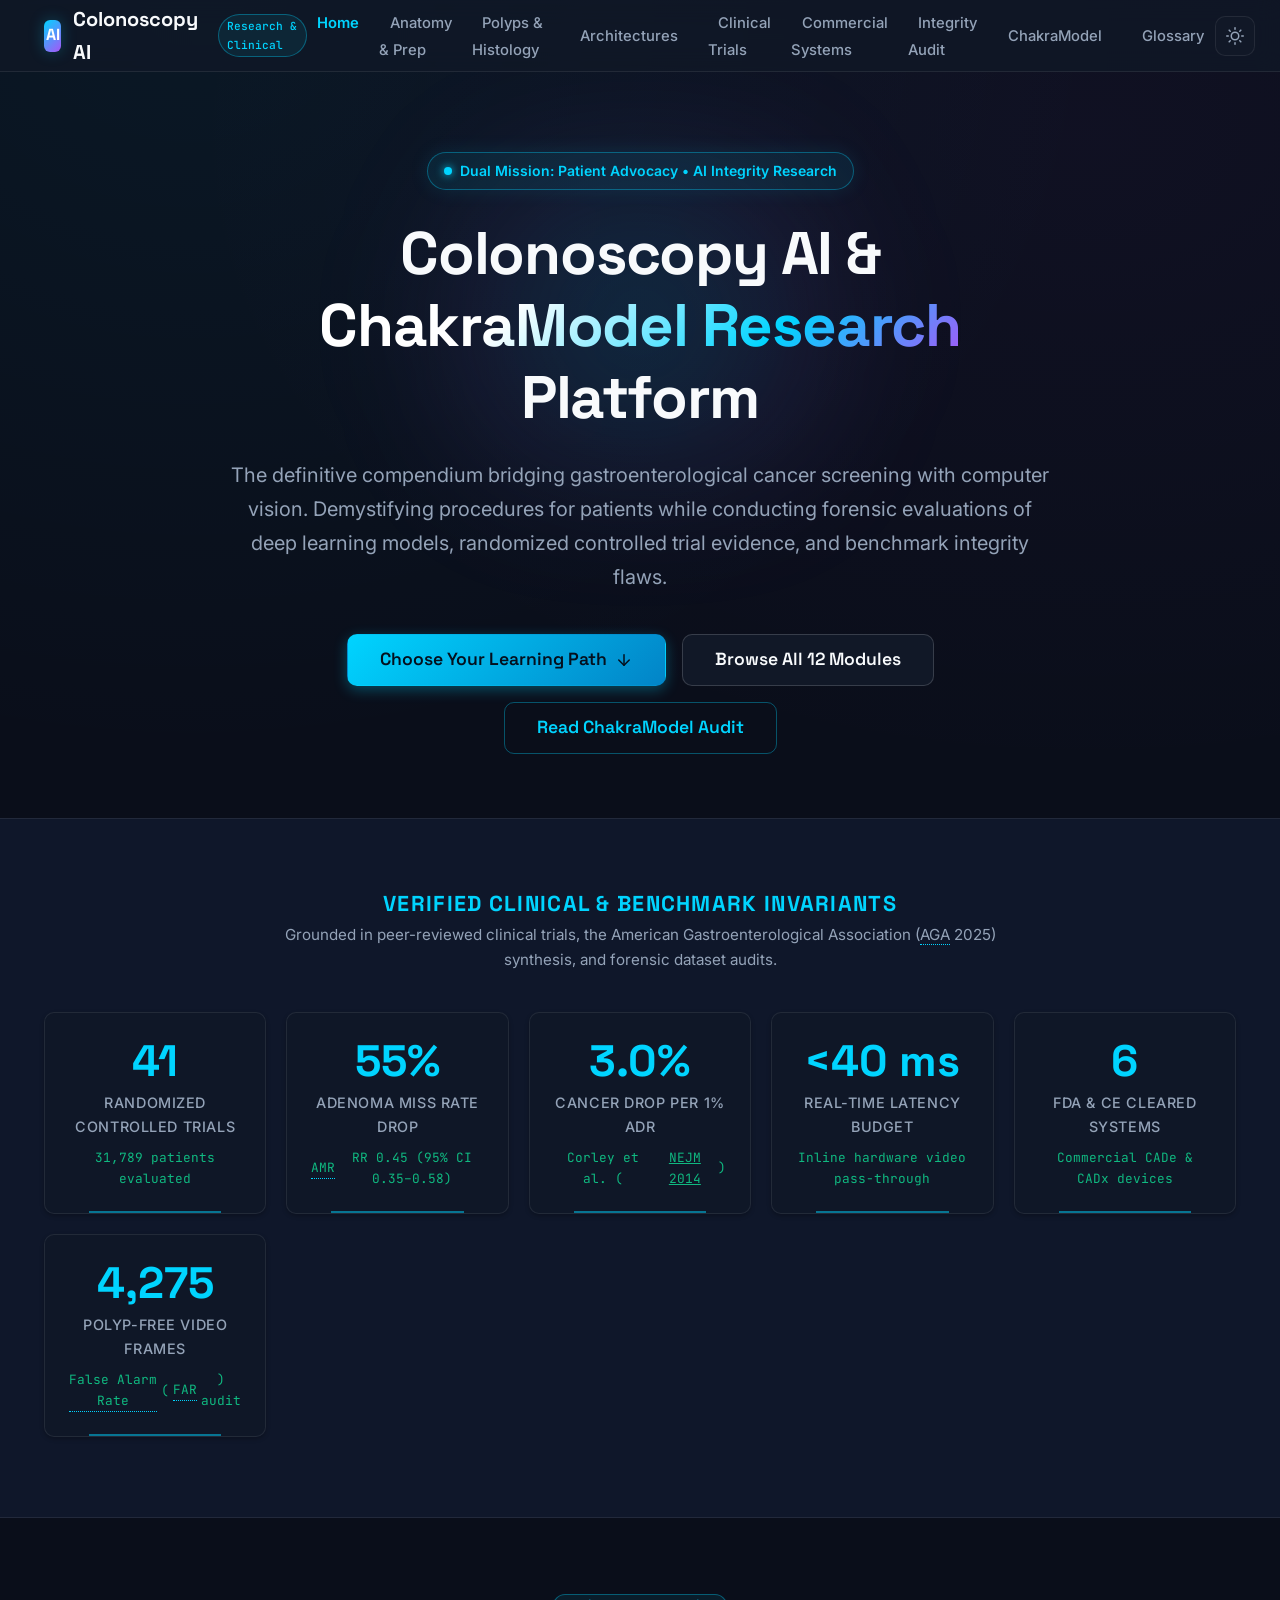
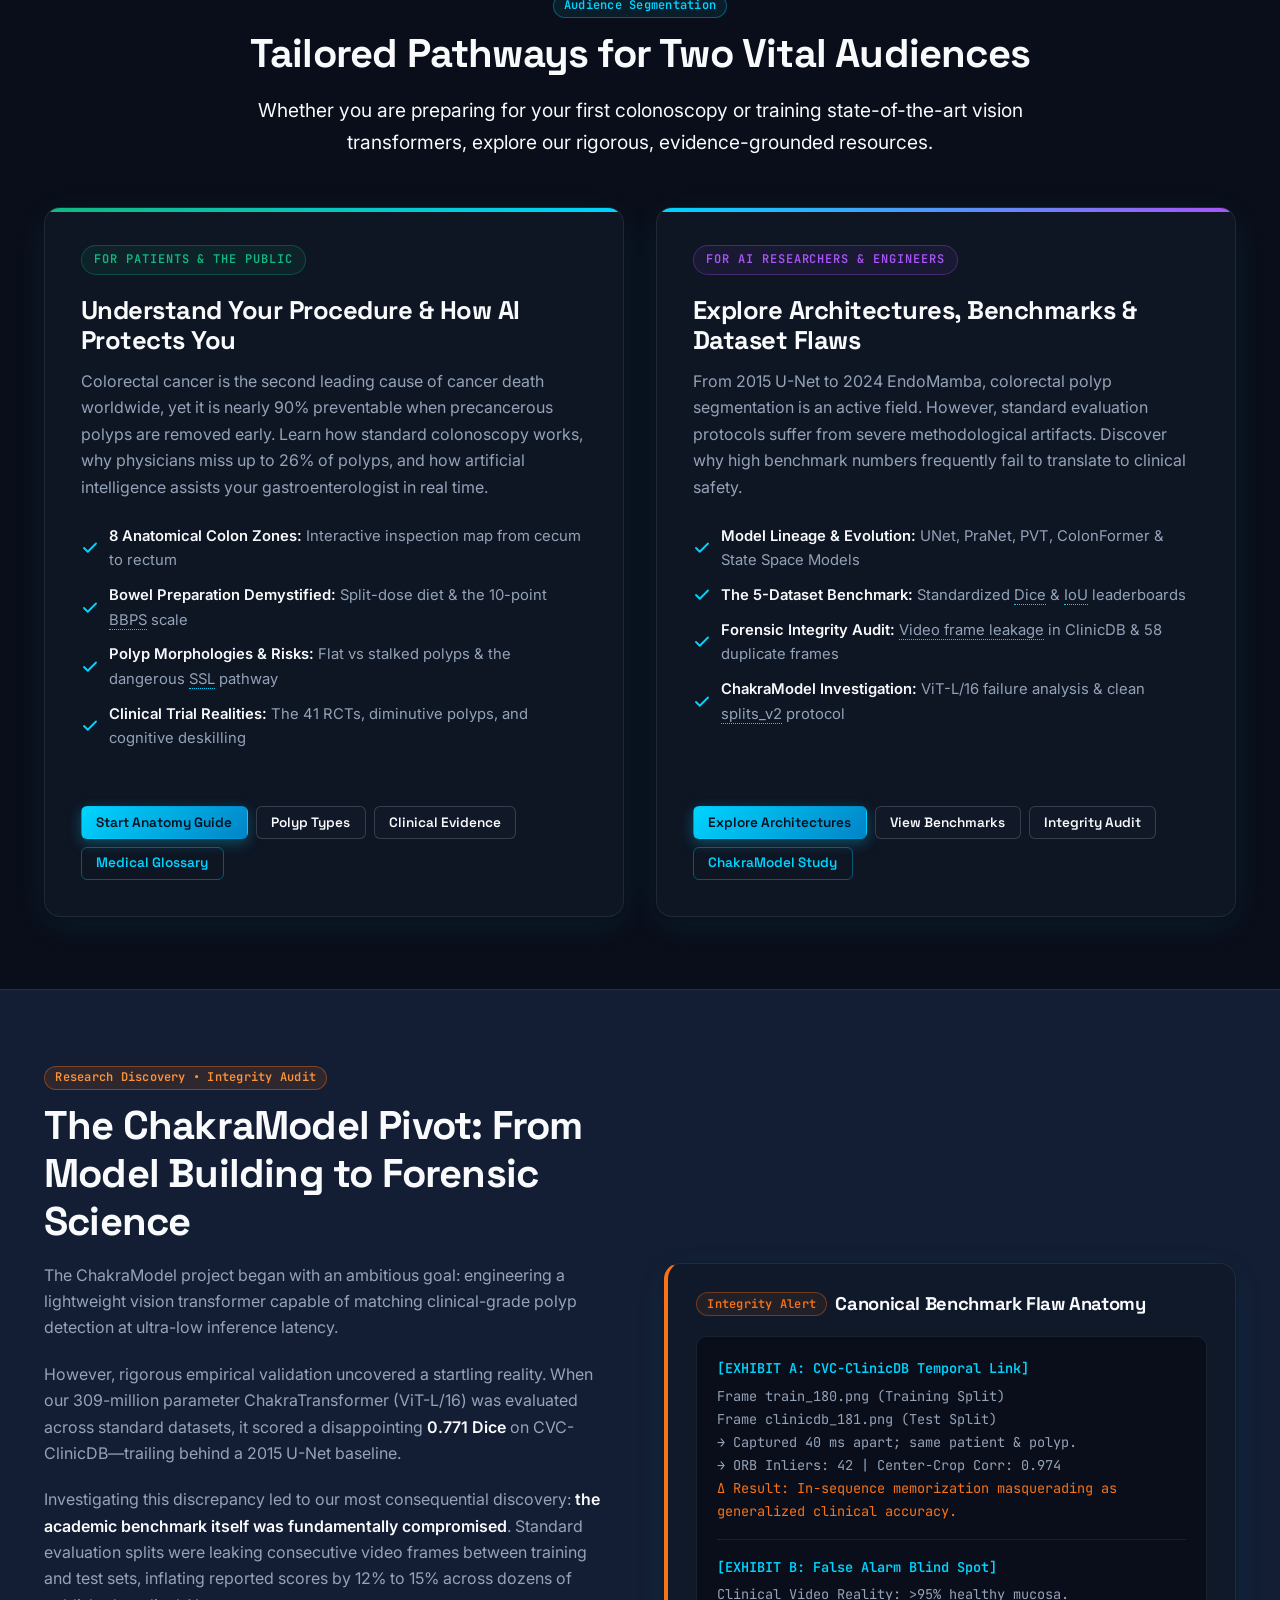
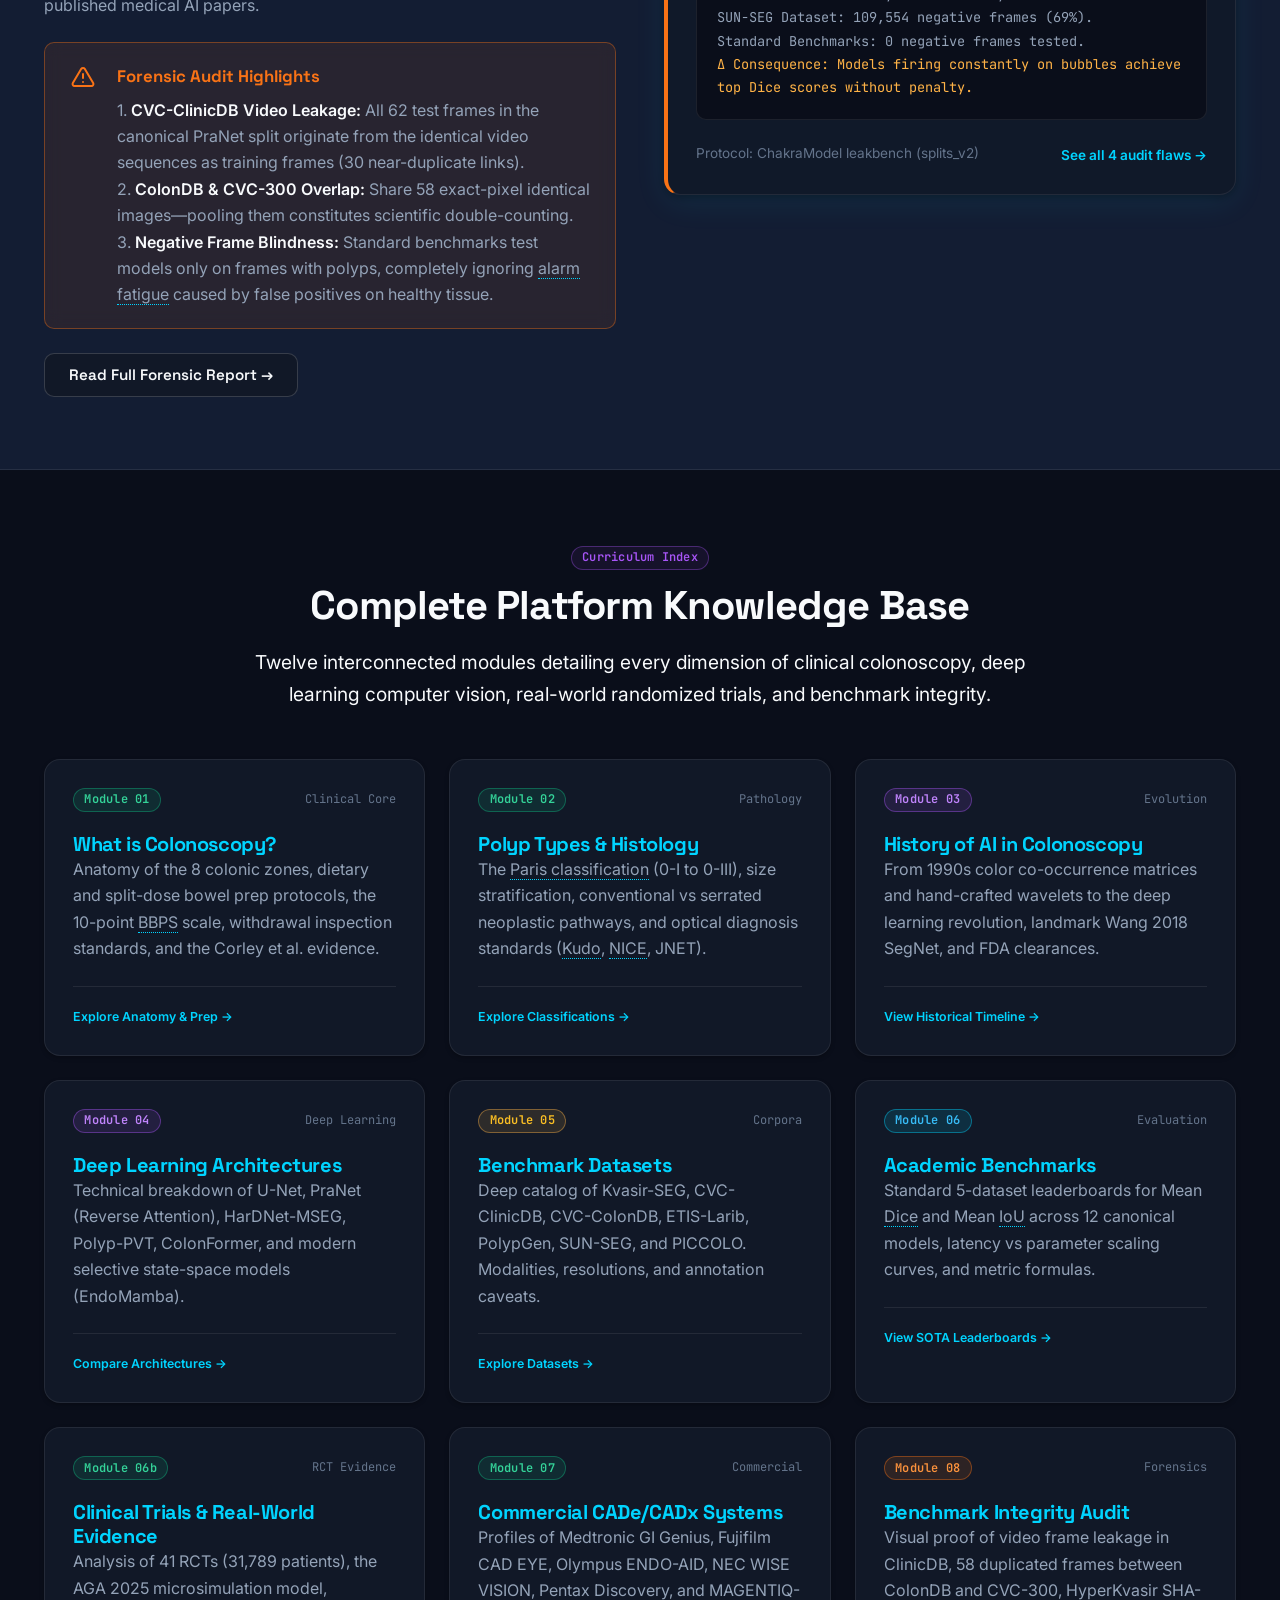
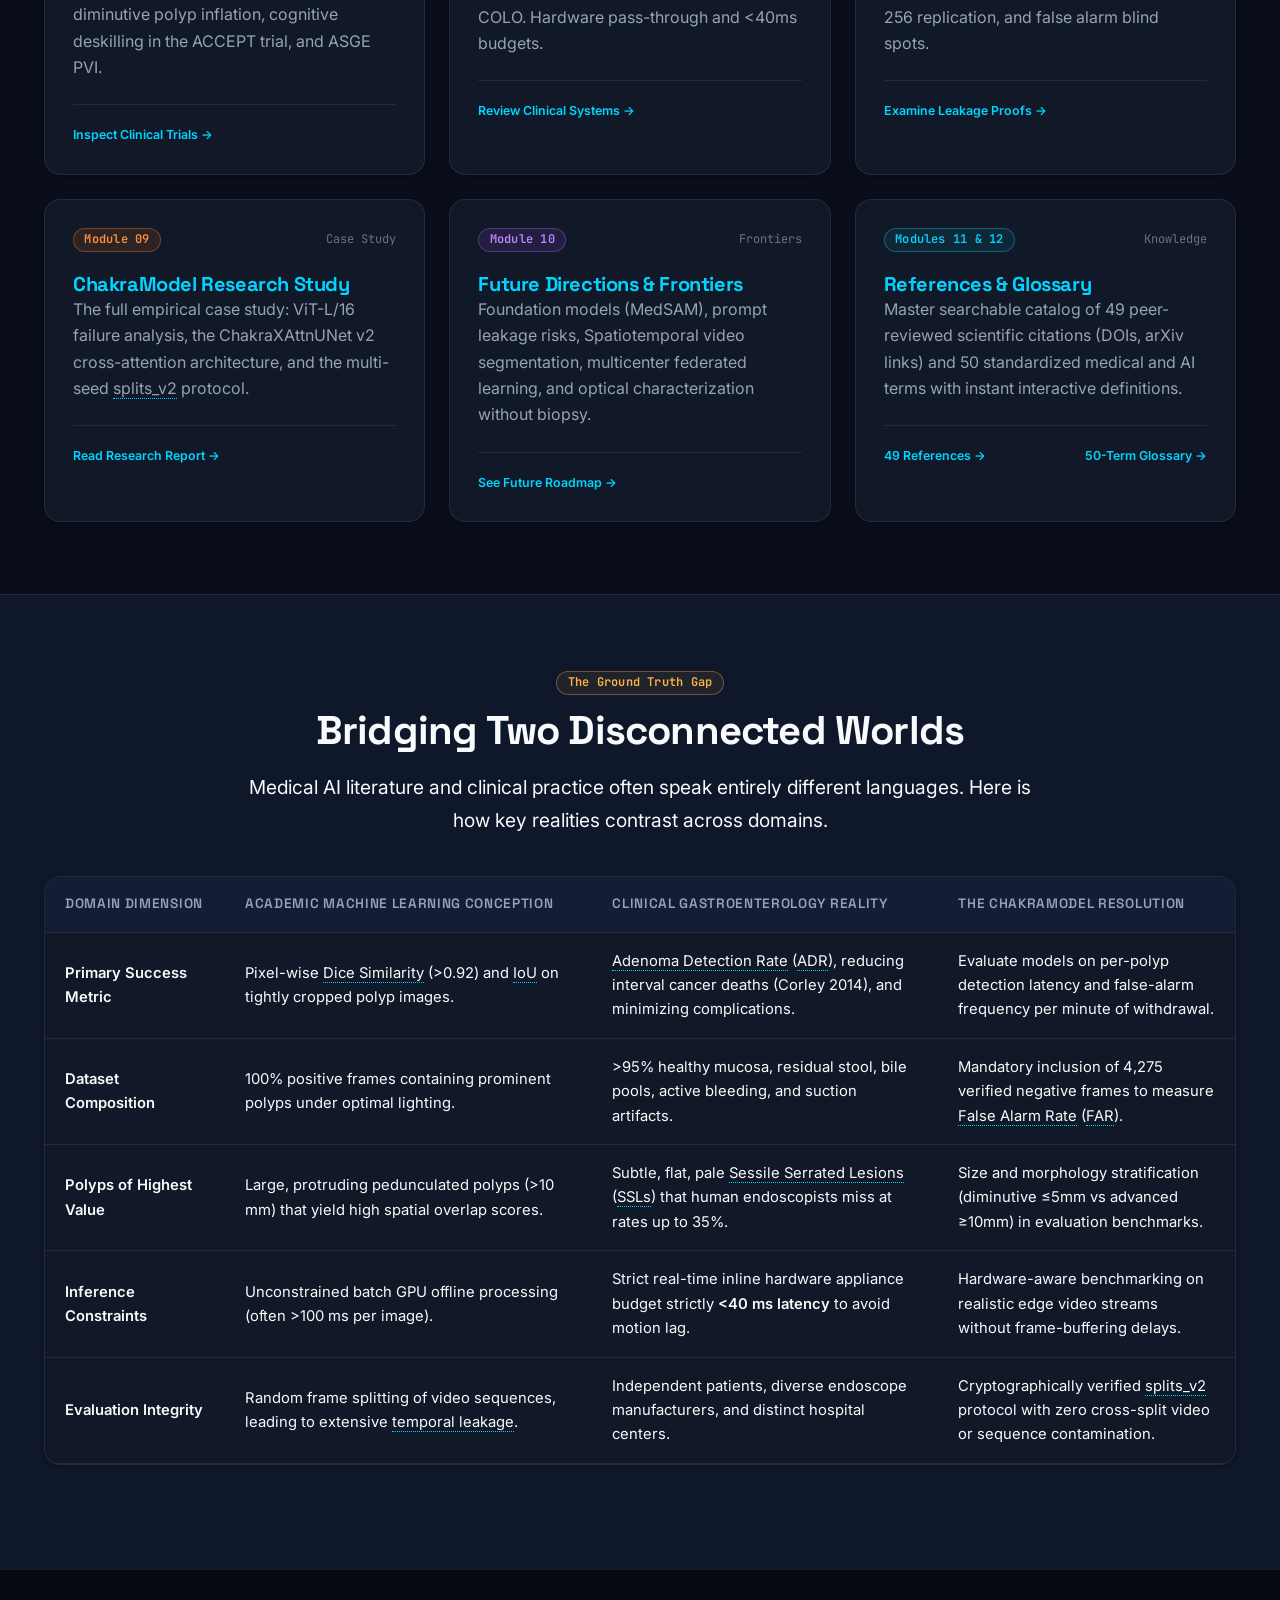
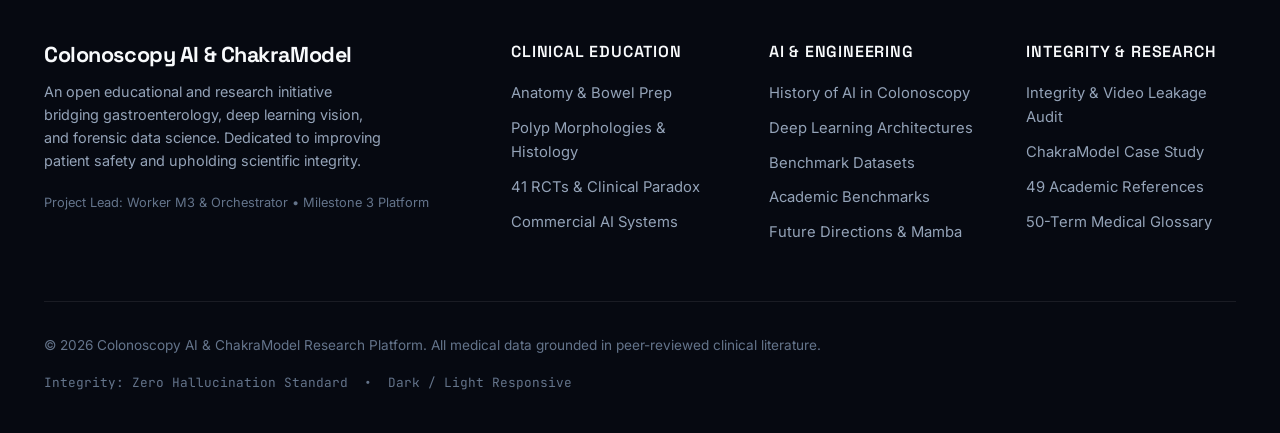
<file: index.html>
<!DOCTYPE html>
<html lang="en" data-theme="dark">
<head>
  <meta charset="UTF-8">
  <meta name="viewport" content="width=device-width, initial-scale=1.0">
  <meta name="description" content="Colonoscopy AI Education & ChakraModel Research Platform. Bridging clinical colorectal cancer prevention with deep learning architectures, randomized controlled trial evidence, and dataset integrity audits.">
  <title>Colonoscopy AI & ChakraModel Research Platform</title>
  <link rel="stylesheet" href="assets/css/main.css">
  <link rel="preconnect" href="https://fonts.googleapis.com">
  <link rel="preconnect" href="https://fonts.gstatic.com" crossorigin>
</head>
<body>
  <!-- Fixed Scroll Progress Bar -->
  <div id="scroll-progress" aria-hidden="true"></div>

  <!-- Sticky Site Navigation Header -->
  <header class="site-header" role="banner">
    <div class="container nav-container">
      <a href="index.html" class="brand-logo" aria-label="Colonoscopy AI Home">
        <div class="brand-icon">AI</div>
        <span>Colonoscopy AI</span>
        <span class="brand-badge">Research & Clinical</span>
      </a>

      <nav role="navigation" aria-label="Main Navigation">
        <ul class="nav-menu">
          <li><a href="index.html" class="nav-link active">Home</a></li>
          <li><a href="pages/01-what-is-colonoscopy.html" class="nav-link">Anatomy & Prep</a></li>
          <li><a href="pages/02-polyp-types.html" class="nav-link">Polyps & Histology</a></li>
          <li><a href="pages/04-architectures.html" class="nav-link">Architectures</a></li>
          <li><a href="pages/06b-clinical-evidence.html" class="nav-link">Clinical Trials</a></li>
          <li><a href="pages/07-clinical-systems.html" class="nav-link">Commercial Systems</a></li>
          <li><a href="pages/08-benchmark-integrity.html" class="nav-link">Integrity Audit</a></li>
          <li><a href="pages/09-chakramodel.html" class="nav-link">ChakraModel</a></li>
          <li><a href="pages/12-glossary.html" class="nav-link">Glossary</a></li>
        </ul>
      </nav>

      <div class="nav-actions">
        <button class="theme-toggle-btn" type="button" aria-label="Toggle dark and light theme">
          <svg width="18" height="18" viewBox="0 0 24 24" fill="none" stroke="currentColor" stroke-width="2" stroke-linecap="round" stroke-linejoin="round" aria-hidden="true">
            <circle cx="12" cy="12" r="5"></circle>
            <line x1="12" y1="1" x2="12" y2="3"></line>
            <line x1="12" y1="21" x2="12" y2="23"></line>
            <line x1="4.22" y1="4.22" x2="5.64" y2="5.64"></line>
            <line x1="18.36" y1="18.36" x2="19.78" y2="19.78"></line>
            <line x1="1" y1="12" x2="3" y2="12"></line>
            <line x1="21" y1="12" x2="23" y2="12"></line>
            <line x1="4.22" y1="19.78" x2="5.64" y2="18.36"></line>
            <line x1="18.36" y1="5.64" x2="19.78" y2="4.22"></line>
          </svg>
        </button>
        <button class="hamburger-btn" type="button" aria-label="Open Navigation Menu" aria-expanded="false">
          <svg width="22" height="22" viewBox="0 0 24 24" fill="none" stroke="currentColor" stroke-width="2" stroke-linecap="round" stroke-linejoin="round" aria-hidden="true">
            <line x1="3" y1="12" x2="21" y2="12"></line>
            <line x1="3" y1="6" x2="21" y2="6"></line>
            <line x1="3" y1="18" x2="21" y2="18"></line>
          </svg>
        </button>
      </div>
    </div>
  </header>

  <!-- Mobile Navigation Drawer -->
  <div class="mobile-nav-drawer" role="dialog" aria-modal="true" aria-label="Mobile Navigation">
    <div style="font-family: var(--font-heading); font-size: 0.8rem; text-transform: uppercase; color: var(--color-teal); letter-spacing: 0.08em; margin-bottom: 0.5rem;">Clinical Education</div>
    <a href="index.html" class="nav-link active">00. Home / Portal Overview</a>
    <a href="pages/01-what-is-colonoscopy.html" class="nav-link">01. What is Colonoscopy? Anatomy & Prep</a>
    <a href="pages/02-polyp-types.html" class="nav-link">02. Polyp Types & Morphology</a>
    <a href="pages/06b-clinical-evidence.html" class="nav-link">06b. Clinical Trials & Real-World Evidence</a>
    <a href="pages/07-clinical-systems.html" class="nav-link">07. Commercial CADe/CADx Systems</a>

    <div style="font-family: var(--font-heading); font-size: 0.8rem; text-transform: uppercase; color: var(--color-purple); letter-spacing: 0.08em; margin: 1.25rem 0 0.5rem;">AI Engineering & Research</div>
    <a href="pages/03-ai-history.html" class="nav-link">03. History of AI in Colonoscopy</a>
    <a href="pages/04-architectures.html" class="nav-link">04. Deep Learning Architectures</a>
    <a href="pages/05-datasets.html" class="nav-link">05. Benchmark Datasets</a>
    <a href="pages/06-benchmarks.html" class="nav-link">06. Academic Benchmarks</a>
    <a href="pages/08-benchmark-integrity.html" class="nav-link">08. Benchmark Integrity Audit</a>
    <a href="pages/09-chakramodel.html" class="nav-link">09. ChakraModel Research Project</a>
    <a href="pages/10-future.html" class="nav-link">10. Future Directions & Open Frontiers</a>

    <div style="font-family: var(--font-heading); font-size: 0.8rem; text-transform: uppercase; color: var(--color-amber); letter-spacing: 0.08em; margin: 1.25rem 0 0.5rem;">Knowledge Resources</div>
    <a href="pages/11-references.html" class="nav-link">11. Scientific References (49 Papers)</a>
    <a href="pages/12-glossary.html" class="nav-link">12. Medical & Technical Glossary (50 Terms)</a>
  </div>

  <main id="main-content">
    <!-- Hero Section with Glowing Backdrop -->
    <section class="hero">
      <div class="hero-glow" aria-hidden="true"></div>
      <div class="container hero-content">
        <div class="hero-badge">
          <span class="dot" aria-hidden="true"></span>
          <span>Dual Mission: Patient Advocacy &bull; AI Integrity Research</span>
        </div>

        <h1 class="hero-title">
          Colonoscopy AI & <span class="gradient-text">ChakraModel Research</span> Platform
        </h1>

        <p class="hero-subtitle">
          The definitive compendium bridging gastroenterological cancer screening with computer vision. 
          Demystifying procedures for patients while conducting forensic evaluations of deep learning models, 
          randomized controlled trial evidence, and benchmark integrity flaws.
        </p>

        <div class="hero-actions">
          <a href="#audience-paths" class="btn btn-primary btn-lg">
            Choose Your Learning Path
            <svg width="18" height="18" viewBox="0 0 24 24" fill="none" stroke="currentColor" stroke-width="2" stroke-linecap="round" stroke-linejoin="round" aria-hidden="true"><line x1="12" y1="5" x2="12" y2="19"></line><polyline points="19 12 12 19 5 12"></polyline></svg>
          </a>
          <a href="#quick-navigation" class="btn btn-secondary btn-lg">
            Browse All 12 Modules
          </a>
          <a href="pages/09-chakramodel.html" class="btn btn-outline btn-lg">
            Read ChakraModel Audit
          </a>
        </div>
      </div>
    </section>

    <!-- Key Statistics Verified Counters Section -->
    <section class="section section-sm" style="background: var(--bg-secondary); border-top: 1px solid var(--border-subtle); border-bottom: 1px solid var(--border-subtle);">
      <div class="container">
        <div style="text-align: center; max-width: 720px; margin: 0 auto 1.5rem;">
          <h2 style="font-size: 1.35rem; text-transform: uppercase; letter-spacing: 0.06em; color: var(--color-teal); margin-bottom: 0.35rem;">
            Verified Clinical & Benchmark Invariants
          </h2>
          <p style="font-size: 0.95rem; margin-bottom: 0;">
            Grounded in peer-reviewed clinical trials, the American Gastroenterological Association (<span class="glossary-term" data-term="adr">AGA</span> 2025) synthesis, and forensic dataset audits.
          </p>
        </div>

        <div class="stat-grid">
          <div class="stat-card">
            <div class="stat-value">41</div>
            <div class="stat-label">Randomized Controlled Trials</div>
            <div class="stat-delta">31,789 patients evaluated</div>
          </div>

          <div class="stat-card">
            <div class="stat-value">55%</div>
            <div class="stat-label">Adenoma Miss Rate Drop</div>
            <div class="stat-delta"><span class="glossary-term" data-term="amr">AMR</span> RR 0.45 (95% CI 0.35–0.58)</div>
          </div>

          <div class="stat-card">
            <div class="stat-value">3.0%</div>
            <div class="stat-label">Cancer Drop Per 1% ADR</div>
            <div class="stat-delta">Corley et al. (<a href="pages/01-what-is-colonoscopy.html#corley-evidence" style="color: inherit; text-decoration: underline;">NEJM 2014</a>)</div>
          </div>

          <div class="stat-card">
            <div class="stat-value">&lt;40 ms</div>
            <div class="stat-label">Real-Time Latency Budget</div>
            <div class="stat-delta">Inline hardware video pass-through</div>
          </div>

          <div class="stat-card">
            <div class="stat-value">6</div>
            <div class="stat-label">FDA & CE Cleared Systems</div>
            <div class="stat-delta">Commercial CADe & CADx devices</div>
          </div>

          <div class="stat-card">
            <div class="stat-value">4,275</div>
            <div class="stat-label">Polyp-Free Video Frames</div>
            <div class="stat-delta"><span class="glossary-term" data-term="far">False Alarm Rate</span> (<span class="glossary-term" data-term="far">FAR</span>) audit</div>
          </div>
        </div>
      </div>
    </section>

    <!-- Dual Audience Paths -->
    <section id="audience-paths" class="section">
      <div class="container">
        <div style="text-align: center; max-width: 800px; margin: 0 auto 3rem;">
          <span class="badge badge-teal">Audience Segmentation</span>
          <h2 style="margin-top: 0.75rem;">Tailored Pathways for Two Vital Audiences</h2>
          <p class="lead">
            Whether you are preparing for your first colonoscopy or training state-of-the-art vision transformers, 
            explore our rigorous, evidence-grounded resources.
          </p>
        </div>

        <div class="audience-grid">
          <!-- Pathway 1: Public & Patients -->
          <article class="audience-card audience-card--public">
            <div>
              <span class="audience-tag">For Patients & The Public</span>
              <h3>Understand Your Procedure & How AI Protects You</h3>
              <p>
                Colorectal cancer is the second leading cause of cancer death worldwide, yet it is nearly 90% preventable when precancerous polyps are removed early. Learn how standard colonoscopy works, why physicians miss up to 26% of polyps, and how artificial intelligence assists your gastroenterologist in real time.
              </p>

              <ul class="audience-card-features">
                <li>
                  <svg width="18" height="18" viewBox="0 0 24 24" fill="none" stroke="currentColor" stroke-width="2.5" stroke-linecap="round" stroke-linejoin="round" aria-hidden="true"><polyline points="20 6 9 17 4 12"></polyline></svg>
                  <span><strong>8 Anatomical Colon Zones:</strong> Interactive inspection map from cecum to rectum</span>
                </li>
                <li>
                  <svg width="18" height="18" viewBox="0 0 24 24" fill="none" stroke="currentColor" stroke-width="2.5" stroke-linecap="round" stroke-linejoin="round" aria-hidden="true"><polyline points="20 6 9 17 4 12"></polyline></svg>
                  <span><strong>Bowel Preparation Demystified:</strong> Split-dose diet & the 10-point <span class="glossary-term" data-term="bbps">BBPS</span> scale</span>
                </li>
                <li>
                  <svg width="18" height="18" viewBox="0 0 24 24" fill="none" stroke="currentColor" stroke-width="2.5" stroke-linecap="round" stroke-linejoin="round" aria-hidden="true"><polyline points="20 6 9 17 4 12"></polyline></svg>
                  <span><strong>Polyp Morphologies & Risks:</strong> Flat vs stalked polyps & the dangerous <span class="glossary-term" data-term="sessile-serrated-lesion">SSL</span> pathway</span>
                </li>
                <li>
                  <svg width="18" height="18" viewBox="0 0 24 24" fill="none" stroke="currentColor" stroke-width="2.5" stroke-linecap="round" stroke-linejoin="round" aria-hidden="true"><polyline points="20 6 9 17 4 12"></polyline></svg>
                  <span><strong>Clinical Trial Realities:</strong> The 41 RCTs, diminutive polyps, and cognitive deskilling</span>
                </li>
              </ul>
            </div>

            <div class="flex flex-wrap gap-sm" style="margin-top: 1.5rem;">
              <a href="pages/01-what-is-colonoscopy.html" class="btn btn-primary btn-sm">Start Anatomy Guide</a>
              <a href="pages/02-polyp-types.html" class="btn btn-secondary btn-sm">Polyp Types</a>
              <a href="pages/06b-clinical-evidence.html" class="btn btn-secondary btn-sm">Clinical Evidence</a>
              <a href="pages/12-glossary.html" class="btn btn-outline btn-sm">Medical Glossary</a>
            </div>
          </article>

          <!-- Pathway 2: Researchers & Engineers -->
          <article class="audience-card audience-card--researcher">
            <div>
              <span class="audience-tag">For AI Researchers & Engineers</span>
              <h3>Explore Architectures, Benchmarks & Dataset Flaws</h3>
              <p>
                From 2015 U-Net to 2024 EndoMamba, colorectal polyp segmentation is an active field. However, standard evaluation protocols suffer from severe methodological artifacts. Discover why high benchmark numbers frequently fail to translate to clinical safety.
              </p>

              <ul class="audience-card-features">
                <li>
                  <svg width="18" height="18" viewBox="0 0 24 24" fill="none" stroke="currentColor" stroke-width="2.5" stroke-linecap="round" stroke-linejoin="round" aria-hidden="true"><polyline points="20 6 9 17 4 12"></polyline></svg>
                  <span><strong>Model Lineage & Evolution:</strong> UNet, PraNet, PVT, ColonFormer & State Space Models</span>
                </li>
                <li>
                  <svg width="18" height="18" viewBox="0 0 24 24" fill="none" stroke="currentColor" stroke-width="2.5" stroke-linecap="round" stroke-linejoin="round" aria-hidden="true"><polyline points="20 6 9 17 4 12"></polyline></svg>
                  <span><strong>The 5-Dataset Benchmark:</strong> Standardized <span class="glossary-term" data-term="dice">Dice</span> & <span class="glossary-term" data-term="iou">IoU</span> leaderboards</span>
                </li>
                <li>
                  <svg width="18" height="18" viewBox="0 0 24 24" fill="none" stroke="currentColor" stroke-width="2.5" stroke-linecap="round" stroke-linejoin="round" aria-hidden="true"><polyline points="20 6 9 17 4 12"></polyline></svg>
                  <span><strong>Forensic Integrity Audit:</strong> <span class="glossary-term" data-term="video-frame-leakage">Video frame leakage</span> in ClinicDB & 58 duplicate frames</span>
                </li>
                <li>
                  <svg width="18" height="18" viewBox="0 0 24 24" fill="none" stroke="currentColor" stroke-width="2.5" stroke-linecap="round" stroke-linejoin="round" aria-hidden="true"><polyline points="20 6 9 17 4 12"></polyline></svg>
                  <span><strong>ChakraModel Investigation:</strong> ViT-L/16 failure analysis & clean <span class="glossary-term" data-term="splits_v2">splits_v2</span> protocol</span>
                </li>
              </ul>
            </div>

            <div class="flex flex-wrap gap-sm" style="margin-top: 1.5rem;">
              <a href="pages/04-architectures.html" class="btn btn-primary btn-sm">Explore Architectures</a>
              <a href="pages/06-benchmarks.html" class="btn btn-secondary btn-sm">View Benchmarks</a>
              <a href="pages/08-benchmark-integrity.html" class="btn btn-secondary btn-sm">Integrity Audit</a>
              <a href="pages/09-chakramodel.html" class="btn btn-outline btn-sm">ChakraModel Study</a>
            </div>
          </article>
        </div>
      </div>
    </section>

    <!-- The ChakraModel Project & Benchmark Integrity Revelation -->
    <section class="section" style="background: var(--bg-tertiary); border-top: 1px solid var(--border-subtle); border-bottom: 1px solid var(--border-subtle);">
      <div class="container">
        <div class="grid grid-2" style="align-items: center; gap: 3rem;">
          <div>
            <span class="badge badge-integrity">Research Discovery &bull; Integrity Audit</span>
            <h2 style="margin-top: 0.75rem;">The ChakraModel Pivot: From Model Building to Forensic Science</h2>
            <p>
              The ChakraModel project began with an ambitious goal: engineering a lightweight vision transformer capable of matching clinical-grade polyp detection at ultra-low inference latency.
            </p>
            <p>
              However, rigorous empirical validation uncovered a startling reality. When our 309-million parameter ChakraTransformer (ViT-L/16) was evaluated across standard datasets, it scored a disappointing <strong>0.771 Dice</strong> on CVC-ClinicDB—trailing behind a 2015 U-Net baseline.
            </p>
            <p>
              Investigating this discrepancy led to our most consequential discovery: <strong>the academic benchmark itself was fundamentally compromised</strong>. Standard evaluation splits were leaking consecutive video frames between training and test sets, inflating reported scores by 12% to 15% across dozens of published medical AI papers.
            </p>

            <div class="alert alert-integrity" style="margin: 1.5rem 0;">
              <div class="alert-icon">
                <svg width="24" height="24" viewBox="0 0 24 24" fill="none" stroke="currentColor" stroke-width="2" stroke-linecap="round" stroke-linejoin="round" aria-hidden="true"><path d="M10.29 3.86L1.82 18a2 2 0 0 0 1.71 3h16.94a2 2 0 0 0 1.71-3L13.71 3.86a2 2 0 0 0-3.42 0z"></path><line x1="12" y1="9" x2="12" y2="13"></line><line x1="12" y1="17" x2="12.01" y2="17"></line></svg>
              </div>
              <div class="alert-content">
                <div class="alert-title">Forensic Audit Highlights</div>
                <p>
                  1. <strong>CVC-ClinicDB Video Leakage:</strong> All 62 test frames in the canonical PraNet split originate from the identical video sequences as training frames (30 near-duplicate links).<br>
                  2. <strong>ColonDB & CVC-300 Overlap:</strong> Share 58 exact-pixel identical images—pooling them constitutes scientific double-counting.<br>
                  3. <strong>Negative Frame Blindness:</strong> Standard benchmarks test models only on frames with polyps, completely ignoring <span class="glossary-term" data-term="alarm-fatigue">alarm fatigue</span> caused by false positives on healthy tissue.
                </p>
              </div>
            </div>

            <a href="pages/09-chakramodel.html" class="btn btn-secondary">
              Read Full Forensic Report &rarr;
            </a>
          </div>

          <!-- Visual Artifact Representation -->
          <div>
            <div class="card card-glass" style="border-left: 4px solid var(--color-coral);">
              <div class="card-header">
                <h3 class="card-title" style="font-size: 1.15rem; display: flex; align-items: center; gap: 0.5rem;">
                  <span class="badge badge-coral">Integrity Alert</span>
                  Canonical Benchmark Flaw Anatomy
                </h3>
              </div>
              <div class="card-body">
                <div style="font-family: var(--font-mono); font-size: 0.85rem; background: var(--bg-primary); padding: 1.25rem; border-radius: var(--radius-md); border: 1px solid var(--border-subtle); line-height: 1.7;">
                  <div style="color: var(--color-teal); font-weight: 600;">[EXHIBIT A: CVC-ClinicDB Temporal Link]</div>
                  <div style="color: var(--text-secondary); margin-top: 0.25rem;">
                    Frame train_180.png (Training Split)<br>
                    Frame clinicdb_181.png (Test Split)<br>
                    &rarr; Captured 40 ms apart; same patient & polyp.<br>
                    &rarr; ORB Inliers: 42 | Center-Crop Corr: 0.974<br>
                    <span style="color: var(--color-coral);">&Delta; Result: In-sequence memorization masquerading as generalized clinical accuracy.</span>
                  </div>

                  <hr style="margin: 1rem 0; border-color: var(--border-subtle);">

                  <div style="color: var(--color-teal); font-weight: 600;">[EXHIBIT B: False Alarm Blind Spot]</div>
                  <div style="color: var(--text-secondary); margin-top: 0.25rem;">
                    Clinical Video Reality: &gt;95% healthy mucosa.<br>
                    SUN-SEG Dataset: 109,554 negative frames (69%).<br>
                    Standard Benchmarks: 0 negative frames tested.<br>
                    <span style="color: var(--color-amber);">&Delta; Consequence: Models firing constantly on bubbles achieve top Dice scores without penalty.</span>
                  </div>
                </div>

                <div style="margin-top: 1.25rem; display: flex; justify-content: space-between; align-items: center;">
                  <span style="font-size: 0.85rem; color: var(--text-muted);">Protocol: ChakraModel leakbench (splits_v2)</span>
                  <a href="pages/08-benchmark-integrity.html" class="tooltip-link" style="font-size: 0.85rem;">See all 4 audit flaws &rarr;</a>
                </div>
              </div>
            </div>
          </div>
        </div>
      </div>
    </section>

    <!-- Comprehensive 12-Module Quick Navigation Grid -->
    <section id="quick-navigation" class="section">
      <div class="container">
        <div style="text-align: center; max-width: 800px; margin: 0 auto 3rem;">
          <span class="badge badge-purple">Curriculum Index</span>
          <h2 style="margin-top: 0.75rem;">Complete Platform Knowledge Base</h2>
          <p class="lead">
            Twelve interconnected modules detailing every dimension of clinical colonoscopy, deep learning computer vision, real-world randomized trials, and benchmark integrity.
          </p>
        </div>

        <div class="grid grid-3">
          <!-- Card 01 -->
          <article class="card card-interactive">
            <div class="card-header">
              <span class="badge badge-clinical">Module 01</span>
              <span style="font-family: var(--font-mono); font-size: 0.75rem; color: var(--text-muted);">Clinical Core</span>
            </div>
            <h3 class="card-title"><a href="pages/01-what-is-colonoscopy.html">What is Colonoscopy?</a></h3>
            <p class="card-body">
              Anatomy of the 8 colonic zones, dietary and split-dose bowel prep protocols, the 10-point <span class="glossary-term" data-term="bbps">BBPS</span> scale, withdrawal inspection standards, and the Corley et al. evidence.
            </p>
            <div class="card-footer">
              <a href="pages/01-what-is-colonoscopy.html" class="tooltip-link">Explore Anatomy & Prep &rarr;</a>
            </div>
          </article>

          <!-- Card 02 -->
          <article class="card card-interactive">
            <div class="card-header">
              <span class="badge badge-clinical">Module 02</span>
              <span style="font-family: var(--font-mono); font-size: 0.75rem; color: var(--text-muted);">Pathology</span>
            </div>
            <h3 class="card-title"><a href="pages/02-polyp-types.html">Polyp Types & Histology</a></h3>
            <p class="card-body">
              The <span class="glossary-term" data-term="paris-classification">Paris classification</span> (0-I to 0-III), size stratification, conventional vs serrated neoplastic pathways, and optical diagnosis standards (<span class="glossary-term" data-term="kudo-pit-pattern">Kudo</span>, <span class="glossary-term" data-term="nice-classification">NICE</span>, JNET).
            </p>
            <div class="card-footer">
              <a href="pages/02-polyp-types.html" class="tooltip-link">Explore Classifications &rarr;</a>
            </div>
          </article>

          <!-- Card 03 -->
          <article class="card card-interactive">
            <div class="card-header">
              <span class="badge badge-arch">Module 03</span>
              <span style="font-family: var(--font-mono); font-size: 0.75rem; color: var(--text-muted);">Evolution</span>
            </div>
            <h3 class="card-title"><a href="pages/03-ai-history.html">History of AI in Colonoscopy</a></h3>
            <p class="card-body">
              From 1990s color co-occurrence matrices and hand-crafted wavelets to the deep learning revolution, landmark Wang 2018 SegNet, and FDA clearances.
            </p>
            <div class="card-footer">
              <a href="pages/03-ai-history.html" class="tooltip-link">View Historical Timeline &rarr;</a>
            </div>
          </article>

          <!-- Card 04 -->
          <article class="card card-interactive">
            <div class="card-header">
              <span class="badge badge-arch">Module 04</span>
              <span style="font-family: var(--font-mono); font-size: 0.75rem; color: var(--text-muted);">Deep Learning</span>
            </div>
            <h3 class="card-title"><a href="pages/04-architectures.html">Deep Learning Architectures</a></h3>
            <p class="card-body">
              Technical breakdown of U-Net, PraNet (Reverse Attention), HarDNet-MSEG, Polyp-PVT, ColonFormer, and modern selective state-space models (EndoMamba).
            </p>
            <div class="card-footer">
              <a href="pages/04-architectures.html" class="tooltip-link">Compare Architectures &rarr;</a>
            </div>
          </article>

          <!-- Card 05 -->
          <article class="card card-interactive">
            <div class="card-header">
              <span class="badge badge-dataset">Module 05</span>
              <span style="font-family: var(--font-mono); font-size: 0.75rem; color: var(--text-muted);">Corpora</span>
            </div>
            <h3 class="card-title"><a href="pages/05-datasets.html">Benchmark Datasets</a></h3>
            <p class="card-body">
              Deep catalog of Kvasir-SEG, CVC-ClinicDB, CVC-ColonDB, ETIS-Larib, PolypGen, SUN-SEG, and PICCOLO. Modalities, resolutions, and annotation caveats.
            </p>
            <div class="card-footer">
              <a href="pages/05-datasets.html" class="tooltip-link">Explore Datasets &rarr;</a>
            </div>
          </article>

          <!-- Card 06 -->
          <article class="card card-interactive">
            <div class="card-header">
              <span class="badge badge-metric">Module 06</span>
              <span style="font-family: var(--font-mono); font-size: 0.75rem; color: var(--text-muted);">Evaluation</span>
            </div>
            <h3 class="card-title"><a href="pages/06-benchmarks.html">Academic Benchmarks</a></h3>
            <p class="card-body">
              Standard 5-dataset leaderboards for Mean <span class="glossary-term" data-term="dice">Dice</span> and Mean <span class="glossary-term" data-term="iou">IoU</span> across 12 canonical models, latency vs parameter scaling curves, and metric formulas.
            </p>
            <div class="card-footer">
              <a href="pages/06-benchmarks.html" class="tooltip-link">View SOTA Leaderboards &rarr;</a>
            </div>
          </article>

          <!-- Card 06b -->
          <article class="card card-interactive">
            <div class="card-header">
              <span class="badge badge-clinical">Module 06b</span>
              <span style="font-family: var(--font-mono); font-size: 0.75rem; color: var(--text-muted);">RCT Evidence</span>
            </div>
            <h3 class="card-title"><a href="pages/06b-clinical-evidence.html">Clinical Trials & Real-World Evidence</a></h3>
            <p class="card-body">
              Analysis of 41 RCTs (31,789 patients), the AGA 2025 microsimulation model, diminutive polyp inflation, cognitive deskilling in the ACCEPT trial, and ASGE PVI.
            </p>
            <div class="card-footer">
              <a href="pages/06b-clinical-evidence.html" class="tooltip-link">Inspect Clinical Trials &rarr;</a>
            </div>
          </article>

          <!-- Card 07 -->
          <article class="card card-interactive">
            <div class="card-header">
              <span class="badge badge-clinical">Module 07</span>
              <span style="font-family: var(--font-mono); font-size: 0.75rem; color: var(--text-muted);">Commercial</span>
            </div>
            <h3 class="card-title"><a href="pages/07-clinical-systems.html">Commercial CADe/CADx Systems</a></h3>
            <p class="card-body">
              Profiles of Medtronic GI Genius, Fujifilm CAD EYE, Olympus ENDO-AID, NEC WISE VISION, Pentax Discovery, and MAGENTIQ-COLO. Hardware pass-through and &lt;40ms budgets.
            </p>
            <div class="card-footer">
              <a href="pages/07-clinical-systems.html" class="tooltip-link">Review Clinical Systems &rarr;</a>
            </div>
          </article>

          <!-- Card 08 -->
          <article class="card card-interactive">
            <div class="card-header">
              <span class="badge badge-integrity">Module 08</span>
              <span style="font-family: var(--font-mono); font-size: 0.75rem; color: var(--text-muted);">Forensics</span>
            </div>
            <h3 class="card-title"><a href="pages/08-benchmark-integrity.html">Benchmark Integrity Audit</a></h3>
            <p class="card-body">
              Visual proof of video frame leakage in ClinicDB, 58 duplicated frames between ColonDB and CVC-300, HyperKvasir SHA-256 replication, and false alarm blind spots.
            </p>
            <div class="card-footer">
              <a href="pages/08-benchmark-integrity.html" class="tooltip-link">Examine Leakage Proofs &rarr;</a>
            </div>
          </article>

          <!-- Card 09 -->
          <article class="card card-interactive">
            <div class="card-header">
              <span class="badge badge-integrity">Module 09</span>
              <span style="font-family: var(--font-mono); font-size: 0.75rem; color: var(--text-muted);">Case Study</span>
            </div>
            <h3 class="card-title"><a href="pages/09-chakramodel.html">ChakraModel Research Study</a></h3>
            <p class="card-body">
              The full empirical case study: ViT-L/16 failure analysis, the ChakraXAttnUNet v2 cross-attention architecture, and the multi-seed <span class="glossary-term" data-term="splits_v2">splits_v2</span> protocol.
            </p>
            <div class="card-footer">
              <a href="pages/09-chakramodel.html" class="tooltip-link">Read Research Report &rarr;</a>
            </div>
          </article>

          <!-- Card 10 -->
          <article class="card card-interactive">
            <div class="card-header">
              <span class="badge badge-arch">Module 10</span>
              <span style="font-family: var(--font-mono); font-size: 0.75rem; color: var(--text-muted);">Frontiers</span>
            </div>
            <h3 class="card-title"><a href="pages/10-future.html">Future Directions & Frontiers</a></h3>
            <p class="card-body">
              Foundation models (MedSAM), prompt leakage risks, Spatiotemporal video segmentation, multicenter federated learning, and optical characterization without biopsy.
            </p>
            <div class="card-footer">
              <a href="pages/10-future.html" class="tooltip-link">See Future Roadmap &rarr;</a>
            </div>
          </article>

          <!-- Card 11 & 12 Combo -->
          <article class="card card-interactive">
            <div class="card-header">
              <span class="badge badge-teal">Modules 11 & 12</span>
              <span style="font-family: var(--font-mono); font-size: 0.75rem; color: var(--text-muted);">Knowledge</span>
            </div>
            <h3 class="card-title"><a href="pages/12-glossary.html">References & Glossary</a></h3>
            <p class="card-body">
              Master searchable catalog of 49 peer-reviewed scientific citations (DOIs, arXiv links) and 50 standardized medical and AI terms with instant interactive definitions.
            </p>
            <div class="card-footer flex flex-between">
              <a href="pages/11-references.html" class="tooltip-link">49 References &rarr;</a>
              <a href="pages/12-glossary.html" class="tooltip-link">50-Term Glossary &rarr;</a>
            </div>
          </article>
        </div>
      </div>
    </section>

    <!-- The Clinical vs Engineering Reality Check Section -->
    <section class="section" style="background: var(--bg-secondary); border-top: 1px solid var(--border-subtle);">
      <div class="container">
        <div style="text-align: center; max-width: 800px; margin: 0 auto 2.5rem;">
          <span class="badge badge-amber">The Ground Truth Gap</span>
          <h2 style="margin-top: 0.75rem;">Bridging Two Disconnected Worlds</h2>
          <p class="lead">
            Medical AI literature and clinical practice often speak entirely different languages. Here is how key realities contrast across domains.
          </p>
        </div>

        <div class="table-container">
          <table class="data-table">
            <thead>
              <tr>
                <th>Domain Dimension</th>
                <th>Academic Machine Learning Conception</th>
                <th>Clinical Gastroenterology Reality</th>
                <th>The ChakraModel Resolution</th>
              </tr>
            </thead>
            <tbody>
              <tr>
                <td><strong>Primary Success Metric</strong></td>
                <td>Pixel-wise <span class="glossary-term" data-term="dice">Dice Similarity</span> (&gt;0.92) and <span class="glossary-term" data-term="iou">IoU</span> on tightly cropped polyp images.</td>
                <td><span class="glossary-term" data-term="adr">Adenoma Detection Rate</span> (<span class="glossary-term" data-term="adr">ADR</span>), reducing interval cancer deaths (Corley 2014), and minimizing complications.</td>
                <td>Evaluate models on per-polyp detection latency and false-alarm frequency per minute of withdrawal.</td>
              </tr>
              <tr>
                <td><strong>Dataset Composition</strong></td>
                <td>100% positive frames containing prominent polyps under optimal lighting.</td>
                <td>&gt;95% healthy mucosa, residual stool, bile pools, active bleeding, and suction artifacts.</td>
                <td>Mandatory inclusion of 4,275 verified negative frames to measure <span class="glossary-term" data-term="far">False Alarm Rate</span> (<span class="glossary-term" data-term="far">FAR</span>).</td>
              </tr>
              <tr>
                <td><strong>Polyps of Highest Value</strong></td>
                <td>Large, protruding pedunculated polyps (&gt;10 mm) that yield high spatial overlap scores.</td>
                <td>Subtle, flat, pale <span class="glossary-term" data-term="sessile-serrated-lesion">Sessile Serrated Lesions</span> (<span class="glossary-term" data-term="sessile-serrated-lesion">SSLs</span>) that human endoscopists miss at rates up to 35%.</td>
                <td>Size and morphology stratification (diminutive &le;5mm vs advanced &ge;10mm) in evaluation benchmarks.</td>
              </tr>
              <tr>
                <td><strong>Inference Constraints</strong></td>
                <td>Unconstrained batch GPU offline processing (often &gt;100 ms per image).</td>
                <td>Strict real-time inline hardware appliance budget strictly <strong>&lt;40 ms latency</strong> to avoid motion lag.</td>
                <td>Hardware-aware benchmarking on realistic edge video streams without frame-buffering delays.</td>
              </tr>
              <tr>
                <td><strong>Evaluation Integrity</strong></td>
                <td>Random frame splitting of video sequences, leading to extensive <span class="glossary-term" data-term="video-frame-leakage">temporal leakage</span>.</td>
                <td>Independent patients, diverse endoscope manufacturers, and distinct hospital centers.</td>
                <td>Cryptographically verified <span class="glossary-term" data-term="splits_v2">splits_v2</span> protocol with zero cross-split video or sequence contamination.</td>
              </tr>
            </tbody>
          </table>
        </div>
      </div>
    </section>
  </main>

  <!-- Global Site Footer -->
  <footer class="site-footer" role="contentinfo">
    <div class="container">
      <div class="footer-grid">
        <div class="footer-brand">
          <h4>Colonoscopy AI & ChakraModel</h4>
          <p>
            An open educational and research initiative bridging gastroenterology, deep learning vision, and forensic data science. Dedicated to improving patient safety and upholding scientific integrity.
          </p>
          <div style="margin-top: 1.25rem; font-size: 0.8rem; color: var(--text-muted);">
            Project Lead: Worker M3 & Orchestrator &bull; Milestone 3 Platform
          </div>
        </div>

        <div class="footer-col">
          <h5>Clinical Education</h5>
          <ul class="footer-links">
            <li><a href="pages/01-what-is-colonoscopy.html">Anatomy & Bowel Prep</a></li>
            <li><a href="pages/02-polyp-types.html">Polyp Morphologies & Histology</a></li>
            <li><a href="pages/06b-clinical-evidence.html">41 RCTs & Clinical Paradox</a></li>
            <li><a href="pages/07-clinical-systems.html">Commercial AI Systems</a></li>
          </ul>
        </div>

        <div class="footer-col">
          <h5>AI & Engineering</h5>
          <ul class="footer-links">
            <li><a href="pages/03-ai-history.html">History of AI in Colonoscopy</a></li>
            <li><a href="pages/04-architectures.html">Deep Learning Architectures</a></li>
            <li><a href="pages/05-datasets.html">Benchmark Datasets</a></li>
            <li><a href="pages/06-benchmarks.html">Academic Benchmarks</a></li>
            <li><a href="pages/10-future.html">Future Directions & Mamba</a></li>
          </ul>
        </div>

        <div class="footer-col">
          <h5>Integrity & Research</h5>
          <ul class="footer-links">
            <li><a href="pages/08-benchmark-integrity.html">Integrity & Video Leakage Audit</a></li>
            <li><a href="pages/09-chakramodel.html">ChakraModel Case Study</a></li>
            <li><a href="pages/11-references.html">49 Academic References</a></li>
            <li><a href="pages/12-glossary.html">50-Term Medical Glossary</a></li>
          </ul>
        </div>
      </div>

      <div class="footer-bottom">
        <div>
          &copy; 2026 Colonoscopy AI & ChakraModel Research Platform. All medical data grounded in peer-reviewed clinical literature.
        </div>
        <div class="flex gap-md" style="font-family: var(--font-mono); font-size: 0.8rem;">
          <span>Integrity: Zero Hallucination Standard</span>
          <span>&bull;</span>
          <span>Dark / Light Responsive</span>
        </div>
      </div>
    </div>
  </footer>

  <!-- Scripts -->
  <script src="assets/js/main.js"></script>
</body>
</html>
</file>
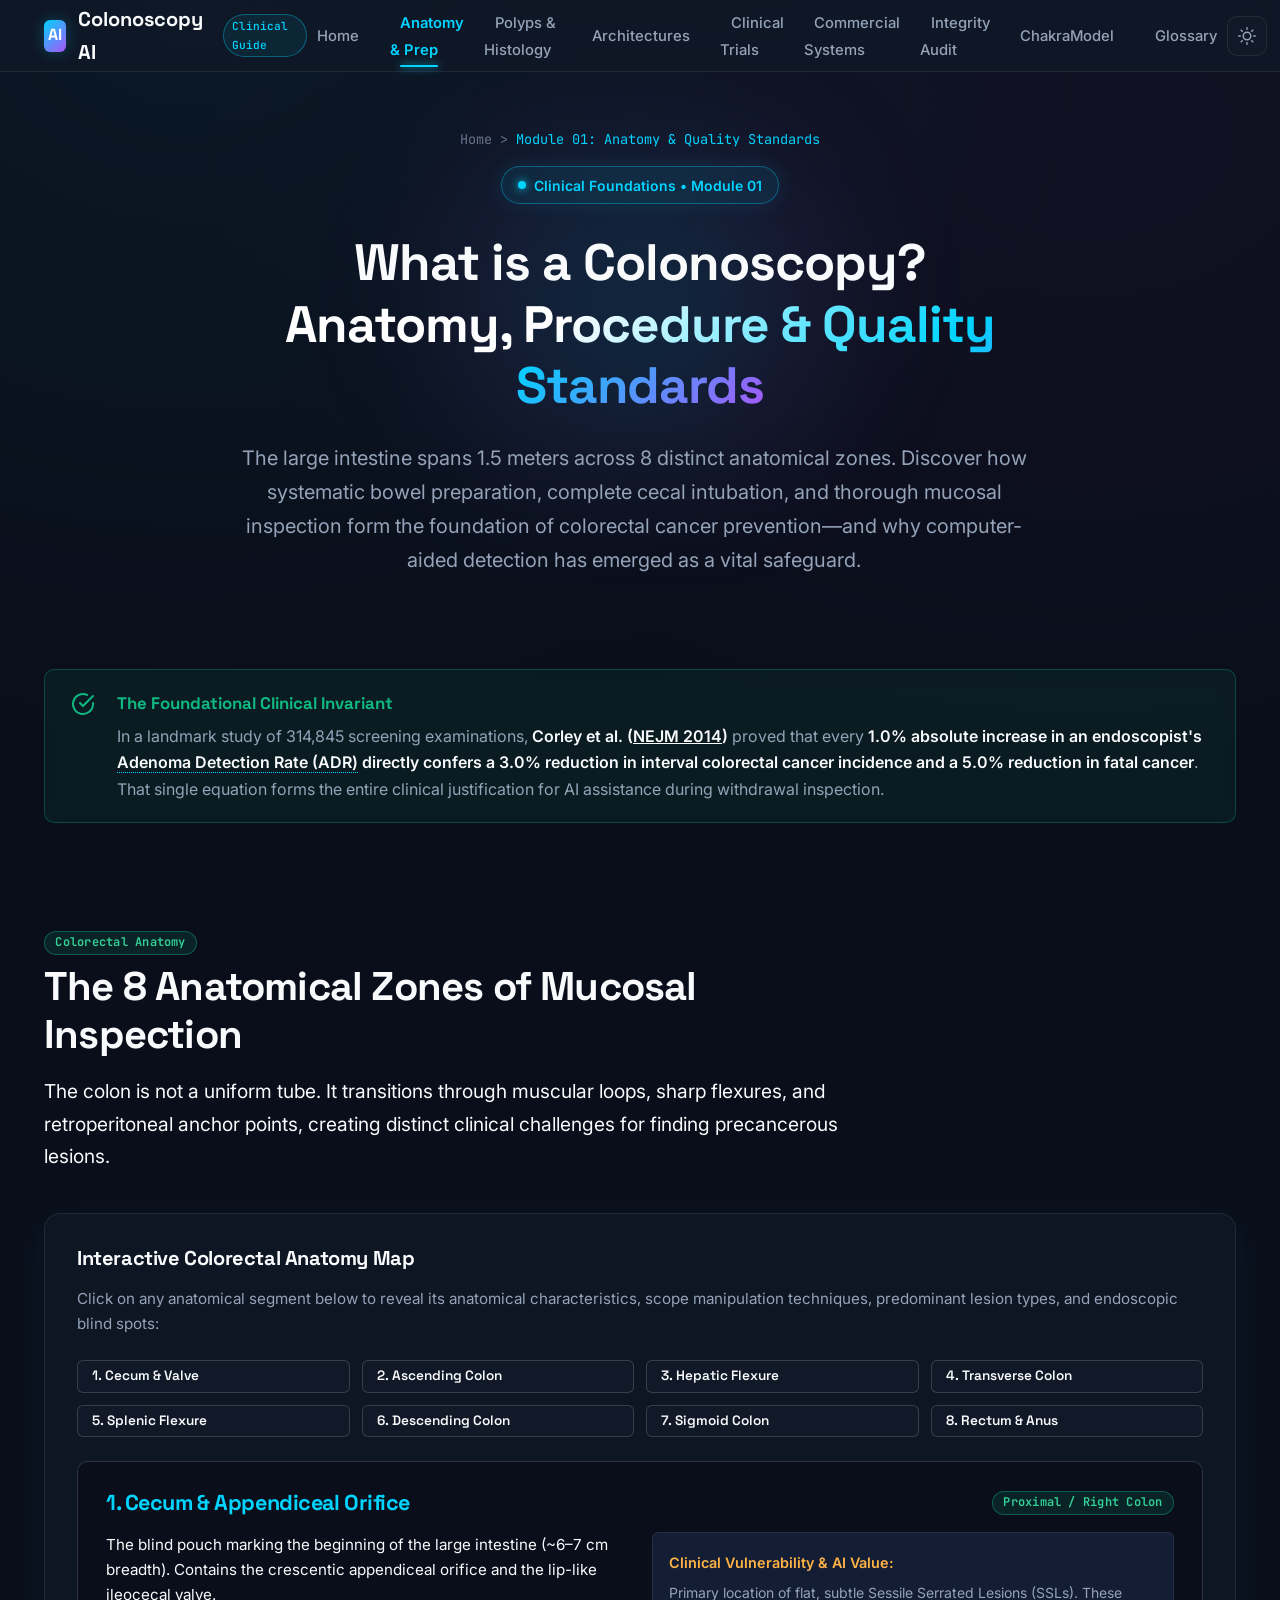
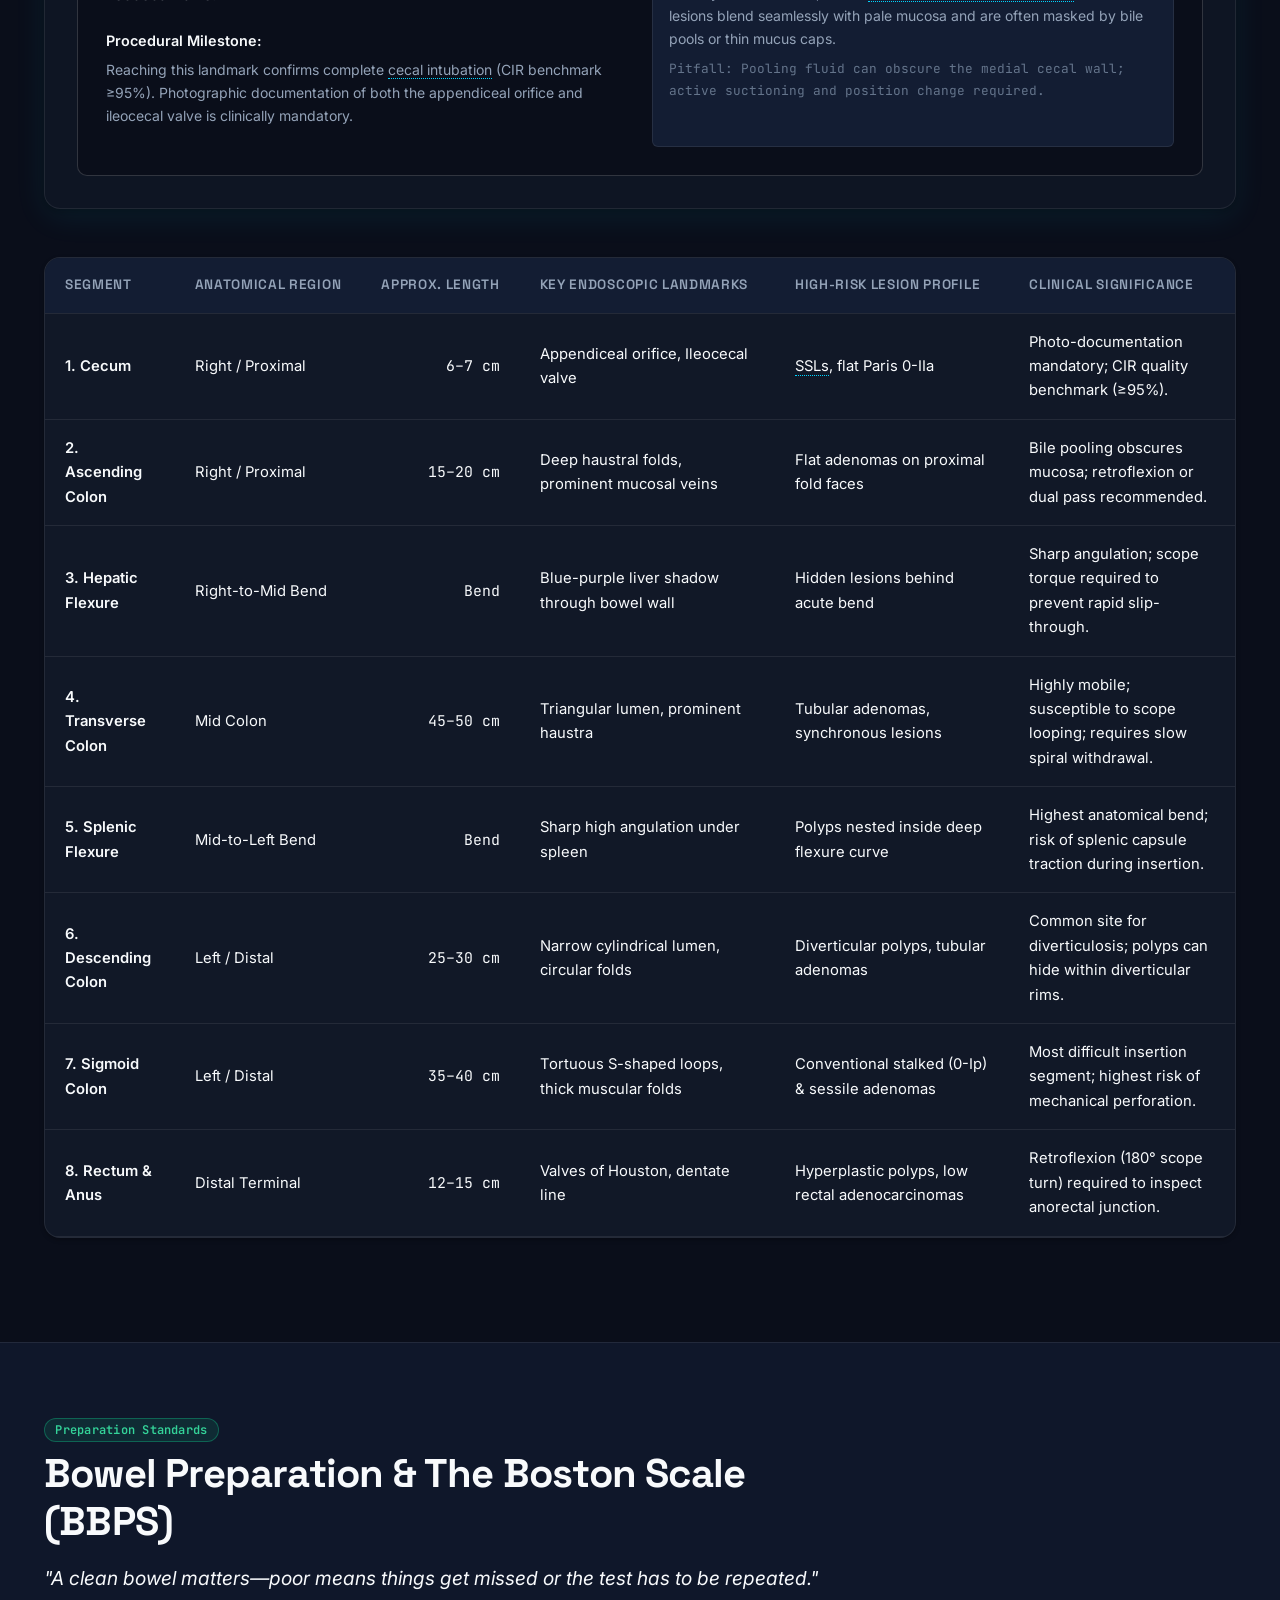
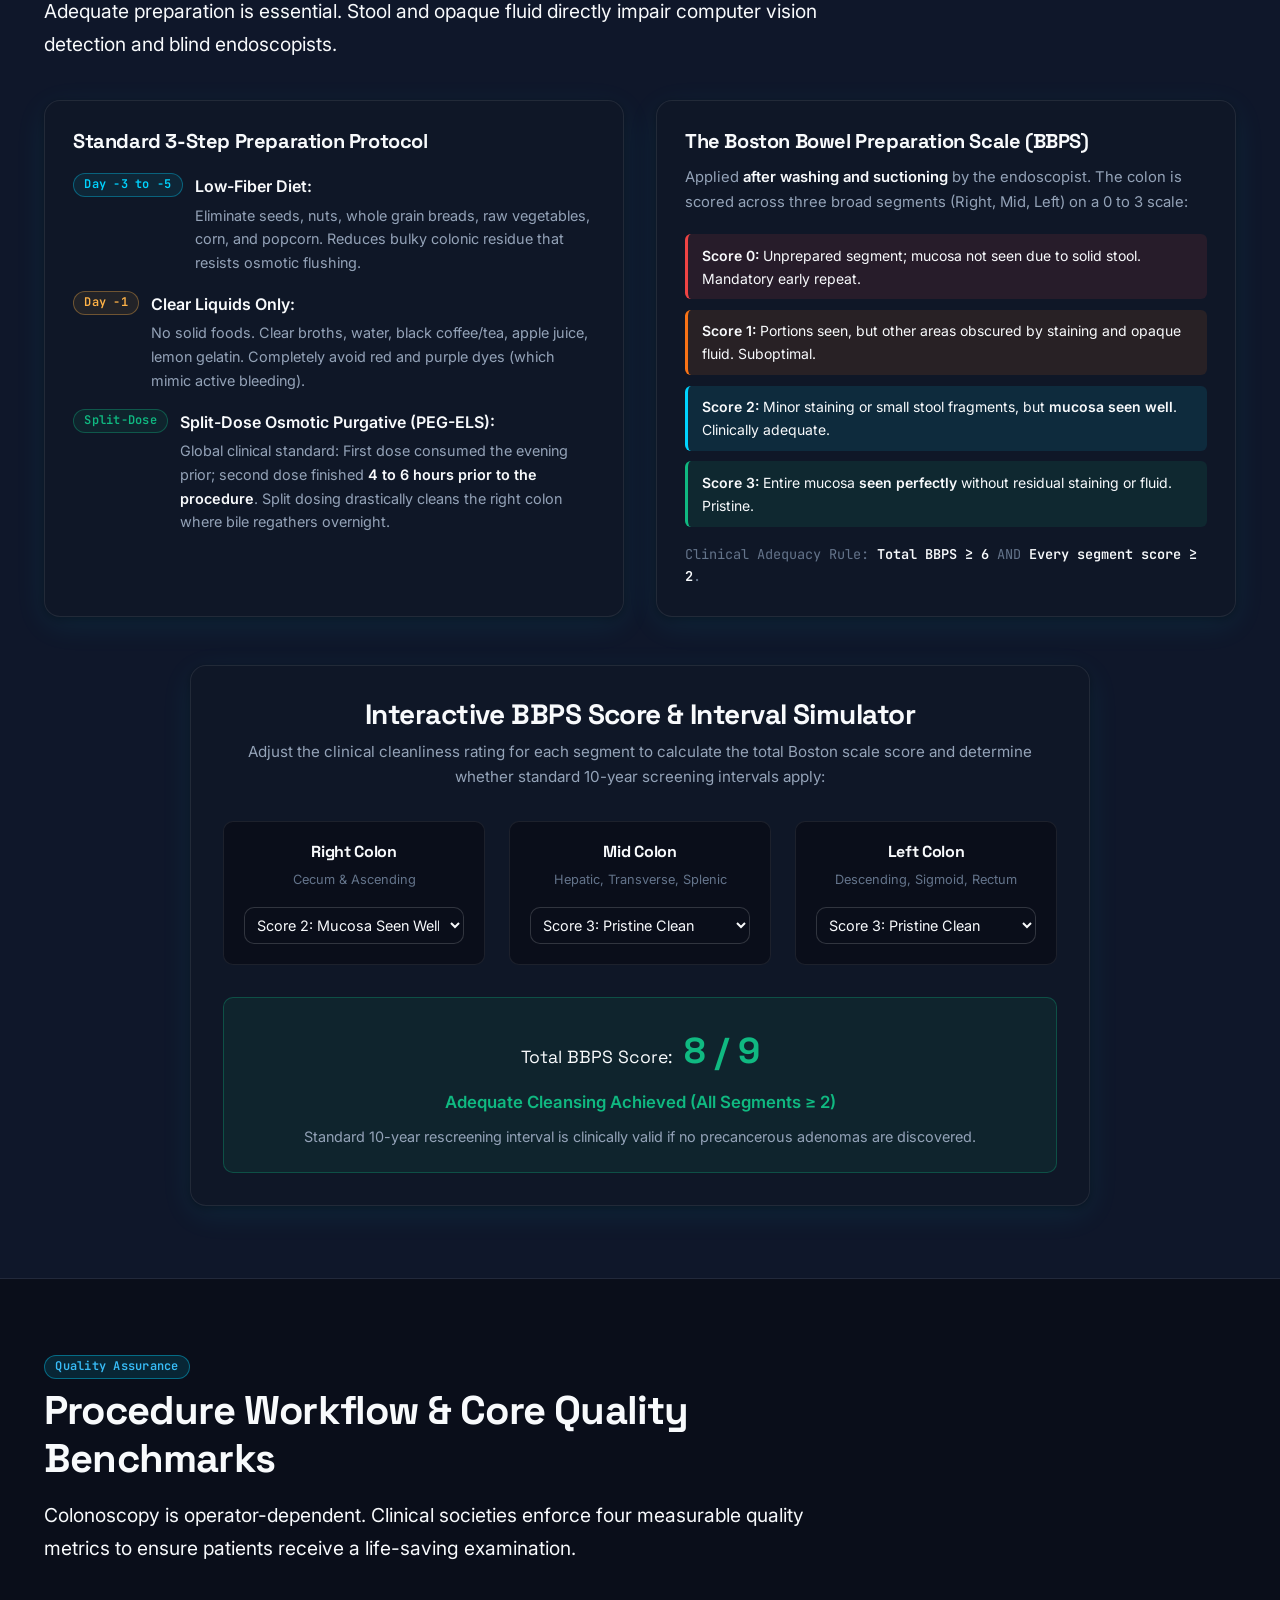
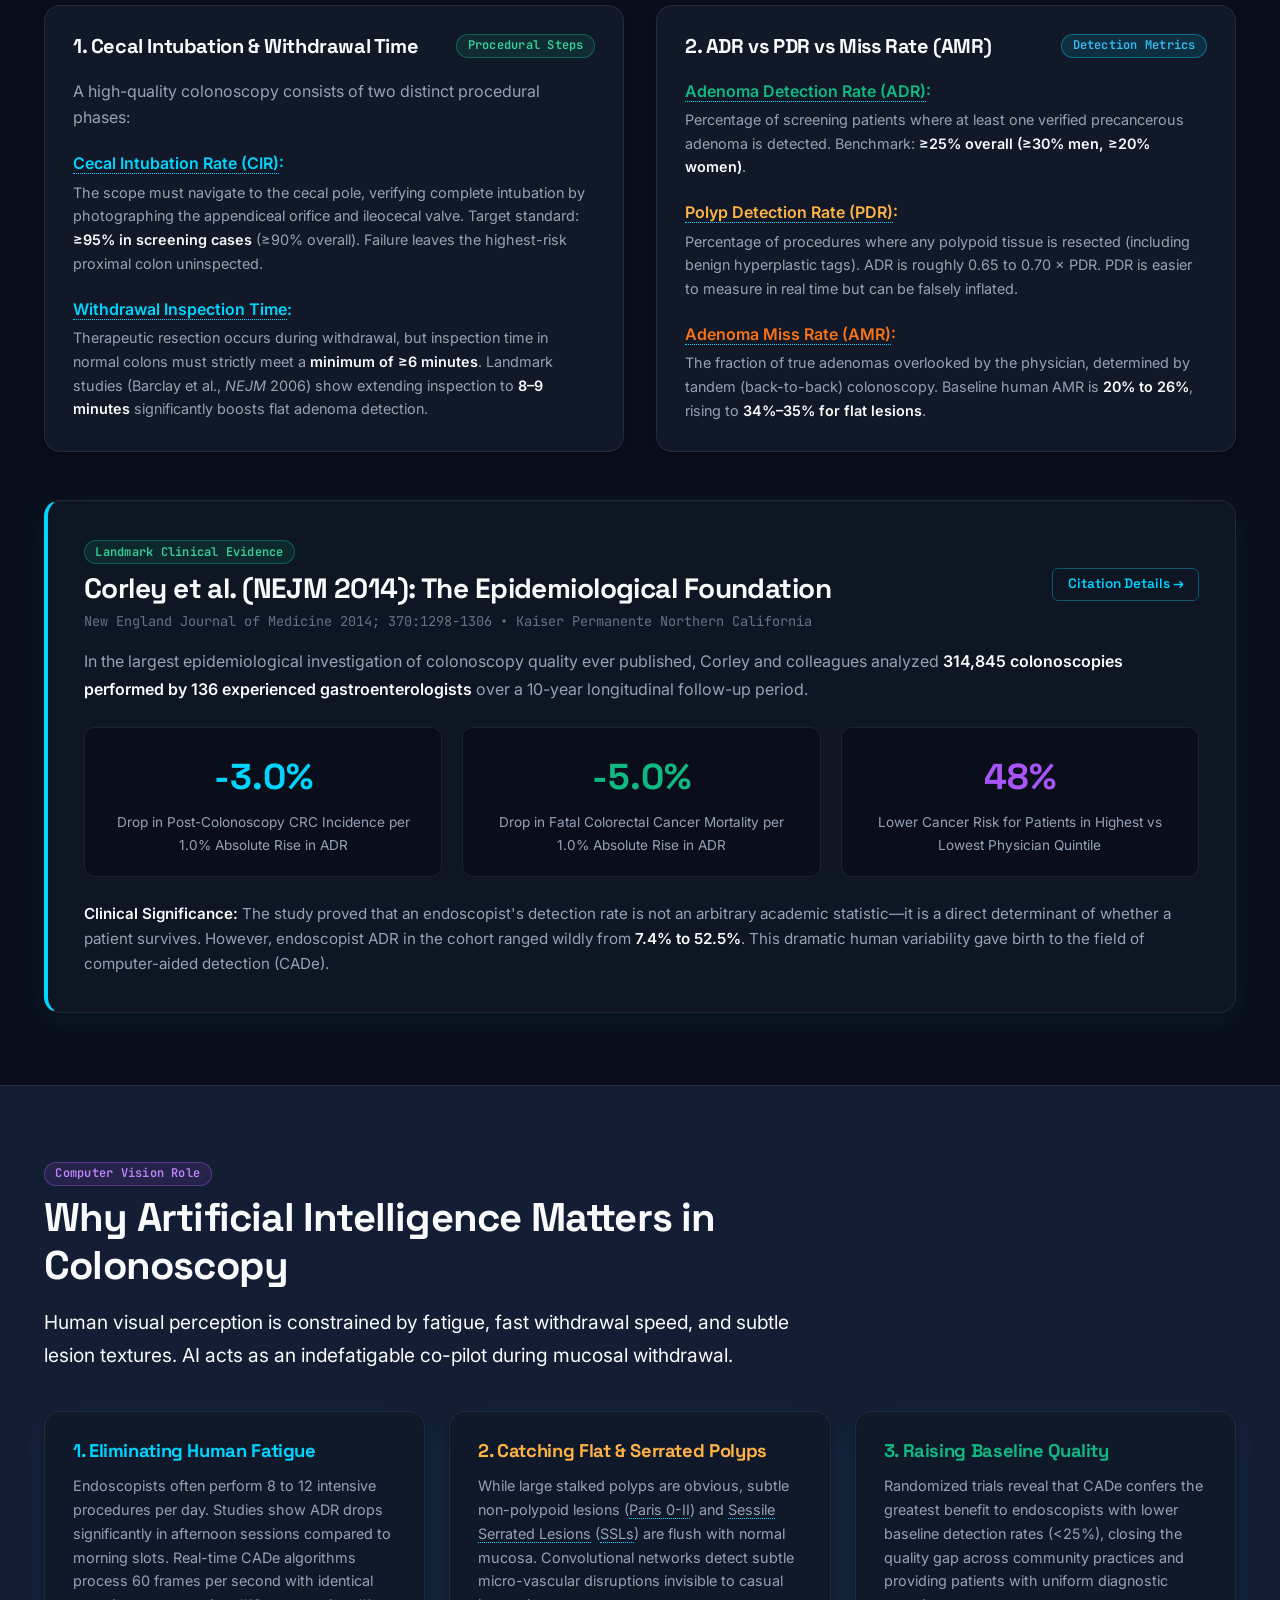
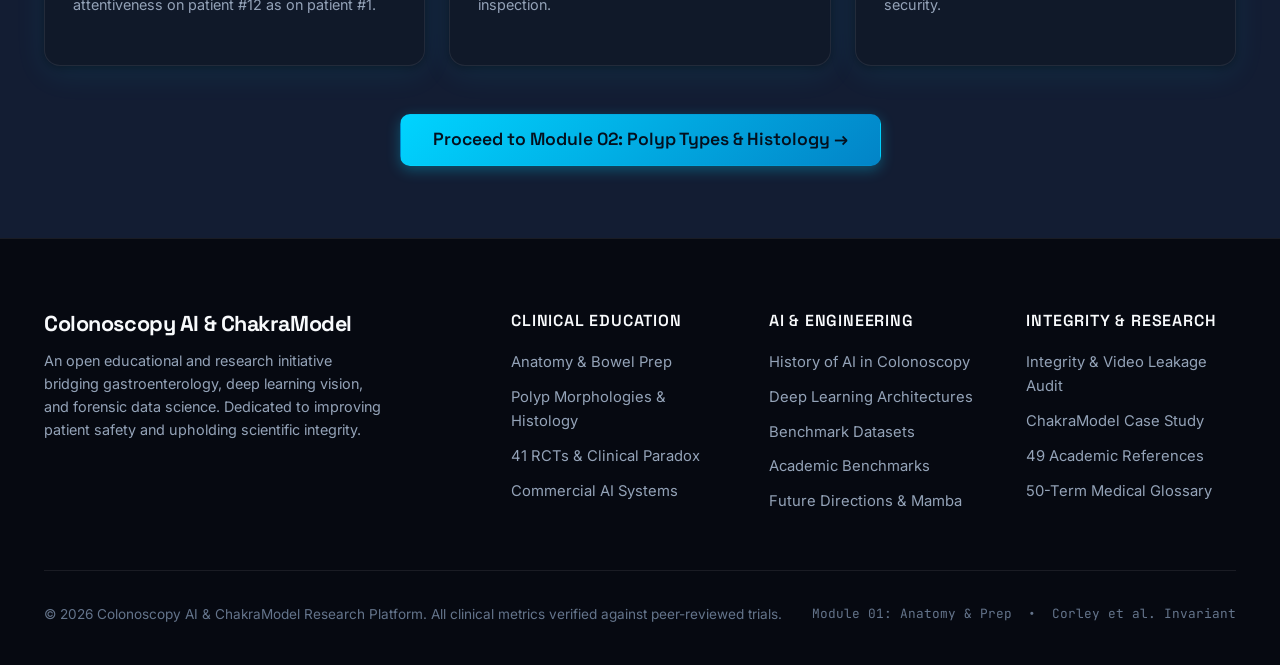
<file: pages/01-what-is-colonoscopy.html>
<!DOCTYPE html>
<html lang="en" data-theme="dark">
<head>
  <meta charset="UTF-8">
  <meta name="viewport" content="width=device-width, initial-scale=1.0">
  <meta name="description" content="Clinical Guide to Colonoscopy: Colorectal Anatomy, Bowel Preparation (BBPS), Quality Metrics (ADR, CIR, WT, AMR), and the Corley et al. Landmark Prevention Evidence.">
  <title>What is Colonoscopy? Anatomy, Preparation & Quality Standards | Colonoscopy AI</title>
  <link rel="stylesheet" href="../assets/css/main.css">
  <link rel="preconnect" href="https://fonts.googleapis.com">
  <link rel="preconnect" href="https://fonts.gstatic.com" crossorigin>
</head>
<body>
  <!-- Fixed Scroll Progress Bar -->
  <div id="scroll-progress" aria-hidden="true"></div>

  <!-- Sticky Site Navigation Header -->
  <header class="site-header" role="banner">
    <div class="container nav-container">
      <a href="../index.html" class="brand-logo" aria-label="Colonoscopy AI Home">
        <div class="brand-icon">AI</div>
        <span>Colonoscopy AI</span>
        <span class="brand-badge">Clinical Guide</span>
      </a>

      <nav role="navigation" aria-label="Main Navigation">
        <ul class="nav-menu">
          <li><a href="../index.html" class="nav-link">Home</a></li>
          <li><a href="01-what-is-colonoscopy.html" class="nav-link active">Anatomy & Prep</a></li>
          <li><a href="02-polyp-types.html" class="nav-link">Polyps & Histology</a></li>
          <li><a href="04-architectures.html" class="nav-link">Architectures</a></li>
          <li><a href="06b-clinical-evidence.html" class="nav-link">Clinical Trials</a></li>
          <li><a href="07-clinical-systems.html" class="nav-link">Commercial Systems</a></li>
          <li><a href="08-benchmark-integrity.html" class="nav-link">Integrity Audit</a></li>
          <li><a href="09-chakramodel.html" class="nav-link">ChakraModel</a></li>
          <li><a href="12-glossary.html" class="nav-link">Glossary</a></li>
        </ul>
      </nav>

      <div class="nav-actions">
        <button class="theme-toggle-btn" type="button" aria-label="Toggle dark and light theme">
          <svg width="18" height="18" viewBox="0 0 24 24" fill="none" stroke="currentColor" stroke-width="2" stroke-linecap="round" stroke-linejoin="round" aria-hidden="true">
            <circle cx="12" cy="12" r="5"></circle>
            <line x1="12" y1="1" x2="12" y2="3"></line>
            <line x1="12" y1="21" x2="12" y2="23"></line>
            <line x1="4.22" y1="4.22" x2="5.64" y2="5.64"></line>
            <line x1="18.36" y1="18.36" x2="19.78" y2="19.78"></line>
            <line x1="1" y1="12" x2="3" y2="12"></line>
            <line x1="21" y1="12" x2="23" y2="12"></line>
            <line x1="4.22" y1="19.78" x2="5.64" y2="18.36"></line>
            <line x1="18.36" y1="5.64" x2="19.78" y2="4.22"></line>
          </svg>
        </button>
        <button class="hamburger-btn" type="button" aria-label="Open Navigation Menu" aria-expanded="false">
          <svg width="22" height="22" viewBox="0 0 24 24" fill="none" stroke="currentColor" stroke-width="2" stroke-linecap="round" stroke-linejoin="round" aria-hidden="true">
            <line x1="3" y1="12" x2="21" y2="12"></line>
            <line x1="3" y1="6" x2="21" y2="6"></line>
            <line x1="3" y1="18" x2="21" y2="18"></line>
          </svg>
        </button>
      </div>
    </div>
  </header>

  <!-- Mobile Navigation Drawer -->
  <div class="mobile-nav-drawer" role="dialog" aria-modal="true" aria-label="Mobile Navigation">
    <div style="font-family: var(--font-heading); font-size: 0.8rem; text-transform: uppercase; color: var(--color-teal); letter-spacing: 0.08em; margin-bottom: 0.5rem;">Clinical Education</div>
    <a href="../index.html" class="nav-link">00. Home / Portal Overview</a>
    <a href="01-what-is-colonoscopy.html" class="nav-link active">01. What is Colonoscopy? Anatomy & Prep</a>
    <a href="02-polyp-types.html" class="nav-link">02. Polyp Types & Morphology</a>
    <a href="06b-clinical-evidence.html" class="nav-link">06b. Clinical Trials & Real-World Evidence</a>
    <a href="07-clinical-systems.html" class="nav-link">07. Commercial CADe/CADx Systems</a>

    <div style="font-family: var(--font-heading); font-size: 0.8rem; text-transform: uppercase; color: var(--color-purple); letter-spacing: 0.08em; margin: 1.25rem 0 0.5rem;">AI Engineering & Research</div>
    <a href="03-ai-history.html" class="nav-link">03. History of AI in Colonoscopy</a>
    <a href="04-architectures.html" class="nav-link">04. Deep Learning Architectures</a>
    <a href="05-datasets.html" class="nav-link">05. Benchmark Datasets</a>
    <a href="06-benchmarks.html" class="nav-link">06. Academic Benchmarks</a>
    <a href="08-benchmark-integrity.html" class="nav-link">08. Benchmark Integrity Audit</a>
    <a href="09-chakramodel.html" class="nav-link">09. ChakraModel Research Project</a>
    <a href="10-future.html" class="nav-link">10. Future Directions & Open Frontiers</a>

    <div style="font-family: var(--font-heading); font-size: 0.8rem; text-transform: uppercase; color: var(--color-amber); letter-spacing: 0.08em; margin: 1.25rem 0 0.5rem;">Knowledge Resources</div>
    <a href="11-references.html" class="nav-link">11. Scientific References (49 Papers)</a>
    <a href="12-glossary.html" class="nav-link">12. Medical & Technical Glossary (50 Terms)</a>
  </div>

  <main id="main-content">
    <!-- Breadcrumb & Page Hero -->
    <section class="hero" style="padding: 3.5rem 0 2.5rem;">
      <div class="hero-glow" aria-hidden="true"></div>
      <div class="container hero-content">
        <div style="display: flex; justify-content: center; gap: 0.5rem; margin-bottom: 1rem; font-family: var(--font-mono); font-size: 0.85rem;">
          <a href="../index.html" style="color: var(--text-muted);">Home</a>
          <span style="color: var(--text-muted);">&gt;</span>
          <span style="color: var(--color-teal);">Module 01: Anatomy & Quality Standards</span>
        </div>

        <div class="hero-badge">
          <span class="dot" aria-hidden="true"></span>
          <span>Clinical Foundations &bull; Module 01</span>
        </div>

        <h1 class="hero-title" style="font-size: clamp(2rem, 4vw, 3.25rem);">
          What is a Colonoscopy?<br>
          <span class="gradient-text">Anatomy, Procedure & Quality Standards</span>
        </h1>

        <p class="hero-subtitle" style="max-width: 820px;">
          The large intestine spans 1.5 meters across 8 distinct anatomical zones. 
          Discover how systematic bowel preparation, complete cecal intubation, and thorough mucosal inspection 
          form the foundation of colorectal cancer prevention—and why computer-aided detection has emerged as a vital safeguard.
        </p>
      </div>
    </section>

    <!-- Key Takeaway Alert -->
    <section class="container" style="margin-top: -1rem; margin-bottom: 2rem;">
      <div class="alert alert-clinical">
        <div class="alert-icon">
          <svg width="24" height="24" viewBox="0 0 24 24" fill="none" stroke="currentColor" stroke-width="2" stroke-linecap="round" stroke-linejoin="round" aria-hidden="true"><path d="M22 11.08V12a10 10 0 1 1-5.93-9.14"></path><polyline points="22 4 12 14.01 9 11.01"></polyline></svg>
        </div>
        <div class="alert-content">
          <div class="alert-title">The Foundational Clinical Invariant</div>
          <p>
            In a landmark study of 314,845 screening examinations, <strong>Corley et al. (<a href="#corley-evidence" style="color: inherit; text-decoration: underline;">NEJM 2014</a>)</strong> proved that every <strong>1.0% absolute increase in an endoscopist's <span class="glossary-term" data-term="adr">Adenoma Detection Rate (ADR)</span> directly confers a 3.0% reduction in interval colorectal cancer incidence and a 5.0% reduction in fatal cancer</strong>. That single equation forms the entire clinical justification for AI assistance during withdrawal inspection.
          </p>
        </div>
      </div>
    </section>

    <!-- Section 1: Anatomy of the Large Intestine -->
    <section class="section">
      <div class="container">
        <div style="max-width: 800px; margin-bottom: 2.5rem;">
          <span class="badge badge-clinical">Colorectal Anatomy</span>
          <h2 style="margin-top: 0.5rem;">The 8 Anatomical Zones of Mucosal Inspection</h2>
          <p class="lead">
            The colon is not a uniform tube. It transitions through muscular loops, sharp flexures, and retroperitoneal anchor points, creating distinct clinical challenges for finding precancerous lesions.
          </p>
        </div>

        <!-- Interactive Anatomy Explorer -->
        <div class="card card-glass" style="margin-bottom: 3rem; padding: 2rem;">
          <h3 style="margin-top: 0; margin-bottom: 1rem; font-size: 1.25rem;">Interactive Colorectal Anatomy Map</h3>
          <p style="font-size: 0.95rem; margin-bottom: 1.5rem;">
            Click on any anatomical segment below to reveal its anatomical characteristics, scope manipulation techniques, predominant lesion types, and endoscopic blind spots:
          </p>

          <div class="grid grid-4" id="anatomy-nav" style="gap: 0.75rem; margin-bottom: 1.5rem;">
            <button type="button" class="btn btn-secondary btn-sm active" data-zone="cecum" style="text-align: left; justify-content: flex-start;">1. Cecum & Valve</button>
            <button type="button" class="btn btn-secondary btn-sm" data-zone="ascending" style="text-align: left; justify-content: flex-start;">2. Ascending Colon</button>
            <button type="button" class="btn btn-secondary btn-sm" data-zone="hepatic" style="text-align: left; justify-content: flex-start;">3. Hepatic Flexure</button>
            <button type="button" class="btn btn-secondary btn-sm" data-zone="transverse" style="text-align: left; justify-content: flex-start;">4. Transverse Colon</button>
            <button type="button" class="btn btn-secondary btn-sm" data-zone="splenic" style="text-align: left; justify-content: flex-start;">5. Splenic Flexure</button>
            <button type="button" class="btn btn-secondary btn-sm" data-zone="descending" style="text-align: left; justify-content: flex-start;">6. Descending Colon</button>
            <button type="button" class="btn btn-secondary btn-sm" data-zone="sigmoid" style="text-align: left; justify-content: flex-start;">7. Sigmoid Colon</button>
            <button type="button" class="btn btn-secondary btn-sm" data-zone="rectum" style="text-align: left; justify-content: flex-start;">8. Rectum & Anus</button>
          </div>

          <!-- Zone Detail Display Panel -->
          <div id="anatomy-detail" style="background: var(--bg-primary); border: 1px solid var(--border-medium); border-radius: var(--radius-md); padding: 1.75rem;">
            <div class="flex flex-between" style="flex-wrap: wrap; gap: 0.5rem; margin-bottom: 0.75rem;">
              <h4 id="zone-title" style="color: var(--color-teal); font-size: 1.35rem; margin-bottom: 0;">1. Cecum & Appendiceal Orifice</h4>
              <span id="zone-badge" class="badge badge-clinical">Proximal / Right Colon</span>
            </div>
            <div class="grid grid-2" style="margin-top: 1rem; gap: 1.5rem;">
              <div>
                <p id="zone-desc" style="color: var(--text-primary); font-size: 0.95rem;">
                  The blind pouch marking the beginning of the large intestine (~6–7 cm breadth). Contains the crescentic appendiceal orifice and the lip-like ileocecal valve.
                </p>
                <div style="margin-top: 1rem;">
                  <strong style="color: var(--text-primary); font-size: 0.9rem;">Procedural Milestone:</strong>
                  <p id="zone-milestone" style="font-size: 0.875rem; margin-top: 0.25rem;">
                    Reaching this landmark confirms complete <span class="glossary-term" data-term="cecal-intubation-rate">cecal intubation</span> (CIR benchmark &ge;95%). Photographic documentation of both the appendiceal orifice and ileocecal valve is clinically mandatory.
                  </p>
                </div>
              </div>
              <div style="background: var(--bg-tertiary); padding: 1rem; border-radius: var(--radius-sm); border: 1px solid var(--border-subtle);">
                <strong style="color: var(--color-amber); font-size: 0.9rem;">Clinical Vulnerability & AI Value:</strong>
                <p id="zone-vulnerability" style="font-size: 0.875rem; margin-top: 0.35rem; margin-bottom: 0.5rem;">
                  Primary location of flat, subtle <span class="glossary-term" data-term="sessile-serrated-lesion">Sessile Serrated Lesions (SSLs)</span>. These lesions blend seamlessly with pale mucosa and are often masked by bile pools or thin mucus caps.
                </p>
                <div style="font-size: 0.8rem; font-family: var(--font-mono); color: var(--text-muted);" id="zone-pitfall">
                  Pitfall: Pooling fluid can obscure the medial cecal wall; active suctioning and position change required.
                </div>
              </div>
            </div>
          </div>
        </div>

        <!-- The 8-Segment Overview Table -->
        <div class="table-container">
          <table class="data-table">
            <thead>
              <tr>
                <th>Segment</th>
                <th>Anatomical Region</th>
                <th>Approx. Length</th>
                <th>Key Endoscopic Landmarks</th>
                <th>High-Risk Lesion Profile</th>
                <th>Clinical Significance</th>
              </tr>
            </thead>
            <tbody>
              <tr>
                <td><strong>1. Cecum</strong></td>
                <td>Right / Proximal</td>
                <td class="numeric">6–7 cm</td>
                <td>Appendiceal orifice, Ileocecal valve</td>
                <td><span class="glossary-term" data-term="sessile-serrated-lesion">SSLs</span>, flat Paris 0-IIa</td>
                <td>Photo-documentation mandatory; CIR quality benchmark (&ge;95%).</td>
              </tr>
              <tr>
                <td><strong>2. Ascending Colon</strong></td>
                <td>Right / Proximal</td>
                <td class="numeric">15–20 cm</td>
                <td>Deep haustral folds, prominent mucosal veins</td>
                <td>Flat adenomas on proximal fold faces</td>
                <td>Bile pooling obscures mucosa; retroflexion or dual pass recommended.</td>
              </tr>
              <tr>
                <td><strong>3. Hepatic Flexure</strong></td>
                <td>Right-to-Mid Bend</td>
                <td class="numeric">Bend</td>
                <td>Blue-purple liver shadow through bowel wall</td>
                <td>Hidden lesions behind acute bend</td>
                <td>Sharp angulation; scope torque required to prevent rapid slip-through.</td>
              </tr>
              <tr>
                <td><strong>4. Transverse Colon</strong></td>
                <td>Mid Colon</td>
                <td class="numeric">45–50 cm</td>
                <td>Triangular lumen, prominent haustra</td>
                <td>Tubular adenomas, synchronous lesions</td>
                <td>Highly mobile; susceptible to scope looping; requires slow spiral withdrawal.</td>
              </tr>
              <tr>
                <td><strong>5. Splenic Flexure</strong></td>
                <td>Mid-to-Left Bend</td>
                <td class="numeric">Bend</td>
                <td>Sharp high angulation under spleen</td>
                <td>Polyps nested inside deep flexure curve</td>
                <td>Highest anatomical bend; risk of splenic capsule traction during insertion.</td>
              </tr>
              <tr>
                <td><strong>6. Descending Colon</strong></td>
                <td>Left / Distal</td>
                <td class="numeric">25–30 cm</td>
                <td>Narrow cylindrical lumen, circular folds</td>
                <td>Diverticular polyps, tubular adenomas</td>
                <td>Common site for diverticulosis; polyps can hide within diverticular rims.</td>
              </tr>
              <tr>
                <td><strong>7. Sigmoid Colon</strong></td>
                <td>Left / Distal</td>
                <td class="numeric">35–40 cm</td>
                <td>Tortuous S-shaped loops, thick muscular folds</td>
                <td>Conventional stalked (0-Ip) & sessile adenomas</td>
                <td>Most difficult insertion segment; highest risk of mechanical perforation.</td>
              </tr>
              <tr>
                <td><strong>8. Rectum & Anus</strong></td>
                <td>Distal Terminal</td>
                <td class="numeric">12–15 cm</td>
                <td>Valves of Houston, dentate line</td>
                <td>Hyperplastic polyps, low rectal adenocarcinomas</td>
                <td>Retroflexion (180&deg; scope turn) required to inspect anorectal junction.</td>
              </tr>
            </tbody>
          </table>
        </div>
      </div>
    </section>

    <!-- Section 2: Bowel Preparation & The BBPS Scale -->
    <section class="section" style="background: var(--bg-secondary); border-top: 1px solid var(--border-subtle); border-bottom: 1px solid var(--border-subtle);">
      <div class="container">
        <div style="max-width: 800px; margin-bottom: 2.5rem;">
          <span class="badge badge-clinical">Preparation Standards</span>
          <h2 style="margin-top: 0.5rem;">Bowel Preparation & The Boston Scale (BBPS)</h2>
          <p class="lead">
            <em>"A clean bowel matters—poor means things get missed or the test has to be repeated."</em> 
            Adequate preparation is essential. Stool and opaque fluid directly impair computer vision detection and blind endoscopists.
          </p>
        </div>

        <div class="grid grid-2" style="gap: 2rem; margin-bottom: 3rem;">
          <!-- Dietary & Split Dosing Protocol -->
          <div class="card card-glass">
            <h3 style="margin-top: 0; font-size: 1.25rem;">Standard 3-Step Preparation Protocol</h3>
            <ul style="list-style: none; display: flex; flex-direction: column; gap: 1rem; margin-top: 1.25rem;">
              <li style="display: flex; gap: 0.75rem;">
                <span class="badge badge-teal" style="height: fit-content;">Day -3 to -5</span>
                <div>
                  <strong>Low-Fiber Diet:</strong>
                  <p style="font-size: 0.9rem; margin-top: 0.25rem; margin-bottom: 0;">
                    Eliminate seeds, nuts, whole grain breads, raw vegetables, corn, and popcorn. Reduces bulky colonic residue that resists osmotic flushing.
                  </p>
                </div>
              </li>
              <li style="display: flex; gap: 0.75rem;">
                <span class="badge badge-amber" style="height: fit-content;">Day -1</span>
                <div>
                  <strong>Clear Liquids Only:</strong>
                  <p style="font-size: 0.9rem; margin-top: 0.25rem; margin-bottom: 0;">
                    No solid foods. Clear broths, water, black coffee/tea, apple juice, lemon gelatin. Completely avoid red and purple dyes (which mimic active bleeding).
                  </p>
                </div>
              </li>
              <li style="display: flex; gap: 0.75rem;">
                <span class="badge badge-emerald" style="height: fit-content;">Split-Dose</span>
                <div>
                  <strong>Split-Dose Osmotic Purgative (PEG-ELS):</strong>
                  <p style="font-size: 0.9rem; margin-top: 0.25rem; margin-bottom: 0;">
                    Global clinical standard: First dose consumed the evening prior; second dose finished <strong>4 to 6 hours prior to the procedure</strong>. Split dosing drastically cleans the right colon where bile regathers overnight.
                  </p>
                </div>
              </li>
            </ul>
          </div>

          <!-- BBPS Score Explainer -->
          <div class="card card-glass">
            <h3 style="margin-top: 0; font-size: 1.25rem;">The Boston Bowel Preparation Scale (BBPS)</h3>
            <p style="font-size: 0.925rem;">
              Applied <strong>after washing and suctioning</strong> by the endoscopist. The colon is scored across three broad segments (Right, Mid, Left) on a 0 to 3 scale:
            </p>

            <div style="display: flex; flex-direction: column; gap: 0.65rem; font-size: 0.875rem;">
              <div style="background: rgba(239, 68, 68, 0.1); border-left: 3px solid var(--color-danger); padding: 0.6rem 0.85rem; border-radius: var(--radius-sm);">
                <strong>Score 0:</strong> Unprepared segment; mucosa not seen due to solid stool. Mandatory early repeat.
              </div>
              <div style="background: rgba(249, 115, 22, 0.1); border-left: 3px solid var(--color-coral); padding: 0.6rem 0.85rem; border-radius: var(--radius-sm);">
                <strong>Score 1:</strong> Portions seen, but other areas obscured by staining and opaque fluid. Suboptimal.
              </div>
              <div style="background: rgba(0, 212, 255, 0.1); border-left: 3px solid var(--color-teal); padding: 0.6rem 0.85rem; border-radius: var(--radius-sm);">
                <strong>Score 2:</strong> Minor staining or small stool fragments, but <strong>mucosa seen well</strong>. Clinically adequate.
              </div>
              <div style="background: rgba(16, 185, 129, 0.1); border-left: 3px solid var(--color-emerald); padding: 0.6rem 0.85rem; border-radius: var(--radius-sm);">
                <strong>Score 3:</strong> Entire mucosa <strong>seen perfectly</strong> without residual staining or fluid. Pristine.
              </div>
            </div>

            <div style="margin-top: 1rem; font-family: var(--font-mono); font-size: 0.85rem; color: var(--text-muted);">
              Clinical Adequacy Rule: <strong>Total BBPS &ge; 6</strong> AND <strong>Every segment score &ge; 2</strong>.
            </div>
          </div>
        </div>

        <!-- Interactive BBPS Simulator Widget -->
        <div class="card card-glass" style="max-width: 900px; margin: 0 auto; padding: 2rem;">
          <h3 style="margin-top: 0; margin-bottom: 0.5rem; text-align: center;">Interactive BBPS Score & Interval Simulator</h3>
          <p style="text-align: center; font-size: 0.95rem; margin-bottom: 2rem;">
            Adjust the clinical cleanliness rating for each segment to calculate the total Boston scale score and determine whether standard 10-year screening intervals apply:
          </p>

          <div class="grid grid-3" style="gap: 1.5rem; margin-bottom: 2rem;">
            <!-- Segment 1: Right -->
            <div style="background: var(--bg-primary); padding: 1.25rem; border-radius: var(--radius-md); border: 1px solid var(--border-subtle); text-align: center;">
              <h4 style="font-size: 1rem; margin-bottom: 0.5rem;">Right Colon</h4>
              <p style="font-size: 0.8rem; color: var(--text-muted); margin-bottom: 1rem;">Cecum & Ascending</p>
              <select id="bbps-right" class="search-input" style="padding: 0.5rem; font-size: 0.9rem;" aria-label="Right Colon BBPS score">
                <option value="0">Score 0: Obscured</option>
                <option value="1">Score 1: Portions Not Seen</option>
                <option value="2" selected>Score 2: Mucosa Seen Well</option>
                <option value="3">Score 3: Pristine Clean</option>
              </select>
            </div>

            <!-- Segment 2: Mid -->
            <div style="background: var(--bg-primary); padding: 1.25rem; border-radius: var(--radius-md); border: 1px solid var(--border-subtle); text-align: center;">
              <h4 style="font-size: 1rem; margin-bottom: 0.5rem;">Mid Colon</h4>
              <p style="font-size: 0.8rem; color: var(--text-muted); margin-bottom: 1rem;">Hepatic, Transverse, Splenic</p>
              <select id="bbps-mid" class="search-input" style="padding: 0.5rem; font-size: 0.9rem;" aria-label="Mid Colon BBPS score">
                <option value="0">Score 0: Obscured</option>
                <option value="1">Score 1: Portions Not Seen</option>
                <option value="2">Score 2: Mucosa Seen Well</option>
                <option value="3" selected>Score 3: Pristine Clean</option>
              </select>
            </div>

            <!-- Segment 3: Left -->
            <div style="background: var(--bg-primary); padding: 1.25rem; border-radius: var(--radius-md); border: 1px solid var(--border-subtle); text-align: center;">
              <h4 style="font-size: 1rem; margin-bottom: 0.5rem;">Left Colon</h4>
              <p style="font-size: 0.8rem; color: var(--text-muted); margin-bottom: 1rem;">Descending, Sigmoid, Rectum</p>
              <select id="bbps-left" class="search-input" style="padding: 0.5rem; font-size: 0.9rem;" aria-label="Left Colon BBPS score">
                <option value="0">Score 0: Obscured</option>
                <option value="1">Score 1: Portions Not Seen</option>
                <option value="2">Score 2: Mucosa Seen Well</option>
                <option value="3" selected>Score 3: Pristine Clean</option>
              </select>
            </div>
          </div>

          <!-- Calculation Outcome Card -->
          <div id="bbps-result-card" style="background: rgba(16, 185, 129, 0.08); border: 1px solid rgba(16, 185, 129, 0.3); border-radius: var(--radius-md); padding: 1.5rem; text-align: center;">
            <div style="display: flex; justify-content: center; align-items: baseline; gap: 0.75rem;">
              <span style="font-size: 1.1rem; font-family: var(--font-heading);">Total BBPS Score:</span>
              <span id="bbps-total-score" style="font-size: 2.25rem; font-family: var(--font-heading); font-weight: 700; color: var(--color-emerald);">8 / 9</span>
            </div>
            <div id="bbps-status" style="font-size: 1.05rem; font-weight: 600; color: var(--color-emerald); margin-top: 0.5rem;">
              Adequate Cleansing Achieved (All Segments &ge; 2)
            </div>
            <p id="bbps-recommendation" style="font-size: 0.9rem; color: var(--text-secondary); margin-top: 0.5rem; margin-bottom: 0;">
              Standard 10-year rescreening interval is clinically valid if no precancerous adenomas are discovered.
            </p>
          </div>
        </div>
      </div>
    </section>

    <!-- Section 3: Procedure Workflow & Quality Metrics -->
    <section class="section">
      <div class="container">
        <div style="max-width: 800px; margin-bottom: 2.5rem;">
          <span class="badge badge-metric">Quality Assurance</span>
          <h2 style="margin-top: 0.5rem;">Procedure Workflow & Core Quality Benchmarks</h2>
          <p class="lead">
            Colonoscopy is operator-dependent. Clinical societies enforce four measurable quality metrics to ensure patients receive a life-saving examination.
          </p>
        </div>

        <div class="grid grid-2" style="gap: 2rem; margin-bottom: 3rem;">
          <!-- CIR & Withdrawal Time -->
          <div class="card card-interactive">
            <div class="card-header">
              <h3 class="card-title">1. Cecal Intubation & Withdrawal Time</h3>
              <span class="badge badge-clinical">Procedural Steps</span>
            </div>
            <div class="card-body">
              <p>
                A high-quality colonoscopy consists of two distinct procedural phases:
              </p>
              <div style="margin-bottom: 1rem;">
                <strong style="color: var(--color-teal);"><span class="glossary-term" data-term="cecal-intubation-rate">Cecal Intubation Rate (CIR)</span>:</strong>
                <p style="font-size: 0.9rem; margin-top: 0.25rem;">
                  The scope must navigate to the cecal pole, verifying complete intubation by photographing the appendiceal orifice and ileocecal valve. Target standard: <strong>&ge;95% in screening cases</strong> (&ge;90% overall). Failure leaves the highest-risk proximal colon uninspected.
                </p>
              </div>
              <div>
                <strong style="color: var(--color-teal);"><span class="glossary-term" data-term="withdrawal-time">Withdrawal Inspection Time</span>:</strong>
                <p style="font-size: 0.9rem; margin-top: 0.25rem; margin-bottom: 0;">
                  Therapeutic resection occurs during withdrawal, but inspection time in normal colons must strictly meet a <strong>minimum of &ge;6 minutes</strong>. Landmark studies (Barclay et al., <em>NEJM</em> 2006) show extending inspection to <strong>8–9 minutes</strong> significantly boosts flat adenoma detection.
                </p>
              </div>
            </div>
          </div>

          <!-- ADR, PDR & AMR Metrics -->
          <div class="card card-interactive">
            <div class="card-header">
              <h3 class="card-title">2. ADR vs PDR vs Miss Rate (AMR)</h3>
              <span class="badge badge-metric">Detection Metrics</span>
            </div>
            <div class="card-body">
              <div style="margin-bottom: 1rem;">
                <strong style="color: var(--color-emerald);"><span class="glossary-term" data-term="adr">Adenoma Detection Rate (ADR)</span>:</strong>
                <p style="font-size: 0.9rem; margin-top: 0.25rem;">
                  Percentage of screening patients where at least one verified precancerous adenoma is detected. Benchmark: <strong>&ge;25% overall (&ge;30% men, &ge;20% women)</strong>.
                </p>
              </div>
              <div style="margin-bottom: 1rem;">
                <strong style="color: var(--color-amber);"><span class="glossary-term" data-term="pdr">Polyp Detection Rate (PDR)</span>:</strong>
                <p style="font-size: 0.9rem; margin-top: 0.25rem;">
                  Percentage of procedures where any polypoid tissue is resected (including benign hyperplastic tags). ADR is roughly 0.65 to 0.70 &times; PDR. PDR is easier to measure in real time but can be falsely inflated.
                </p>
              </div>
              <div>
                <strong style="color: var(--color-coral);"><span class="glossary-term" data-term="amr">Adenoma Miss Rate (AMR)</span>:</strong>
                <p style="font-size: 0.9rem; margin-top: 0.25rem; margin-bottom: 0;">
                  The fraction of true adenomas overlooked by the physician, determined by tandem (back-to-back) colonoscopy. Baseline human AMR is <strong>20% to 26%</strong>, rising to <strong>34%–35% for flat lesions</strong>.
                </p>
              </div>
            </div>
          </div>
        </div>

        <!-- The Corley et al. 2014 Deep Dive -->
        <div id="corley-evidence" class="card card-glass" style="border-left: 4px solid var(--color-teal); padding: 2.25rem;">
          <div class="flex flex-between" style="flex-wrap: wrap; gap: 1rem; margin-bottom: 1rem;">
            <div>
              <span class="badge badge-clinical">Landmark Clinical Evidence</span>
              <h3 style="margin-top: 0.5rem; margin-bottom: 0.25rem;">Corley et al. (NEJM 2014): The Epidemiological Foundation</h3>
              <div style="font-size: 0.85rem; color: var(--text-muted); font-family: var(--font-mono);">
                New England Journal of Medicine 2014; 370:1298-1306 &bull; Kaiser Permanente Northern California
              </div>
            </div>
            <a href="11-references.html#ref-corley2014" class="btn btn-outline btn-sm">Citation Details &rarr;</a>
          </div>

          <p style="font-size: 1rem; line-height: 1.7;">
            In the largest epidemiological investigation of colonoscopy quality ever published, Corley and colleagues analyzed <strong>314,845 colonoscopies performed by 136 experienced gastroenterologists</strong> over a 10-year longitudinal follow-up period.
          </p>

          <div class="grid grid-3" style="gap: 1.25rem; margin: 1.5rem 0;">
            <div style="background: var(--bg-primary); padding: 1.25rem; border-radius: var(--radius-md); text-align: center; border: 1px solid var(--border-subtle);">
              <div style="font-size: 2.25rem; font-family: var(--font-heading); color: var(--color-teal); font-weight: 700;">-3.0%</div>
              <div style="font-size: 0.85rem; color: var(--text-secondary); margin-top: 0.25rem;">
                Drop in Post-Colonoscopy CRC Incidence per 1.0% Absolute Rise in ADR
              </div>
            </div>
            <div style="background: var(--bg-primary); padding: 1.25rem; border-radius: var(--radius-md); text-align: center; border: 1px solid var(--border-subtle);">
              <div style="font-size: 2.25rem; font-family: var(--font-heading); color: var(--color-emerald); font-weight: 700;">-5.0%</div>
              <div style="font-size: 0.85rem; color: var(--text-secondary); margin-top: 0.25rem;">
                Drop in Fatal Colorectal Cancer Mortality per 1.0% Absolute Rise in ADR
              </div>
            </div>
            <div style="background: var(--bg-primary); padding: 1.25rem; border-radius: var(--radius-md); text-align: center; border: 1px solid var(--border-subtle);">
              <div style="font-size: 2.25rem; font-family: var(--font-heading); color: var(--color-purple); font-weight: 700;">48%</div>
              <div style="font-size: 0.85rem; color: var(--text-secondary); margin-top: 0.25rem;">
                Lower Cancer Risk for Patients in Highest vs Lowest Physician Quintile
              </div>
            </div>
          </div>

          <p style="font-size: 0.95rem; color: var(--text-secondary); margin-bottom: 0;">
            <strong>Clinical Significance:</strong> The study proved that an endoscopist's detection rate is not an arbitrary academic statistic—it is a direct determinant of whether a patient survives. However, endoscopist ADR in the cohort ranged wildly from <strong>7.4% to 52.5%</strong>. This dramatic human variability gave birth to the field of computer-aided detection (CADe).
          </p>
        </div>
      </div>
    </section>

    <!-- Section 4: Why AI Matters in Colonoscopy -->
    <section class="section" style="background: var(--bg-tertiary); border-top: 1px solid var(--border-subtle);">
      <div class="container">
        <div style="max-width: 800px; margin-bottom: 2.5rem;">
          <span class="badge badge-arch">Computer Vision Role</span>
          <h2 style="margin-top: 0.5rem;">Why Artificial Intelligence Matters in Colonoscopy</h2>
          <p class="lead">
            Human visual perception is constrained by fatigue, fast withdrawal speed, and subtle lesion textures. AI acts as an indefatigable co-pilot during mucosal withdrawal.
          </p>
        </div>

        <div class="grid grid-3" style="gap: 1.5rem;">
          <div class="card card-glass">
            <h3 style="font-size: 1.15rem; color: var(--color-teal); margin-top: 0;">1. Eliminating Human Fatigue</h3>
            <p style="font-size: 0.9rem;">
              Endoscopists often perform 8 to 12 intensive procedures per day. Studies show ADR drops significantly in afternoon sessions compared to morning slots. Real-time CADe algorithms process 60 frames per second with identical attentiveness on patient #12 as on patient #1.
            </p>
          </div>

          <div class="card card-glass">
            <h3 style="font-size: 1.15rem; color: var(--color-amber); margin-top: 0;">2. Catching Flat & Serrated Polyps</h3>
            <p style="font-size: 0.9rem;">
              While large stalked polyps are obvious, subtle non-polypoid lesions (<span class="glossary-term" data-term="paris-classification">Paris 0-II</span>) and <span class="glossary-term" data-term="sessile-serrated-lesion">Sessile Serrated Lesions</span> (<span class="glossary-term" data-term="sessile-serrated-lesion">SSLs</span>) are flush with normal mucosa. Convolutional networks detect subtle micro-vascular disruptions invisible to casual inspection.
            </p>
          </div>

          <div class="card card-glass">
            <h3 style="font-size: 1.15rem; color: var(--color-emerald); margin-top: 0;">3. Raising Baseline Quality</h3>
            <p style="font-size: 0.9rem;">
              Randomized trials reveal that CADe confers the greatest benefit to endoscopists with lower baseline detection rates (&lt;25%), closing the quality gap across community practices and providing patients with uniform diagnostic security.
            </p>
          </div>
        </div>

        <div style="text-align: center; margin-top: 3rem;">
          <a href="02-polyp-types.html" class="btn btn-primary btn-lg">
            Proceed to Module 02: Polyp Types & Histology &rarr;
          </a>
        </div>
      </div>
    </section>
  </main>

  <!-- Global Site Footer -->
  <footer class="site-footer" role="contentinfo">
    <div class="container">
      <div class="footer-grid">
        <div class="footer-brand">
          <h4>Colonoscopy AI & ChakraModel</h4>
          <p>
            An open educational and research initiative bridging gastroenterology, deep learning vision, and forensic data science. Dedicated to improving patient safety and upholding scientific integrity.
          </p>
        </div>

        <div class="footer-col">
          <h5>Clinical Education</h5>
          <ul class="footer-links">
            <li><a href="01-what-is-colonoscopy.html">Anatomy & Bowel Prep</a></li>
            <li><a href="02-polyp-types.html">Polyp Morphologies & Histology</a></li>
            <li><a href="06b-clinical-evidence.html">41 RCTs & Clinical Paradox</a></li>
            <li><a href="07-clinical-systems.html">Commercial AI Systems</a></li>
          </ul>
        </div>

        <div class="footer-col">
          <h5>AI & Engineering</h5>
          <ul class="footer-links">
            <li><a href="03-ai-history.html">History of AI in Colonoscopy</a></li>
            <li><a href="04-architectures.html">Deep Learning Architectures</a></li>
            <li><a href="05-datasets.html">Benchmark Datasets</a></li>
            <li><a href="06-benchmarks.html">Academic Benchmarks</a></li>
            <li><a href="10-future.html">Future Directions & Mamba</a></li>
          </ul>
        </div>

        <div class="footer-col">
          <h5>Integrity & Research</h5>
          <ul class="footer-links">
            <li><a href="08-benchmark-integrity.html">Integrity & Video Leakage Audit</a></li>
            <li><a href="09-chakramodel.html">ChakraModel Case Study</a></li>
            <li><a href="11-references.html">49 Academic References</a></li>
            <li><a href="12-glossary.html">50-Term Medical Glossary</a></li>
          </ul>
        </div>
      </div>

      <div class="footer-bottom">
        <div>
          &copy; 2026 Colonoscopy AI & ChakraModel Research Platform. All clinical metrics verified against peer-reviewed trials.
        </div>
        <div class="flex gap-md" style="font-family: var(--font-mono); font-size: 0.8rem;">
          <span>Module 01: Anatomy & Prep</span>
          <span>&bull;</span>
          <span>Corley et al. Invariant</span>
        </div>
      </div>
    </div>
  </footer>

  <!-- Scripts -->
  <script src="../assets/js/main.js"></script>
  <script>
    // Module 01 Interactive Features: Anatomy Zone Selector & BBPS Simulator
    document.addEventListener('DOMContentLoaded', () => {
      // 1. Anatomy Zone Interactive Selector
      const ANATOMY_DATA = {
        cecum: {
          title: "1. Cecum & Appendiceal Orifice",
          badge: "Proximal / Right Colon",
          desc: "The blind pouch marking the beginning of the large intestine (~6–7 cm breadth). Contains the crescentic appendiceal orifice and the lip-like ileocecal valve.",
          milestone: "Reaching this landmark confirms complete cecal intubation (CIR benchmark ≥95%). Photographic documentation of both landmarks is mandatory.",
          vulnerability: "Primary location of flat, subtle Sessile Serrated Lesions (SSLs). These lesions blend seamlessly with pale mucosa and are often masked by bile pools or thin mucus caps.",
          pitfall: "Pitfall: Pooling fluid can obscure the medial cecal wall; active suctioning and patient repositioning are required."
        },
        ascending: {
          title: "2. Ascending Colon",
          badge: "Proximal / Right Colon",
          desc: "Retroperitoneal segment extending vertically 15–20 cm from cecum to the right hepatic flexure. Characterized by deep haustral folds.",
          milestone: "Inspection requires peering onto the proximal (reverse) side of every haustral fold, where flat adenomas hide from straight-ahead view.",
          vulnerability: "Heavy bile pooling shifts mucosal hue. High risk for missed flat Paris 0-IIa and 0-IIb lesions.",
          pitfall: "Pitfall: Rapid withdrawal slips past folds. Retroflexion or forward double-inspection recommended in high-risk patients."
        },
        hepatic: {
          title: "3. Hepatic Flexure",
          badge: "Right-to-Mid Transition",
          desc: "Sharp anatomical bend beneath the liver where the ascending colon meets the transverse colon. Often shows a bluish liver shadow through the thin wall.",
          milestone: "Requires scope torque and simultaneous tip deflection to navigate without losing mucosal visualization.",
          vulnerability: "Blind spots on the inner acute curve of the flexure where the scope tip springs forward uncontrollably.",
          pitfall: "Pitfall: Endoscope 'whip-around' causes rapid passage, completely bypassing polyps on the inner bend."
        },
        transverse: {
          title: "4. Transverse Colon",
          badge: "Mid Colon",
          desc: "Longest and most mobile segment (~45–50 cm) suspended by the transverse mesocolon, characterized by distinctive triangular haustral rings.",
          milestone: "Inspection requires rotational scanning and controlled fold flattening during gentle scope withdrawal.",
          vulnerability: "High susceptibility to scope looping (splenic or sigmoid loops) which causes paradoxical motion.",
          pitfall: "Pitfall: Incomplete circular inspection; polyps tucked into the corners of the triangular lumen can be overlooked."
        },
        splenic: {
          title: "5. Splenic Flexure",
          badge: "Mid-to-Left Transition",
          desc: "Acute anatomical bend situated high in the left upper quadrant, inferior to the spleen. Higher and deeper than the hepatic flexure.",
          milestone: "Navigation requires torque control and desufflation to minimize splenic capsule traction.",
          vulnerability: "Extremely sharp angle creates deep blind crevices behind prominent muscular folds.",
          pitfall: "Pitfall: Excessive mechanical force risks traction injury to splenic ligaments."
        },
        descending: {
          title: "6. Descending Colon",
          badge: "Distal / Left Colon",
          desc: "Retroperitoneal segment extending 25–30 cm downwards along the left abdominal wall to the pelvic brim. Narrower cylindrical lumen.",
          milestone: "Withdrawal inspection is typically straightforward due to cylindrical geometry, but requires careful circular scan.",
          vulnerability: "Common site of muscular hypertrophy and diverticulosis. Polyps frequently nest inside diverticular orifices.",
          pitfall: "Pitfall: Mistaking an inverted diverticulum for a polyp, or missing a small adenoma nestled in a diverticular rim."
        },
        sigmoid: {
          title: "7. Sigmoid Colon",
          badge: "Distal / Left Colon",
          desc: "Tortuous, mobile S-shaped segment (~35–40 cm) suspended by the sigmoid mesocolon, leading into the pelvic cavity.",
          milestone: "Most common site of conventional adenomas and the most technically demanding segment to negotiate.",
          vulnerability: "Muscular spasm and acute folding can conceal large pedunculated polyps between adjacent fold surfaces.",
          pitfall: "Pitfall: Highest site of mechanical perforation from scope bowing or excessive air insufflation."
        },
        rectum: {
          title: "8. Rectum & Anal Verge",
          badge: "Distal Terminal",
          desc: "Final 12–15 cm of large bowel, lacking haustra and mesentery, terminating at the anal verge. Features transverse rectal folds (Valves of Houston).",
          milestone: "Inspection requires both straight withdrawal and retroflexion (turning scope tip 180° back on itself) to examine distal rectum.",
          vulnerability: "Low rectal lesions just above the dentate line can be missed entirely without formal retroflexion.",
          pitfall: "Pitfall: Overlooking low rectal polyps hidden directly behind the anal sphincter threshold."
        }
      };

      const zoneButtons = document.querySelectorAll('#anatomy-nav button');
      const zoneTitle = document.getElementById('zone-title');
      const zoneBadge = document.getElementById('zone-badge');
      const zoneDesc = document.getElementById('zone-desc');
      const zoneMilestone = document.getElementById('zone-milestone');
      const zoneVulnerability = document.getElementById('zone-vulnerability');
      const zonePitfall = document.getElementById('zone-pitfall');

      zoneButtons.forEach(btn => {
        btn.addEventListener('click', () => {
          zoneButtons.forEach(b => b.classList.remove('active'));
          btn.classList.add('active');
          const zoneKey = btn.getAttribute('data-zone');
          const data = ANATOMY_DATA[zoneKey];
          if (data) {
            zoneTitle.textContent = data.title;
            zoneBadge.textContent = data.badge;
            zoneDesc.textContent = data.desc;
            zoneMilestone.textContent = data.milestone;
            zoneVulnerability.textContent = data.vulnerability;
            zonePitfall.textContent = data.pitfall;
          }
        });
      });

      // 2. BBPS Simulator
      const bbpsRight = document.getElementById('bbps-right');
      const bbpsMid = document.getElementById('bbps-mid');
      const bbpsLeft = document.getElementById('bbps-left');
      const totalScoreEl = document.getElementById('bbps-total-score');
      const statusEl = document.getElementById('bbps-status');
      const recEl = document.getElementById('bbps-recommendation');
      const cardEl = document.getElementById('bbps-result-card');

      function updateBBPS() {
        const r = parseInt(bbpsRight.value, 10);
        const m = parseInt(bbpsMid.value, 10);
        const l = parseInt(bbpsLeft.value, 10);
        const total = r + m + l;
        const isAdequate = (total >= 6 && r >= 2 && m >= 2 && l >= 2);

        totalScoreEl.textContent = `${total} / 9`;

        if (isAdequate) {
          totalScoreEl.style.color = 'var(--color-emerald)';
          statusEl.style.color = 'var(--color-emerald)';
          statusEl.textContent = 'Adequate Cleansing Achieved (Total ≥ 6 & All Segments ≥ 2)';
          recEl.textContent = 'Standard 10-year rescreening interval is clinically valid if no precancerous adenomas are discovered.';
          cardEl.style.background = 'rgba(16, 185, 129, 0.08)';
          cardEl.style.borderColor = 'rgba(16, 185, 129, 0.3)';
        } else {
          totalScoreEl.style.color = 'var(--color-coral)';
          statusEl.style.color = 'var(--color-coral)';
          statusEl.textContent = 'Inadequate Preparation (Total < 6 OR Any Segment < 2)';
          recEl.textContent = 'Suboptimal visualization carries a high adenoma miss rate. Early repeat examination (within 1 year or immediate re-prep) is clinically recommended.';
          cardEl.style.background = 'rgba(249, 115, 22, 0.08)';
          cardEl.style.borderColor = 'rgba(249, 115, 22, 0.35)';
        }
      }

      [bbpsRight, bbpsMid, bbpsLeft].forEach(select => {
        select.addEventListener('change', updateBBPS);
      });
    });
  </script>
</body>
</html>
</file>
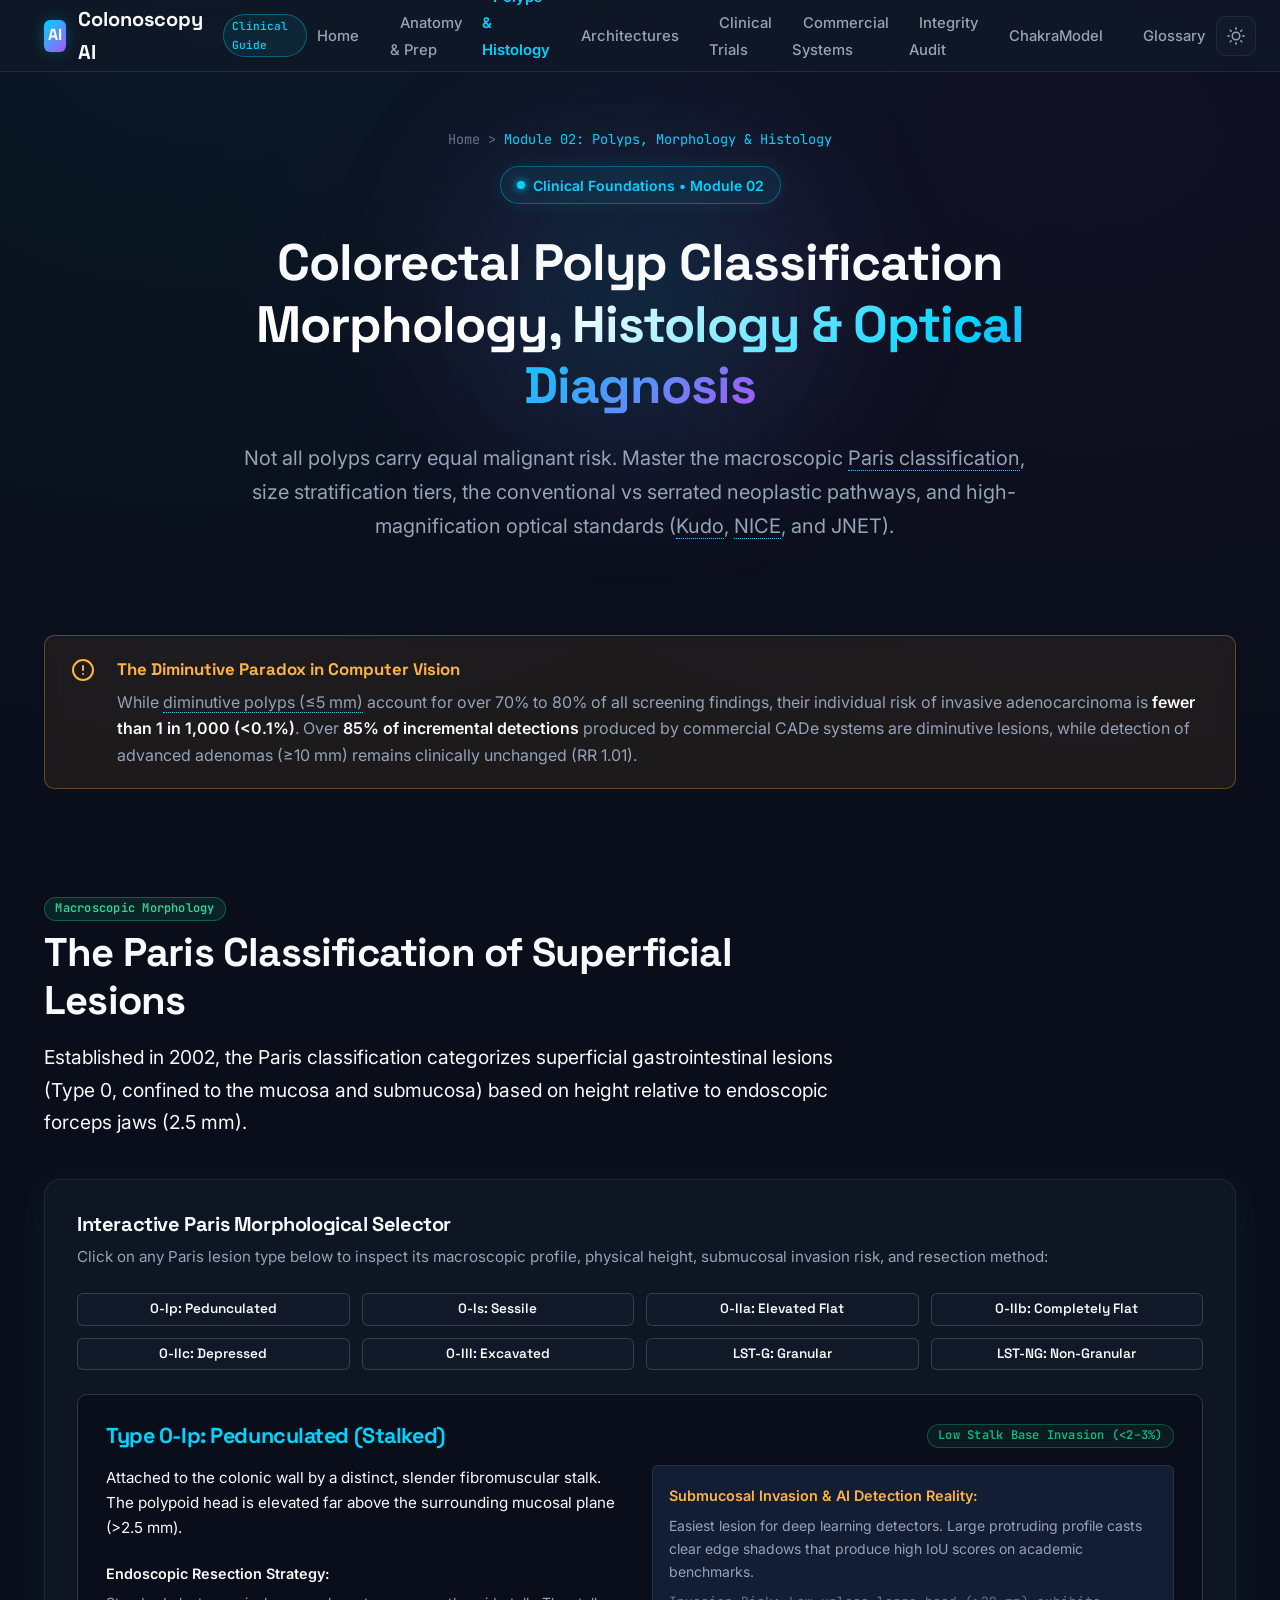
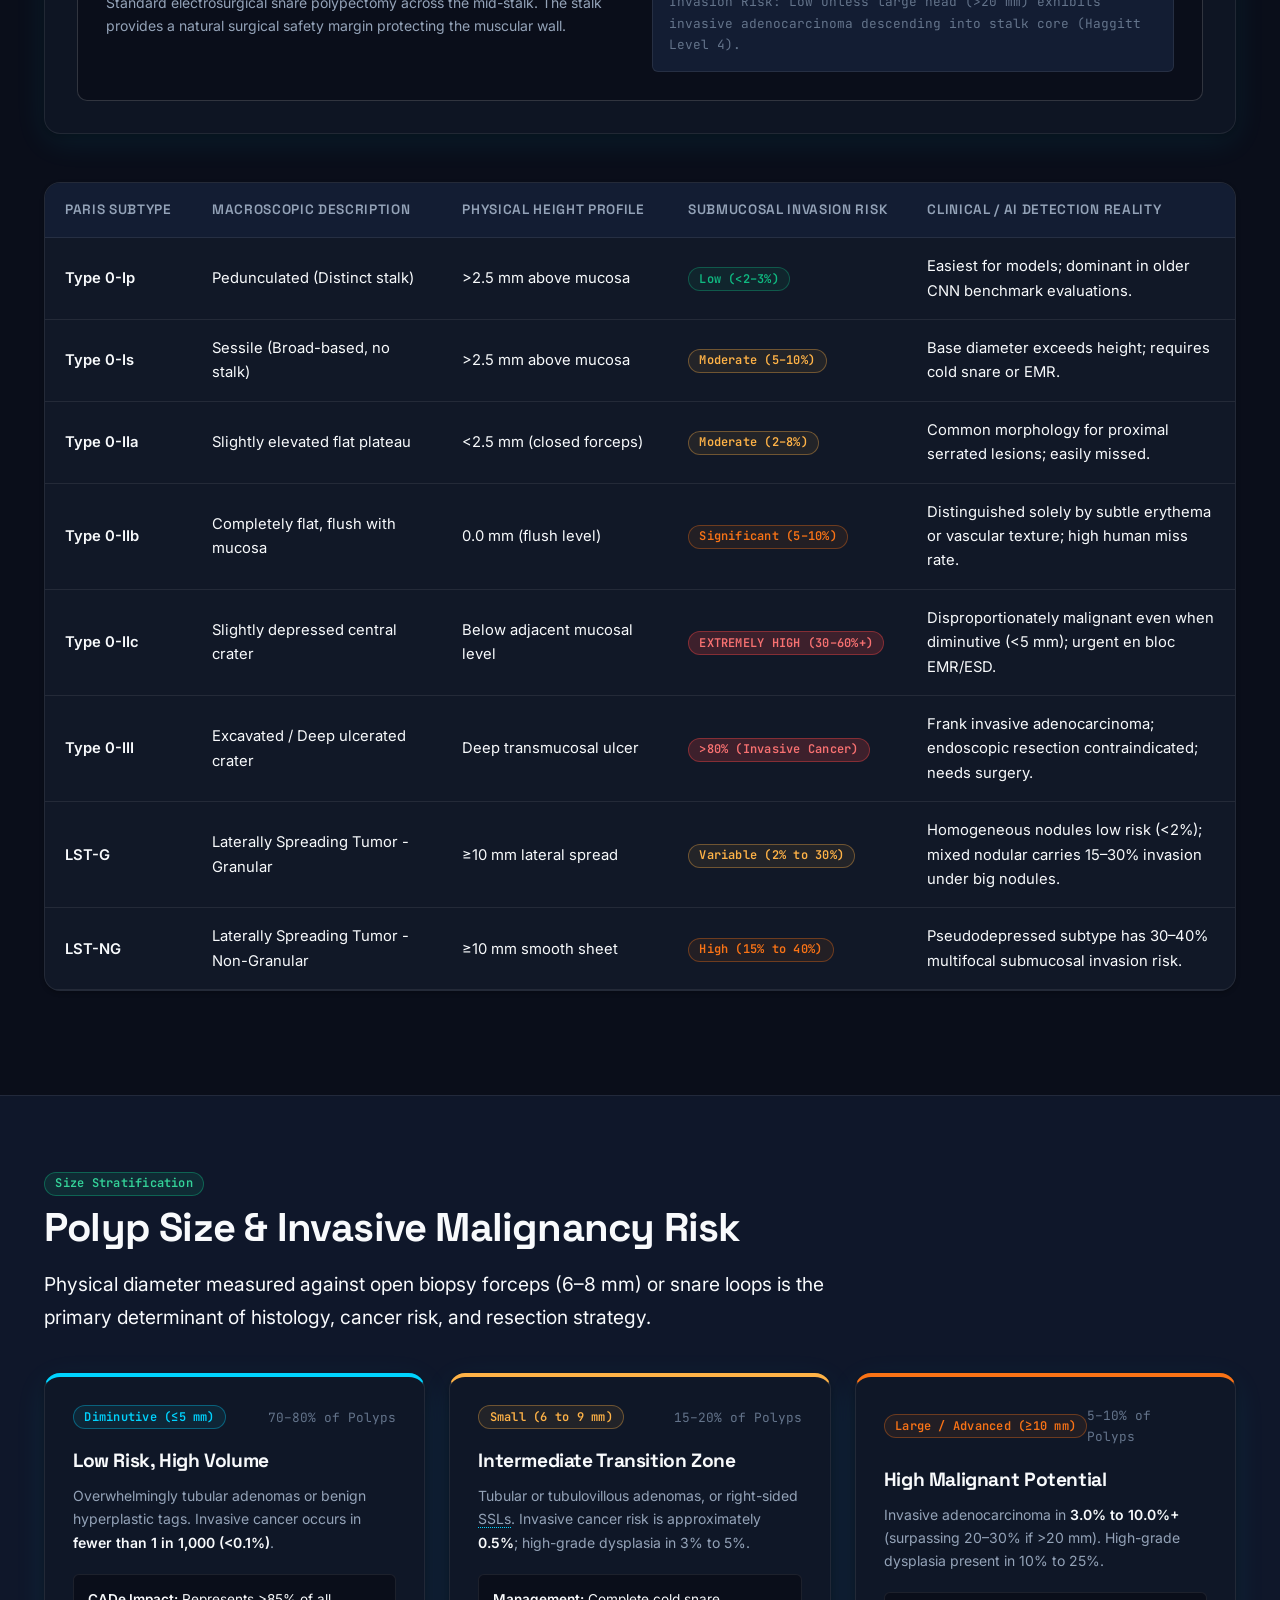
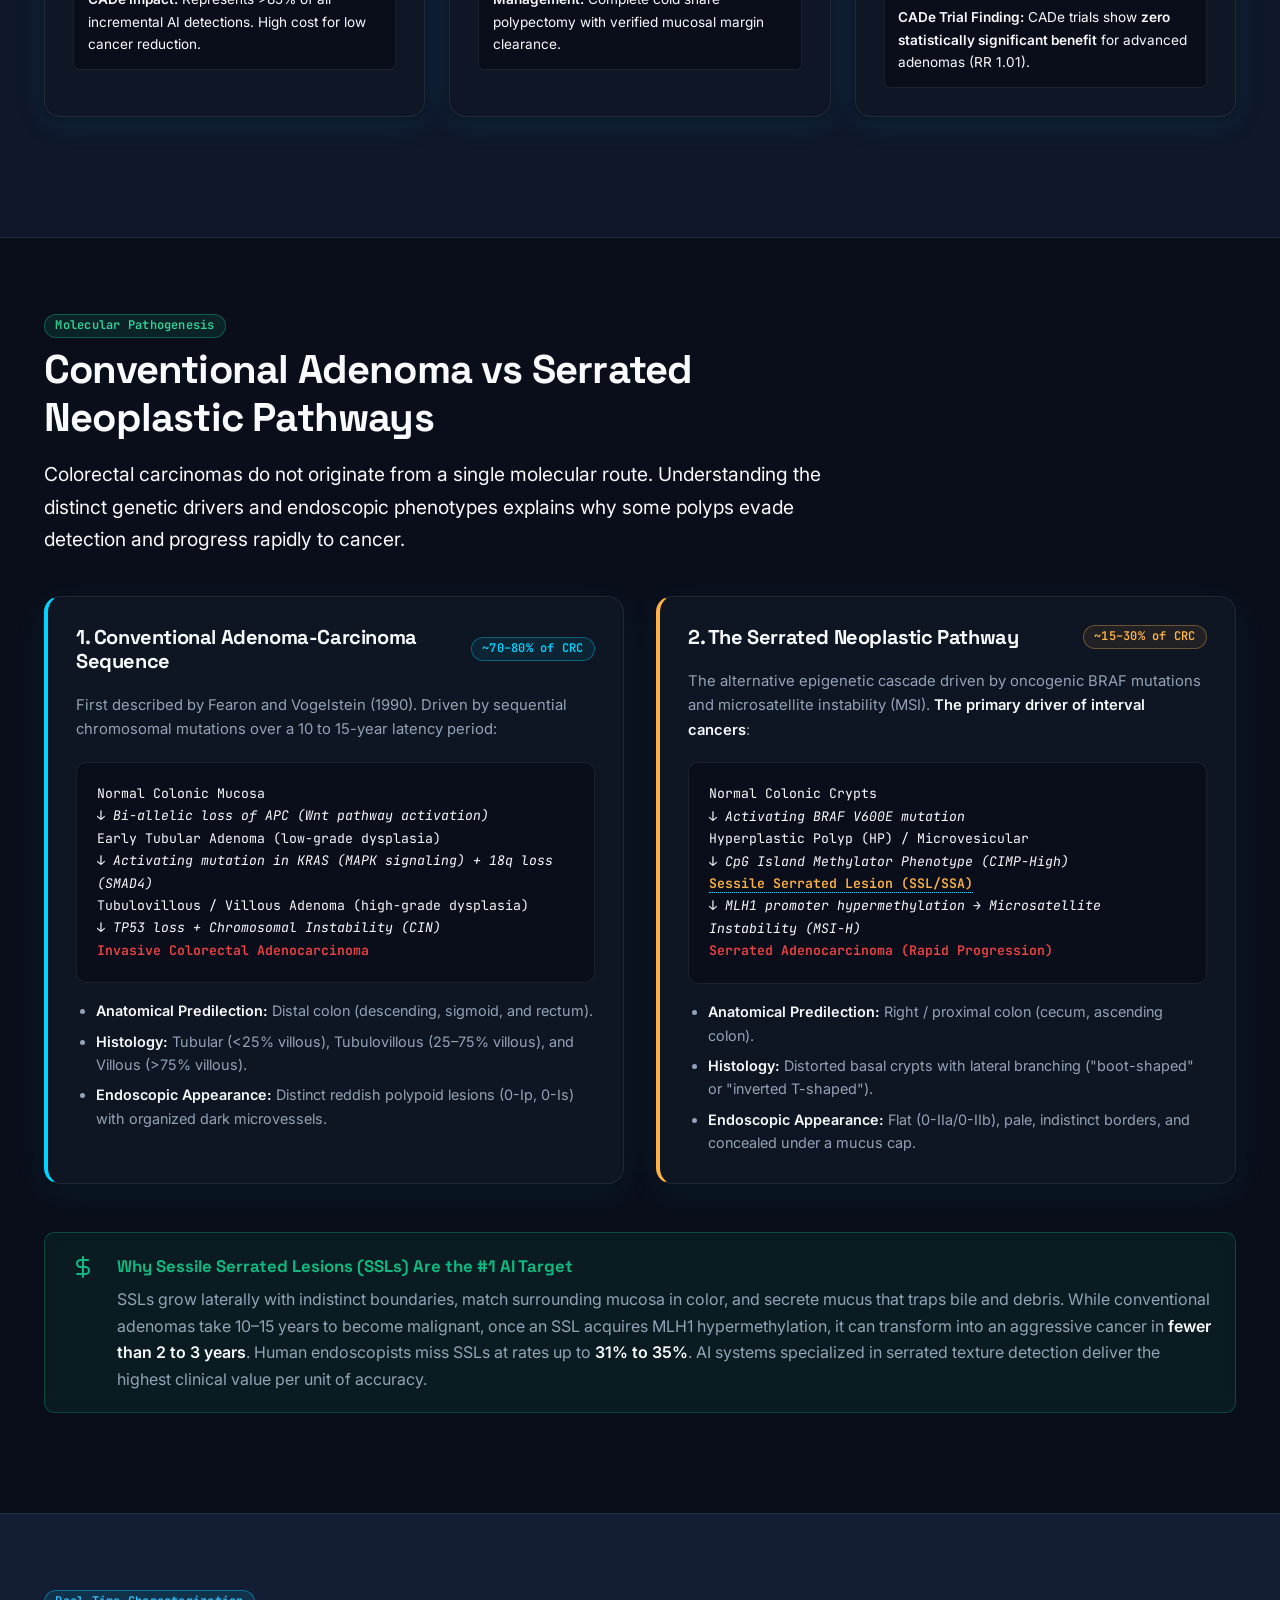
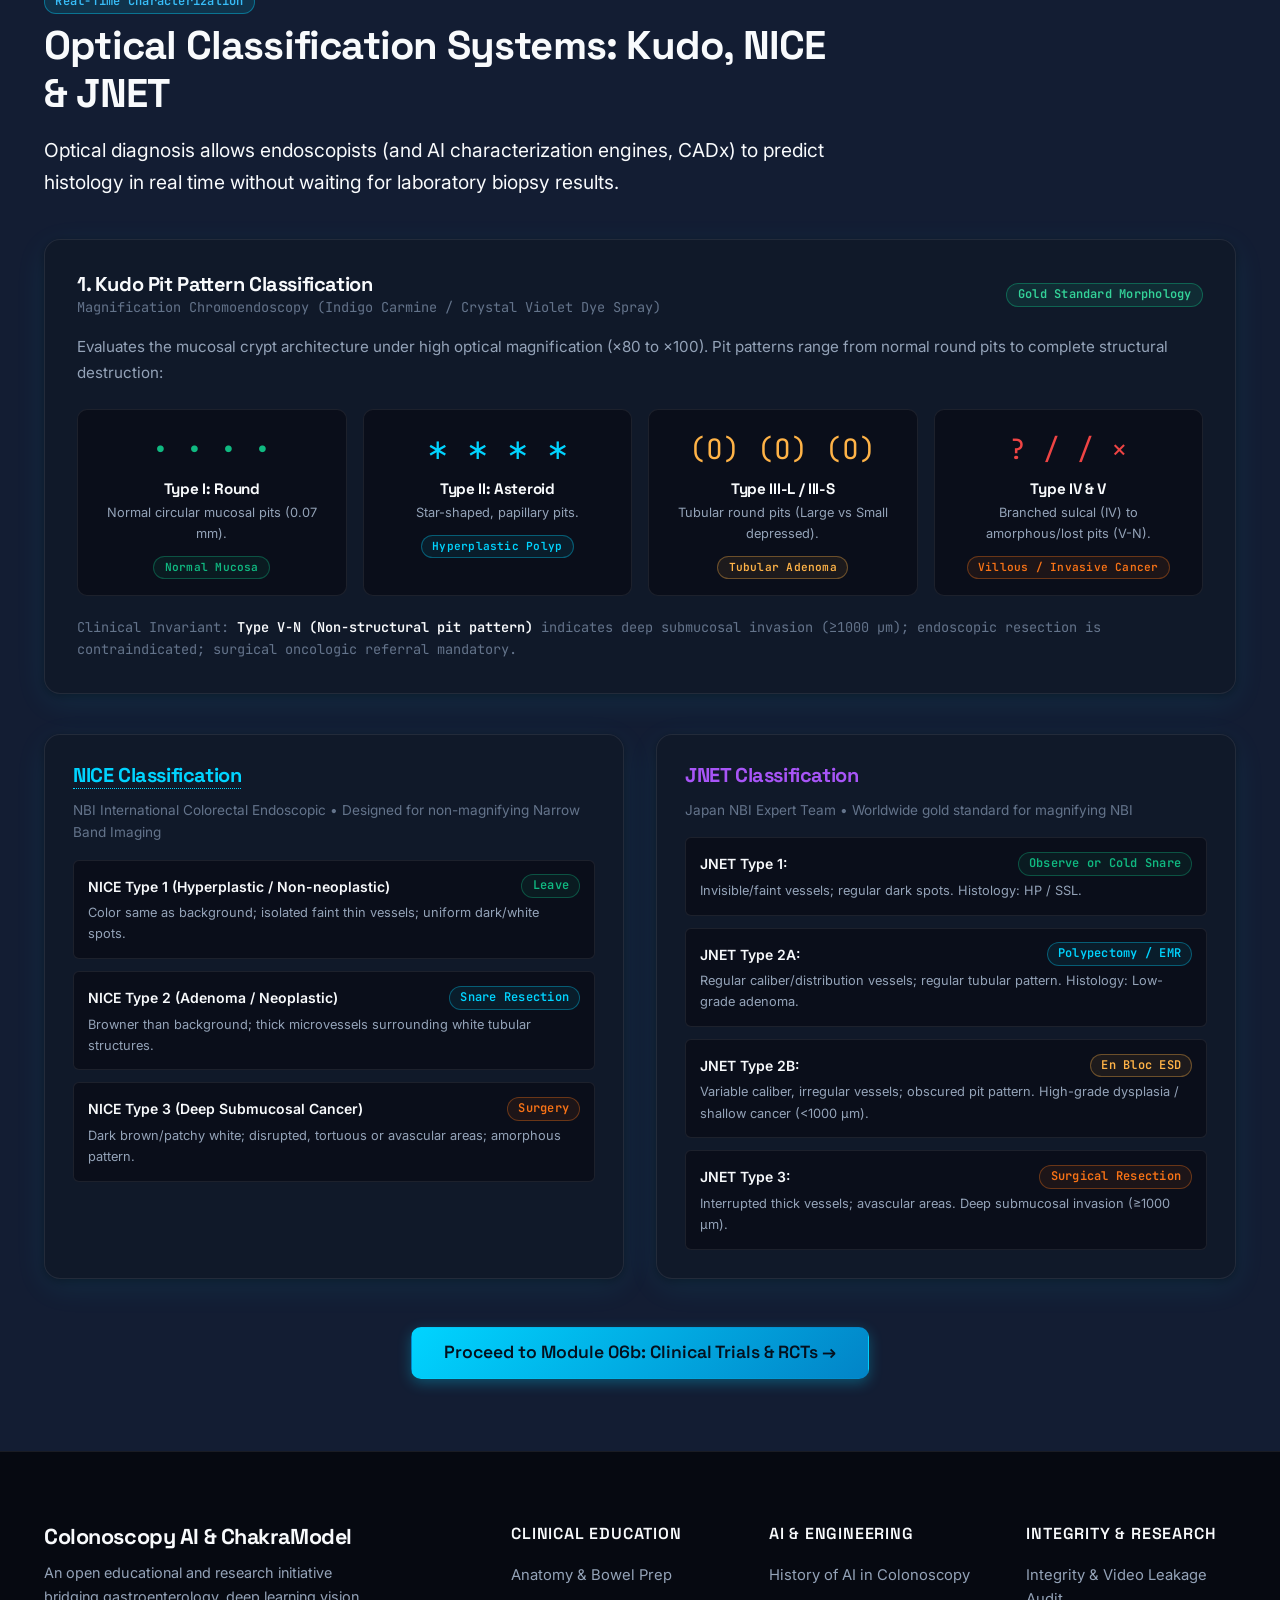
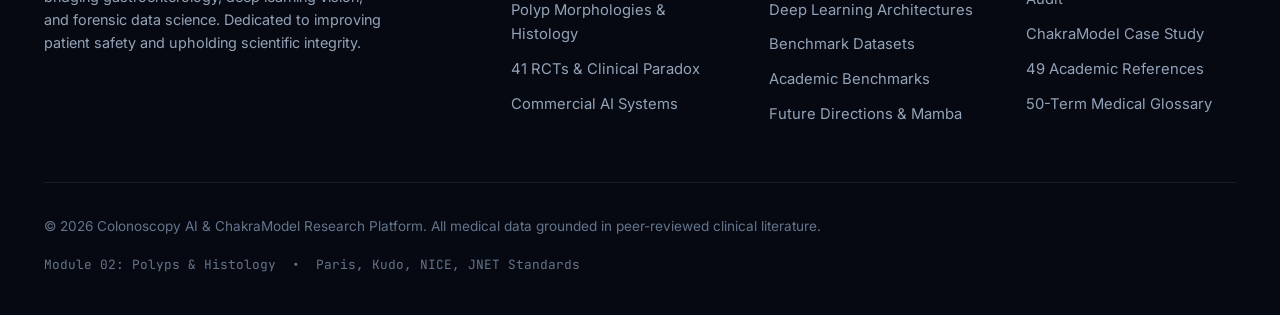
<file: pages/02-polyp-types.html>
<!DOCTYPE html>
<html lang="en" data-theme="dark">
<head>
  <meta charset="UTF-8">
  <meta name="viewport" content="width=device-width, initial-scale=1.0">
  <meta name="description" content="Clinical Guide to Colorectal Polyps: The Paris Classification, Size Stratification, Conventional vs Serrated Pathways, and Optical Diagnosis Standards (Kudo, NICE, JNET).">
  <title>Polyp Types, Morphology & Histology | Colonoscopy AI</title>
  <link rel="stylesheet" href="../assets/css/main.css">
  <link rel="preconnect" href="https://fonts.googleapis.com">
  <link rel="preconnect" href="https://fonts.gstatic.com" crossorigin>
</head>
<body>
  <!-- Fixed Scroll Progress Bar -->
  <div id="scroll-progress" aria-hidden="true"></div>

  <!-- Sticky Site Navigation Header -->
  <header class="site-header" role="banner">
    <div class="container nav-container">
      <a href="../index.html" class="brand-logo" aria-label="Colonoscopy AI Home">
        <div class="brand-icon">AI</div>
        <span>Colonoscopy AI</span>
        <span class="brand-badge">Clinical Guide</span>
      </a>

      <nav role="navigation" aria-label="Main Navigation">
        <ul class="nav-menu">
          <li><a href="../index.html" class="nav-link">Home</a></li>
          <li><a href="01-what-is-colonoscopy.html" class="nav-link">Anatomy & Prep</a></li>
          <li><a href="02-polyp-types.html" class="nav-link active">Polyps & Histology</a></li>
          <li><a href="04-architectures.html" class="nav-link">Architectures</a></li>
          <li><a href="06b-clinical-evidence.html" class="nav-link">Clinical Trials</a></li>
          <li><a href="07-clinical-systems.html" class="nav-link">Commercial Systems</a></li>
          <li><a href="08-benchmark-integrity.html" class="nav-link">Integrity Audit</a></li>
          <li><a href="09-chakramodel.html" class="nav-link">ChakraModel</a></li>
          <li><a href="12-glossary.html" class="nav-link">Glossary</a></li>
        </ul>
      </nav>

      <div class="nav-actions">
        <button class="theme-toggle-btn" type="button" aria-label="Toggle dark and light theme">
          <svg width="18" height="18" viewBox="0 0 24 24" fill="none" stroke="currentColor" stroke-width="2" stroke-linecap="round" stroke-linejoin="round" aria-hidden="true">
            <circle cx="12" cy="12" r="5"></circle>
            <line x1="12" y1="1" x2="12" y2="3"></line>
            <line x1="12" y1="21" x2="12" y2="23"></line>
            <line x1="4.22" y1="4.22" x2="5.64" y2="5.64"></line>
            <line x1="18.36" y1="18.36" x2="19.78" y2="19.78"></line>
            <line x1="1" y1="12" x2="3" y2="12"></line>
            <line x1="21" y1="12" x2="23" y2="12"></line>
            <line x1="4.22" y1="19.78" x2="5.64" y2="18.36"></line>
            <line x1="18.36" y1="5.64" x2="19.78" y2="4.22"></line>
          </svg>
        </button>
        <button class="hamburger-btn" type="button" aria-label="Open Navigation Menu" aria-expanded="false">
          <svg width="22" height="22" viewBox="0 0 24 24" fill="none" stroke="currentColor" stroke-width="2" stroke-linecap="round" stroke-linejoin="round" aria-hidden="true">
            <line x1="3" y1="12" x2="21" y2="12"></line>
            <line x1="3" y1="6" x2="21" y2="6"></line>
            <line x1="3" y1="18" x2="21" y2="18"></line>
          </svg>
        </button>
      </div>
    </div>
  </header>

  <!-- Mobile Navigation Drawer -->
  <div class="mobile-nav-drawer" role="dialog" aria-modal="true" aria-label="Mobile Navigation">
    <div style="font-family: var(--font-heading); font-size: 0.8rem; text-transform: uppercase; color: var(--color-teal); letter-spacing: 0.08em; margin-bottom: 0.5rem;">Clinical Education</div>
    <a href="../index.html" class="nav-link">00. Home / Portal Overview</a>
    <a href="01-what-is-colonoscopy.html" class="nav-link">01. What is Colonoscopy? Anatomy & Prep</a>
    <a href="02-polyp-types.html" class="nav-link active">02. Polyp Types & Morphology</a>
    <a href="06b-clinical-evidence.html" class="nav-link">06b. Clinical Trials & Real-World Evidence</a>
    <a href="07-clinical-systems.html" class="nav-link">07. Commercial CADe/CADx Systems</a>

    <div style="font-family: var(--font-heading); font-size: 0.8rem; text-transform: uppercase; color: var(--color-purple); letter-spacing: 0.08em; margin: 1.25rem 0 0.5rem;">AI Engineering & Research</div>
    <a href="03-ai-history.html" class="nav-link">03. History of AI in Colonoscopy</a>
    <a href="04-architectures.html" class="nav-link">04. Deep Learning Architectures</a>
    <a href="05-datasets.html" class="nav-link">05. Benchmark Datasets</a>
    <a href="06-benchmarks.html" class="nav-link">06. Academic Benchmarks</a>
    <a href="08-benchmark-integrity.html" class="nav-link">08. Benchmark Integrity Audit</a>
    <a href="09-chakramodel.html" class="nav-link">09. ChakraModel Research Project</a>
    <a href="10-future.html" class="nav-link">10. Future Directions & Open Frontiers</a>

    <div style="font-family: var(--font-heading); font-size: 0.8rem; text-transform: uppercase; color: var(--color-amber); letter-spacing: 0.08em; margin: 1.25rem 0 0.5rem;">Knowledge Resources</div>
    <a href="11-references.html" class="nav-link">11. Scientific References (49 Papers)</a>
    <a href="12-glossary.html" class="nav-link">12. Medical & Technical Glossary (50 Terms)</a>
  </div>

  <main id="main-content">
    <!-- Breadcrumb & Hero -->
    <section class="hero" style="padding: 3.5rem 0 2.5rem;">
      <div class="hero-glow" aria-hidden="true"></div>
      <div class="container hero-content">
        <div style="display: flex; justify-content: center; gap: 0.5rem; margin-bottom: 1rem; font-family: var(--font-mono); font-size: 0.85rem;">
          <a href="../index.html" style="color: var(--text-muted);">Home</a>
          <span style="color: var(--text-muted);">&gt;</span>
          <span style="color: var(--color-teal);">Module 02: Polyps, Morphology & Histology</span>
        </div>

        <div class="hero-badge">
          <span class="dot" aria-hidden="true"></span>
          <span>Clinical Foundations &bull; Module 02</span>
        </div>

        <h1 class="hero-title" style="font-size: clamp(2rem, 4vw, 3.25rem);">
          Colorectal Polyp Classification<br>
          <span class="gradient-text">Morphology, Histology & Optical Diagnosis</span>
        </h1>

        <p class="hero-subtitle" style="max-width: 820px;">
          Not all polyps carry equal malignant risk. Master the macroscopic <span class="glossary-term" data-term="paris-classification">Paris classification</span>, 
          size stratification tiers, the conventional vs serrated neoplastic pathways, and high-magnification optical standards 
          (<span class="glossary-term" data-term="kudo-pit-pattern">Kudo</span>, <span class="glossary-term" data-term="nice-classification">NICE</span>, and JNET).
        </p>
      </div>
    </section>

    <!-- Key Warning Banner: Diminutive vs Advanced -->
    <section class="container" style="margin-top: -1rem; margin-bottom: 2rem;">
      <div class="alert alert-technical">
        <div class="alert-icon">
          <svg width="24" height="24" viewBox="0 0 24 24" fill="none" stroke="currentColor" stroke-width="2" stroke-linecap="round" stroke-linejoin="round" aria-hidden="true"><circle cx="12" cy="12" r="10"></circle><line x1="12" y1="8" x2="12" y2="12"></line><line x1="12" y1="16" x2="12.01" y2="16"></line></svg>
        </div>
        <div class="alert-content">
          <div class="alert-title">The Diminutive Paradox in Computer Vision</div>
          <p>
            While <span class="glossary-term" data-term="diminutive-polyp">diminutive polyps (&le;5 mm)</span> account for over 70% to 80% of all screening findings, their individual risk of invasive adenocarcinoma is <strong>fewer than 1 in 1,000 (&lt;0.1%)</strong>. Over <strong>85% of incremental detections</strong> produced by commercial CADe systems are diminutive lesions, while detection of advanced adenomas (&ge;10 mm) remains clinically unchanged (RR 1.01).
          </p>
        </div>
      </div>
    </section>

    <!-- Section 1: The Paris Classification -->
    <section class="section">
      <div class="container">
        <div style="max-width: 800px; margin-bottom: 2.5rem;">
          <span class="badge badge-clinical">Macroscopic Morphology</span>
          <h2 style="margin-top: 0.5rem;">The Paris Classification of Superficial Lesions</h2>
          <p class="lead">
            Established in 2002, the Paris classification categorizes superficial gastrointestinal lesions (Type 0, confined to the mucosa and submucosa) based on height relative to endoscopic forceps jaws (2.5 mm).
          </p>
        </div>

        <!-- Interactive Paris Morphology Explorer -->
        <div class="card card-glass" style="margin-bottom: 3rem; padding: 2rem;">
          <h3 style="margin-top: 0; margin-bottom: 0.5rem; font-size: 1.25rem;">Interactive Paris Morphological Selector</h3>
          <p style="font-size: 0.95rem; margin-bottom: 1.5rem;">
            Click on any Paris lesion type below to inspect its macroscopic profile, physical height, submucosal invasion risk, and resection method:
          </p>

          <div class="grid grid-4" id="paris-nav" style="gap: 0.75rem; margin-bottom: 1.5rem;">
            <button type="button" class="btn btn-secondary btn-sm active" data-paris="0-Ip">0-Ip: Pedunculated</button>
            <button type="button" class="btn btn-secondary btn-sm" data-paris="0-Is">0-Is: Sessile</button>
            <button type="button" class="btn btn-secondary btn-sm" data-paris="0-IIa">0-IIa: Elevated Flat</button>
            <button type="button" class="btn btn-secondary btn-sm" data-paris="0-IIb">0-IIb: Completely Flat</button>
            <button type="button" class="btn btn-secondary btn-sm" data-paris="0-IIc">0-IIc: Depressed</button>
            <button type="button" class="btn btn-secondary btn-sm" data-paris="0-III">0-III: Excavated</button>
            <button type="button" class="btn btn-secondary btn-sm" data-paris="LST-G">LST-G: Granular</button>
            <button type="button" class="btn btn-secondary btn-sm" data-paris="LST-NG">LST-NG: Non-Granular</button>
          </div>

          <!-- Paris Detail Card -->
          <div id="paris-detail" style="background: var(--bg-primary); border: 1px solid var(--border-medium); border-radius: var(--radius-md); padding: 1.75rem;">
            <div class="flex flex-between" style="flex-wrap: wrap; gap: 0.5rem; margin-bottom: 0.75rem;">
              <h4 id="paris-title" style="color: var(--color-teal); font-size: 1.35rem; margin-bottom: 0;">Type 0-Ip: Pedunculated (Stalked)</h4>
              <span id="paris-risk-badge" class="badge badge-emerald">Low Stalk Base Invasion (&lt;2–3%)</span>
            </div>

            <div class="grid grid-2" style="margin-top: 1rem; gap: 1.5rem;">
              <div>
                <p id="paris-desc" style="color: var(--text-primary); font-size: 0.95rem;">
                  Attached to the colonic wall by a distinct, slender fibromuscular stalk. The polypoid head is elevated far above the surrounding mucosal plane (&gt;2.5 mm).
                </p>
                <div style="margin-top: 1rem;">
                  <strong style="color: var(--text-primary); font-size: 0.9rem;">Endoscopic Resection Strategy:</strong>
                  <p id="paris-resection" style="font-size: 0.875rem; margin-top: 0.25rem;">
                    Standard electrosurgical snare polypectomy across the mid-stalk. The stalk provides a natural surgical safety margin protecting the muscular wall.
                  </p>
                </div>
              </div>

              <div style="background: var(--bg-tertiary); padding: 1rem; border-radius: var(--radius-sm); border: 1px solid var(--border-subtle);">
                <strong style="color: var(--color-amber); font-size: 0.9rem;">Submucosal Invasion & AI Detection Reality:</strong>
                <p id="paris-ai-insight" style="font-size: 0.875rem; margin-top: 0.35rem; margin-bottom: 0.5rem;">
                  Easiest lesion for deep learning detectors. Large protruding profile casts clear edge shadows that produce high IoU scores on academic benchmarks.
                </p>
                <div id="paris-warning" style="font-size: 0.8rem; font-family: var(--font-mono); color: var(--text-muted);">
                  Invasion Risk: Low unless large head (&gt;20 mm) exhibits invasive adenocarcinoma descending into stalk core (Haggitt Level 4).
                </div>
              </div>
            </div>
          </div>
        </div>

        <!-- Full Paris Classification Table -->
        <div class="table-container">
          <table class="data-table">
            <thead>
              <tr>
                <th>Paris Subtype</th>
                <th>Macroscopic Description</th>
                <th>Physical Height Profile</th>
                <th>Submucosal Invasion Risk</th>
                <th>Clinical / AI Detection Reality</th>
              </tr>
            </thead>
            <tbody>
              <tr>
                <td><strong>Type 0-Ip</strong></td>
                <td>Pedunculated (Distinct stalk)</td>
                <td>&gt;2.5 mm above mucosa</td>
                <td><span class="badge badge-emerald">Low (&lt;2–3%)</span></td>
                <td>Easiest for models; dominant in older CNN benchmark evaluations.</td>
              </tr>
              <tr>
                <td><strong>Type 0-Is</strong></td>
                <td>Sessile (Broad-based, no stalk)</td>
                <td>&gt;2.5 mm above mucosa</td>
                <td><span class="badge badge-amber">Moderate (5–10%)</span></td>
                <td>Base diameter exceeds height; requires cold snare or EMR.</td>
              </tr>
              <tr>
                <td><strong>Type 0-IIa</strong></td>
                <td>Slightly elevated flat plateau</td>
                <td>&lt;2.5 mm (closed forceps)</td>
                <td><span class="badge badge-amber">Moderate (2–8%)</span></td>
                <td>Common morphology for proximal serrated lesions; easily missed.</td>
              </tr>
              <tr>
                <td><strong>Type 0-IIb</strong></td>
                <td>Completely flat, flush with mucosa</td>
                <td>0.0 mm (flush level)</td>
                <td><span class="badge badge-coral">Significant (5–10%)</span></td>
                <td>Distinguished solely by subtle erythema or vascular texture; high human miss rate.</td>
              </tr>
              <tr>
                <td><strong>Type 0-IIc</strong></td>
                <td>Slightly depressed central crater</td>
                <td>Below adjacent mucosal level</td>
                <td><span class="badge badge-danger" style="background: rgba(239, 68, 68, 0.2); color: #f87171; border: 1px solid rgba(239, 68, 68, 0.4);">EXTREMELY HIGH (30–60%+)</span></td>
                <td>Disproportionately malignant even when diminutive (&lt;5 mm); urgent en bloc EMR/ESD.</td>
              </tr>
              <tr>
                <td><strong>Type 0-III</strong></td>
                <td>Excavated / Deep ulcerated crater</td>
                <td>Deep transmucosal ulcer</td>
                <td><span class="badge badge-danger" style="background: rgba(239, 68, 68, 0.2); color: #f87171; border: 1px solid rgba(239, 68, 68, 0.4);">&gt;80% (Invasive Cancer)</span></td>
                <td>Frank invasive adenocarcinoma; endoscopic resection contraindicated; needs surgery.</td>
              </tr>
              <tr>
                <td><strong>LST-G</strong></td>
                <td>Laterally Spreading Tumor - Granular</td>
                <td>&ge;10 mm lateral spread</td>
                <td><span class="badge badge-amber">Variable (2% to 30%)</span></td>
                <td>Homogeneous nodules low risk (&lt;2%); mixed nodular carries 15–30% invasion under big nodules.</td>
              </tr>
              <tr>
                <td><strong>LST-NG</strong></td>
                <td>Laterally Spreading Tumor - Non-Granular</td>
                <td>&ge;10 mm smooth sheet</td>
                <td><span class="badge badge-coral">High (15% to 40%)</span></td>
                <td>Pseudodepressed subtype has 30–40% multifocal submucosal invasion risk.</td>
              </tr>
            </tbody>
          </table>
        </div>
      </div>
    </section>

    <!-- Section 2: Size Stratification & Cancer Risk -->
    <section class="section" style="background: var(--bg-secondary); border-top: 1px solid var(--border-subtle); border-bottom: 1px solid var(--border-subtle);">
      <div class="container">
        <div style="max-width: 800px; margin-bottom: 2.5rem;">
          <span class="badge badge-clinical">Size Stratification</span>
          <h2 style="margin-top: 0.5rem;">Polyp Size & Invasive Malignancy Risk</h2>
          <p class="lead">
            Physical diameter measured against open biopsy forceps (6–8 mm) or snare loops is the primary determinant of histology, cancer risk, and resection strategy.
          </p>
        </div>

        <div class="grid grid-3" style="gap: 1.5rem; margin-bottom: 3rem;">
          <!-- Tier 1: Diminutive -->
          <div class="card card-glass" style="border-top: 4px solid var(--color-teal);">
            <div class="card-header">
              <span class="badge badge-teal">Diminutive (&le;5 mm)</span>
              <span style="font-family: var(--font-mono); font-size: 0.8rem; color: var(--text-muted);">70–80% of Polyps</span>
            </div>
            <h3 style="font-size: 1.2rem; margin-top: 0;">Low Risk, High Volume</h3>
            <p style="font-size: 0.875rem;">
              Overwhelmingly tubular adenomas or benign hyperplastic tags. Invasive cancer occurs in <strong>fewer than 1 in 1,000 (&lt;0.1%)</strong>.
            </p>
            <div style="background: var(--bg-primary); padding: 0.85rem; border-radius: var(--radius-sm); border: 1px solid var(--border-subtle); font-size: 0.85rem; margin-top: 1rem;">
              <strong>CADe Impact:</strong> Represents &gt;85% of all incremental AI detections. High cost for low cancer reduction.
            </div>
          </div>

          <!-- Tier 2: Small -->
          <div class="card card-glass" style="border-top: 4px solid var(--color-amber);">
            <div class="card-header">
              <span class="badge badge-amber">Small (6 to 9 mm)</span>
              <span style="font-family: var(--font-mono); font-size: 0.8rem; color: var(--text-muted);">15–20% of Polyps</span>
            </div>
            <h3 style="font-size: 1.2rem; margin-top: 0;">Intermediate Transition Zone</h3>
            <p style="font-size: 0.875rem;">
              Tubular or tubulovillous adenomas, or right-sided <span class="glossary-term" data-term="sessile-serrated-lesion">SSLs</span>. Invasive cancer risk is approximately <strong>0.5%</strong>; high-grade dysplasia in 3% to 5%.
            </p>
            <div style="background: var(--bg-primary); padding: 0.85rem; border-radius: var(--radius-sm); border: 1px solid var(--border-subtle); font-size: 0.85rem; margin-top: 1rem;">
              <strong>Management:</strong> Complete cold snare polypectomy with verified mucosal margin clearance.
            </div>
          </div>

          <!-- Tier 3: Large / Advanced -->
          <div class="card card-glass" style="border-top: 4px solid var(--color-coral);">
            <div class="card-header">
              <span class="badge badge-coral">Large / Advanced (&ge;10 mm)</span>
              <span style="font-family: var(--font-mono); font-size: 0.8rem; color: var(--text-muted);">5–10% of Polyps</span>
            </div>
            <h3 style="font-size: 1.2rem; margin-top: 0;">High Malignant Potential</h3>
            <p style="font-size: 0.875rem;">
              Invasive adenocarcinoma in <strong>3.0% to 10.0%+</strong> (surpassing 20–30% if &gt;20 mm). High-grade dysplasia present in 10% to 25%.
            </p>
            <div style="background: var(--bg-primary); padding: 0.85rem; border-radius: var(--radius-sm); border: 1px solid var(--border-subtle); font-size: 0.85rem; margin-top: 1rem;">
              <strong>CADe Trial Finding:</strong> CADe trials show <strong>zero statistically significant benefit</strong> for advanced adenomas (RR 1.01).
            </div>
          </div>
        </div>
      </div>
    </section>

    <!-- Section 3: Histological Pathways (Conventional vs Serrated) -->
    <section class="section">
      <div class="container">
        <div style="max-width: 800px; margin-bottom: 2.5rem;">
          <span class="badge badge-clinical">Molecular Pathogenesis</span>
          <h2 style="margin-top: 0.5rem;">Conventional Adenoma vs Serrated Neoplastic Pathways</h2>
          <p class="lead">
            Colorectal carcinomas do not originate from a single molecular route. Understanding the distinct genetic drivers and endoscopic phenotypes explains why some polyps evade detection and progress rapidly to cancer.
          </p>
        </div>

        <div class="grid grid-2" style="gap: 2rem; margin-bottom: 3rem;">
          <!-- Conventional Pathway -->
          <div class="card card-glass" style="border-left: 4px solid var(--color-teal);">
            <div class="card-header">
              <h3 style="margin: 0; font-size: 1.25rem;">1. Conventional Adenoma-Carcinoma Sequence</h3>
              <span class="badge badge-teal">~70–80% of CRC</span>
            </div>
            <p style="font-size: 0.925rem; margin-top: 1rem;">
              First described by Fearon and Vogelstein (1990). Driven by sequential chromosomal mutations over a 10 to 15-year latency period:
            </p>

            <div style="font-family: var(--font-mono); font-size: 0.825rem; background: var(--bg-primary); padding: 1.25rem; border-radius: var(--radius-md); border: 1px solid var(--border-subtle); margin: 1rem 0; line-height: 1.7;">
              Normal Colonic Mucosa<br>
              &darr; <em>Bi-allelic loss of APC (Wnt pathway activation)</em><br>
              Early Tubular Adenoma (low-grade dysplasia)<br>
              &darr; <em>Activating mutation in KRAS (MAPK signaling) + 18q loss (SMAD4)</em><br>
              Tubulovillous / Villous Adenoma (high-grade dysplasia)<br>
              &darr; <em>TP53 loss + Chromosomal Instability (CIN)</em><br>
              <strong style="color: var(--color-danger);">Invasive Colorectal Adenocarcinoma</strong>
            </div>

            <ul style="font-size: 0.9rem; list-style: disc; margin-left: 1.25rem; color: var(--text-secondary); display: flex; flex-direction: column; gap: 0.4rem;">
              <li><strong>Anatomical Predilection:</strong> Distal colon (descending, sigmoid, and rectum).</li>
              <li><strong>Histology:</strong> Tubular (&lt;25% villous), Tubulovillous (25–75% villous), and Villous (&gt;75% villous).</li>
              <li><strong>Endoscopic Appearance:</strong> Distinct reddish polypoid lesions (0-Ip, 0-Is) with organized dark microvessels.</li>
            </ul>
          </div>

          <!-- Serrated Pathway -->
          <div class="card card-glass" style="border-left: 4px solid var(--color-amber);">
            <div class="card-header">
              <h3 style="margin: 0; font-size: 1.25rem;">2. The Serrated Neoplastic Pathway</h3>
              <span class="badge badge-amber">~15–30% of CRC</span>
            </div>
            <p style="font-size: 0.925rem; margin-top: 1rem;">
              The alternative epigenetic cascade driven by oncogenic BRAF mutations and microsatellite instability (MSI). <strong>The primary driver of interval cancers</strong>:
            </p>

            <div style="font-family: var(--font-mono); font-size: 0.825rem; background: var(--bg-primary); padding: 1.25rem; border-radius: var(--radius-md); border: 1px solid var(--border-subtle); margin: 1rem 0; line-height: 1.7;">
              Normal Colonic Crypts<br>
              &darr; <em>Activating BRAF V600E mutation</em><br>
              Hyperplastic Polyp (HP) / Microvesicular<br>
              &darr; <em>CpG Island Methylator Phenotype (CIMP-High)</em><br>
              <strong style="color: var(--color-amber);"><span class="glossary-term" data-term="sessile-serrated-lesion">Sessile Serrated Lesion (SSL/SSA)</span></strong><br>
              &darr; <em>MLH1 promoter hypermethylation &rarr; Microsatellite Instability (MSI-H)</em><br>
              <strong style="color: var(--color-danger);">Serrated Adenocarcinoma (Rapid Progression)</strong>
            </div>

            <ul style="font-size: 0.9rem; list-style: disc; margin-left: 1.25rem; color: var(--text-secondary); display: flex; flex-direction: column; gap: 0.4rem;">
              <li><strong>Anatomical Predilection:</strong> Right / proximal colon (cecum, ascending colon).</li>
              <li><strong>Histology:</strong> Distorted basal crypts with lateral branching ("boot-shaped" or "inverted T-shaped").</li>
              <li><strong>Endoscopic Appearance:</strong> Flat (0-IIa/0-IIb), pale, indistinct borders, and concealed under a mucus cap.</li>
            </ul>
          </div>
        </div>

        <!-- Deep Dive on Sessile Serrated Lesions -->
        <div class="alert alert-clinical" style="margin-top: 1rem;">
          <div class="alert-icon">
            <svg width="24" height="24" viewBox="0 0 24 24" fill="none" stroke="currentColor" stroke-width="2" stroke-linecap="round" stroke-linejoin="round" aria-hidden="true"><path d="M12 2v20M17 5H9.5a3.5 3.5 0 0 0 0 7h5a3.5 3.5 0 0 1 0 7H6"></path></svg>
          </div>
          <div class="alert-content">
            <div class="alert-title">Why Sessile Serrated Lesions (SSLs) Are the #1 AI Target</div>
            <p>
              SSLs grow laterally with indistinct boundaries, match surrounding mucosa in color, and secrete mucus that traps bile and debris. While conventional adenomas take 10–15 years to become malignant, once an SSL acquires MLH1 hypermethylation, it can transform into an aggressive cancer in <strong>fewer than 2 to 3 years</strong>. Human endoscopists miss SSLs at rates up to <strong>31% to 35%</strong>. AI systems specialized in serrated texture detection deliver the highest clinical value per unit of accuracy.
            </p>
          </div>
        </div>
      </div>
    </section>

    <!-- Section 4: Optical Diagnosis Standards (Kudo, NICE, JNET) -->
    <section class="section" style="background: var(--bg-tertiary); border-top: 1px solid var(--border-subtle);">
      <div class="container">
        <div style="max-width: 800px; margin-bottom: 2.5rem;">
          <span class="badge badge-metric">Real-Time Characterization</span>
          <h2 style="margin-top: 0.5rem;">Optical Classification Systems: Kudo, NICE & JNET</h2>
          <p class="lead">
            Optical diagnosis allows endoscopists (and AI characterization engines, CADx) to predict histology in real time without waiting for laboratory biopsy results.
          </p>
        </div>

        <!-- Kudo Pit Pattern Visual Display -->
        <div class="card card-glass" style="margin-bottom: 2.5rem; padding: 2rem;">
          <div class="flex flex-between" style="flex-wrap: wrap; gap: 0.5rem; margin-bottom: 1rem;">
            <div>
              <h3 style="margin: 0; font-size: 1.25rem;">1. Kudo Pit Pattern Classification</h3>
              <div style="font-size: 0.85rem; color: var(--text-muted); font-family: var(--font-mono);">
                Magnification Chromoendoscopy (Indigo Carmine / Crystal Violet Dye Spray)
              </div>
            </div>
            <span class="badge badge-clinical">Gold Standard Morphology</span>
          </div>

          <p style="font-size: 0.95rem; margin-bottom: 1.5rem;">
            Evaluates the mucosal crypt architecture under high optical magnification (&times;80 to &times;100). Pit patterns range from normal round pits to complete structural destruction:
          </p>

          <div class="grid grid-4" style="gap: 1rem;">
            <!-- Type I -->
            <div style="background: var(--bg-primary); padding: 1rem; border-radius: var(--radius-md); border: 1px solid var(--border-subtle); text-align: center;">
              <div style="font-size: 1.75rem; font-family: var(--font-mono); color: var(--color-emerald);">&bull; &bull; &bull; &bull;</div>
              <h4 style="font-size: 0.95rem; margin: 0.5rem 0 0.25rem;">Type I: Round</h4>
              <p style="font-size: 0.8rem; color: var(--text-secondary); margin-bottom: 0.5rem;">Normal circular mucosal pits (0.07 mm).</p>
              <span class="badge badge-emerald" style="font-size: 0.7rem;">Normal Mucosa</span>
            </div>

            <!-- Type II -->
            <div style="background: var(--bg-primary); padding: 1rem; border-radius: var(--radius-md); border: 1px solid var(--border-subtle); text-align: center;">
              <div style="font-size: 1.75rem; font-family: var(--font-mono); color: var(--color-teal);">&lowast; &lowast; &lowast; &lowast;</div>
              <h4 style="font-size: 0.95rem; margin: 0.5rem 0 0.25rem;">Type II: Asteroid</h4>
              <p style="font-size: 0.8rem; color: var(--text-secondary); margin-bottom: 0.5rem;">Star-shaped, papillary pits.</p>
              <span class="badge badge-teal" style="font-size: 0.7rem;">Hyperplastic Polyp</span>
            </div>

            <!-- Type III-L / III-S -->
            <div style="background: var(--bg-primary); padding: 1rem; border-radius: var(--radius-md); border: 1px solid var(--border-subtle); text-align: center;">
              <div style="font-size: 1.75rem; font-family: var(--font-mono); color: var(--color-amber);">(O) (O) (O)</div>
              <h4 style="font-size: 0.95rem; margin: 0.5rem 0 0.25rem;">Type III-L / III-S</h4>
              <p style="font-size: 0.8rem; color: var(--text-secondary); margin-bottom: 0.5rem;">Tubular round pits (Large vs Small depressed).</p>
              <span class="badge badge-amber" style="font-size: 0.7rem;">Tubular Adenoma</span>
            </div>

            <!-- Type IV & V -->
            <div style="background: var(--bg-primary); padding: 1rem; border-radius: var(--radius-md); border: 1px solid var(--border-subtle); text-align: center;">
              <div style="font-size: 1.75rem; font-family: var(--font-mono); color: var(--color-danger);">? / / &times;</div>
              <h4 style="font-size: 0.95rem; margin: 0.5rem 0 0.25rem;">Type IV & V</h4>
              <p style="font-size: 0.8rem; color: var(--text-secondary); margin-bottom: 0.5rem;">Branched sulcal (IV) to amorphous/lost pits (V-N).</p>
              <span class="badge badge-coral" style="font-size: 0.7rem;">Villous / Invasive Cancer</span>
            </div>
          </div>

          <div style="margin-top: 1.25rem; font-size: 0.85rem; color: var(--text-muted); font-family: var(--font-mono);">
            Clinical Invariant: <strong>Type V-N (Non-structural pit pattern)</strong> indicates deep submucosal invasion (&ge;1000 &mu;m); endoscopic resection is contraindicated; surgical oncologic referral mandatory.
          </div>
        </div>

        <!-- NICE vs JNET Comparison -->
        <div class="grid grid-2" style="gap: 2rem;">
          <!-- NICE Classification -->
          <div class="card card-glass">
            <h3 style="font-size: 1.25rem; margin-top: 0; color: var(--color-teal);"><span class="glossary-term" data-term="nice-classification">NICE Classification</span></h3>
            <p style="font-size: 0.85rem; color: var(--text-muted); margin-bottom: 1rem;">
              NBI International Colorectal Endoscopic &bull; Designed for non-magnifying Narrow Band Imaging
            </p>

            <div style="display: flex; flex-direction: column; gap: 0.75rem; font-size: 0.875rem;">
              <div style="background: var(--bg-primary); padding: 0.85rem; border-radius: var(--radius-sm); border: 1px solid var(--border-subtle);">
                <div class="flex flex-between"><strong>NICE Type 1 (Hyperplastic / Non-neoplastic)</strong> <span class="badge badge-emerald">Leave</span></div>
                <div style="color: var(--text-secondary); font-size: 0.8rem; margin-top: 0.25rem;">Color same as background; isolated faint thin vessels; uniform dark/white spots.</div>
              </div>
              <div style="background: var(--bg-primary); padding: 0.85rem; border-radius: var(--radius-sm); border: 1px solid var(--border-subtle);">
                <div class="flex flex-between"><strong>NICE Type 2 (Adenoma / Neoplastic)</strong> <span class="badge badge-teal">Snare Resection</span></div>
                <div style="color: var(--text-secondary); font-size: 0.8rem; margin-top: 0.25rem;">Browner than background; thick microvessels surrounding white tubular structures.</div>
              </div>
              <div style="background: var(--bg-primary); padding: 0.85rem; border-radius: var(--radius-sm); border: 1px solid var(--border-subtle);">
                <div class="flex flex-between"><strong>NICE Type 3 (Deep Submucosal Cancer)</strong> <span class="badge badge-coral">Surgery</span></div>
                <div style="color: var(--text-secondary); font-size: 0.8rem; margin-top: 0.25rem;">Dark brown/patchy white; disrupted, tortuous or avascular areas; amorphous pattern.</div>
              </div>
            </div>
          </div>

          <!-- JNET Classification -->
          <div class="card card-glass">
            <h3 style="font-size: 1.25rem; margin-top: 0; color: var(--color-purple);">JNET Classification</h3>
            <p style="font-size: 0.85rem; color: var(--text-muted); margin-bottom: 1rem;">
              Japan NBI Expert Team &bull; Worldwide gold standard for magnifying NBI
            </p>

            <div style="display: flex; flex-direction: column; gap: 0.75rem; font-size: 0.875rem;">
              <div style="background: var(--bg-primary); padding: 0.85rem; border-radius: var(--radius-sm); border: 1px solid var(--border-subtle);">
                <div class="flex flex-between"><strong>JNET Type 1:</strong> <span class="badge badge-emerald">Observe or Cold Snare</span></div>
                <div style="color: var(--text-secondary); font-size: 0.8rem; margin-top: 0.25rem;">Invisible/faint vessels; regular dark spots. Histology: HP / SSL.</div>
              </div>
              <div style="background: var(--bg-primary); padding: 0.85rem; border-radius: var(--radius-sm); border: 1px solid var(--border-subtle);">
                <div class="flex flex-between"><strong>JNET Type 2A:</strong> <span class="badge badge-teal">Polypectomy / EMR</span></div>
                <div style="color: var(--text-secondary); font-size: 0.8rem; margin-top: 0.25rem;">Regular caliber/distribution vessels; regular tubular pattern. Histology: Low-grade adenoma.</div>
              </div>
              <div style="background: var(--bg-primary); padding: 0.85rem; border-radius: var(--radius-sm); border: 1px solid var(--border-subtle);">
                <div class="flex flex-between"><strong>JNET Type 2B:</strong> <span class="badge badge-amber">En Bloc ESD</span></div>
                <div style="color: var(--text-secondary); font-size: 0.8rem; margin-top: 0.25rem;">Variable caliber, irregular vessels; obscured pit pattern. High-grade dysplasia / shallow cancer (&lt;1000 &mu;m).</div>
              </div>
              <div style="background: var(--bg-primary); padding: 0.85rem; border-radius: var(--radius-sm); border: 1px solid var(--border-subtle);">
                <div class="flex flex-between"><strong>JNET Type 3:</strong> <span class="badge badge-coral">Surgical Resection</span></div>
                <div style="color: var(--text-secondary); font-size: 0.8rem; margin-top: 0.25rem;">Interrupted thick vessels; avascular areas. Deep submucosal invasion (&ge;1000 &mu;m).</div>
              </div>
            </div>
          </div>
        </div>

        <div style="text-align: center; margin-top: 3rem;">
          <a href="06b-clinical-evidence.html" class="btn btn-primary btn-lg">
            Proceed to Module 06b: Clinical Trials & RCTs &rarr;
          </a>
        </div>
      </div>
    </section>
  </main>

  <!-- Global Site Footer -->
  <footer class="site-footer" role="contentinfo">
    <div class="container">
      <div class="footer-grid">
        <div class="footer-brand">
          <h4>Colonoscopy AI & ChakraModel</h4>
          <p>
            An open educational and research initiative bridging gastroenterology, deep learning vision, and forensic data science. Dedicated to improving patient safety and upholding scientific integrity.
          </p>
        </div>

        <div class="footer-col">
          <h5>Clinical Education</h5>
          <ul class="footer-links">
            <li><a href="01-what-is-colonoscopy.html">Anatomy & Bowel Prep</a></li>
            <li><a href="02-polyp-types.html">Polyp Morphologies & Histology</a></li>
            <li><a href="06b-clinical-evidence.html">41 RCTs & Clinical Paradox</a></li>
            <li><a href="07-clinical-systems.html">Commercial AI Systems</a></li>
          </ul>
        </div>

        <div class="footer-col">
          <h5>AI & Engineering</h5>
          <ul class="footer-links">
            <li><a href="03-ai-history.html">History of AI in Colonoscopy</a></li>
            <li><a href="04-architectures.html">Deep Learning Architectures</a></li>
            <li><a href="05-datasets.html">Benchmark Datasets</a></li>
            <li><a href="06-benchmarks.html">Academic Benchmarks</a></li>
            <li><a href="10-future.html">Future Directions & Mamba</a></li>
          </ul>
        </div>

        <div class="footer-col">
          <h5>Integrity & Research</h5>
          <ul class="footer-links">
            <li><a href="08-benchmark-integrity.html">Integrity & Video Leakage Audit</a></li>
            <li><a href="09-chakramodel.html">ChakraModel Case Study</a></li>
            <li><a href="11-references.html">49 Academic References</a></li>
            <li><a href="12-glossary.html">50-Term Medical Glossary</a></li>
          </ul>
        </div>
      </div>

      <div class="footer-bottom">
        <div>
          &copy; 2026 Colonoscopy AI & ChakraModel Research Platform. All medical data grounded in peer-reviewed clinical literature.
        </div>
        <div class="flex gap-md" style="font-family: var(--font-mono); font-size: 0.8rem;">
          <span>Module 02: Polyps & Histology</span>
          <span>&bull;</span>
          <span>Paris, Kudo, NICE, JNET Standards</span>
        </div>
      </div>
    </div>
  </footer>

  <!-- Scripts -->
  <script src="../assets/js/main.js"></script>
  <script>
    // Module 02 Interactive Features: Paris Classification Selector
    document.addEventListener('DOMContentLoaded', () => {
      const PARIS_DATA = {
        "0-Ip": {
          title: "Type 0-Ip: Pedunculated (Stalked)",
          badge: "Low Stalk Base Invasion (<2–3%)",
          badgeClass: "badge-emerald",
          desc: "Attached to the colonic wall by a distinct, slender fibromuscular stalk. The polypoid head is elevated far above the mucosal plane (>2.5 mm).",
          resection: "Standard electrosurgical snare polypectomy across the mid-stalk. The stalk provides a natural surgical safety margin protecting the muscular wall.",
          insight: "Easiest lesion for deep learning detectors. Large protruding profile casts clear edge shadows that produce high IoU scores on academic benchmarks.",
          warning: "Invasion Risk: Low unless large head (>20 mm) exhibits invasive adenocarcinoma descending into stalk core (Haggitt Level 4)."
        },
        "0-Is": {
          title: "Type 0-Is: Sessile (Broad-Based)",
          badge: "Moderate Invasion Risk (5–10%)",
          badgeClass: "badge-amber",
          desc: "Broad-based mucosal protrusion lacking any stalk. The base diameter on the mucosal wall equals or exceeds lesion height (>2.5 mm).",
          resection: "Submucosal saline injection followed by Endoscopic Mucosal Resection (EMR) or cold snare resection for lesions under 10 mm.",
          insight: "Distinct elevation provides strong texture boundaries for convolutional filters, but lesions lacking contrast can blend into fold contours.",
          warning: "Invasion Risk: 5% to 10%, directly increasing with lesion diameter and surface vascular irregularity."
        },
        "0-IIa": {
          title: "Type 0-IIa: Slightly Elevated Flat Plateau",
          badge: "Low to Moderate Risk (2–8%)",
          badgeClass: "badge-amber",
          desc: "Flat plateau elevated above mucosa, but physical height is strictly less than 2.5 mm (the height of closed biopsy forceps jaws).",
          resection: "Cold snare polypectomy or targeted EMR. Cautious margin inspection required to prevent incomplete resection.",
          insight: "Classic morphology for Sessile Serrated Lesions (SSLs) in the right proximal colon. Often missed by standard edge-detection kernels.",
          warning: "Invasion Risk: 2% to 8%, but rapidly elevates if central depression or JNET Type 2B vessels are present."
        },
        "0-IIb": {
          title: "Type 0-IIb: Completely Flat (Flush)",
          badge: "High Human Miss Rate (5–10% Risk)",
          badgeClass: "badge-coral",
          desc: "Completely flush with adjacent colonic mucosa. Distinguished solely by subtle microvascular discoloration, focal erythema, or slight crypt disruption.",
          resection: "Chromoguided EMR with indigo carmine dye spray or high-definition electronic chromoendoscopy (NBI/BLI).",
          insight: "Extremely difficult for conventional CNNs trained only on white light images. Multi-scale transformers with cross-attention excel here.",
          warning: "Invasion Risk: 5% to 10%; responsible for a disproportionate fraction of interval post-colonoscopy colorectal cancers."
        },
        "0-IIc": {
          title: "Type 0-IIc: Slightly Depressed",
          badge: "EXTREMELY HIGH RISK (30–60%+)",
          badgeClass: "badge-danger",
          desc: "Central mucosal depression dipping below the surrounding surface level, without frank deep ulceration into muscularis.",
          resection: "High-priority therapeutic evaluation. Requires precise optical staging (Kudo Pit Pattern V / JNET 2B vs 3). En bloc EMR or ESD required.",
          insight: "Extremely dangerous lesion. Disproportionately malignant even when diminutive (under 5 mm)! Often unrecognized by human endoscopists.",
          warning: "Invasion Risk: 30% to 60%+ submucosal invasion rate regardless of small diameter. High risk of lymphatic metastasis."
        },
        "0-III": {
          title: "Type 0-III: Excavated / Deeply Ulcerated",
          badge: "Frank Invasive Cancer (>80%)",
          badgeClass: "badge-danger",
          desc: "Deep necrotic ulcer crater extending into deep submucosa or muscularis propria, with hard raised margins.",
          resection: "Endoscopic resection contraindicated due to guaranteed colonic perforation and incomplete oncologic margin. Biopsy and surgical referral.",
          insight: "Easily segmented by computer vision as ulceration, but clinical action must route to surgical oncology rather than snare removal.",
          warning: "Invasion Risk: >80% deep submucosal invasive adenocarcinoma with nodal involvement."
        },
        "LST-G": {
          title: "Laterally Spreading Tumor - Granular (LST-G)",
          badge: "Variable Risk (2% to 30%)",
          badgeClass: "badge-amber",
          desc: "Circumferential lesion ≥10 mm diameter with nodular aggregate surface. Subdivided into Homogeneous vs Nodular Mixed.",
          resection: "Homogeneous subtype can be treated with piecemeal EMR; mixed nodular requires en bloc resection under the dominant nodule.",
          insight: "Granular texture produces strong feature map responses in attention decoders, but multi-nodular margins require precise boundary delineation.",
          warning: "Invasion Risk: Homogeneous <2%; Mixed nodular 15% to 30% concentrated under largest protruding nodules."
        },
        "LST-NG": {
          title: "Laterally Spreading Tumor - Non-Granular (LST-NG)",
          badge: "High Multifocal Risk (15% to 40%)",
          badgeClass: "badge-coral",
          desc: "Circumferential lesion ≥10 mm with smooth flat surface. Subdivided into Flat Elevated vs Pseudodepressed.",
          resection: "Mandatory en bloc resection, typically via Endoscopic Submucosal Dissection (ESD) or laparoscopic-assisted resection.",
          insight: "Smooth surface lacks textural contrast against mucosal background, posing severe segmentation challenges on benchmark test sets.",
          warning: "Invasion Risk: Pseudodepressed subtype exhibits 30% to 40% multifocal submucosal invasion rate."
        }
      };

      const parisButtons = document.querySelectorAll('#paris-nav button');
      const parisTitle = document.getElementById('paris-title');
      const parisBadge = document.getElementById('paris-risk-badge');
      const parisDesc = document.getElementById('paris-desc');
      const parisResection = document.getElementById('paris-resection');
      const parisInsight = document.getElementById('paris-ai-insight');
      const parisWarning = document.getElementById('paris-warning');

      parisButtons.forEach(btn => {
        btn.addEventListener('click', () => {
          parisButtons.forEach(b => b.classList.remove('active'));
          btn.classList.add('active');
          const pKey = btn.getAttribute('data-paris');
          const data = PARIS_DATA[pKey];
          if (data) {
            parisTitle.textContent = data.title;
            parisBadge.textContent = data.badge;
            parisBadge.className = `badge ${data.badgeClass}`;
            parisDesc.textContent = data.desc;
            parisResection.textContent = data.resection;
            parisInsight.textContent = data.insight;
            parisWarning.textContent = data.warning;
          }
        });
      });
    });
  </script>
</body>
</html>
</file>
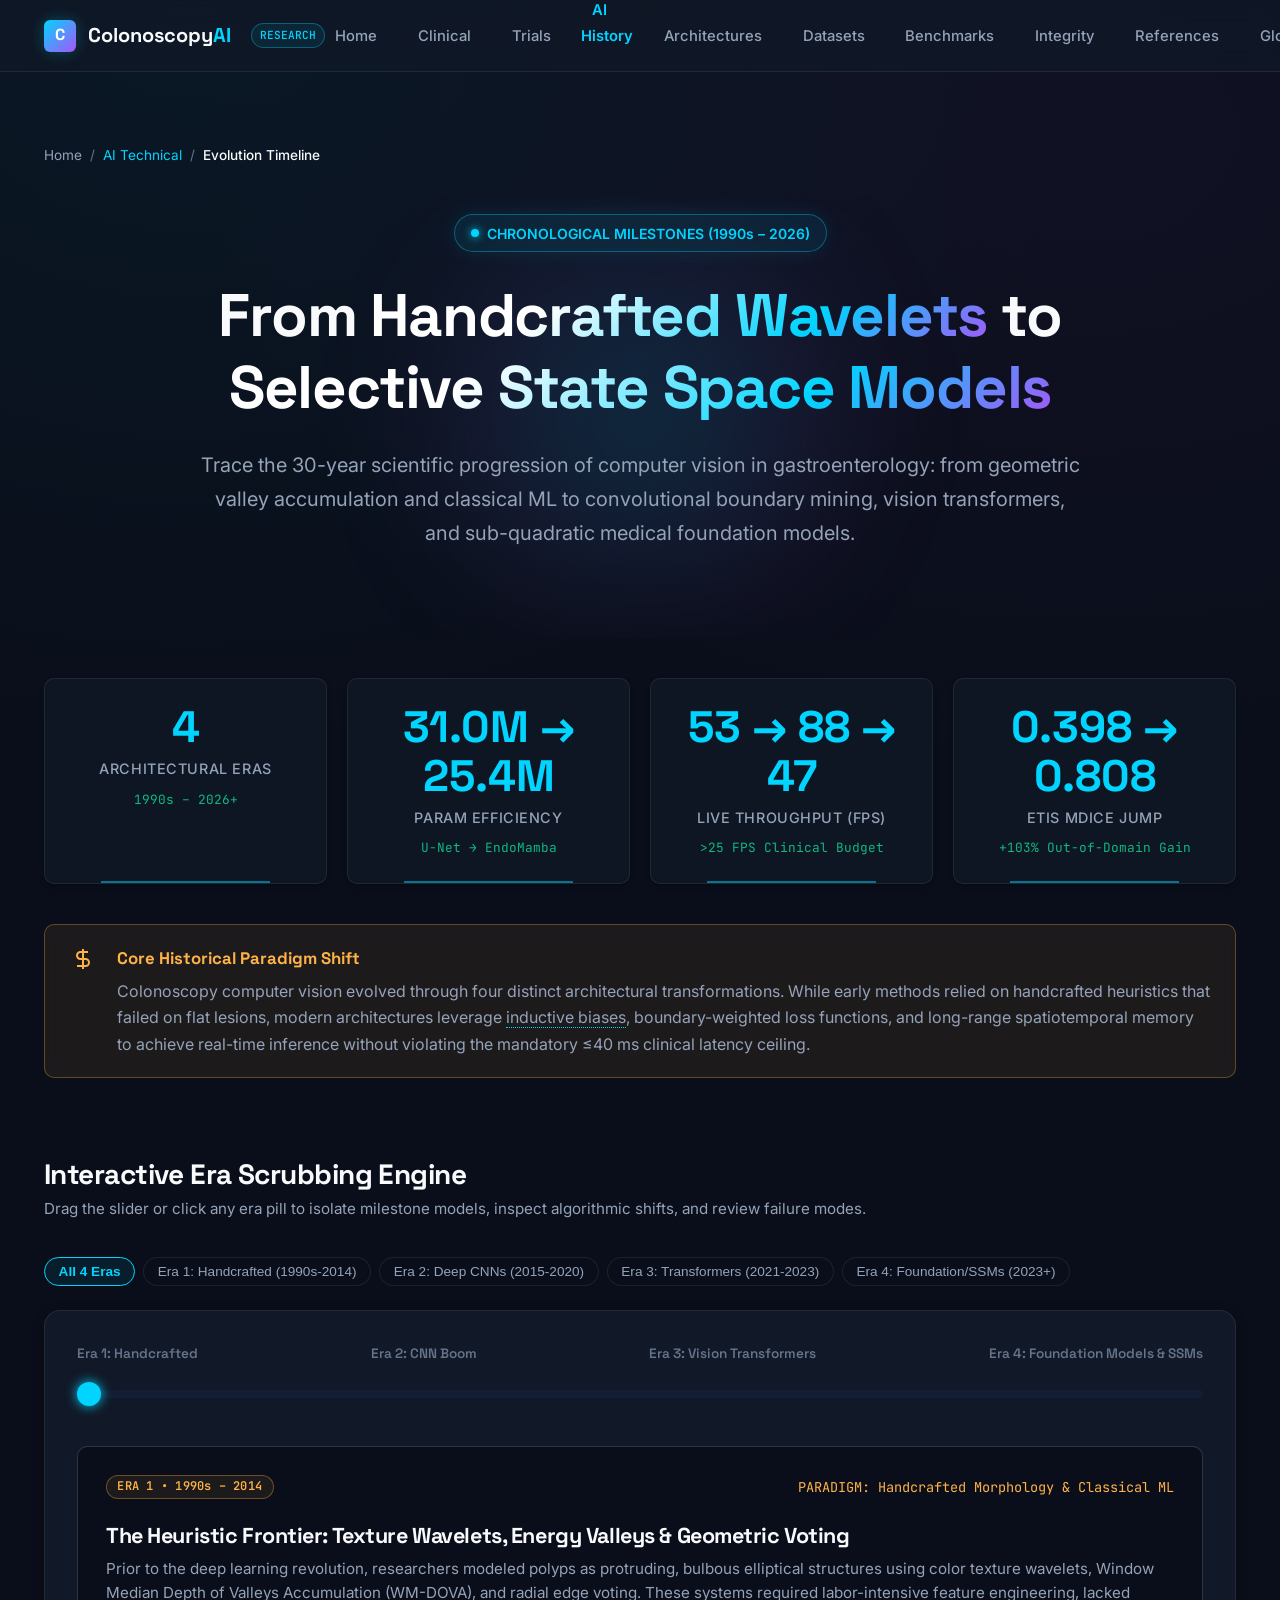
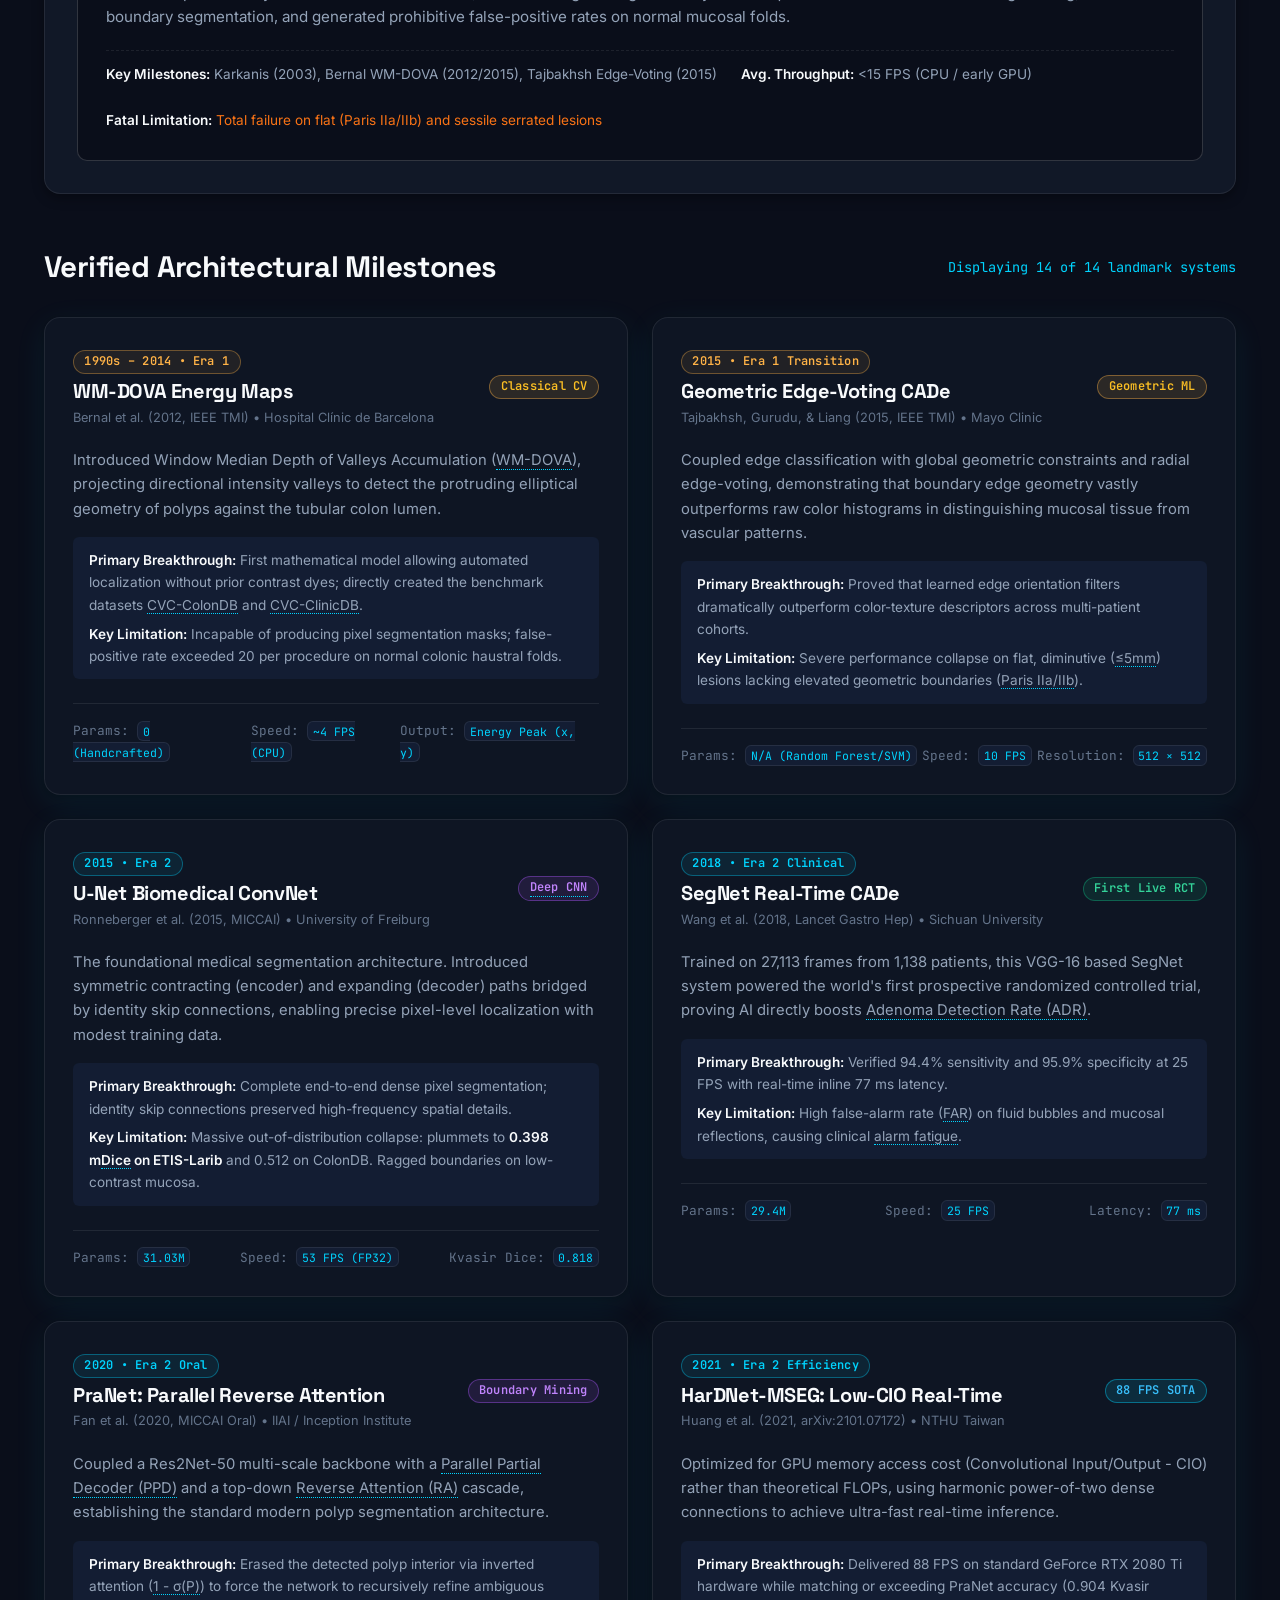
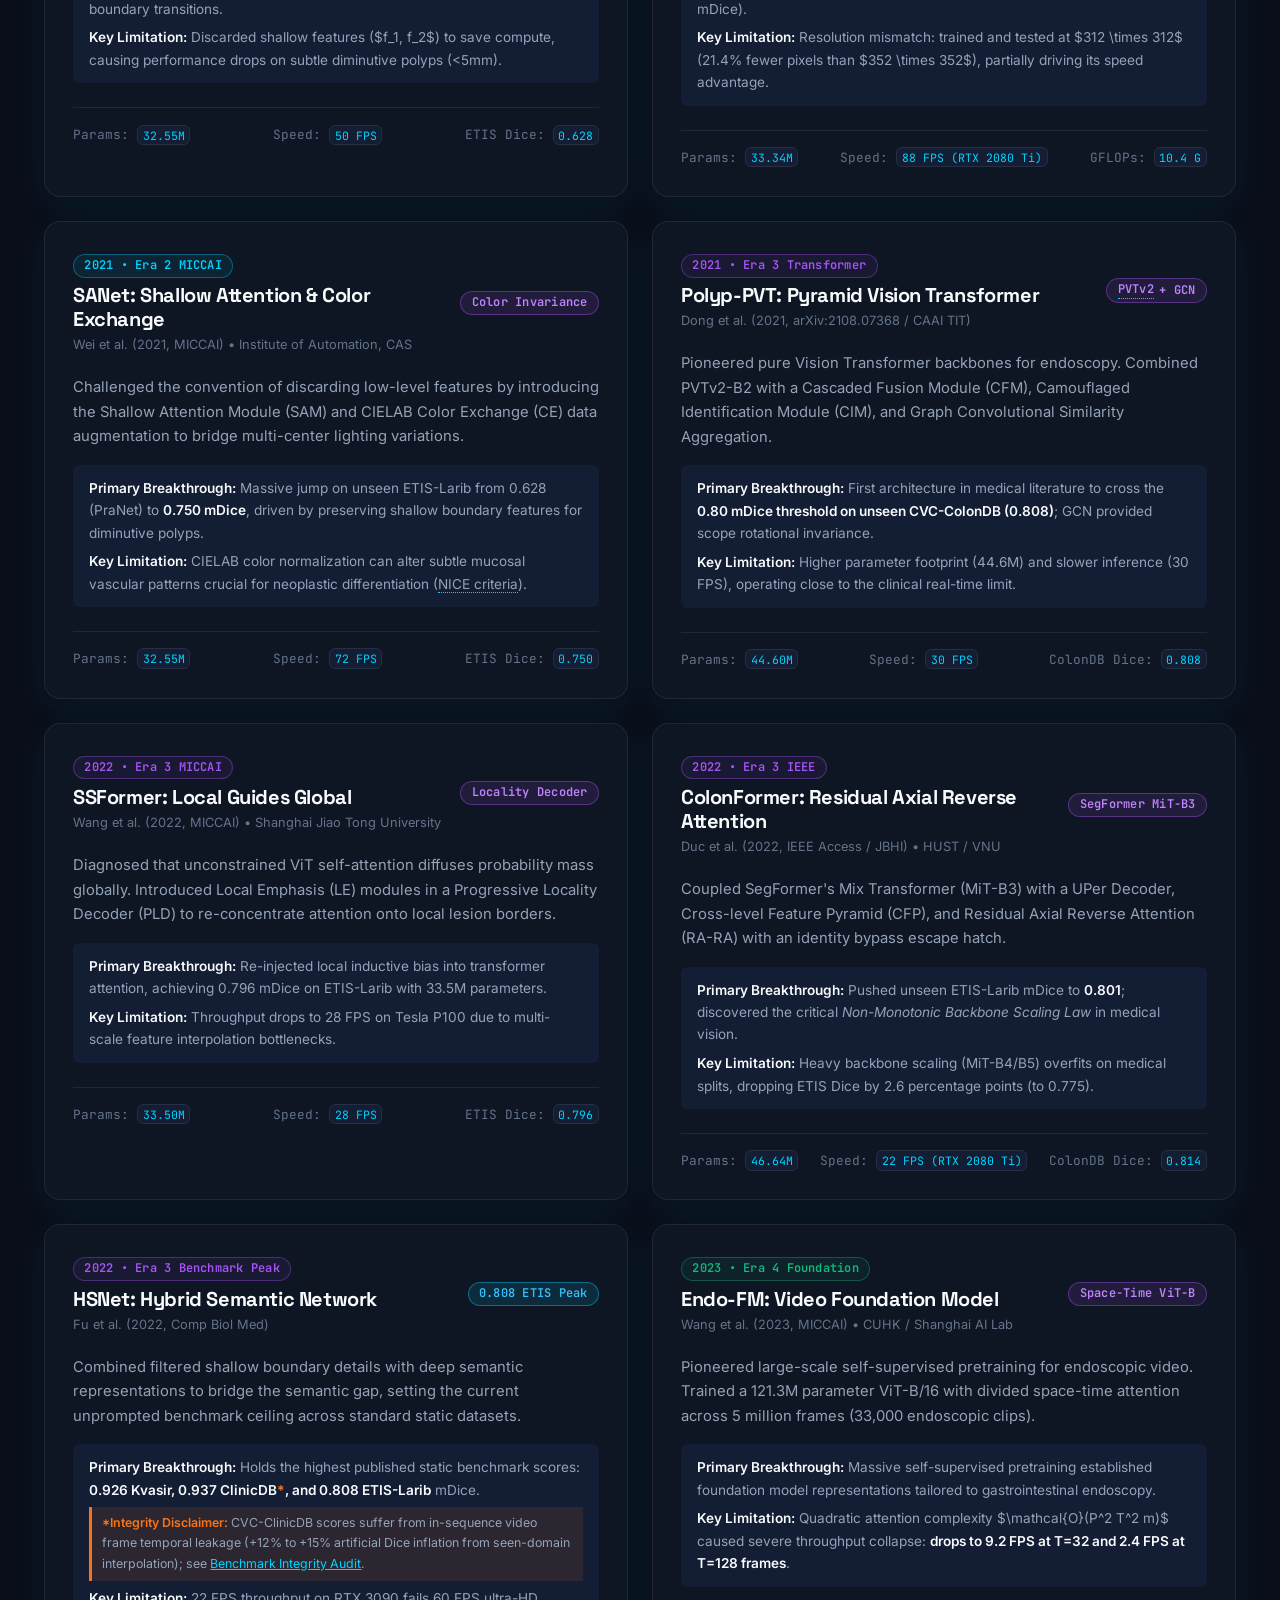
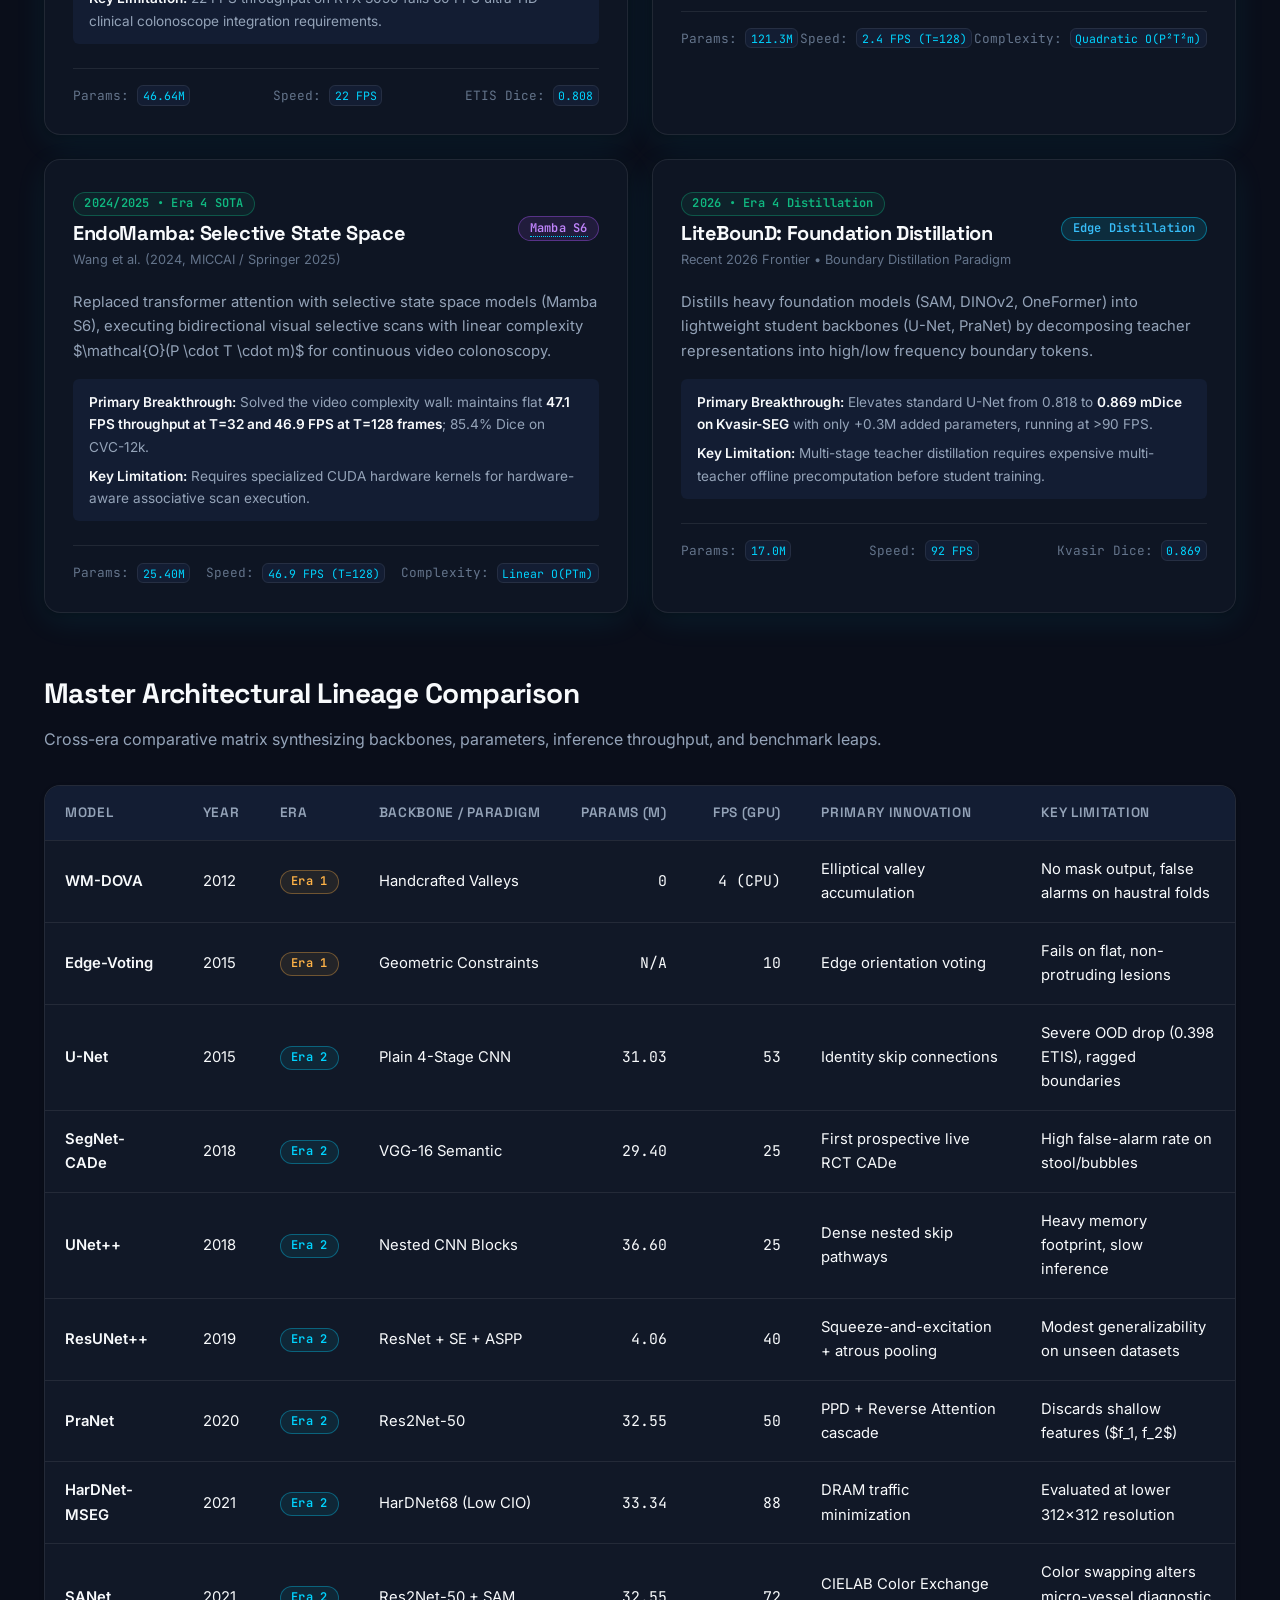
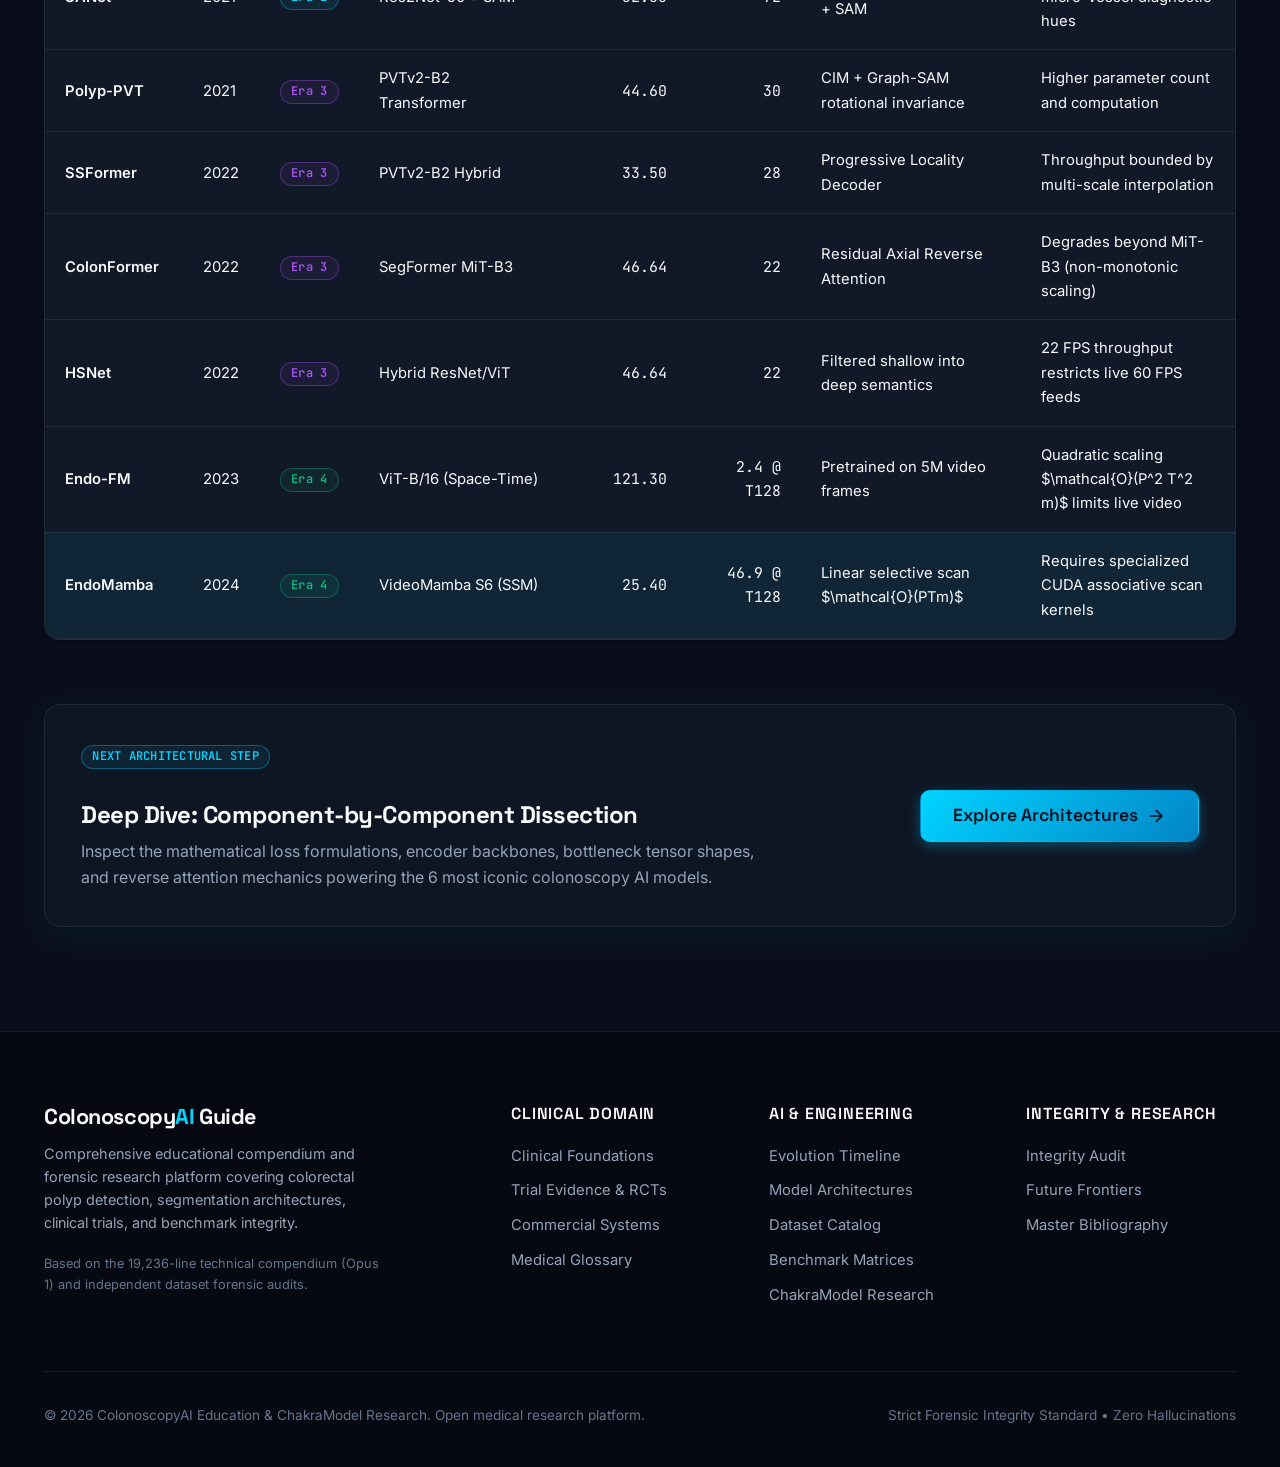
<file: pages/03-ai-history.html>
<!DOCTYPE html>
<html lang="en" data-theme="dark">
<head>
  <meta charset="UTF-8">
  <meta name="viewport" content="width=device-width, initial-scale=1.0">
  <meta name="description" content="Chronological history and architectural evolution of artificial intelligence in colonoscopy: from 1990s handcrafted wavelets to deep CNNs, Vision Transformers, and modern Selective State Space foundation models.">
  <meta name="keywords" content="Colonoscopy AI History, Polyp Detection Evolution, U-Net, PraNet, HarDNet-MSEG, Polyp-PVT, ColonFormer, EndoMamba, Medical Vision Timeline">
  <title>AI Evolution Timeline: Handcrafted Features to Foundation Models | ColonoscopyAI Guide</title>
  <link rel="stylesheet" href="../assets/css/main.css">
  <link rel="preconnect" href="https://fonts.googleapis.com">
  <link rel="preconnect" href="https://fonts.gstatic.com" crossorigin>
</head>
<body>
  <!-- Top Horizontal Scroll Progress Indicator -->
  <div id="scroll-progress" aria-hidden="true"></div>

  <!-- Sticky Navigation Header -->
  <header class="site-header">
    <div class="container nav-container">
      <a href="../index.html" class="brand-logo">
        <div class="brand-icon">C</div>
        <span>Colonoscopy<span style="color: var(--color-teal);">AI</span></span>
        <span class="brand-badge">RESEARCH</span>
      </a>
      <nav aria-label="Main Navigation">
        <ul class="nav-menu">
          <li><a href="../index.html" class="nav-link">Home</a></li>
          <li><a href="01-what-is-colonoscopy.html" class="nav-link">Clinical</a></li>
          <li><a href="06b-clinical-evidence.html" class="nav-link">Trials</a></li>
          <li><a href="03-ai-history.html" class="nav-link active">AI History</a></li>
          <li><a href="04-architectures.html" class="nav-link">Architectures</a></li>
          <li><a href="05-datasets.html" class="nav-link">Datasets</a></li>
          <li><a href="06-benchmarks.html" class="nav-link">Benchmarks</a></li>
          <li><a href="08-benchmark-integrity.html" class="nav-link">Integrity</a></li>
          <li><a href="11-references.html" class="nav-link">References</a></li>
          <li><a href="12-glossary.html" class="nav-link">Glossary</a></li>
        </ul>
      </nav>
      <div class="nav-actions">
        <button class="theme-toggle-btn" aria-label="Toggle dark/light theme" type="button"></button>
        <button class="hamburger-btn" aria-label="Open mobile navigation menu" aria-expanded="false" type="button">
          <svg width="22" height="22" viewBox="0 0 24 24" fill="none" stroke="currentColor" stroke-width="2" stroke-linecap="round" stroke-linejoin="round"><line x1="3" y1="12" x2="21" y2="12"></line><line x1="3" y1="6" x2="21" y2="6"></line><line x1="3" y1="18" x2="21" y2="18"></line></svg>
        </button>
      </div>
    </div>
  </header>

  <!-- Mobile Navigation Drawer -->
  <div class="mobile-nav-drawer" aria-label="Mobile Navigation Drawer">
    <a href="../index.html" class="nav-link">Home</a>
    <a href="01-what-is-colonoscopy.html" class="nav-link">01 Clinical Foundations</a>
    <a href="06b-clinical-evidence.html" class="nav-link">06b Clinical Trials &amp; Evidence</a>
    <a href="03-ai-history.html" class="nav-link active">03 AI History &amp; Evolution</a>
    <a href="04-architectures.html" class="nav-link">04 Model Architectures</a>
    <a href="05-datasets.html" class="nav-link">05 Benchmark Datasets</a>
    <a href="06-benchmarks.html" class="nav-link">06 SOTA Benchmarks</a>
    <a href="08-benchmark-integrity.html" class="nav-link">08 Forensic Integrity Audit</a>
    <a href="07-clinical-systems.html" class="nav-link">07 Commercial CADe/CADx</a>
    <a href="09-chakramodel.html" class="nav-link">09 ChakraModel Research</a>
    <a href="10-future.html" class="nav-link">10 Future Frontiers</a>
    <a href="11-references.html" class="nav-link">11 Master References</a>
    <a href="12-glossary.html" class="nav-link">12 Medical-AI Glossary</a>
  </div>

  <main class="container section">
    <!-- Breadcrumb Navigation -->
    <nav aria-label="Breadcrumb" style="margin-bottom: 2rem;">
      <ol style="display: flex; gap: 0.5rem; list-style: none; font-size: 0.85rem; color: var(--text-muted); padding: 0;">
        <li><a href="../index.html" style="color: var(--text-secondary); text-decoration: none;">Home</a></li>
        <li>/</li>
        <li><a href="03-ai-history.html" style="color: var(--color-teal); text-decoration: none;">AI Technical</a></li>
        <li>/</li>
        <li style="color: var(--text-primary); font-weight: 500;">Evolution Timeline</li>
      </ol>
    </nav>

    <!-- Hero Header -->
    <header class="hero" style="padding-top: 1rem; padding-bottom: 3rem;">
      <div class="hero-glow"></div>
      <div class="hero-content">
        <div class="hero-badge">
          <span class="dot"></span>
          <span>CHRONOLOGICAL MILESTONES (1990s &ndash; 2026)</span>
        </div>
        <h1 class="hero-title">
          From <span class="gradient-text">Handcrafted Wavelets</span> to <span class="gradient-text">Selective State Space Models</span>
        </h1>
        <p class="hero-subtitle">
          Trace the 30-year scientific progression of computer vision in gastroenterology: from geometric valley accumulation and classical ML to convolutional boundary mining, vision transformers, and sub-quadratic medical foundation models.
        </p>
      </div>
    </header>

    <!-- High-Level Metric Cards -->
    <div class="stat-grid">
      <div class="stat-card">
        <div class="stat-value">4</div>
        <div class="stat-label">Architectural Eras</div>
        <div class="stat-delta">1990s &ndash; 2026+</div>
      </div>
      <div class="stat-card">
        <div class="stat-value">31.0M &rarr; 25.4M</div>
        <div class="stat-label">Param Efficiency</div>
        <div class="stat-delta">U-Net &rarr; EndoMamba</div>
      </div>
      <div class="stat-card">
        <div class="stat-value">53 &rarr; 88 &rarr; 47</div>
        <div class="stat-label">Live Throughput (FPS)</div>
        <div class="stat-delta">&gt;25 FPS Clinical Budget</div>
      </div>
      <div class="stat-card">
        <div class="stat-value">0.398 &rarr; 0.808</div>
        <div class="stat-label">ETIS mDice Jump</div>
        <div class="stat-delta">+103% Out-of-Domain Gain</div>
      </div>
    </div>

    <!-- Alert Context Box -->
    <div class="alert alert-technical">
      <div class="alert-icon">
        <svg width="24" height="24" viewBox="0 0 24 24" fill="none" stroke="currentColor" stroke-width="2"><path d="M12 2v20M17 5H9.5a3.5 3.5 0 0 0 0 7h5a3.5 3.5 0 0 1 0 7H6"></path></svg>
      </div>
      <div class="alert-content">
        <div class="alert-title">Core Historical Paradigm Shift</div>
        <p>
          Colonoscopy computer vision evolved through four distinct architectural transformations. While early methods relied on handcrafted heuristics that failed on flat lesions, modern architectures leverage <span class="glossary-term" data-term="inductive-bias">inductive biases</span>, boundary-weighted loss functions, and long-range spatiotemporal memory to achieve real-time inference without violating the mandatory &le;40&nbsp;ms clinical latency ceiling.
        </p>
      </div>
    </div>

    <!-- Interactive Timeline Slider Section -->
    <section class="timeline-container" id="timeline-explorer" aria-labelledby="timeline-heading">
      <div class="flex-between flex-wrap gap-md" style="margin-bottom: 1.5rem;">
        <div>
          <h2 id="timeline-heading" style="font-size: 1.75rem; margin-bottom: 0.25rem;">Interactive Era Scrubbing Engine</h2>
          <p style="color: var(--text-secondary); font-size: 0.95rem;">Drag the slider or click any era pill to isolate milestone models, inspect algorithmic shifts, and review failure modes.</p>
        </div>
        <div class="filter-group" id="era-button-group">
          <button class="filter-pill active" data-era="all" type="button">All 4 Eras</button>
          <button class="filter-pill" data-era="1" type="button">Era 1: Handcrafted (1990s-2014)</button>
          <button class="filter-pill" data-era="2" type="button">Era 2: Deep CNNs (2015-2020)</button>
          <button class="filter-pill" data-era="3" type="button">Era 3: Transformers (2021-2023)</button>
          <button class="filter-pill" data-era="4" type="button">Era 4: Foundation/SSMs (2023+)</button>
        </div>
      </div>

      <div class="timeline-slider-wrapper">
        <div class="flex-between" style="font-family: var(--font-heading); font-size: 0.85rem; font-weight: 600; color: var(--text-muted);">
          <span>Era 1: Handcrafted</span>
          <span>Era 2: CNN Boom</span>
          <span>Era 3: Vision Transformers</span>
          <span>Era 4: Foundation Models &amp; SSMs</span>
        </div>
        <input type="range" class="timeline-range-input" id="era-slider" min="1" max="4" value="1" step="1" aria-label="Scrub through AI evolution eras">
        
        <!-- Dynamic Era Summary Banner -->
        <div id="era-summary-card" class="timeline-card-view">
          <div class="flex-between flex-wrap gap-sm" style="margin-bottom: 0.75rem;">
            <span id="era-badge" class="badge badge-amber">ERA 1 &bull; 1990s &ndash; 2014</span>
            <span id="era-paradigm" style="font-family: var(--font-mono); font-size: 0.85rem; color: var(--color-amber);">PARADIGM: Handcrafted Morphology &amp; Classical ML</span>
          </div>
          <h3 id="era-title" style="font-size: 1.35rem; margin-bottom: 0.5rem; color: var(--text-primary);">The Heuristic Frontier: Texture Wavelets, Energy Valleys &amp; Geometric Voting</h3>
          <p id="era-desc" style="color: var(--text-secondary); line-height: 1.6; font-size: 0.95rem;">
            Prior to the deep learning revolution, researchers modeled polyps as protruding, bulbous elliptical structures using color texture wavelets, Window Median Depth of Valleys Accumulation (WM-DOVA), and radial edge voting. These systems required labor-intensive feature engineering, lacked boundary segmentation, and generated prohibitive false-positive rates on normal mucosal folds.
          </p>
          <div style="display: flex; gap: 1.5rem; margin-top: 1rem; flex-wrap: wrap; font-size: 0.85rem; border-top: 1px dashed var(--border-subtle); padding-top: 0.75rem;">
            <div><strong style="color: var(--text-primary);">Key Milestones:</strong> <span id="era-milestones" style="color: var(--text-secondary);">Karkanis (2003), Bernal WM-DOVA (2012/2015), Tajbakhsh Edge-Voting (2015)</span></div>
            <div><strong style="color: var(--text-primary);">Avg. Throughput:</strong> <span id="era-fps" style="color: var(--text-secondary);">&lt;15 FPS (CPU / early GPU)</span></div>
            <div><strong style="color: var(--text-primary);">Fatal Limitation:</strong> <span id="era-limitation" style="color: var(--color-coral);">Total failure on flat (Paris IIa/IIb) and sessile serrated lesions</span></div>
          </div>
        </div>
      </div>
    </section>

    <!-- Milestone Cards Grid Section -->
    <section style="margin: 3.5rem 0;" aria-label="Detailed Architectural Milestones">
      <div class="flex-between flex-wrap gap-sm" style="margin-bottom: 2rem;">
        <h2 style="font-size: 1.85rem; margin: 0;">Verified Architectural Milestones</h2>
        <span id="cards-counter" style="font-family: var(--font-mono); font-size: 0.85rem; color: var(--color-teal);">Displaying 14 of 14 landmark systems</span>
      </div>

      <div class="grid grid-2" id="milestone-cards-container">

        <!-- MILESTONE 1: WM-DOVA (2012) -->
        <article class="card card-glass milestone-card" data-era="1">
          <div class="card-header">
            <div>
              <span class="badge badge-amber" style="margin-bottom: 0.35rem;">1990s &ndash; 2014 &bull; Era 1</span>
              <h3 class="card-title">WM-DOVA Energy Maps</h3>
              <div style="font-size: 0.8rem; color: var(--text-muted); margin-top: 0.2rem;">Bernal et al. (2012, IEEE TMI) &bull; Hospital Cl&iacute;nic de Barcelona</div>
            </div>
            <span class="badge badge-dataset">Classical CV</span>
          </div>
          <div class="card-body">
            <p style="font-size: 0.925rem; margin-bottom: 1rem;">
              Introduced Window Median Depth of Valleys Accumulation (<span class="glossary-term" data-term="wm-dova">WM-DOVA</span>), projecting directional intensity valleys to detect the protruding elliptical geometry of polyps against the tubular colon lumen.
            </p>
            <div style="background: var(--bg-tertiary); padding: 0.75rem 1rem; border-radius: var(--radius-sm); margin-bottom: 1rem; font-size: 0.85rem;">
              <div><strong>Primary Breakthrough:</strong> First mathematical model allowing automated localization without prior contrast dyes; directly created the benchmark datasets <span class="glossary-term" data-term="cvc-colondb">CVC-ColonDB</span> and <span class="glossary-term" data-term="cvc-clinicdb">CVC-ClinicDB</span>.</div>
              <div style="margin-top: 0.4rem;"><strong>Key Limitation:</strong> Incapable of producing pixel segmentation masks; false-positive rate exceeded 20 per procedure on normal colonic haustral folds.</div>
            </div>
          </div>
          <div class="card-footer" style="font-family: var(--font-mono); font-size: 0.8rem; color: var(--text-muted);">
            <span>Params: <code>0 (Handcrafted)</code></span>
            <span>Speed: <code>~4 FPS (CPU)</code></span>
            <span>Output: <code>Energy Peak (x, y)</code></span>
          </div>
        </article>

        <!-- MILESTONE 2: Edge-Voting (2015) -->
        <article class="card card-glass milestone-card" data-era="1">
          <div class="card-header">
            <div>
              <span class="badge badge-amber" style="margin-bottom: 0.35rem;">2015 &bull; Era 1 Transition</span>
              <h3 class="card-title">Geometric Edge-Voting CADe</h3>
              <div style="font-size: 0.8rem; color: var(--text-muted); margin-top: 0.2rem;">Tajbakhsh, Gurudu, &amp; Liang (2015, IEEE TMI) &bull; Mayo Clinic</div>
            </div>
            <span class="badge badge-dataset">Geometric ML</span>
          </div>
          <div class="card-body">
            <p style="font-size: 0.925rem; margin-bottom: 1rem;">
              Coupled edge classification with global geometric constraints and radial edge-voting, demonstrating that boundary edge geometry vastly outperforms raw color histograms in distinguishing mucosal tissue from vascular patterns.
            </p>
            <div style="background: var(--bg-tertiary); padding: 0.75rem 1rem; border-radius: var(--radius-sm); margin-bottom: 1rem; font-size: 0.85rem;">
              <div><strong>Primary Breakthrough:</strong> Proved that learned edge orientation filters dramatically outperform color-texture descriptors across multi-patient cohorts.</div>
              <div style="margin-top: 0.4rem;"><strong>Key Limitation:</strong> Severe performance collapse on flat, diminutive (<span class="glossary-term" data-term="diminutive-polyp">&le;5mm</span>) lesions lacking elevated geometric boundaries (<span class="glossary-term" data-term="paris-classification">Paris IIa/IIb</span>).</div>
            </div>
          </div>
          <div class="card-footer" style="font-family: var(--font-mono); font-size: 0.8rem; color: var(--text-muted);">
            <span>Params: <code>N/A (Random Forest/SVM)</code></span>
            <span>Speed: <code>10 FPS</code></span>
            <span>Resolution: <code>512 &times; 512</code></span>
          </div>
        </article>

        <!-- MILESTONE 3: U-Net (2015) -->
        <article class="card card-glass milestone-card" data-era="2">
          <div class="card-header">
            <div>
              <span class="badge badge-teal" style="margin-bottom: 0.35rem;">2015 &bull; Era 2</span>
              <h3 class="card-title">U-Net Biomedical ConvNet</h3>
              <div style="font-size: 0.8rem; color: var(--text-muted); margin-top: 0.2rem;">Ronneberger et al. (2015, MICCAI) &bull; University of Freiburg</div>
            </div>
            <span class="badge badge-arch"><span class="glossary-term" data-term="cnn">Deep CNN</span></span>
          </div>
          <div class="card-body">
            <p style="font-size: 0.925rem; margin-bottom: 1rem;">
              The foundational medical segmentation architecture. Introduced symmetric contracting (encoder) and expanding (decoder) paths bridged by identity skip connections, enabling precise pixel-level localization with modest training data.
            </p>
            <div style="background: var(--bg-tertiary); padding: 0.75rem 1rem; border-radius: var(--radius-sm); margin-bottom: 1rem; font-size: 0.85rem;">
              <div><strong>Primary Breakthrough:</strong> Complete end-to-end dense pixel segmentation; identity skip connections preserved high-frequency spatial details.</div>
              <div style="margin-top: 0.4rem;"><strong>Key Limitation:</strong> Massive out-of-distribution collapse: plummets to <strong>0.398 m<span class="glossary-term" data-term="dice">Dice</span> on ETIS-Larib</strong> and 0.512 on ColonDB. Ragged boundaries on low-contrast mucosa.</div>
            </div>
          </div>
          <div class="card-footer" style="font-family: var(--font-mono); font-size: 0.8rem; color: var(--text-muted);">
            <span>Params: <code>31.03M</code></span>
            <span>Speed: <code>53 FPS (FP32)</code></span>
            <span>Kvasir Dice: <code>0.818</code></span>
          </div>
        </article>

        <!-- MILESTONE 4: SegNet-CADe (2018) -->
        <article class="card card-glass milestone-card" data-era="2">
          <div class="card-header">
            <div>
              <span class="badge badge-teal" style="margin-bottom: 0.35rem;">2018 &bull; Era 2 Clinical</span>
              <h3 class="card-title">SegNet Real-Time CADe</h3>
              <div style="font-size: 0.8rem; color: var(--text-muted); margin-top: 0.2rem;">Wang et al. (2018, Lancet Gastro Hep) &bull; Sichuan University</div>
            </div>
            <span class="badge badge-clinical">First Live RCT</span>
          </div>
          <div class="card-body">
            <p style="font-size: 0.925rem; margin-bottom: 1rem;">
              Trained on 27,113 frames from 1,138 patients, this VGG-16 based SegNet system powered the world's first prospective randomized controlled trial, proving AI directly boosts <span class="glossary-term" data-term="adr">Adenoma Detection Rate (ADR)</span>.
            </p>
            <div style="background: var(--bg-tertiary); padding: 0.75rem 1rem; border-radius: var(--radius-sm); margin-bottom: 1rem; font-size: 0.85rem;">
              <div><strong>Primary Breakthrough:</strong> Verified 94.4% sensitivity and 95.9% specificity at 25 FPS with real-time inline 77&nbsp;ms latency.</div>
              <div style="margin-top: 0.4rem;"><strong>Key Limitation:</strong> High false-alarm rate (<span class="glossary-term" data-term="far">FAR</span>) on fluid bubbles and mucosal reflections, causing clinical <span class="glossary-term" data-term="alarm-fatigue">alarm fatigue</span>.</div>
            </div>
          </div>
          <div class="card-footer" style="font-family: var(--font-mono); font-size: 0.8rem; color: var(--text-muted);">
            <span>Params: <code>29.4M</code></span>
            <span>Speed: <code>25 FPS</code></span>
            <span>Latency: <code>77 ms</code></span>
          </div>
        </article>

        <!-- MILESTONE 5: PraNet (2020) -->
        <article class="card card-glass milestone-card" data-era="2">
          <div class="card-header">
            <div>
              <span class="badge badge-teal" style="margin-bottom: 0.35rem;">2020 &bull; Era 2 Oral</span>
              <h3 class="card-title">PraNet: Parallel Reverse Attention</h3>
              <div style="font-size: 0.8rem; color: var(--text-muted); margin-top: 0.2rem;">Fan et al. (2020, MICCAI Oral) &bull; IIAI / Inception Institute</div>
            </div>
            <span class="badge badge-arch">Boundary Mining</span>
          </div>
          <div class="card-body">
            <p style="font-size: 0.925rem; margin-bottom: 1rem;">
              Coupled a Res2Net-50 multi-scale backbone with a <span class="glossary-term" data-term="ppd">Parallel Partial Decoder (PPD)</span> and a top-down <span class="glossary-term" data-term="reverse-attention">Reverse Attention (RA)</span> cascade, establishing the standard modern polyp segmentation architecture.
            </p>
            <div style="background: var(--bg-tertiary); padding: 0.75rem 1rem; border-radius: var(--radius-sm); margin-bottom: 1rem; font-size: 0.85rem;">
              <div><strong>Primary Breakthrough:</strong> Erased the detected polyp interior via inverted attention (<span class="glossary-term" data-term="reverse-attention">1 - &sigma;(P)</span>) to force the network to recursively refine ambiguous boundary transitions.</div>
              <div style="margin-top: 0.4rem;"><strong>Key Limitation:</strong> Discarded shallow features ($f_1, f_2$) to save compute, causing performance drops on subtle diminutive polyps (&lt;5mm).</div>
            </div>
          </div>
          <div class="card-footer" style="font-family: var(--font-mono); font-size: 0.8rem; color: var(--text-muted);">
            <span>Params: <code>32.55M</code></span>
            <span>Speed: <code>50 FPS</code></span>
            <span>ETIS Dice: <code>0.628</code></span>
          </div>
        </article>

        <!-- MILESTONE 6: HarDNet-MSEG (2021) -->
        <article class="card card-glass milestone-card" data-era="2">
          <div class="card-header">
            <div>
              <span class="badge badge-teal" style="margin-bottom: 0.35rem;">2021 &bull; Era 2 Efficiency</span>
              <h3 class="card-title">HarDNet-MSEG: Low-CIO Real-Time</h3>
              <div style="font-size: 0.8rem; color: var(--text-muted); margin-top: 0.2rem;">Huang et al. (2021, arXiv:2101.07172) &bull; NTHU Taiwan</div>
            </div>
            <span class="badge badge-metric">88 FPS SOTA</span>
          </div>
          <div class="card-body">
            <p style="font-size: 0.925rem; margin-bottom: 1rem;">
              Optimized for GPU memory access cost (Convolutional Input/Output - CIO) rather than theoretical FLOPs, using harmonic power-of-two dense connections to achieve ultra-fast real-time inference.
            </p>
            <div style="background: var(--bg-tertiary); padding: 0.75rem 1rem; border-radius: var(--radius-sm); margin-bottom: 1rem; font-size: 0.85rem;">
              <div><strong>Primary Breakthrough:</strong> Delivered 88 FPS on standard GeForce RTX 2080 Ti hardware while matching or exceeding PraNet accuracy (0.904 Kvasir mDice).</div>
              <div style="margin-top: 0.4rem;"><strong>Key Limitation:</strong> Resolution mismatch: trained and tested at $312 \times 312$ (21.4% fewer pixels than $352 \times 352$), partially driving its speed advantage.</div>
            </div>
          </div>
          <div class="card-footer" style="font-family: var(--font-mono); font-size: 0.8rem; color: var(--text-muted);">
            <span>Params: <code>33.34M</code></span>
            <span>Speed: <code>88 FPS (RTX 2080 Ti)</code></span>
            <span>GFLOPs: <code>10.4 G</code></span>
          </div>
        </article>

        <!-- MILESTONE 7: SANet (2021) -->
        <article class="card card-glass milestone-card" data-era="2">
          <div class="card-header">
            <div>
              <span class="badge badge-teal" style="margin-bottom: 0.35rem;">2021 &bull; Era 2 MICCAI</span>
              <h3 class="card-title">SANet: Shallow Attention &amp; Color Exchange</h3>
              <div style="font-size: 0.8rem; color: var(--text-muted); margin-top: 0.2rem;">Wei et al. (2021, MICCAI) &bull; Institute of Automation, CAS</div>
            </div>
            <span class="badge badge-arch">Color Invariance</span>
          </div>
          <div class="card-body">
            <p style="font-size: 0.925rem; margin-bottom: 1rem;">
              Challenged the convention of discarding low-level features by introducing the Shallow Attention Module (SAM) and CIELAB Color Exchange (CE) data augmentation to bridge multi-center lighting variations.
            </p>
            <div style="background: var(--bg-tertiary); padding: 0.75rem 1rem; border-radius: var(--radius-sm); margin-bottom: 1rem; font-size: 0.85rem;">
              <div><strong>Primary Breakthrough:</strong> Massive jump on unseen ETIS-Larib from 0.628 (PraNet) to <strong>0.750 mDice</strong>, driven by preserving shallow boundary features for diminutive polyps.</div>
              <div style="margin-top: 0.4rem;"><strong>Key Limitation:</strong> CIELAB color normalization can alter subtle mucosal vascular patterns crucial for neoplastic differentiation (<span class="glossary-term" data-term="nice-classification">NICE criteria</span>).</div>
            </div>
          </div>
          <div class="card-footer" style="font-family: var(--font-mono); font-size: 0.8rem; color: var(--text-muted);">
            <span>Params: <code>32.55M</code></span>
            <span>Speed: <code>72 FPS</code></span>
            <span>ETIS Dice: <code>0.750</code></span>
          </div>
        </article>

        <!-- MILESTONE 8: Polyp-PVT (2021) -->
        <article class="card card-glass milestone-card" data-era="3">
          <div class="card-header">
            <div>
              <span class="badge badge-purple" style="margin-bottom: 0.35rem;">2021 &bull; Era 3 Transformer</span>
              <h3 class="card-title">Polyp-PVT: Pyramid Vision Transformer</h3>
              <div style="font-size: 0.8rem; color: var(--text-muted); margin-top: 0.2rem;">Dong et al. (2021, arXiv:2108.07368 / CAAI TIT)</div>
            </div>
            <span class="badge badge-arch"><span class="glossary-term" data-term="pvt">PVTv2</span> + GCN</span>
          </div>
          <div class="card-body">
            <p style="font-size: 0.925rem; margin-bottom: 1rem;">
              Pioneered pure Vision Transformer backbones for endoscopy. Combined PVTv2-B2 with a Cascaded Fusion Module (CFM), Camouflaged Identification Module (CIM), and Graph Convolutional Similarity Aggregation.
            </p>
            <div style="background: var(--bg-tertiary); padding: 0.75rem 1rem; border-radius: var(--radius-sm); margin-bottom: 1rem; font-size: 0.85rem;">
              <div><strong>Primary Breakthrough:</strong> First architecture in medical literature to cross the <strong>0.80 mDice threshold on unseen CVC-ColonDB (0.808)</strong>; GCN provided scope rotational invariance.</div>
              <div style="margin-top: 0.4rem;"><strong>Key Limitation:</strong> Higher parameter footprint (44.6M) and slower inference (30 FPS), operating close to the clinical real-time limit.</div>
            </div>
          </div>
          <div class="card-footer" style="font-family: var(--font-mono); font-size: 0.8rem; color: var(--text-muted);">
            <span>Params: <code>44.60M</code></span>
            <span>Speed: <code>30 FPS</code></span>
            <span>ColonDB Dice: <code>0.808</code></span>
          </div>
        </article>

        <!-- MILESTONE 9: SSFormer (2022) -->
        <article class="card card-glass milestone-card" data-era="3">
          <div class="card-header">
            <div>
              <span class="badge badge-purple" style="margin-bottom: 0.35rem;">2022 &bull; Era 3 MICCAI</span>
              <h3 class="card-title">SSFormer: Local Guides Global</h3>
              <div style="font-size: 0.8rem; color: var(--text-muted); margin-top: 0.2rem;">Wang et al. (2022, MICCAI) &bull; Shanghai Jiao Tong University</div>
            </div>
            <span class="badge badge-arch">Locality Decoder</span>
          </div>
          <div class="card-body">
            <p style="font-size: 0.925rem; margin-bottom: 1rem;">
              Diagnosed that unconstrained ViT self-attention diffuses probability mass globally. Introduced Local Emphasis (LE) modules in a Progressive Locality Decoder (PLD) to re-concentrate attention onto local lesion borders.
            </p>
            <div style="background: var(--bg-tertiary); padding: 0.75rem 1rem; border-radius: var(--radius-sm); margin-bottom: 1rem; font-size: 0.85rem;">
              <div><strong>Primary Breakthrough:</strong> Re-injected local inductive bias into transformer attention, achieving 0.796 mDice on ETIS-Larib with 33.5M parameters.</div>
              <div style="margin-top: 0.4rem;"><strong>Key Limitation:</strong> Throughput drops to 28 FPS on Tesla P100 due to multi-scale feature interpolation bottlenecks.</div>
            </div>
          </div>
          <div class="card-footer" style="font-family: var(--font-mono); font-size: 0.8rem; color: var(--text-muted);">
            <span>Params: <code>33.50M</code></span>
            <span>Speed: <code>28 FPS</code></span>
            <span>ETIS Dice: <code>0.796</code></span>
          </div>
        </article>

        <!-- MILESTONE 10: ColonFormer (2022) -->
        <article class="card card-glass milestone-card" data-era="3">
          <div class="card-header">
            <div>
              <span class="badge badge-purple" style="margin-bottom: 0.35rem;">2022 &bull; Era 3 IEEE</span>
              <h3 class="card-title">ColonFormer: Residual Axial Reverse Attention</h3>
              <div style="font-size: 0.8rem; color: var(--text-muted); margin-top: 0.2rem;">Duc et al. (2022, IEEE Access / JBHI) &bull; HUST / VNU</div>
            </div>
            <span class="badge badge-arch">SegFormer MiT-B3</span>
          </div>
          <div class="card-body">
            <p style="font-size: 0.925rem; margin-bottom: 1rem;">
              Coupled SegFormer's Mix Transformer (MiT-B3) with a UPer Decoder, Cross-level Feature Pyramid (CFP), and Residual Axial Reverse Attention (RA-RA) with an identity bypass escape hatch.
            </p>
            <div style="background: var(--bg-tertiary); padding: 0.75rem 1rem; border-radius: var(--radius-sm); margin-bottom: 1rem; font-size: 0.85rem;">
              <div><strong>Primary Breakthrough:</strong> Pushed unseen ETIS-Larib mDice to <strong>0.801</strong>; discovered the critical <em>Non-Monotonic Backbone Scaling Law</em> in medical vision.</div>
              <div style="margin-top: 0.4rem;"><strong>Key Limitation:</strong> Heavy backbone scaling (MiT-B4/B5) overfits on medical splits, dropping ETIS Dice by 2.6 percentage points (to 0.775).</div>
            </div>
          </div>
          <div class="card-footer" style="font-family: var(--font-mono); font-size: 0.8rem; color: var(--text-muted);">
            <span>Params: <code>46.64M</code></span>
            <span>Speed: <code>22 FPS (RTX 2080 Ti)</code></span>
            <span>ColonDB Dice: <code>0.814</code></span>
          </div>
        </article>

        <!-- MILESTONE 11: HSNet (2022) -->
        <article class="card card-glass milestone-card" data-era="3">
          <div class="card-header">
            <div>
              <span class="badge badge-purple" style="margin-bottom: 0.35rem;">2022 &bull; Era 3 Benchmark Peak</span>
              <h3 class="card-title">HSNet: Hybrid Semantic Network</h3>
              <div style="font-size: 0.8rem; color: var(--text-muted); margin-top: 0.2rem;">Fu et al. (2022, Comp Biol Med)</div>
            </div>
            <span class="badge badge-metric">0.808 ETIS Peak</span>
          </div>
          <div class="card-body">
            <p style="font-size: 0.925rem; margin-bottom: 1rem;">
              Combined filtered shallow boundary details with deep semantic representations to bridge the semantic gap, setting the current unprompted benchmark ceiling across standard static datasets.
            </p>
            <div style="background: var(--bg-tertiary); padding: 0.75rem 1rem; border-radius: var(--radius-sm); margin-bottom: 1rem; font-size: 0.85rem;">
              <div><strong>Primary Breakthrough:</strong> Holds the highest published static benchmark scores: <strong>0.926 Kvasir, 0.937 ClinicDB<span style="color: var(--color-coral); font-weight: 700;">*</span>, and 0.808 ETIS-Larib</strong> mDice.</div>
              <div style="margin-top: 0.35rem; padding: 0.4rem 0.65rem; background: rgba(249, 115, 22, 0.1); border-left: 3px solid var(--color-coral); border-radius: var(--radius-xs); font-size: 0.775rem; color: var(--text-secondary);">
                <strong style="color: var(--color-coral);">*Integrity Disclaimer:</strong> CVC-ClinicDB scores suffer from in-sequence video frame temporal leakage (+12% to +15% artificial Dice inflation from seen-domain interpolation); see <a href="08-benchmark-integrity.html" style="color: var(--color-teal); text-decoration: underline;">Benchmark Integrity Audit</a>.
              </div>
              <div style="margin-top: 0.4rem;"><strong>Key Limitation:</strong> 22 FPS throughput on RTX 3090 fails 60 FPS ultra-HD clinical colonoscope integration requirements.</div>
            </div>
          </div>
          <div class="card-footer" style="font-family: var(--font-mono); font-size: 0.8rem; color: var(--text-muted);">
            <span>Params: <code>46.64M</code></span>
            <span>Speed: <code>22 FPS</code></span>
            <span>ETIS Dice: <code>0.808</code></span>
          </div>
        </article>

        <!-- MILESTONE 12: Endo-FM (2023) -->
        <article class="card card-glass milestone-card" data-era="4">
          <div class="card-header">
            <div>
              <span class="badge badge-emerald" style="margin-bottom: 0.35rem;">2023 &bull; Era 4 Foundation</span>
              <h3 class="card-title">Endo-FM: Video Foundation Model</h3>
              <div style="font-size: 0.8rem; color: var(--text-muted); margin-top: 0.2rem;">Wang et al. (2023, MICCAI) &bull; CUHK / Shanghai AI Lab</div>
            </div>
            <span class="badge badge-arch">Space-Time ViT-B</span>
          </div>
          <div class="card-body">
            <p style="font-size: 0.925rem; margin-bottom: 1rem;">
              Pioneered large-scale self-supervised pretraining for endoscopic video. Trained a 121.3M parameter ViT-B/16 with divided space-time attention across 5 million frames (33,000 endoscopic clips).
            </p>
            <div style="background: var(--bg-tertiary); padding: 0.75rem 1rem; border-radius: var(--radius-sm); margin-bottom: 1rem; font-size: 0.85rem;">
              <div><strong>Primary Breakthrough:</strong> Massive self-supervised pretraining established foundation model representations tailored to gastrointestinal endoscopy.</div>
              <div style="margin-top: 0.4rem;"><strong>Key Limitation:</strong> Quadratic attention complexity $\mathcal{O}(P^2 T^2 m)$ caused severe throughput collapse: <strong>drops to 9.2 FPS at T=32 and 2.4 FPS at T=128 frames</strong>.</div>
            </div>
          </div>
          <div class="card-footer" style="font-family: var(--font-mono); font-size: 0.8rem; color: var(--text-muted);">
            <span>Params: <code>121.3M</code></span>
            <span>Speed: <code>2.4 FPS (T=128)</code></span>
            <span>Complexity: <code>Quadratic O(P²T²m)</code></span>
          </div>
        </article>

        <!-- MILESTONE 13: EndoMamba (2024) -->
        <article class="card card-glass milestone-card" data-era="4">
          <div class="card-header">
            <div>
              <span class="badge badge-emerald" style="margin-bottom: 0.35rem;">2024/2025 &bull; Era 4 SOTA</span>
              <h3 class="card-title">EndoMamba: Selective State Space</h3>
              <div style="font-size: 0.8rem; color: var(--text-muted); margin-top: 0.2rem;">Wang et al. (2024, MICCAI / Springer 2025)</div>
            </div>
            <span class="badge badge-arch"><span class="glossary-term" data-term="ssm-mamba">Mamba S6</span></span>
          </div>
          <div class="card-body">
            <p style="font-size: 0.925rem; margin-bottom: 1rem;">
              Replaced transformer attention with selective state space models (Mamba S6), executing bidirectional visual selective scans with linear complexity $\mathcal{O}(P \cdot T \cdot m)$ for continuous video colonoscopy.
            </p>
            <div style="background: var(--bg-tertiary); padding: 0.75rem 1rem; border-radius: var(--radius-sm); margin-bottom: 1rem; font-size: 0.85rem;">
              <div><strong>Primary Breakthrough:</strong> Solved the video complexity wall: maintains flat <strong>47.1 FPS throughput at T=32 and 46.9 FPS at T=128 frames</strong>; 85.4% Dice on CVC-12k.</div>
              <div style="margin-top: 0.4rem;"><strong>Key Limitation:</strong> Requires specialized CUDA hardware kernels for hardware-aware associative scan execution.</div>
            </div>
          </div>
          <div class="card-footer" style="font-family: var(--font-mono); font-size: 0.8rem; color: var(--text-muted);">
            <span>Params: <code>25.40M</code></span>
            <span>Speed: <code>46.9 FPS (T=128)</code></span>
            <span>Complexity: <code>Linear O(PTm)</code></span>
          </div>
        </article>

        <!-- MILESTONE 14: LiteBounD (2026) -->
        <article class="card card-glass milestone-card" data-era="4">
          <div class="card-header">
            <div>
              <span class="badge badge-emerald" style="margin-bottom: 0.35rem;">2026 &bull; Era 4 Distillation</span>
              <h3 class="card-title">LiteBounD: Foundation Distillation</h3>
              <div style="font-size: 0.8rem; color: var(--text-muted); margin-top: 0.2rem;">Recent 2026 Frontier &bull; Boundary Distillation Paradigm</div>
            </div>
            <span class="badge badge-metric">Edge Distillation</span>
          </div>
          <div class="card-body">
            <p style="font-size: 0.925rem; margin-bottom: 1rem;">
              Distills heavy foundation models (SAM, DINOv2, OneFormer) into lightweight student backbones (U-Net, PraNet) by decomposing teacher representations into high/low frequency boundary tokens.
            </p>
            <div style="background: var(--bg-tertiary); padding: 0.75rem 1rem; border-radius: var(--radius-sm); margin-bottom: 1rem; font-size: 0.85rem;">
              <div><strong>Primary Breakthrough:</strong> Elevates standard U-Net from 0.818 to <strong>0.869 mDice on Kvasir-SEG</strong> with only +0.3M added parameters, running at &gt;90 FPS.</div>
              <div style="margin-top: 0.4rem;"><strong>Key Limitation:</strong> Multi-stage teacher distillation requires expensive multi-teacher offline precomputation before student training.</div>
            </div>
          </div>
          <div class="card-footer" style="font-family: var(--font-mono); font-size: 0.8rem; color: var(--text-muted);">
            <span>Params: <code>17.0M</code></span>
            <span>Speed: <code>92 FPS</code></span>
            <span>Kvasir Dice: <code>0.869</code></span>
          </div>
        </article>

      </div>
    </section>

    <!-- Master Evolution Summary Table -->
    <section style="margin: 4rem 0;" aria-label="Master Chronological Evolution Table">
      <h2 style="font-size: 1.75rem; margin-bottom: 1rem;">Master Architectural Lineage Comparison</h2>
      <p style="color: var(--text-secondary); margin-bottom: 1.5rem;">Cross-era comparative matrix synthesizing backbones, parameters, inference throughput, and benchmark leaps.</p>
      
      <div class="table-container">
        <table class="data-table">
          <thead>
            <tr>
              <th class="sticky-header">Model</th>
              <th class="sticky-header">Year</th>
              <th class="sticky-header">Era</th>
              <th class="sticky-header">Backbone / Paradigm</th>
              <th class="sticky-header numeric">Params (M)</th>
              <th class="sticky-header numeric">FPS (GPU)</th>
              <th class="sticky-header">Primary Innovation</th>
              <th class="sticky-header">Key Limitation</th>
            </tr>
          </thead>
          <tbody>
            <tr>
              <td><strong>WM-DOVA</strong></td>
              <td>2012</td>
              <td><span class="badge badge-amber">Era 1</span></td>
              <td>Handcrafted Valleys</td>
              <td class="numeric">0</td>
              <td class="numeric">4 (CPU)</td>
              <td>Elliptical valley accumulation</td>
              <td>No mask output, false alarms on haustral folds</td>
            </tr>
            <tr>
              <td><strong>Edge-Voting</strong></td>
              <td>2015</td>
              <td><span class="badge badge-amber">Era 1</span></td>
              <td>Geometric Constraints</td>
              <td class="numeric">N/A</td>
              <td class="numeric">10</td>
              <td>Edge orientation voting</td>
              <td>Fails on flat, non-protruding lesions</td>
            </tr>
            <tr>
              <td><strong>U-Net</strong></td>
              <td>2015</td>
              <td><span class="badge badge-teal">Era 2</span></td>
              <td>Plain 4-Stage CNN</td>
              <td class="numeric">31.03</td>
              <td class="numeric">53</td>
              <td>Identity skip connections</td>
              <td>Severe OOD drop (0.398 ETIS), ragged boundaries</td>
            </tr>
            <tr>
              <td><strong>SegNet-CADe</strong></td>
              <td>2018</td>
              <td><span class="badge badge-teal">Era 2</span></td>
              <td>VGG-16 Semantic</td>
              <td class="numeric">29.40</td>
              <td class="numeric">25</td>
              <td>First prospective live RCT CADe</td>
              <td>High false-alarm rate on stool/bubbles</td>
            </tr>
            <tr>
              <td><strong>UNet++</strong></td>
              <td>2018</td>
              <td><span class="badge badge-teal">Era 2</span></td>
              <td>Nested CNN Blocks</td>
              <td class="numeric">36.60</td>
              <td class="numeric">25</td>
              <td>Dense nested skip pathways</td>
              <td>Heavy memory footprint, slow inference</td>
            </tr>
            <tr>
              <td><strong>ResUNet++</strong></td>
              <td>2019</td>
              <td><span class="badge badge-teal">Era 2</span></td>
              <td>ResNet + SE + ASPP</td>
              <td class="numeric">4.06</td>
              <td class="numeric">40</td>
              <td>Squeeze-and-excitation + atrous pooling</td>
              <td>Modest generalizability on unseen datasets</td>
            </tr>
            <tr>
              <td><strong>PraNet</strong></td>
              <td>2020</td>
              <td><span class="badge badge-teal">Era 2</span></td>
              <td>Res2Net-50</td>
              <td class="numeric">32.55</td>
              <td class="numeric">50</td>
              <td>PPD + Reverse Attention cascade</td>
              <td>Discards shallow features ($f_1, f_2$)</td>
            </tr>
            <tr>
              <td><strong>HarDNet-MSEG</strong></td>
              <td>2021</td>
              <td><span class="badge badge-teal">Era 2</span></td>
              <td>HarDNet68 (Low CIO)</td>
              <td class="numeric">33.34</td>
              <td class="numeric">88</td>
              <td>DRAM traffic minimization</td>
              <td>Evaluated at lower 312x312 resolution</td>
            </tr>
            <tr>
              <td><strong>SANet</strong></td>
              <td>2021</td>
              <td><span class="badge badge-teal">Era 2</span></td>
              <td>Res2Net-50 + SAM</td>
              <td class="numeric">32.55</td>
              <td class="numeric">72</td>
              <td>CIELAB Color Exchange + SAM</td>
              <td>Color swapping alters micro-vessel diagnostic hues</td>
            </tr>
            <tr>
              <td><strong>Polyp-PVT</strong></td>
              <td>2021</td>
              <td><span class="badge badge-purple">Era 3</span></td>
              <td>PVTv2-B2 Transformer</td>
              <td class="numeric">44.60</td>
              <td class="numeric">30</td>
              <td>CIM + Graph-SAM rotational invariance</td>
              <td>Higher parameter count and computation</td>
            </tr>
            <tr>
              <td><strong>SSFormer</strong></td>
              <td>2022</td>
              <td><span class="badge badge-purple">Era 3</span></td>
              <td>PVTv2-B2 Hybrid</td>
              <td class="numeric">33.50</td>
              <td class="numeric">28</td>
              <td>Progressive Locality Decoder</td>
              <td>Throughput bounded by multi-scale interpolation</td>
            </tr>
            <tr>
              <td><strong>ColonFormer</strong></td>
              <td>2022</td>
              <td><span class="badge badge-purple">Era 3</span></td>
              <td>SegFormer MiT-B3</td>
              <td class="numeric">46.64</td>
              <td class="numeric">22</td>
              <td>Residual Axial Reverse Attention</td>
              <td>Degrades beyond MiT-B3 (non-monotonic scaling)</td>
            </tr>
            <tr>
              <td><strong>HSNet</strong></td>
              <td>2022</td>
              <td><span class="badge badge-purple">Era 3</span></td>
              <td>Hybrid ResNet/ViT</td>
              <td class="numeric">46.64</td>
              <td class="numeric">22</td>
              <td>Filtered shallow into deep semantics</td>
              <td>22 FPS throughput restricts live 60 FPS feeds</td>
            </tr>
            <tr>
              <td><strong>Endo-FM</strong></td>
              <td>2023</td>
              <td><span class="badge badge-emerald">Era 4</span></td>
              <td>ViT-B/16 (Space-Time)</td>
              <td class="numeric">121.30</td>
              <td class="numeric">2.4 @ T128</td>
              <td>Pretrained on 5M video frames</td>
              <td>Quadratic scaling $\mathcal{O}(P^2 T^2 m)$ limits live video</td>
            </tr>
            <tr class="highlight-row">
              <td><strong>EndoMamba</strong></td>
              <td>2024</td>
              <td><span class="badge badge-emerald">Era 4</span></td>
              <td>VideoMamba S6 (SSM)</td>
              <td class="numeric">25.40</td>
              <td class="numeric">46.9 @ T128</td>
              <td>Linear selective scan $\mathcal{O}(PTm)$</td>
              <td>Requires specialized CUDA associative scan kernels</td>
            </tr>
          </tbody>
        </table>
      </div>
    </section>

    <!-- Navigation Next Page Callout -->
    <div class="card card-glass flex-between flex-wrap gap-md" style="margin: 4rem 0 2rem; padding: 2.25rem;">
      <div>
        <span class="badge badge-teal" style="margin-bottom: 0.5rem;">NEXT ARCHITECTURAL STEP</span>
        <h3 style="font-size: 1.5rem; margin-bottom: 0.5rem;">Deep Dive: Component-by-Component Dissection</h3>
        <p style="color: var(--text-secondary); max-width: 680px; margin-bottom: 0;">
          Inspect the mathematical loss formulations, encoder backbones, bottleneck tensor shapes, and reverse attention mechanics powering the 6 most iconic colonoscopy AI models.
        </p>
      </div>
      <a href="04-architectures.html" class="btn btn-primary btn-lg">
        <span>Explore Architectures</span>
        <svg width="20" height="20" viewBox="0 0 24 24" fill="none" stroke="currentColor" stroke-width="2"><path d="M5 12h14M12 5l7 7-7 7"/></svg>
      </a>
    </div>

  </main>

  <!-- Site Footer -->
  <footer class="site-footer">
    <div class="container">
      <div class="footer-grid">
        <div class="footer-brand">
          <h4>Colonoscopy<span style="color: var(--color-teal);">AI</span> Guide</h4>
          <p>Comprehensive educational compendium and forensic research platform covering colorectal polyp detection, segmentation architectures, clinical trials, and benchmark integrity.</p>
          <p style="margin-top: 1rem; font-size: 0.8rem; color: var(--text-muted);">
            Based on the 19,236-line technical compendium (Opus 1) and independent dataset forensic audits.
          </p>
        </div>
        <div class="footer-col">
          <h5>Clinical Domain</h5>
          <ul class="footer-links">
            <li><a href="01-what-is-colonoscopy.html">Clinical Foundations</a></li>
            <li><a href="06b-clinical-evidence.html">Trial Evidence &amp; RCTs</a></li>
            <li><a href="07-clinical-systems.html">Commercial Systems</a></li>
            <li><a href="12-glossary.html">Medical Glossary</a></li>
          </ul>
        </div>
        <div class="footer-col">
          <h5>AI &amp; Engineering</h5>
          <ul class="footer-links">
            <li><a href="03-ai-history.html">Evolution Timeline</a></li>
            <li><a href="04-architectures.html">Model Architectures</a></li>
            <li><a href="05-datasets.html">Dataset Catalog</a></li>
            <li><a href="06-benchmarks.html">Benchmark Matrices</a></li>
            <li><a href="09-chakramodel.html">ChakraModel Research</a></li>
          </ul>
        </div>
        <div class="footer-col">
          <h5>Integrity &amp; Research</h5>
          <ul class="footer-links">
            <li><a href="08-benchmark-integrity.html">Integrity Audit</a></li>
            <li><a href="10-future.html">Future Frontiers</a></li>
            <li><a href="11-references.html">Master Bibliography</a></li>
          </ul>
        </div>
      </div>
      <div class="footer-bottom">
        <div>&copy; 2026 ColonoscopyAI Education &amp; ChakraModel Research. Open medical research platform.</div>
        <div>Strict Forensic Integrity Standard &bull; Zero Hallucinations</div>
      </div>
    </div>
  </footer>

  <!-- Scripts -->
  <script src="../assets/js/main.js"></script>
  <script>
    // Interactive Timeline Controller for 03-ai-history.html
    document.addEventListener('DOMContentLoaded', () => {
      const eraData = {
        1: {
          badge: "ERA 1 • 1990s – 2014",
          badgeClass: "badge-amber",
          paradigm: "PARADIGM: Handcrafted Morphology & Classical ML",
          title: "The Heuristic Frontier: Texture Wavelets, Energy Valleys & Geometric Voting",
          desc: "Prior to the deep learning revolution, researchers modeled polyps as protruding, bulbous elliptical structures using color texture wavelets, Window Median Depth of Valleys Accumulation (WM-DOVA), and radial edge voting. These systems required labor-intensive feature engineering, lacked boundary segmentation, and generated prohibitive false-positive rates on normal mucosal folds.",
          milestones: "Karkanis (2003), Bernal WM-DOVA (2012/2015), Tajbakhsh Edge-Voting (2015)",
          fps: "<15 FPS (CPU / early GPU)",
          limitation: "Total failure on flat (Paris IIa/IIb) and sessile serrated lesions"
        },
        2: {
          badge: "ERA 2 • 2015 – 2020",
          badgeClass: "badge-teal",
          paradigm: "PARADIGM: Deep Convolutional Networks & Reverse Attention",
          title: "The CNN Paradigm: Dense Skip Connections & Boundary Mining",
          desc: "Triggered by Ronneberger's U-Net, convolutional networks enabled dense pixel-level segmentation. The era culminated in PraNet's Reverse Attention (RA) and HarDNet's memory-traffic (CIO) optimization, achieving real-time 88 FPS throughput. However, standard convolutions suffered from localized receptive field bounds.",
          milestones: "U-Net (2015), SegNet-CADe (2018), UNet++ (2018), ResUNet++ (2019), PraNet (2020), HarDNet-MSEG (2021), SANet (2021)",
          fps: "50 – 88 FPS (RTX 2080 Ti)",
          limitation: "Severe out-of-distribution drop on unseen multicenter datasets (ETIS Dice ~0.40–0.68)"
        },
        3: {
          badge: "ERA 3 • 2021 – 2023",
          badgeClass: "badge-purple",
          paradigm: "PARADIGM: Vision Transformers & Hierarchical Attention",
          title: "The Transformer Era: Global Context & Camouflage Segmentation",
          desc: "Vision Transformers (PVT, SegFormer MiT) introduced global self-attention across the colon lumen, treating polyps as camouflaged objects against matching mucosa. Cross-level feature pyramids and axial attention pushed unseen ETIS-Larib Dice beyond 0.80 for the first time in medical literature.",
          milestones: "Polyp-PVT (2021), SSFormer (2022), ColonFormer (2022), HSNet (2022), CFA-Net (2023)",
          fps: "22 – 30 FPS",
          limitation: "Non-monotonic scaling: backbones larger than MiT-B3 overfit on small clinical cohorts"
        },
        4: {
          badge: "ERA 4 • 2023 – PRESENT",
          badgeClass: "badge-emerald",
          paradigm: "PARADIGM: Video Foundation Models & State Space Models (SSMs)",
          title: "The Sub-Quadratic Frontier: Continuous Video Memory & Mamba S6",
          desc: "While standard space-time video transformers collapsed under quadratic complexity O(P²T²m), Selective State Space Models (EndoMamba S6) broke through with linear O(PTm) scan complexity, sustaining flat 47 FPS inference regardless of video context length. Concurrently, boundary distillation bridges heavy foundation teachers into edge students.",
          milestones: "SAM/MedSAM (2023), Endo-FM (2023), EndoMamba (2024/2025), LiteBounD (2026)",
          fps: "47 – 92 FPS",
          limitation: "Requires specialized selective scan CUDA kernels; zero-shot unprompted SAM fails without bounding boxes"
        }
      };

      const slider = document.getElementById('era-slider');
      const eraButtons = document.querySelectorAll('#era-button-group button');
      const cards = document.querySelectorAll('.milestone-card');
      const counter = document.getElementById('cards-counter');

      const eraBadge = document.getElementById('era-badge');
      const eraParadigm = document.getElementById('era-paradigm');
      const eraTitle = document.getElementById('era-title');
      const eraDesc = document.getElementById('era-desc');
      const eraMilestones = document.getElementById('era-milestones');
      const eraFps = document.getElementById('era-fps');
      const eraLimitation = document.getElementById('era-limitation');

      function updateEraView(era) {
        if (era === 'all') {
          cards.forEach(card => card.style.display = 'flex');
          counter.textContent = `Displaying ${cards.length} of ${cards.length} landmark systems`;
          eraBadge.className = 'badge badge-teal';
          eraBadge.textContent = 'ALL 4 ERAS • 1990s – 2026';
          eraParadigm.textContent = 'COMPLETE ARCHITECTURAL ARC';
          eraTitle.textContent = 'Full Thirty-Year Evolution: From Edge Voting to Selective State Space Video';
          eraDesc.textContent = 'Browse through all 14 milestone systems spanning classical feature engineering, convolutional encoder-decoders, vision transformers, and modern foundation state-space models.';
          eraMilestones.textContent = '14 landmark peer-reviewed systems';
          eraFps.textContent = '4 to 88 FPS across hardware eras';
          eraLimitation.textContent = 'Varies across architectural paradigms (see individual cards below)';
          return;
        }

        const eraNum = parseInt(era, 10);
        const data = eraData[eraNum];
        if (!data) return;

        eraBadge.className = `badge ${data.badgeClass}`;
        eraBadge.textContent = data.badge;
        eraParadigm.textContent = data.paradigm;
        eraTitle.textContent = data.title;
        eraDesc.textContent = data.desc;
        eraMilestones.textContent = data.milestones;
        eraFps.textContent = data.fps;
        eraLimitation.textContent = data.limitation;

        let visibleCount = 0;
        cards.forEach(card => {
          if (card.getAttribute('data-era') === String(eraNum)) {
            card.style.display = 'flex';
            visibleCount++;
          } else {
            card.style.display = 'none';
          }
        });
        counter.textContent = `Displaying ${visibleCount} of ${cards.length} landmark systems (Era ${eraNum})`;
      }

      if (slider) {
        slider.addEventListener('input', (e) => {
          const val = e.target.value;
          eraButtons.forEach(btn => {
            if (btn.getAttribute('data-era') === val) {
              btn.classList.add('active');
            } else {
              btn.classList.remove('active');
            }
          });
          updateEraView(val);
        });
      }

      eraButtons.forEach(btn => {
        btn.addEventListener('click', () => {
          eraButtons.forEach(b => b.classList.remove('active'));
          btn.classList.add('active');
          const era = btn.getAttribute('data-era');
          if (era !== 'all' && slider) {
            slider.value = era;
          }
          updateEraView(era);
        });
      });
    });
  </script>
</body>
</html>
</file>
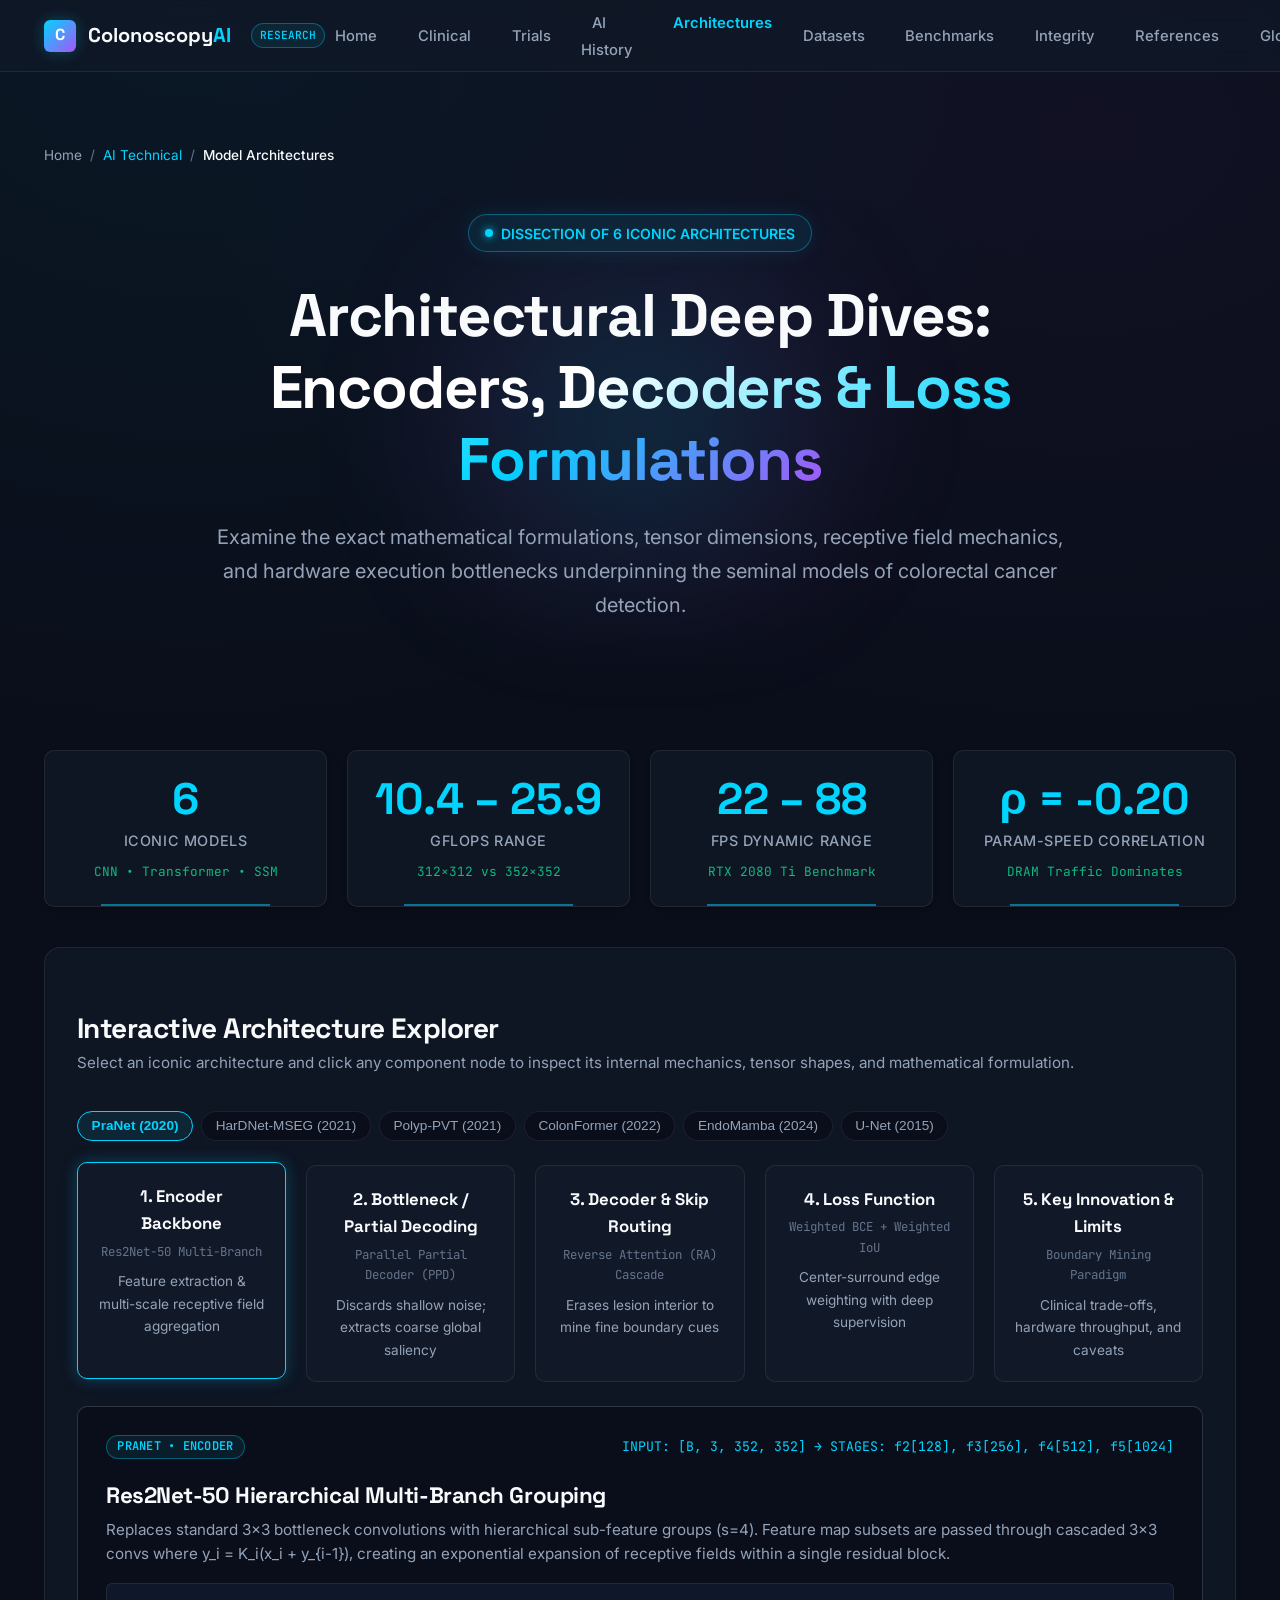
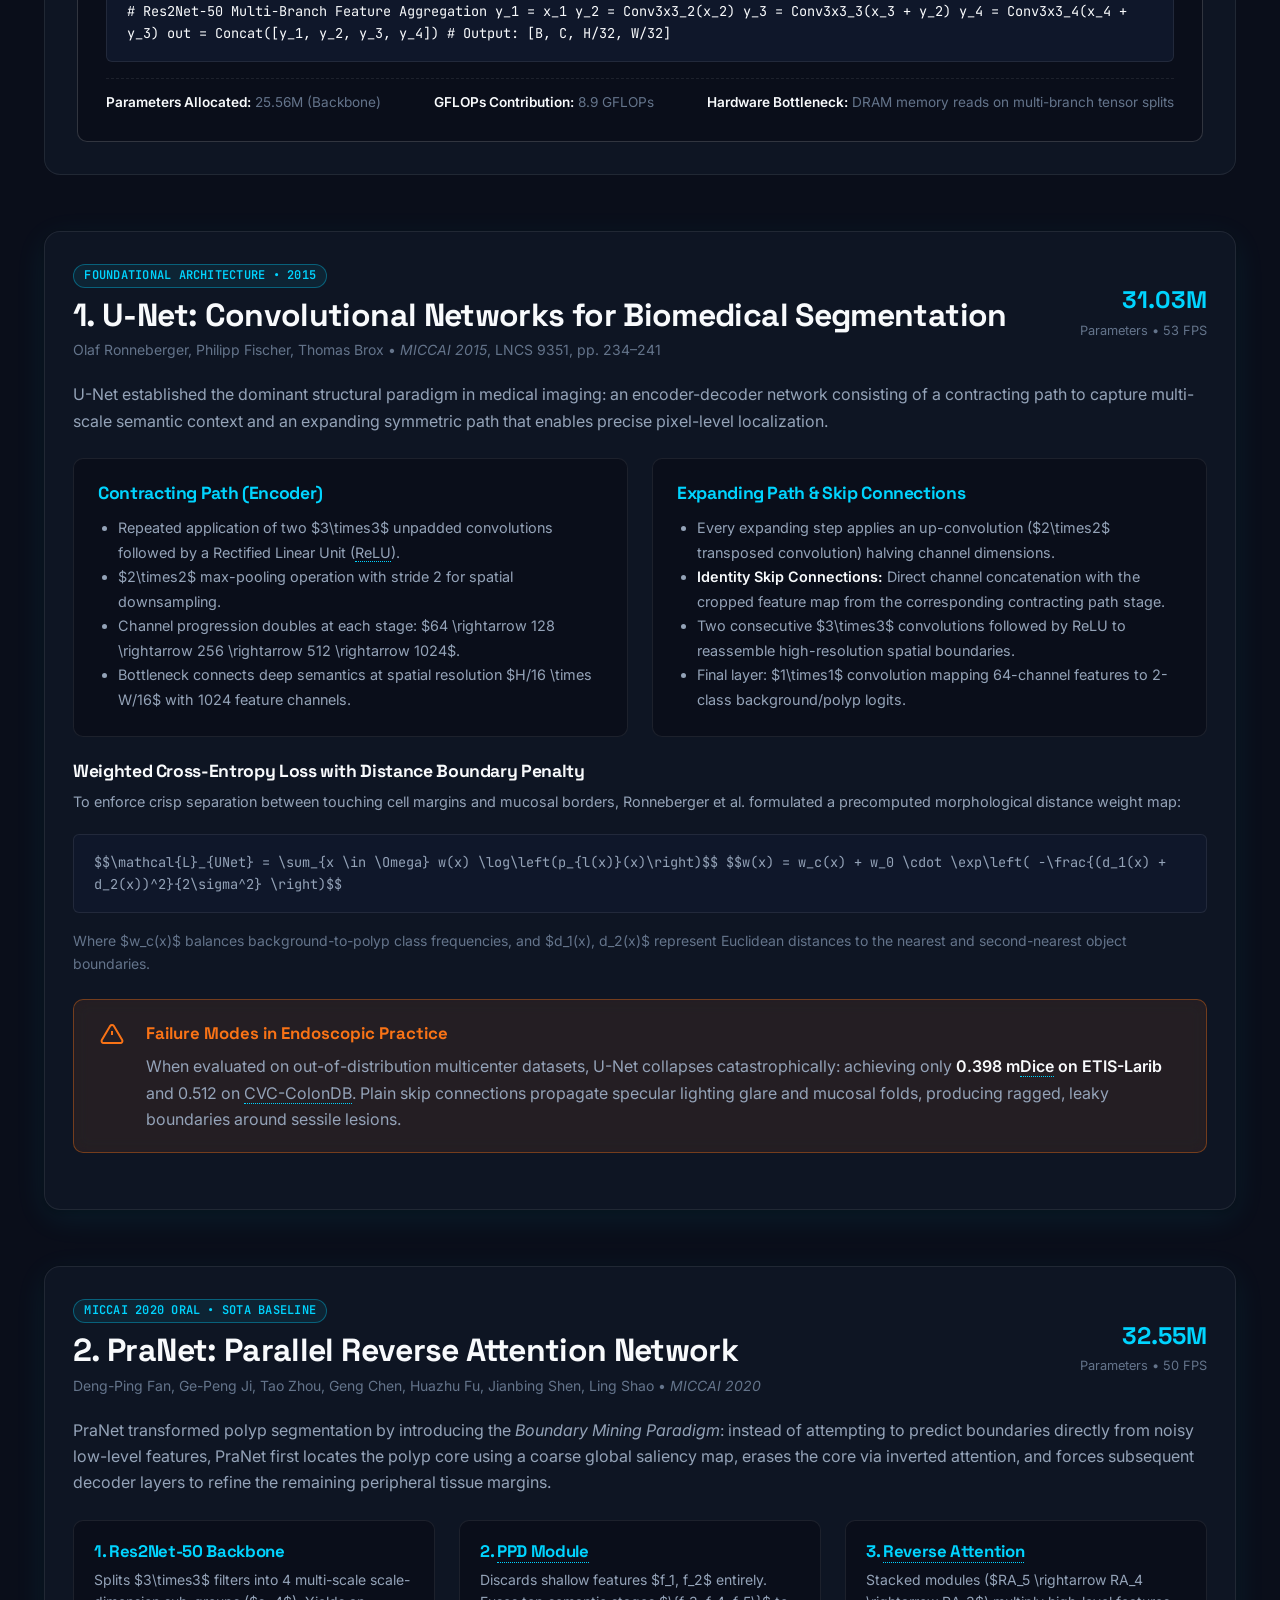
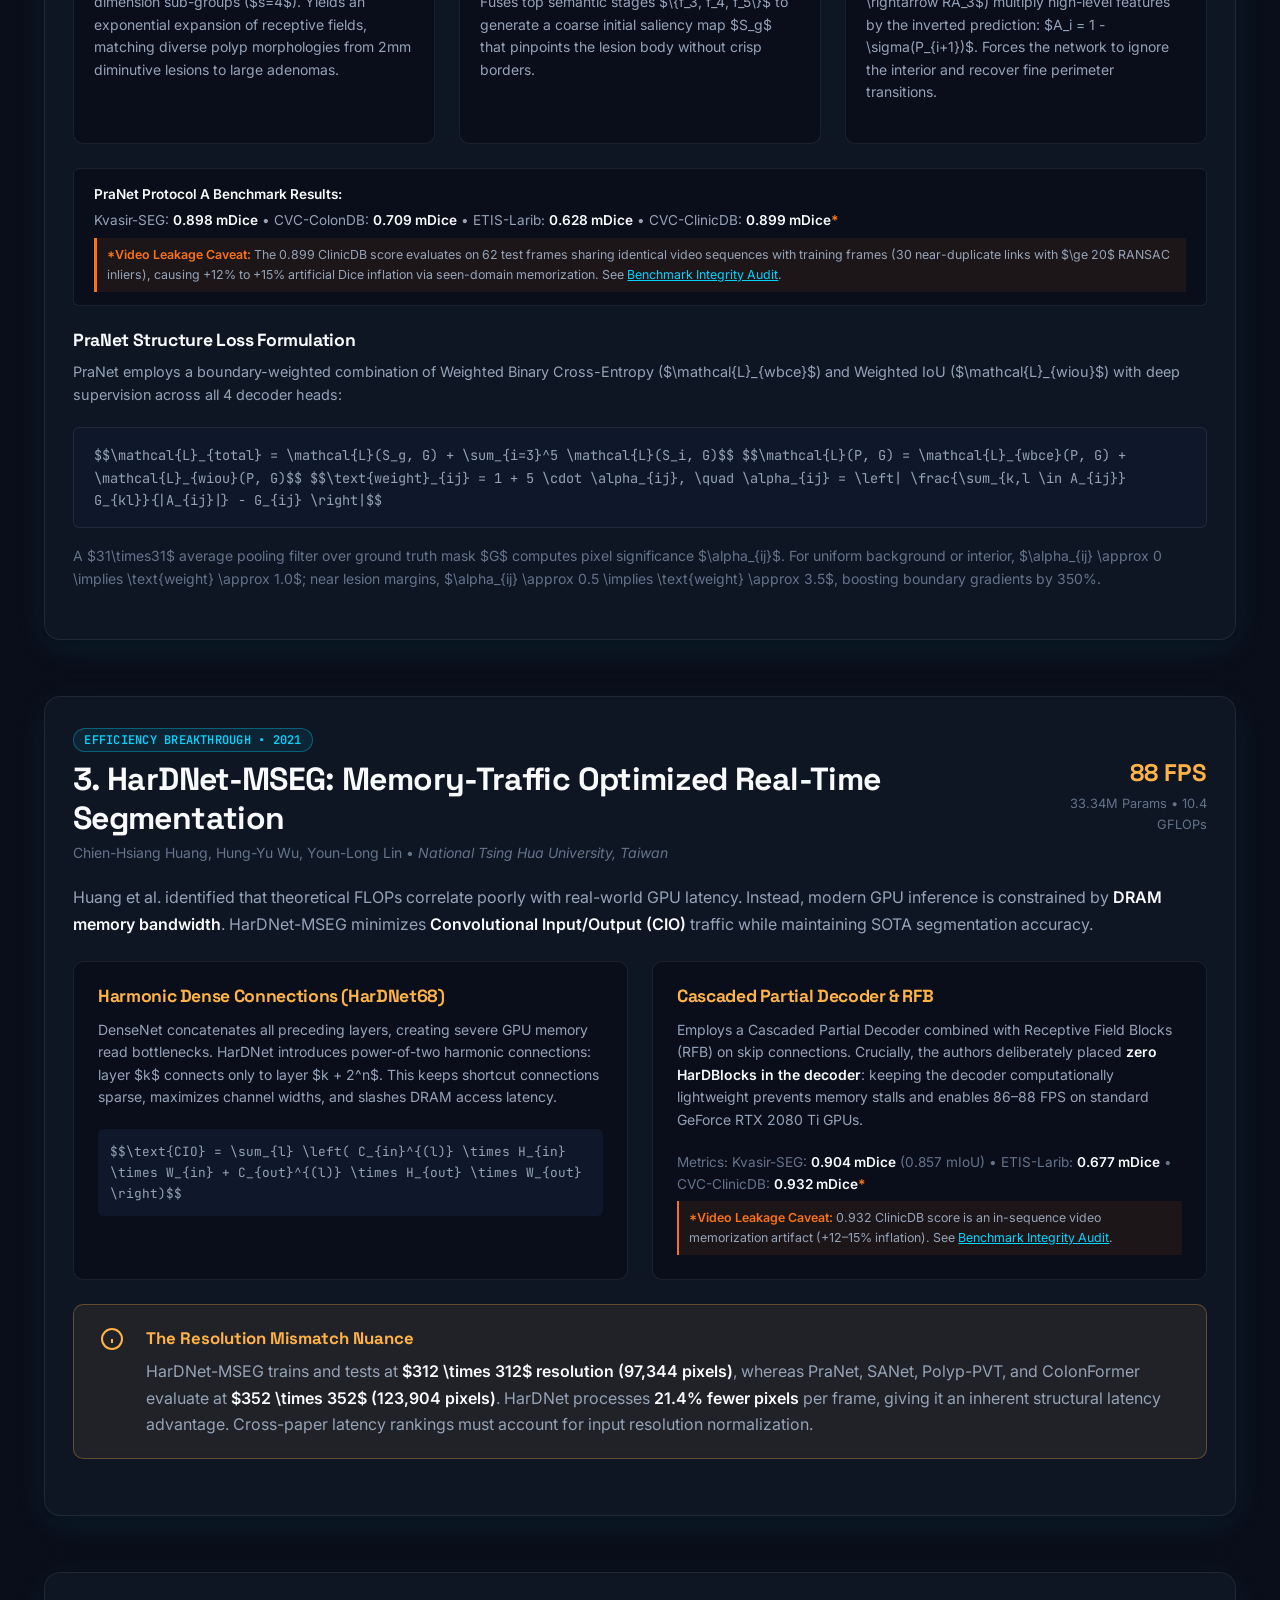
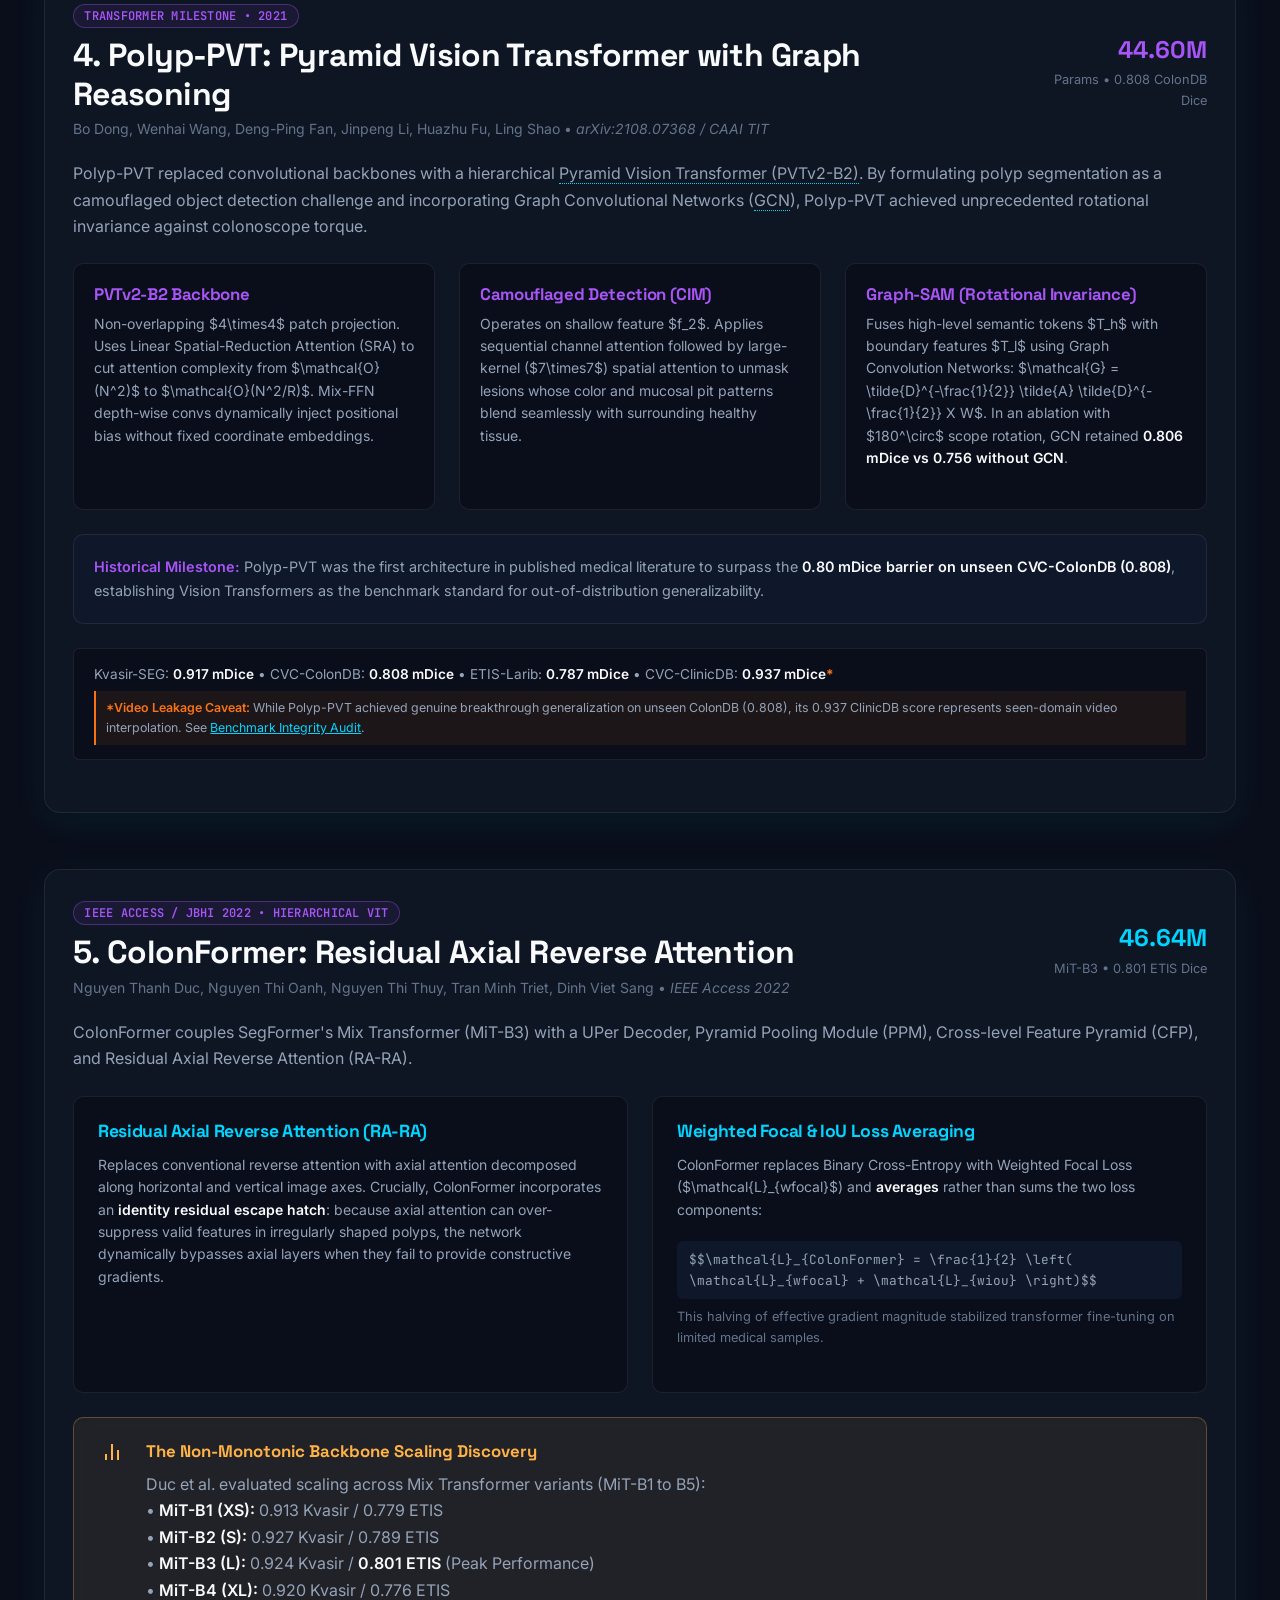
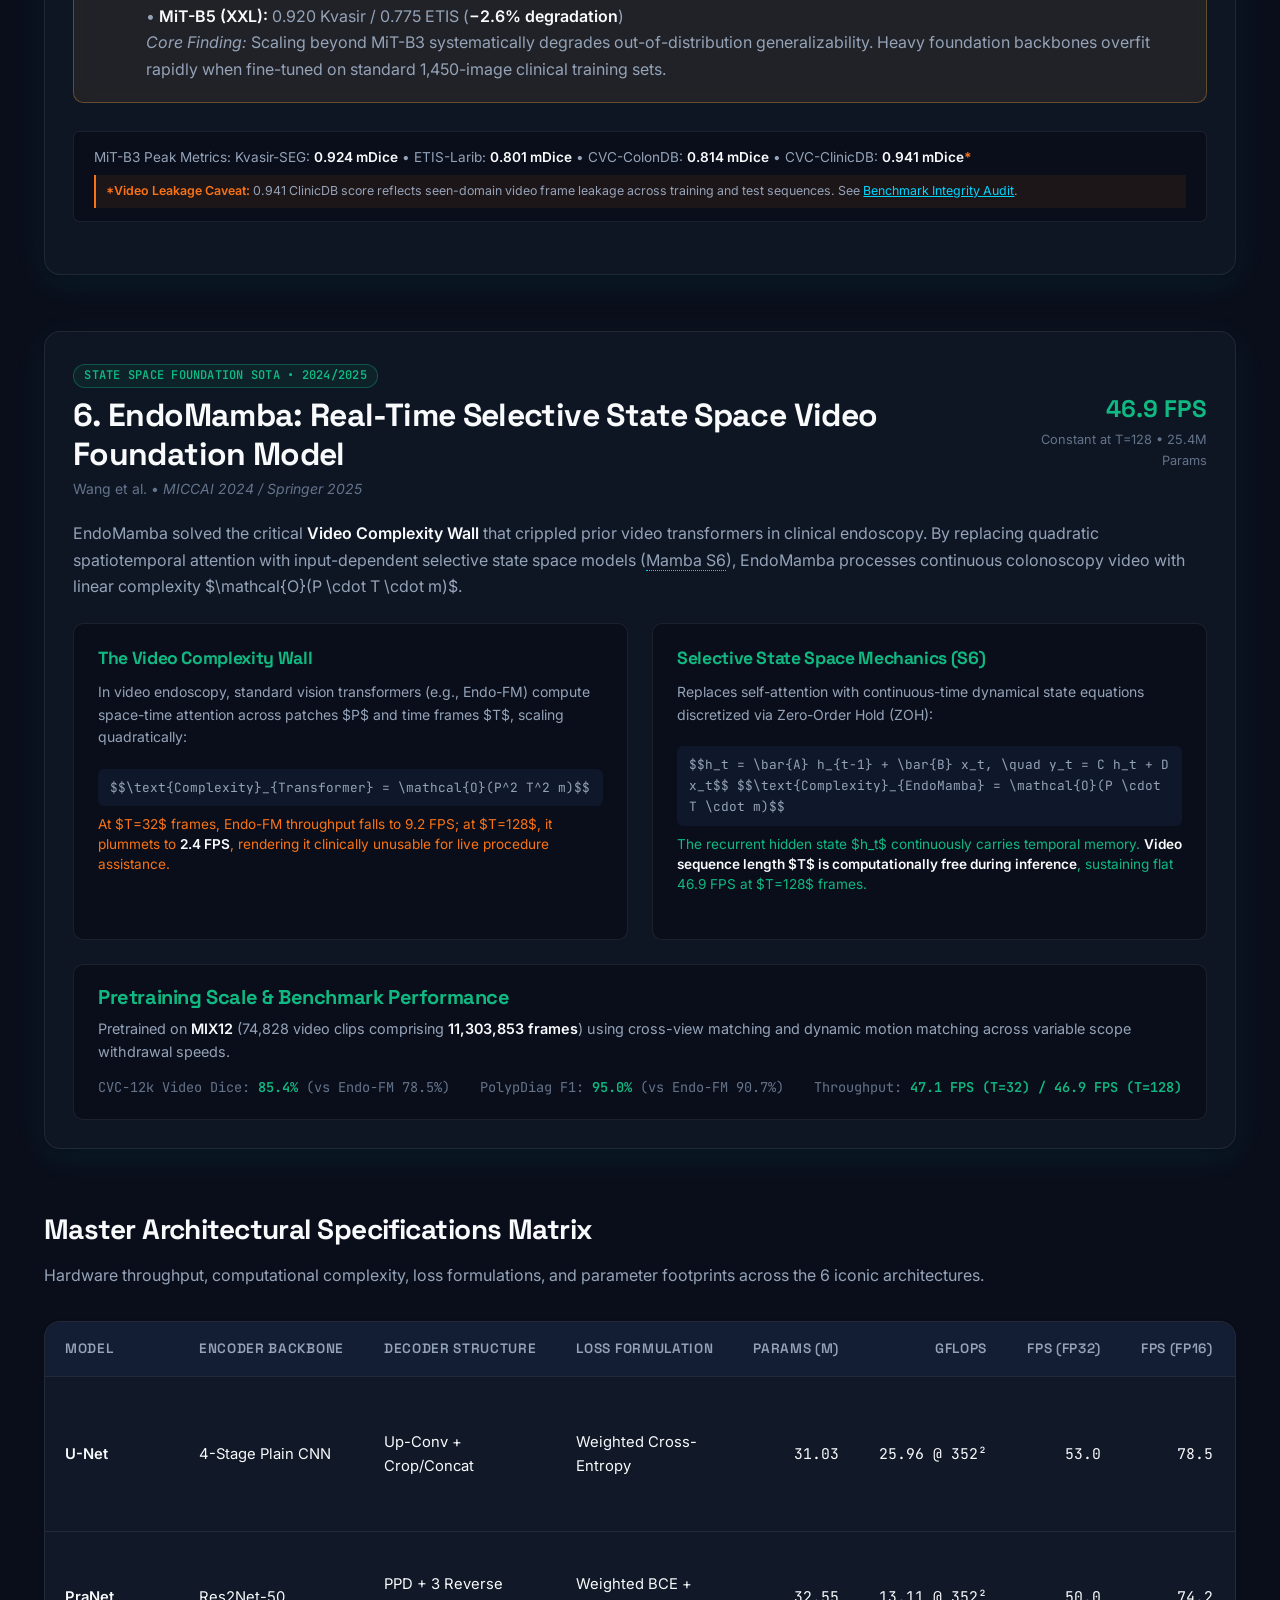
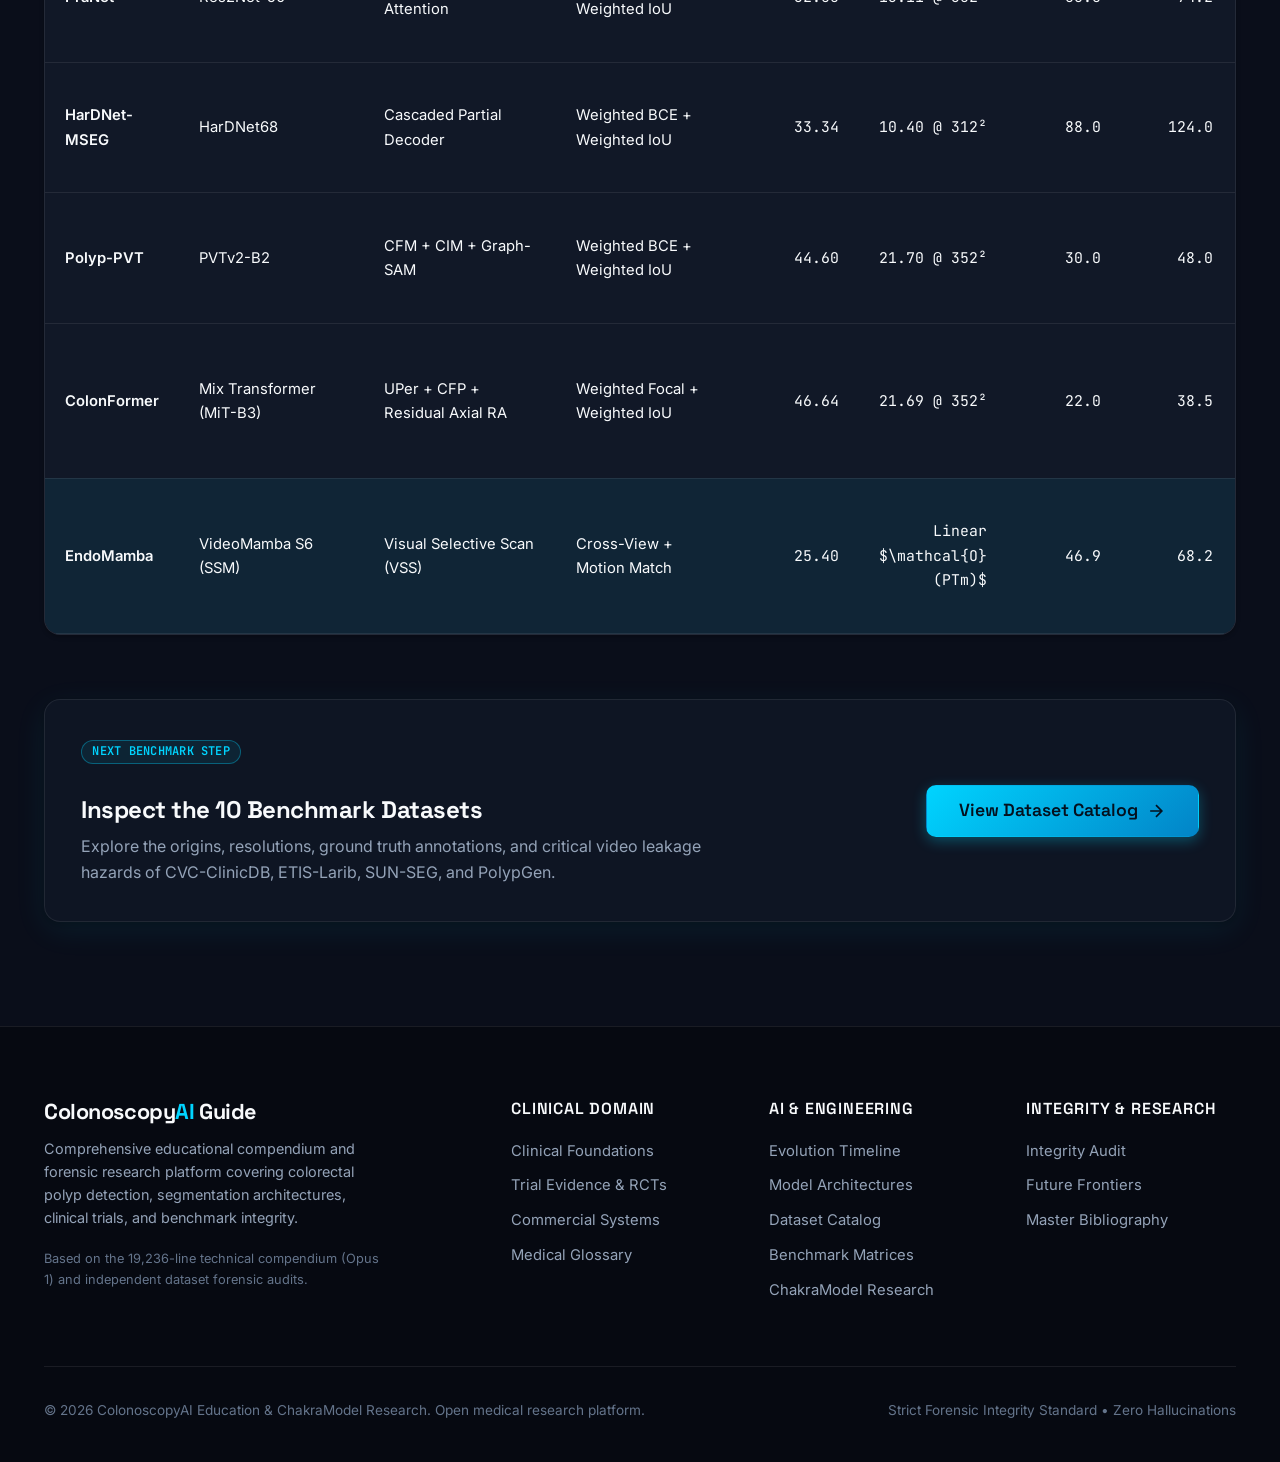
<file: pages/04-architectures.html>
<!DOCTYPE html>
<html lang="en" data-theme="dark">
<head>
  <meta charset="UTF-8">
  <meta name="viewport" content="width=device-width, initial-scale=1.0">
  <meta name="description" content="In-depth component breakdown of 6 iconic colonoscopy AI architectures: U-Net, PraNet, HarDNet-MSEG, Polyp-PVT, ColonFormer, and EndoMamba. Interactive node explorer, tensor shapes, and loss formulations.">
  <meta name="keywords" content="U-Net, PraNet, HarDNet-MSEG, Polyp-PVT, ColonFormer, EndoMamba, Reverse Attention, State Space Model, Medical Image Segmentation, Deep Learning Architecture">
  <title>Architectural Deep Dives: Component-by-Component Dissection | ColonoscopyAI Guide</title>
  <link rel="stylesheet" href="../assets/css/main.css">
  <link rel="preconnect" href="https://fonts.googleapis.com">
  <link rel="preconnect" href="https://fonts.gstatic.com" crossorigin>
</head>
<body>
  <!-- Top Horizontal Scroll Progress Indicator -->
  <div id="scroll-progress" aria-hidden="true"></div>

  <!-- Sticky Navigation Header -->
  <header class="site-header">
    <div class="container nav-container">
      <a href="../index.html" class="brand-logo">
        <div class="brand-icon">C</div>
        <span>Colonoscopy<span style="color: var(--color-teal);">AI</span></span>
        <span class="brand-badge">RESEARCH</span>
      </a>
      <nav aria-label="Main Navigation">
        <ul class="nav-menu">
          <li><a href="../index.html" class="nav-link">Home</a></li>
          <li><a href="01-what-is-colonoscopy.html" class="nav-link">Clinical</a></li>
          <li><a href="06b-clinical-evidence.html" class="nav-link">Trials</a></li>
          <li><a href="03-ai-history.html" class="nav-link">AI History</a></li>
          <li><a href="04-architectures.html" class="nav-link active">Architectures</a></li>
          <li><a href="05-datasets.html" class="nav-link">Datasets</a></li>
          <li><a href="06-benchmarks.html" class="nav-link">Benchmarks</a></li>
          <li><a href="08-benchmark-integrity.html" class="nav-link">Integrity</a></li>
          <li><a href="11-references.html" class="nav-link">References</a></li>
          <li><a href="12-glossary.html" class="nav-link">Glossary</a></li>
        </ul>
      </nav>
      <div class="nav-actions">
        <button class="theme-toggle-btn" aria-label="Toggle dark/light theme" type="button"></button>
        <button class="hamburger-btn" aria-label="Open mobile navigation menu" aria-expanded="false" type="button">
          <svg width="22" height="22" viewBox="0 0 24 24" fill="none" stroke="currentColor" stroke-width="2" stroke-linecap="round" stroke-linejoin="round"><line x1="3" y1="12" x2="21" y2="12"></line><line x1="3" y1="6" x2="21" y2="6"></line><line x1="3" y1="18" x2="21" y2="18"></line></svg>
        </button>
      </div>
    </div>
  </header>

  <!-- Mobile Navigation Drawer -->
  <div class="mobile-nav-drawer" aria-label="Mobile Navigation Drawer">
    <a href="../index.html" class="nav-link">Home</a>
    <a href="01-what-is-colonoscopy.html" class="nav-link">01 Clinical Foundations</a>
    <a href="06b-clinical-evidence.html" class="nav-link">06b Clinical Trials &amp; Evidence</a>
    <a href="03-ai-history.html" class="nav-link">03 AI History &amp; Evolution</a>
    <a href="04-architectures.html" class="nav-link active">04 Model Architectures</a>
    <a href="05-datasets.html" class="nav-link">05 Benchmark Datasets</a>
    <a href="06-benchmarks.html" class="nav-link">06 SOTA Benchmarks</a>
    <a href="08-benchmark-integrity.html" class="nav-link">08 Forensic Integrity Audit</a>
    <a href="07-clinical-systems.html" class="nav-link">07 Commercial CADe/CADx</a>
    <a href="09-chakramodel.html" class="nav-link">09 ChakraModel Research</a>
    <a href="10-future.html" class="nav-link">10 Future Frontiers</a>
    <a href="11-references.html" class="nav-link">11 Master References</a>
    <a href="12-glossary.html" class="nav-link">12 Medical-AI Glossary</a>
  </div>

  <main class="container section">
    <!-- Breadcrumb Navigation -->
    <nav aria-label="Breadcrumb" style="margin-bottom: 2rem;">
      <ol style="display: flex; gap: 0.5rem; list-style: none; font-size: 0.85rem; color: var(--text-muted); padding: 0;">
        <li><a href="../index.html" style="color: var(--text-secondary); text-decoration: none;">Home</a></li>
        <li>/</li>
        <li><a href="04-architectures.html" style="color: var(--color-teal); text-decoration: none;">AI Technical</a></li>
        <li>/</li>
        <li style="color: var(--text-primary); font-weight: 500;">Model Architectures</li>
      </ol>
    </nav>

    <!-- Hero Header -->
    <header class="hero" style="padding-top: 1rem; padding-bottom: 3rem;">
      <div class="hero-glow"></div>
      <div class="hero-content">
        <div class="hero-badge">
          <span class="dot"></span>
          <span>DISSECTION OF 6 ICONIC ARCHITECTURES</span>
        </div>
        <h1 class="hero-title">
          Architectural Deep Dives: <span class="gradient-text">Encoders, Decoders &amp; Loss Formulations</span>
        </h1>
        <p class="hero-subtitle">
          Examine the exact mathematical formulations, tensor dimensions, receptive field mechanics, and hardware execution bottlenecks underpinning the seminal models of colorectal cancer detection.
        </p>
      </div>
    </header>

    <!-- Architecture Explorer High-Level Stats -->
    <div class="stat-grid">
      <div class="stat-card">
        <div class="stat-value">6</div>
        <div class="stat-label">Iconic Models</div>
        <div class="stat-delta">CNN &bull; Transformer &bull; SSM</div>
      </div>
      <div class="stat-card">
        <div class="stat-value">10.4 &ndash; 25.9</div>
        <div class="stat-label">GFLOPs Range</div>
        <div class="stat-delta">312&times;312 vs 352&times;352</div>
      </div>
      <div class="stat-card">
        <div class="stat-value">22 &ndash; 88</div>
        <div class="stat-label">FPS Dynamic Range</div>
        <div class="stat-delta">RTX 2080 Ti Benchmark</div>
      </div>
      <div class="stat-card">
        <div class="stat-value">&rho; = -0.20</div>
        <div class="stat-label">Param-Speed Correlation</div>
        <div class="stat-delta">DRAM Traffic Dominates</div>
      </div>
    </div>

    <!-- Interactive Architecture Explorer Engine -->
    <section class="arch-diagram-card" id="interactive-explorer" aria-labelledby="explorer-heading">
      <div class="flex-between flex-wrap gap-md" style="margin-bottom: 1.5rem;">
        <div>
          <h2 id="explorer-heading" style="font-size: 1.75rem; margin-bottom: 0.25rem;">Interactive Architecture Explorer</h2>
          <p style="color: var(--text-secondary); font-size: 0.95rem;">Select an iconic architecture and click any component node to inspect its internal mechanics, tensor shapes, and mathematical formulation.</p>
        </div>
        <!-- Model Selector Tabs -->
        <div class="filter-group" id="arch-model-selector">
          <button class="filter-pill active" data-model="pranet" type="button">PraNet (2020)</button>
          <button class="filter-pill" data-model="hardnet" type="button">HarDNet-MSEG (2021)</button>
          <button class="filter-pill" data-model="polyp_pvt" type="button">Polyp-PVT (2021)</button>
          <button class="filter-pill" data-model="colonformer" type="button">ColonFormer (2022)</button>
          <button class="filter-pill" data-model="endomamba" type="button">EndoMamba (2024)</button>
          <button class="filter-pill" data-model="unet" type="button">U-Net (2015)</button>
        </div>
      </div>

      <!-- Component Nodes Grid -->
      <div class="arch-node-grid" id="arch-nodes">
        <div class="arch-node active" data-component="encoder">
          <div class="arch-node-title">1. Encoder Backbone</div>
          <div class="arch-node-subtitle" id="node-sub-encoder">Res2Net-50 Multi-Branch</div>
          <div class="arch-node-desc">Feature extraction &amp; multi-scale receptive field aggregation</div>
        </div>
        <div class="arch-node" data-component="bottleneck">
          <div class="arch-node-title">2. Bottleneck / Partial Decoding</div>
          <div class="arch-node-subtitle" id="node-sub-bottleneck">Parallel Partial Decoder (PPD)</div>
          <div class="arch-node-desc">Discards shallow noise; extracts coarse global saliency</div>
        </div>
        <div class="arch-node" data-component="decoder">
          <div class="arch-node-title">3. Decoder &amp; Skip Routing</div>
          <div class="arch-node-subtitle" id="node-sub-decoder">Reverse Attention (RA) Cascade</div>
          <div class="arch-node-desc">Erases lesion interior to mine fine boundary cues</div>
        </div>
        <div class="arch-node" data-component="loss">
          <div class="arch-node-title">4. Loss Function</div>
          <div class="arch-node-subtitle" id="node-sub-loss">Weighted BCE + Weighted IoU</div>
          <div class="arch-node-desc">Center-surround edge weighting with deep supervision</div>
        </div>
        <div class="arch-node" data-component="innovation">
          <div class="arch-node-title">5. Key Innovation &amp; Limits</div>
          <div class="arch-node-subtitle" id="node-sub-innovation">Boundary Mining Paradigm</div>
          <div class="arch-node-desc">Clinical trade-offs, hardware throughput, and caveats</div>
        </div>
      </div>

      <!-- Interactive Node Display Detail View -->
      <div id="node-detail-panel" style="background: var(--bg-primary); border: 1px solid var(--border-medium); border-radius: var(--radius-md); padding: 1.75rem; margin-top: 1.5rem;">
        <div class="flex-between flex-wrap gap-sm" style="margin-bottom: 0.75rem;">
          <span id="detail-node-badge" class="badge badge-teal">COMPONENT 1: ENCODER BACKBONE</span>
          <span id="detail-node-shapes" style="font-family: var(--font-mono); font-size: 0.825rem; color: var(--color-teal);">INPUT: [B, 3, 352, 352] &rarr; OUTPUTS: [f2, f3, f4, f5]</span>
        </div>
        <h3 id="detail-node-title" style="font-size: 1.4rem; margin-bottom: 0.5rem;">Res2Net-50 Hierarchical Multi-Branch Grouping</h3>
        <p id="detail-node-desc" style="color: var(--text-secondary); line-height: 1.6; font-size: 0.95rem; margin-bottom: 1rem;">
          Replaces standard $3\times3$ bottleneck convolutions with hierarchical sub-feature groups ($s=4$). The input feature map is split into 4 filter subsets $\{x_1, x_2, x_3, x_4\}$. Each subset $x_i$ passes through a $3\times3$ conv $K_i()$, where $y_i = K_i(x_i + y_{i-1})$. This enables an exponential expansion of receptive fields within a single residual block, perfectly handling polyps ranging from 2mm to 40mm.
        </p>
        <!-- Dynamic Benchmark & Integrity Caveat Callout -->
        <div id="detail-node-caveat" style="display: none; background: rgba(249, 115, 22, 0.08); border-left: 3px solid var(--color-coral); padding: 0.75rem 1rem; border-radius: var(--radius-xs); margin-bottom: 1rem; font-size: 0.825rem; color: var(--text-secondary);">
          <strong style="color: var(--color-coral);">⚠️ Benchmark Integrity Caveat:</strong> <span id="detail-caveat-text"></span>
        </div>
        <div id="detail-node-code" style="background: var(--bg-secondary); border: 1px solid var(--border-subtle); border-radius: var(--radius-sm); padding: 1rem 1.25rem; font-family: var(--font-mono); font-size: 0.85rem; color: var(--text-primary); overflow-x: auto; margin-bottom: 1rem;">
# Res2Net-50 Multi-Branch Feature Aggregation
y_1 = x_1
y_2 = Conv3x3_2(x_2)
y_3 = Conv3x3_3(x_3 + y_2)
y_4 = Conv3x3_4(x_4 + y_3)
out = Concat([y_1, y_2, y_3, y_4])  # Output shape: [B, C, H/32, W/32]
        </div>
        <div class="flex-between flex-wrap gap-sm" style="font-size: 0.85rem; color: var(--text-muted); border-top: 1px dashed var(--border-subtle); padding-top: 0.75rem;">
          <div><strong style="color: var(--text-primary);">Parameters Allocated:</strong> <span id="detail-node-params">25.56M (Backbone)</span></div>
          <div><strong style="color: var(--text-primary);">GFLOPs Contribution:</strong> <span id="detail-node-flops">8.9 GFLOPs</span></div>
          <div><strong style="color: var(--text-primary);">Hardware Bottleneck:</strong> <span id="detail-node-hw">DRAM memory reads on multi-branch tensor splits</span></div>
        </div>
      </div>
    </section>

    <!-- SECTION 1: U-Net (Ronneberger et al. 2015) -->
    <section class="card card-glass" style="margin: 3.5rem 0;" id="arch-unet">
      <div class="card-header">
        <div>
          <span class="badge badge-teal" style="margin-bottom: 0.5rem;">FOUNDATIONAL ARCHITECTURE &bull; 2015</span>
          <h2 style="font-size: 2rem; margin: 0;">1. U-Net: Convolutional Networks for Biomedical Segmentation</h2>
          <div style="font-size: 0.875rem; color: var(--text-muted); margin-top: 0.25rem;">
            Olaf Ronneberger, Philipp Fischer, Thomas Brox &bull; <em>MICCAI 2015</em>, LNCS 9351, pp. 234&ndash;241
          </div>
        </div>
        <div style="text-align: right;">
          <div style="font-family: var(--font-heading); font-size: 1.5rem; font-weight: 700; color: var(--color-teal);">31.03M</div>
          <div style="font-size: 0.8rem; color: var(--text-muted);">Parameters &bull; 53 FPS</div>
        </div>
      </div>
      <div class="card-body">
        <p>
          U-Net established the dominant structural paradigm in medical imaging: an encoder-decoder network consisting of a contracting path to capture multi-scale semantic context and an expanding symmetric path that enables precise pixel-level localization.
        </p>
        
        <div class="grid grid-2" style="margin: 1.5rem 0;">
          <div style="background: var(--bg-primary); padding: 1.5rem; border-radius: var(--radius-md); border: 1px solid var(--border-subtle);">
            <h4 style="color: var(--color-teal); font-size: 1.1rem; margin-bottom: 0.75rem;">Contracting Path (Encoder)</h4>
            <ul style="padding-left: 1.25rem; font-size: 0.9rem; color: var(--text-secondary); line-height: 1.7;">
              <li>Repeated application of two $3\times3$ unpadded convolutions followed by a Rectified Linear Unit (<span class="glossary-term" data-term="cnn">ReLU</span>).</li>
              <li>$2\times2$ max-pooling operation with stride 2 for spatial downsampling.</li>
              <li>Channel progression doubles at each stage: $64 \rightarrow 128 \rightarrow 256 \rightarrow 512 \rightarrow 1024$.</li>
              <li>Bottleneck connects deep semantics at spatial resolution $H/16 \times W/16$ with 1024 feature channels.</li>
            </ul>
          </div>
          <div style="background: var(--bg-primary); padding: 1.5rem; border-radius: var(--radius-md); border: 1px solid var(--border-subtle);">
            <h4 style="color: var(--color-teal); font-size: 1.1rem; margin-bottom: 0.75rem;">Expanding Path &amp; Skip Connections</h4>
            <ul style="padding-left: 1.25rem; font-size: 0.9rem; color: var(--text-secondary); line-height: 1.7;">
              <li>Every expanding step applies an up-convolution ($2\times2$ transposed convolution) halving channel dimensions.</li>
              <li><strong>Identity Skip Connections:</strong> Direct channel concatenation with the cropped feature map from the corresponding contracting path stage.</li>
              <li>Two consecutive $3\times3$ convolutions followed by ReLU to reassemble high-resolution spatial boundaries.</li>
              <li>Final layer: $1\times1$ convolution mapping 64-channel features to 2-class background/polyp logits.</li>
            </ul>
          </div>
        </div>

        <!-- Loss Formulation -->
        <h4 style="font-size: 1.1rem; margin-top: 1.5rem; margin-bottom: 0.5rem;">Weighted Cross-Entropy Loss with Distance Boundary Penalty</h4>
        <p style="font-size: 0.9rem; color: var(--text-secondary);">
          To enforce crisp separation between touching cell margins and mucosal borders, Ronneberger et al. formulated a precomputed morphological distance weight map:
        </p>
        <div style="background: var(--bg-secondary); border: 1px solid var(--border-subtle); padding: 1rem 1.25rem; border-radius: var(--radius-sm); font-family: var(--font-mono); font-size: 0.85rem; margin: 1rem 0;">
          $$\mathcal{L}_{UNet} = \sum_{x \in \Omega} w(x) \log\left(p_{l(x)}(x)\right)$$
          $$w(x) = w_c(x) + w_0 \cdot \exp\left( -\frac{(d_1(x) + d_2(x))^2}{2\sigma^2} \right)$$
        </div>
        <p style="font-size: 0.875rem; color: var(--text-muted);">
          Where $w_c(x)$ balances background-to-polyp class frequencies, and $d_1(x), d_2(x)$ represent Euclidean distances to the nearest and second-nearest object boundaries.
        </p>

        <!-- Clinical Failure Mode Alert -->
        <div class="alert alert-integrity" style="margin-top: 1.5rem;">
          <div class="alert-icon">
            <svg width="24" height="24" viewBox="0 0 24 24" fill="none" stroke="currentColor" stroke-width="2"><path d="M10.29 3.86L1.82 18a2 2 0 0 0 1.71 3h16.94a2 2 0 0 0 1.71-3L13.71 3.86a2 2 0 0 0-3.42 0z"/><line x1="12" y1="9" x2="12" y2="13"/><line x1="12" y1="17" x2="12.01" y2="17"/></svg>
          </div>
          <div class="alert-content">
            <div class="alert-title">Failure Modes in Endoscopic Practice</div>
            <p>
              When evaluated on out-of-distribution multicenter datasets, U-Net collapses catastrophically: achieving only <strong>0.398 m<span class="glossary-term" data-term="dice">Dice</span> on ETIS-Larib</strong> and 0.512 on <span class="glossary-term" data-term="cvc-colondb">CVC-ColonDB</span>. Plain skip connections propagate specular lighting glare and mucosal folds, producing ragged, leaky boundaries around sessile lesions.
            </p>
          </div>
        </div>
      </div>
    </section>

    <!-- SECTION 2: PraNet (Fan et al. 2020) -->
    <section class="card card-glass" style="margin: 3.5rem 0;" id="arch-pranet">
      <div class="card-header">
        <div>
          <span class="badge badge-teal" style="margin-bottom: 0.5rem;">MICCAI 2020 ORAL &bull; SOTA BASELINE</span>
          <h2 style="font-size: 2rem; margin: 0;">2. PraNet: Parallel Reverse Attention Network</h2>
          <div style="font-size: 0.875rem; color: var(--text-muted); margin-top: 0.25rem;">
            Deng-Ping Fan, Ge-Peng Ji, Tao Zhou, Geng Chen, Huazhu Fu, Jianbing Shen, Ling Shao &bull; <em>MICCAI 2020</em>
          </div>
        </div>
        <div style="text-align: right;">
          <div style="font-family: var(--font-heading); font-size: 1.5rem; font-weight: 700; color: var(--color-teal);">32.55M</div>
          <div style="font-size: 0.8rem; color: var(--text-muted);">Parameters &bull; 50 FPS</div>
        </div>
      </div>
      <div class="card-body">
        <p>
          PraNet transformed polyp segmentation by introducing the <em>Boundary Mining Paradigm</em>: instead of attempting to predict boundaries directly from noisy low-level features, PraNet first locates the polyp core using a coarse global saliency map, erases the core via inverted attention, and forces subsequent decoder layers to refine the remaining peripheral tissue margins.
        </p>

        <div class="grid grid-3" style="margin: 1.5rem 0;">
          <div style="background: var(--bg-primary); padding: 1.25rem; border-radius: var(--radius-md); border: 1px solid var(--border-subtle);">
            <h4 style="color: var(--color-teal); font-size: 1.05rem; margin-bottom: 0.5rem;">1. Res2Net-50 Backbone</h4>
            <p style="font-size: 0.875rem; color: var(--text-secondary); line-height: 1.6;">
              Splits $3\times3$ filters into 4 multi-scale scale-dimension sub-groups ($s=4$). Yields an exponential expansion of receptive fields, matching diverse polyp morphologies from 2mm diminutive lesions to large adenomas.
            </p>
          </div>
          <div style="background: var(--bg-primary); padding: 1.25rem; border-radius: var(--radius-md); border: 1px solid var(--border-subtle);">
            <h4 style="color: var(--color-teal); font-size: 1.05rem; margin-bottom: 0.5rem;">2. <span class="glossary-term" data-term="ppd">PPD Module</span></h4>
            <p style="font-size: 0.875rem; color: var(--text-secondary); line-height: 1.6;">
              Discards shallow features $f_1, f_2$ entirely. Fuses top semantic stages $\{f_3, f_4, f_5\}$ to generate a coarse initial saliency map $S_g$ that pinpoints the lesion body without crisp borders.
            </p>
          </div>
          <div style="background: var(--bg-primary); padding: 1.25rem; border-radius: var(--radius-md); border: 1px solid var(--border-subtle);">
            <h4 style="color: var(--color-teal); font-size: 1.05rem; margin-bottom: 0.5rem;">3. <span class="glossary-term" data-term="reverse-attention">Reverse Attention</span></h4>
            <p style="font-size: 0.875rem; color: var(--text-secondary); line-height: 1.6;">
              Stacked modules ($RA_5 \rightarrow RA_4 \rightarrow RA_3$) multiply high-level features by the inverted prediction: $A_i = 1 - \sigma(P_{i+1})$. Forces the network to ignore the interior and recover fine perimeter transitions.
            </p>
          </div>
        </div>

        <!-- Benchmark Summary & Leakage Caveat -->
        <div style="background: var(--bg-primary); border: 1px solid var(--border-subtle); border-radius: var(--radius-sm); padding: 0.85rem 1.25rem; margin: 1.5rem 0; font-size: 0.85rem;">
          <div style="font-weight: 600; color: var(--text-primary); margin-bottom: 0.25rem;">
            PraNet Protocol A Benchmark Results:
          </div>
          <div style="color: var(--text-secondary);">
            Kvasir-SEG: <strong>0.898 mDice</strong> &bull; CVC-ColonDB: <strong>0.709 mDice</strong> &bull; ETIS-Larib: <strong>0.628 mDice</strong> &bull; CVC-ClinicDB: <strong>0.899 mDice<span style="color: var(--color-coral); font-weight: 700;">*</span></strong>
          </div>
          <div style="margin-top: 0.4rem; padding: 0.4rem 0.65rem; background: rgba(249, 115, 22, 0.08); border-left: 3px solid var(--color-coral); border-radius: var(--radius-xs); font-size: 0.775rem; color: var(--text-secondary);">
            <strong style="color: var(--color-coral);">*Video Leakage Caveat:</strong> The 0.899 ClinicDB score evaluates on 62 test frames sharing identical video sequences with training frames (30 near-duplicate links with $\ge 20$ RANSAC inliers), causing +12% to +15% artificial Dice inflation via seen-domain memorization. See <a href="08-benchmark-integrity.html" style="color: var(--color-teal); text-decoration: underline;">Benchmark Integrity Audit</a>.
          </div>
        </div>

        <!-- Structure Loss Formulation -->
        <h4 style="font-size: 1.1rem; margin-top: 1.5rem; margin-bottom: 0.5rem;">PraNet Structure Loss Formulation</h4>
        <p style="font-size: 0.9rem; color: var(--text-secondary);">
          PraNet employs a boundary-weighted combination of Weighted Binary Cross-Entropy ($\mathcal{L}_{wbce}$) and Weighted IoU ($\mathcal{L}_{wiou}$) with deep supervision across all 4 decoder heads:
        </p>
        <div style="background: var(--bg-secondary); border: 1px solid var(--border-subtle); padding: 1rem 1.25rem; border-radius: var(--radius-sm); font-family: var(--font-mono); font-size: 0.85rem; margin: 1rem 0;">
          $$\mathcal{L}_{total} = \mathcal{L}(S_g, G) + \sum_{i=3}^5 \mathcal{L}(S_i, G)$$
          $$\mathcal{L}(P, G) = \mathcal{L}_{wbce}(P, G) + \mathcal{L}_{wiou}(P, G)$$
          $$\text{weight}_{ij} = 1 + 5 \cdot \alpha_{ij}, \quad \alpha_{ij} = \left| \frac{\sum_{k,l \in A_{ij}} G_{kl}}{|A_{ij}|} - G_{ij} \right|$$
        </div>
        <p style="font-size: 0.875rem; color: var(--text-muted);">
          A $31\times31$ average pooling filter over ground truth mask $G$ computes pixel significance $\alpha_{ij}$. For uniform background or interior, $\alpha_{ij} \approx 0 \implies \text{weight} \approx 1.0$; near lesion margins, $\alpha_{ij} \approx 0.5 \implies \text{weight} \approx 3.5$, boosting boundary gradients by 350%.
        </p>
      </div>
    </section>

    <!-- SECTION 3: HarDNet-MSEG (Huang et al. 2021) -->
    <section class="card card-glass" style="margin: 3.5rem 0;" id="arch-hardnet">
      <div class="card-header">
        <div>
          <span class="badge badge-teal" style="margin-bottom: 0.5rem;">EFFICIENCY BREAKTHROUGH &bull; 2021</span>
          <h2 style="font-size: 2rem; margin: 0;">3. HarDNet-MSEG: Memory-Traffic Optimized Real-Time Segmentation</h2>
          <div style="font-size: 0.875rem; color: var(--text-muted); margin-top: 0.25rem;">
            Chien-Hsiang Huang, Hung-Yu Wu, Youn-Long Lin &bull; <em>National Tsing Hua University, Taiwan</em>
          </div>
        </div>
        <div style="text-align: right;">
          <div style="font-family: var(--font-heading); font-size: 1.5rem; font-weight: 700; color: var(--color-amber);">88 FPS</div>
          <div style="font-size: 0.8rem; color: var(--text-muted);">33.34M Params &bull; 10.4 GFLOPs</div>
        </div>
      </div>
      <div class="card-body">
        <p>
          Huang et al. identified that theoretical FLOPs correlate poorly with real-world GPU latency. Instead, modern GPU inference is constrained by <strong>DRAM memory bandwidth</strong>. HarDNet-MSEG minimizes <strong>Convolutional Input/Output (CIO)</strong> traffic while maintaining SOTA segmentation accuracy.
        </p>

        <div class="grid grid-2" style="margin: 1.5rem 0;">
          <div style="background: var(--bg-primary); padding: 1.5rem; border-radius: var(--radius-md); border: 1px solid var(--border-subtle);">
            <h4 style="color: var(--color-amber); font-size: 1.1rem; margin-bottom: 0.75rem;">Harmonic Dense Connections (HarDNet68)</h4>
            <p style="font-size: 0.875rem; color: var(--text-secondary); line-height: 1.6;">
              DenseNet concatenates all preceding layers, creating severe GPU memory read bottlenecks. HarDNet introduces power-of-two harmonic connections: layer $k$ connects only to layer $k + 2^n$. This keeps shortcut connections sparse, maximizes channel widths, and slashes DRAM access latency.
            </p>
            <div style="background: var(--bg-secondary); padding: 0.75rem; border-radius: var(--radius-sm); font-family: var(--font-mono); font-size: 0.8rem; margin-top: 0.75rem;">
              $$\text{CIO} = \sum_{l} \left( C_{in}^{(l)} \times H_{in} \times W_{in} + C_{out}^{(l)} \times H_{out} \times W_{out} \right)$$
            </div>
          </div>
          <div style="background: var(--bg-primary); padding: 1.5rem; border-radius: var(--radius-md); border: 1px solid var(--border-subtle);">
            <h4 style="color: var(--color-amber); font-size: 1.1rem; margin-bottom: 0.75rem;">Cascaded Partial Decoder &amp; RFB</h4>
            <p style="font-size: 0.875rem; color: var(--text-secondary); line-height: 1.6;">
              Employs a Cascaded Partial Decoder combined with Receptive Field Blocks (RFB) on skip connections. Crucially, the authors deliberately placed <strong>zero HarDBlocks in the decoder</strong>: keeping the decoder computationally lightweight prevents memory stalls and enables 86&ndash;88 FPS on standard GeForce RTX 2080 Ti GPUs.
            </p>
            <div style="margin-top: 0.75rem; font-size: 0.85rem; color: var(--text-muted);">
              Metrics: Kvasir-SEG: <strong>0.904 mDice</strong> (0.857 mIoU) &bull; ETIS-Larib: <strong>0.677 mDice</strong> &bull; CVC-ClinicDB: <strong>0.932 mDice<span style="color: var(--color-coral); font-weight: 700;">*</span></strong>
              <div style="margin-top: 0.35rem; font-size: 0.775rem; color: var(--text-secondary); background: rgba(249, 115, 22, 0.08); padding: 0.4rem 0.65rem; border-left: 2px solid var(--color-coral); border-radius: var(--radius-xs);">
                <span style="color: var(--color-coral); font-weight: 600;">*Video Leakage Caveat:</span> 0.932 ClinicDB score is an in-sequence video memorization artifact (+12–15% inflation). See <a href="08-benchmark-integrity.html" style="color: var(--color-teal); text-decoration: underline;">Benchmark Integrity Audit</a>.
              </div>
            </div>
          </div>
        </div>

        <!-- The Resolution Mismatch Nuance -->
        <div class="alert alert-technical" style="margin-top: 1rem;">
          <div class="alert-icon">
            <svg width="24" height="24" viewBox="0 0 24 24" fill="none" stroke="currentColor" stroke-width="2"><circle cx="12" cy="12" r="10"/><line x1="12" y1="16" x2="12" y2="12"/><line x1="12" y1="8" x2="12.01" y2="8"/></svg>
          </div>
          <div class="alert-content">
            <div class="alert-title">The Resolution Mismatch Nuance</div>
            <p>
              HarDNet-MSEG trains and tests at <strong>$312 \times 312$ resolution (97,344 pixels)</strong>, whereas PraNet, SANet, Polyp-PVT, and ColonFormer evaluate at <strong>$352 \times 352$ (123,904 pixels)</strong>. HarDNet processes <strong>21.4% fewer pixels</strong> per frame, giving it an inherent structural latency advantage. Cross-paper latency rankings must account for input resolution normalization.
            </p>
          </div>
        </div>
      </div>
    </section>

    <!-- SECTION 4: Polyp-PVT (Dong et al. 2021) -->
    <section class="card card-glass" style="margin: 3.5rem 0;" id="arch-polyp-pvt">
      <div class="card-header">
        <div>
          <span class="badge badge-purple" style="margin-bottom: 0.5rem;">TRANSFORMER MILESTONE &bull; 2021</span>
          <h2 style="font-size: 2rem; margin: 0;">4. Polyp-PVT: Pyramid Vision Transformer with Graph Reasoning</h2>
          <div style="font-size: 0.875rem; color: var(--text-muted); margin-top: 0.25rem;">
            Bo Dong, Wenhai Wang, Deng-Ping Fan, Jinpeng Li, Huazhu Fu, Ling Shao &bull; <em>arXiv:2108.07368 / CAAI TIT</em>
          </div>
        </div>
        <div style="text-align: right;">
          <div style="font-family: var(--font-heading); font-size: 1.5rem; font-weight: 700; color: var(--color-purple);">44.60M</div>
          <div style="font-size: 0.8rem; color: var(--text-muted);">Params &bull; 0.808 ColonDB Dice</div>
        </div>
      </div>
      <div class="card-body">
        <p>
          Polyp-PVT replaced convolutional backbones with a hierarchical <span class="glossary-term" data-term="pvt">Pyramid Vision Transformer (PVTv2-B2)</span>. By formulating polyp segmentation as a camouflaged object detection challenge and incorporating Graph Convolutional Networks (<span class="glossary-term" data-term="gcn">GCN</span>), Polyp-PVT achieved unprecedented rotational invariance against colonoscope torque.
        </p>

        <div class="grid grid-3" style="margin: 1.5rem 0;">
          <div style="background: var(--bg-primary); padding: 1.25rem; border-radius: var(--radius-md); border: 1px solid var(--border-subtle);">
            <h4 style="color: var(--color-purple); font-size: 1.05rem; margin-bottom: 0.5rem;">PVTv2-B2 Backbone</h4>
            <p style="font-size: 0.875rem; color: var(--text-secondary); line-height: 1.6;">
              Non-overlapping $4\times4$ patch projection. Uses Linear Spatial-Reduction Attention (SRA) to cut attention complexity from $\mathcal{O}(N^2)$ to $\mathcal{O}(N^2/R)$. Mix-FFN depth-wise convs dynamically inject positional bias without fixed coordinate embeddings.
            </p>
          </div>
          <div style="background: var(--bg-primary); padding: 1.25rem; border-radius: var(--radius-md); border: 1px solid var(--border-subtle);">
            <h4 style="color: var(--color-purple); font-size: 1.05rem; margin-bottom: 0.5rem;">Camouflaged Detection (CIM)</h4>
            <p style="font-size: 0.875rem; color: var(--text-secondary); line-height: 1.6;">
              Operates on shallow feature $f_2$. Applies sequential channel attention followed by large-kernel ($7\times7$) spatial attention to unmask lesions whose color and mucosal pit patterns blend seamlessly with surrounding healthy tissue.
            </p>
          </div>
          <div style="background: var(--bg-primary); padding: 1.25rem; border-radius: var(--radius-md); border: 1px solid var(--border-subtle);">
            <h4 style="color: var(--color-purple); font-size: 1.05rem; margin-bottom: 0.5rem;">Graph-SAM (Rotational Invariance)</h4>
            <p style="font-size: 0.875rem; color: var(--text-secondary); line-height: 1.6;">
              Fuses high-level semantic tokens $T_h$ with boundary features $T_l$ using Graph Convolution Networks: $\mathcal{G} = \tilde{D}^{-\frac{1}{2}} \tilde{A} \tilde{D}^{-\frac{1}{2}} X W$. In an ablation with $180^\circ$ scope rotation, GCN retained <strong>0.806 mDice vs 0.756 without GCN</strong>.
            </p>
          </div>
        </div>

        <div style="background: var(--bg-secondary); border: 1px solid var(--border-subtle); padding: 1.25rem; border-radius: var(--radius-md); font-size: 0.9rem;">
          <strong style="color: var(--color-purple);">Historical Milestone:</strong> Polyp-PVT was the first architecture in published medical literature to surpass the <strong>0.80 mDice barrier on unseen CVC-ColonDB (0.808)</strong>, establishing Vision Transformers as the benchmark standard for out-of-distribution generalizability.
        </div>

        <div style="background: var(--bg-primary); border: 1px solid var(--border-subtle); border-radius: var(--radius-sm); padding: 0.85rem 1.25rem; margin: 1.5rem 0; font-size: 0.85rem;">
          <div style="color: var(--text-secondary);">
            Kvasir-SEG: <strong>0.917 mDice</strong> &bull; CVC-ColonDB: <strong>0.808 mDice</strong> &bull; ETIS-Larib: <strong>0.787 mDice</strong> &bull; CVC-ClinicDB: <strong>0.937 mDice<span style="color: var(--color-coral); font-weight: 700;">*</span></strong>
          </div>
          <div style="margin-top: 0.4rem; font-size: 0.775rem; color: var(--text-secondary); background: rgba(249, 115, 22, 0.08); padding: 0.4rem 0.65rem; border-left: 2px solid var(--color-coral); border-radius: var(--radius-xs);">
            <span style="color: var(--color-coral); font-weight: 600;">*Video Leakage Caveat:</span> While Polyp-PVT achieved genuine breakthrough generalization on unseen ColonDB (0.808), its 0.937 ClinicDB score represents seen-domain video interpolation. See <a href="08-benchmark-integrity.html" style="color: var(--color-teal); text-decoration: underline;">Benchmark Integrity Audit</a>.
          </div>
        </div>
      </div>
    </section>

    <!-- SECTION 5: ColonFormer (Duc et al. 2022) -->
    <section class="card card-glass" style="margin: 3.5rem 0;" id="arch-colonformer">
      <div class="card-header">
        <div>
          <span class="badge badge-purple" style="margin-bottom: 0.5rem;">IEEE ACCESS / JBHI 2022 &bull; HIERARCHICAL VIT</span>
          <h2 style="font-size: 2rem; margin: 0;">5. ColonFormer: Residual Axial Reverse Attention</h2>
          <div style="font-size: 0.875rem; color: var(--text-muted); margin-top: 0.25rem;">
            Nguyen Thanh Duc, Nguyen Thi Oanh, Nguyen Thi Thuy, Tran Minh Triet, Dinh Viet Sang &bull; <em>IEEE Access 2022</em>
          </div>
        </div>
        <div style="text-align: right;">
          <div style="font-family: var(--font-heading); font-size: 1.5rem; font-weight: 700; color: var(--color-teal);">46.64M</div>
          <div style="font-size: 0.8rem; color: var(--text-muted);">MiT-B3 &bull; 0.801 ETIS Dice</div>
        </div>
      </div>
      <div class="card-body">
        <p>
          ColonFormer couples SegFormer's Mix Transformer (MiT-B3) with a UPer Decoder, Pyramid Pooling Module (PPM), Cross-level Feature Pyramid (CFP), and Residual Axial Reverse Attention (RA-RA).
        </p>

        <div class="grid grid-2" style="margin: 1.5rem 0;">
          <div style="background: var(--bg-primary); padding: 1.5rem; border-radius: var(--radius-md); border: 1px solid var(--border-subtle);">
            <h4 style="color: var(--color-teal); font-size: 1.1rem; margin-bottom: 0.75rem;">Residual Axial Reverse Attention (RA-RA)</h4>
            <p style="font-size: 0.875rem; color: var(--text-secondary); line-height: 1.6;">
              Replaces conventional reverse attention with axial attention decomposed along horizontal and vertical image axes. Crucially, ColonFormer incorporates an <strong>identity residual escape hatch</strong>: because axial attention can over-suppress valid features in irregularly shaped polyps, the network dynamically bypasses axial layers when they fail to provide constructive gradients.
            </p>
          </div>
          <div style="background: var(--bg-primary); padding: 1.5rem; border-radius: var(--radius-md); border: 1px solid var(--border-subtle);">
            <h4 style="color: var(--color-teal); font-size: 1.1rem; margin-bottom: 0.75rem;">Weighted Focal &amp; IoU Loss Averaging</h4>
            <p style="font-size: 0.875rem; color: var(--text-secondary); line-height: 1.6;">
              ColonFormer replaces Binary Cross-Entropy with Weighted Focal Loss ($\mathcal{L}_{wfocal}$) and <strong>averages</strong> rather than sums the two loss components:
            </p>
            <div style="background: var(--bg-secondary); padding: 0.5rem 0.75rem; border-radius: var(--radius-sm); font-family: var(--font-mono); font-size: 0.8rem; margin-top: 0.5rem;">
              $$\mathcal{L}_{ColonFormer} = \frac{1}{2} \left( \mathcal{L}_{wfocal} + \mathcal{L}_{wiou} \right)$$
            </div>
            <p style="font-size: 0.8rem; color: var(--text-muted); margin-top: 0.4rem;">
              This halving of effective gradient magnitude stabilized transformer fine-tuning on limited medical samples.
            </p>
          </div>
        </div>

        <!-- The Non-Monotonic Scaling Discovery -->
        <div class="alert alert-technical" style="margin-top: 1rem;">
          <div class="alert-icon">
            <svg width="24" height="24" viewBox="0 0 24 24" fill="none" stroke="currentColor" stroke-width="2"><path d="M18 20V10M12 20V4M6 20v-6"/></svg>
          </div>
          <div class="alert-content">
            <div class="alert-title">The Non-Monotonic Backbone Scaling Discovery</div>
            <p>
              Duc et al. evaluated scaling across Mix Transformer variants (MiT-B1 to B5):
              <br>&bull; <strong>MiT-B1 (XS):</strong> 0.913 Kvasir / 0.779 ETIS
              <br>&bull; <strong>MiT-B2 (S):</strong> 0.927 Kvasir / 0.789 ETIS
              <br>&bull; <strong>MiT-B3 (L):</strong> 0.924 Kvasir / <strong>0.801 ETIS</strong> (Peak Performance)
              <br>&bull; <strong>MiT-B4 (XL):</strong> 0.920 Kvasir / 0.776 ETIS
              <br>&bull; <strong>MiT-B5 (XXL):</strong> 0.920 Kvasir / 0.775 ETIS (<strong>&minus;2.6% degradation</strong>)
              <br><em>Core Finding:</em> Scaling beyond MiT-B3 systematically degrades out-of-distribution generalizability. Heavy foundation backbones overfit rapidly when fine-tuned on standard 1,450-image clinical training sets.
            </p>
          </div>
        </div>

        <div style="background: var(--bg-primary); border: 1px solid var(--border-subtle); border-radius: var(--radius-sm); padding: 0.85rem 1.25rem; margin: 1.5rem 0; font-size: 0.85rem;">
          <div style="color: var(--text-secondary);">
            MiT-B3 Peak Metrics: Kvasir-SEG: <strong>0.924 mDice</strong> &bull; ETIS-Larib: <strong>0.801 mDice</strong> &bull; CVC-ColonDB: <strong>0.814 mDice</strong> &bull; CVC-ClinicDB: <strong>0.941 mDice<span style="color: var(--color-coral); font-weight: 700;">*</span></strong>
          </div>
          <div style="margin-top: 0.4rem; font-size: 0.775rem; color: var(--text-secondary); background: rgba(249, 115, 22, 0.08); padding: 0.4rem 0.65rem; border-left: 2px solid var(--color-coral); border-radius: var(--radius-xs);">
            <span style="color: var(--color-coral); font-weight: 600;">*Video Leakage Caveat:</span> 0.941 ClinicDB score reflects seen-domain video frame leakage across training and test sequences. See <a href="08-benchmark-integrity.html" style="color: var(--color-teal); text-decoration: underline;">Benchmark Integrity Audit</a>.
          </div>
        </div>
      </div>
    </section>

    <!-- SECTION 6: EndoMamba (Wang et al. 2024) -->
    <section class="card card-glass" style="margin: 3.5rem 0;" id="arch-endomamba">
      <div class="card-header">
        <div>
          <span class="badge badge-emerald" style="margin-bottom: 0.5rem;">STATE SPACE FOUNDATION SOTA &bull; 2024/2025</span>
          <h2 style="font-size: 2rem; margin: 0;">6. EndoMamba: Real-Time Selective State Space Video Foundation Model</h2>
          <div style="font-size: 0.875rem; color: var(--text-muted); margin-top: 0.25rem;">
            Wang et al. &bull; <em>MICCAI 2024 / Springer 2025</em>
          </div>
        </div>
        <div style="text-align: right;">
          <div style="font-family: var(--font-heading); font-size: 1.5rem; font-weight: 700; color: var(--color-emerald);">46.9 FPS</div>
          <div style="font-size: 0.8rem; color: var(--text-muted);">Constant at T=128 &bull; 25.4M Params</div>
        </div>
      </div>
      <div class="card-body">
        <p>
          EndoMamba solved the critical <strong>Video Complexity Wall</strong> that crippled prior video transformers in clinical endoscopy. By replacing quadratic spatiotemporal attention with input-dependent selective state space models (<span class="glossary-term" data-term="ssm-mamba">Mamba S6</span>), EndoMamba processes continuous colonoscopy video with linear complexity $\mathcal{O}(P \cdot T \cdot m)$.
        </p>

        <div class="grid grid-2" style="margin: 1.5rem 0;">
          <div style="background: var(--bg-primary); padding: 1.5rem; border-radius: var(--radius-md); border: 1px solid var(--border-subtle);">
            <h4 style="color: var(--color-emerald); font-size: 1.1rem; margin-bottom: 0.75rem;">The Video Complexity Wall</h4>
            <p style="font-size: 0.875rem; color: var(--text-secondary); line-height: 1.6;">
              In video endoscopy, standard vision transformers (e.g., Endo-FM) compute space-time attention across patches $P$ and time frames $T$, scaling quadratically:
            </p>
            <div style="background: var(--bg-secondary); padding: 0.5rem 0.75rem; border-radius: var(--radius-sm); font-family: var(--font-mono); font-size: 0.8rem; margin: 0.5rem 0;">
              $$\text{Complexity}_{Transformer} = \mathcal{O}(P^2 T^2 m)$$
            </div>
            <p style="font-size: 0.85rem; color: var(--color-coral); line-height: 1.5;">
              At $T=32$ frames, Endo-FM throughput falls to 9.2 FPS; at $T=128$, it plummets to <strong>2.4 FPS</strong>, rendering it clinically unusable for live procedure assistance.
            </p>
          </div>
          <div style="background: var(--bg-primary); padding: 1.5rem; border-radius: var(--radius-md); border: 1px solid var(--border-subtle);">
            <h4 style="color: var(--color-emerald); font-size: 1.1rem; margin-bottom: 0.75rem;">Selective State Space Mechanics (S6)</h4>
            <p style="font-size: 0.875rem; color: var(--text-secondary); line-height: 1.6;">
              Replaces self-attention with continuous-time dynamical state equations discretized via Zero-Order Hold (ZOH):
            </p>
            <div style="background: var(--bg-secondary); padding: 0.5rem 0.75rem; border-radius: var(--radius-sm); font-family: var(--font-mono); font-size: 0.8rem; margin: 0.5rem 0;">
              $$h_t = \bar{A} h_{t-1} + \bar{B} x_t, \quad y_t = C h_t + D x_t$$
              $$\text{Complexity}_{EndoMamba} = \mathcal{O}(P \cdot T \cdot m)$$
            </div>
            <p style="font-size: 0.85rem; color: var(--color-emerald); line-height: 1.5;">
              The recurrent hidden state $h_t$ continuously carries temporal memory. <strong>Video sequence length $T$ is computationally free during inference</strong>, sustaining flat 46.9 FPS at $T=128$ frames.
            </p>
          </div>
        </div>

        <div style="background: var(--bg-primary); border: 1px solid var(--border-subtle); padding: 1.25rem 1.5rem; border-radius: var(--radius-md); font-size: 0.9rem;">
          <h4 style="color: var(--color-emerald); margin-bottom: 0.5rem;">Pretraining Scale &amp; Benchmark Performance</h4>
          <p style="color: var(--text-secondary); margin-bottom: 0.5rem;">
            Pretrained on <strong>MIX12</strong> (74,828 video clips comprising <strong>11,303,853 frames</strong>) using cross-view matching and dynamic motion matching across variable scope withdrawal speeds.
          </p>
          <div class="flex-between flex-wrap gap-sm" style="font-family: var(--font-mono); font-size: 0.85rem; color: var(--text-muted); margin-top: 0.75rem;">
            <span>CVC-12k Video Dice: <strong style="color: var(--color-emerald);">85.4%</strong> (vs Endo-FM 78.5%)</span>
            <span>PolypDiag F1: <strong style="color: var(--color-emerald);">95.0%</strong> (vs Endo-FM 90.7%)</span>
            <span>Throughput: <strong style="color: var(--color-emerald);">47.1 FPS (T=32) / 46.9 FPS (T=128)</strong></span>
          </div>
        </div>
      </div>
    </section>

    <!-- Master Comparative Specifications Table -->
    <section style="margin: 4rem 0;" aria-label="Comparative Architecture Specifications">
      <h2 style="font-size: 1.75rem; margin-bottom: 1rem;">Master Architectural Specifications Matrix</h2>
      <p style="color: var(--text-secondary); margin-bottom: 1.5rem;">Hardware throughput, computational complexity, loss formulations, and parameter footprints across the 6 iconic architectures.</p>
      
      <div class="table-container">
        <table class="data-table">
          <thead>
            <tr>
              <th class="sticky-header">Model</th>
              <th class="sticky-header">Encoder Backbone</th>
              <th class="sticky-header">Decoder Structure</th>
              <th class="sticky-header">Loss Formulation</th>
              <th class="sticky-header numeric">Params (M)</th>
              <th class="sticky-header numeric">GFLOPs</th>
              <th class="sticky-header numeric">FPS (FP32)</th>
              <th class="sticky-header numeric">FPS (FP16)</th>
              <th class="sticky-header">Key Innovation</th>
            </tr>
          </thead>
          <tbody>
            <tr>
              <td><strong>U-Net</strong></td>
              <td>4-Stage Plain CNN</td>
              <td>Up-Conv + Crop/Concat</td>
              <td>Weighted Cross-Entropy</td>
              <td class="numeric">31.03</td>
              <td class="numeric">25.96 @ 352²</td>
              <td class="numeric">53.0</td>
              <td class="numeric">78.5</td>
              <td>Identity skip connections bridging encoder &amp; decoder</td>
            </tr>
            <tr>
              <td><strong>PraNet</strong></td>
              <td>Res2Net-50</td>
              <td>PPD + 3 Reverse Attention</td>
              <td>Weighted BCE + Weighted IoU</td>
              <td class="numeric">32.55</td>
              <td class="numeric">13.11 @ 352²</td>
              <td class="numeric">50.0</td>
              <td class="numeric">74.2</td>
              <td>Erases polyp interior to recursively mine perimeter</td>
            </tr>
            <tr>
              <td><strong>HarDNet-MSEG</strong></td>
              <td>HarDNet68</td>
              <td>Cascaded Partial Decoder</td>
              <td>Weighted BCE + Weighted IoU</td>
              <td class="numeric">33.34</td>
              <td class="numeric">10.40 @ 312²</td>
              <td class="numeric">88.0</td>
              <td class="numeric">124.0</td>
              <td>DRAM traffic minimization (CIO); 88 FPS real-time</td>
            </tr>
            <tr>
              <td><strong>Polyp-PVT</strong></td>
              <td>PVTv2-B2</td>
              <td>CFM + CIM + Graph-SAM</td>
              <td>Weighted BCE + Weighted IoU</td>
              <td class="numeric">44.60</td>
              <td class="numeric">21.70 @ 352²</td>
              <td class="numeric">30.0</td>
              <td class="numeric">48.0</td>
              <td>GCN rotational invariance; first to cross 0.80 on ColonDB</td>
            </tr>
            <tr>
              <td><strong>ColonFormer</strong></td>
              <td>Mix Transformer (MiT-B3)</td>
              <td>UPer + CFP + Residual Axial RA</td>
              <td>Weighted Focal + Weighted IoU</td>
              <td class="numeric">46.64</td>
              <td class="numeric">21.69 @ 352²</td>
              <td class="numeric">22.0</td>
              <td class="numeric">38.5</td>
              <td>Residual bypass escape hatch; non-monotonic scaling insight</td>
            </tr>
            <tr class="highlight-row">
              <td><strong>EndoMamba</strong></td>
              <td>VideoMamba S6 (SSM)</td>
              <td>Visual Selective Scan (VSS)</td>
              <td>Cross-View + Motion Match</td>
              <td class="numeric">25.40</td>
              <td class="numeric">Linear $\mathcal{O}(PTm)$</td>
              <td class="numeric">46.9</td>
              <td class="numeric">68.2</td>
              <td>Linear scan complexity; constant 47 FPS at T=128 frames</td>
            </tr>
          </tbody>
        </table>
      </div>
    </section>

    <!-- Navigation Next Page Callout -->
    <div class="card card-glass flex-between flex-wrap gap-md" style="margin: 4rem 0 2rem; padding: 2.25rem;">
      <div>
        <span class="badge badge-teal" style="margin-bottom: 0.5rem;">NEXT BENCHMARK STEP</span>
        <h3 style="font-size: 1.5rem; margin-bottom: 0.5rem;">Inspect the 10 Benchmark Datasets</h3>
        <p style="color: var(--text-secondary); max-width: 680px; margin-bottom: 0;">
          Explore the origins, resolutions, ground truth annotations, and critical video leakage hazards of CVC-ClinicDB, ETIS-Larib, SUN-SEG, and PolypGen.
        </p>
      </div>
      <a href="05-datasets.html" class="btn btn-primary btn-lg">
        <span>View Dataset Catalog</span>
        <svg width="20" height="20" viewBox="0 0 24 24" fill="none" stroke="currentColor" stroke-width="2"><path d="M5 12h14M12 5l7 7-7 7"/></svg>
      </a>
    </div>

  </main>

  <!-- Site Footer -->
  <footer class="site-footer">
    <div class="container">
      <div class="footer-grid">
        <div class="footer-brand">
          <h4>Colonoscopy<span style="color: var(--color-teal);">AI</span> Guide</h4>
          <p>Comprehensive educational compendium and forensic research platform covering colorectal polyp detection, segmentation architectures, clinical trials, and benchmark integrity.</p>
          <p style="margin-top: 1rem; font-size: 0.8rem; color: var(--text-muted);">
            Based on the 19,236-line technical compendium (Opus 1) and independent dataset forensic audits.
          </p>
        </div>
        <div class="footer-col">
          <h5>Clinical Domain</h5>
          <ul class="footer-links">
            <li><a href="01-what-is-colonoscopy.html">Clinical Foundations</a></li>
            <li><a href="06b-clinical-evidence.html">Trial Evidence &amp; RCTs</a></li>
            <li><a href="07-clinical-systems.html">Commercial Systems</a></li>
            <li><a href="12-glossary.html">Medical Glossary</a></li>
          </ul>
        </div>
        <div class="footer-col">
          <h5>AI &amp; Engineering</h5>
          <ul class="footer-links">
            <li><a href="03-ai-history.html">Evolution Timeline</a></li>
            <li><a href="04-architectures.html">Model Architectures</a></li>
            <li><a href="05-datasets.html">Dataset Catalog</a></li>
            <li><a href="06-benchmarks.html">Benchmark Matrices</a></li>
            <li><a href="09-chakramodel.html">ChakraModel Research</a></li>
          </ul>
        </div>
        <div class="footer-col">
          <h5>Integrity &amp; Research</h5>
          <ul class="footer-links">
            <li><a href="08-benchmark-integrity.html">Integrity Audit</a></li>
            <li><a href="10-future.html">Future Frontiers</a></li>
            <li><a href="11-references.html">Master Bibliography</a></li>
          </ul>
        </div>
      </div>
      <div class="footer-bottom">
        <div>&copy; 2026 ColonoscopyAI Education &amp; ChakraModel Research. Open medical research platform.</div>
        <div>Strict Forensic Integrity Standard &bull; Zero Hallucinations</div>
      </div>
    </div>
  </footer>

  <!-- Scripts -->
  <script src="../assets/js/main.js"></script>
  <script>
    // Interactive Architecture Explorer Controller for 04-architectures.html
    document.addEventListener('DOMContentLoaded', () => {
      const ARCH_DATA = {
        pranet: {
          name: "PraNet",
          year: 2020,
          params: "32.55M",
          flops: "13.11 GFLOPs",
          fps: "50 FPS (RTX 2080 Ti)",
          encoder: {
            title: "Res2Net-50 Hierarchical Multi-Branch Grouping",
            subtitle: "Res2Net-50 Multi-Branch",
            shapes: "INPUT: [B, 3, 352, 352] → STAGES: f2[128], f3[256], f4[512], f5[1024]",
            desc: "Replaces standard 3x3 bottleneck convolutions with hierarchical sub-feature groups (s=4). Feature map subsets are passed through cascaded 3x3 convs where y_i = K_i(x_i + y_{i-1}), creating an exponential expansion of receptive fields within a single residual block.",
            code: "# Res2Net-50 Multi-Branch Feature Aggregation\ny_1 = x_1\ny_2 = Conv3x3_2(x_2)\ny_3 = Conv3x3_3(x_3 + y_2)\ny_4 = Conv3x3_4(x_4 + y_3)\nout = Concat([y_1, y_2, y_3, y_4])  # Output: [B, C, H/32, W/32]",
            params: "25.56M (Backbone)",
            flops: "8.9 GFLOPs",
            hw: "DRAM memory reads on multi-branch tensor splits"
          },
          bottleneck: {
            title: "Parallel Partial Decoder (PPD)",
            subtitle: "Parallel Partial Decoder (PPD)",
            shapes: "INPUT: {f3, f4, f5} → OUTPUT: S_g [B, 1, 352, 352]",
            desc: "Adopts Wu et al.'s CPD principle: discards shallow features f1 and f2 to reduce computation and eliminate high-frequency noise. Aggregates deep semantics {f3, f4, f5} to produce a coarse global saliency map S_g that locates the lesion core.",
            code: "# Parallel Partial Decoder (PPD)\nf3_conv = Conv1x1(f3)\nf4_conv = Conv1x1(f4)\nf5_conv = Conv1x1(f5)\nS_g = ConvOut(Concat([Up2(f5_conv), Up1(f4_conv), f3_conv]))",
            params: "2.85M",
            flops: "1.8 GFLOPs",
            hw: "Bilinear upsampling and channel concatenation overhead"
          },
          decoder: {
            title: "Top-Down Reverse Attention (RA) Cascade",
            subtitle: "Reverse Attention (RA) Cascade",
            shapes: "INPUTS: f_i & P_{i+1} → OUTPUT: S_i [B, 1, 352, 352]",
            desc: "Three cascaded Reverse Attention modules (RA5 → RA4 → RA3). Inverts the deeper prediction: A_i = 1 - σ(P_{i+1}) to erase the detected polyp interior, forcing feature maps to recursively focus on subtle perimeter transitions.",
            code: "# Reverse Attention Module\nA_i = 1.0 - torch.sigmoid(Upsample(P_deeper))\nR_i = f_i * A_i  # Inverted attention masking\nS_i = ConvBlock(R_i) + P_deeper  # Residual boundary refinement",
            params: "4.14M",
            flops: "2.41 GFLOPs",
            hw: "Sequential top-down dependency prevents parallel kernel launch"
          },
          loss: {
            title: "PraNet Structure Loss (Weighted BCE + Weighted IoU)",
            subtitle: "Weighted BCE + Weighted IoU",
            shapes: "PREDICTIONS: {S_g, S5, S4, S3} vs GROUND TRUTH: G",
            desc: "A boundary-weighted loss calculated across 4 decoder heads. Precomputes an edge weight matrix (1 + 5*α_ij) via a 31x31 average pooling filter over G, boosting gradients at boundary pixels by 350%.",
            code: "# PraNet Structure Loss\nalpha = torch.abs(F.avg_pool2d(G, kernel_size=31, stride=1, padding=15) - G)\nweight = 1.0 + 5.0 * alpha\nwbce = F.binary_cross_entropy_with_logits(pred, G, weight=weight)\nwiou = 1.0 - (weight * pred * G).sum() / (weight * (pred + G - pred * G)).sum()\nloss = wbce + wiou",
            params: "0 (Training Only)",
            flops: "N/A",
            hw: "Requires precomputing spatial average-pool weight tensor per batch"
          },
          innovation: {
            title: "Boundary Mining vs Shallow Feature Omission",
            subtitle: "Boundary Mining Paradigm",
            shapes: "BENCHMARKS: Kvasir 0.898 / ClinicDB 0.899* [Video Leakage] / ETIS 0.628",
            desc: "Pioneered reverse attention boundary mining, achieving an 11-point Dice gain over U-Net on Kvasir-SEG. *Integrity Note: The 0.899 ClinicDB score reflects seen-domain video frame leakage (+12% to +15% inflation across identical patient sequences). Completely discarding f1 and f2 degraded performance on subtle diminutive (<5mm) and flat lesions.",
            disclaimer: "CVC-ClinicDB test frames share identical patient video sequences with training frames (30 verified duplicate links). Reported 0.899 mDice represents seen-domain video interpolation, not true generalizability.",
            code: "# PraNet Architecture Metrics Summary\nParameters: 32.55 Million\nThroughput: 50 FPS (RTX 2080 Ti FP32)\nETIS-Larib mDice: 0.628 | CVC-ColonDB mDice: 0.709\nClinicDB mDice: 0.899* (In-Sequence Video Leakage)",
            params: "32.55M Total",
            flops: "13.11 GFLOPs",
            hw: "Strictly bounded within 20 ms clinical latency window"
          }
        },
        hardnet: {
          name: "HarDNet-MSEG",
          year: 2021,
          params: "33.34M",
          flops: "10.40 GFLOPs",
          fps: "88 FPS (RTX 2080 Ti)",
          encoder: {
            title: "HarDNet68 Harmonic Dense Connections",
            subtitle: "HarDNet68 (Low CIO)",
            shapes: "INPUT: [B, 3, 312, 312] → STAGES: {16, 32, 64, 128, 256, 512}",
            desc: "Minimizes Convolutional Input/Output (CIO) memory traffic. Connects layer k to layer k + 2^n using power-of-two harmonic shortcuts. Maximizes GPU streaming multiprocessor occupancy without DRAM read thrashing.",
            code: "# HarDNet Harmonic Connection Block\ndef hard_block(x):\n    # Connects layer k to k + 2^n\n    # Keeps DRAM access sparse and channels wide\n    return x_concat",
            params: "26.4M",
            flops: "7.8 GFLOPs",
            hw: "Low memory access cost enables ultra-fast execution"
          },
          bottleneck: {
            title: "Cascaded Partial Decoder with Receptive Field Blocks",
            subtitle: "Cascaded Partial Decoder",
            shapes: "INPUT: Multi-scale HarDNet features",
            desc: "Applies Receptive Field Blocks (RFB) with dilated convolutions to expand receptive fields on deep stages, feeding directly into a lightweight cascaded decoder.",
            code: "# RFB Bottleneck\nrfb_out = RFB_Block(f_deep, rates=[1, 3, 5])",
            params: "3.2M",
            flops: "1.4 GFLOPs",
            hw: "Efficient dilated convolution branches"
          },
          decoder: {
            title: "HarDBlock-Free Memory-Conserving Decoder",
            subtitle: "Fast Minimal Decoder",
            shapes: "OUTPUT: Mask [B, 1, 312, 312]",
            desc: "Deliberately excludes HarDBlocks from the decoder to prevent memory access stalls. Kept as simple upsampling and 3x3 convolutions.",
            code: "# Fast Decoder\nout = Conv3x3(Up2(Conv3x3(Up2(deep_feat))))",
            params: "3.74M",
            flops: "1.2 GFLOPs",
            hw: "Peak memory bandwidth utilization"
          },
          loss: {
            title: "Weighted BCE + Weighted IoU",
            subtitle: "F3Net Structure Loss",
            shapes: "MULTI-SCALE: 4 Heads",
            desc: "Employs F3Net weighted structure loss directly matching PraNet formulation.",
            code: "loss = wbce_loss(p, g) + wiou_loss(p, g)",
            params: "0",
            flops: "N/A",
            hw: "Standard GPU element-wise operations"
          },
          innovation: {
            title: "DRAM Access Traffic (CIO) Optimization",
            subtitle: "DRAM Optimization",
            shapes: "BENCHMARKS: Kvasir 0.904 / ClinicDB 0.932* [Video Leakage] / ETIS 0.677",
            desc: "Achieved 88 FPS real-time speed on RTX 2080 Ti. *Integrity Note: The 0.932 ClinicDB score is an in-sequence video memorization artifact (+12% to +15% inflation). Note also that its evaluation was at 312x312 (21.4% fewer pixels than 352x352).",
            disclaimer: "CVC-ClinicDB test frames share identical patient video sequences with training frames. The 0.932 mDice score reflects seen-domain video memorization rather than robust out-of-distribution detection.",
            code: "# Speed vs Accuracy Profile\nParams: 33.34M | FPS: 88.0 (FP32)\nKvasir mDice: 0.904 | MAE: 0.025\nClinicDB mDice: 0.932* (In-Sequence Video Leakage)",
            params: "33.34M Total",
            flops: "10.40 GFLOPs",
            hw: "Fastest clinical segmentation baseline"
          }
        },
        polyp_pvt: {
          name: "Polyp-PVT",
          year: 2021,
          params: "44.60M",
          flops: "21.70 GFLOPs",
          fps: "30 FPS (TITAN RTX)",
          encoder: {
            title: "Pyramid Vision Transformer v2 (PVTv2-B2)",
            subtitle: "PVTv2-B2 Transformer",
            shapes: "INPUT: [B, 3, 352, 352] → 4 STAGES: [64, 128, 320, 512]",
            desc: "Non-overlapping 4x4 patch embedding with Linear Spatial-Reduction Attention (SRA) reducing self-attention complexity from O(N²) to O(N²/R). Mix-FFN depth-wise convs inject continuous positional bias.",
            code: "# PVTv2 Linear Spatial Reduction Attention\nK_reduced = Conv_Reduce(K, ratio=R)\nV_reduced = Conv_Reduce(V, ratio=R)\nAttn = Softmax(Q @ K_reduced.T / sqrt(d)) @ V_reduced",
            params: "25.1M",
            flops: "14.2 GFLOPs",
            hw: "Matrix multiplication in multi-head attention"
          },
          bottleneck: {
            title: "Cascaded Fusion Module (CFM)",
            subtitle: "Cascaded Fusion (CFM)",
            shapes: "INPUT: {f3, f4, f5} downprojected to 32 channels",
            desc: "Aggregates deep transformer stages using residual element-wise Hadamard products and convolutions to establish a robust coarse lesion region.",
            code: "# Cascaded Fusion Module (CFM)\nX_34 = Concat(Conv(f3 * f4))\nT_h = Concat(Conv(X_34 * f5))  # [B, 32, H/8, W/8]",
            params: "3.8M",
            flops: "2.1 GFLOPs",
            hw: "Channel projection and Hadamard multiplication"
          },
          decoder: {
            title: "Camouflaged Identification (CIM) & Graph-SAM",
            subtitle: "CIM + Graph-SAM",
            shapes: "INPUT: T_h & f2 → OUTPUT: Rotational-Invariant Mask",
            desc: "CIM applies channel and large-kernel 7x7 spatial attention to unmask subtle boundaries in f2. Graph Convolutional Network (GCN) aggregates semantic tokens and spatial nodes, achieving scope rotational invariance.",
            code: "# Graph Similarity Aggregation (SAM)\n# Laplacian Normalized GCN:\nG_out = D_inv_sqrt @ Adj @ D_inv_sqrt @ X @ W",
            params: "15.7M",
            flops: "5.4 GFLOPs",
            hw: "Graph adjacency matrix multiplication"
          },
          loss: {
            title: "Deeply Supervised Structure Loss",
            subtitle: "Weighted BCE + IoU",
            shapes: "PREDICTIONS: 4 Decoder Heads",
            desc: "Weighted BCE and weighted IoU applied across all fused transformer stages.",
            code: "loss = L_struct(P1, G) + L_struct(P2, G) + L_struct(P3, G)",
            params: "0",
            flops: "N/A",
            hw: "Standard backpropagation"
          },
          innovation: {
            title: "Rotational Invariance & ColonDB SOTA Barrier",
            subtitle: "0.808 ColonDB Breakthrough",
            shapes: "BENCHMARKS: Kvasir 0.917 / ColonDB 0.808 / ETIS 0.787 / ClinicDB 0.937* [Leakage]",
            desc: "First model to cross 0.80 mDice on unseen CVC-ColonDB (0.808). GCN preserves 0.806 mDice under 180° image rotation. *Integrity Note: Published 0.937 ClinicDB score suffers from in-sequence video temporal leakage.",
            disclaimer: "CVC-ClinicDB 0.937 mDice is artificially inflated by in-sequence video frame leakage; true clinical generalization is measured by unseen ColonDB (0.808) and ETIS-Larib (0.787).",
            code: "# Polyp-PVT Summary\nParameters: 44.60M | FPS: 30.0\nETIS-Larib Dice: 0.787 | ColonDB Dice: 0.808",
            params: "44.60M Total",
            flops: "21.70 GFLOPs",
            hw: "Operates near 33 ms real-time latency threshold"
          }
        },
        colonformer: {
          name: "ColonFormer",
          year: 2022,
          params: "46.64M",
          flops: "21.69 GFLOPs",
          fps: "22 FPS (RTX 2080 Ti)",
          encoder: {
            title: "Mix Transformer (SegFormer MiT-B3)",
            subtitle: "Mix Transformer (MiT-B3)",
            shapes: "INPUT: [B, 3, 352, 352] → 4 Hierarchical Stages",
            desc: "Overlapping patch merging (K=7, S=4, P=3 at stage 1; K=3, S=2, P=1 thereafter) maintains boundary continuity. Mix-FFN removes fixed positional embeddings.",
            code: "# Overlapping Patch Merging\nx = Conv2D(in_c, out_c, kernel_size=7, stride=4, padding=3)(img)",
            params: "37.4M",
            flops: "15.8 GFLOPs",
            hw: "Self-attention matrix computation"
          },
          bottleneck: {
            title: "UPer Decoder with Pyramid Pooling Module (PPM)",
            subtitle: "UPer Decoder + PPM",
            shapes: "BINS: [1x1, 2x2, 3x3, 6x6] on f4",
            desc: "Captures multi-scale contextual priors from deepest transformer representations, progressively fused with multi-scale skip features.",
            code: "# Pyramid Pooling Module\nppm_out = [AdaptiveAvgPool2D(bin)(f4) for bin in [1, 2, 3, 6]]",
            params: "4.2M",
            flops: "2.3 GFLOPs",
            hw: "Multi-bin pooling and interpolation"
          },
          decoder: {
            title: "Cross-Level Feature Pyramid (CFP) & RA-RA",
            subtitle: "Residual Axial Reverse Attn",
            shapes: "AXIAL DILATIONS: d in {1, 2, 4, 8}",
            desc: "Decomposes attention along horizontal and vertical axes. Incorporates an identity residual bypass escape hatch so the network dynamically bypasses axial layers when they over-suppress irregular polyps.",
            code: "# Residual Axial Reverse Attention (RA-RA)\naxial_out = AxialAttention(f_i)\nrefined = f_i + Conv(axial_out * (1 - Sigmoid(P_deep)))  # Residual bypass",
            params: "5.04M",
            flops: "3.59 GFLOPs",
            hw: "Dual-axis sequential scanning"
          },
          loss: {
            title: "Averaged Weighted Focal & Weighted IoU",
            subtitle: "Averaged Focal + IoU",
            shapes: "HALF GRADIENT SCALE: 0.5 * (Focal + IoU)",
            desc: "Averages weighted focal loss and weighted IoU, halving effective gradient scale to stabilize transformer fine-tuning on limited clinical data.",
            code: "loss = 0.5 * (wfocal_loss(P, G) + wiou_loss(P, G))",
            params: "0",
            flops: "N/A",
            hw: "Standard focal gradient computation"
          },
          innovation: {
            title: "Non-Monotonic Backbone Scaling Discovery",
            subtitle: "Scaling Law Discovery",
            shapes: "BENCHMARKS: Kvasir 0.924 / ColonDB 0.814 / ETIS 0.801 / ClinicDB 0.941* [Leakage]",
            desc: "Demonstrated that scaling beyond MiT-B3 degrades out-of-domain performance: MiT-B5 drops by 2.6 percentage points on ETIS-Larib due to small-dataset overfitting. *Integrity Note: Published 0.941 ClinicDB score reflects seen-domain video frame interpolation.",
            disclaimer: "CVC-ClinicDB 0.941 mDice represents seen-domain video interpolation due to shared video sequences across splits.",
            code: "# Non-Monotonic Scaling Verification\nMiT-B1: 0.779 ETIS | MiT-B2: 0.789 ETIS\nMiT-B3: 0.801 ETIS (PEAK) | MiT-B5: 0.775 ETIS (-0.026)",
            params: "46.64M Total",
            flops: "21.69 GFLOPs",
            hw: "22 FPS requires GPU acceleration for clinical use"
          }
        },
        endomamba: {
          name: "EndoMamba",
          year: 2024,
          params: "25.40M",
          flops: "Linear O(PTm)",
          fps: "46.9 FPS (T=128)",
          encoder: {
            title: "Bidirectional Visual Selective State Space (VideoMamba)",
            subtitle: "VideoMamba (SSM)",
            shapes: "INPUT: [B, T, H, W, 3] → 12 Bi-Mamba Blocks",
            desc: "Spatiotemporal patch projection with hybrid learnable spatial and sinusoidal temporal positional encodings. 12 Bi-Mamba blocks execute forward and backward visual selective scans (VSS).",
            code: "# EndoMamba S6 Discretized State Equations\nh_t = A_bar * h_{t-1} + B_bar * x_t\ny_t = C * h_t + D * x_t\n# Complexity: Linear O(P * T * m)",
            params: "21.2M",
            flops: "Linear in T",
            hw: "Specialized associative scan CUDA kernels"
          },
          bottleneck: {
            title: "Continuous Recurrent Temporal Memory",
            subtitle: "Zero-Order Hold (ZOH)",
            shapes: "STATE DIM: Continuous h_t carrying video history",
            desc: "Parameterizes matrices B, C and discretization step Δ as input-dependent functions of x_t. Hidden state h_t carries historical video context with constant memory consumption.",
            code: "# Input-Dependent Discretization\nDelta = Softplus(Linear(x_t))\nA_bar = exp(Delta * A)\nB_bar = Delta * B(x_t)",
            params: "2.1M",
            flops: "Linear",
            hw: "SRAM associative prefix sum caching"
          },
          decoder: {
            title: "Visual Selective Scan (VSS) Segmentation Head",
            subtitle: "Visual Selective Scan Head",
            shapes: "OUTPUT: [B, T, 1, H, W] dense video masks",
            desc: "Fuses temporal hidden representations with spatial tokens to generate continuous frame-by-frame binary segmentation masks without temporal flickering.",
            code: "# Video Mask Reconstruction\nlogits = Linear(UpSample(VSS_Head(h_seq)))",
            params: "2.1M",
            flops: "Minimal",
            hw: "Lightweight dense projection"
          },
          loss: {
            title: "Cross-View & Dynamic Motion Matching Loss",
            subtitle: "Cross-View + Motion Match",
            shapes: "MULTI-VIEW: Variable Frame Rate Pairs",
            desc: "Pretrained self-supervised on MIX12 (11.3M frames across 74k clips) using teacher-student cross-view matching and motion speed regularization.",
            code: "loss = L_cross_view(s_view1, t_view2) + L_dyn_motion(v_fast, v_slow)",
            params: "0",
            flops: "N/A",
            hw: "Self-supervised pretraining objectives"
          },
          innovation: {
            title: "Sub-Quadratic Complexity & Constant FPS at T=128",
            subtitle: "Linear Scan Video SOTA",
            shapes: "SPEED: 47.1 FPS @ T=32 | 46.9 FPS @ T=128",
            desc: "Overcame the quadratic wall of video transformers. Processes 128 frames at flat 46.9 FPS (vs Endo-FM 2.4 FPS), achieving 85.4% Dice on CVC-12k.",
            code: "# EndoMamba Video Scaling Verification\nT=8:  47.5 FPS | T=16:  47.3 FPS\nT=32: 47.1 FPS | T=64:  47.0 FPS | T=128: 46.9 FPS (FLAT!)",
            params: "25.40M Total",
            flops: "Linear O(PTm)",
            hw: "Maintains >45 FPS real-time clinical stream"
          }
        },
        unet: {
          name: "U-Net",
          year: 2015,
          params: "31.03M",
          flops: "25.96 GFLOPs",
          fps: "53 FPS (RTX 2080 Ti)",
          encoder: {
            title: "Plain 4-Stage Contracting Path",
            subtitle: "4-Stage Plain CNN",
            shapes: "CHANNELS: 64 → 128 → 256 → 512 → 1024",
            desc: "Two 3x3 unpadded convolutions followed by ReLU and 2x2 max-pooling with stride 2. Spatial resolution decreases by 16x while channel depth quadruples.",
            code: "# U-Net Encoder Contracting Step\nx = ReLU(Conv3x3(x))\nx = ReLU(Conv3x3(x))\nx_down = MaxPool2x2(x)",
            params: "14.2M",
            flops: "12.8 GFLOPs",
            hw: "Standard conv2d GEMM execution"
          },
          bottleneck: {
            title: "Deepest Semantic Layer (Stage 5)",
            subtitle: "1024-Channel Bottleneck",
            shapes: "[B, 1024, 22, 22] at 352x352 input",
            desc: "Deepest convolutional representation capturing high-level context before upsampling.",
            code: "# Bottleneck\nbottleneck = ReLU(Conv3x3(ReLU(Conv3x3(x_down4))))",
            params: "8.5M",
            flops: "6.4 GFLOPs",
            hw: "High channel depth memory load"
          },
          decoder: {
            title: "Expanding Path with Identity Skip Concatenation",
            subtitle: "Up-Conv + Crop/Concat",
            shapes: "CONCAT: [B, C_in + C_skip, H, W]",
            desc: "2x2 transposed convolutions halve channels. Direct identity channel concatenation with encoder feature maps restores high-frequency spatial boundaries.",
            code: "# U-Net Expanding Step\nx = UpConv2x2(x)\nx = Concat([x, skip_connection])\nx = ReLU(Conv3x3(ReLU(Conv3x3(x))))",
            params: "8.33M",
            flops: "6.76 GFLOPs",
            hw: "DRAM memory traffic from identity skip tensors"
          },
          loss: {
            title: "Morphological Distance-Weighted Cross-Entropy",
            subtitle: "Weighted Cross-Entropy",
            shapes: "PIXEL-WISE: w(x) * log(p(x))",
            desc: "Pixel-wise softmax with distance-penalty map ensuring distinct separation of touching object boundaries.",
            code: "loss = (w_map * F.cross_entropy(logits, targets, reduction='none')).mean()",
            params: "0",
            flops: "N/A",
            hw: "Precomputed spatial weight tensor"
          },
          innovation: {
            title: "Symmetric U-Shaped Biomedical Architecture",
            subtitle: "Identity Skip Blueprint",
            shapes: "BENCHMARKS: Kvasir 0.818 / ETIS 0.398",
            desc: "The universal foundation of medical segmentation. However, suffers catastrophic out-of-distribution collapse (0.398 ETIS) and ragged margins on polyp borders.",
            code: "# U-Net Profile\nParameters: 31.03M | 53 FPS (FP32)\nSeen Kvasir Dice: 0.818 | Unseen ETIS Dice: 0.398",
            params: "31.03M Total",
            flops: "25.96 GFLOPs",
            hw: "Widely supported on all clinical edge devices"
          }
        }
      };

      let currentModel = 'pranet';
      let currentComponent = 'encoder';

      const modelButtons = document.querySelectorAll('#arch-model-selector button');
      const nodes = document.querySelectorAll('.arch-node');

      const nodeSubEncoder = document.getElementById('node-sub-encoder');
      const nodeSubBottleneck = document.getElementById('node-sub-bottleneck');
      const nodeSubDecoder = document.getElementById('node-sub-decoder');
      const nodeSubLoss = document.getElementById('node-sub-loss');
      const nodeSubInnovation = document.getElementById('node-sub-innovation');

      const detailBadge = document.getElementById('detail-node-badge');
      const detailShapes = document.getElementById('detail-node-shapes');
      const detailTitle = document.getElementById('detail-node-title');
      const detailDesc = document.getElementById('detail-node-desc');
      const detailCode = document.getElementById('detail-node-code');
      const detailParams = document.getElementById('detail-node-params');
      const detailFlops = document.getElementById('detail-node-flops');
      const detailHw = document.getElementById('detail-node-hw');

      function updateExplorerView() {
        const m = ARCH_DATA[currentModel];
        if (!m) return;

        // Update node subtitles
        nodeSubEncoder.textContent = m.encoder.subtitle;
        nodeSubBottleneck.textContent = m.bottleneck.subtitle;
        nodeSubDecoder.textContent = m.decoder.subtitle;
        nodeSubLoss.textContent = m.loss.subtitle;
        nodeSubInnovation.textContent = m.innovation.subtitle;

        // Update detail panel
        const c = m[currentComponent];
        detailBadge.textContent = `${m.name.toUpperCase()} • ${currentComponent.toUpperCase()}`;
        detailShapes.textContent = c.shapes;
        detailTitle.textContent = c.title;
        detailDesc.textContent = c.desc;
        detailCode.textContent = c.code;
        detailParams.textContent = c.params;
        detailFlops.textContent = c.flops;
        detailHw.textContent = c.hw;

        // Update caveat banner if component carries an integrity caveat
        const caveatBox = document.getElementById('detail-node-caveat');
        const caveatText = document.getElementById('detail-caveat-text');
        if (caveatBox && caveatText) {
          if (c.disclaimer) {
            caveatText.innerHTML = `${c.disclaimer} For cryptographic frame-pair matching and RANSAC inlier analysis, see <a href="08-benchmark-integrity.html" style="color: var(--color-teal); text-decoration: underline;">Benchmark Integrity Audit</a>.`;
            caveatBox.style.display = 'block';
          } else {
            caveatBox.style.display = 'none';
          }
        }
      }

      modelButtons.forEach(btn => {
        btn.addEventListener('click', () => {
          modelButtons.forEach(b => b.classList.remove('active'));
          btn.classList.add('active');
          currentModel = btn.getAttribute('data-model');
          updateExplorerView();
        });
      });

      nodes.forEach(node => {
        node.addEventListener('click', () => {
          nodes.forEach(n => n.classList.remove('active'));
          node.classList.add('active');
          currentComponent = node.getAttribute('data-component');
          updateExplorerView();
        });
      });

      updateExplorerView();
    });
  </script>
</body>
</html>
</file>
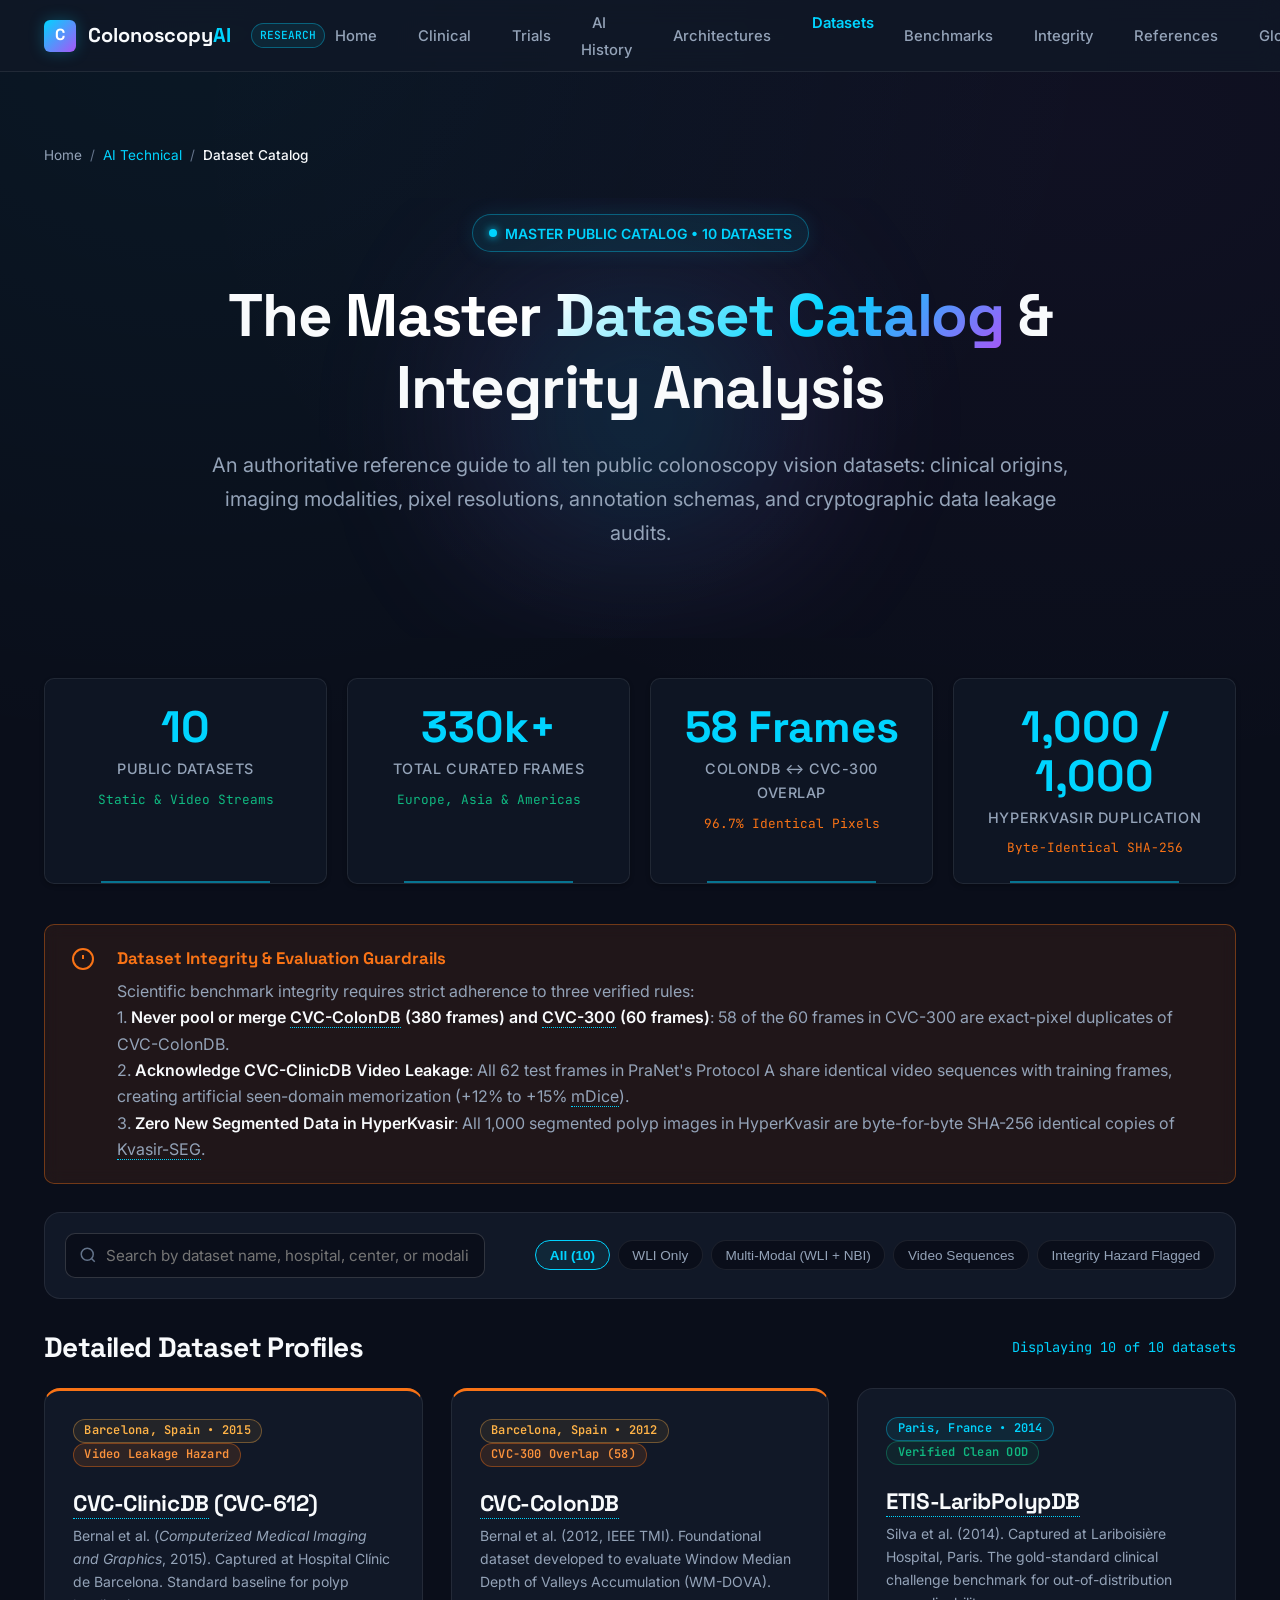
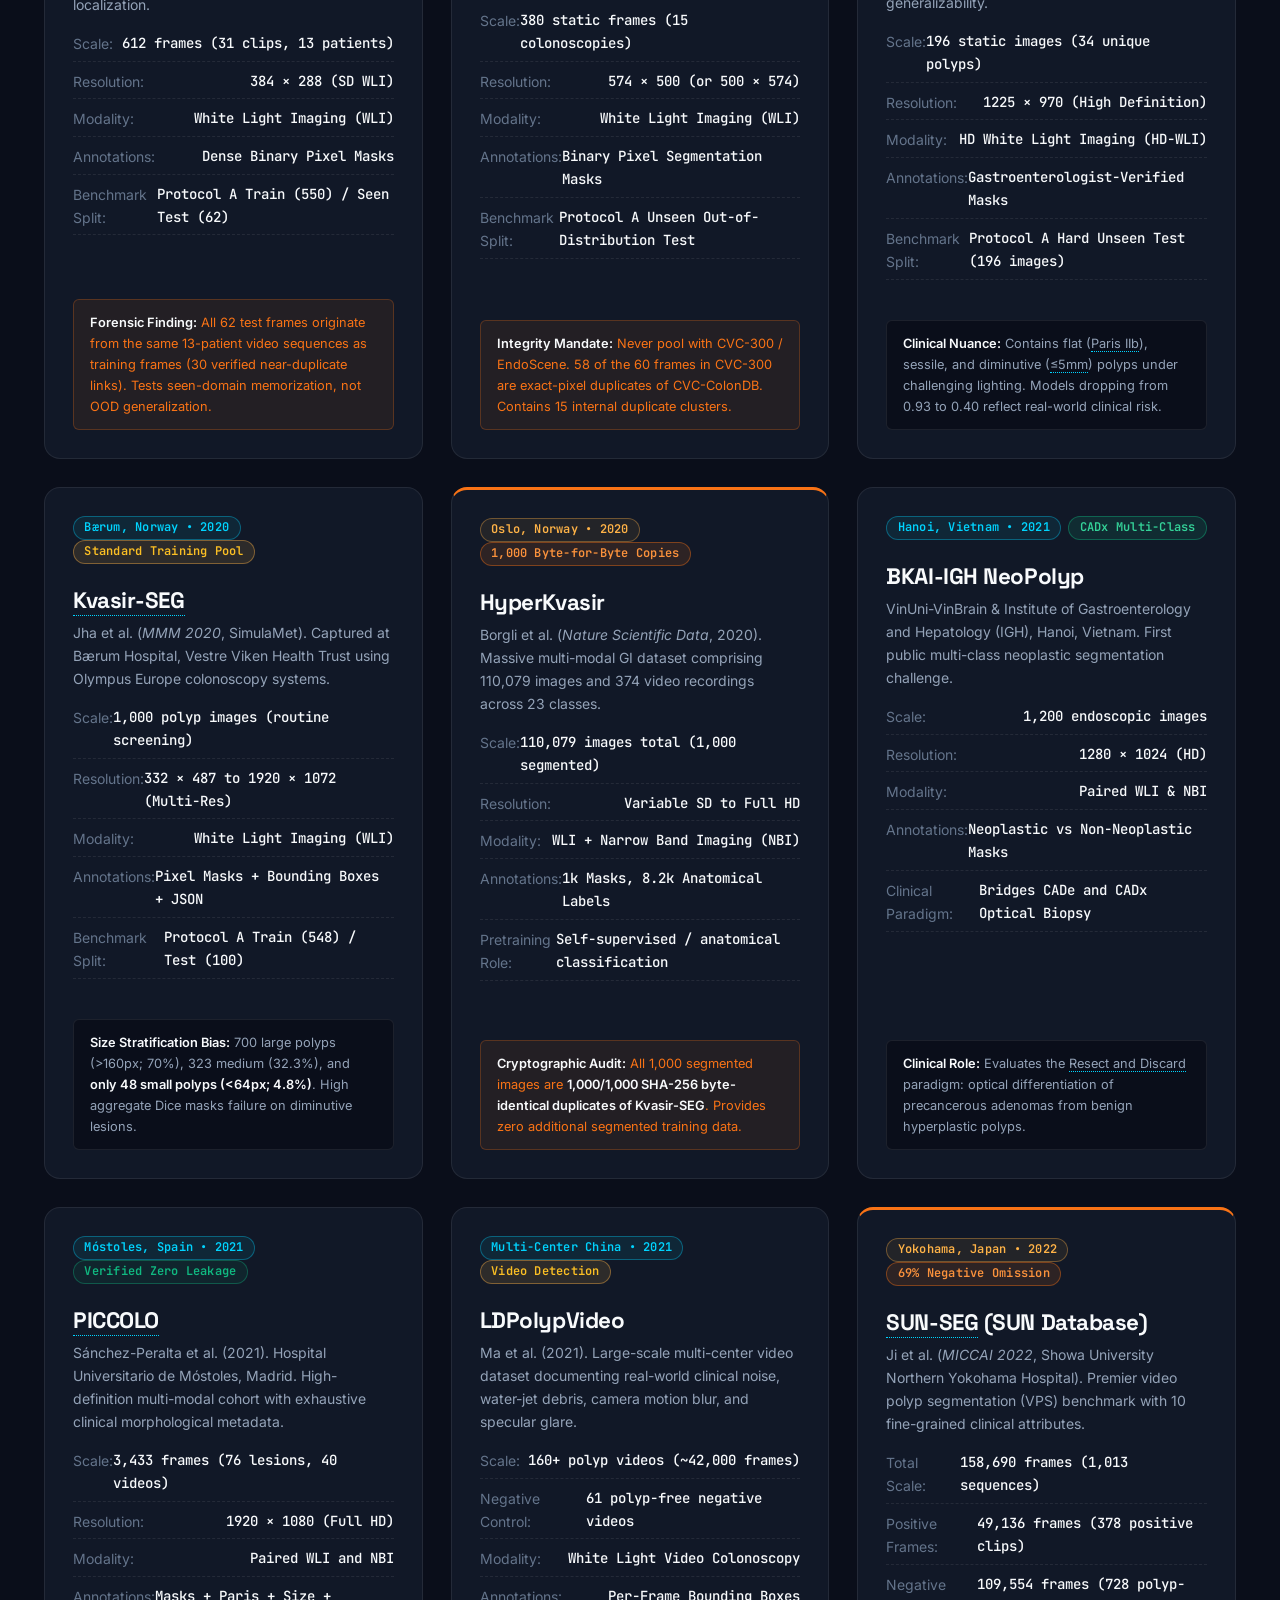
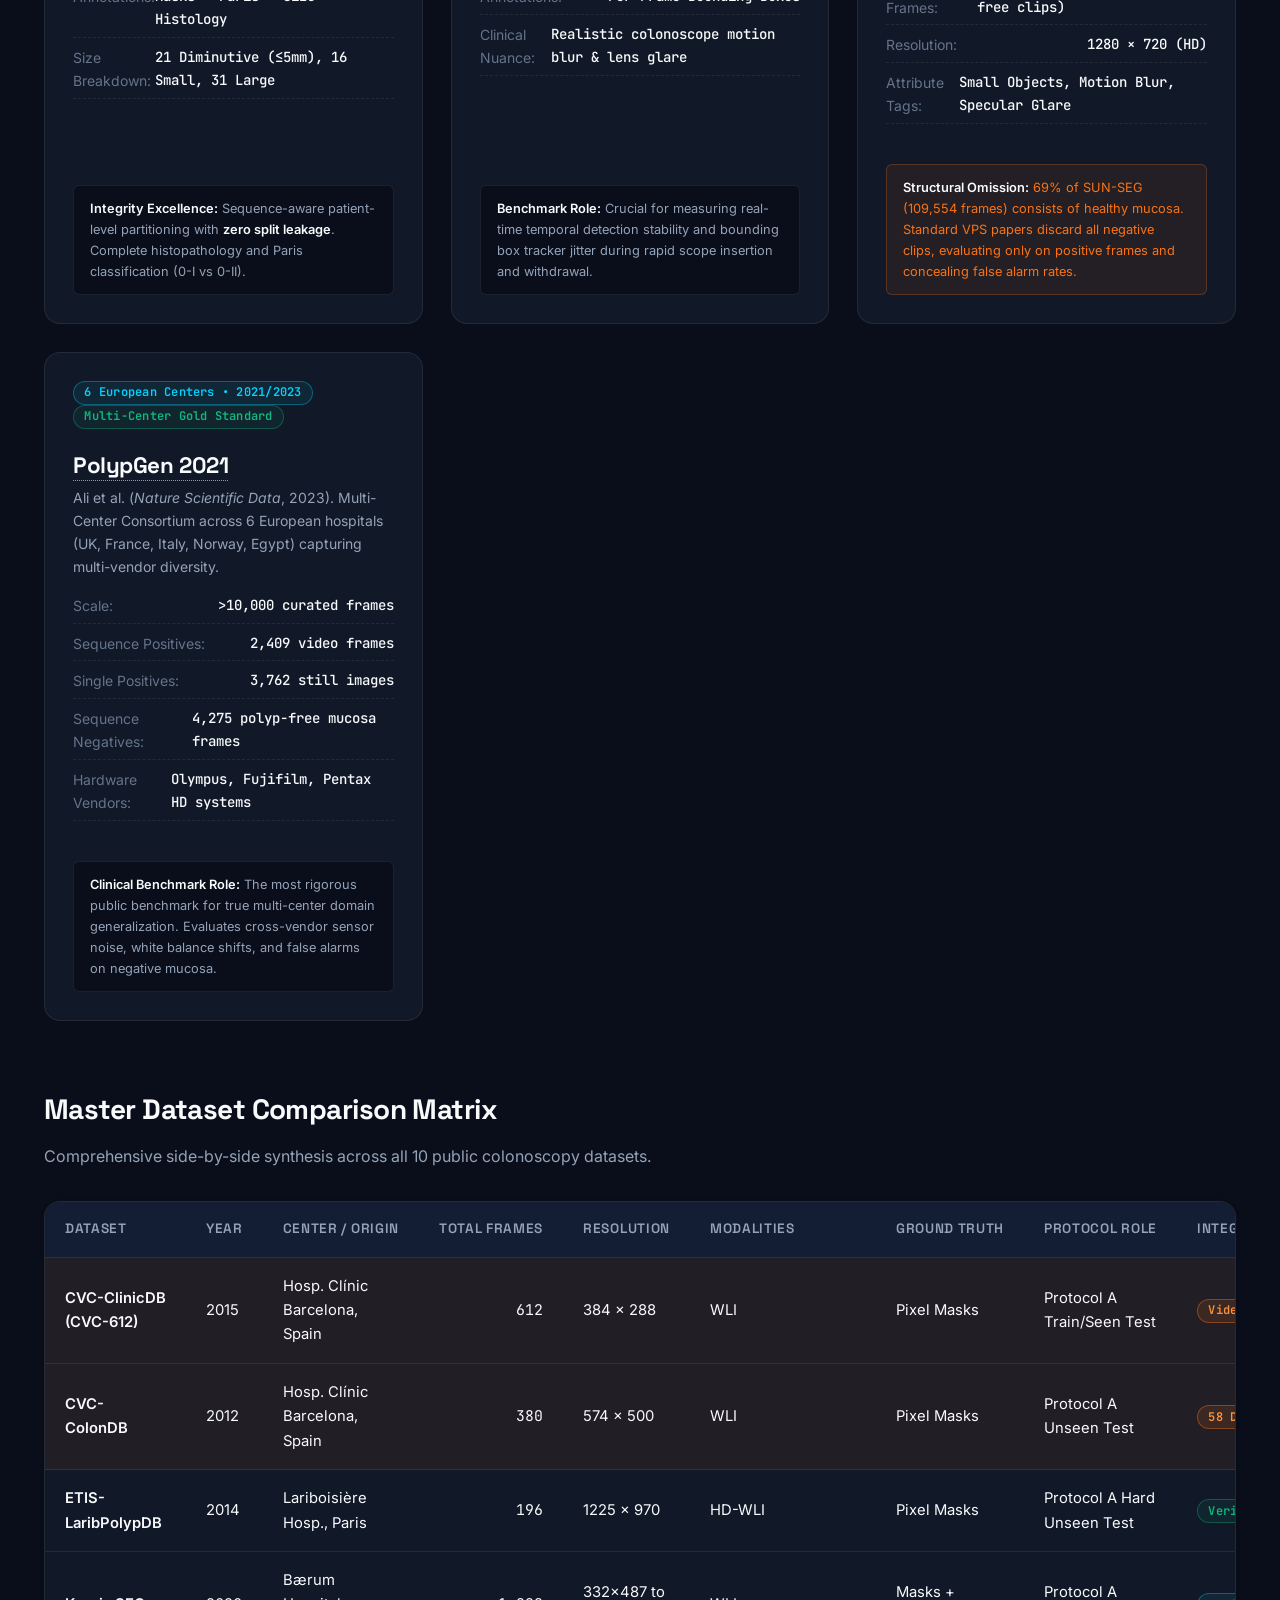
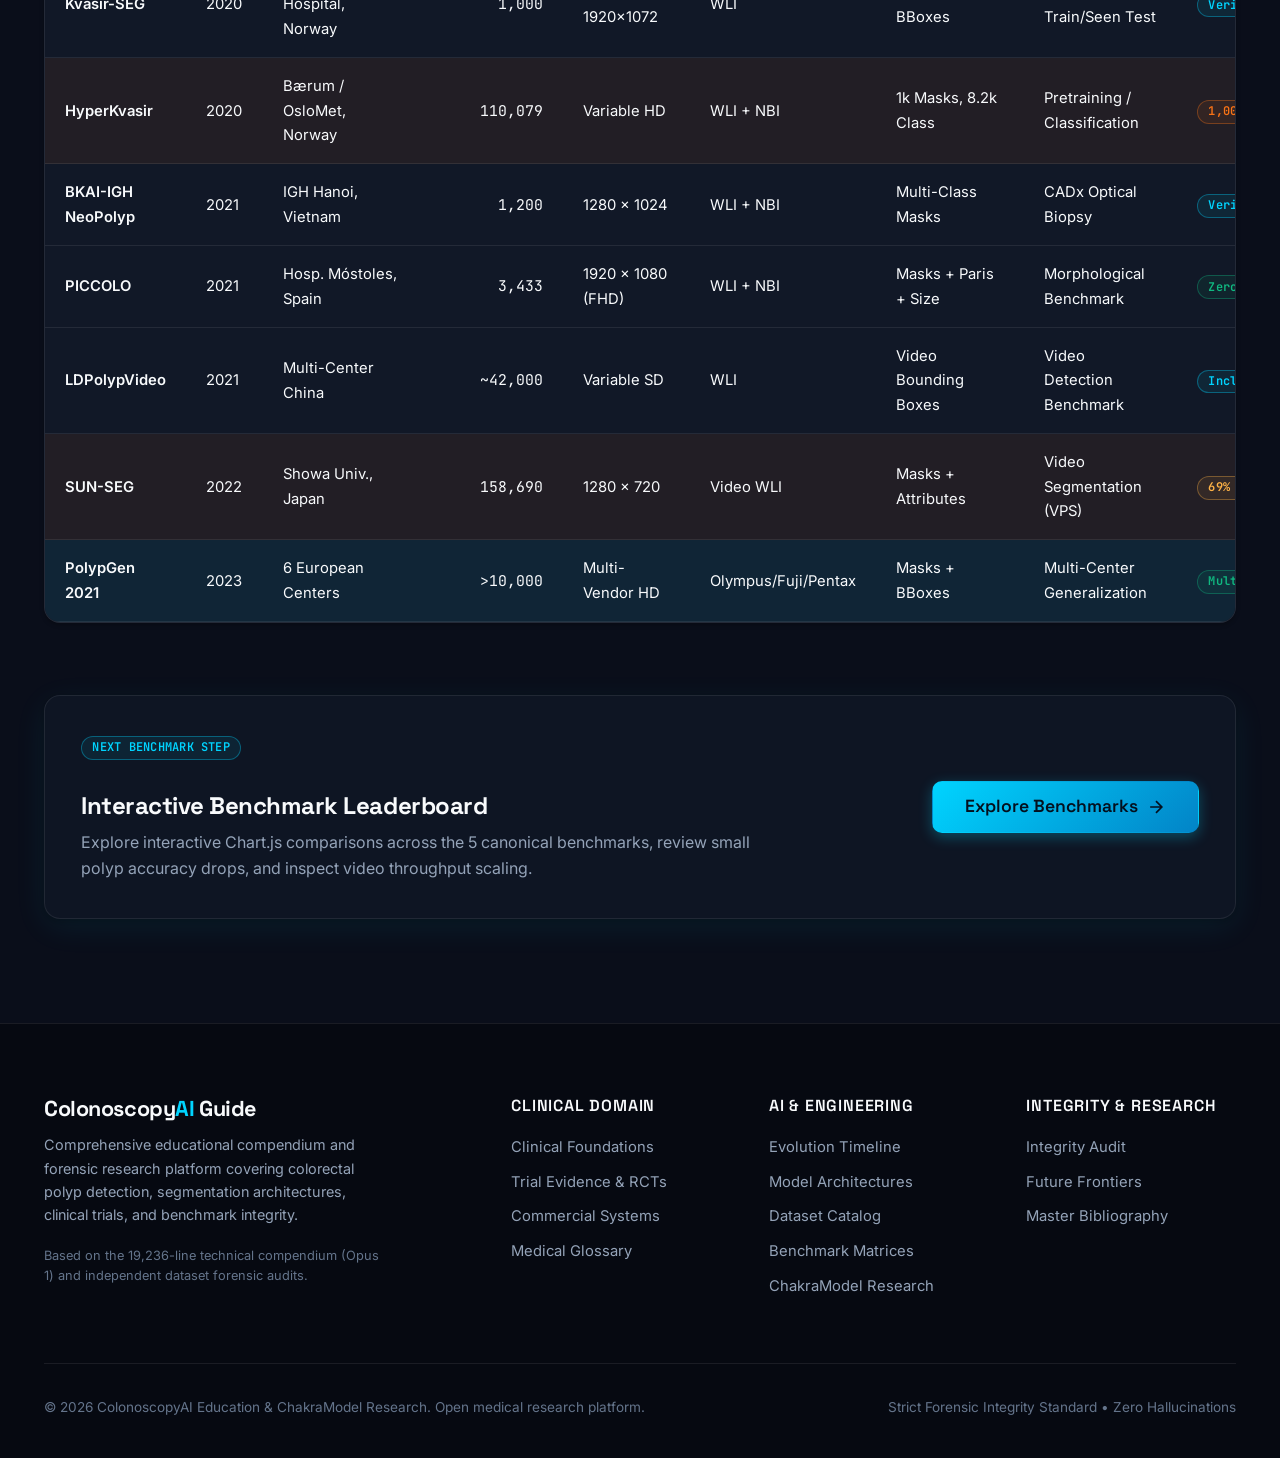
<file: pages/05-datasets.html>
<!DOCTYPE html>
<html lang="en" data-theme="dark">
<head>
  <meta charset="UTF-8">
  <meta name="viewport" content="width=device-width, initial-scale=1.0">
  <meta name="description" content="Comprehensive technical catalog of all 10 public colonoscopy datasets: CVC-ClinicDB, CVC-ColonDB, ETIS-Larib, Kvasir-SEG, HyperKvasir, BKAI-IGH NeoPolyp, PICCOLO, LDPolypVideo, SUN-SEG, and PolypGen 2021. Complete metadata, resolutions, and cryptographic integrity audits.">
  <meta name="keywords" content="Colonoscopy Datasets, CVC-ClinicDB, Kvasir-SEG, ETIS-Larib, HyperKvasir, PICCOLO, SUN-SEG, PolypGen, Medical Image Datasets, Data Leakage Audit">
  <title>Comprehensive Benchmark Dataset Catalog | ColonoscopyAI Guide</title>
  <link rel="stylesheet" href="../assets/css/main.css">
  <link rel="preconnect" href="https://fonts.googleapis.com">
  <link rel="preconnect" href="https://fonts.gstatic.com" crossorigin>
</head>
<body>
  <!-- Top Horizontal Scroll Progress Indicator -->
  <div id="scroll-progress" aria-hidden="true"></div>

  <!-- Sticky Navigation Header -->
  <header class="site-header">
    <div class="container nav-container">
      <a href="../index.html" class="brand-logo">
        <div class="brand-icon">C</div>
        <span>Colonoscopy<span style="color: var(--color-teal);">AI</span></span>
        <span class="brand-badge">RESEARCH</span>
      </a>
      <nav aria-label="Main Navigation">
        <ul class="nav-menu">
          <li><a href="../index.html" class="nav-link">Home</a></li>
          <li><a href="01-what-is-colonoscopy.html" class="nav-link">Clinical</a></li>
          <li><a href="06b-clinical-evidence.html" class="nav-link">Trials</a></li>
          <li><a href="03-ai-history.html" class="nav-link">AI History</a></li>
          <li><a href="04-architectures.html" class="nav-link">Architectures</a></li>
          <li><a href="05-datasets.html" class="nav-link active">Datasets</a></li>
          <li><a href="06-benchmarks.html" class="nav-link">Benchmarks</a></li>
          <li><a href="08-benchmark-integrity.html" class="nav-link">Integrity</a></li>
          <li><a href="11-references.html" class="nav-link">References</a></li>
          <li><a href="12-glossary.html" class="nav-link">Glossary</a></li>
        </ul>
      </nav>
      <div class="nav-actions">
        <button class="theme-toggle-btn" aria-label="Toggle dark/light theme" type="button"></button>
        <button class="hamburger-btn" aria-label="Open mobile navigation menu" aria-expanded="false" type="button">
          <svg width="22" height="22" viewBox="0 0 24 24" fill="none" stroke="currentColor" stroke-width="2" stroke-linecap="round" stroke-linejoin="round"><line x1="3" y1="12" x2="21" y2="12"></line><line x1="3" y1="6" x2="21" y2="6"></line><line x1="3" y1="18" x2="21" y2="18"></line></svg>
        </button>
      </div>
    </div>
  </header>

  <!-- Mobile Navigation Drawer -->
  <div class="mobile-nav-drawer" aria-label="Mobile Navigation Drawer">
    <a href="../index.html" class="nav-link">Home</a>
    <a href="01-what-is-colonoscopy.html" class="nav-link">01 Clinical Foundations</a>
    <a href="06b-clinical-evidence.html" class="nav-link">06b Clinical Trials &amp; Evidence</a>
    <a href="03-ai-history.html" class="nav-link">03 AI History &amp; Evolution</a>
    <a href="04-architectures.html" class="nav-link">04 Model Architectures</a>
    <a href="05-datasets.html" class="nav-link active">05 Benchmark Datasets</a>
    <a href="06-benchmarks.html" class="nav-link">06 SOTA Benchmarks</a>
    <a href="08-benchmark-integrity.html" class="nav-link">08 Forensic Integrity Audit</a>
    <a href="07-clinical-systems.html" class="nav-link">07 Commercial CADe/CADx</a>
    <a href="09-chakramodel.html" class="nav-link">09 ChakraModel Research</a>
    <a href="10-future.html" class="nav-link">10 Future Frontiers</a>
    <a href="11-references.html" class="nav-link">11 Master References</a>
    <a href="12-glossary.html" class="nav-link">12 Medical-AI Glossary</a>
  </div>

  <main class="container section">
    <!-- Breadcrumb Navigation -->
    <nav aria-label="Breadcrumb" style="margin-bottom: 2rem;">
      <ol style="display: flex; gap: 0.5rem; list-style: none; font-size: 0.85rem; color: var(--text-muted); padding: 0;">
        <li><a href="../index.html" style="color: var(--text-secondary); text-decoration: none;">Home</a></li>
        <li>/</li>
        <li><a href="05-datasets.html" style="color: var(--color-teal); text-decoration: none;">AI Technical</a></li>
        <li>/</li>
        <li style="color: var(--text-primary); font-weight: 500;">Dataset Catalog</li>
      </ol>
    </nav>

    <!-- Hero Header -->
    <header class="hero" style="padding-top: 1rem; padding-bottom: 3rem;">
      <div class="hero-glow"></div>
      <div class="hero-content">
        <div class="hero-badge">
          <span class="dot"></span>
          <span>MASTER PUBLIC CATALOG &bull; 10 DATASETS</span>
        </div>
        <h1 class="hero-title">
          The <span class="gradient-text">Master Dataset Catalog</span> &amp; Integrity Analysis
        </h1>
        <p class="hero-subtitle">
          An authoritative reference guide to all ten public colonoscopy vision datasets: clinical origins, imaging modalities, pixel resolutions, annotation schemas, and cryptographic data leakage audits.
        </p>
      </div>
    </header>

    <!-- Stat Grid -->
    <div class="stat-grid">
      <div class="stat-card">
        <div class="stat-value">10</div>
        <div class="stat-label">Public Datasets</div>
        <div class="stat-delta">Static &amp; Video Streams</div>
      </div>
      <div class="stat-card">
        <div class="stat-value">330k+</div>
        <div class="stat-label">Total Curated Frames</div>
        <div class="stat-delta">Europe, Asia &amp; Americas</div>
      </div>
      <div class="stat-card">
        <div class="stat-value">58 Frames</div>
        <div class="stat-label">ColonDB &harr; CVC-300 Overlap</div>
        <div class="stat-delta negative">96.7% Identical Pixels</div>
      </div>
      <div class="stat-card">
        <div class="stat-value">1,000 / 1,000</div>
        <div class="stat-label">HyperKvasir Duplication</div>
        <div class="stat-delta negative">Byte-Identical SHA-256</div>
      </div>
    </div>

    <!-- Forensic Integrity Warning Box -->
    <div class="alert alert-integrity">
      <div class="alert-icon">
        <svg width="24" height="24" viewBox="0 0 24 24" fill="none" stroke="currentColor" stroke-width="2"><circle cx="12" cy="12" r="10"/><line x1="12" y1="8" x2="12" y2="12"/><line x1="12" y1="16" x2="12.01" y2="16"/></svg>
      </div>
      <div class="alert-content">
        <div class="alert-title">Dataset Integrity &amp; Evaluation Guardrails</div>
        <p>
          Scientific benchmark integrity requires strict adherence to three verified rules:
          <br>1. <strong>Never pool or merge <span class="glossary-term" data-term="cvc-colondb">CVC-ColonDB</span> (380 frames) and <span class="glossary-term" data-term="cvc-300">CVC-300</span> (60 frames)</strong>: 58 of the 60 frames in CVC-300 are exact-pixel duplicates of CVC-ColonDB.
          <br>2. <strong>Acknowledge CVC-ClinicDB Video Leakage</strong>: All 62 test frames in PraNet's Protocol A share identical video sequences with training frames, creating artificial seen-domain memorization (+12% to +15% <span class="glossary-term" data-term="dice">mDice</span>).
          <br>3. <strong>Zero New Segmented Data in HyperKvasir</strong>: All 1,000 segmented polyp images in HyperKvasir are byte-for-byte SHA-256 identical copies of <span class="glossary-term" data-term="kvasir-seg">Kvasir-SEG</span>.
        </p>
      </div>
    </div>

    <!-- Search & Filter Toolbar -->
    <div class="search-filter-toolbar">
      <div class="search-box">
        <svg class="search-icon" width="18" height="18" viewBox="0 0 24 24" fill="none" stroke="currentColor" stroke-width="2"><circle cx="11" cy="11" r="8"/><line x1="21" y1="21" x2="16.65" y2="16.65"/></svg>
        <input type="text" id="dataset-search" class="search-input" placeholder="Search by dataset name, hospital, center, or modality..." aria-label="Search datasets">
      </div>
      <div class="filter-group" id="modality-filter-group">
        <button class="filter-pill active" data-filter="all" type="button">All (10)</button>
        <button class="filter-pill" data-filter="wli" type="button">WLI Only</button>
        <button class="filter-pill" data-filter="nbi" type="button">Multi-Modal (WLI + NBI)</button>
        <button class="filter-pill" data-filter="video" type="button">Video Sequences</button>
        <button class="filter-pill" data-filter="integrity" type="button">Integrity Hazard Flagged</button>
      </div>
    </div>

    <!-- Dataset Cards Grid Section -->
    <section aria-label="Dataset Profiles">
      <div class="flex-between flex-wrap gap-sm" style="margin-bottom: 1.5rem;">
        <h2 style="font-size: 1.75rem; margin: 0;">Detailed Dataset Profiles</h2>
        <span id="dataset-counter" style="font-family: var(--font-mono); font-size: 0.85rem; color: var(--color-teal);">Displaying 10 of 10 datasets</span>
      </div>

      <div class="dataset-grid" id="dataset-cards-container">

        <!-- DATASET 1: CVC-ClinicDB -->
        <article class="dataset-card has-integrity-issue" data-modalities="wli" data-has-leakage="true" data-type="video-frames">
          <div>
            <div class="flex-between flex-wrap gap-xs" style="margin-bottom: 0.5rem;">
              <span class="badge badge-amber">Barcelona, Spain &bull; 2015</span>
              <span class="badge badge-integrity">Video Leakage Hazard</span>
            </div>
            <h3 style="font-size: 1.4rem; margin-bottom: 0.35rem;"><span class="glossary-term" data-term="cvc-clinicdb">CVC-ClinicDB</span> (CVC-612)</h3>
            <p style="font-size: 0.875rem; color: var(--text-secondary); margin-bottom: 1rem;">
              Bernal et al. (<em>Computerized Medical Imaging and Graphics</em>, 2015). Captured at Hospital Cl&iacute;nic de Barcelona. Standard baseline for polyp localization.
            </p>
            <ul class="dataset-meta-list">
              <li class="dataset-meta-item"><span class="dataset-meta-label">Scale:</span><span class="dataset-meta-val">612 frames (31 clips, 13 patients)</span></li>
              <li class="dataset-meta-item"><span class="dataset-meta-label">Resolution:</span><span class="dataset-meta-val">384 &times; 288 (SD WLI)</span></li>
              <li class="dataset-meta-item"><span class="dataset-meta-label">Modality:</span><span class="dataset-meta-val">White Light Imaging (WLI)</span></li>
              <li class="dataset-meta-item"><span class="dataset-meta-label">Annotations:</span><span class="dataset-meta-val">Dense Binary Pixel Masks</span></li>
              <li class="dataset-meta-item"><span class="dataset-meta-label">Benchmark Split:</span><span class="dataset-meta-val">Protocol A Train (550) / Seen Test (62)</span></li>
            </ul>
          </div>
          <div style="background: rgba(249, 115, 22, 0.08); border: 1px solid rgba(249, 115, 22, 0.25); padding: 0.75rem 1rem; border-radius: var(--radius-sm); font-size: 0.8rem; color: var(--color-coral); margin-top: 1rem;">
            <strong>Forensic Finding:</strong> All 62 test frames originate from the same 13-patient video sequences as training frames (30 verified near-duplicate links). Tests seen-domain memorization, not OOD generalization.
          </div>
        </article>

        <!-- DATASET 2: CVC-ColonDB -->
        <article class="dataset-card has-integrity-issue" data-modalities="wli" data-has-leakage="true" data-type="video-frames">
          <div>
            <div class="flex-between flex-wrap gap-xs" style="margin-bottom: 0.5rem;">
              <span class="badge badge-amber">Barcelona, Spain &bull; 2012</span>
              <span class="badge badge-integrity">CVC-300 Overlap (58)</span>
            </div>
            <h3 style="font-size: 1.4rem; margin-bottom: 0.35rem;"><span class="glossary-term" data-term="cvc-colondb">CVC-ColonDB</span></h3>
            <p style="font-size: 0.875rem; color: var(--text-secondary); margin-bottom: 1rem;">
              Bernal et al. (2012, IEEE TMI). Foundational dataset developed to evaluate Window Median Depth of Valleys Accumulation (WM-DOVA).
            </p>
            <ul class="dataset-meta-list">
              <li class="dataset-meta-item"><span class="dataset-meta-label">Scale:</span><span class="dataset-meta-val">380 static frames (15 colonoscopies)</span></li>
              <li class="dataset-meta-item"><span class="dataset-meta-label">Resolution:</span><span class="dataset-meta-val">574 &times; 500 (or 500 &times; 574)</span></li>
              <li class="dataset-meta-item"><span class="dataset-meta-label">Modality:</span><span class="dataset-meta-val">White Light Imaging (WLI)</span></li>
              <li class="dataset-meta-item"><span class="dataset-meta-label">Annotations:</span><span class="dataset-meta-val">Binary Pixel Segmentation Masks</span></li>
              <li class="dataset-meta-item"><span class="dataset-meta-label">Benchmark Split:</span><span class="dataset-meta-val">Protocol A Unseen Out-of-Distribution Test</span></li>
            </ul>
          </div>
          <div style="background: rgba(249, 115, 22, 0.08); border: 1px solid rgba(249, 115, 22, 0.25); padding: 0.75rem 1rem; border-radius: var(--radius-sm); font-size: 0.8rem; color: var(--color-coral); margin-top: 1rem;">
            <strong>Integrity Mandate:</strong> Never pool with CVC-300 / EndoScene. 58 of the 60 frames in CVC-300 are exact-pixel duplicates of CVC-ColonDB. Contains 15 internal duplicate clusters.
          </div>
        </article>

        <!-- DATASET 3: ETIS-LaribPolypDB -->
        <article class="dataset-card" data-modalities="wli" data-has-leakage="false" data-type="video-frames">
          <div>
            <div class="flex-between flex-wrap gap-xs" style="margin-bottom: 0.5rem;">
              <span class="badge badge-teal">Paris, France &bull; 2014</span>
              <span class="badge badge-emerald">Verified Clean OOD</span>
            </div>
            <h3 style="font-size: 1.4rem; margin-bottom: 0.35rem;"><span class="glossary-term" data-term="etis-larib">ETIS-LaribPolypDB</span></h3>
            <p style="font-size: 0.875rem; color: var(--text-secondary); margin-bottom: 1rem;">
              Silva et al. (2014). Captured at Lariboisi&egrave;re Hospital, Paris. The gold-standard clinical challenge benchmark for out-of-distribution generalizability.
            </p>
            <ul class="dataset-meta-list">
              <li class="dataset-meta-item"><span class="dataset-meta-label">Scale:</span><span class="dataset-meta-val">196 static images (34 unique polyps)</span></li>
              <li class="dataset-meta-item"><span class="dataset-meta-label">Resolution:</span><span class="dataset-meta-val">1225 &times; 970 (High Definition)</span></li>
              <li class="dataset-meta-item"><span class="dataset-meta-label">Modality:</span><span class="dataset-meta-val">HD White Light Imaging (HD-WLI)</span></li>
              <li class="dataset-meta-item"><span class="dataset-meta-label">Annotations:</span><span class="dataset-meta-val">Gastroenterologist-Verified Masks</span></li>
              <li class="dataset-meta-item"><span class="dataset-meta-label">Benchmark Split:</span><span class="dataset-meta-val">Protocol A Hard Unseen Test (196 images)</span></li>
            </ul>
          </div>
          <div style="background: var(--bg-primary); border: 1px solid var(--border-subtle); padding: 0.75rem 1rem; border-radius: var(--radius-sm); font-size: 0.8rem; color: var(--text-secondary); margin-top: 1rem;">
            <strong>Clinical Nuance:</strong> Contains flat (<span class="glossary-term" data-term="paris-classification">Paris IIb</span>), sessile, and diminutive (<span class="glossary-term" data-term="diminutive-polyp">&le;5mm</span>) polyps under challenging lighting. Models dropping from 0.93 to 0.40 reflect real-world clinical risk.
          </div>
        </article>

        <!-- DATASET 4: Kvasir-SEG -->
        <article class="dataset-card" data-modalities="wli" data-has-leakage="false" data-type="static-images">
          <div>
            <div class="flex-between flex-wrap gap-xs" style="margin-bottom: 0.5rem;">
              <span class="badge badge-teal">B&aelig;rum, Norway &bull; 2020</span>
              <span class="badge badge-dataset">Standard Training Pool</span>
            </div>
            <h3 style="font-size: 1.4rem; margin-bottom: 0.35rem;"><span class="glossary-term" data-term="kvasir-seg">Kvasir-SEG</span></h3>
            <p style="font-size: 0.875rem; color: var(--text-secondary); margin-bottom: 1rem;">
              Jha et al. (<em>MMM 2020</em>, SimulaMet). Captured at B&aelig;rum Hospital, Vestre Viken Health Trust using Olympus Europe colonoscopy systems.
            </p>
            <ul class="dataset-meta-list">
              <li class="dataset-meta-item"><span class="dataset-meta-label">Scale:</span><span class="dataset-meta-val">1,000 polyp images (routine screening)</span></li>
              <li class="dataset-meta-item"><span class="dataset-meta-label">Resolution:</span><span class="dataset-meta-val">332 &times; 487 to 1920 &times; 1072 (Multi-Res)</span></li>
              <li class="dataset-meta-item"><span class="dataset-meta-label">Modality:</span><span class="dataset-meta-val">White Light Imaging (WLI)</span></li>
              <li class="dataset-meta-item"><span class="dataset-meta-label">Annotations:</span><span class="dataset-meta-val">Pixel Masks + Bounding Boxes + JSON</span></li>
              <li class="dataset-meta-item"><span class="dataset-meta-label">Benchmark Split:</span><span class="dataset-meta-val">Protocol A Train (548) / Test (100)</span></li>
            </ul>
          </div>
          <div style="background: var(--bg-primary); border: 1px solid var(--border-subtle); padding: 0.75rem 1rem; border-radius: var(--radius-sm); font-size: 0.8rem; color: var(--text-secondary); margin-top: 1rem;">
            <strong>Size Stratification Bias:</strong> 700 large polyps (&gt;160px; 70%), 323 medium (32.3%), and <strong>only 48 small polyps (&lt;64px; 4.8%)</strong>. High aggregate Dice masks failure on diminutive lesions.
          </div>
        </article>

        <!-- DATASET 5: HyperKvasir -->
        <article class="dataset-card has-integrity-issue" data-modalities="wli nbi" data-has-leakage="true" data-type="multi-class">
          <div>
            <div class="flex-between flex-wrap gap-xs" style="margin-bottom: 0.5rem;">
              <span class="badge badge-amber">Oslo, Norway &bull; 2020</span>
              <span class="badge badge-integrity">1,000 Byte-for-Byte Copies</span>
            </div>
            <h3 style="font-size: 1.4rem; margin-bottom: 0.35rem;">HyperKvasir</h3>
            <p style="font-size: 0.875rem; color: var(--text-secondary); margin-bottom: 1rem;">
              Borgli et al. (<em>Nature Scientific Data</em>, 2020). Massive multi-modal GI dataset comprising 110,079 images and 374 video recordings across 23 classes.
            </p>
            <ul class="dataset-meta-list">
              <li class="dataset-meta-item"><span class="dataset-meta-label">Scale:</span><span class="dataset-meta-val">110,079 images total (1,000 segmented)</span></li>
              <li class="dataset-meta-item"><span class="dataset-meta-label">Resolution:</span><span class="dataset-meta-val">Variable SD to Full HD</span></li>
              <li class="dataset-meta-item"><span class="dataset-meta-label">Modality:</span><span class="dataset-meta-val">WLI + Narrow Band Imaging (NBI)</span></li>
              <li class="dataset-meta-item"><span class="dataset-meta-label">Annotations:</span><span class="dataset-meta-val">1k Masks, 8.2k Anatomical Labels</span></li>
              <li class="dataset-meta-item"><span class="dataset-meta-label">Pretraining Role:</span><span class="dataset-meta-val">Self-supervised / anatomical classification</span></li>
            </ul>
          </div>
          <div style="background: rgba(249, 115, 22, 0.08); border: 1px solid rgba(249, 115, 22, 0.25); padding: 0.75rem 1rem; border-radius: var(--radius-sm); font-size: 0.8rem; color: var(--color-coral); margin-top: 1rem;">
            <strong>Cryptographic Audit:</strong> All 1,000 segmented images are <strong>1,000/1,000 SHA-256 byte-identical duplicates of Kvasir-SEG</strong>. Provides zero additional segmented training data.
          </div>
        </article>

        <!-- DATASET 6: BKAI-IGH NeoPolyp -->
        <article class="dataset-card" data-modalities="wli nbi" data-has-leakage="false" data-type="multi-class">
          <div>
            <div class="flex-between flex-wrap gap-xs" style="margin-bottom: 0.5rem;">
              <span class="badge badge-teal">Hanoi, Vietnam &bull; 2021</span>
              <span class="badge badge-clinical">CADx Multi-Class</span>
            </div>
            <h3 style="font-size: 1.4rem; margin-bottom: 0.35rem;">BKAI-IGH NeoPolyp</h3>
            <p style="font-size: 0.875rem; color: var(--text-secondary); margin-bottom: 1rem;">
              VinUni-VinBrain &amp; Institute of Gastroenterology and Hepatology (IGH), Hanoi, Vietnam. First public multi-class neoplastic segmentation challenge.
            </p>
            <ul class="dataset-meta-list">
              <li class="dataset-meta-item"><span class="dataset-meta-label">Scale:</span><span class="dataset-meta-val">1,200 endoscopic images</span></li>
              <li class="dataset-meta-item"><span class="dataset-meta-label">Resolution:</span><span class="dataset-meta-val">1280 &times; 1024 (HD)</span></li>
              <li class="dataset-meta-item"><span class="dataset-meta-label">Modality:</span><span class="dataset-meta-val">Paired WLI &amp; NBI</span></li>
              <li class="dataset-meta-item"><span class="dataset-meta-label">Annotations:</span><span class="dataset-meta-val">Neoplastic vs Non-Neoplastic Masks</span></li>
              <li class="dataset-meta-item"><span class="dataset-meta-label">Clinical Paradigm:</span><span class="dataset-meta-val">Bridges CADe and CADx Optical Biopsy</span></li>
            </ul>
          </div>
          <div style="background: var(--bg-primary); border: 1px solid var(--border-subtle); padding: 0.75rem 1rem; border-radius: var(--radius-sm); font-size: 0.8rem; color: var(--text-secondary); margin-top: 1rem;">
            <strong>Clinical Role:</strong> Evaluates the <span class="glossary-term" data-term="resect-and-discard">Resect and Discard</span> paradigm: optical differentiation of precancerous adenomas from benign hyperplastic polyps.
          </div>
        </article>

        <!-- DATASET 7: PICCOLO -->
        <article class="dataset-card" data-modalities="wli nbi" data-has-leakage="false" data-type="video-frames">
          <div>
            <div class="flex-between flex-wrap gap-xs" style="margin-bottom: 0.5rem;">
              <span class="badge badge-teal">M&oacute;stoles, Spain &bull; 2021</span>
              <span class="badge badge-emerald">Verified Zero Leakage</span>
            </div>
            <h3 style="font-size: 1.4rem; margin-bottom: 0.35rem;"><span class="glossary-term" data-term="piccolo">PICCOLO</span></h3>
            <p style="font-size: 0.875rem; color: var(--text-secondary); margin-bottom: 1rem;">
              S&aacute;nchez-Peralta et al. (2021). Hospital Universitario de M&oacute;stoles, Madrid. High-definition multi-modal cohort with exhaustive clinical morphological metadata.
            </p>
            <ul class="dataset-meta-list">
              <li class="dataset-meta-item"><span class="dataset-meta-label">Scale:</span><span class="dataset-meta-val">3,433 frames (76 lesions, 40 videos)</span></li>
              <li class="dataset-meta-item"><span class="dataset-meta-label">Resolution:</span><span class="dataset-meta-val">1920 &times; 1080 (Full HD)</span></li>
              <li class="dataset-meta-item"><span class="dataset-meta-label">Modality:</span><span class="dataset-meta-val">Paired WLI and NBI</span></li>
              <li class="dataset-meta-item"><span class="dataset-meta-label">Annotations:</span><span class="dataset-meta-val">Masks + Paris + Size + Histology</span></li>
              <li class="dataset-meta-item"><span class="dataset-meta-label">Size Breakdown:</span><span class="dataset-meta-val">21 Diminutive (&le;5mm), 16 Small, 31 Large</span></li>
            </ul>
          </div>
          <div style="background: var(--bg-primary); border: 1px solid var(--border-subtle); padding: 0.75rem 1rem; border-radius: var(--radius-sm); font-size: 0.8rem; color: var(--text-secondary); margin-top: 1rem;">
            <strong>Integrity Excellence:</strong> Sequence-aware patient-level partitioning with <strong>zero split leakage</strong>. Complete histopathology and Paris classification (0-I vs 0-II).
          </div>
        </article>

        <!-- DATASET 8: LDPolypVideo -->
        <article class="dataset-card" data-modalities="wli" data-has-leakage="false" data-type="video-frames">
          <div>
            <div class="flex-between flex-wrap gap-xs" style="margin-bottom: 0.5rem;">
              <span class="badge badge-teal">Multi-Center China &bull; 2021</span>
              <span class="badge badge-dataset">Video Detection</span>
            </div>
            <h3 style="font-size: 1.4rem; margin-bottom: 0.35rem;">LDPolypVideo</h3>
            <p style="font-size: 0.875rem; color: var(--text-secondary); margin-bottom: 1rem;">
              Ma et al. (2021). Large-scale multi-center video dataset documenting real-world clinical noise, water-jet debris, camera motion blur, and specular glare.
            </p>
            <ul class="dataset-meta-list">
              <li class="dataset-meta-item"><span class="dataset-meta-label">Scale:</span><span class="dataset-meta-val">160+ polyp videos (~42,000 frames)</span></li>
              <li class="dataset-meta-item"><span class="dataset-meta-label">Negative Control:</span><span class="dataset-meta-val">61 polyp-free negative videos</span></li>
              <li class="dataset-meta-item"><span class="dataset-meta-label">Modality:</span><span class="dataset-meta-val">White Light Video Colonoscopy</span></li>
              <li class="dataset-meta-item"><span class="dataset-meta-label">Annotations:</span><span class="dataset-meta-val">Per-Frame Bounding Boxes</span></li>
              <li class="dataset-meta-item"><span class="dataset-meta-label">Clinical Nuance:</span><span class="dataset-meta-val">Realistic colonoscope motion blur &amp; lens glare</span></li>
            </ul>
          </div>
          <div style="background: var(--bg-primary); border: 1px solid var(--border-subtle); padding: 0.75rem 1rem; border-radius: var(--radius-sm); font-size: 0.8rem; color: var(--text-secondary); margin-top: 1rem;">
            <strong>Benchmark Role:</strong> Crucial for measuring real-time temporal detection stability and bounding box tracker jitter during rapid scope insertion and withdrawal.
          </div>
        </article>

        <!-- DATASET 9: SUN-SEG -->
        <article class="dataset-card has-integrity-issue" data-modalities="wli" data-has-leakage="true" data-type="video-frames">
          <div>
            <div class="flex-between flex-wrap gap-xs" style="margin-bottom: 0.5rem;">
              <span class="badge badge-amber">Yokohama, Japan &bull; 2022</span>
              <span class="badge badge-integrity">69% Negative Omission</span>
            </div>
            <h3 style="font-size: 1.4rem; margin-bottom: 0.35rem;"><span class="glossary-term" data-term="sun-seg">SUN-SEG</span> (SUN Database)</h3>
            <p style="font-size: 0.875rem; color: var(--text-secondary); margin-bottom: 1rem;">
              Ji et al. (<em>MICCAI 2022</em>, Showa University Northern Yokohama Hospital). Premier video polyp segmentation (VPS) benchmark with 10 fine-grained clinical attributes.
            </p>
            <ul class="dataset-meta-list">
              <li class="dataset-meta-item"><span class="dataset-meta-label">Total Scale:</span><span class="dataset-meta-val">158,690 frames (1,013 sequences)</span></li>
              <li class="dataset-meta-item"><span class="dataset-meta-label">Positive Frames:</span><span class="dataset-meta-val">49,136 frames (378 positive clips)</span></li>
              <li class="dataset-meta-item"><span class="dataset-meta-label">Negative Frames:</span><span class="dataset-meta-val">109,554 frames (728 polyp-free clips)</span></li>
              <li class="dataset-meta-item"><span class="dataset-meta-label">Resolution:</span><span class="dataset-meta-val">1280 &times; 720 (HD)</span></li>
              <li class="dataset-meta-item"><span class="dataset-meta-label">Attribute Tags:</span><span class="dataset-meta-val">Small Objects, Motion Blur, Specular Glare</span></li>
            </ul>
          </div>
          <div style="background: rgba(249, 115, 22, 0.08); border: 1px solid rgba(249, 115, 22, 0.25); padding: 0.75rem 1rem; border-radius: var(--radius-sm); font-size: 0.8rem; color: var(--color-coral); margin-top: 1rem;">
            <strong>Structural Omission:</strong> 69% of SUN-SEG (109,554 frames) consists of healthy mucosa. Standard VPS papers discard all negative clips, evaluating only on positive frames and concealing false alarm rates.
          </div>
        </article>

        <!-- DATASET 10: PolypGen 2021 -->
        <article class="dataset-card" data-modalities="wli" data-has-leakage="false" data-type="video-frames">
          <div>
            <div class="flex-between flex-wrap gap-xs" style="margin-bottom: 0.5rem;">
              <span class="badge badge-teal">6 European Centers &bull; 2021/2023</span>
              <span class="badge badge-emerald">Multi-Center Gold Standard</span>
            </div>
            <h3 style="font-size: 1.4rem; margin-bottom: 0.35rem;"><span class="glossary-term" data-term="polypgen">PolypGen 2021</span></h3>
            <p style="font-size: 0.875rem; color: var(--text-secondary); margin-bottom: 1rem;">
              Ali et al. (<em>Nature Scientific Data</em>, 2023). Multi-Center Consortium across 6 European hospitals (UK, France, Italy, Norway, Egypt) capturing multi-vendor diversity.
            </p>
            <ul class="dataset-meta-list">
              <li class="dataset-meta-item"><span class="dataset-meta-label">Scale:</span><span class="dataset-meta-val">&gt;10,000 curated frames</span></li>
              <li class="dataset-meta-item"><span class="dataset-meta-label">Sequence Positives:</span><span class="dataset-meta-val">2,409 video frames</span></li>
              <li class="dataset-meta-item"><span class="dataset-meta-label">Single Positives:</span><span class="dataset-meta-val">3,762 still images</span></li>
              <li class="dataset-meta-item"><span class="dataset-meta-label">Sequence Negatives:</span><span class="dataset-meta-val">4,275 polyp-free mucosa frames</span></li>
              <li class="dataset-meta-item"><span class="dataset-meta-label">Hardware Vendors:</span><span class="dataset-meta-val">Olympus, Fujifilm, Pentax HD systems</span></li>
            </ul>
          </div>
          <div style="background: var(--bg-primary); border: 1px solid var(--border-subtle); padding: 0.75rem 1rem; border-radius: var(--radius-sm); font-size: 0.8rem; color: var(--text-secondary); margin-top: 1rem;">
            <strong>Clinical Benchmark Role:</strong> The most rigorous public benchmark for true multi-center domain generalization. Evaluates cross-vendor sensor noise, white balance shifts, and false alarms on negative mucosa.
          </div>
        </article>

      </div>
    </section>

    <!-- Master Dataset Comparison Matrix Table -->
    <section style="margin: 4.5rem 0;" aria-label="Master Dataset Comparison Matrix">
      <h2 style="font-size: 1.75rem; margin-bottom: 1rem;">Master Dataset Comparison Matrix</h2>
      <p style="color: var(--text-secondary); margin-bottom: 1.5rem;">Comprehensive side-by-side synthesis across all 10 public colonoscopy datasets.</p>
      
      <div class="table-container">
        <table class="data-table">
          <thead>
            <tr>
              <th class="sticky-header">Dataset</th>
              <th class="sticky-header">Year</th>
              <th class="sticky-header">Center / Origin</th>
              <th class="sticky-header numeric">Total Frames</th>
              <th class="sticky-header">Resolution</th>
              <th class="sticky-header">Modalities</th>
              <th class="sticky-header">Ground Truth</th>
              <th class="sticky-header">Protocol Role</th>
              <th class="sticky-header">Integrity Status</th>
            </tr>
          </thead>
          <tbody>
            <tr class="warning-row">
              <td><strong>CVC-ClinicDB (CVC-612)</strong></td>
              <td>2015</td>
              <td>Hosp. Cl&iacute;nic Barcelona, Spain</td>
              <td class="numeric">612</td>
              <td>384 &times; 288</td>
              <td>WLI</td>
              <td>Pixel Masks</td>
              <td>Protocol A Train/Seen Test</td>
              <td><span class="badge badge-integrity">Video Leakage (+15% Dice)</span></td>
            </tr>
            <tr class="warning-row">
              <td><strong>CVC-ColonDB</strong></td>
              <td>2012</td>
              <td>Hosp. Cl&iacute;nic Barcelona, Spain</td>
              <td class="numeric">380</td>
              <td>574 &times; 500</td>
              <td>WLI</td>
              <td>Pixel Masks</td>
              <td>Protocol A Unseen Test</td>
              <td><span class="badge badge-integrity">58 Duplicates with CVC-300</span></td>
            </tr>
            <tr>
              <td><strong>ETIS-LaribPolypDB</strong></td>
              <td>2014</td>
              <td>Lariboisi&egrave;re Hosp., Paris</td>
              <td class="numeric">196</td>
              <td>1225 &times; 970</td>
              <td>HD-WLI</td>
              <td>Pixel Masks</td>
              <td>Protocol A Hard Unseen Test</td>
              <td><span class="badge badge-emerald">Verified Clean OOD</span></td>
            </tr>
            <tr>
              <td><strong>Kvasir-SEG</strong></td>
              <td>2020</td>
              <td>B&aelig;rum Hospital, Norway</td>
              <td class="numeric">1,000</td>
              <td>332&times;487 to 1920&times;1072</td>
              <td>WLI</td>
              <td>Masks + BBoxes</td>
              <td>Protocol A Train/Seen Test</td>
              <td><span class="badge badge-teal">Verified (4.8% Diminutive)</span></td>
            </tr>
            <tr class="warning-row">
              <td><strong>HyperKvasir</strong></td>
              <td>2020</td>
              <td>B&aelig;rum / OsloMet, Norway</td>
              <td class="numeric">110,079</td>
              <td>Variable HD</td>
              <td>WLI + NBI</td>
              <td>1k Masks, 8.2k Class</td>
              <td>Pretraining / Classification</td>
              <td><span class="badge badge-coral">1,000 Byte-Identical Kvasir Copies</span></td>
            </tr>
            <tr>
              <td><strong>BKAI-IGH NeoPolyp</strong></td>
              <td>2021</td>
              <td>IGH Hanoi, Vietnam</td>
              <td class="numeric">1,200</td>
              <td>1280 &times; 1024</td>
              <td>WLI + NBI</td>
              <td>Multi-Class Masks</td>
              <td>CADx Optical Biopsy</td>
              <td><span class="badge badge-teal">Verified Clean CADx</span></td>
            </tr>
            <tr>
              <td><strong>PICCOLO</strong></td>
              <td>2021</td>
              <td>Hosp. M&oacute;stoles, Spain</td>
              <td class="numeric">3,433</td>
              <td>1920 &times; 1080 (FHD)</td>
              <td>WLI + NBI</td>
              <td>Masks + Paris + Size</td>
              <td>Morphological Benchmark</td>
              <td><span class="badge badge-emerald">Zero Split Leakage</span></td>
            </tr>
            <tr>
              <td><strong>LDPolypVideo</strong></td>
              <td>2021</td>
              <td>Multi-Center China</td>
              <td class="numeric">~42,000</td>
              <td>Variable SD</td>
              <td>WLI</td>
              <td>Video Bounding Boxes</td>
              <td>Video Detection Benchmark</td>
              <td><span class="badge badge-teal">Includes 61 Negative Videos</span></td>
            </tr>
            <tr class="warning-row">
              <td><strong>SUN-SEG</strong></td>
              <td>2022</td>
              <td>Showa Univ., Japan</td>
              <td class="numeric">158,690</td>
              <td>1280 &times; 720</td>
              <td>Video WLI</td>
              <td>Masks + Attributes</td>
              <td>Video Segmentation (VPS)</td>
              <td><span class="badge badge-amber">69% Negative Frames Omitted</span></td>
            </tr>
            <tr class="highlight-row">
              <td><strong>PolypGen 2021</strong></td>
              <td>2023</td>
              <td>6 European Centers</td>
              <td class="numeric">&gt;10,000</td>
              <td>Multi-Vendor HD</td>
              <td>Olympus/Fuji/Pentax</td>
              <td>Masks + BBoxes</td>
              <td>Multi-Center Generalization</td>
              <td><span class="badge badge-emerald">Multi-Center Gold Standard</span></td>
            </tr>
          </tbody>
        </table>
      </div>
    </section>

    <!-- Navigation Next Page Callout -->
    <div class="card card-glass flex-between flex-wrap gap-md" style="margin: 4rem 0 2rem; padding: 2.25rem;">
      <div>
        <span class="badge badge-teal" style="margin-bottom: 0.5rem;">NEXT BENCHMARK STEP</span>
        <h3 style="font-size: 1.5rem; margin-bottom: 0.5rem;">Interactive Benchmark Leaderboard</h3>
        <p style="color: var(--text-secondary); max-width: 680px; margin-bottom: 0;">
          Explore interactive Chart.js comparisons across the 5 canonical benchmarks, review small polyp accuracy drops, and inspect video throughput scaling.
        </p>
      </div>
      <a href="06-benchmarks.html" class="btn btn-primary btn-lg">
        <span>Explore Benchmarks</span>
        <svg width="20" height="20" viewBox="0 0 24 24" fill="none" stroke="currentColor" stroke-width="2"><path d="M5 12h14M12 5l7 7-7 7"/></svg>
      </a>
    </div>

  </main>

  <!-- Site Footer -->
  <footer class="site-footer">
    <div class="container">
      <div class="footer-grid">
        <div class="footer-brand">
          <h4>Colonoscopy<span style="color: var(--color-teal);">AI</span> Guide</h4>
          <p>Comprehensive educational compendium and forensic research platform covering colorectal polyp detection, segmentation architectures, clinical trials, and benchmark integrity.</p>
          <p style="margin-top: 1rem; font-size: 0.8rem; color: var(--text-muted);">
            Based on the 19,236-line technical compendium (Opus 1) and independent dataset forensic audits.
          </p>
        </div>
        <div class="footer-col">
          <h5>Clinical Domain</h5>
          <ul class="footer-links">
            <li><a href="01-what-is-colonoscopy.html">Clinical Foundations</a></li>
            <li><a href="06b-clinical-evidence.html">Trial Evidence &amp; RCTs</a></li>
            <li><a href="07-clinical-systems.html">Commercial Systems</a></li>
            <li><a href="12-glossary.html">Medical Glossary</a></li>
          </ul>
        </div>
        <div class="footer-col">
          <h5>AI &amp; Engineering</h5>
          <ul class="footer-links">
            <li><a href="03-ai-history.html">Evolution Timeline</a></li>
            <li><a href="04-architectures.html">Model Architectures</a></li>
            <li><a href="05-datasets.html">Dataset Catalog</a></li>
            <li><a href="06-benchmarks.html">Benchmark Matrices</a></li>
            <li><a href="09-chakramodel.html">ChakraModel Research</a></li>
          </ul>
        </div>
        <div class="footer-col">
          <h5>Integrity &amp; Research</h5>
          <ul class="footer-links">
            <li><a href="08-benchmark-integrity.html">Integrity Audit</a></li>
            <li><a href="10-future.html">Future Frontiers</a></li>
            <li><a href="11-references.html">Master Bibliography</a></li>
          </ul>
        </div>
      </div>
      <div class="footer-bottom">
        <div>&copy; 2026 ColonoscopyAI Education &amp; ChakraModel Research. Open medical research platform.</div>
        <div>Strict Forensic Integrity Standard &bull; Zero Hallucinations</div>
      </div>
    </div>
  </footer>

  <!-- Scripts -->
  <script src="../assets/js/main.js"></script>
  <script>
    // Search & Filter Controller for 05-datasets.html
    document.addEventListener('DOMContentLoaded', () => {
      const searchInput = document.getElementById('dataset-search');
      const filterButtons = document.querySelectorAll('#modality-filter-group button');
      const cards = document.querySelectorAll('.dataset-card');
      const counter = document.getElementById('dataset-counter');

      let activeFilter = 'all';
      let searchQuery = '';

      function filterDatasets() {
        let visibleCount = 0;
        cards.forEach(card => {
          const text = card.textContent.toLowerCase();
          const modalities = card.getAttribute('data-modalities') || '';
          const hasLeakage = card.getAttribute('data-has-leakage') === 'true';
          const type = card.getAttribute('data-type') || '';

          const matchesSearch = !searchQuery || text.includes(searchQuery);
          let matchesFilter = true;

          if (activeFilter === 'wli') {
            matchesFilter = modalities.includes('wli') && !modalities.includes('nbi');
          } else if (activeFilter === 'nbi') {
            matchesFilter = modalities.includes('nbi');
          } else if (activeFilter === 'video') {
            matchesFilter = type.includes('video');
          } else if (activeFilter === 'integrity') {
            matchesFilter = hasLeakage;
          }

          if (matchesSearch && matchesFilter) {
            card.style.display = 'flex';
            visibleCount++;
          } else {
            card.style.display = 'none';
          }
        });

        counter.textContent = `Displaying ${visibleCount} of ${cards.length} datasets`;
      }

      if (searchInput) {
        searchInput.addEventListener('input', (e) => {
          searchQuery = e.target.value.trim().toLowerCase();
          filterDatasets();
        });
      }

      filterButtons.forEach(btn => {
        btn.addEventListener('click', () => {
          filterButtons.forEach(b => b.classList.remove('active'));
          btn.classList.add('active');
          activeFilter = btn.getAttribute('data-filter');
          filterDatasets();
        });
      });
    });
  </script>
</body>
</html>
</file>
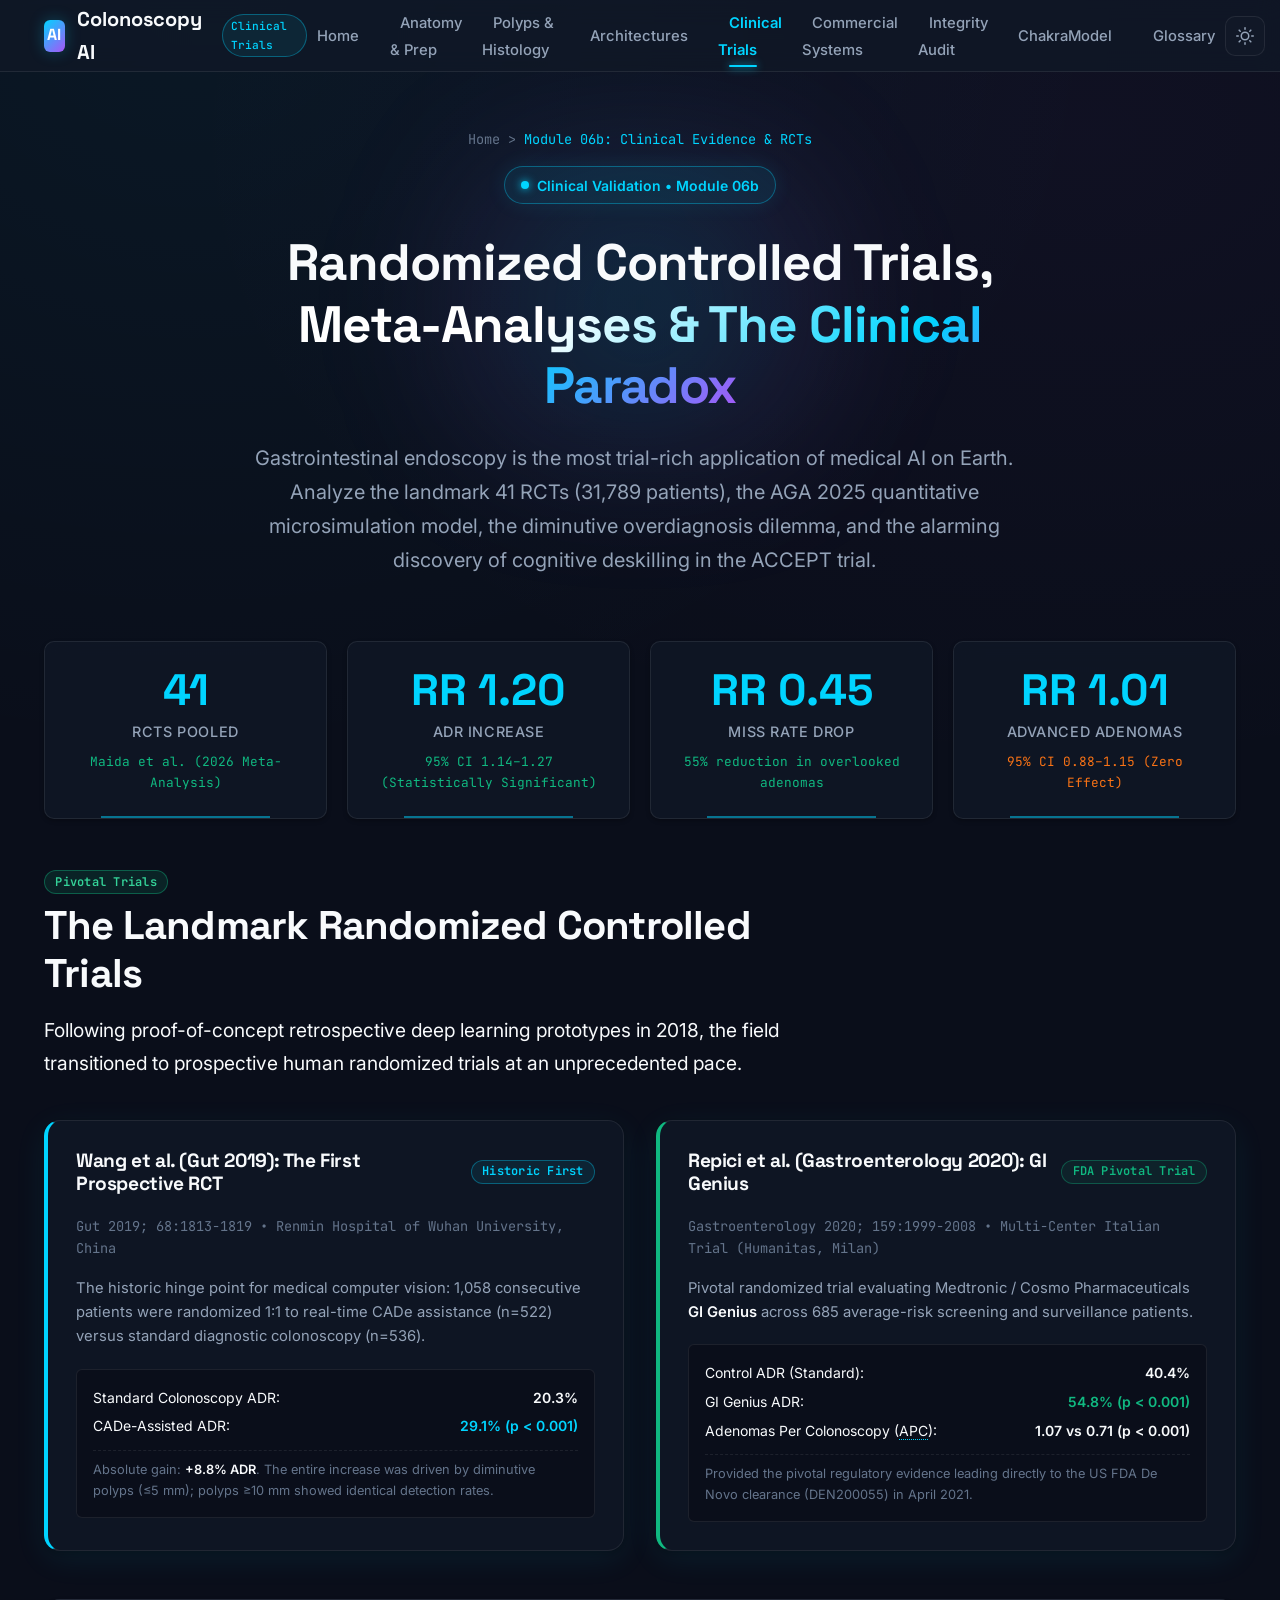
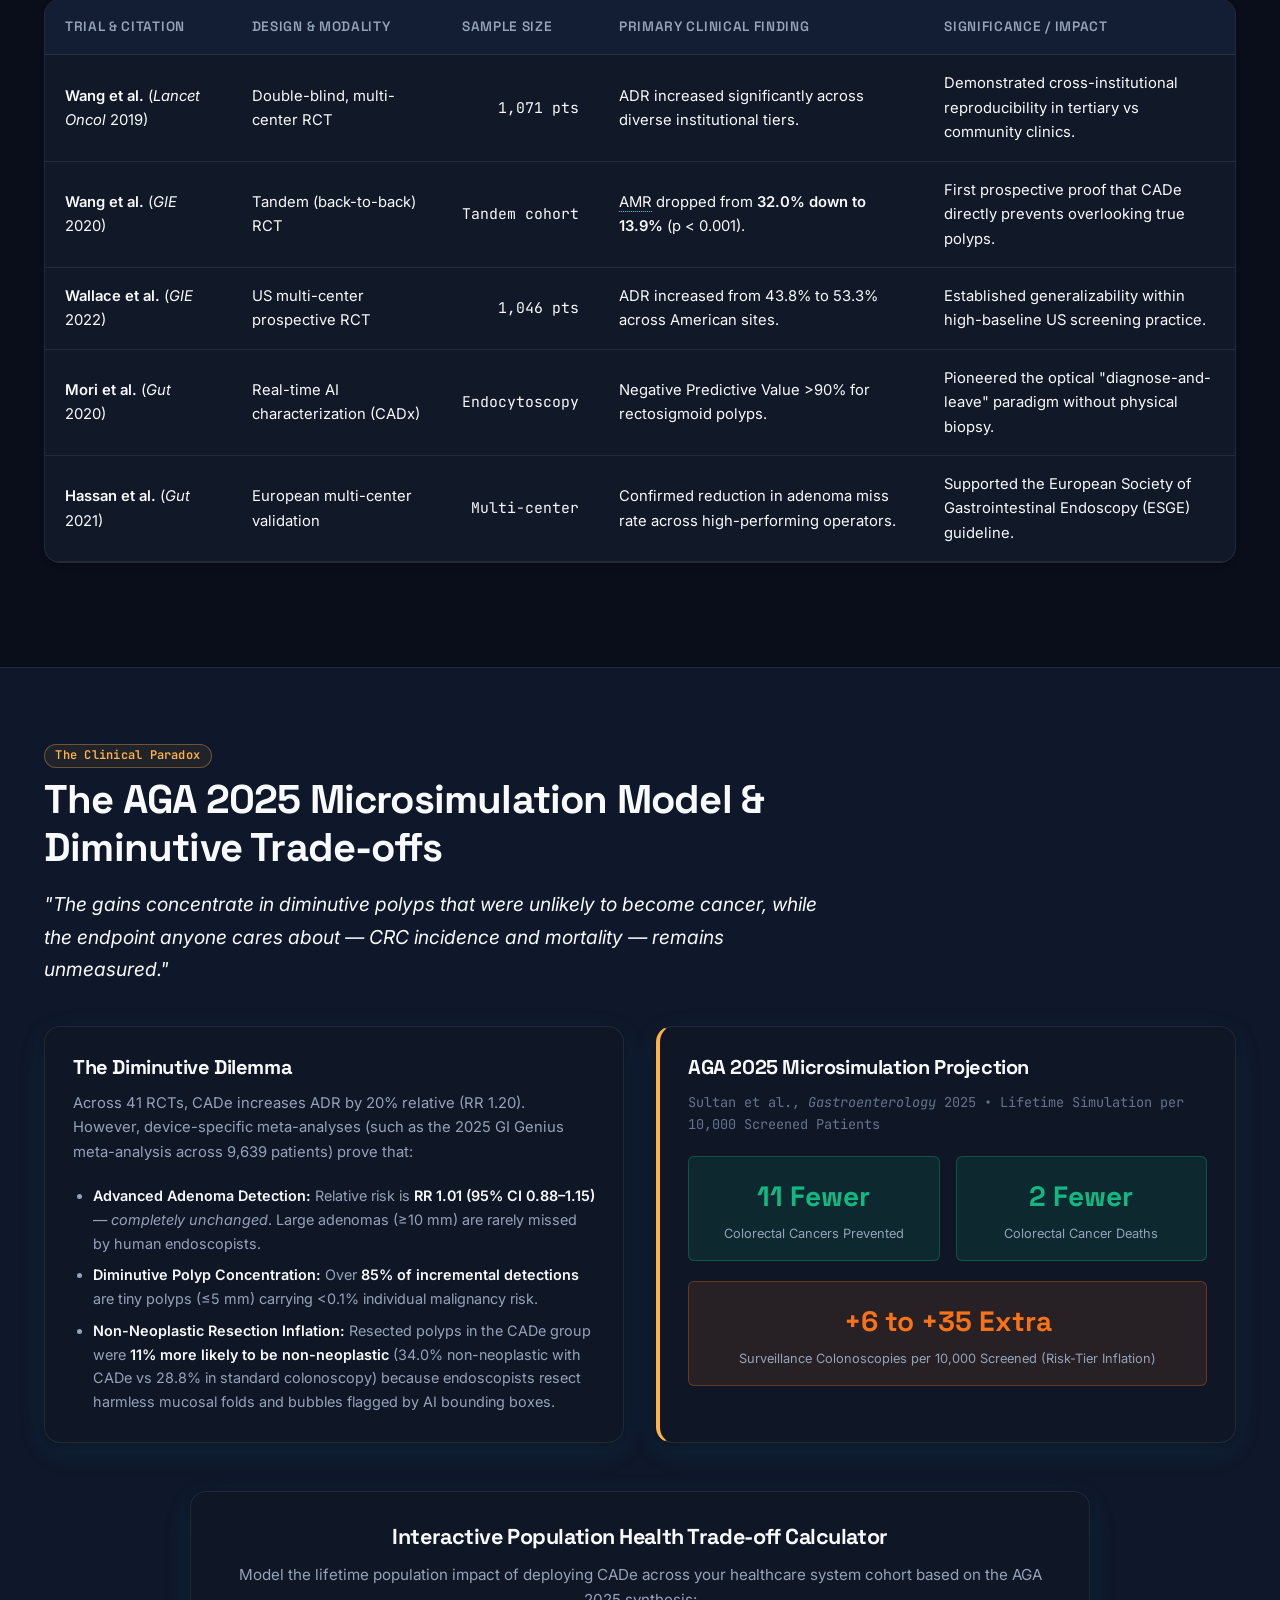
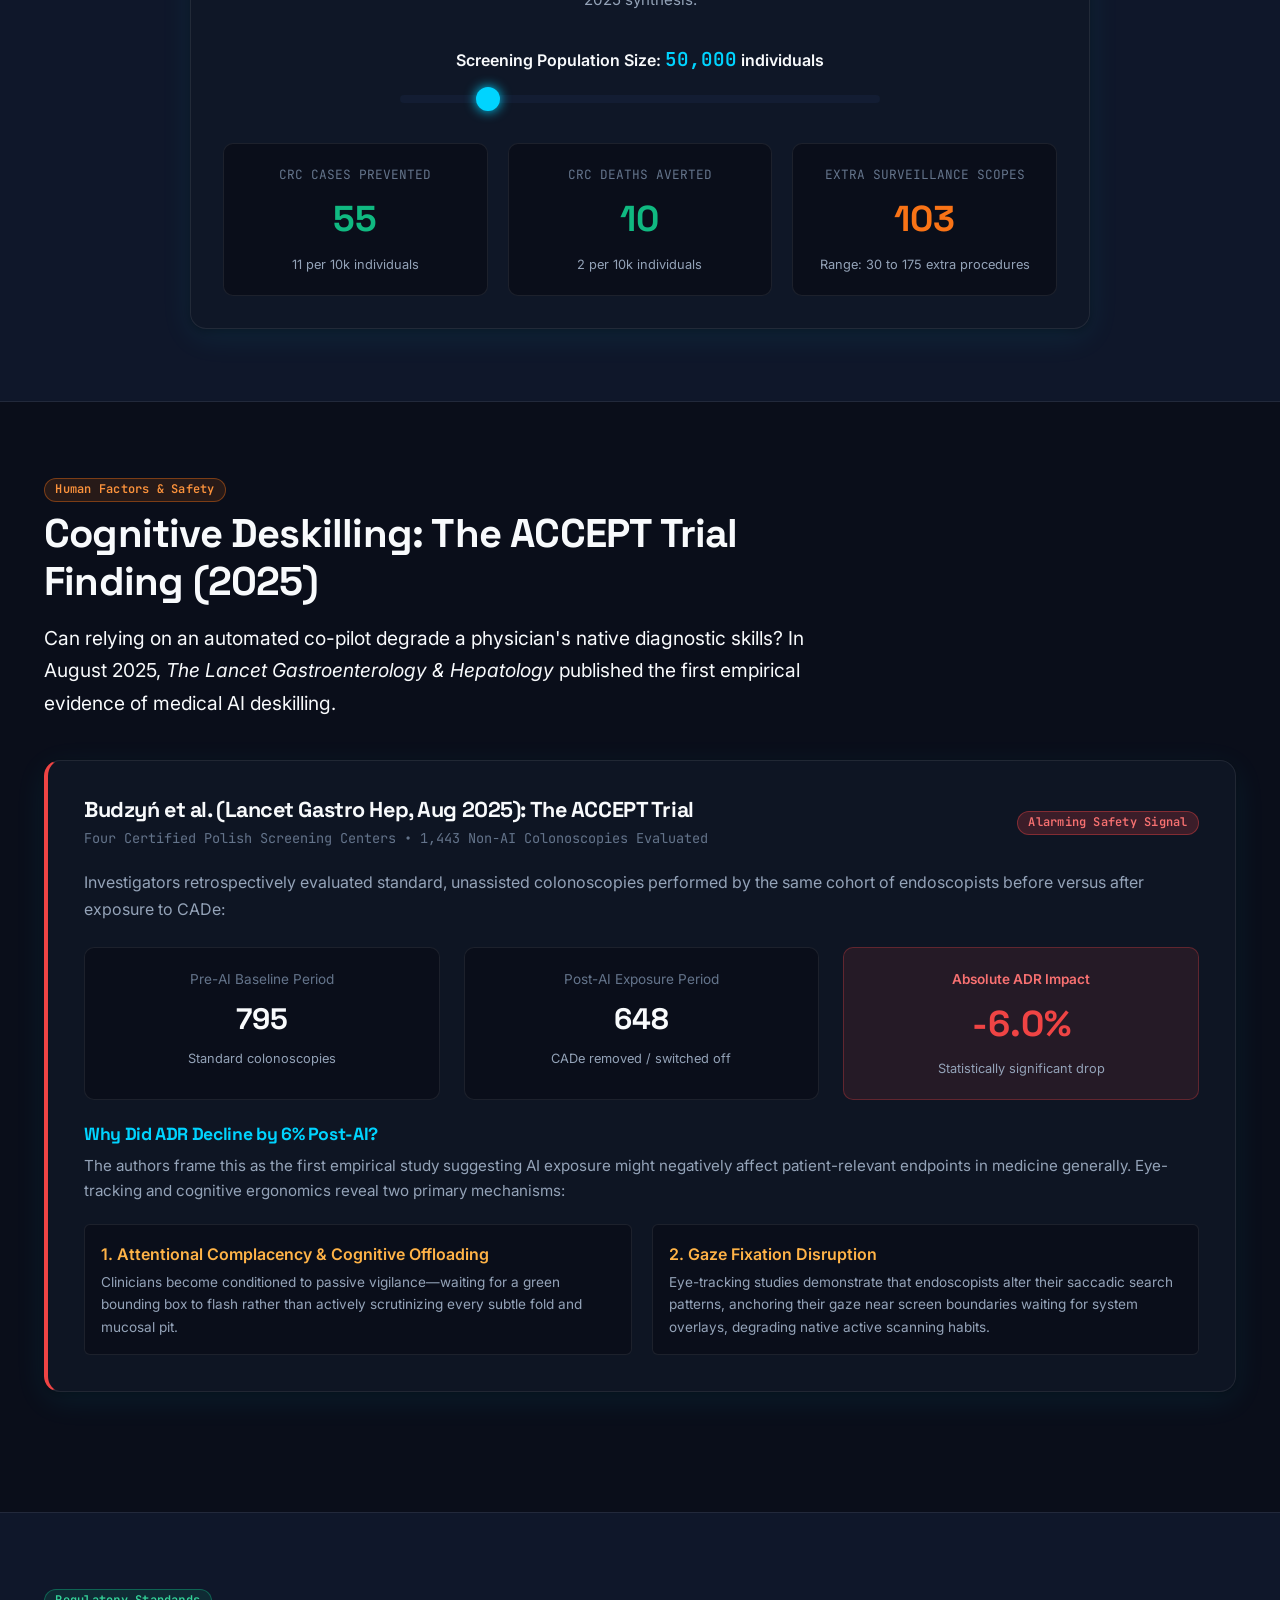
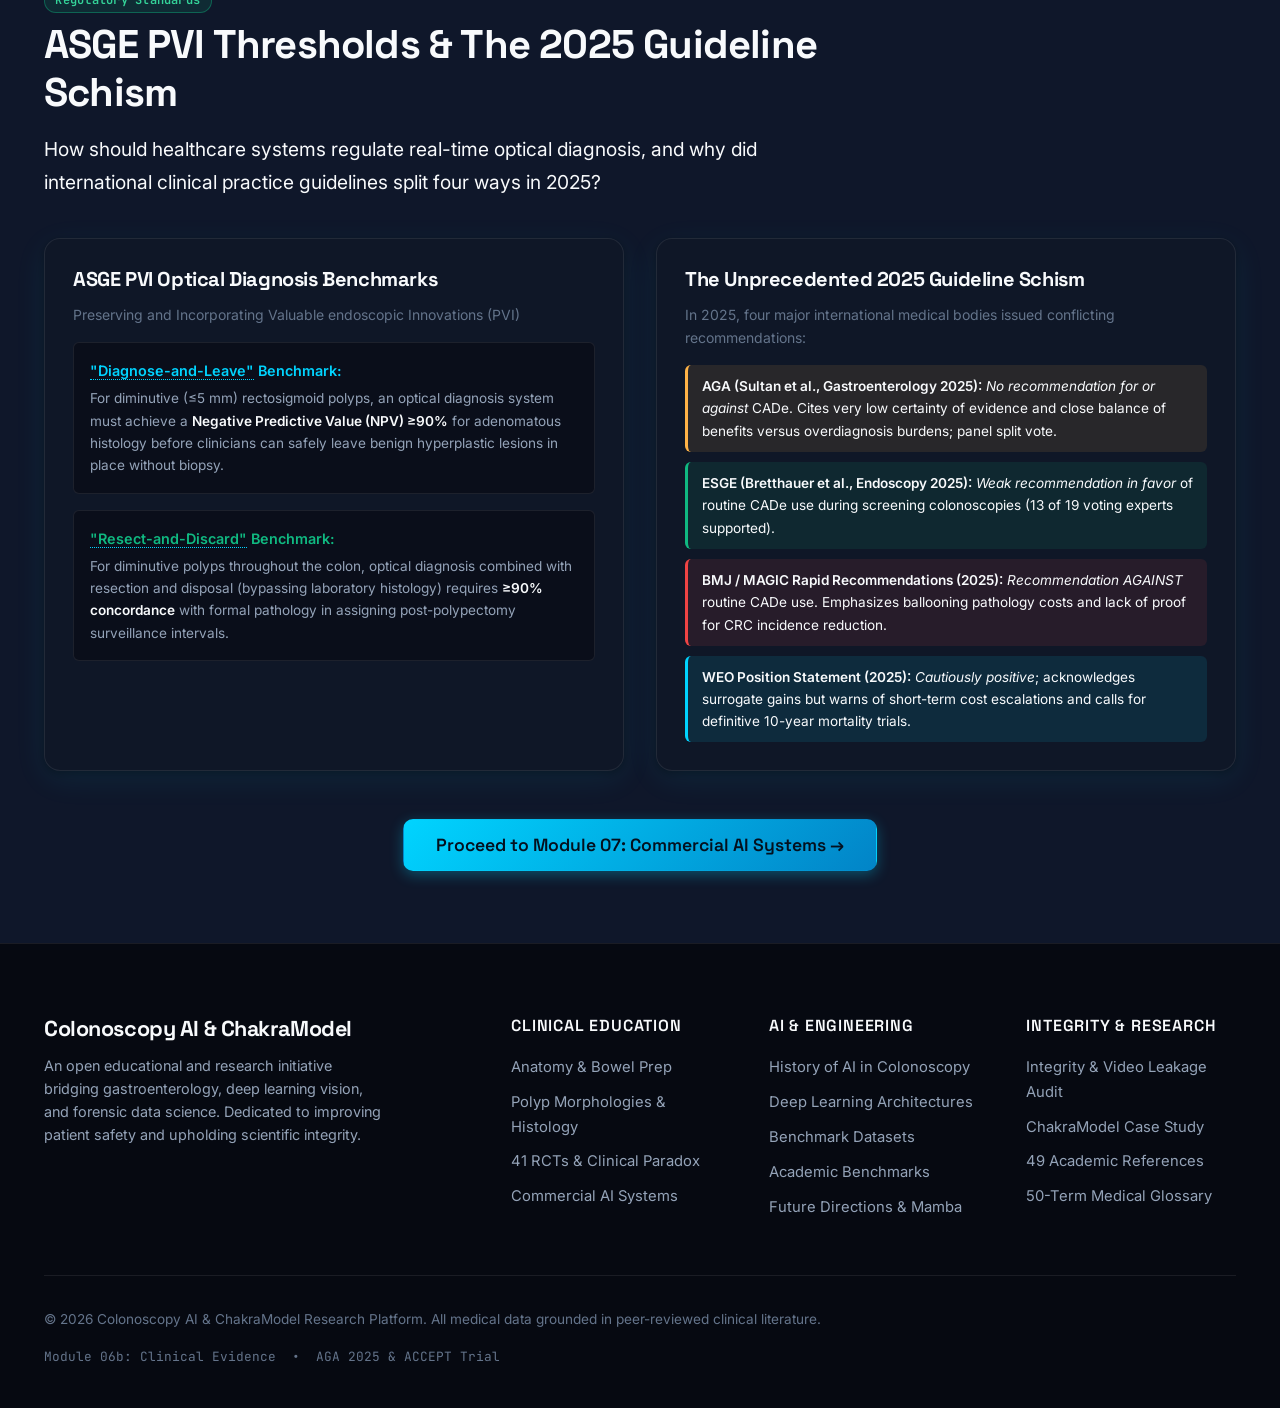
<file: pages/06b-clinical-evidence.html>
<!DOCTYPE html>
<html lang="en" data-theme="dark">
<head>
  <meta charset="UTF-8">
  <meta name="viewport" content="width=device-width, initial-scale=1.0">
  <meta name="description" content="Clinical Trials & Real-World Evidence in Colonoscopy AI: 41 RCTs (31,789 patients), the AGA 2025 Microsimulation Model, Diminutive Paradox, Cognitive Deskilling (ACCEPT Trial), and Guideline Dissensus.">
  <title>Clinical Evidence & Randomized Controlled Trials | Colonoscopy AI</title>
  <link rel="stylesheet" href="../assets/css/main.css">
  <link rel="preconnect" href="https://fonts.googleapis.com">
  <link rel="preconnect" href="https://fonts.gstatic.com" crossorigin>
</head>
<body>
  <!-- Fixed Scroll Progress Bar -->
  <div id="scroll-progress" aria-hidden="true"></div>

  <!-- Sticky Site Navigation Header -->
  <header class="site-header" role="banner">
    <div class="container nav-container">
      <a href="../index.html" class="brand-logo" aria-label="Colonoscopy AI Home">
        <div class="brand-icon">AI</div>
        <span>Colonoscopy AI</span>
        <span class="brand-badge">Clinical Trials</span>
      </a>

      <nav role="navigation" aria-label="Main Navigation">
        <ul class="nav-menu">
          <li><a href="../index.html" class="nav-link">Home</a></li>
          <li><a href="01-what-is-colonoscopy.html" class="nav-link">Anatomy & Prep</a></li>
          <li><a href="02-polyp-types.html" class="nav-link">Polyps & Histology</a></li>
          <li><a href="04-architectures.html" class="nav-link">Architectures</a></li>
          <li><a href="06b-clinical-evidence.html" class="nav-link active">Clinical Trials</a></li>
          <li><a href="07-clinical-systems.html" class="nav-link">Commercial Systems</a></li>
          <li><a href="08-benchmark-integrity.html" class="nav-link">Integrity Audit</a></li>
          <li><a href="09-chakramodel.html" class="nav-link">ChakraModel</a></li>
          <li><a href="12-glossary.html" class="nav-link">Glossary</a></li>
        </ul>
      </nav>

      <div class="nav-actions">
        <button class="theme-toggle-btn" type="button" aria-label="Toggle dark and light theme">
          <svg width="18" height="18" viewBox="0 0 24 24" fill="none" stroke="currentColor" stroke-width="2" stroke-linecap="round" stroke-linejoin="round" aria-hidden="true">
            <circle cx="12" cy="12" r="5"></circle>
            <line x1="12" y1="1" x2="12" y2="3"></line>
            <line x1="12" y1="21" x2="12" y2="23"></line>
            <line x1="4.22" y1="4.22" x2="5.64" y2="5.64"></line>
            <line x1="18.36" y1="18.36" x2="19.78" y2="19.78"></line>
            <line x1="1" y1="12" x2="3" y2="12"></line>
            <line x1="21" y1="12" x2="23" y2="12"></line>
            <line x1="4.22" y1="19.78" x2="5.64" y2="18.36"></line>
            <line x1="18.36" y1="5.64" x2="19.78" y2="4.22"></line>
          </svg>
        </button>
        <button class="hamburger-btn" type="button" aria-label="Open Navigation Menu" aria-expanded="false">
          <svg width="22" height="22" viewBox="0 0 24 24" fill="none" stroke="currentColor" stroke-width="2" stroke-linecap="round" stroke-linejoin="round" aria-hidden="true">
            <line x1="3" y1="12" x2="21" y2="12"></line>
            <line x1="3" y1="6" x2="21" y2="6"></line>
            <line x1="3" y1="18" x2="21" y2="18"></line>
          </svg>
        </button>
      </div>
    </div>
  </header>

  <!-- Mobile Navigation Drawer -->
  <div class="mobile-nav-drawer" role="dialog" aria-modal="true" aria-label="Mobile Navigation">
    <div style="font-family: var(--font-heading); font-size: 0.8rem; text-transform: uppercase; color: var(--color-teal); letter-spacing: 0.08em; margin-bottom: 0.5rem;">Clinical Education</div>
    <a href="../index.html" class="nav-link">00. Home / Portal Overview</a>
    <a href="01-what-is-colonoscopy.html" class="nav-link">01. What is Colonoscopy? Anatomy & Prep</a>
    <a href="02-polyp-types.html" class="nav-link">02. Polyp Types & Morphology</a>
    <a href="06b-clinical-evidence.html" class="nav-link active">06b. Clinical Trials & Real-World Evidence</a>
    <a href="07-clinical-systems.html" class="nav-link">07. Commercial CADe/CADx Systems</a>

    <div style="font-family: var(--font-heading); font-size: 0.8rem; text-transform: uppercase; color: var(--color-purple); letter-spacing: 0.08em; margin: 1.25rem 0 0.5rem;">AI Engineering & Research</div>
    <a href="03-ai-history.html" class="nav-link">03. History of AI in Colonoscopy</a>
    <a href="04-architectures.html" class="nav-link">04. Deep Learning Architectures</a>
    <a href="05-datasets.html" class="nav-link">05. Benchmark Datasets</a>
    <a href="06-benchmarks.html" class="nav-link">06. Academic Benchmarks</a>
    <a href="08-benchmark-integrity.html" class="nav-link">08. Benchmark Integrity Audit</a>
    <a href="09-chakramodel.html" class="nav-link">09. ChakraModel Research Project</a>
    <a href="10-future.html" class="nav-link">10. Future Directions & Open Frontiers</a>

    <div style="font-family: var(--font-heading); font-size: 0.8rem; text-transform: uppercase; color: var(--color-amber); letter-spacing: 0.08em; margin: 1.25rem 0 0.5rem;">Knowledge Resources</div>
    <a href="11-references.html" class="nav-link">11. Scientific References (49 Papers)</a>
    <a href="12-glossary.html" class="nav-link">12. Medical & Technical Glossary (50 Terms)</a>
  </div>

  <main id="main-content">
    <!-- Breadcrumb & Hero -->
    <section class="hero" style="padding: 3.5rem 0 2.5rem;">
      <div class="hero-glow" aria-hidden="true"></div>
      <div class="container hero-content">
        <div style="display: flex; justify-content: center; gap: 0.5rem; margin-bottom: 1rem; font-family: var(--font-mono); font-size: 0.85rem;">
          <a href="../index.html" style="color: var(--text-muted);">Home</a>
          <span style="color: var(--text-muted);">&gt;</span>
          <span style="color: var(--color-teal);">Module 06b: Clinical Evidence & RCTs</span>
        </div>

        <div class="hero-badge">
          <span class="dot" aria-hidden="true"></span>
          <span>Clinical Validation &bull; Module 06b</span>
        </div>

        <h1 class="hero-title" style="font-size: clamp(2rem, 4vw, 3.25rem);">
          Randomized Controlled Trials,<br>
          <span class="gradient-text">Meta-Analyses & The Clinical Paradox</span>
        </h1>

        <p class="hero-subtitle" style="max-width: 820px;">
          Gastrointestinal endoscopy is the most trial-rich application of medical AI on Earth. 
          Analyze the landmark 41 RCTs (31,789 patients), the AGA 2025 quantitative microsimulation model, 
          the diminutive overdiagnosis dilemma, and the alarming discovery of cognitive deskilling in the ACCEPT trial.
        </p>
      </div>
    </section>

    <!-- Key Synthesis Counter Section -->
    <section class="container" style="margin-top: -1rem; margin-bottom: 3rem;">
      <div class="stat-grid" style="margin: 0;">
        <div class="stat-card">
          <div class="stat-value">41</div>
          <div class="stat-label">RCTs Pooled</div>
          <div class="stat-delta">Maida et al. (2026 Meta-Analysis)</div>
        </div>
        <div class="stat-card">
          <div class="stat-value">RR 1.20</div>
          <div class="stat-label">ADR Increase</div>
          <div class="stat-delta">95% CI 1.14–1.27 (Statistically Significant)</div>
        </div>
        <div class="stat-card">
          <div class="stat-value">RR 0.45</div>
          <div class="stat-label">Miss Rate Drop</div>
          <div class="stat-delta">55% reduction in overlooked adenomas</div>
        </div>
        <div class="stat-card">
          <div class="stat-value">RR 1.01</div>
          <div class="stat-label">Advanced Adenomas</div>
          <div class="stat-delta negative">95% CI 0.88–1.15 (Zero Effect)</div>
        </div>
      </div>
    </section>

    <!-- Section 1: Landmark RCT Deep Dives -->
    <section class="section" style="padding-top: 0;">
      <div class="container">
        <div style="max-width: 800px; margin-bottom: 2.5rem;">
          <span class="badge badge-clinical">Pivotal Trials</span>
          <h2 style="margin-top: 0.5rem;">The Landmark Randomized Controlled Trials</h2>
          <p class="lead">
            Following proof-of-concept retrospective deep learning prototypes in 2018, the field transitioned to prospective human randomized trials at an unprecedented pace.
          </p>
        </div>

        <div class="grid grid-2" style="gap: 2rem; margin-bottom: 3rem;">
          <!-- Wang et al. 2019 (Gut) -->
          <div class="card card-glass" style="border-left: 4px solid var(--color-teal);">
            <div class="card-header">
              <h3 style="margin: 0; font-size: 1.2rem;">Wang et al. (Gut 2019): The First Prospective RCT</h3>
              <span class="badge badge-teal">Historic First</span>
            </div>
            <p style="font-size: 0.85rem; color: var(--text-muted); font-family: var(--font-mono); margin: 0.5rem 0 1rem;">
              Gut 2019; 68:1813-1819 &bull; Renmin Hospital of Wuhan University, China
            </p>
            <p style="font-size: 0.925rem;">
              The historic hinge point for medical computer vision: 1,058 consecutive patients were randomized 1:1 to real-time CADe assistance (n=522) versus standard diagnostic colonoscopy (n=536).
            </p>
            <div style="background: var(--bg-primary); padding: 1rem; border-radius: var(--radius-sm); border: 1px solid var(--border-subtle); margin-top: 1rem; font-size: 0.875rem;">
              <div class="flex flex-between">
                <span>Standard Colonoscopy ADR:</span> <strong>20.3%</strong>
              </div>
              <div class="flex flex-between" style="margin-top: 0.35rem;">
                <span>CADe-Assisted ADR:</span> <strong style="color: var(--color-teal);">29.1% (p &lt; 0.001)</strong>
              </div>
              <div style="color: var(--text-muted); font-size: 0.8rem; margin-top: 0.75rem; border-top: 1px dashed var(--border-subtle); padding-top: 0.5rem;">
                Absolute gain: <strong>+8.8% ADR</strong>. The entire increase was driven by diminutive polyps (&le;5 mm); polyps &ge;10 mm showed identical detection rates.
              </div>
            </div>
          </div>

          <!-- Repici et al. 2020 (Gastroenterology) -->
          <div class="card card-glass" style="border-left: 4px solid var(--color-emerald);">
            <div class="card-header">
              <h3 style="margin: 0; font-size: 1.2rem;">Repici et al. (Gastroenterology 2020): GI Genius</h3>
              <span class="badge badge-emerald">FDA Pivotal Trial</span>
            </div>
            <p style="font-size: 0.85rem; color: var(--text-muted); font-family: var(--font-mono); margin: 0.5rem 0 1rem;">
              Gastroenterology 2020; 159:1999-2008 &bull; Multi-Center Italian Trial (Humanitas, Milan)
            </p>
            <p style="font-size: 0.925rem;">
              Pivotal randomized trial evaluating Medtronic / Cosmo Pharmaceuticals <strong>GI Genius</strong> across 685 average-risk screening and surveillance patients.
            </p>
            <div style="background: var(--bg-primary); padding: 1rem; border-radius: var(--radius-sm); border: 1px solid var(--border-subtle); margin-top: 1rem; font-size: 0.875rem;">
              <div class="flex flex-between">
                <span>Control ADR (Standard):</span> <strong>40.4%</strong>
              </div>
              <div class="flex flex-between" style="margin-top: 0.35rem;">
                <span>GI Genius ADR:</span> <strong style="color: var(--color-emerald);">54.8% (p &lt; 0.001)</strong>
              </div>
              <div class="flex flex-between" style="margin-top: 0.35rem;">
                <span>Adenomas Per Colonoscopy (<span class="glossary-term" data-term="apc">APC</span>):</span> <strong>1.07 vs 0.71 (p &lt; 0.001)</strong>
              </div>
              <div style="color: var(--text-muted); font-size: 0.8rem; margin-top: 0.75rem; border-top: 1px dashed var(--border-subtle); padding-top: 0.5rem;">
                Provided the pivotal regulatory evidence leading directly to the US FDA De Novo clearance (DEN200055) in April 2021.
              </div>
            </div>
          </div>
        </div>

        <!-- Additional Landmark Studies Table -->
        <div class="table-container">
          <table class="data-table">
            <thead>
              <tr>
                <th>Trial & Citation</th>
                <th>Design & Modality</th>
                <th>Sample Size</th>
                <th>Primary Clinical Finding</th>
                <th>Significance / Impact</th>
              </tr>
            </thead>
            <tbody>
              <tr>
                <td><strong>Wang et al.</strong> (<em>Lancet Oncol</em> 2019)</td>
                <td>Double-blind, multi-center RCT</td>
                <td class="numeric">1,071 pts</td>
                <td>ADR increased significantly across diverse institutional tiers.</td>
                <td>Demonstrated cross-institutional reproducibility in tertiary vs community clinics.</td>
              </tr>
              <tr>
                <td><strong>Wang et al.</strong> (<em>GIE</em> 2020)</td>
                <td>Tandem (back-to-back) RCT</td>
                <td class="numeric">Tandem cohort</td>
                <td><span class="glossary-term" data-term="amr">AMR</span> dropped from <strong>32.0% down to 13.9%</strong> (p &lt; 0.001).</td>
                <td>First prospective proof that CADe directly prevents overlooking true polyps.</td>
              </tr>
              <tr>
                <td><strong>Wallace et al.</strong> (<em>GIE</em> 2022)</td>
                <td>US multi-center prospective RCT</td>
                <td class="numeric">1,046 pts</td>
                <td>ADR increased from 43.8% to 53.3% across American sites.</td>
                <td>Established generalizability within high-baseline US screening practice.</td>
              </tr>
              <tr>
                <td><strong>Mori et al.</strong> (<em>Gut</em> 2020)</td>
                <td>Real-time AI characterization (CADx)</td>
                <td class="numeric">Endocytoscopy</td>
                <td>Negative Predictive Value &gt;90% for rectosigmoid polyps.</td>
                <td>Pioneered the optical "diagnose-and-leave" paradigm without physical biopsy.</td>
              </tr>
              <tr>
                <td><strong>Hassan et al.</strong> (<em>Gut</em> 2021)</td>
                <td>European multi-center validation</td>
                <td class="numeric">Multi-center</td>
                <td>Confirmed reduction in adenoma miss rate across high-performing operators.</td>
                <td>Supported the European Society of Gastrointestinal Endoscopy (ESGE) guideline.</td>
              </tr>
            </tbody>
          </table>
        </div>
      </div>
    </section>

    <!-- Section 2: The Clinical Paradox & The AGA 2025 Model -->
    <section class="section" style="background: var(--bg-secondary); border-top: 1px solid var(--border-subtle); border-bottom: 1px solid var(--border-subtle);">
      <div class="container">
        <div style="max-width: 800px; margin-bottom: 2.5rem;">
          <span class="badge badge-amber">The Clinical Paradox</span>
          <h2 style="margin-top: 0.5rem;">The AGA 2025 Microsimulation Model & Diminutive Trade-offs</h2>
          <p class="lead">
            <em>"The gains concentrate in diminutive polyps that were unlikely to become cancer, while the endpoint anyone cares about — CRC incidence and mortality — remains unmeasured."</em>
          </p>
        </div>

        <div class="grid grid-2" style="gap: 2rem; margin-bottom: 3rem;">
          <!-- Paradox Narrative -->
          <div class="card card-glass">
            <h3 style="margin-top: 0; font-size: 1.25rem;">The Diminutive Dilemma</h3>
            <p style="font-size: 0.925rem;">
              Across 41 RCTs, CADe increases ADR by 20% relative (RR 1.20). However, device-specific meta-analyses (such as the 2025 GI Genius meta-analysis across 9,639 patients) prove that:
            </p>
            <ul style="font-size: 0.9rem; list-style: disc; margin-left: 1.25rem; color: var(--text-secondary); display: flex; flex-direction: column; gap: 0.5rem;">
              <li><strong>Advanced Adenoma Detection:</strong> Relative risk is <strong>RR 1.01 (95% CI 0.88–1.15)</strong> — <em>completely unchanged</em>. Large adenomas (&ge;10 mm) are rarely missed by human endoscopists.</li>
              <li><strong>Diminutive Polyp Concentration:</strong> Over <strong>85% of incremental detections</strong> are tiny polyps (&le;5 mm) carrying &lt;0.1% individual malignancy risk.</li>
              <li><strong>Non-Neoplastic Resection Inflation:</strong> Resected polyps in the CADe group were <strong>11% more likely to be non-neoplastic</strong> (34.0% non-neoplastic with CADe vs 28.8% in standard colonoscopy) because endoscopists resect harmless mucosal folds and bubbles flagged by AI bounding boxes.</li>
            </ul>
          </div>

          <!-- AGA Microsimulation Summary -->
          <div class="card card-glass" style="border-left: 4px solid var(--color-amber);">
            <h3 style="margin-top: 0; font-size: 1.25rem;">AGA 2025 Microsimulation Projection</h3>
            <p style="font-size: 0.85rem; color: var(--text-muted); font-family: var(--font-mono);">
              Sultan et al., <em>Gastroenterology</em> 2025 &bull; Lifetime Simulation per 10,000 Screened Patients
            </p>

            <div class="grid grid-2" style="gap: 1rem; margin: 1.25rem 0;">
              <div style="background: rgba(16, 185, 129, 0.1); border: 1px solid rgba(16, 185, 129, 0.3); padding: 1rem; border-radius: var(--radius-sm); text-align: center;">
                <div style="font-size: 1.75rem; font-family: var(--font-heading); color: var(--color-emerald); font-weight: 700;">11 Fewer</div>
                <div style="font-size: 0.8rem; color: var(--text-secondary); margin-top: 0.25rem;">Colorectal Cancers Prevented</div>
              </div>

              <div style="background: rgba(16, 185, 129, 0.1); border: 1px solid rgba(16, 185, 129, 0.3); padding: 1rem; border-radius: var(--radius-sm); text-align: center;">
                <div style="font-size: 1.75rem; font-family: var(--font-heading); color: var(--color-emerald); font-weight: 700;">2 Fewer</div>
                <div style="font-size: 0.8rem; color: var(--text-secondary); margin-top: 0.25rem;">Colorectal Cancer Deaths</div>
              </div>
            </div>

            <div style="background: rgba(249, 115, 22, 0.1); border: 1px solid rgba(249, 115, 22, 0.3); padding: 1rem; border-radius: var(--radius-sm); text-align: center;">
              <div style="font-size: 1.75rem; font-family: var(--font-heading); color: var(--color-coral); font-weight: 700;">+6 to +35 Extra</div>
              <div style="font-size: 0.8rem; color: var(--text-secondary); margin-top: 0.25rem;">
                Surveillance Colonoscopies per 10,000 Screened (Risk-Tier Inflation)
              </div>
            </div>
          </div>
        </div>

        <!-- Interactive Lifetime Microsimulation Trade-off Simulator -->
        <div class="card card-glass" style="max-width: 900px; margin: 0 auto; padding: 2rem;">
          <h3 style="margin-top: 0; text-align: center; font-size: 1.35rem;">Interactive Population Health Trade-off Calculator</h3>
          <p style="text-align: center; font-size: 0.95rem; margin-bottom: 2rem;">
            Model the lifetime population impact of deploying CADe across your healthcare system cohort based on the AGA 2025 synthesis:
          </p>

          <div style="max-width: 480px; margin: 0 auto 2rem; text-align: center;">
            <label for="pop-slider" style="display: block; font-weight: 600; margin-bottom: 0.5rem;">
              Screening Population Size: <span id="pop-value" style="color: var(--color-teal); font-family: var(--font-mono); font-size: 1.2rem;">50,000</span> individuals
            </label>
            <input type="range" id="pop-slider" min="10000" max="250000" step="10000" value="50000" class="timeline-range-input" style="margin: 0.5rem 0;" aria-label="Screening population size slider">
          </div>

          <div class="grid grid-3" style="gap: 1.25rem;">
            <div style="background: var(--bg-primary); padding: 1.25rem; border-radius: var(--radius-md); border: 1px solid var(--border-subtle); text-align: center;">
              <div style="font-family: var(--font-mono); font-size: 0.8rem; color: var(--text-muted); text-transform: uppercase;">CRC Cases Prevented</div>
              <div id="sim-crc" style="font-size: 2.25rem; font-family: var(--font-heading); font-weight: 700; color: var(--color-emerald); margin-top: 0.35rem;">55</div>
              <div style="font-size: 0.8rem; color: var(--text-secondary); margin-top: 0.25rem;">11 per 10k individuals</div>
            </div>

            <div style="background: var(--bg-primary); padding: 1.25rem; border-radius: var(--radius-md); border: 1px solid var(--border-subtle); text-align: center;">
              <div style="font-family: var(--font-mono); font-size: 0.8rem; color: var(--text-muted); text-transform: uppercase;">CRC Deaths Averted</div>
              <div id="sim-deaths" style="font-size: 2.25rem; font-family: var(--font-heading); font-weight: 700; color: var(--color-emerald); margin-top: 0.35rem;">10</div>
              <div style="font-size: 0.8rem; color: var(--text-secondary); margin-top: 0.25rem;">2 per 10k individuals</div>
            </div>

            <div style="background: var(--bg-primary); padding: 1.25rem; border-radius: var(--radius-md); border: 1px solid var(--border-subtle); text-align: center;">
              <div style="font-family: var(--font-mono); font-size: 0.8rem; color: var(--text-muted); text-transform: uppercase;">Extra Surveillance Scopes</div>
              <div id="sim-surv" style="font-size: 2.25rem; font-family: var(--font-heading); font-weight: 700; color: var(--color-coral); margin-top: 0.35rem;">102</div>
              <div style="font-size: 0.8rem; color: var(--text-secondary); margin-top: 0.25rem;">Range: 30 to 175 extra procedures</div>
            </div>
          </div>
        </div>
      </div>
    </section>

    <!-- Section 3: Cognitive Deskilling (The ACCEPT Trial) -->
    <section class="section">
      <div class="container">
        <div style="max-width: 800px; margin-bottom: 2.5rem;">
          <span class="badge badge-integrity">Human Factors & Safety</span>
          <h2 style="margin-top: 0.5rem;">Cognitive Deskilling: The ACCEPT Trial Finding (2025)</h2>
          <p class="lead">
            Can relying on an automated co-pilot degrade a physician's native diagnostic skills? In August 2025, <em>The Lancet Gastroenterology & Hepatology</em> published the first empirical evidence of medical AI deskilling.
          </p>
        </div>

        <div class="card card-glass" style="border-left: 4px solid var(--color-danger); padding: 2.25rem; margin-bottom: 3rem;">
          <div class="flex flex-between" style="flex-wrap: wrap; gap: 1rem; margin-bottom: 1.25rem;">
            <div>
              <h3 style="margin: 0; font-size: 1.35rem;">Budzyń et al. (Lancet Gastro Hep, Aug 2025): The ACCEPT Trial</h3>
              <div style="font-size: 0.85rem; color: var(--text-muted); font-family: var(--font-mono); margin-top: 0.25rem;">
                Four Certified Polish Screening Centers &bull; 1,443 Non-AI Colonoscopies Evaluated
              </div>
            </div>
            <span class="badge badge-danger" style="background: rgba(239, 68, 68, 0.2); color: #f87171; border: 1px solid rgba(239, 68, 68, 0.4);">Alarming Safety Signal</span>
          </div>

          <p style="font-size: 1rem; line-height: 1.7;">
            Investigators retrospectively evaluated standard, unassisted colonoscopies performed by the same cohort of endoscopists before versus after exposure to CADe:
          </p>

          <div class="grid grid-3" style="gap: 1.5rem; margin: 1.5rem 0;">
            <div style="background: var(--bg-primary); padding: 1.25rem; border-radius: var(--radius-md); border: 1px solid var(--border-subtle); text-align: center;">
              <div style="font-size: 0.85rem; color: var(--text-muted);">Pre-AI Baseline Period</div>
              <div style="font-size: 1.85rem; font-family: var(--font-heading); font-weight: 700; color: var(--text-primary); margin: 0.25rem 0;">795</div>
              <div style="font-size: 0.8rem; color: var(--text-secondary);">Standard colonoscopies</div>
            </div>

            <div style="background: var(--bg-primary); padding: 1.25rem; border-radius: var(--radius-md); border: 1px solid var(--border-subtle); text-align: center;">
              <div style="font-size: 0.85rem; color: var(--text-muted);">Post-AI Exposure Period</div>
              <div style="font-size: 1.85rem; font-family: var(--font-heading); font-weight: 700; color: var(--text-primary); margin: 0.25rem 0;">648</div>
              <div style="font-size: 0.8rem; color: var(--text-secondary);">CADe removed / switched off</div>
            </div>

            <div style="background: rgba(239, 68, 68, 0.1); padding: 1.25rem; border-radius: var(--radius-md); border: 1px solid rgba(239, 68, 68, 0.3); text-align: center;">
              <div style="font-size: 0.85rem; color: #f87171; font-weight: 600;">Absolute ADR Impact</div>
              <div style="font-size: 2.25rem; font-family: var(--font-heading); font-weight: 700; color: var(--color-danger); margin: 0.25rem 0;">-6.0%</div>
              <div style="font-size: 0.8rem; color: var(--text-secondary);">Statistically significant drop</div>
            </div>
          </div>

          <h4 style="font-size: 1.1rem; color: var(--color-teal); margin-top: 1.5rem; margin-bottom: 0.5rem;">Why Did ADR Decline by 6% Post-AI?</h4>
          <p style="font-size: 0.95rem; color: var(--text-secondary);">
            The authors frame this as the first empirical study suggesting AI exposure might negatively affect patient-relevant endpoints in medicine generally. Eye-tracking and cognitive ergonomics reveal two primary mechanisms:
          </p>
          <div class="grid grid-2" style="gap: 1.25rem; margin-top: 1rem;">
            <div style="background: var(--bg-primary); padding: 1rem; border-radius: var(--radius-sm); border: 1px solid var(--border-subtle);">
              <strong style="color: var(--color-amber);">1. Attentional Complacency & Cognitive Offloading</strong>
              <p style="font-size: 0.85rem; margin-top: 0.25rem; margin-bottom: 0;">
                Clinicians become conditioned to passive vigilance—waiting for a green bounding box to flash rather than actively scrutinizing every subtle fold and mucosal pit.
              </p>
            </div>
            <div style="background: var(--bg-primary); padding: 1rem; border-radius: var(--radius-sm); border: 1px solid var(--border-subtle);">
              <strong style="color: var(--color-amber);">2. Gaze Fixation Disruption</strong>
              <p style="font-size: 0.85rem; margin-top: 0.25rem; margin-bottom: 0;">
                Eye-tracking studies demonstrate that endoscopists alter their saccadic search patterns, anchoring their gaze near screen boundaries waiting for system overlays, degrading native active scanning habits.
              </p>
            </div>
          </div>
        </div>
      </div>
    </section>

    <!-- Section 4: ASGE PVI Criteria & The 2025 Guideline Schism -->
    <section class="section" style="background: var(--bg-secondary); border-top: 1px solid var(--border-subtle);">
      <div class="container">
        <div style="max-width: 800px; margin-bottom: 2.5rem;">
          <span class="badge badge-clinical">Regulatory Standards</span>
          <h2 style="margin-top: 0.5rem;">ASGE PVI Thresholds & The 2025 Guideline Schism</h2>
          <p class="lead">
            How should healthcare systems regulate real-time optical diagnosis, and why did international clinical practice guidelines split four ways in 2025?
          </p>
        </div>

        <div class="grid grid-2" style="gap: 2rem; margin-bottom: 3rem;">
          <!-- ASGE PVI -->
          <div class="card card-glass">
            <h3 style="margin-top: 0; font-size: 1.25rem;">ASGE PVI Optical Diagnosis Benchmarks</h3>
            <p style="font-size: 0.875rem; color: var(--text-muted); margin-bottom: 1rem;">
              Preserving and Incorporating Valuable endoscopic Innovations (PVI)
            </p>

            <div style="display: flex; flex-direction: column; gap: 1rem; font-size: 0.9rem;">
              <div style="background: var(--bg-primary); padding: 1rem; border-radius: var(--radius-sm); border: 1px solid var(--border-subtle);">
                <strong style="color: var(--color-teal);"><span class="glossary-term" data-term="resect-and-discard">"Diagnose-and-Leave"</span> Benchmark:</strong>
                <p style="font-size: 0.85rem; margin-top: 0.25rem; margin-bottom: 0;">
                  For diminutive (&le;5 mm) rectosigmoid polyps, an optical diagnosis system must achieve a <strong>Negative Predictive Value (NPV) &ge;90%</strong> for adenomatous histology before clinicians can safely leave benign hyperplastic lesions in place without biopsy.
                </p>
              </div>

              <div style="background: var(--bg-primary); padding: 1rem; border-radius: var(--radius-sm); border: 1px solid var(--border-subtle);">
                <strong style="color: var(--color-emerald);"><span class="glossary-term" data-term="resect-and-discard">"Resect-and-Discard"</span> Benchmark:</strong>
                <p style="font-size: 0.85rem; margin-top: 0.25rem; margin-bottom: 0;">
                  For diminutive polyps throughout the colon, optical diagnosis combined with resection and disposal (bypassing laboratory histology) requires <strong>&ge;90% concordance</strong> with formal pathology in assigning post-polypectomy surveillance intervals.
                </p>
              </div>
            </div>
          </div>

          <!-- 2025 Guideline Schism -->
          <div class="card card-glass">
            <h3 style="margin-top: 0; font-size: 1.25rem;">The Unprecedented 2025 Guideline Schism</h3>
            <p style="font-size: 0.875rem; color: var(--text-muted); margin-bottom: 1rem;">
              In 2025, four major international medical bodies issued conflicting recommendations:
            </p>

            <div style="display: flex; flex-direction: column; gap: 0.65rem; font-size: 0.85rem;">
              <div style="background: rgba(255, 179, 71, 0.1); border-left: 3px solid var(--color-amber); padding: 0.6rem 0.85rem; border-radius: var(--radius-sm);">
                <strong>AGA (Sultan et al., Gastroenterology 2025):</strong> <em>No recommendation for or against</em> CADe. Cites very low certainty of evidence and close balance of benefits versus overdiagnosis burdens; panel split vote.
              </div>
              <div style="background: rgba(16, 185, 129, 0.1); border-left: 3px solid var(--color-emerald); padding: 0.6rem 0.85rem; border-radius: var(--radius-sm);">
                <strong>ESGE (Bretthauer et al., Endoscopy 2025):</strong> <em>Weak recommendation in favor</em> of routine CADe use during screening colonoscopies (13 of 19 voting experts supported).
              </div>
              <div style="background: rgba(239, 68, 68, 0.1); border-left: 3px solid var(--color-danger); padding: 0.6rem 0.85rem; border-radius: var(--radius-sm);">
                <strong>BMJ / MAGIC Rapid Recommendations (2025):</strong> <em>Recommendation AGAINST</em> routine CADe use. Emphasizes ballooning pathology costs and lack of proof for CRC incidence reduction.
              </div>
              <div style="background: rgba(0, 212, 255, 0.1); border-left: 3px solid var(--color-teal); padding: 0.6rem 0.85rem; border-radius: var(--radius-sm);">
                <strong>WEO Position Statement (2025):</strong> <em>Cautiously positive</em>; acknowledges surrogate gains but warns of short-term cost escalations and calls for definitive 10-year mortality trials.
              </div>
            </div>
          </div>
        </div>

        <div style="text-align: center; margin-top: 3rem;">
          <a href="07-clinical-systems.html" class="btn btn-primary btn-lg">
            Proceed to Module 07: Commercial AI Systems &rarr;
          </a>
        </div>
      </div>
    </section>
  </main>

  <!-- Global Site Footer -->
  <footer class="site-footer" role="contentinfo">
    <div class="container">
      <div class="footer-grid">
        <div class="footer-brand">
          <h4>Colonoscopy AI & ChakraModel</h4>
          <p>
            An open educational and research initiative bridging gastroenterology, deep learning vision, and forensic data science. Dedicated to improving patient safety and upholding scientific integrity.
          </p>
        </div>

        <div class="footer-col">
          <h5>Clinical Education</h5>
          <ul class="footer-links">
            <li><a href="01-what-is-colonoscopy.html">Anatomy & Bowel Prep</a></li>
            <li><a href="02-polyp-types.html">Polyp Morphologies & Histology</a></li>
            <li><a href="06b-clinical-evidence.html">41 RCTs & Clinical Paradox</a></li>
            <li><a href="07-clinical-systems.html">Commercial AI Systems</a></li>
          </ul>
        </div>

        <div class="footer-col">
          <h5>AI & Engineering</h5>
          <ul class="footer-links">
            <li><a href="03-ai-history.html">History of AI in Colonoscopy</a></li>
            <li><a href="04-architectures.html">Deep Learning Architectures</a></li>
            <li><a href="05-datasets.html">Benchmark Datasets</a></li>
            <li><a href="06-benchmarks.html">Academic Benchmarks</a></li>
            <li><a href="10-future.html">Future Directions & Mamba</a></li>
          </ul>
        </div>

        <div class="footer-col">
          <h5>Integrity & Research</h5>
          <ul class="footer-links">
            <li><a href="08-benchmark-integrity.html">Integrity & Video Leakage Audit</a></li>
            <li><a href="09-chakramodel.html">ChakraModel Case Study</a></li>
            <li><a href="11-references.html">49 Academic References</a></li>
            <li><a href="12-glossary.html">50-Term Medical Glossary</a></li>
          </ul>
        </div>
      </div>

      <div class="footer-bottom">
        <div>
          &copy; 2026 Colonoscopy AI & ChakraModel Research Platform. All medical data grounded in peer-reviewed clinical literature.
        </div>
        <div class="flex gap-md" style="font-family: var(--font-mono); font-size: 0.8rem;">
          <span>Module 06b: Clinical Evidence</span>
          <span>&bull;</span>
          <span>AGA 2025 & ACCEPT Trial</span>
        </div>
      </div>
    </div>
  </footer>

  <!-- Scripts -->
  <script src="../assets/js/main.js"></script>
  <script>
    // Module 06b Interactive Features: Population Health Trade-off Calculator
    document.addEventListener('DOMContentLoaded', () => {
      const slider = document.getElementById('pop-slider');
      const valDisplay = document.getElementById('pop-value');
      const simCrc = document.getElementById('sim-crc');
      const simDeaths = document.getElementById('sim-deaths');
      const simSurv = document.getElementById('sim-surv');

      function updateSimulation() {
        const pop = parseInt(slider.value, 10);
        valDisplay.textContent = pop.toLocaleString();

        // AGA 2025 Microsimulation Model Rates (per 10,000 screened):
        // 11 fewer CRCs
        // 2 fewer CRC deaths
        // 20.5 midpoint extra surveillance colonoscopies (range 6-35)
        const crcCases = Math.round((pop / 10000) * 11);
        const crcDeaths = Math.round((pop / 10000) * 2);
        const extraSurv = Math.round((pop / 10000) * 20.5);

        simCrc.textContent = crcCases.toLocaleString();
        simDeaths.textContent = crcDeaths.toLocaleString();
        simSurv.textContent = extraSurv.toLocaleString();
      }

      slider.addEventListener('input', updateSimulation);
      updateSimulation();
    });
  </script>
</body>
</html>
</file>
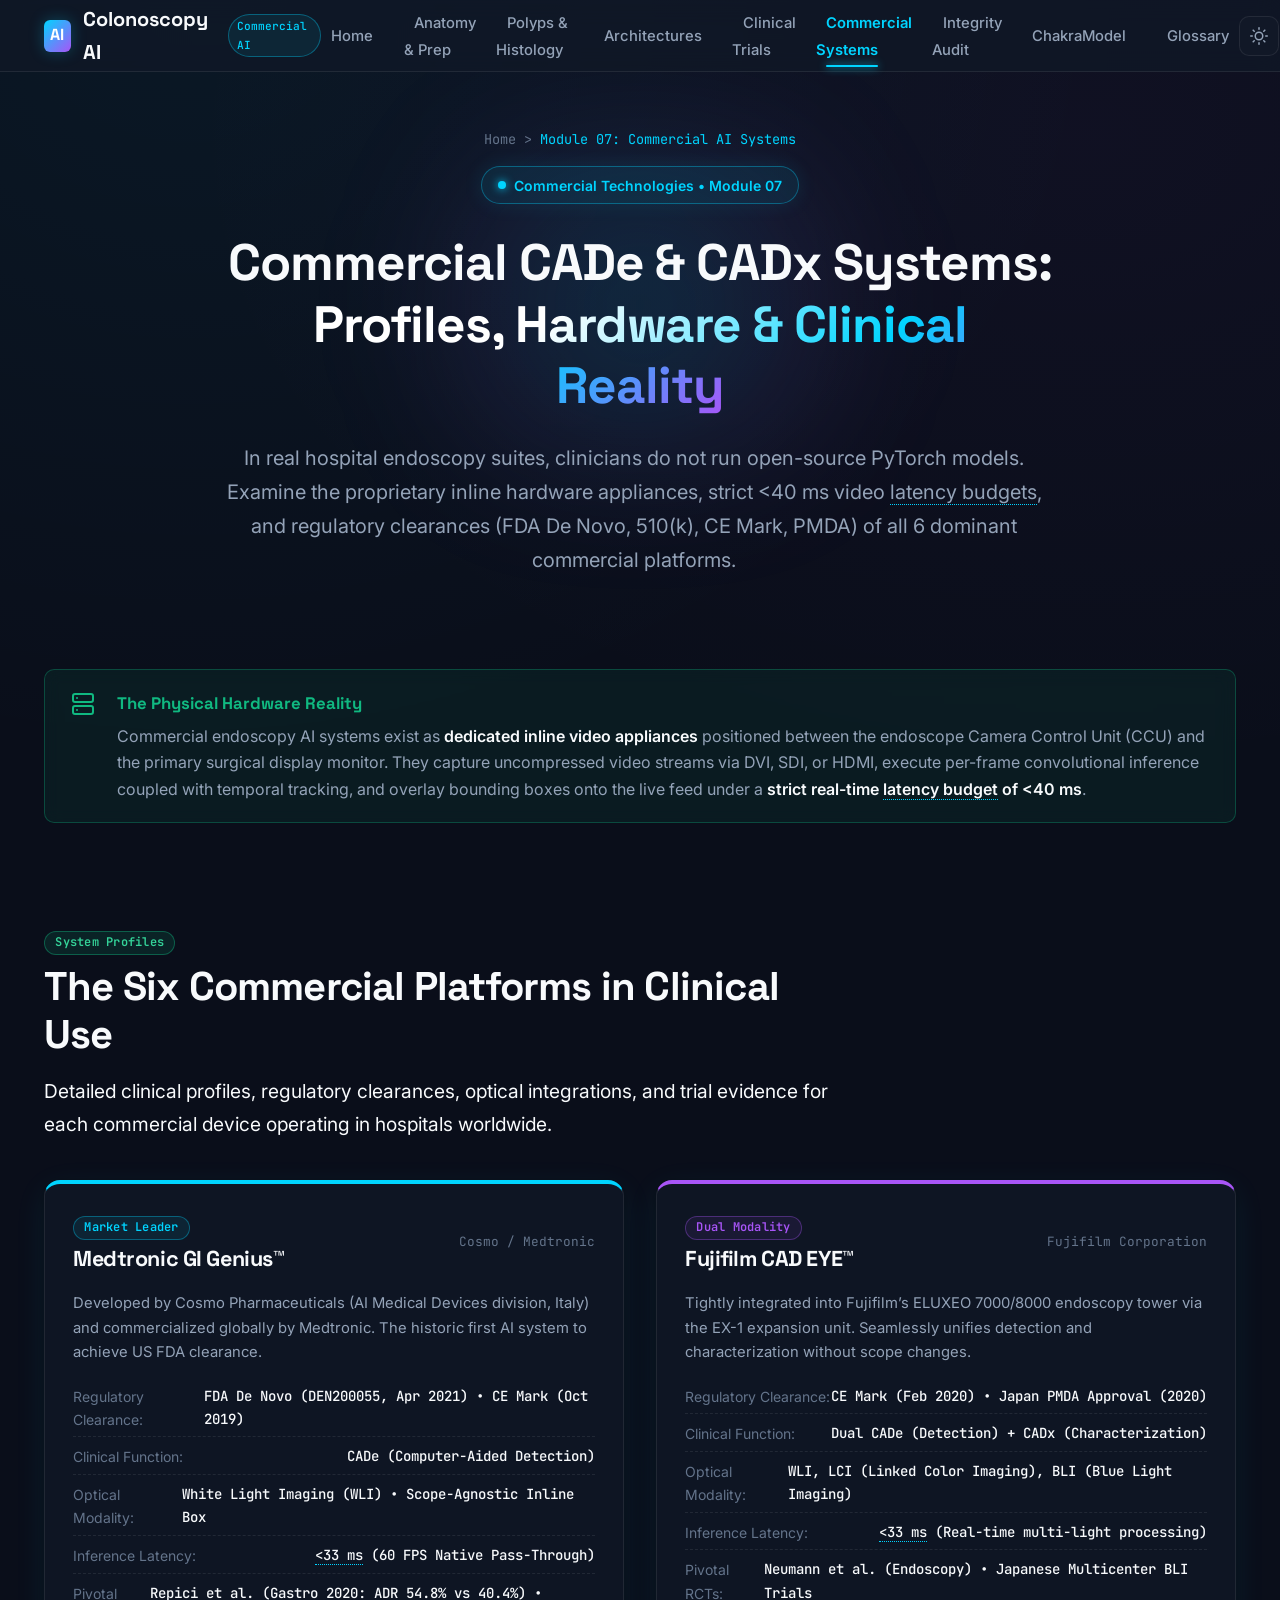
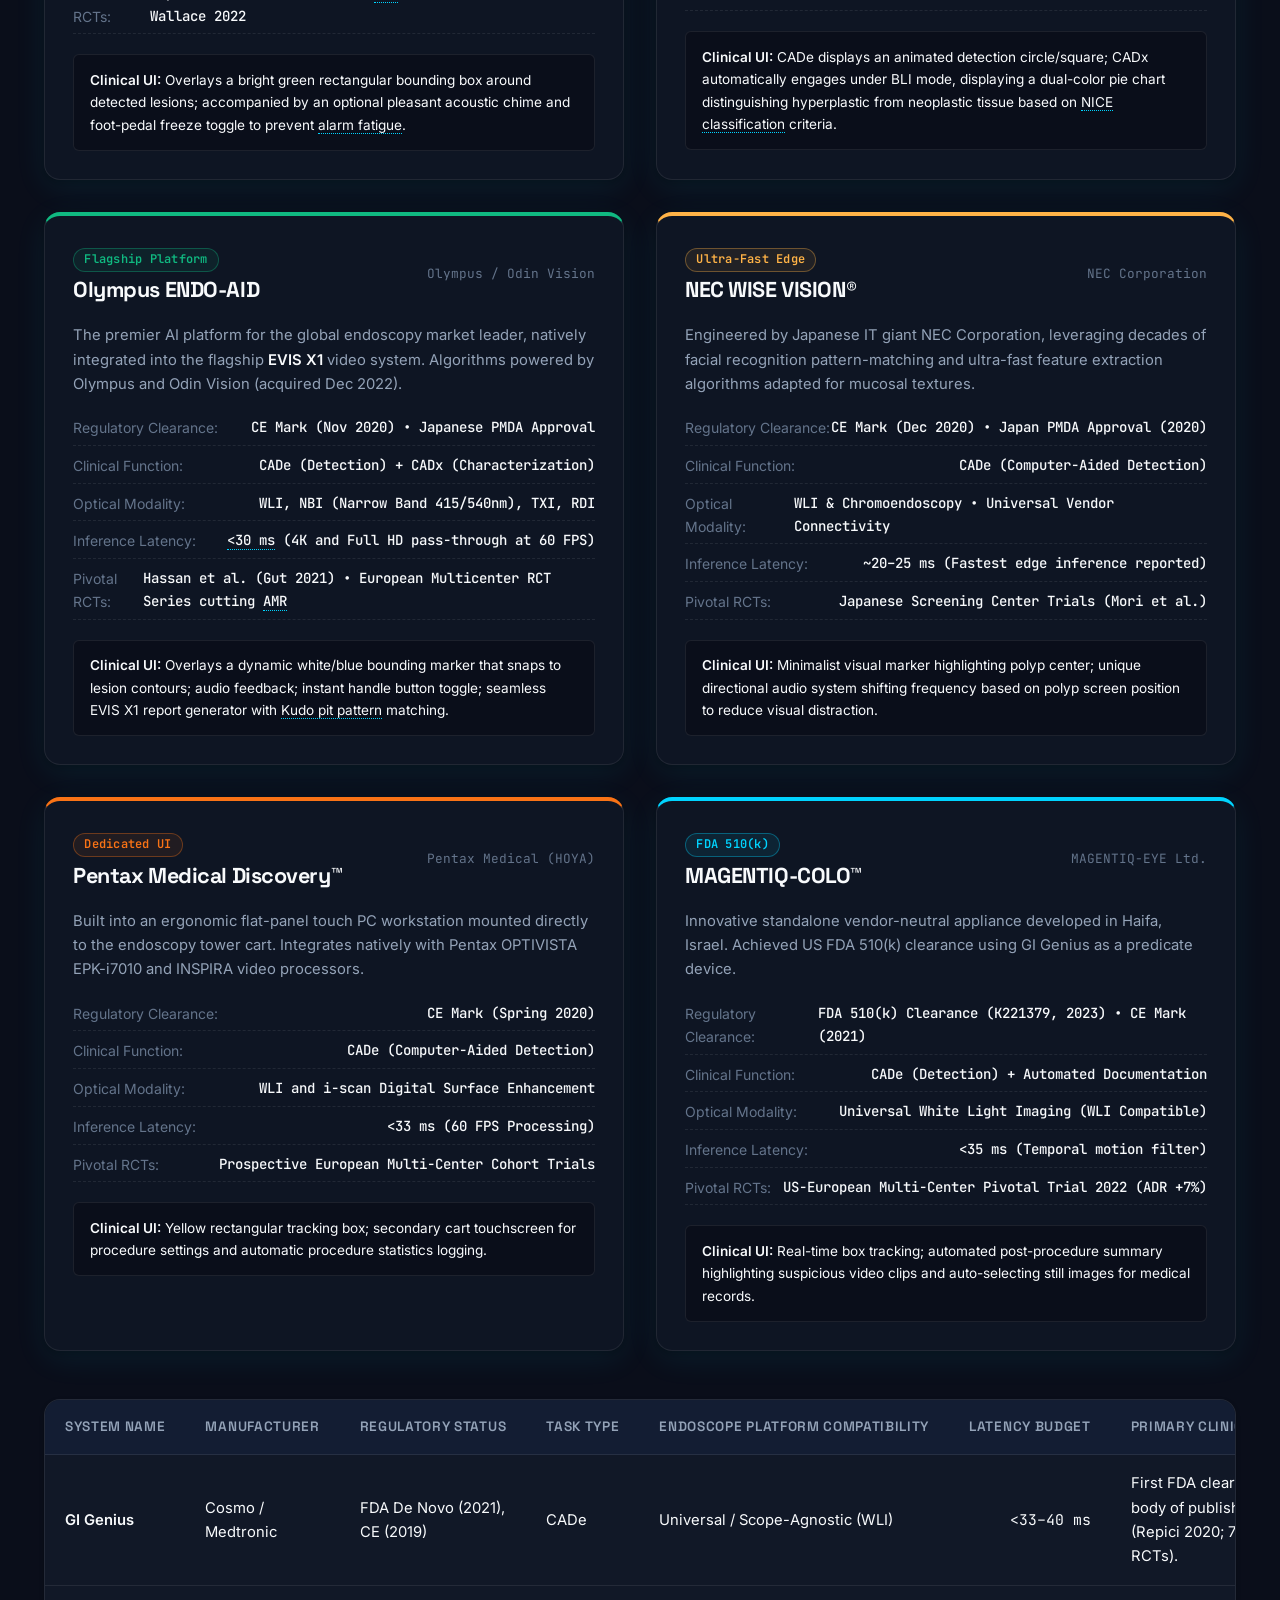
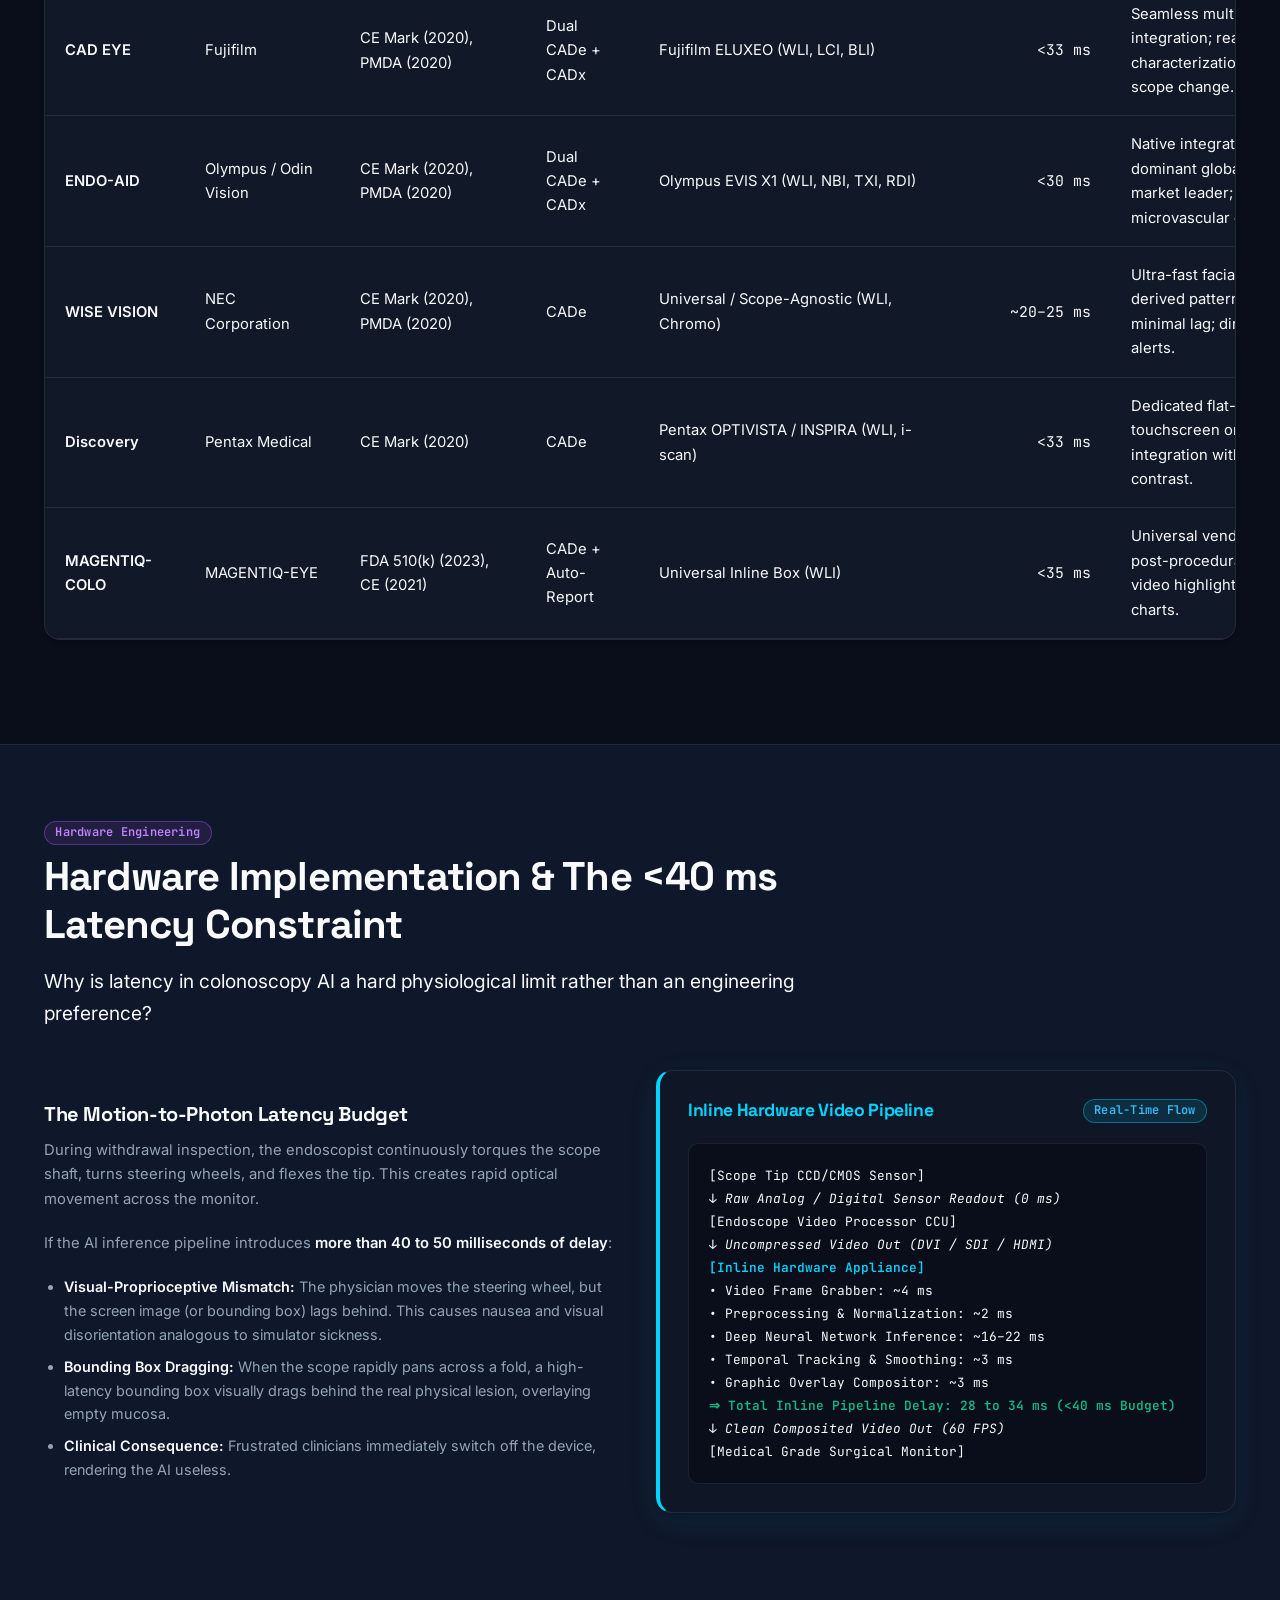
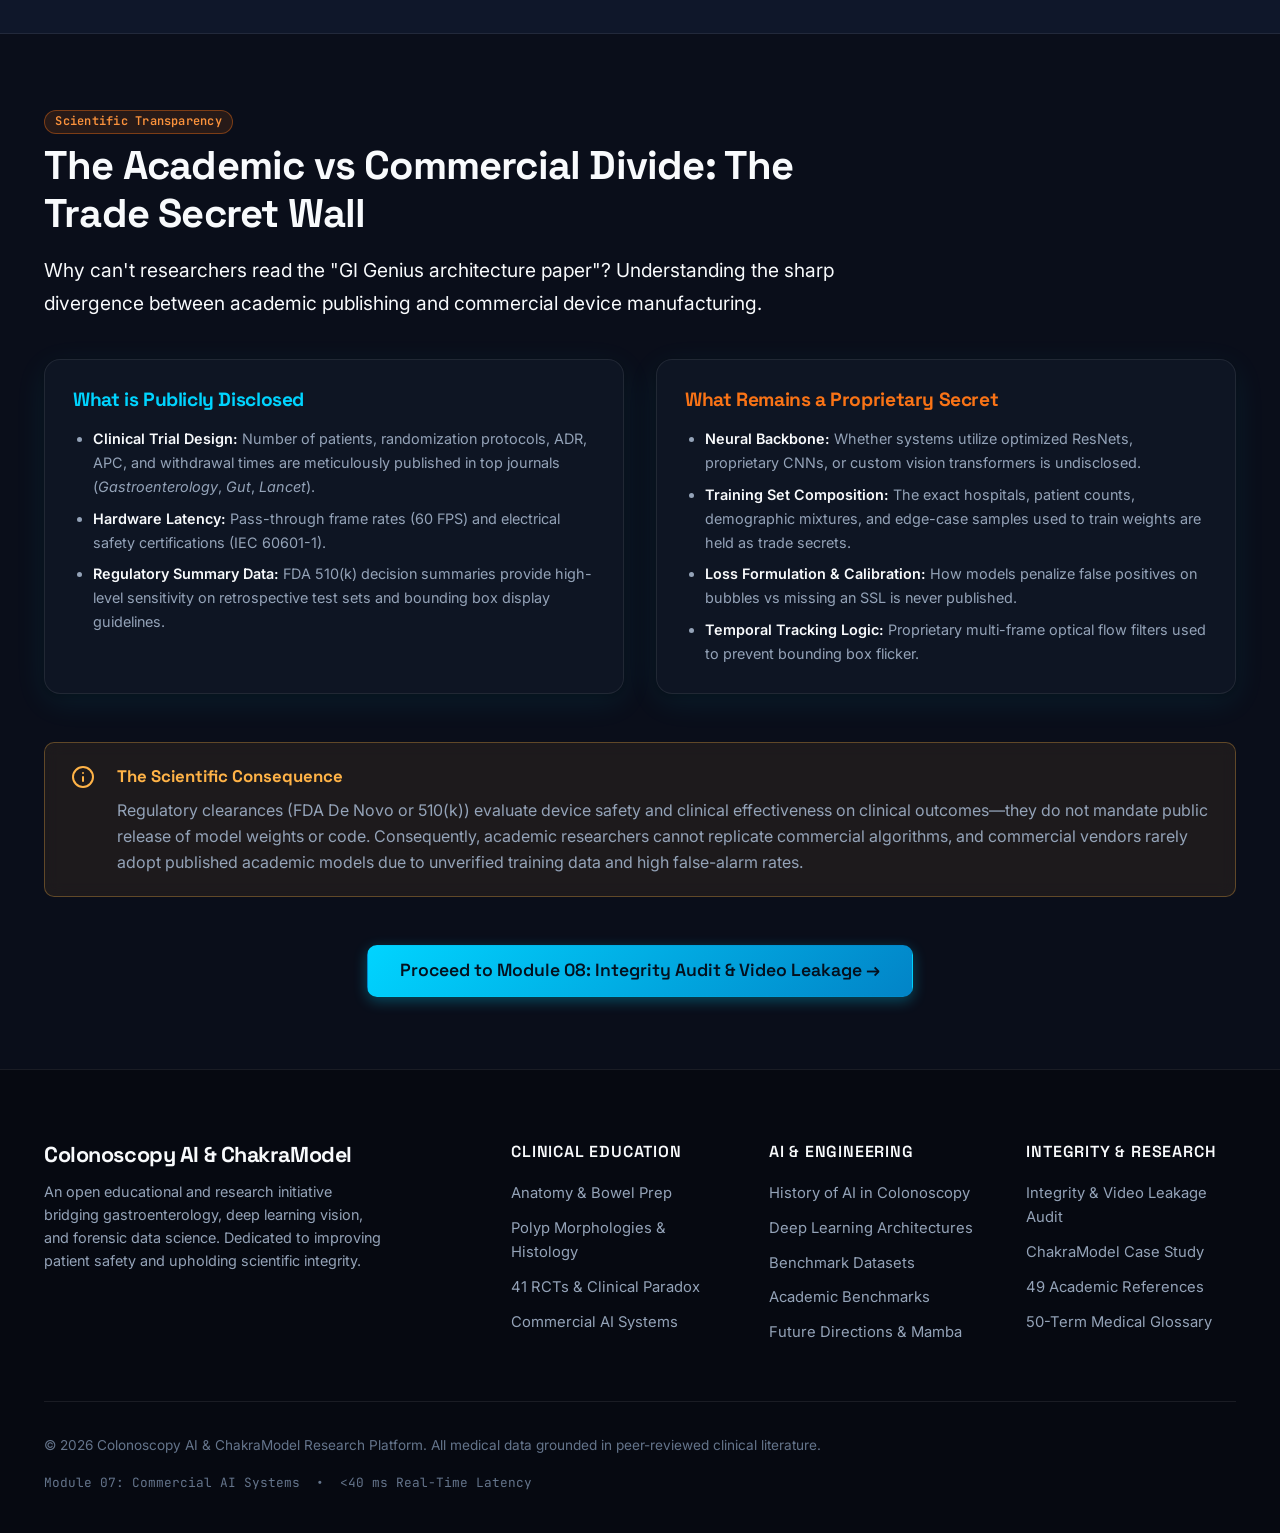
<file: pages/07-clinical-systems.html>
<!DOCTYPE html>
<html lang="en" data-theme="dark">
<head>
  <meta charset="UTF-8">
  <meta name="viewport" content="width=device-width, initial-scale=1.0">
  <meta name="description" content="Commercial CADe & CADx Systems in Colonoscopy: Profiles of Medtronic GI Genius, Fujifilm CAD EYE, Olympus ENDO-AID, NEC WISE VISION, Pentax Discovery, MAGENTIQ-COLO, and Inline Hardware Latency Budgets.">
  <title>Commercial CADe & CADx Clinical Systems | Colonoscopy AI</title>
  <link rel="stylesheet" href="../assets/css/main.css">
  <link rel="preconnect" href="https://fonts.googleapis.com">
  <link rel="preconnect" href="https://fonts.gstatic.com" crossorigin>
</head>
<body>
  <!-- Fixed Scroll Progress Bar -->
  <div id="scroll-progress" aria-hidden="true"></div>

  <!-- Sticky Site Navigation Header -->
  <header class="site-header" role="banner">
    <div class="container nav-container">
      <a href="../index.html" class="brand-logo" aria-label="Colonoscopy AI Home">
        <div class="brand-icon">AI</div>
        <span>Colonoscopy AI</span>
        <span class="brand-badge">Commercial AI</span>
      </a>

      <nav role="navigation" aria-label="Main Navigation">
        <ul class="nav-menu">
          <li><a href="../index.html" class="nav-link">Home</a></li>
          <li><a href="01-what-is-colonoscopy.html" class="nav-link">Anatomy & Prep</a></li>
          <li><a href="02-polyp-types.html" class="nav-link">Polyps & Histology</a></li>
          <li><a href="04-architectures.html" class="nav-link">Architectures</a></li>
          <li><a href="06b-clinical-evidence.html" class="nav-link">Clinical Trials</a></li>
          <li><a href="07-clinical-systems.html" class="nav-link active">Commercial Systems</a></li>
          <li><a href="08-benchmark-integrity.html" class="nav-link">Integrity Audit</a></li>
          <li><a href="09-chakramodel.html" class="nav-link">ChakraModel</a></li>
          <li><a href="12-glossary.html" class="nav-link">Glossary</a></li>
        </ul>
      </nav>

      <div class="nav-actions">
        <button class="theme-toggle-btn" type="button" aria-label="Toggle dark and light theme">
          <svg width="18" height="18" viewBox="0 0 24 24" fill="none" stroke="currentColor" stroke-width="2" stroke-linecap="round" stroke-linejoin="round" aria-hidden="true">
            <circle cx="12" cy="12" r="5"></circle>
            <line x1="12" y1="1" x2="12" y2="3"></line>
            <line x1="12" y1="21" x2="12" y2="23"></line>
            <line x1="4.22" y1="4.22" x2="5.64" y2="5.64"></line>
            <line x1="18.36" y1="18.36" x2="19.78" y2="19.78"></line>
            <line x1="1" y1="12" x2="3" y2="12"></line>
            <line x1="21" y1="12" x2="23" y2="12"></line>
            <line x1="4.22" y1="19.78" x2="5.64" y2="18.36"></line>
            <line x1="18.36" y1="5.64" x2="19.78" y2="4.22"></line>
          </svg>
        </button>
        <button class="hamburger-btn" type="button" aria-label="Open Navigation Menu" aria-expanded="false">
          <svg width="22" height="22" viewBox="0 0 24 24" fill="none" stroke="currentColor" stroke-width="2" stroke-linecap="round" stroke-linejoin="round" aria-hidden="true">
            <line x1="3" y1="12" x2="21" y2="12"></line>
            <line x1="3" y1="6" x2="21" y2="6"></line>
            <line x1="3" y1="18" x2="21" y2="18"></line>
          </svg>
        </button>
      </div>
    </div>
  </header>

  <!-- Mobile Navigation Drawer -->
  <div class="mobile-nav-drawer" role="dialog" aria-modal="true" aria-label="Mobile Navigation">
    <div style="font-family: var(--font-heading); font-size: 0.8rem; text-transform: uppercase; color: var(--color-teal); letter-spacing: 0.08em; margin-bottom: 0.5rem;">Clinical Education</div>
    <a href="../index.html" class="nav-link">00. Home / Portal Overview</a>
    <a href="01-what-is-colonoscopy.html" class="nav-link">01. What is Colonoscopy? Anatomy & Prep</a>
    <a href="02-polyp-types.html" class="nav-link">02. Polyp Types & Morphology</a>
    <a href="06b-clinical-evidence.html" class="nav-link">06b. Clinical Trials & Real-World Evidence</a>
    <a href="07-clinical-systems.html" class="nav-link active">07. Commercial CADe/CADx Systems</a>

    <div style="font-family: var(--font-heading); font-size: 0.8rem; text-transform: uppercase; color: var(--color-purple); letter-spacing: 0.08em; margin: 1.25rem 0 0.5rem;">AI Engineering & Research</div>
    <a href="03-ai-history.html" class="nav-link">03. History of AI in Colonoscopy</a>
    <a href="04-architectures.html" class="nav-link">04. Deep Learning Architectures</a>
    <a href="05-datasets.html" class="nav-link">05. Benchmark Datasets</a>
    <a href="06-benchmarks.html" class="nav-link">06. Academic Benchmarks</a>
    <a href="08-benchmark-integrity.html" class="nav-link">08. Benchmark Integrity Audit</a>
    <a href="09-chakramodel.html" class="nav-link">09. ChakraModel Research Project</a>
    <a href="10-future.html" class="nav-link">10. Future Directions & Open Frontiers</a>

    <div style="font-family: var(--font-heading); font-size: 0.8rem; text-transform: uppercase; color: var(--color-amber); letter-spacing: 0.08em; margin: 1.25rem 0 0.5rem;">Knowledge Resources</div>
    <a href="11-references.html" class="nav-link">11. Scientific References (49 Papers)</a>
    <a href="12-glossary.html" class="nav-link">12. Medical & Technical Glossary (50 Terms)</a>
  </div>

  <main id="main-content">
    <!-- Breadcrumb & Hero -->
    <section class="hero" style="padding: 3.5rem 0 2.5rem;">
      <div class="hero-glow" aria-hidden="true"></div>
      <div class="container hero-content">
        <div style="display: flex; justify-content: center; gap: 0.5rem; margin-bottom: 1rem; font-family: var(--font-mono); font-size: 0.85rem;">
          <a href="../index.html" style="color: var(--text-muted);">Home</a>
          <span style="color: var(--text-muted);">&gt;</span>
          <span style="color: var(--color-teal);">Module 07: Commercial AI Systems</span>
        </div>

        <div class="hero-badge">
          <span class="dot" aria-hidden="true"></span>
          <span>Commercial Technologies &bull; Module 07</span>
        </div>

        <h1 class="hero-title" style="font-size: clamp(2rem, 4vw, 3.25rem);">
          Commercial CADe & CADx Systems:<br>
          <span class="gradient-text">Profiles, Hardware & Clinical Reality</span>
        </h1>

        <p class="hero-subtitle" style="max-width: 820px;">
          In real hospital endoscopy suites, clinicians do not run open-source PyTorch models. 
          Examine the proprietary inline hardware appliances, strict &lt;40 ms video <span class="glossary-term" data-term="inference-latency">latency budgets</span>, 
          and regulatory clearances (FDA De Novo, 510(k), CE Mark, PMDA) of all 6 dominant commercial platforms.
        </p>
      </div>
    </section>

    <!-- Key Concept Alert: Hardware Appliance Architecture -->
    <section class="container" style="margin-top: -1rem; margin-bottom: 2rem;">
      <div class="alert alert-clinical">
        <div class="alert-icon">
          <svg width="24" height="24" viewBox="0 0 24 24" fill="none" stroke="currentColor" stroke-width="2" stroke-linecap="round" stroke-linejoin="round" aria-hidden="true"><rect x="2" y="2" width="20" height="8" rx="2" ry="2"></rect><rect x="2" y="14" width="20" height="8" rx="2" ry="2"></rect><line x1="6" y1="6" x2="6.01" y2="6"></line><line x1="6" y1="18" x2="6.01" y2="18"></line></svg>
        </div>
        <div class="alert-content">
          <div class="alert-title">The Physical Hardware Reality</div>
          <p>
            Commercial endoscopy AI systems exist as <strong>dedicated inline video appliances</strong> positioned between the endoscope Camera Control Unit (CCU) and the primary surgical display monitor. They capture uncompressed video streams via DVI, SDI, or HDMI, execute per-frame convolutional inference coupled with temporal tracking, and overlay bounding boxes onto the live feed under a <strong>strict real-time <span class="glossary-term" data-term="inference-latency">latency budget</span> of &lt;40 ms</strong>.
          </p>
        </div>
      </div>
    </section>

    <!-- Section 1: In-Depth Profiles of All 6 Commercial Systems -->
    <section class="section">
      <div class="container">
        <div style="max-width: 800px; margin-bottom: 2.5rem;">
          <span class="badge badge-clinical">System Profiles</span>
          <h2 style="margin-top: 0.5rem;">The Six Commercial Platforms in Clinical Use</h2>
          <p class="lead">
            Detailed clinical profiles, regulatory clearances, optical integrations, and trial evidence for each commercial device operating in hospitals worldwide.
          </p>
        </div>

        <div class="grid grid-2" style="gap: 2rem; margin-bottom: 3rem;">
          <!-- 1. Medtronic GI Genius -->
          <article class="card card-glass" style="border-top: 4px solid var(--color-teal);">
            <div class="card-header">
              <div>
                <span class="badge badge-teal">Market Leader</span>
                <h3 style="font-size: 1.35rem; margin-top: 0.35rem; margin-bottom: 0;">Medtronic GI Genius&trade;</h3>
              </div>
              <span style="font-family: var(--font-mono); font-size: 0.8rem; color: var(--text-muted);">Cosmo / Medtronic</span>
            </div>

            <p style="font-size: 0.925rem; margin-top: 0.75rem;">
              Developed by Cosmo Pharmaceuticals (AI Medical Devices division, Italy) and commercialized globally by Medtronic. The historic first AI system to achieve US FDA clearance.
            </p>

            <ul style="list-style: none; display: flex; flex-direction: column; gap: 0.5rem; font-size: 0.875rem; margin: 1.25rem 0;">
              <li class="dataset-meta-item">
                <span class="dataset-meta-label">Regulatory Clearance:</span>
                <span class="dataset-meta-val">FDA De Novo (DEN200055, Apr 2021) &bull; CE Mark (Oct 2019)</span>
              </li>
              <li class="dataset-meta-item">
                <span class="dataset-meta-label">Clinical Function:</span>
                <span class="dataset-meta-val">CADe (Computer-Aided Detection)</span>
              </li>
              <li class="dataset-meta-item">
                <span class="dataset-meta-label">Optical Modality:</span>
                <span class="dataset-meta-val">White Light Imaging (WLI) &bull; Scope-Agnostic Inline Box</span>
              </li>
              <li class="dataset-meta-item">
                <span class="dataset-meta-label">Inference Latency:</span>
                <span class="dataset-meta-val"><span class="glossary-term" data-term="inference-latency">&lt;33 ms</span> (60 FPS Native Pass-Through)</span>
              </li>
              <li class="dataset-meta-item">
                <span class="dataset-meta-label">Pivotal RCTs:</span>
                <span class="dataset-meta-val">Repici et al. (Gastro 2020: <span class="glossary-term" data-term="adr">ADR</span> 54.8% vs 40.4%) &bull; Wallace 2022</span>
              </li>
            </ul>

            <div style="background: var(--bg-primary); padding: 0.85rem 1rem; border-radius: var(--radius-sm); border: 1px solid var(--border-subtle); font-size: 0.85rem;">
              <strong>Clinical UI:</strong> Overlays a bright green rectangular bounding box around detected lesions; accompanied by an optional pleasant acoustic chime and foot-pedal freeze toggle to prevent <span class="glossary-term" data-term="alarm-fatigue">alarm fatigue</span>.
            </div>
          </article>

          <!-- 2. Fujifilm CAD EYE -->
          <article class="card card-glass" style="border-top: 4px solid var(--color-purple);">
            <div class="card-header">
              <div>
                <span class="badge badge-purple">Dual Modality</span>
                <h3 style="font-size: 1.35rem; margin-top: 0.35rem; margin-bottom: 0;">Fujifilm CAD EYE&trade;</h3>
              </div>
              <span style="font-family: var(--font-mono); font-size: 0.8rem; color: var(--text-muted);">Fujifilm Corporation</span>
            </div>

            <p style="font-size: 0.925rem; margin-top: 0.75rem;">
              Tightly integrated into Fujifilm’s ELUXEO 7000/8000 endoscopy tower via the EX-1 expansion unit. Seamlessly unifies detection and characterization without scope changes.
            </p>

            <ul style="list-style: none; display: flex; flex-direction: column; gap: 0.5rem; font-size: 0.875rem; margin: 1.25rem 0;">
              <li class="dataset-meta-item">
                <span class="dataset-meta-label">Regulatory Clearance:</span>
                <span class="dataset-meta-val">CE Mark (Feb 2020) &bull; Japan PMDA Approval (2020)</span>
              </li>
              <li class="dataset-meta-item">
                <span class="dataset-meta-label">Clinical Function:</span>
                <span class="dataset-meta-val">Dual CADe (Detection) + CADx (Characterization)</span>
              </li>
              <li class="dataset-meta-item">
                <span class="dataset-meta-label">Optical Modality:</span>
                <span class="dataset-meta-val">WLI, LCI (Linked Color Imaging), BLI (Blue Light Imaging)</span>
              </li>
              <li class="dataset-meta-item">
                <span class="dataset-meta-label">Inference Latency:</span>
                <span class="dataset-meta-val"><span class="glossary-term" data-term="inference-latency">&lt;33 ms</span> (Real-time multi-light processing)</span>
              </li>
              <li class="dataset-meta-item">
                <span class="dataset-meta-label">Pivotal RCTs:</span>
                <span class="dataset-meta-val">Neumann et al. (Endoscopy) &bull; Japanese Multicenter BLI Trials</span>
              </li>
            </ul>

            <div style="background: var(--bg-primary); padding: 0.85rem 1rem; border-radius: var(--radius-sm); border: 1px solid var(--border-subtle); font-size: 0.85rem;">
              <strong>Clinical UI:</strong> CADe displays an animated detection circle/square; CADx automatically engages under BLI mode, displaying a dual-color pie chart distinguishing hyperplastic from neoplastic tissue based on <span class="glossary-term" data-term="nice-classification">NICE classification</span> criteria.
            </div>
          </article>

          <!-- 3. Olympus ENDO-AID -->
          <article class="card card-glass" style="border-top: 4px solid var(--color-emerald);">
            <div class="card-header">
              <div>
                <span class="badge badge-emerald">Flagship Platform</span>
                <h3 style="font-size: 1.35rem; margin-top: 0.35rem; margin-bottom: 0;">Olympus ENDO-AID</h3>
              </div>
              <span style="font-family: var(--font-mono); font-size: 0.8rem; color: var(--text-muted);">Olympus / Odin Vision</span>
            </div>

            <p style="font-size: 0.925rem; margin-top: 0.75rem;">
              The premier AI platform for the global endoscopy market leader, natively integrated into the flagship <strong>EVIS X1</strong> video system. Algorithms powered by Olympus and Odin Vision (acquired Dec 2022).
            </p>

            <ul style="list-style: none; display: flex; flex-direction: column; gap: 0.5rem; font-size: 0.875rem; margin: 1.25rem 0;">
              <li class="dataset-meta-item">
                <span class="dataset-meta-label">Regulatory Clearance:</span>
                <span class="dataset-meta-val">CE Mark (Nov 2020) &bull; Japanese PMDA Approval</span>
              </li>
              <li class="dataset-meta-item">
                <span class="dataset-meta-label">Clinical Function:</span>
                <span class="dataset-meta-val">CADe (Detection) + CADx (Characterization)</span>
              </li>
              <li class="dataset-meta-item">
                <span class="dataset-meta-label">Optical Modality:</span>
                <span class="dataset-meta-val">WLI, NBI (Narrow Band 415/540nm), TXI, RDI</span>
              </li>
              <li class="dataset-meta-item">
                <span class="dataset-meta-label">Inference Latency:</span>
                <span class="dataset-meta-val"><span class="glossary-term" data-term="inference-latency">&lt;30 ms</span> (4K and Full HD pass-through at 60 FPS)</span>
              </li>
              <li class="dataset-meta-item">
                <span class="dataset-meta-label">Pivotal RCTs:</span>
                <span class="dataset-meta-val">Hassan et al. (Gut 2021) &bull; European Multicenter RCT Series cutting <span class="glossary-term" data-term="amr">AMR</span></span>
              </li>
            </ul>

            <div style="background: var(--bg-primary); padding: 0.85rem 1rem; border-radius: var(--radius-sm); border: 1px solid var(--border-subtle); font-size: 0.85rem;">
              <strong>Clinical UI:</strong> Overlays a dynamic white/blue bounding marker that snaps to lesion contours; audio feedback; instant handle button toggle; seamless EVIS X1 report generator with <span class="glossary-term" data-term="kudo-pit-pattern">Kudo pit pattern</span> matching.
            </div>
          </article>

          <!-- 4. NEC WISE VISION -->
          <article class="card card-glass" style="border-top: 4px solid var(--color-amber);">
            <div class="card-header">
              <div>
                <span class="badge badge-amber">Ultra-Fast Edge</span>
                <h3 style="font-size: 1.35rem; margin-top: 0.35rem; margin-bottom: 0;">NEC WISE VISION&reg;</h3>
              </div>
              <span style="font-family: var(--font-mono); font-size: 0.8rem; color: var(--text-muted);">NEC Corporation</span>
            </div>

            <p style="font-size: 0.925rem; margin-top: 0.75rem;">
              Engineered by Japanese IT giant NEC Corporation, leveraging decades of facial recognition pattern-matching and ultra-fast feature extraction algorithms adapted for mucosal textures.
            </p>

            <ul style="list-style: none; display: flex; flex-direction: column; gap: 0.5rem; font-size: 0.875rem; margin: 1.25rem 0;">
              <li class="dataset-meta-item">
                <span class="dataset-meta-label">Regulatory Clearance:</span>
                <span class="dataset-meta-val">CE Mark (Dec 2020) &bull; Japan PMDA Approval (2020)</span>
              </li>
              <li class="dataset-meta-item">
                <span class="dataset-meta-label">Clinical Function:</span>
                <span class="dataset-meta-val">CADe (Computer-Aided Detection)</span>
              </li>
              <li class="dataset-meta-item">
                <span class="dataset-meta-label">Optical Modality:</span>
                <span class="dataset-meta-val">WLI & Chromoendoscopy &bull; Universal Vendor Connectivity</span>
              </li>
              <li class="dataset-meta-item">
                <span class="dataset-meta-label">Inference Latency:</span>
                <span class="dataset-meta-val">~20–25 ms (Fastest edge inference reported)</span>
              </li>
              <li class="dataset-meta-item">
                <span class="dataset-meta-label">Pivotal RCTs:</span>
                <span class="dataset-meta-val">Japanese Screening Center Trials (Mori et al.)</span>
              </li>
            </ul>

            <div style="background: var(--bg-primary); padding: 0.85rem 1rem; border-radius: var(--radius-sm); border: 1px solid var(--border-subtle); font-size: 0.85rem;">
              <strong>Clinical UI:</strong> Minimalist visual marker highlighting polyp center; unique directional audio system shifting frequency based on polyp screen position to reduce visual distraction.
            </div>
          </article>

          <!-- 5. Pentax Medical Discovery -->
          <article class="card card-glass" style="border-top: 4px solid var(--color-coral);">
            <div class="card-header">
              <div>
                <span class="badge badge-coral">Dedicated UI</span>
                <h3 style="font-size: 1.35rem; margin-top: 0.35rem; margin-bottom: 0;">Pentax Medical Discovery&trade;</h3>
              </div>
              <span style="font-family: var(--font-mono); font-size: 0.8rem; color: var(--text-muted);">Pentax Medical (HOYA)</span>
            </div>

            <p style="font-size: 0.925rem; margin-top: 0.75rem;">
              Built into an ergonomic flat-panel touch PC workstation mounted directly to the endoscopy tower cart. Integrates natively with Pentax OPTIVISTA EPK-i7010 and INSPIRA video processors.
            </p>

            <ul style="list-style: none; display: flex; flex-direction: column; gap: 0.5rem; font-size: 0.875rem; margin: 1.25rem 0;">
              <li class="dataset-meta-item">
                <span class="dataset-meta-label">Regulatory Clearance:</span>
                <span class="dataset-meta-val">CE Mark (Spring 2020)</span>
              </li>
              <li class="dataset-meta-item">
                <span class="dataset-meta-label">Clinical Function:</span>
                <span class="dataset-meta-val">CADe (Computer-Aided Detection)</span>
              </li>
              <li class="dataset-meta-item">
                <span class="dataset-meta-label">Optical Modality:</span>
                <span class="dataset-meta-val">WLI and i-scan Digital Surface Enhancement</span>
              </li>
              <li class="dataset-meta-item">
                <span class="dataset-meta-label">Inference Latency:</span>
                <span class="dataset-meta-val">&lt;33 ms (60 FPS Processing)</span>
              </li>
              <li class="dataset-meta-item">
                <span class="dataset-meta-label">Pivotal RCTs:</span>
                <span class="dataset-meta-val">Prospective European Multi-Center Cohort Trials</span>
              </li>
            </ul>

            <div style="background: var(--bg-primary); padding: 0.85rem 1rem; border-radius: var(--radius-sm); border: 1px solid var(--border-subtle); font-size: 0.85rem;">
              <strong>Clinical UI:</strong> Yellow rectangular tracking box; secondary cart touchscreen for procedure settings and automatic procedure statistics logging.
            </div>
          </article>

          <!-- 6. MAGENTIQ-COLO -->
          <article class="card card-glass" style="border-top: 4px solid var(--color-teal);">
            <div class="card-header">
              <div>
                <span class="badge badge-teal">FDA 510(k)</span>
                <h3 style="font-size: 1.35rem; margin-top: 0.35rem; margin-bottom: 0;">MAGENTIQ-COLO&trade;</h3>
              </div>
              <span style="font-family: var(--font-mono); font-size: 0.8rem; color: var(--text-muted);">MAGENTIQ-EYE Ltd.</span>
            </div>

            <p style="font-size: 0.925rem; margin-top: 0.75rem;">
              Innovative standalone vendor-neutral appliance developed in Haifa, Israel. Achieved US FDA 510(k) clearance using GI Genius as a predicate device.
            </p>

            <ul style="list-style: none; display: flex; flex-direction: column; gap: 0.5rem; font-size: 0.875rem; margin: 1.25rem 0;">
              <li class="dataset-meta-item">
                <span class="dataset-meta-label">Regulatory Clearance:</span>
                <span class="dataset-meta-val">FDA 510(k) Clearance (K221379, 2023) &bull; CE Mark (2021)</span>
              </li>
              <li class="dataset-meta-item">
                <span class="dataset-meta-label">Clinical Function:</span>
                <span class="dataset-meta-val">CADe (Detection) + Automated Documentation</span>
              </li>
              <li class="dataset-meta-item">
                <span class="dataset-meta-label">Optical Modality:</span>
                <span class="dataset-meta-val">Universal White Light Imaging (WLI Compatible)</span>
              </li>
              <li class="dataset-meta-item">
                <span class="dataset-meta-label">Inference Latency:</span>
                <span class="dataset-meta-val">&lt;35 ms (Temporal motion filter)</span>
              </li>
              <li class="dataset-meta-item">
                <span class="dataset-meta-label">Pivotal RCTs:</span>
                <span class="dataset-meta-val">US-European Multi-Center Pivotal Trial 2022 (ADR +7%)</span>
              </li>
            </ul>

            <div style="background: var(--bg-primary); padding: 0.85rem 1rem; border-radius: var(--radius-sm); border: 1px solid var(--border-subtle); font-size: 0.85rem;">
              <strong>Clinical UI:</strong> Real-time box tracking; automated post-procedure summary highlighting suspicious video clips and auto-selecting still images for medical records.
            </div>
          </article>
        </div>

        <!-- Master Cross-System Comparison Matrix Table -->
        <div class="table-container">
          <table class="data-table">
            <thead>
              <tr>
                <th>System Name</th>
                <th>Manufacturer</th>
                <th>Regulatory Status</th>
                <th>Task Type</th>
                <th>Endoscope Platform Compatibility</th>
                <th>Latency Budget</th>
                <th>Primary Clinical Strengths</th>
              </tr>
            </thead>
            <tbody>
              <tr>
                <td><strong>GI Genius</strong></td>
                <td>Cosmo / Medtronic</td>
                <td>FDA De Novo (2021), CE (2019)</td>
                <td>CADe</td>
                <td>Universal / Scope-Agnostic (WLI)</td>
                <td class="numeric">&lt;33–40 ms</td>
                <td>First FDA clearance; largest body of published RCT data (Repici 2020; 7 dedicated RCTs).</td>
              </tr>
              <tr>
                <td><strong>CAD EYE</strong></td>
                <td>Fujifilm</td>
                <td>CE Mark (2020), PMDA (2020)</td>
                <td>Dual CADe + CADx</td>
                <td>Fujifilm ELUXEO (WLI, LCI, BLI)</td>
                <td class="numeric">&lt;33 ms</td>
                <td>Seamless multi-light integration; real-time characterization without scope change.</td>
              </tr>
              <tr>
                <td><strong>ENDO-AID</strong></td>
                <td>Olympus / Odin Vision</td>
                <td>CE Mark (2020), PMDA (2020)</td>
                <td>Dual CADe + CADx</td>
                <td>Olympus EVIS X1 (WLI, NBI, TXI, RDI)</td>
                <td class="numeric">&lt;30 ms</td>
                <td>Native integration with dominant global endoscope market leader; NBI microvascular clarity.</td>
              </tr>
              <tr>
                <td><strong>WISE VISION</strong></td>
                <td>NEC Corporation</td>
                <td>CE Mark (2020), PMDA (2020)</td>
                <td>CADe</td>
                <td>Universal / Scope-Agnostic (WLI, Chromo)</td>
                <td class="numeric">~20–25 ms</td>
                <td>Ultra-fast facial recognition-derived pattern matching; minimal lag; directional sound alerts.</td>
              </tr>
              <tr>
                <td><strong>Discovery</strong></td>
                <td>Pentax Medical</td>
                <td>CE Mark (2020)</td>
                <td>CADe</td>
                <td>Pentax OPTIVISTA / INSPIRA (WLI, i-scan)</td>
                <td class="numeric">&lt;33 ms</td>
                <td>Dedicated flat-panel touchscreen on cart; deep integration with i-scan surface contrast.</td>
              </tr>
              <tr>
                <td><strong>MAGENTIQ-COLO</strong></td>
                <td>MAGENTIQ-EYE</td>
                <td>FDA 510(k) (2023), CE (2021)</td>
                <td>CADe + Auto-Report</td>
                <td>Universal Inline Box (WLI)</td>
                <td class="numeric">&lt;35 ms</td>
                <td>Universal vendor neutrality; post-procedural automated video highlights for medical charts.</td>
              </tr>
            </tbody>
          </table>
        </div>
      </div>
    </section>

    <!-- Section 2: Hardware Architecture & Latency Constraints -->
    <section class="section" style="background: var(--bg-secondary); border-top: 1px solid var(--border-subtle); border-bottom: 1px solid var(--border-subtle);">
      <div class="container">
        <div style="max-width: 800px; margin-bottom: 2.5rem;">
          <span class="badge badge-arch">Hardware Engineering</span>
          <h2 style="margin-top: 0.5rem;">Hardware Implementation & The &lt;40 ms Latency Constraint</h2>
          <p class="lead">
            Why is latency in colonoscopy AI a hard physiological limit rather than an engineering preference?
          </p>
        </div>

        <div class="grid grid-2" style="gap: 2rem; margin-bottom: 3rem; align-items: center;">
          <div>
            <h3 style="margin-top: 0; font-size: 1.25rem;">The Motion-to-Photon Latency Budget</h3>
            <p style="font-size: 0.925rem;">
              During withdrawal inspection, the endoscopist continuously torques the scope shaft, turns steering wheels, and flexes the tip. This creates rapid optical movement across the monitor.
            </p>
            <p style="font-size: 0.925rem;">
              If the AI inference pipeline introduces <strong>more than 40 to 50 milliseconds of delay</strong>:
            </p>
            <ul style="font-size: 0.9rem; list-style: disc; margin-left: 1.25rem; color: var(--text-secondary); display: flex; flex-direction: column; gap: 0.5rem;">
              <li><strong>Visual-Proprioceptive Mismatch:</strong> The physician moves the steering wheel, but the screen image (or bounding box) lags behind. This causes nausea and visual disorientation analogous to simulator sickness.</li>
              <li><strong>Bounding Box Dragging:</strong> When the scope rapidly pans across a fold, a high-latency bounding box visually drags behind the real physical lesion, overlaying empty mucosa.</li>
              <li><strong>Clinical Consequence:</strong> Frustrated clinicians immediately switch off the device, rendering the AI useless.</li>
            </ul>
          </div>

          <!-- Video Pipeline Schematic -->
          <div class="card card-glass" style="border-left: 4px solid var(--color-teal);">
            <div class="card-header">
              <h4 style="margin: 0; font-size: 1.1rem; color: var(--color-teal);">Inline Hardware Video Pipeline</h4>
              <span class="badge badge-metric">Real-Time Flow</span>
            </div>

            <div style="font-family: var(--font-mono); font-size: 0.8rem; background: var(--bg-primary); padding: 1.25rem; border-radius: var(--radius-md); border: 1px solid var(--border-subtle); line-height: 1.8;">
              [Scope Tip CCD/CMOS Sensor]<br>
              &darr; <em>Raw Analog / Digital Sensor Readout (0 ms)</em><br>
              [Endoscope Video Processor CCU]<br>
              &darr; <em>Uncompressed Video Out (DVI / SDI / HDMI)</em><br>
              <strong style="color: var(--color-teal);">[Inline Hardware Appliance]</strong><br>
              &bull; Video Frame Grabber: ~4 ms<br>
              &bull; Preprocessing & Normalization: ~2 ms<br>
              &bull; Deep Neural Network Inference: ~16–22 ms<br>
              &bull; Temporal Tracking & Smoothing: ~3 ms<br>
              &bull; Graphic Overlay Compositor: ~3 ms<br>
              <span style="color: var(--color-emerald); font-weight: 600;">&rArr; Total Inline Pipeline Delay: 28 to 34 ms (&lt;40 ms Budget)</span><br>
              &darr; <em>Clean Composited Video Out (60 FPS)</em><br>
              [Medical Grade Surgical Monitor]
            </div>
          </div>
        </div>
      </div>
    </section>

    <!-- Section 3: The Trade Secret Wall vs Academic Research -->
    <section class="section">
      <div class="container">
        <div style="max-width: 800px; margin-bottom: 2.5rem;">
          <span class="badge badge-integrity">Scientific Transparency</span>
          <h2 style="margin-top: 0.5rem;">The Academic vs Commercial Divide: The Trade Secret Wall</h2>
          <p class="lead">
            Why can't researchers read the "GI Genius architecture paper"? Understanding the sharp divergence between academic publishing and commercial device manufacturing.
          </p>
        </div>

        <div class="grid grid-2" style="gap: 2rem; margin-bottom: 3rem;">
          <div class="card card-glass">
            <h3 style="margin-top: 0; font-size: 1.2rem; color: var(--color-teal);">What is Publicly Disclosed</h3>
            <ul style="font-size: 0.9rem; list-style: disc; margin-left: 1.25rem; color: var(--text-secondary); display: flex; flex-direction: column; gap: 0.5rem; margin-top: 1rem;">
              <li><strong>Clinical Trial Design:</strong> Number of patients, randomization protocols, ADR, APC, and withdrawal times are meticulously published in top journals (<em>Gastroenterology</em>, <em>Gut</em>, <em>Lancet</em>).</li>
              <li><strong>Hardware Latency:</strong> Pass-through frame rates (60 FPS) and electrical safety certifications (IEC 60601-1).</li>
              <li><strong>Regulatory Summary Data:</strong> FDA 510(k) decision summaries provide high-level sensitivity on retrospective test sets and bounding box display guidelines.</li>
            </ul>
          </div>

          <div class="card card-glass">
            <h3 style="margin-top: 0; font-size: 1.2rem; color: var(--color-coral);">What Remains a Proprietary Secret</h3>
            <ul style="font-size: 0.9rem; list-style: disc; margin-left: 1.25rem; color: var(--text-secondary); display: flex; flex-direction: column; gap: 0.5rem; margin-top: 1rem;">
              <li><strong>Neural Backbone:</strong> Whether systems utilize optimized ResNets, proprietary CNNs, or custom vision transformers is undisclosed.</li>
              <li><strong>Training Set Composition:</strong> The exact hospitals, patient counts, demographic mixtures, and edge-case samples used to train weights are held as trade secrets.</li>
              <li><strong>Loss Formulation & Calibration:</strong> How models penalize false positives on bubbles vs missing an SSL is never published.</li>
              <li><strong>Temporal Tracking Logic:</strong> Proprietary multi-frame optical flow filters used to prevent bounding box flicker.</li>
            </ul>
          </div>
        </div>

        <div class="alert alert-technical">
          <div class="alert-icon">
            <svg width="24" height="24" viewBox="0 0 24 24" fill="none" stroke="currentColor" stroke-width="2" stroke-linecap="round" stroke-linejoin="round" aria-hidden="true"><circle cx="12" cy="12" r="10"></circle><line x1="12" y1="16" x2="12" y2="12"></line><line x1="12" y1="8" x2="12.01" y2="8"></line></svg>
          </div>
          <div class="alert-content">
            <div class="alert-title">The Scientific Consequence</div>
            <p>
              Regulatory clearances (FDA De Novo or 510(k)) evaluate device safety and clinical effectiveness on clinical outcomes—they do not mandate public release of model weights or code. Consequently, academic researchers cannot replicate commercial algorithms, and commercial vendors rarely adopt published academic models due to unverified training data and high false-alarm rates.
            </p>
          </div>
        </div>

        <div style="text-align: center; margin-top: 3rem;">
          <a href="08-benchmark-integrity.html" class="btn btn-primary btn-lg">
            Proceed to Module 08: Integrity Audit & Video Leakage &rarr;
          </a>
        </div>
      </div>
    </section>
  </main>

  <!-- Global Site Footer -->
  <footer class="site-footer" role="contentinfo">
    <div class="container">
      <div class="footer-grid">
        <div class="footer-brand">
          <h4>Colonoscopy AI & ChakraModel</h4>
          <p>
            An open educational and research initiative bridging gastroenterology, deep learning vision, and forensic data science. Dedicated to improving patient safety and upholding scientific integrity.
          </p>
        </div>

        <div class="footer-col">
          <h5>Clinical Education</h5>
          <ul class="footer-links">
            <li><a href="01-what-is-colonoscopy.html">Anatomy & Bowel Prep</a></li>
            <li><a href="02-polyp-types.html">Polyp Morphologies & Histology</a></li>
            <li><a href="06b-clinical-evidence.html">41 RCTs & Clinical Paradox</a></li>
            <li><a href="07-clinical-systems.html">Commercial AI Systems</a></li>
          </ul>
        </div>

        <div class="footer-col">
          <h5>AI & Engineering</h5>
          <ul class="footer-links">
            <li><a href="03-ai-history.html">History of AI in Colonoscopy</a></li>
            <li><a href="04-architectures.html">Deep Learning Architectures</a></li>
            <li><a href="05-datasets.html">Benchmark Datasets</a></li>
            <li><a href="06-benchmarks.html">Academic Benchmarks</a></li>
            <li><a href="10-future.html">Future Directions & Mamba</a></li>
          </ul>
        </div>

        <div class="footer-col">
          <h5>Integrity & Research</h5>
          <ul class="footer-links">
            <li><a href="08-benchmark-integrity.html">Integrity & Video Leakage Audit</a></li>
            <li><a href="09-chakramodel.html">ChakraModel Case Study</a></li>
            <li><a href="11-references.html">49 Academic References</a></li>
            <li><a href="12-glossary.html">50-Term Medical Glossary</a></li>
          </ul>
        </div>
      </div>

      <div class="footer-bottom">
        <div>
          &copy; 2026 Colonoscopy AI & ChakraModel Research Platform. All medical data grounded in peer-reviewed clinical literature.
        </div>
        <div class="flex gap-md" style="font-family: var(--font-mono); font-size: 0.8rem;">
          <span>Module 07: Commercial AI Systems</span>
          <span>&bull;</span>
          <span>&lt;40 ms Real-Time Latency</span>
        </div>
      </div>
    </div>
  </footer>

  <!-- Scripts -->
  <script src="../assets/js/main.js"></script>
</body>
</html>
</file>
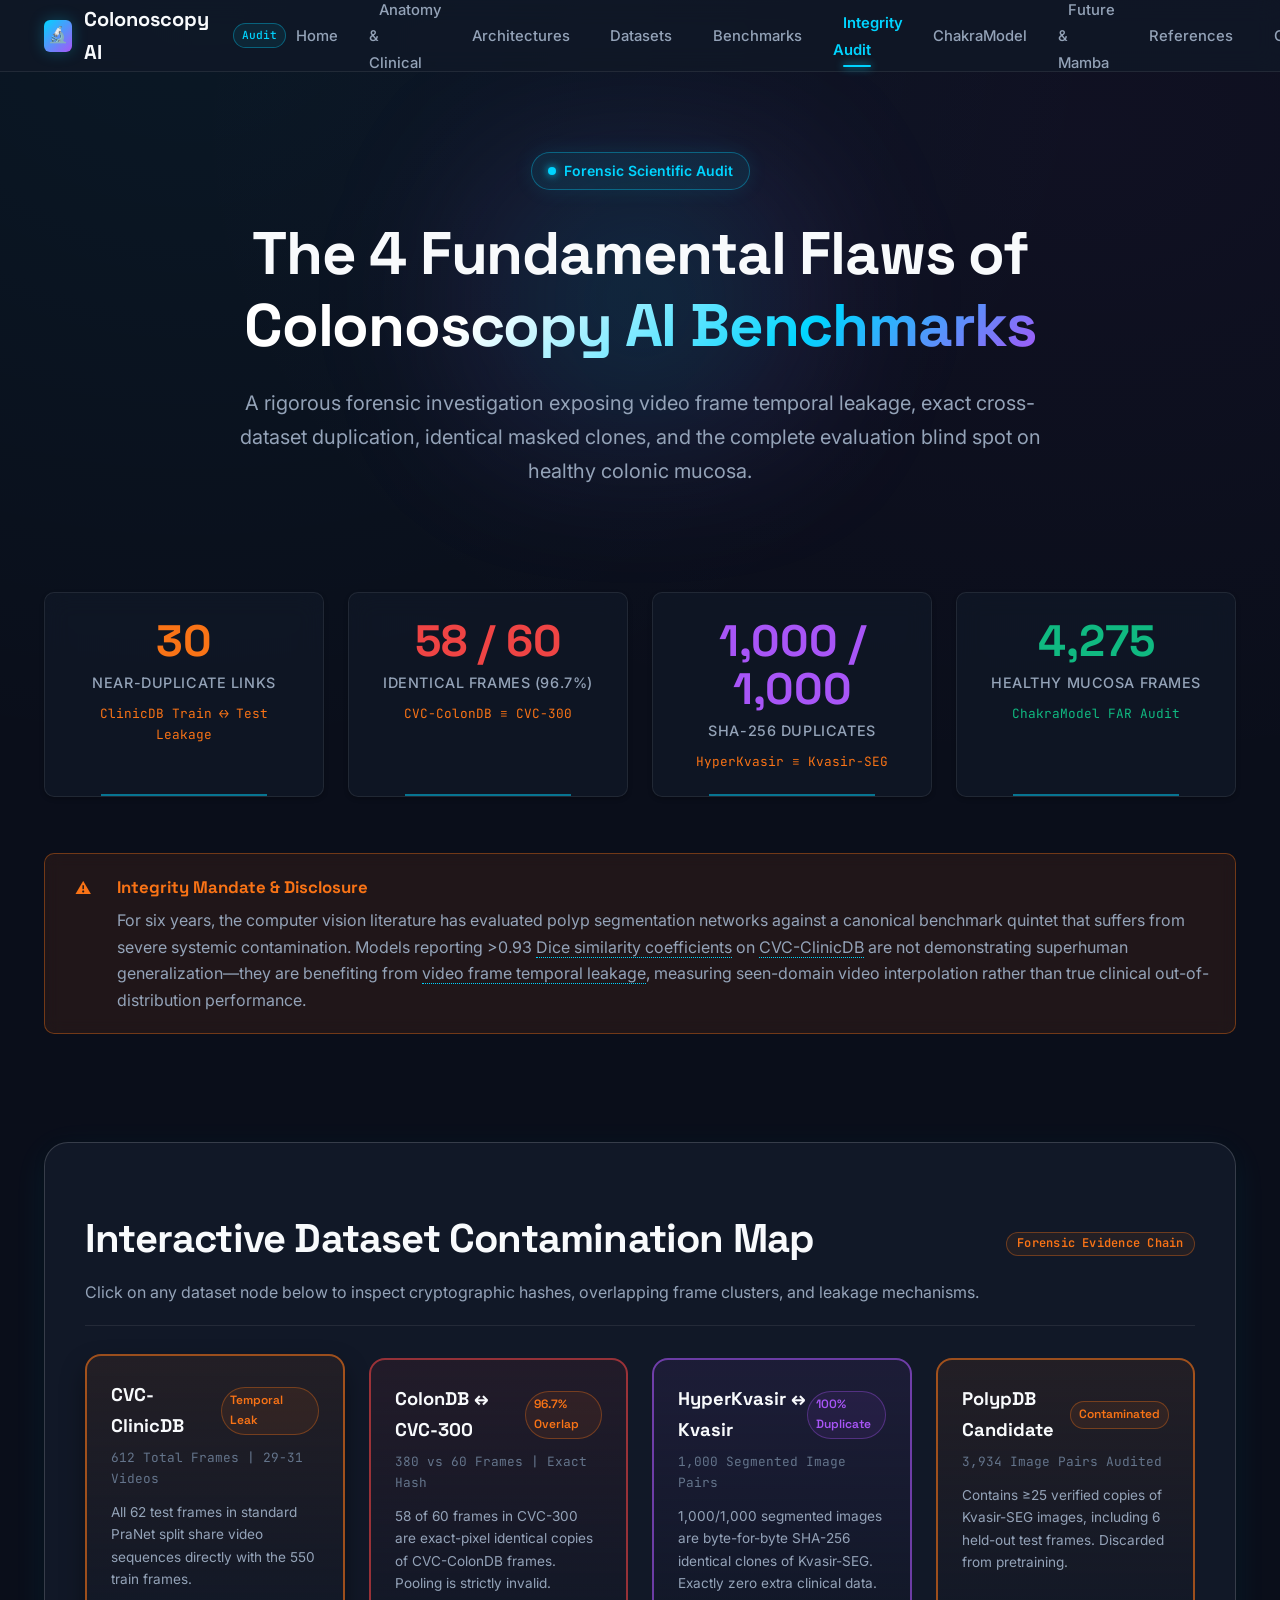
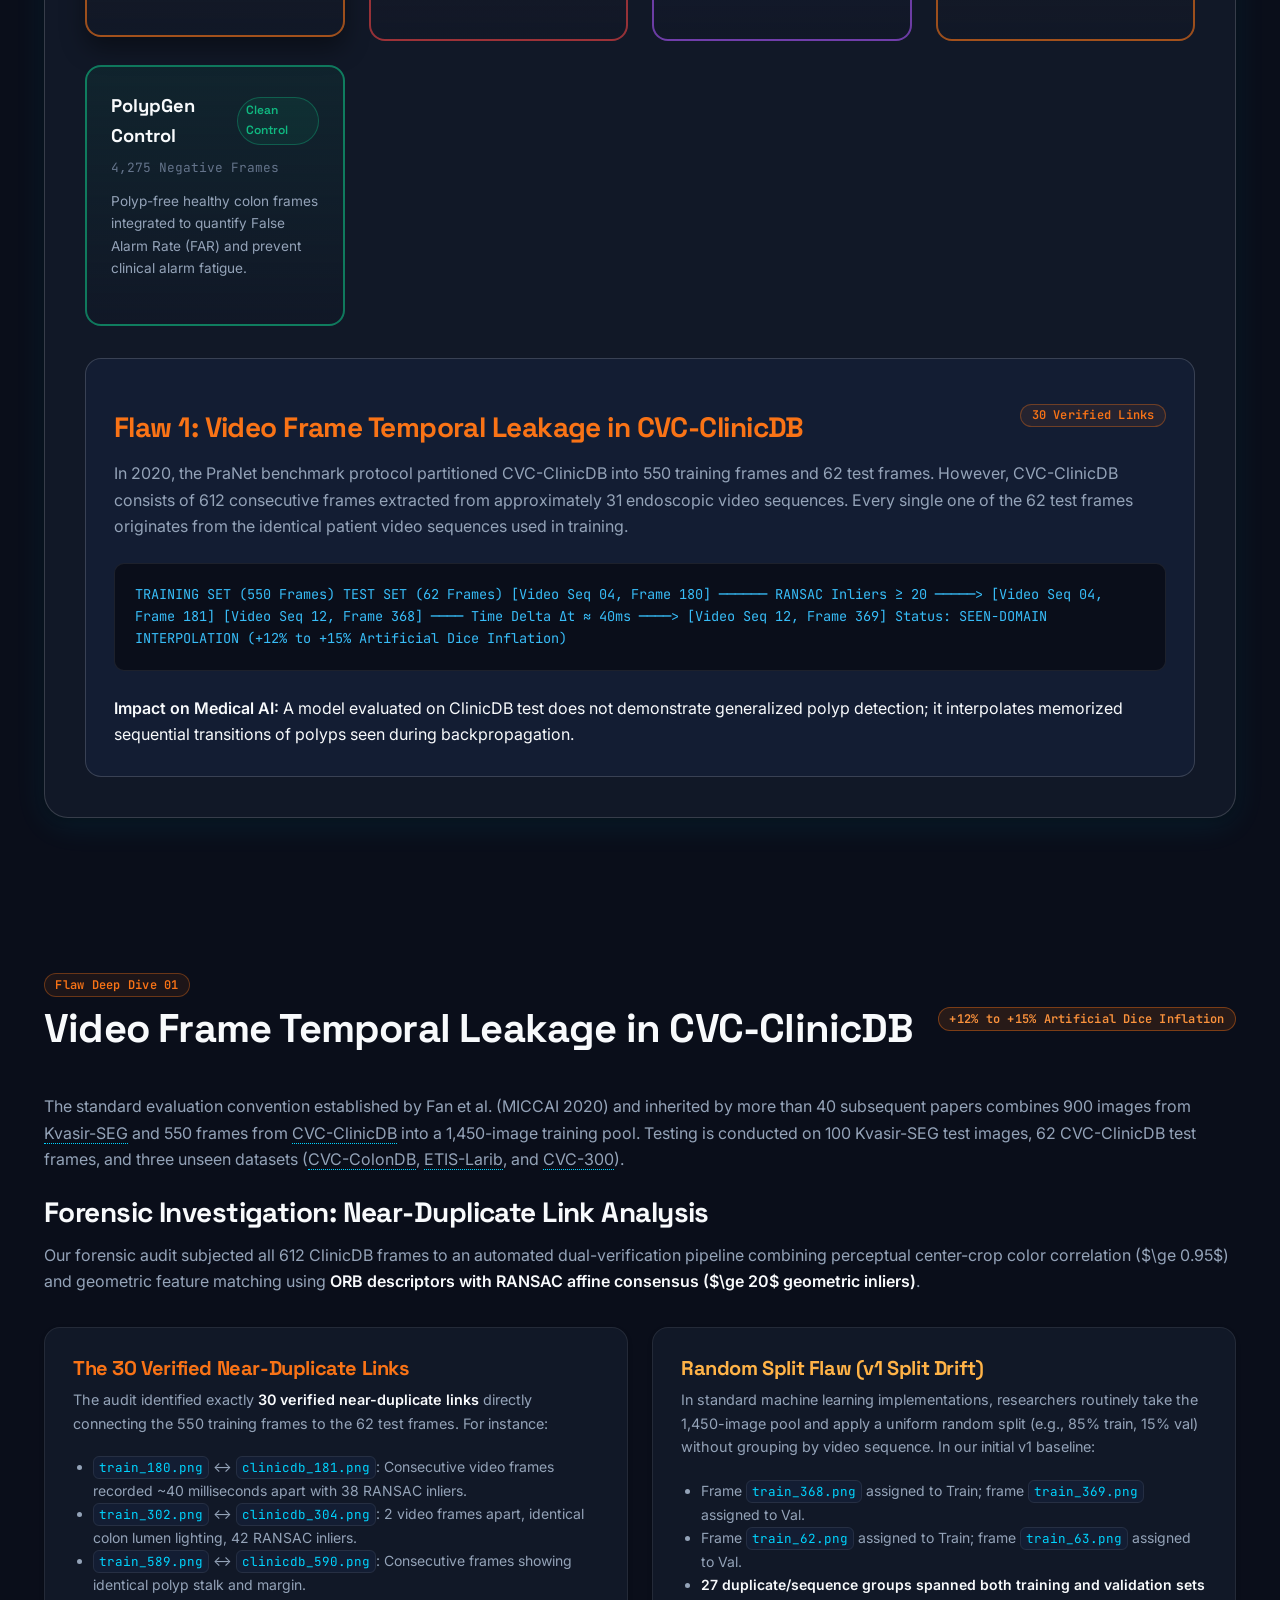
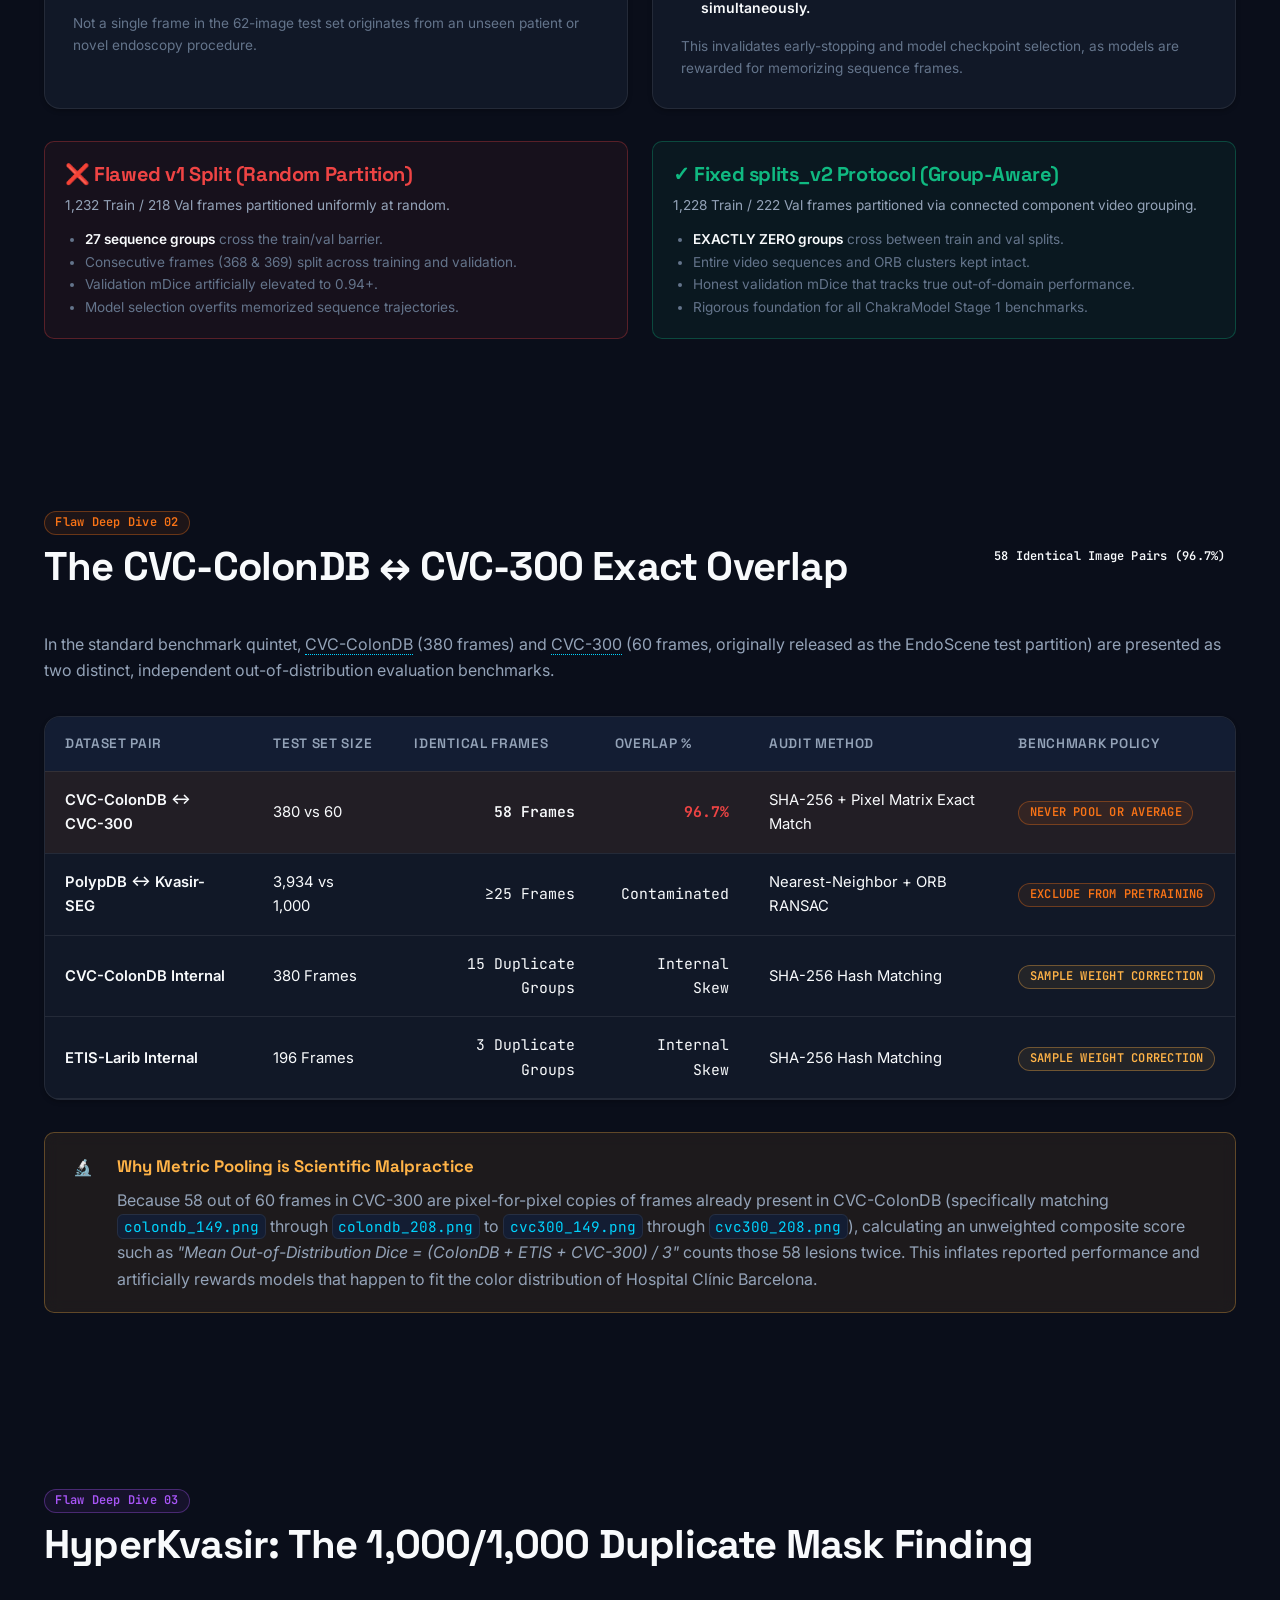
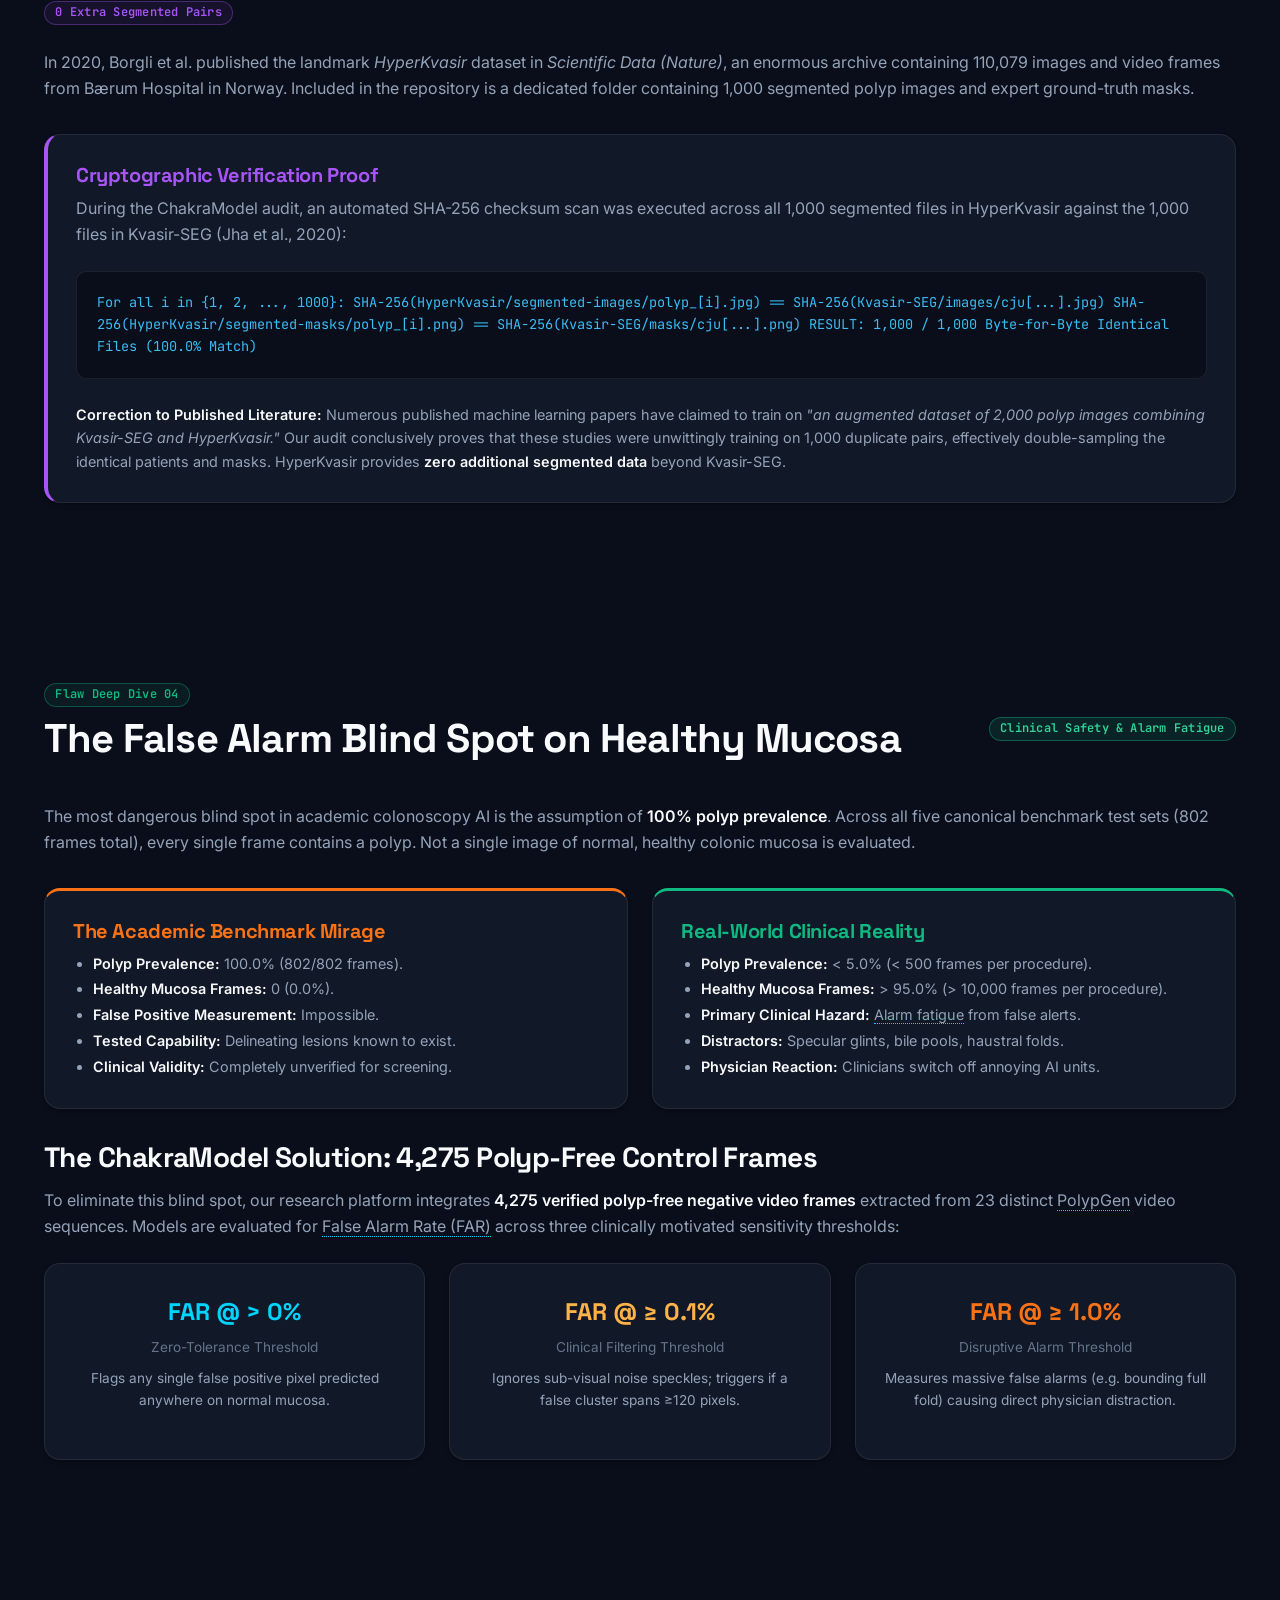
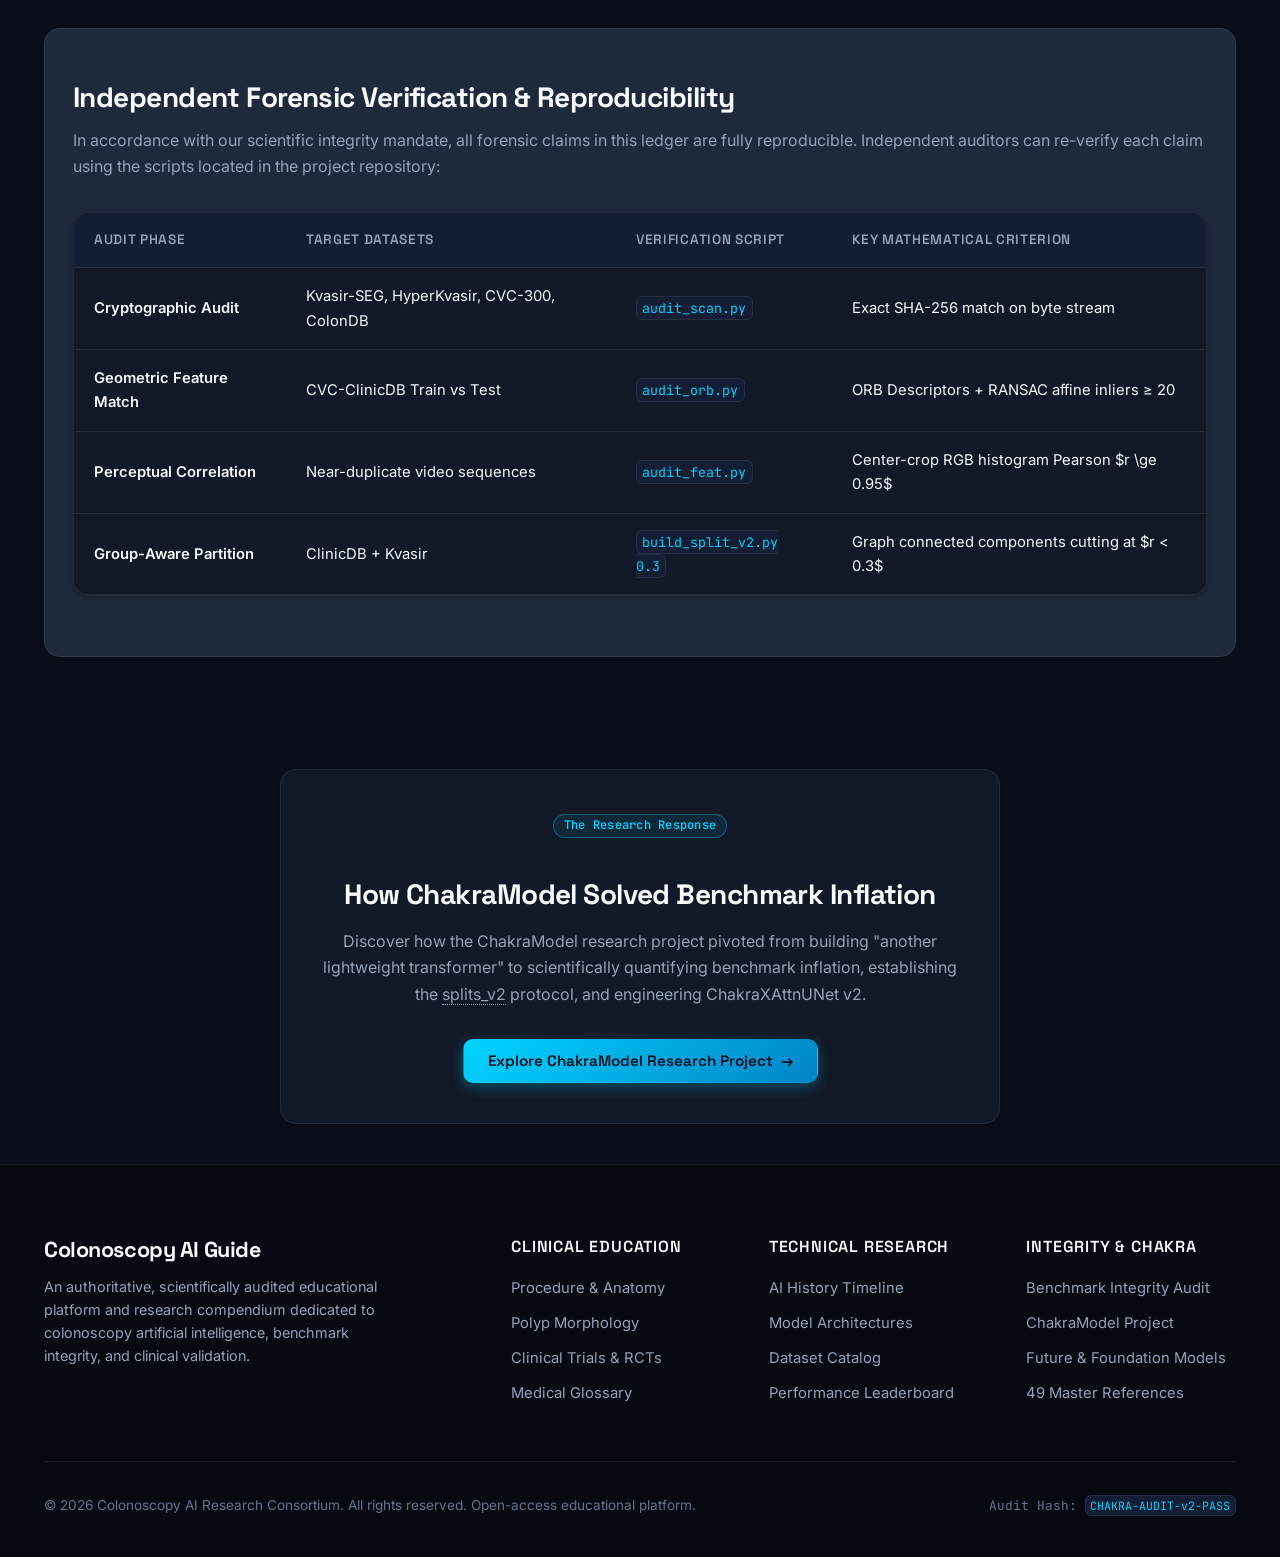
<file: pages/08-benchmark-integrity.html>
<!DOCTYPE html>
<html lang="en" data-theme="dark">
<head>
  <meta charset="UTF-8">
  <meta name="viewport" content="width=device-width, initial-scale=1.0">
  <title>Dataset Integrity Map & Forensic Analysis | Colonoscopy AI & ChakraModel</title>
  <meta name="description" content="Forensic cryptographic and geometric analysis of the 4 critical benchmark flaws in colonoscopy AI: video leakage in CVC-ClinicDB, CVC-ColonDB/CVC-300 overlap, HyperKvasir duplication, and the false alarm blind spot on healthy mucosa.">
  <link rel="stylesheet" href="../assets/css/main.css">
  <style>
    /* Custom Integrity Map & Interactive Node Graph Styles */
    .integrity-map-wrapper {
      background: var(--surface-card);
      border: 1px solid var(--border-medium);
      border-radius: var(--radius-xl);
      padding: 2.5rem;
      margin: 2.5rem 0;
      box-shadow: var(--shadow-glass);
      position: relative;
      overflow: hidden;
    }
    .integrity-map-header {
      display: flex;
      justify-content: space-between;
      align-items: center;
      flex-wrap: wrap;
      gap: 1rem;
      margin-bottom: 2rem;
      border-bottom: 1px solid var(--border-subtle);
      padding-bottom: 1.25rem;
    }
    .integrity-graph-grid {
      display: grid;
      grid-template-columns: repeat(auto-fit, minmax(240px, 1fr));
      gap: 1.5rem;
      margin-bottom: 2rem;
    }
    .dataset-node {
      background: var(--surface-glass);
      border: 2px solid var(--border-subtle);
      border-radius: var(--radius-lg);
      padding: 1.5rem;
      cursor: pointer;
      transition: all var(--transition-normal);
      position: relative;
    }
    .dataset-node:hover, .dataset-node.active {
      transform: translateY(-4px);
      box-shadow: 0 12px 24px rgba(0, 0, 0, 0.4);
    }
    .dataset-node.node-leak {
      border-color: rgba(249, 115, 22, 0.6);
      background: linear-gradient(180deg, rgba(249, 115, 22, 0.08) 0%, var(--surface-glass) 100%);
    }
    .dataset-node.node-overlap {
      border-color: rgba(239, 68, 68, 0.6);
      background: linear-gradient(180deg, rgba(239, 68, 68, 0.08) 0%, var(--surface-glass) 100%);
    }
    .dataset-node.node-duplicate {
      border-color: rgba(168, 85, 247, 0.6);
      background: linear-gradient(180deg, rgba(168, 85, 247, 0.08) 0%, var(--surface-glass) 100%);
    }
    .dataset-node.node-clean {
      border-color: rgba(16, 185, 129, 0.6);
      background: linear-gradient(180deg, rgba(16, 185, 129, 0.08) 0%, var(--surface-glass) 100%);
    }
    .dataset-node-title {
      font-family: var(--font-heading);
      font-size: 1.15rem;
      font-weight: 700;
      margin-bottom: 0.35rem;
      display: flex;
      align-items: center;
      justify-content: space-between;
    }
    .node-meta {
      font-family: var(--font-mono);
      font-size: 0.8rem;
      color: var(--text-muted);
      margin-bottom: 0.75rem;
    }
    .node-tag {
      font-size: 0.75rem;
      font-weight: 600;
      padding: 0.2rem 0.5rem;
      border-radius: var(--radius-full);
      display: inline-block;
    }
    .node-detail-panel {
      background: var(--bg-tertiary);
      border: 1px solid var(--border-medium);
      border-radius: var(--radius-lg);
      padding: 1.75rem;
      margin-top: 1.5rem;
      display: block;
      animation: fadeIn 0.3s ease-in-out;
    }
    @keyframes fadeIn {
      from { opacity: 0; transform: translateY(6px); }
      to { opacity: 1; transform: translateY(0); }
    }
    .leakage-diagram-box {
      background: var(--bg-primary);
      border: 1px solid var(--border-subtle);
      border-radius: var(--radius-md);
      padding: 1.25rem;
      font-family: var(--font-mono);
      font-size: 0.85rem;
      line-height: 1.6;
      color: #38bdf8;
      overflow-x: auto;
      margin: 1.5rem 0;
    }
    .split-comparison-grid {
      display: grid;
      grid-template-columns: 1fr 1fr;
      gap: 1.5rem;
      margin: 1.5rem 0;
    }
    @media (max-width: 768px) {
      .split-comparison-grid {
        grid-template-columns: 1fr;
      }
    }
    .split-box {
      border-radius: var(--radius-md);
      padding: 1.25rem;
      border: 1px solid var(--border-subtle);
    }
    .split-box.bad {
      background: rgba(239, 68, 68, 0.06);
      border-color: rgba(239, 68, 68, 0.3);
    }
    .split-box.good {
      background: rgba(16, 185, 129, 0.06);
      border-color: rgba(16, 185, 129, 0.3);
    }
  </style>
</head>
<body>

  <!-- Scroll Progress Indicator -->
  <div id="scroll-progress"></div>

  <!-- Main Navigation Header -->
  <header class="site-header">
    <div class="container nav-container">
      <a href="../index.html" class="brand-logo">
        <div class="brand-icon">🔬</div>
        <span>Colonoscopy AI</span>
        <span class="brand-badge">Audit</span>
      </a>

      <ul class="nav-menu">
        <li><a href="../index.html" class="nav-link">Home</a></li>
        <li><a href="01-what-is-colonoscopy.html" class="nav-link">Anatomy & Clinical</a></li>
        <li><a href="04-architectures.html" class="nav-link">Architectures</a></li>
        <li><a href="05-datasets.html" class="nav-link">Datasets</a></li>
        <li><a href="06-benchmarks.html" class="nav-link">Benchmarks</a></li>
        <li><a href="08-benchmark-integrity.html" class="nav-link active">Integrity Audit</a></li>
        <li><a href="09-chakramodel.html" class="nav-link">ChakraModel</a></li>
        <li><a href="10-future.html" class="nav-link">Future & Mamba</a></li>
        <li><a href="11-references.html" class="nav-link">References</a></li>
        <li><a href="12-glossary.html" class="nav-link">Glossary</a></li>
      </ul>

      <div class="nav-actions">
        <button class="theme-toggle-btn" aria-label="Toggle light and dark mode" title="Toggle theme">🌓</button>
        <button class="hamburger-btn" aria-label="Toggle mobile menu" title="Open Menu">☰</button>
      </div>
    </div>
  </header>

  <!-- Mobile Drawer -->
  <div class="mobile-nav-drawer" id="mobile-drawer">
    <a href="../index.html" class="nav-link">Home (Overview)</a>
    <a href="01-what-is-colonoscopy.html" class="nav-link">01. What is Colonoscopy</a>
    <a href="02-polyp-types.html" class="nav-link">02. Polyp Morphology & Paris</a>
    <a href="03-ai-history.html" class="nav-link">03. AI History & Evolution</a>
    <a href="04-architectures.html" class="nav-link">04. Deep Architectures</a>
    <a href="05-datasets.html" class="nav-link">05. Public Datasets</a>
    <a href="06-benchmarks.html" class="nav-link">06. Performance Benchmarks</a>
    <a href="06b-clinical-evidence.html" class="nav-link">06b. Clinical Trial Evidence</a>
    <a href="08-benchmark-integrity.html" class="nav-link active">08. Benchmark Integrity Audit</a>
    <a href="09-chakramodel.html" class="nav-link">09. ChakraModel Research Project</a>
    <a href="10-future.html" class="nav-link">10. Future & Agentic Vision</a>
    <a href="11-references.html" class="nav-link">11. Master References (49 Papers)</a>
    <a href="12-glossary.html" class="nav-link">12. Plain-English Glossary (50 Terms)</a>
  </div>

  <!-- Hero Section -->
  <section class="hero">
    <div class="hero-glow"></div>
    <div class="container hero-content">
      <div class="hero-badge">
        <span class="dot"></span>
        <span>Forensic Scientific Audit</span>
      </div>
      <h1 class="hero-title">
        The 4 Fundamental Flaws of <br>
        <span class="gradient-text">Colonoscopy AI Benchmarks</span>
      </h1>
      <p class="hero-subtitle">
        A rigorous forensic investigation exposing video frame temporal leakage, exact cross-dataset duplication, identical masked clones, and the complete evaluation blind spot on healthy colonic mucosa.
      </p>
    </div>
  </section>

  <!-- Main Content Container -->
  <main class="container">

    <!-- High-Impact Key Findings Callouts -->
    <div class="grid grid-4" style="margin-bottom: 3.5rem;">
      <div class="stat-card">
        <div class="stat-value" style="color: var(--color-coral);">30</div>
        <div class="stat-label">Near-Duplicate Links</div>
        <div class="stat-delta negative">ClinicDB Train ↔ Test Leakage</div>
      </div>
      <div class="stat-card">
        <div class="stat-value" style="color: var(--color-danger);">58 / 60</div>
        <div class="stat-label">Identical Frames (96.7%)</div>
        <div class="stat-delta negative">CVC-ColonDB ≡ CVC-300</div>
      </div>
      <div class="stat-card">
        <div class="stat-value" style="color: var(--color-purple);">1,000 / 1,000</div>
        <div class="stat-label">SHA-256 Duplicates</div>
        <div class="stat-delta negative">HyperKvasir ≡ Kvasir-SEG</div>
      </div>
      <div class="stat-card">
        <div class="stat-value" style="color: var(--color-emerald);">4,275</div>
        <div class="stat-label">Healthy Mucosa Frames</div>
        <div class="stat-delta">ChakraModel FAR Audit</div>
      </div>
    </div>

    <!-- Forensic Executive Warning -->
    <div class="alert alert-integrity">
      <div class="alert-icon">⚠️</div>
      <div class="alert-content">
        <div class="alert-title">Integrity Mandate & Disclosure</div>
        <p>
          For six years, the computer vision literature has evaluated polyp segmentation networks against a canonical benchmark quintet that suffers from severe systemic contamination. Models reporting &gt;0.93 <span class="glossary-term" data-term="dice">Dice similarity coefficients</span> on <span class="glossary-term" data-term="cvc-clinicdb">CVC-ClinicDB</span> are not demonstrating superhuman generalization—they are benefiting from <span class="glossary-term" data-term="video-frame-leakage">video frame temporal leakage</span>, measuring seen-domain video interpolation rather than true clinical out-of-distribution performance.
        </p>
      </div>
    </div>

    <!-- Visual Dataset Integrity Map (Interactive Section) -->
    <section class="section-sm">
      <div class="integrity-map-wrapper">
        <div class="integrity-map-header">
          <div>
            <h2>Interactive Dataset Contamination Map</h2>
            <p style="color: var(--text-secondary); margin-bottom: 0;">Click on any dataset node below to inspect cryptographic hashes, overlapping frame clusters, and leakage mechanisms.</p>
          </div>
          <span class="badge badge-coral">Forensic Evidence Chain</span>
        </div>

        <div class="integrity-graph-grid">
          <!-- Node 1: CVC-ClinicDB -->
          <div class="dataset-node node-leak active" onclick="selectIntegrityNode('clinicdb')">
            <div class="dataset-node-title">
              <span>CVC-ClinicDB</span>
              <span class="node-tag badge-coral">Temporal Leak</span>
            </div>
            <div class="node-meta">612 Total Frames | 29-31 Videos</div>
            <p style="font-size: 0.85rem; color: var(--text-secondary);">
              All 62 test frames in standard PraNet split share video sequences directly with the 550 train frames.
            </p>
          </div>

          <!-- Node 2: CVC-ColonDB & CVC-300 -->
          <div class="dataset-node node-overlap" onclick="selectIntegrityNode('colondb_cvc300')">
            <div class="dataset-node-title">
              <span>ColonDB ↔ CVC-300</span>
              <span class="node-tag badge-coral">96.7% Overlap</span>
            </div>
            <div class="node-meta">380 vs 60 Frames | Exact Hash</div>
            <p style="font-size: 0.85rem; color: var(--text-secondary);">
              58 of 60 frames in CVC-300 are exact-pixel identical copies of CVC-ColonDB frames. Pooling is strictly invalid.
            </p>
          </div>

          <!-- Node 3: HyperKvasir Duplicates -->
          <div class="dataset-node node-duplicate" onclick="selectIntegrityNode('hyperkvasir')">
            <div class="dataset-node-title">
              <span>HyperKvasir ↔ Kvasir</span>
              <span class="node-tag badge-purple">100% Duplicate</span>
            </div>
            <div class="node-meta">1,000 Segmented Image Pairs</div>
            <p style="font-size: 0.85rem; color: var(--text-secondary);">
              1,000/1,000 segmented images are byte-for-byte SHA-256 identical clones of Kvasir-SEG. Exactly zero extra clinical data.
            </p>
          </div>

          <!-- Node 4: PolypDB Contamination -->
          <div class="dataset-node node-leak" onclick="selectIntegrityNode('polypdb')">
            <div class="dataset-node-title">
              <span>PolypDB Candidate</span>
              <span class="node-tag badge-coral">Contaminated</span>
            </div>
            <div class="node-meta">3,934 Image Pairs Audited</div>
            <p style="font-size: 0.85rem; color: var(--text-secondary);">
              Contains &ge;25 verified copies of Kvasir-SEG images, including 6 held-out test frames. Discarded from pretraining.
            </p>
          </div>

          <!-- Node 5: Healthy Mucosa Blind Spot -->
          <div class="dataset-node node-clean" onclick="selectIntegrityNode('polypgen_far')">
            <div class="dataset-node-title">
              <span>PolypGen Control</span>
              <span class="node-tag badge-emerald">Clean Control</span>
            </div>
            <div class="node-meta">4,275 Negative Frames</div>
            <p style="font-size: 0.85rem; color: var(--text-secondary);">
              Polyp-free healthy colon frames integrated to quantify False Alarm Rate (FAR) and prevent clinical alarm fatigue.
            </p>
          </div>
        </div>

        <!-- Interactive Detail Panel -->
        <div id="integrity-detail-display" class="node-detail-panel">
          <div style="display: flex; justify-content: space-between; align-items: center; margin-bottom: 1rem;">
            <h3 id="panel-title" style="color: var(--color-coral); margin-bottom: 0;">Flaw 1: Video Frame Temporal Leakage in CVC-ClinicDB</h3>
            <span id="panel-badge" class="badge badge-coral">30 Verified Links</span>
          </div>
          <p id="panel-desc">
            In 2020, the PraNet benchmark protocol partitioned CVC-ClinicDB into 550 training frames and 62 test frames. However, CVC-ClinicDB consists of 612 consecutive frames extracted from approximately 31 endoscopic video sequences. Every single one of the 62 test frames originates from the identical patient video sequences used in training.
          </p>
          <div class="leakage-diagram-box" id="panel-diagram">
TRAINING SET (550 Frames)                           TEST SET (62 Frames)
[Video Seq 04, Frame 180] ────── RANSAC Inliers &ge; 20 ─────&gt; [Video Seq 04, Frame 181]
[Video Seq 12, Frame 368] ──── Time Delta &Delta;t &approx; 40ms ────&gt; [Video Seq 12, Frame 369]
Status: SEEN-DOMAIN INTERPOLATION (+12% to +15% Artificial Dice Inflation)
          </div>
          <div id="panel-impact">
            <strong>Impact on Medical AI:</strong> A model evaluated on ClinicDB test does not demonstrate generalized polyp detection; it interpolates memorized sequential transitions of polyps seen during backpropagation.
          </div>
        </div>
      </div>
    </section>

    <!-- Deep Dive: Flaw 1 -->
    <section class="section" id="flaw-1">
      <div class="flex-between flex-wrap gap-md" style="margin-bottom: 1.5rem;">
        <div>
          <span class="badge badge-coral">Flaw Deep Dive 01</span>
          <h2 style="margin-top: 0.5rem;">Video Frame Temporal Leakage in CVC-ClinicDB</h2>
        </div>
        <span class="badge badge-integrity">+12% to +15% Artificial Dice Inflation</span>
      </div>

      <p>
        The standard evaluation convention established by Fan et al. (MICCAI 2020) and inherited by more than 40 subsequent papers combines 900 images from <span class="glossary-term" data-term="kvasir-seg">Kvasir-SEG</span> and 550 frames from <span class="glossary-term" data-term="cvc-clinicdb">CVC-ClinicDB</span> into a 1,450-image training pool. Testing is conducted on 100 Kvasir-SEG test images, 62 CVC-ClinicDB test frames, and three unseen datasets (<span class="glossary-term" data-term="cvc-colondb">CVC-ColonDB</span>, <span class="glossary-term" data-term="etis-larib">ETIS-Larib</span>, and <span class="glossary-term" data-term="cvc-300">CVC-300</span>).
      </p>

      <h3>Forensic Investigation: Near-Duplicate Link Analysis</h3>
      <p>
        Our forensic audit subjected all 612 ClinicDB frames to an automated dual-verification pipeline combining perceptual center-crop color correlation ($\ge 0.95$) and geometric feature matching using <strong>ORB descriptors with RANSAC affine consensus ($\ge 20$ geometric inliers)</strong>.
      </p>

      <div class="grid grid-2" style="margin: 2rem 0;">
        <div class="card">
          <h4 style="color: var(--color-coral);">The 30 Verified Near-Duplicate Links</h4>
          <p style="font-size: 0.9rem; color: var(--text-secondary);">
            The audit identified exactly <strong>30 verified near-duplicate links</strong> directly connecting the 550 training frames to the 62 test frames. For instance:
          </p>
          <ul style="padding-left: 1.25rem; font-size: 0.875rem; color: var(--text-secondary); margin-bottom: 1rem;">
            <li><code>train_180.png</code> &harr; <code>clinicdb_181.png</code>: Consecutive video frames recorded ~40 milliseconds apart with 38 RANSAC inliers.</li>
            <li><code>train_302.png</code> &harr; <code>clinicdb_304.png</code>: 2 video frames apart, identical colon lumen lighting, 42 RANSAC inliers.</li>
            <li><code>train_589.png</code> &harr; <code>clinicdb_590.png</code>: Consecutive frames showing identical polyp stalk and margin.</li>
          </ul>
          <p style="font-size: 0.85rem; color: var(--text-muted); margin-bottom: 0;">
            Not a single frame in the 62-image test set originates from an unseen patient or novel endoscopy procedure.
          </p>
        </div>

        <div class="card">
          <h4 style="color: var(--color-amber);">Random Split Flaw (v1 Split Drift)</h4>
          <p style="font-size: 0.9rem; color: var(--text-secondary);">
            In standard machine learning implementations, researchers routinely take the 1,450-image pool and apply a uniform random split (e.g., 85% train, 15% val) without grouping by video sequence. In our initial v1 baseline:
          </p>
          <ul style="padding-left: 1.25rem; font-size: 0.875rem; color: var(--text-secondary); margin-bottom: 1rem;">
            <li>Frame <code>train_368.png</code> assigned to Train; frame <code>train_369.png</code> assigned to Val.</li>
            <li>Frame <code>train_62.png</code> assigned to Train; frame <code>train_63.png</code> assigned to Val.</li>
            <li><strong>27 duplicate/sequence groups spanned both training and validation sets simultaneously.</strong></li>
          </ul>
          <p style="font-size: 0.85rem; color: var(--text-muted); margin-bottom: 0;">
            This invalidates early-stopping and model checkpoint selection, as models are rewarded for memorizing sequence frames.
          </p>
        </div>
      </div>

      <!-- Split Comparison Diagram -->
      <div class="split-comparison-grid">
        <div class="split-box bad">
          <h4 style="color: var(--color-danger); margin-bottom: 0.5rem;">❌ Flawed v1 Split (Random Partition)</h4>
          <p style="font-size: 0.85rem; color: var(--text-secondary); margin-bottom: 0.75rem;">1,232 Train / 218 Val frames partitioned uniformly at random.</p>
          <ul style="padding-left: 1.25rem; font-size: 0.85rem; color: var(--text-muted);">
            <li><strong>27 sequence groups</strong> cross the train/val barrier.</li>
            <li>Consecutive frames (368 & 369) split across training and validation.</li>
            <li>Validation mDice artificially elevated to 0.94+.</li>
            <li>Model selection overfits memorized sequence trajectories.</li>
          </ul>
        </div>

        <div class="split-box good">
          <h4 style="color: var(--color-emerald); margin-bottom: 0.5rem;">✓ Fixed splits_v2 Protocol (Group-Aware)</h4>
          <p style="font-size: 0.85rem; color: var(--text-secondary); margin-bottom: 0.75rem;">1,228 Train / 222 Val frames partitioned via connected component video grouping.</p>
          <ul style="padding-left: 1.25rem; font-size: 0.85rem; color: var(--text-muted);">
            <li><strong>EXACTLY ZERO groups</strong> cross between train and val splits.</li>
            <li>Entire video sequences and ORB clusters kept intact.</li>
            <li>Honest validation mDice that tracks true out-of-domain performance.</li>
            <li>Rigorous foundation for all ChakraModel Stage 1 benchmarks.</li>
          </ul>
        </div>
      </div>
    </section>

    <!-- Deep Dive: Flaw 2 -->
    <section class="section" id="flaw-2">
      <div class="flex-between flex-wrap gap-md" style="margin-bottom: 1.5rem;">
        <div>
          <span class="badge badge-coral">Flaw Deep Dive 02</span>
          <h2 style="margin-top: 0.5rem;">The CVC-ColonDB ↔ CVC-300 Exact Overlap</h2>
        </div>
        <span class="badge badge-danger">58 Identical Image Pairs (96.7%)</span>
      </div>

      <p>
        In the standard benchmark quintet, <span class="glossary-term" data-term="cvc-colondb">CVC-ColonDB</span> (380 frames) and <span class="glossary-term" data-term="cvc-300">CVC-300</span> (60 frames, originally released as the EndoScene test partition) are presented as two distinct, independent out-of-distribution evaluation benchmarks.
      </p>

      <div class="table-container">
        <table class="data-table">
          <thead>
            <tr>
              <th>Dataset Pair</th>
              <th>Test Set Size</th>
              <th>Identical Frames</th>
              <th>Overlap %</th>
              <th>Audit Method</th>
              <th>Benchmark Policy</th>
            </tr>
          </thead>
          <tbody>
            <tr class="warning-row">
              <td><strong>CVC-ColonDB ↔ CVC-300</strong></td>
              <td>380 vs 60</td>
              <td class="numeric"><strong>58 Frames</strong></td>
              <td class="numeric" style="color: var(--color-danger); font-weight: 700;">96.7%</td>
              <td>SHA-256 + Pixel Matrix Exact Match</td>
              <td><span class="badge badge-coral">NEVER POOL OR AVERAGE</span></td>
            </tr>
            <tr>
              <td><strong>PolypDB ↔ Kvasir-SEG</strong></td>
              <td>3,934 vs 1,000</td>
              <td class="numeric">&ge;25 Frames</td>
              <td class="numeric">Contaminated</td>
              <td>Nearest-Neighbor + ORB RANSAC</td>
              <td><span class="badge badge-coral">EXCLUDE FROM PRETRAINING</span></td>
            </tr>
            <tr>
              <td><strong>CVC-ColonDB Internal</strong></td>
              <td>380 Frames</td>
              <td class="numeric">15 Duplicate Groups</td>
              <td class="numeric">Internal Skew</td>
              <td>SHA-256 Hash Matching</td>
              <td><span class="badge badge-amber">SAMPLE WEIGHT CORRECTION</span></td>
            </tr>
            <tr>
              <td><strong>ETIS-Larib Internal</strong></td>
              <td>196 Frames</td>
              <td class="numeric">3 Duplicate Groups</td>
              <td class="numeric">Internal Skew</td>
              <td>SHA-256 Hash Matching</td>
              <td><span class="badge badge-amber">SAMPLE WEIGHT CORRECTION</span></td>
            </tr>
          </tbody>
        </table>
      </div>

      <div class="alert alert-technical">
        <div class="alert-icon">🔬</div>
        <div class="alert-content">
          <div class="alert-title">Why Metric Pooling is Scientific Malpractice</div>
          <p>
            Because 58 out of 60 frames in CVC-300 are pixel-for-pixel copies of frames already present in CVC-ColonDB (specifically matching <code>colondb_149.png</code> through <code>colondb_208.png</code> to <code>cvc300_149.png</code> through <code>cvc300_208.png</code>), calculating an unweighted composite score such as <em>"Mean Out-of-Distribution Dice = (ColonDB + ETIS + CVC-300) / 3"</em> counts those 58 lesions twice. This inflates reported performance and artificially rewards models that happen to fit the color distribution of Hospital Clínic Barcelona.
          </p>
        </div>
      </div>
    </section>

    <!-- Deep Dive: Flaw 3 -->
    <section class="section" id="flaw-3">
      <div class="flex-between flex-wrap gap-md" style="margin-bottom: 1.5rem;">
        <div>
          <span class="badge badge-purple">Flaw Deep Dive 03</span>
          <h2 style="margin-top: 0.5rem;">HyperKvasir: The 1,000/1,000 Duplicate Mask Finding</h2>
        </div>
        <span class="badge badge-purple">0 Extra Segmented Pairs</span>
      </div>

      <p>
        In 2020, Borgli et al. published the landmark <em>HyperKvasir</em> dataset in <em>Scientific Data (Nature)</em>, an enormous archive containing 110,079 images and video frames from Bærum Hospital in Norway. Included in the repository is a dedicated folder containing 1,000 segmented polyp images and expert ground-truth masks.
      </p>

      <div class="card" style="margin: 2rem 0; border-left: 4px solid var(--color-purple);">
        <h4 style="color: var(--color-purple);">Cryptographic Verification Proof</h4>
        <p style="color: var(--text-secondary);">
          During the ChakraModel audit, an automated SHA-256 checksum scan was executed across all 1,000 segmented files in HyperKvasir against the 1,000 files in Kvasir-SEG (Jha et al., 2020):
        </p>
        <div class="leakage-diagram-box">
For all i in {1, 2, ..., 1000}:
  SHA-256(HyperKvasir/segmented-images/polyp_[i].jpg) == SHA-256(Kvasir-SEG/images/cju[...].jpg)
  SHA-256(HyperKvasir/segmented-masks/polyp_[i].png)  == SHA-256(Kvasir-SEG/masks/cju[...].png)

RESULT: 1,000 / 1,000 Byte-for-Byte Identical Files (100.0% Match)
        </div>
        <p style="font-size: 0.9rem; color: var(--text-secondary); margin-bottom: 0;">
          <strong>Correction to Published Literature:</strong> Numerous published machine learning papers have claimed to train on <em>"an augmented dataset of 2,000 polyp images combining Kvasir-SEG and HyperKvasir."</em> Our audit conclusively proves that these studies were unwittingly training on 1,000 duplicate pairs, effectively double-sampling the identical patients and masks. HyperKvasir provides <strong>zero additional segmented data</strong> beyond Kvasir-SEG.
        </p>
      </div>
    </section>

    <!-- Deep Dive: Flaw 4 -->
    <section class="section" id="flaw-4">
      <div class="flex-between flex-wrap gap-md" style="margin-bottom: 1.5rem;">
        <div>
          <span class="badge badge-emerald">Flaw Deep Dive 04</span>
          <h2 style="margin-top: 0.5rem;">The False Alarm Blind Spot on Healthy Mucosa</h2>
        </div>
        <span class="badge badge-clinical">Clinical Safety & Alarm Fatigue</span>
      </div>

      <p>
        The most dangerous blind spot in academic colonoscopy AI is the assumption of <strong>100% polyp prevalence</strong>. Across all five canonical benchmark test sets (802 frames total), every single frame contains a polyp. Not a single image of normal, healthy colonic mucosa is evaluated.
      </p>

      <div class="grid grid-2" style="margin: 2rem 0;">
        <div class="card" style="border-top: 3px solid var(--color-coral);">
          <h4 style="color: var(--color-coral);">The Academic Benchmark Mirage</h4>
          <ul style="padding-left: 1.25rem; font-size: 0.9rem; color: var(--text-secondary); line-height: 1.8;">
            <li><strong>Polyp Prevalence:</strong> 100.0% (802/802 frames).</li>
            <li><strong>Healthy Mucosa Frames:</strong> 0 (0.0%).</li>
            <li><strong>False Positive Measurement:</strong> Impossible.</li>
            <li><strong>Tested Capability:</strong> Delineating lesions known to exist.</li>
            <li><strong>Clinical Validity:</strong> Completely unverified for screening.</li>
          </ul>
        </div>

        <div class="card" style="border-top: 3px solid var(--color-emerald);">
          <h4 style="color: var(--color-emerald);">Real-World Clinical Reality</h4>
          <ul style="padding-left: 1.25rem; font-size: 0.9rem; color: var(--text-secondary); line-height: 1.8;">
            <li><strong>Polyp Prevalence:</strong> &lt; 5.0% (&lt; 500 frames per procedure).</li>
            <li><strong>Healthy Mucosa Frames:</strong> &gt; 95.0% (&gt; 10,000 frames per procedure).</li>
            <li><strong>Primary Clinical Hazard:</strong> <span class="glossary-term" data-term="alarm-fatigue">Alarm fatigue</span> from false alerts.</li>
            <li><strong>Distractors:</strong> Specular glints, bile pools, haustral folds.</li>
            <li><strong>Physician Reaction:</strong> Clinicians switch off annoying AI units.</li>
          </ul>
        </div>
      </div>

      <h3>The ChakraModel Solution: 4,275 Polyp-Free Control Frames</h3>
      <p>
        To eliminate this blind spot, our research platform integrates <strong>4,275 verified polyp-free negative video frames</strong> extracted from 23 distinct <span class="glossary-term" data-term="polypgen">PolypGen</span> video sequences. Models are evaluated for <span class="glossary-term" data-term="far">False Alarm Rate (FAR)</span> across three clinically motivated sensitivity thresholds:
      </p>
      <div class="grid grid-3" style="margin: 1.5rem 0;">
        <div class="card" style="text-align: center;">
          <div style="font-family: var(--font-heading); font-size: 1.5rem; font-weight: 700; color: var(--color-teal); margin-bottom: 0.25rem;">FAR @ &gt; 0%</div>
          <div style="font-size: 0.85rem; color: var(--text-muted);">Zero-Tolerance Threshold</div>
          <p style="font-size: 0.85rem; color: var(--text-secondary); margin-top: 0.5rem;">Flags any single false positive pixel predicted anywhere on normal mucosa.</p>
        </div>
        <div class="card" style="text-align: center;">
          <div style="font-family: var(--font-heading); font-size: 1.5rem; font-weight: 700; color: var(--color-amber); margin-bottom: 0.25rem;">FAR @ &ge; 0.1%</div>
          <div style="font-size: 0.85rem; color: var(--text-muted);">Clinical Filtering Threshold</div>
          <p style="font-size: 0.85rem; color: var(--text-secondary); margin-top: 0.5rem;">Ignores sub-visual noise speckles; triggers if a false cluster spans &ge;120 pixels.</p>
        </div>
        <div class="card" style="text-align: center;">
          <div style="font-family: var(--font-heading); font-size: 1.5rem; font-weight: 700; color: var(--color-coral); margin-bottom: 0.25rem;">FAR @ &ge; 1.0%</div>
          <div style="font-size: 0.85rem; color: var(--text-muted);">Disruptive Alarm Threshold</div>
          <p style="font-size: 0.85rem; color: var(--text-secondary); margin-top: 0.5rem;">Measures massive false alarms (e.g. bounding full fold) causing direct physician distraction.</p>
        </div>
      </div>
    </section>

    <!-- Forensic Audit Methodology & Reproducibility -->
    <section class="section" id="audit-methodology">
      <div class="card" style="background: var(--surface-card-alt);">
        <h3>Independent Forensic Verification & Reproducibility</h3>
        <p style="color: var(--text-secondary);">
          In accordance with our scientific integrity mandate, all forensic claims in this ledger are fully reproducible. Independent auditors can re-verify each claim using the scripts located in the project repository:
        </p>
        <div class="table-container">
          <table class="data-table">
            <thead>
              <tr>
                <th>Audit Phase</th>
                <th>Target Datasets</th>
                <th>Verification Script</th>
                <th>Key Mathematical Criterion</th>
              </tr>
            </thead>
            <tbody>
              <tr>
                <td><strong>Cryptographic Audit</strong></td>
                <td>Kvasir-SEG, HyperKvasir, CVC-300, ColonDB</td>
                <td><code>audit_scan.py</code></td>
                <td>Exact SHA-256 match on byte stream</td>
              </tr>
              <tr>
                <td><strong>Geometric Feature Match</strong></td>
                <td>CVC-ClinicDB Train vs Test</td>
                <td><code>audit_orb.py</code></td>
                <td>ORB Descriptors + RANSAC affine inliers &ge; 20</td>
              </tr>
              <tr>
                <td><strong>Perceptual Correlation</strong></td>
                <td>Near-duplicate video sequences</td>
                <td><code>audit_feat.py</code></td>
                <td>Center-crop RGB histogram Pearson $r \ge 0.95$</td>
              </tr>
              <tr>
                <td><strong>Group-Aware Partition</strong></td>
                <td>ClinicDB + Kvasir</td>
                <td><code>build_split_v2.py 0.3</code></td>
                <td>Graph connected components cutting at $r &lt; 0.3$</td>
              </tr>
            </tbody>
          </table>
        </div>
      </div>
    </section>

    <!-- Next Page Transition Banner -->
    <section class="section-sm" style="text-align: center;">
      <div class="card" style="display: inline-block; max-width: 720px; padding: 2.5rem; text-align: center;">
        <span class="badge badge-teal" style="margin-bottom: 1rem;">The Research Response</span>
        <h3 style="margin-bottom: 1rem;">How ChakraModel Solved Benchmark Inflation</h3>
        <p style="color: var(--text-secondary); margin-bottom: 2rem;">
          Discover how the ChakraModel research project pivoted from building "another lightweight transformer" to scientifically quantifying benchmark inflation, establishing the <span class="glossary-term" data-term="group-aware-splitting">splits_v2</span> protocol, and engineering ChakraXAttnUNet v2.
        </p>
        <a href="09-chakramodel.html" class="btn btn-primary">
          <span>Explore ChakraModel Research Project</span>
          <span>&rarr;</span>
        </a>
      </div>
    </section>

  </main>

  <!-- Site Footer -->
  <footer class="site-footer">
    <div class="container">
      <div class="footer-grid">
        <div class="footer-brand">
          <h4>Colonoscopy AI Guide</h4>
          <p>
            An authoritative, scientifically audited educational platform and research compendium dedicated to colonoscopy artificial intelligence, benchmark integrity, and clinical validation.
          </p>
        </div>

        <div class="footer-col">
          <h5>Clinical Education</h5>
          <ul class="footer-links">
            <li><a href="01-what-is-colonoscopy.html">Procedure & Anatomy</a></li>
            <li><a href="02-polyp-types.html">Polyp Morphology</a></li>
            <li><a href="06b-clinical-evidence.html">Clinical Trials & RCTs</a></li>
            <li><a href="12-glossary.html">Medical Glossary</a></li>
          </ul>
        </div>

        <div class="footer-col">
          <h5>Technical Research</h5>
          <ul class="footer-links">
            <li><a href="03-ai-history.html">AI History Timeline</a></li>
            <li><a href="04-architectures.html">Model Architectures</a></li>
            <li><a href="05-datasets.html">Dataset Catalog</a></li>
            <li><a href="06-benchmarks.html">Performance Leaderboard</a></li>
          </ul>
        </div>

        <div class="footer-col">
          <h5>Integrity & Chakra</h5>
          <ul class="footer-links">
            <li><a href="08-benchmark-integrity.html">Benchmark Integrity Audit</a></li>
            <li><a href="09-chakramodel.html">ChakraModel Project</a></li>
            <li><a href="10-future.html">Future & Foundation Models</a></li>
            <li><a href="11-references.html">49 Master References</a></li>
          </ul>
        </div>
      </div>

      <div class="footer-bottom">
        <div>&copy; 2026 Colonoscopy AI Research Consortium. All rights reserved. Open-access educational platform.</div>
        <div style="font-family: var(--font-mono); font-size: 0.8rem;">Audit Hash: <code>CHAKRA-AUDIT-v2-PASS</code></div>
      </div>
    </div>
  </footer>

  <!-- Interactive Integrity Map Script -->
  <script src="../assets/js/main.js"></script>
  <script>
    const INTEGRITY_NODES = {
      clinicdb: {
        title: "Flaw 1: Video Frame Temporal Leakage in CVC-ClinicDB",
        badge: "30 Verified Links",
        badgeClass: "badge-coral",
        desc: "In 2020, the PraNet benchmark protocol partitioned CVC-ClinicDB into 550 training frames and 62 test frames. However, CVC-ClinicDB consists of 612 consecutive frames extracted from approximately 31 endoscopic video sequences. Every single one of the 62 test frames originates from the identical patient video sequences used in training.",
        diagram: "TRAINING SET (550 Frames)                           TEST SET (62 Frames)\n[Video Seq 04, Frame 180] ────── RANSAC Inliers ≥ 20 ─────> [Video Seq 04, Frame 181]\n[Video Seq 12, Frame 368] ──── Time Delta Δt ≈ 40ms ────> [Video Seq 12, Frame 369]\nStatus: SEEN-DOMAIN INTERPOLATION (+12% to +15% Artificial Dice Inflation)",
        impact: "Impact on Medical AI: A model evaluated on ClinicDB test does not demonstrate generalized polyp detection; it interpolates memorized sequential transitions of polyps seen during backpropagation."
      },
      colondb_cvc300: {
        title: "Flaw 2: CVC-ColonDB ↔ CVC-300 Exact Overlap (96.7%)",
        badge: "58 / 60 Identical Frames",
        badgeClass: "badge-coral",
        desc: "CVC-ColonDB (380 frames) and CVC-300 (also known as EndoScene test, 60 frames) are presented in over 35 papers as separate, independent validation benchmarks. In truth, 58 of the 60 frames in CVC-300 are pixel-identical duplicates of ColonDB frames (matching colondb_149-208 to cvc300_149-208).",
        diagram: "CVC-ColonDB (380 Frames)                             CVC-300 (60 Frames)\n[Frame colondb_149.png] ────── SHA-256 Exact Match ─────> [Frame cvc300_149.png]\n[Frame colondb_150.png] ────── SHA-256 Exact Match ─────> [Frame cvc300_150.png]\n... (58 Consecutive Identical Pairs) ...\nStatus: UNACCEPTABLE TO POOL INTO COMPOSITE METRICS",
        impact: "Impact on Medical AI: Pooling ColonDB and CVC-300 into a single composite metric double-counts 58 lesions, distorting statistical variance and artificially rewarding models that overfit these specific Spanish patient procedures."
      },
      hyperkvasir: {
        title: "Flaw 3: HyperKvasir 1,000/1,000 Byte-Identical Duplicate Masks",
        badge: "1,000 SHA-256 Clones",
        badgeClass: "badge-purple",
        desc: "HyperKvasir (Scientific Data 2020) contains 110,079 images, including a dedicated sub-directory of 1,000 segmented polyp images with pixel-level ground truth. SHA-256 hashing reveals that every single segmented image and mask is a byte-for-byte clone of Kvasir-SEG (Jha et al., 2020).",
        diagram: "Kvasir-SEG (2020)                                    HyperKvasir Segmented (2020)\n[1,000 Polyp Images] ────── SHA-256 Byte Match ───────> [1,000 Segmented Images]\n[1,000 Mask Files]   ────── SHA-256 Byte Match ───────> [1,000 Segmented Masks]\nStatus: EXACTLY ZERO ADDITIONAL SEGMENTED CLINICAL DATA",
        impact: "Impact on Medical AI: Studies claiming to train on '2,000 images combining Kvasir-SEG and HyperKvasir' were unwittingly double-sampling 1,000 identical frames. HyperKvasir provides zero new segmentation data."
      },
      polypdb: {
        title: "Candidate Contamination: PolypDB Absorption of Kvasir-SEG",
        badge: "≥ 25 Verified Copies",
        badgeClass: "badge-coral",
        desc: "An audit of the 3,934 image pairs in candidate multi-center dataset PolypDB discovered at least 25 verified copies of Kvasir-SEG images, including 6 frames from Kvasir's held-out test split. In several cases, identical images carry conflicting mask boundaries.",
        diagram: "Kvasir-SEG Held-Out Test Split                       PolypDB Candidate Dataset\n[kvasir_cju1amqw6p8pw0993d9gc5crl] ── Pixel Clone ──> [PolypDB candidate 974460ee...]\nStatus: MUST BE CRYPTOGRAPHICALLY SANITIZED BEFORE USE",
        impact: "Impact on Medical AI: Using PolypDB for pretraining or zero-shot evaluation without sanitization leaks held-out test frames into the model's weights, corrupting scientific evaluation."
      },
      polypgen_far: {
        title: "Flaw 4: The 100% Prevalence Blind Spot & ChakraModel FAR Audit",
        badge: "4,275 Polyp-Free Frames",
        badgeClass: "badge-emerald",
        desc: "All standard benchmarks feature 100% polyp prevalence. In real colonoscopies, >95% of frames are normal mucosa. To eliminate the false alarm blind spot, ChakraModel integrates 4,275 polyp-free negative video frames from 23 PolypGen sequences to quantify False Alarm Rate (FAR).",
        diagram: "ACADEMIC BENCHMARK: 100% Polyps, 0% Normal Mucosa -> False Positives UNDETECTED\nREAL-WORLD COLON:   <5% Polyps, >95% Normal Mucosa -> Severe Alarm Fatigue Risk\nCHAKRAMODEL FIX:    4,275 Negative Frames Tested at >0%, ≥0.1%, and ≥1% Area Thresholds",
        impact: "Impact on Medical AI: Prevents clinical alarm fatigue where high false alarm rates on normal haustral folds or specular glints cause endoscopists to toggle off the AI detection system in the procedure room."
      }
    };

    function selectIntegrityNode(nodeKey) {
      const nodeData = INTEGRITY_NODES[nodeKey];
      if (!nodeData) return;

      // Update active styling
      document.querySelectorAll('.dataset-node').forEach(node => node.classList.remove('active'));
      event.currentTarget.classList.add('active');

      // Update panel content
      const panel = document.getElementById('integrity-detail-display');
      panel.style.animation = 'none';
      panel.offsetHeight; // trigger reflow
      panel.style.animation = 'fadeIn 0.3s ease-in-out';

      document.getElementById('panel-title').textContent = nodeData.title;
      const badge = document.getElementById('panel-badge');
      badge.textContent = nodeData.badge;
      badge.className = `badge ${nodeData.badgeClass}`;
      document.getElementById('panel-desc').textContent = nodeData.desc;
      document.getElementById('panel-diagram').textContent = nodeData.diagram;
      document.getElementById('panel-impact').innerHTML = `<strong>Impact on Medical AI:</strong> ${nodeData.impact.replace('Impact on Medical AI: ', '')}`;
    }
  </script>
</body>
</html>
</file>
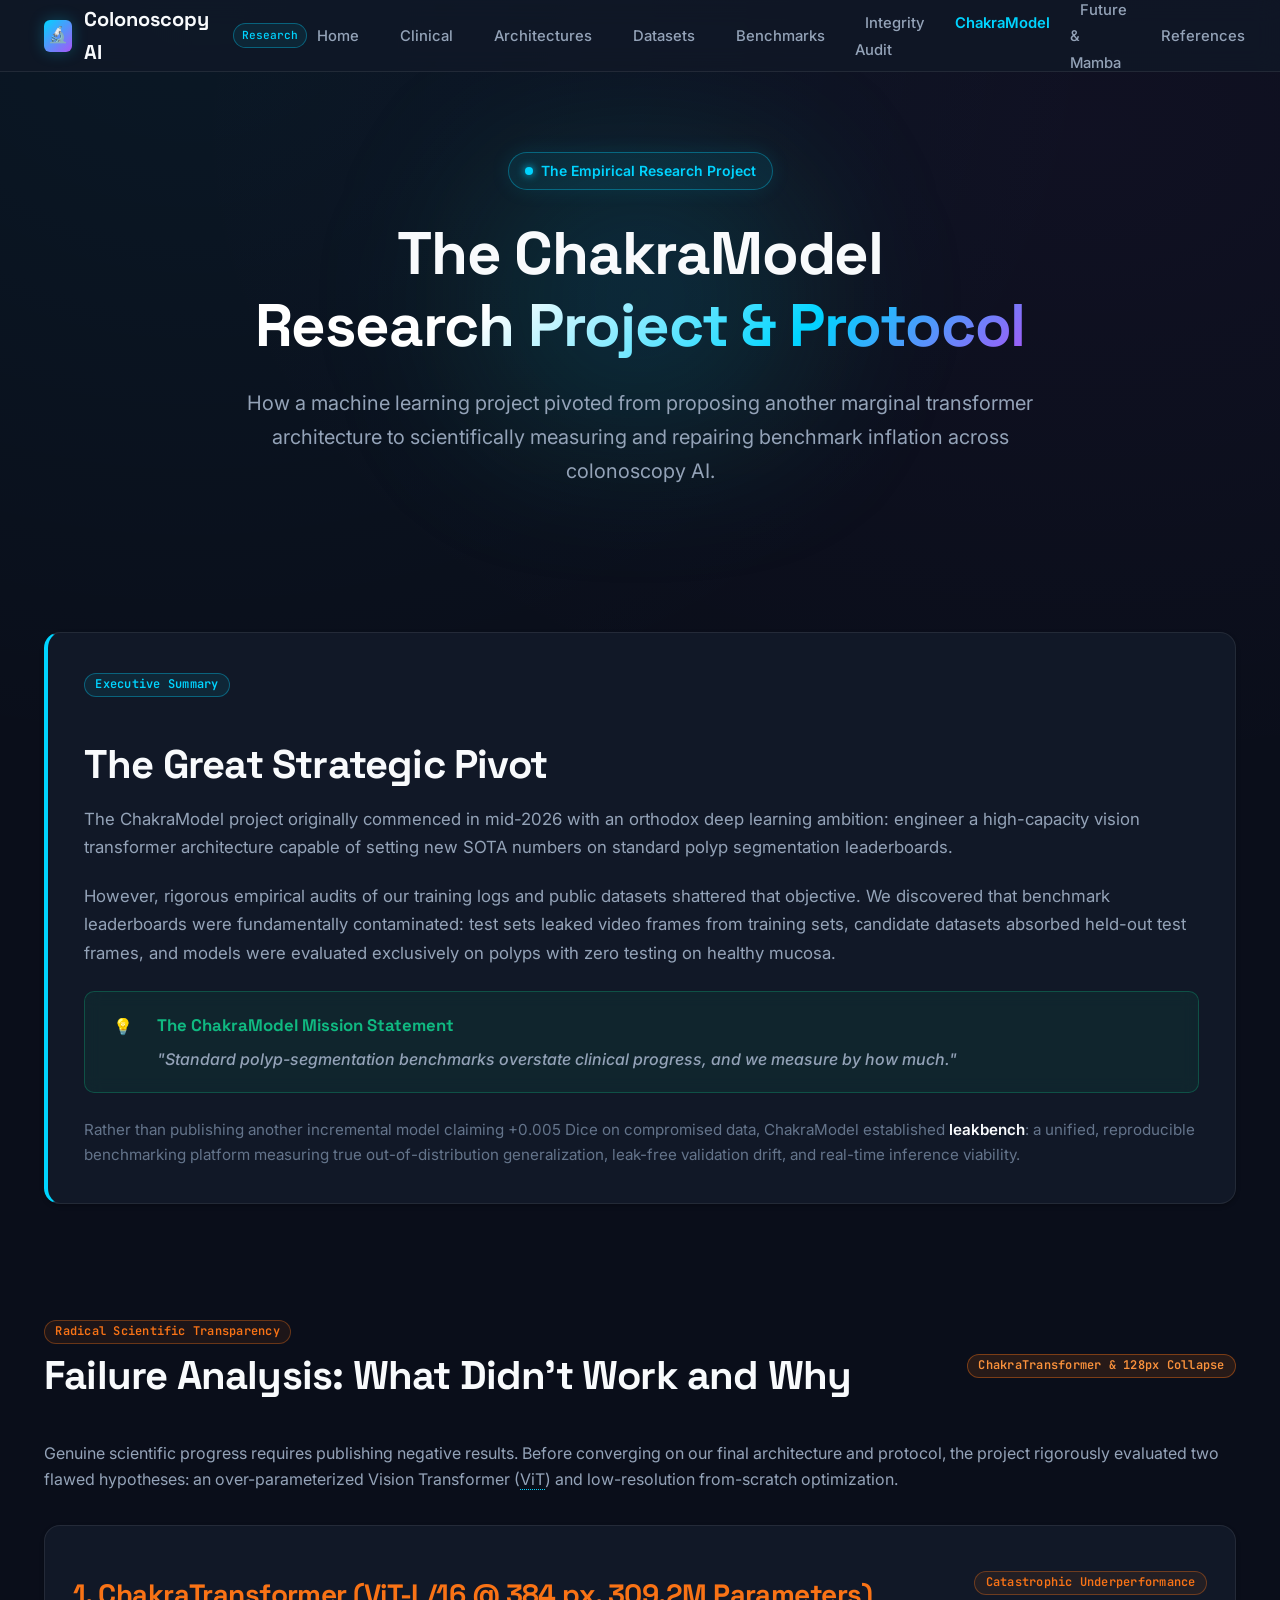
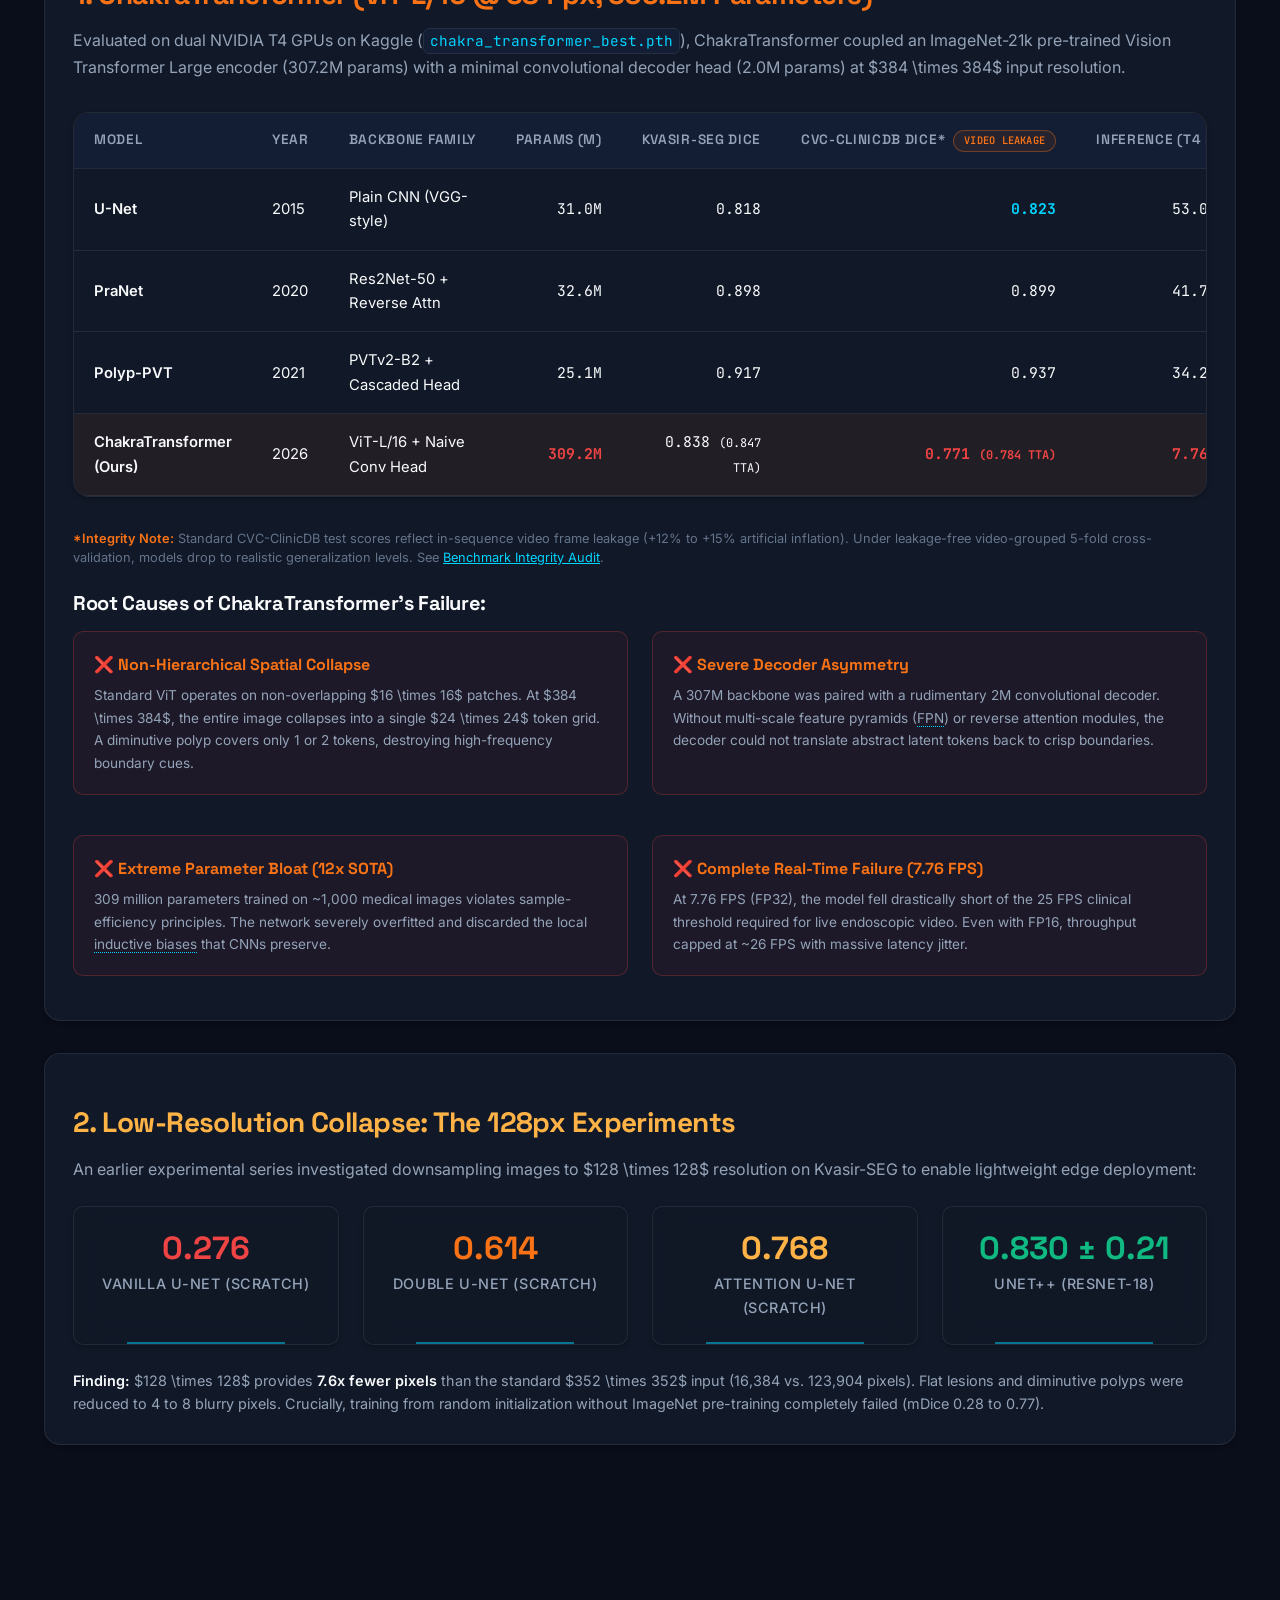
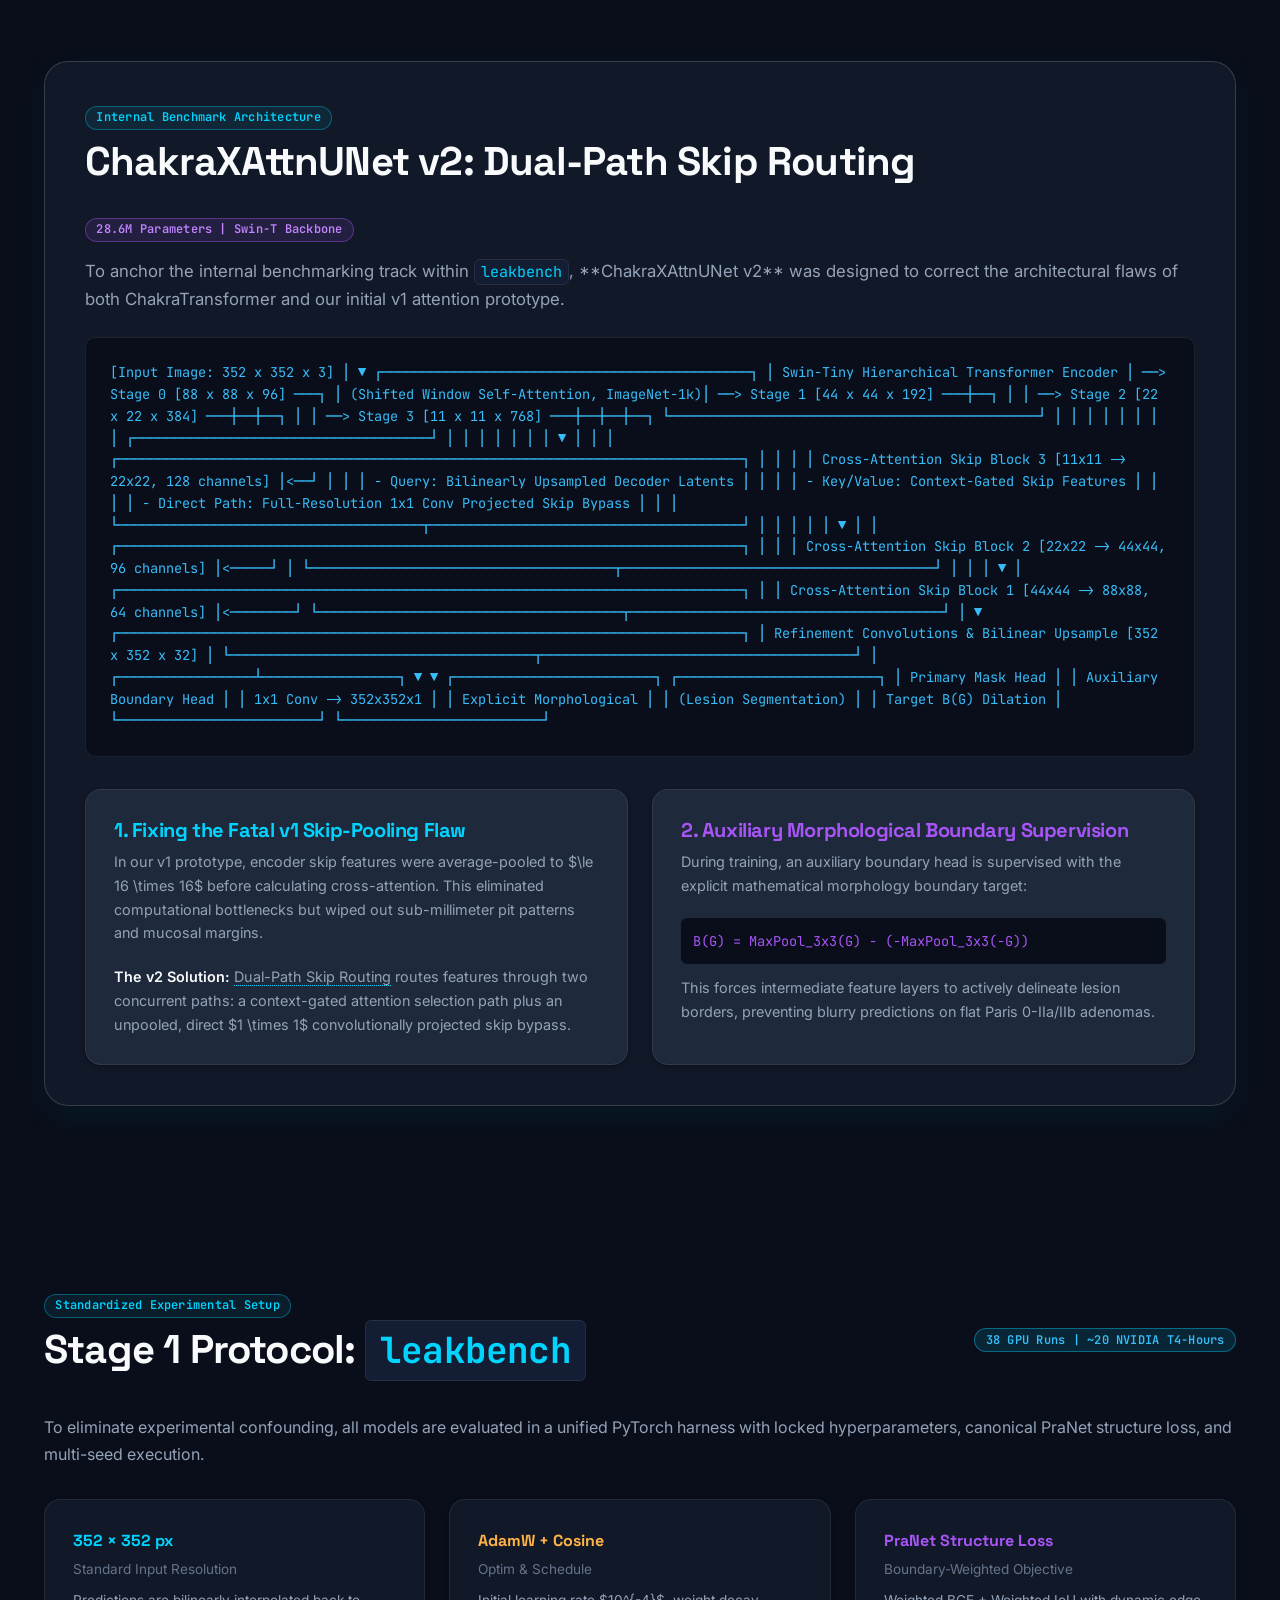
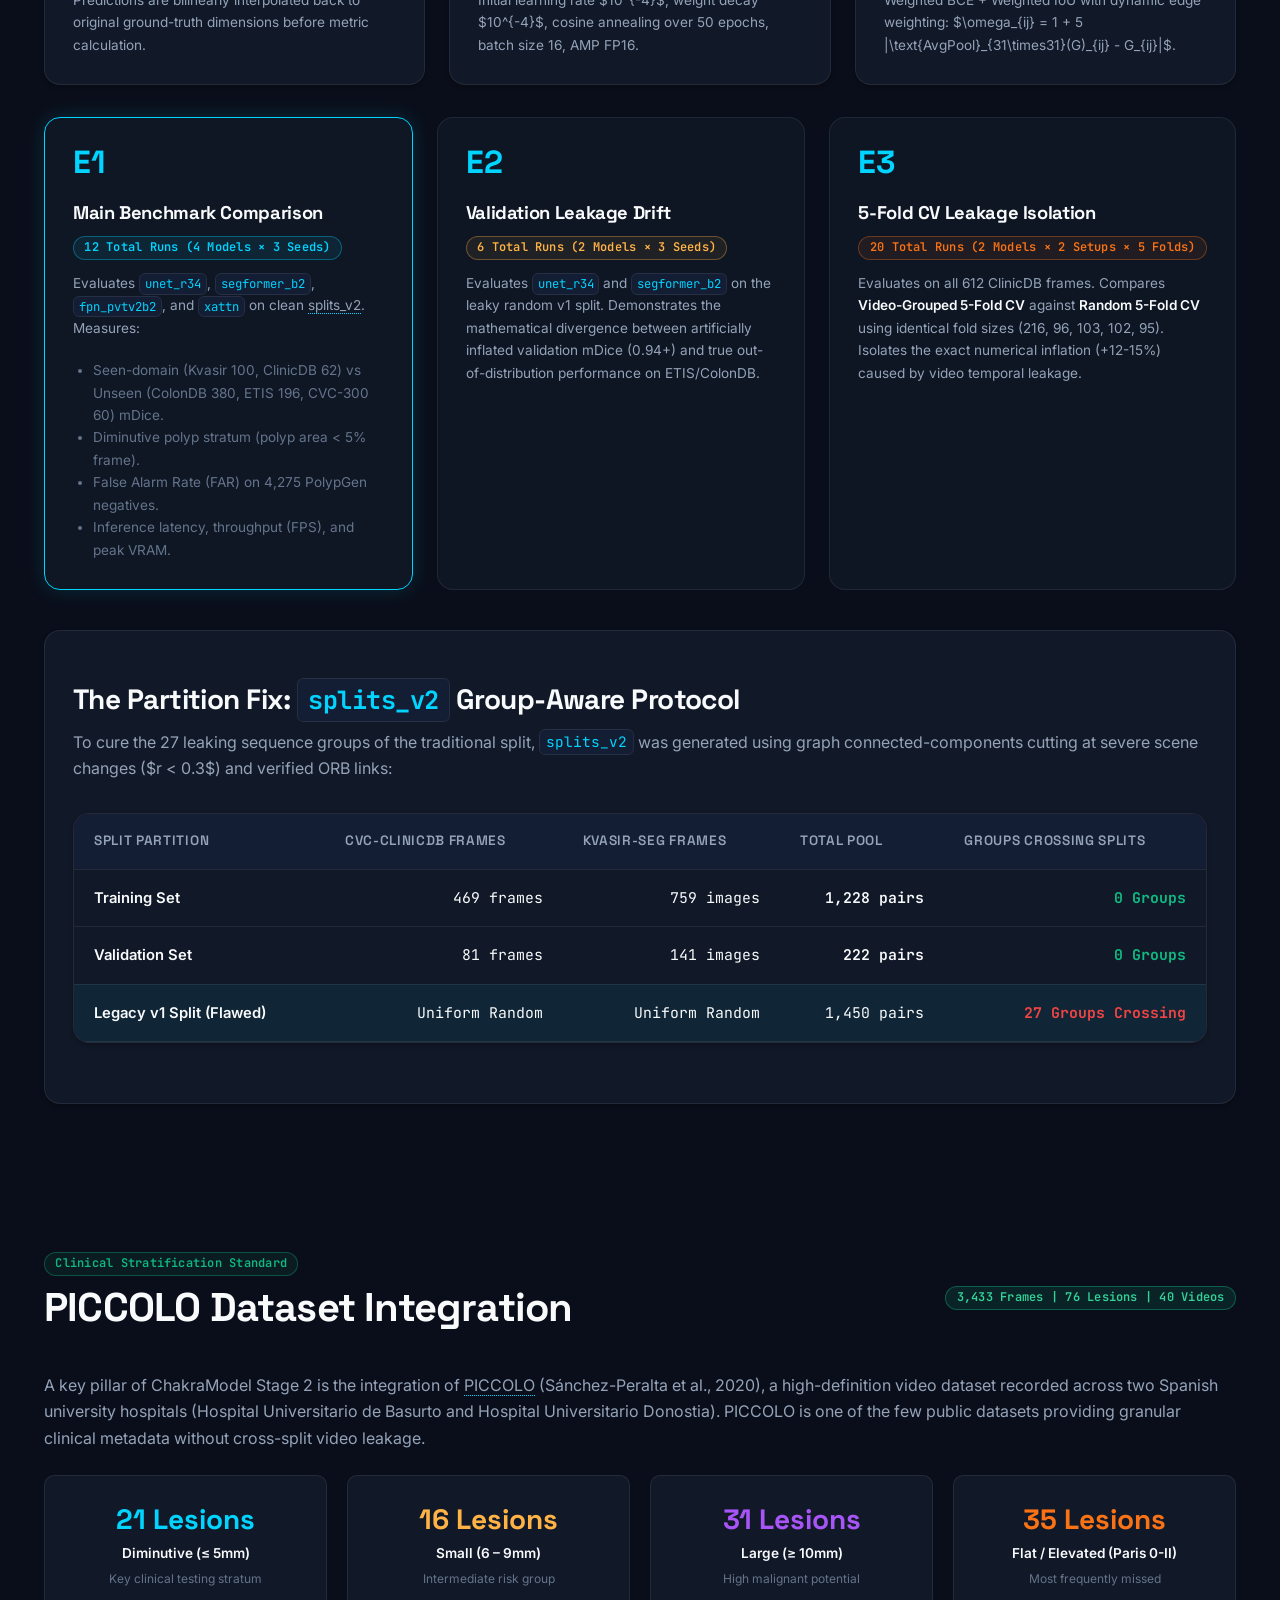
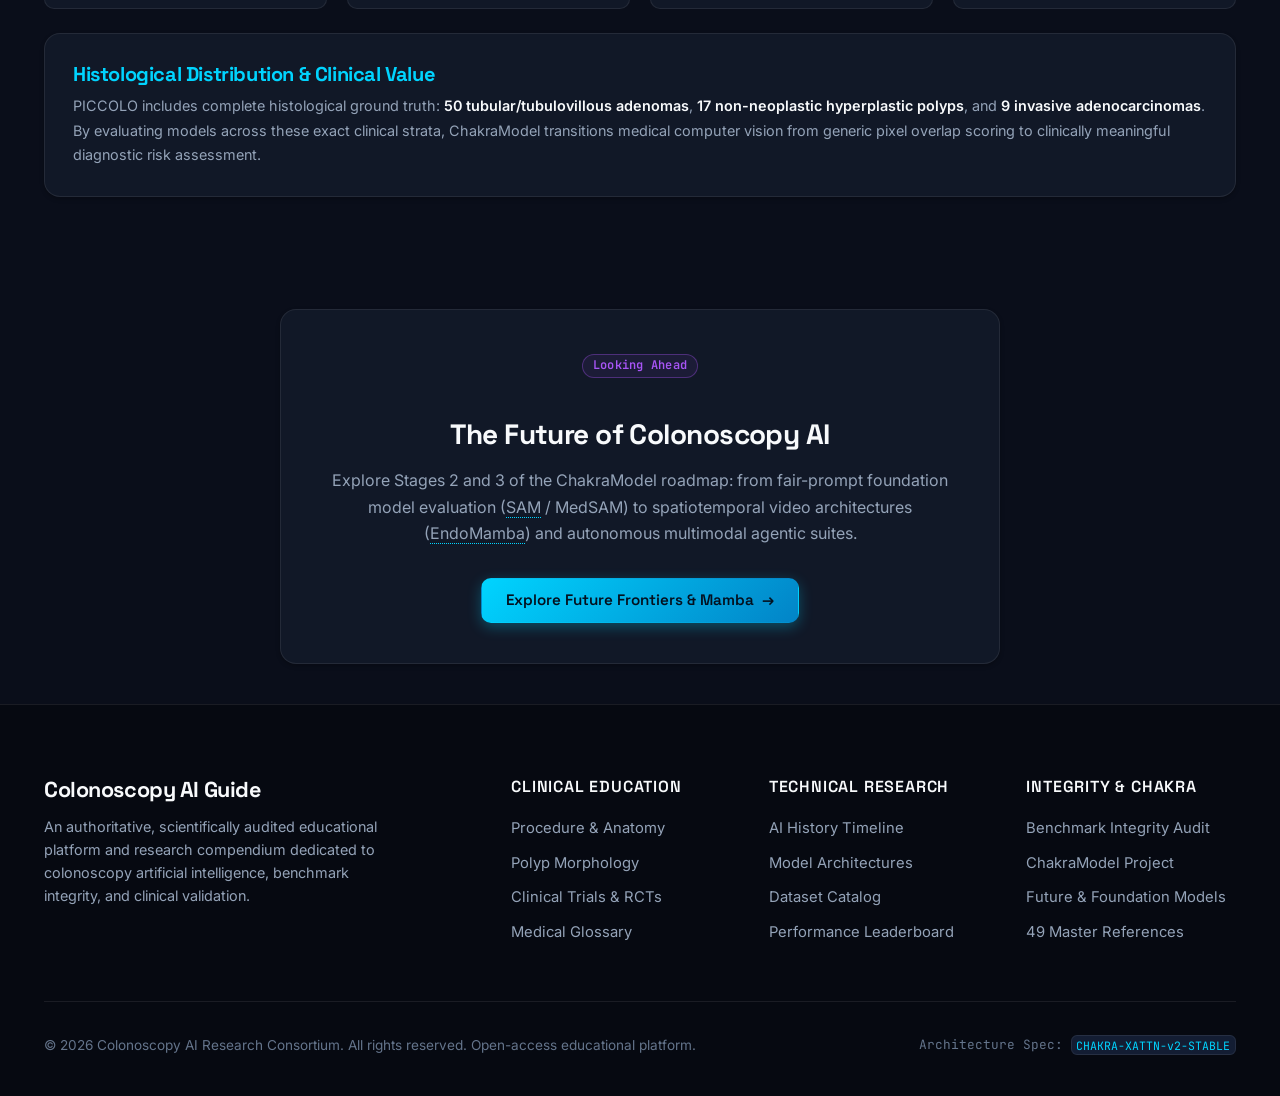
<file: pages/09-chakramodel.html>
<!DOCTYPE html>
<html lang="en" data-theme="dark">
<head>
  <meta charset="UTF-8">
  <meta name="viewport" content="width=device-width, initial-scale=1.0">
  <title>The ChakraModel Research Project | Colonoscopy AI & Benchmark Science</title>
  <meta name="description" content="Inside the ChakraModel research project: from the strategic pivot and failure analysis of ChakraTransformer (309M) to ChakraXAttnUNet v2, the leakbench Stage 1 protocol, splits_v2, and PICCOLO dataset integration.">
  <link rel="stylesheet" href="../assets/css/main.css">
  <style>
    /* Architecture & Protocol Diagrams */
    .arch-flowchart-card {
      background: var(--surface-card);
      border: 1px solid var(--border-medium);
      border-radius: var(--radius-xl);
      padding: 2.5rem;
      margin: 2.5rem 0;
      box-shadow: var(--shadow-glass);
      position: relative;
    }
    .flow-diagram-ascii {
      background: var(--bg-primary);
      border: 1px solid var(--border-subtle);
      border-radius: var(--radius-md);
      padding: 1.5rem;
      font-family: var(--font-mono);
      font-size: 0.85rem;
      line-height: 1.6;
      color: #38bdf8;
      overflow-x: auto;
      margin: 1.5rem 0;
    }
    .protocol-step-grid {
      display: grid;
      grid-template-columns: repeat(3, 1fr);
      gap: 1.5rem;
      margin: 2rem 0;
    }
    @media (max-width: 900px) {
      .protocol-step-grid {
        grid-template-columns: 1fr;
      }
    }
    .protocol-step-card {
      background: var(--surface-glass);
      border: 1px solid var(--border-subtle);
      border-radius: var(--radius-lg);
      padding: 1.75rem;
      position: relative;
    }
    .protocol-step-card.active {
      border-color: var(--color-teal);
      box-shadow: 0 0 20px rgba(0, 212, 255, 0.15);
    }
    .step-number {
      font-family: var(--font-heading);
      font-size: 2rem;
      font-weight: 700;
      color: var(--color-teal);
      line-height: 1;
      margin-bottom: 0.5rem;
    }
    .failure-cause-card {
      background: rgba(239, 68, 68, 0.05);
      border: 1px solid rgba(239, 68, 68, 0.25);
      border-radius: var(--radius-md);
      padding: 1.25rem;
      margin-bottom: 1rem;
    }
    .failure-cause-title {
      font-family: var(--font-heading);
      font-weight: 700;
      color: var(--color-coral);
      margin-bottom: 0.35rem;
      display: flex;
      align-items: center;
      gap: 0.5rem;
    }
    .piccolo-strata-grid {
      display: grid;
      grid-template-columns: repeat(auto-fit, minmax(220px, 1fr));
      gap: 1.25rem;
      margin: 1.5rem 0;
    }
    .piccolo-strata-card {
      background: var(--surface-card);
      border: 1px solid var(--border-subtle);
      border-radius: var(--radius-md);
      padding: 1.25rem;
      text-align: center;
    }
  </style>
</head>
<body>

  <!-- Scroll Progress Indicator -->
  <div id="scroll-progress"></div>

  <!-- Main Navigation Header -->
  <header class="site-header">
    <div class="container nav-container">
      <a href="../index.html" class="brand-logo">
        <div class="brand-icon">🔬</div>
        <span>Colonoscopy AI</span>
        <span class="brand-badge">Research</span>
      </a>

      <ul class="nav-menu">
        <li><a href="../index.html" class="nav-link">Home</a></li>
        <li><a href="01-what-is-colonoscopy.html" class="nav-link">Clinical</a></li>
        <li><a href="04-architectures.html" class="nav-link">Architectures</a></li>
        <li><a href="05-datasets.html" class="nav-link">Datasets</a></li>
        <li><a href="06-benchmarks.html" class="nav-link">Benchmarks</a></li>
        <li><a href="08-benchmark-integrity.html" class="nav-link">Integrity Audit</a></li>
        <li><a href="09-chakramodel.html" class="nav-link active">ChakraModel</a></li>
        <li><a href="10-future.html" class="nav-link">Future & Mamba</a></li>
        <li><a href="11-references.html" class="nav-link">References</a></li>
        <li><a href="12-glossary.html" class="nav-link">Glossary</a></li>
      </ul>

      <div class="nav-actions">
        <button class="theme-toggle-btn" aria-label="Toggle light and dark mode" title="Toggle theme">🌓</button>
        <button class="hamburger-btn" aria-label="Toggle mobile menu" title="Open Menu">☰</button>
      </div>
    </div>
  </header>

  <!-- Mobile Drawer -->
  <div class="mobile-nav-drawer" id="mobile-drawer">
    <a href="../index.html" class="nav-link">Home (Overview)</a>
    <a href="01-what-is-colonoscopy.html" class="nav-link">01. What is Colonoscopy</a>
    <a href="02-polyp-types.html" class="nav-link">02. Polyp Morphology & Paris</a>
    <a href="03-ai-history.html" class="nav-link">03. AI History & Evolution</a>
    <a href="04-architectures.html" class="nav-link">04. Deep Architectures</a>
    <a href="05-datasets.html" class="nav-link">05. Public Datasets</a>
    <a href="06-benchmarks.html" class="nav-link">06. Performance Benchmarks</a>
    <a href="06b-clinical-evidence.html" class="nav-link">06b. Clinical Trial Evidence</a>
    <a href="08-benchmark-integrity.html" class="nav-link">08. Benchmark Integrity Audit</a>
    <a href="09-chakramodel.html" class="nav-link active">09. ChakraModel Research Project</a>
    <a href="10-future.html" class="nav-link">10. Future & Agentic Vision</a>
    <a href="11-references.html" class="nav-link">11. Master References (49 Papers)</a>
    <a href="12-glossary.html" class="nav-link">12. Plain-English Glossary (50 Terms)</a>
  </div>

  <!-- Hero Section -->
  <section class="hero">
    <div class="hero-glow" style="background: radial-gradient(circle, rgba(0, 212, 255, 0.15) 0%, rgba(16, 185, 129, 0.08) 50%, transparent 70%);"></div>
    <div class="container hero-content">
      <div class="hero-badge">
        <span class="dot" style="background: var(--color-teal);"></span>
        <span>The Empirical Research Project</span>
      </div>
      <h1 class="hero-title">
        The ChakraModel <br>
        <span class="gradient-text">Research Project & Protocol</span>
      </h1>
      <p class="hero-subtitle">
        How a machine learning project pivoted from proposing another marginal transformer architecture to scientifically measuring and repairing benchmark inflation across colonoscopy AI.
      </p>
    </div>
  </section>

  <!-- Main Content Container -->
  <main class="container">

    <!-- Executive Summary & The Great Pivot -->
    <section class="section-sm">
      <div class="card" style="border-left: 4px solid var(--color-teal); padding: 2.25rem;">
        <span class="badge badge-teal" style="margin-bottom: 0.75rem;">Executive Summary</span>
        <h2 style="margin-bottom: 1rem;">The Great Strategic Pivot</h2>
        <p style="font-size: 1.05rem; line-height: 1.7; color: var(--text-secondary);">
          The ChakraModel project originally commenced in mid-2026 with an orthodox deep learning ambition: engineer a high-capacity vision transformer architecture capable of setting new SOTA numbers on standard polyp segmentation leaderboards.
        </p>
        <p style="font-size: 1.05rem; line-height: 1.7; color: var(--text-secondary);">
          However, rigorous empirical audits of our training logs and public datasets shattered that objective. We discovered that benchmark leaderboards were fundamentally contaminated: test sets leaked video frames from training sets, candidate datasets absorbed held-out test frames, and models were evaluated exclusively on polyps with zero testing on healthy mucosa.
        </p>
        <div class="alert alert-clinical" style="margin: 1.5rem 0;">
          <div class="alert-icon">💡</div>
          <div class="alert-content">
            <div class="alert-title">The ChakraModel Mission Statement</div>
            <p style="font-size: 1rem; font-weight: 500;">
              <em>"Standard polyp-segmentation benchmarks overstate clinical progress, and we measure by how much."</em>
            </p>
          </div>
        </div>
        <p style="font-size: 0.95rem; color: var(--text-muted); margin-bottom: 0;">
          Rather than publishing another incremental model claiming +0.005 Dice on compromised data, ChakraModel established <strong>leakbench</strong>: a unified, reproducible benchmarking platform measuring true out-of-distribution generalization, leak-free validation drift, and real-time inference viability.
        </p>
      </div>
    </section>

    <!-- Failure Analysis: ChakraTransformer & 128px Collapse -->
    <section class="section" id="failure-analysis">
      <div class="flex-between flex-wrap gap-md" style="margin-bottom: 1.5rem;">
        <div>
          <span class="badge badge-coral">Radical Scientific Transparency</span>
          <h2 style="margin-top: 0.5rem;">Failure Analysis: What Didn't Work and Why</h2>
        </div>
        <span class="badge badge-integrity">ChakraTransformer & 128px Collapse</span>
      </div>

      <p>
        Genuine scientific progress requires publishing negative results. Before converging on our final architecture and protocol, the project rigorously evaluated two flawed hypotheses: an over-parameterized Vision Transformer (<span class="glossary-term" data-term="vit">ViT</span>) and low-resolution from-scratch optimization.
      </p>

      <!-- Sub-section 1: ChakraTransformer ViT-L/16 -->
      <div class="card" style="margin: 2rem 0;">
        <div class="flex-between flex-wrap gap-sm" style="margin-bottom: 1rem;">
          <h3 style="color: var(--color-coral); margin-bottom: 0;">1. ChakraTransformer (ViT-L/16 @ 384 px, 309.2M Parameters)</h3>
          <span class="badge badge-coral">Catastrophic Underperformance</span>
        </div>
        <p style="color: var(--text-secondary);">
          Evaluated on dual NVIDIA T4 GPUs on Kaggle (<code>chakra_transformer_best.pth</code>), ChakraTransformer coupled an ImageNet-21k pre-trained Vision Transformer Large encoder (307.2M params) with a minimal convolutional decoder head (2.0M params) at $384 \times 384$ input resolution.
        </p>

        <div class="table-container">
          <table class="data-table">
            <thead>
              <tr>
                <th>Model</th>
                <th>Year</th>
                <th>Backbone Family</th>
                <th>Params (M)</th>
                <th>Kvasir-SEG Dice</th>
                <th>CVC-ClinicDB Dice* <span class="badge badge-coral" style="font-size: 0.65rem; vertical-align: middle; margin-left: 0.25rem;">Video Leakage</span></th>
                <th>Inference (T4 FP32)</th>
              </tr>
            </thead>
            <tbody>
              <tr>
                <td><strong>U-Net</strong></td>
                <td>2015</td>
                <td>Plain CNN (VGG-style)</td>
                <td class="numeric">31.0M</td>
                <td class="numeric">0.818</td>
                <td class="numeric" style="color: var(--color-teal); font-weight: 700;">0.823</td>
                <td class="numeric">53.0 FPS</td>
              </tr>
              <tr>
                <td><strong>PraNet</strong></td>
                <td>2020</td>
                <td>Res2Net-50 + Reverse Attn</td>
                <td class="numeric">32.6M</td>
                <td class="numeric">0.898</td>
                <td class="numeric">0.899</td>
                <td class="numeric">41.7 FPS</td>
              </tr>
              <tr>
                <td><strong>Polyp-PVT</strong></td>
                <td>2021</td>
                <td>PVTv2-B2 + Cascaded Head</td>
                <td class="numeric">25.1M</td>
                <td class="numeric">0.917</td>
                <td class="numeric">0.937</td>
                <td class="numeric">34.2 FPS</td>
              </tr>
              <tr class="warning-row">
                <td><strong>ChakraTransformer (Ours)</strong></td>
                <td>2026</td>
                <td>ViT-L/16 + Naive Conv Head</td>
                <td class="numeric" style="color: var(--color-danger); font-weight: 700;">309.2M</td>
                <td class="numeric">0.838 <span style="font-size: 0.75rem;">(0.847 TTA)</span></td>
                <td class="numeric" style="color: var(--color-danger); font-weight: 700;">0.771 <span style="font-size: 0.75rem;">(0.784 TTA)</span></td>
                <td class="numeric" style="color: var(--color-danger); font-weight: 700;">7.76 FPS</td>
              </tr>
            </tbody>
          </table>
        </div>

        <p style="font-size: 0.8rem; color: var(--text-muted); margin-top: 0.75rem; line-height: 1.5;">
          <span style="color: var(--color-coral); font-weight: 600;">*Integrity Note:</span> Standard CVC-ClinicDB test scores reflect in-sequence video frame leakage (+12% to +15% artificial inflation). Under leakage-free video-grouped 5-fold cross-validation, models drop to realistic generalization levels. See <a href="08-benchmark-integrity.html" style="color: var(--color-teal); text-decoration: underline;">Benchmark Integrity Audit</a>.
        </p>

        <h4 style="margin-top: 1.5rem; margin-bottom: 1rem;">Root Causes of ChakraTransformer's Failure:</h4>
        <div class="grid grid-2">
          <div class="failure-cause-card">
            <div class="failure-cause-title">❌ Non-Hierarchical Spatial Collapse</div>
            <p style="font-size: 0.85rem; color: var(--text-secondary); margin-bottom: 0;">
              Standard ViT operates on non-overlapping $16 \times 16$ patches. At $384 \times 384$, the entire image collapses into a single $24 \times 24$ token grid. A diminutive polyp covers only 1 or 2 tokens, destroying high-frequency boundary cues.
            </p>
          </div>

          <div class="failure-cause-card">
            <div class="failure-cause-title">❌ Severe Decoder Asymmetry</div>
            <p style="font-size: 0.85rem; color: var(--text-secondary); margin-bottom: 0;">
              A 307M backbone was paired with a rudimentary 2M convolutional decoder. Without multi-scale feature pyramids (<span class="glossary-term" data-term="fpn">FPN</span>) or reverse attention modules, the decoder could not translate abstract latent tokens back to crisp boundaries.
            </p>
          </div>

          <div class="failure-cause-card">
            <div class="failure-cause-title">❌ Extreme Parameter Bloat (12x SOTA)</div>
            <p style="font-size: 0.85rem; color: var(--text-secondary); margin-bottom: 0;">
              309 million parameters trained on ~1,000 medical images violates sample-efficiency principles. The network severely overfitted and discarded the local <span class="glossary-term" data-term="inductive-bias">inductive biases</span> that CNNs preserve.
            </p>
          </div>

          <div class="failure-cause-card">
            <div class="failure-cause-title">❌ Complete Real-Time Failure (7.76 FPS)</div>
            <p style="font-size: 0.85rem; color: var(--text-secondary); margin-bottom: 0;">
              At 7.76 FPS (FP32), the model fell drastically short of the 25 FPS clinical threshold required for live endoscopic video. Even with FP16, throughput capped at ~26 FPS with massive latency jitter.
            </p>
          </div>
        </div>
      </div>

      <!-- Sub-section 2: 128px Collapse -->
      <div class="card" style="margin: 2rem 0;">
        <h3 style="color: var(--color-amber); margin-bottom: 1rem;">2. Low-Resolution Collapse: The 128px Experiments</h3>
        <p style="color: var(--text-secondary);">
          An earlier experimental series investigated downsampling images to $128 \times 128$ resolution on Kvasir-SEG to enable lightweight edge deployment:
        </p>
        <div class="grid grid-4" style="margin: 1.5rem 0;">
          <div class="stat-card">
            <div class="stat-value" style="font-size: 2rem; color: var(--color-danger);">0.276</div>
            <div class="stat-label">Vanilla U-Net (Scratch)</div>
          </div>
          <div class="stat-card">
            <div class="stat-value" style="font-size: 2rem; color: var(--color-coral);">0.614</div>
            <div class="stat-label">Double U-Net (Scratch)</div>
          </div>
          <div class="stat-card">
            <div class="stat-value" style="font-size: 2rem; color: var(--color-amber);">0.768</div>
            <div class="stat-label">Attention U-Net (Scratch)</div>
          </div>
          <div class="stat-card">
            <div class="stat-value" style="font-size: 2rem; color: var(--color-emerald);">0.830 &plusmn; 0.21</div>
            <div class="stat-label">UNet++ (ResNet-18)</div>
          </div>
        </div>
        <p style="font-size: 0.9rem; color: var(--text-secondary); margin-bottom: 0;">
          <strong>Finding:</strong> $128 \times 128$ provides <strong>7.6x fewer pixels</strong> than the standard $352 \times 352$ input (16,384 vs. 123,904 pixels). Flat lesions and diminutive polyps were reduced to 4 to 8 blurry pixels. Crucially, training from random initialization without ImageNet pre-training completely failed (mDice 0.28 to 0.77).
        </p>
      </div>
    </section>

    <!-- ChakraXAttnUNet v2 Architecture -->
    <section class="section" id="chakra-architecture">
      <div class="arch-flowchart-card">
        <div class="flex-between flex-wrap gap-md" style="margin-bottom: 1rem;">
          <div>
            <span class="badge badge-teal">Internal Benchmark Architecture</span>
            <h2 style="margin-top: 0.5rem;">ChakraXAttnUNet v2: Dual-Path Skip Routing</h2>
          </div>
          <span class="badge badge-arch">28.6M Parameters | Swin-T Backbone</span>
        </div>

        <p style="color: var(--text-secondary); font-size: 1.05rem;">
          To anchor the internal benchmarking track within <code>leakbench</code>, **ChakraXAttnUNet v2** was designed to correct the architectural flaws of both ChakraTransformer and our initial v1 attention prototype.
        </p>

        <!-- ASCII Flowchart Diagram -->
        <div class="flow-diagram-ascii">
                  [Input Image: 352 x 352 x 3]
                               │
                               ▼
        ┌──────────────────────────────────────────────┐
        │  Swin-Tiny Hierarchical Transformer Encoder  │ ──> Stage 0 [88 x 88 x 96]  ───┐
        │  (Shifted Window Self-Attention, ImageNet-1k)│ ──> Stage 1 [44 x 44 x 192] ───┼──┐
        │                                              │ ──> Stage 2 [22 x 22 x 384] ───┼──┼──┐
        │                                              │ ──> Stage 3 [11 x 11 x 768] ───┼──┼──┼──┐
        └──────────────────────────────────────────────┘                                │  │  │  │
                                                                                        │  │  │  │
                                                  ┌─────────────────────────────────────┘  │  │  │
                                                  │                                        │  │  │
                                                  ▼                                        │  │  │
        ┌──────────────────────────────────────────────────────────────────────────────┐   │  │  │
        │ Cross-Attention Skip Block 3 [11x11 -> 22x22, 128 channels]                  │<──┘  │  │
        │  - Query: Bilinearly Upsampled Decoder Latents                               │      │  │
        │  - Key/Value: Context-Gated Skip Features                                    │      │  │
        │  - Direct Path: Full-Resolution 1x1 Conv Projected Skip Bypass               │      │  │
        └──────────────────────────────────────┬───────────────────────────────────────┘      │  │
                                               │                                              │  │
                                               ▼                                              │  │
        ┌──────────────────────────────────────────────────────────────────────────────┐      │  │
        │ Cross-Attention Skip Block 2 [22x22 -> 44x44, 96 channels]                   │<─────┘  │
        └──────────────────────────────────────┬───────────────────────────────────────┘         │
                                               │                                                 │
                                               ▼                                                 │
        ┌──────────────────────────────────────────────────────────────────────────────┐         │
        │ Cross-Attention Skip Block 1 [44x44 -> 88x88, 64 channels]                   │<────────┘
        └──────────────────────────────────────┬───────────────────────────────────────┘
                                               │
                                               ▼
        ┌──────────────────────────────────────────────────────────────────────────────┐
        │ Refinement Convolutions & Bilinear Upsample [352 x 352 x 32]                 │
        └──────────────────────────────────────┬───────────────────────────────────────┘
                                               │
                             ┌─────────────────┴─────────────────┐
                             ▼                                   ▼
                ┌─────────────────────────┐         ┌─────────────────────────┐
                │ Primary Mask Head       │         │ Auxiliary Boundary Head │
                │ 1x1 Conv -> 352x352x1   │         │ Explicit Morphological  │
                │ (Lesion Segmentation)   │         │ Target B(G) Dilation    │
                └─────────────────────────┘         └─────────────────────────┘
        </div>

        <div class="grid grid-2" style="margin-top: 2rem;">
          <div class="card" style="background: var(--surface-card-alt);">
            <h4 style="color: var(--color-teal);">1. Fixing the Fatal v1 Skip-Pooling Flaw</h4>
            <p style="font-size: 0.9rem; color: var(--text-secondary);">
              In our v1 prototype, encoder skip features were average-pooled to $\le 16 \times 16$ before calculating cross-attention. This eliminated computational bottlenecks but wiped out sub-millimeter pit patterns and mucosal margins. 
            </p>
            <p style="font-size: 0.9rem; color: var(--text-secondary); margin-bottom: 0;">
              <strong>The v2 Solution:</strong> <span class="glossary-term" data-term="dual-path-skip-routing">Dual-Path Skip Routing</span> routes features through two concurrent paths: a context-gated attention selection path plus an unpooled, direct $1 \times 1$ convolutionally projected skip bypass.
            </p>
          </div>

          <div class="card" style="background: var(--surface-card-alt);">
            <h4 style="color: var(--color-purple);">2. Auxiliary Morphological Boundary Supervision</h4>
            <p style="font-size: 0.9rem; color: var(--text-secondary);">
              During training, an auxiliary boundary head is supervised with the explicit mathematical morphology boundary target:
            </p>
            <div style="font-family: var(--font-mono); font-size: 0.85rem; color: var(--color-purple); background: var(--bg-primary); padding: 0.75rem; border-radius: var(--radius-sm); margin-bottom: 0.75rem;">
              B(G) = MaxPool_3x3(G) - (-MaxPool_3x3(-G))
            </div>
            <p style="font-size: 0.9rem; color: var(--text-secondary); margin-bottom: 0;">
              This forces intermediate feature layers to actively delineate lesion borders, preventing blurry predictions on flat Paris 0-IIa/IIb adenomas.
            </p>
          </div>
        </div>
      </div>
    </section>

    <!-- Stage 1 Experimental Protocol (leakbench) -->
    <section class="section" id="leakbench-protocol">
      <div class="flex-between flex-wrap gap-md" style="margin-bottom: 1.5rem;">
        <div>
          <span class="badge badge-teal">Standardized Experimental Setup</span>
          <h2 style="margin-top: 0.5rem;">Stage 1 Protocol: <code>leakbench</code></h2>
        </div>
        <span class="badge badge-metric">38 GPU Runs | ~20 NVIDIA T4-Hours</span>
      </div>

      <p>
        To eliminate experimental confounding, all models are evaluated in a unified PyTorch harness with locked hyperparameters, canonical PraNet structure loss, and multi-seed execution.
      </p>

      <!-- Protocol Hyperparameter Summary -->
      <div class="grid grid-3" style="margin: 2rem 0;">
        <div class="card">
          <div style="font-family: var(--font-heading); font-weight: 700; color: var(--color-teal); margin-bottom: 0.25rem;">352 &times; 352 px</div>
          <div style="font-size: 0.85rem; color: var(--text-muted); margin-bottom: 0.5rem;">Standard Input Resolution</div>
          <p style="font-size: 0.85rem; color: var(--text-secondary); margin-bottom: 0;">Predictions are bilinearly interpolated back to original ground-truth dimensions before metric calculation.</p>
        </div>
        <div class="card">
          <div style="font-family: var(--font-heading); font-weight: 700; color: var(--color-amber); margin-bottom: 0.25rem;">AdamW + Cosine</div>
          <div style="font-size: 0.85rem; color: var(--text-muted); margin-bottom: 0.5rem;">Optim & Schedule</div>
          <p style="font-size: 0.85rem; color: var(--text-secondary); margin-bottom: 0;">Initial learning rate $10^{-4}$, weight decay $10^{-4}$, cosine annealing over 50 epochs, batch size 16, AMP FP16.</p>
        </div>
        <div class="card">
          <div style="font-family: var(--font-heading); font-weight: 700; color: var(--color-purple); margin-bottom: 0.25rem;">PraNet Structure Loss</div>
          <div style="font-size: 0.85rem; color: var(--text-muted); margin-bottom: 0.5rem;">Boundary-Weighted Objective</div>
          <p style="font-size: 0.85rem; color: var(--text-secondary); margin-bottom: 0;">Weighted BCE + Weighted IoU with dynamic edge weighting: $\omega_{ij} = 1 + 5 |\text{AvgPool}_{31\times31}(G)_{ij} - G_{ij}|$.</p>
        </div>
      </div>

      <!-- The 3 Core Experiments -->
      <div class="protocol-step-grid">
        <div class="protocol-step-card active">
          <div class="step-number">E1</div>
          <h3 style="font-size: 1.15rem; margin-bottom: 0.5rem;">Main Benchmark Comparison</h3>
          <span class="badge badge-teal" style="margin-bottom: 0.75rem;">12 Total Runs (4 Models &times; 3 Seeds)</span>
          <p style="font-size: 0.85rem; color: var(--text-secondary);">
            Evaluates <code>unet_r34</code>, <code>segformer_b2</code>, <code>fpn_pvtv2b2</code>, and <code>xattn</code> on clean <span class="glossary-term" data-term="group-aware-splitting">splits_v2</span>. Measures:
          </p>
          <ul style="padding-left: 1.25rem; font-size: 0.85rem; color: var(--text-muted);">
            <li>Seen-domain (Kvasir 100, ClinicDB 62) vs Unseen (ColonDB 380, ETIS 196, CVC-300 60) mDice.</li>
            <li>Diminutive polyp stratum (polyp area &lt; 5% frame).</li>
            <li>False Alarm Rate (FAR) on 4,275 PolypGen negatives.</li>
            <li>Inference latency, throughput (FPS), and peak VRAM.</li>
          </ul>
        </div>

        <div class="protocol-step-card">
          <div class="step-number">E2</div>
          <h3 style="font-size: 1.15rem; margin-bottom: 0.5rem;">Validation Leakage Drift</h3>
          <span class="badge badge-amber" style="margin-bottom: 0.75rem;">6 Total Runs (2 Models &times; 3 Seeds)</span>
          <p style="font-size: 0.85rem; color: var(--text-secondary);">
            Evaluates <code>unet_r34</code> and <code>segformer_b2</code> on the leaky random v1 split. Demonstrates the mathematical divergence between artificially inflated validation mDice (0.94+) and true out-of-distribution performance on ETIS/ColonDB.
          </p>
        </div>

        <div class="protocol-step-card">
          <div class="step-number">E3</div>
          <h3 style="font-size: 1.15rem; margin-bottom: 0.5rem;">5-Fold CV Leakage Isolation</h3>
          <span class="badge badge-coral" style="margin-bottom: 0.75rem;">20 Total Runs (2 Models &times; 2 Setups &times; 5 Folds)</span>
          <p style="font-size: 0.85rem; color: var(--text-secondary);">
            Evaluates on all 612 ClinicDB frames. Compares <strong>Video-Grouped 5-Fold CV</strong> against <strong>Random 5-Fold CV</strong> using identical fold sizes (216, 96, 103, 102, 95). Isolates the exact numerical inflation (+12-15%) caused by video temporal leakage.
          </p>
        </div>
      </div>

      <!-- The Fix: splits_v2 Table -->
      <div class="card" style="margin-top: 2.5rem;">
        <h3>The Partition Fix: <code>splits_v2</code> Group-Aware Protocol</h3>
        <p style="color: var(--text-secondary);">
          To cure the 27 leaking sequence groups of the traditional split, <code>splits_v2</code> was generated using graph connected-components cutting at severe scene changes ($r &lt; 0.3$) and verified ORB links:
        </p>
        <div class="table-container">
          <table class="data-table">
            <thead>
              <tr>
                <th>Split Partition</th>
                <th>CVC-ClinicDB Frames</th>
                <th>Kvasir-SEG Frames</th>
                <th>Total Pool</th>
                <th>Groups Crossing Splits</th>
              </tr>
            </thead>
            <tbody>
              <tr>
                <td><strong>Training Set</strong></td>
                <td class="numeric">469 frames</td>
                <td class="numeric">759 images</td>
                <td class="numeric"><strong>1,228 pairs</strong></td>
                <td class="numeric" style="color: var(--color-emerald); font-weight: 700;">0 Groups</td>
              </tr>
              <tr>
                <td><strong>Validation Set</strong></td>
                <td class="numeric">81 frames</td>
                <td class="numeric">141 images</td>
                <td class="numeric"><strong>222 pairs</strong></td>
                <td class="numeric" style="color: var(--color-emerald); font-weight: 700;">0 Groups</td>
              </tr>
              <tr class="highlight-row">
                <td><strong>Legacy v1 Split (Flawed)</strong></td>
                <td class="numeric">Uniform Random</td>
                <td class="numeric">Uniform Random</td>
                <td class="numeric">1,450 pairs</td>
                <td class="numeric" style="color: var(--color-danger); font-weight: 700;">27 Groups Crossing</td>
              </tr>
            </tbody>
          </table>
        </div>
      </div>
    </section>

    <!-- PICCOLO Dataset Integration -->
    <section class="section" id="piccolo-integration">
      <div class="flex-between flex-wrap gap-md" style="margin-bottom: 1.5rem;">
        <div>
          <span class="badge badge-emerald">Clinical Stratification Standard</span>
          <h2 style="margin-top: 0.5rem;">PICCOLO Dataset Integration</h2>
        </div>
        <span class="badge badge-clinical">3,433 Frames | 76 Lesions | 40 Videos</span>
      </div>

      <p>
        A key pillar of ChakraModel Stage 2 is the integration of <span class="glossary-term" data-term="piccolo">PICCOLO</span> (Sánchez-Peralta et al., 2020), a high-definition video dataset recorded across two Spanish university hospitals (Hospital Universitario de Basurto and Hospital Universitario Donostia). PICCOLO is one of the few public datasets providing granular clinical metadata without cross-split video leakage.
      </p>

      <div class="piccolo-strata-grid">
        <div class="piccolo-strata-card">
          <div style="font-family: var(--font-heading); font-size: 1.75rem; font-weight: 700; color: var(--color-teal);">21 Lesions</div>
          <div style="font-size: 0.85rem; font-weight: 600; color: var(--text-primary);">Diminutive (&le; 5mm)</div>
          <div style="font-size: 0.75rem; color: var(--text-muted); margin-top: 0.25rem;">Key clinical testing stratum</div>
        </div>
        <div class="piccolo-strata-card">
          <div style="font-family: var(--font-heading); font-size: 1.75rem; font-weight: 700; color: var(--color-amber);">16 Lesions</div>
          <div style="font-size: 0.85rem; font-weight: 600; color: var(--text-primary);">Small (6 &ndash; 9mm)</div>
          <div style="font-size: 0.75rem; color: var(--text-muted); margin-top: 0.25rem;">Intermediate risk group</div>
        </div>
        <div class="piccolo-strata-card">
          <div style="font-family: var(--font-heading); font-size: 1.75rem; font-weight: 700; color: var(--color-purple);">31 Lesions</div>
          <div style="font-size: 0.85rem; font-weight: 600; color: var(--text-primary);">Large (&ge; 10mm)</div>
          <div style="font-size: 0.75rem; color: var(--text-muted); margin-top: 0.25rem;">High malignant potential</div>
        </div>
        <div class="piccolo-strata-card">
          <div style="font-family: var(--font-heading); font-size: 1.75rem; font-weight: 700; color: var(--color-coral);">35 Lesions</div>
          <div style="font-size: 0.85rem; font-weight: 600; color: var(--text-primary);">Flat / Elevated (Paris 0-II)</div>
          <div style="font-size: 0.75rem; color: var(--text-muted); margin-top: 0.25rem;">Most frequently missed</div>
        </div>
      </div>

      <div class="card" style="margin-top: 1.5rem;">
        <h4 style="color: var(--color-teal); margin-bottom: 0.5rem;">Histological Distribution & Clinical Value</h4>
        <p style="font-size: 0.9rem; color: var(--text-secondary); line-height: 1.7; margin-bottom: 0;">
          PICCOLO includes complete histological ground truth: <strong>50 tubular/tubulovillous adenomas</strong>, <strong>17 non-neoplastic hyperplastic polyps</strong>, and <strong>9 invasive adenocarcinomas</strong>. By evaluating models across these exact clinical strata, ChakraModel transitions medical computer vision from generic pixel overlap scoring to clinically meaningful diagnostic risk assessment.
        </p>
      </div>
    </section>

    <!-- Next Step Banner -->
    <section class="section-sm" style="text-align: center;">
      <div class="card" style="display: inline-block; max-width: 720px; padding: 2.5rem; text-align: center;">
        <span class="badge badge-purple" style="margin-bottom: 1rem;">Looking Ahead</span>
        <h3 style="margin-bottom: 1rem;">The Future of Colonoscopy AI</h3>
        <p style="color: var(--text-secondary); margin-bottom: 2rem;">
          Explore Stages 2 and 3 of the ChakraModel roadmap: from fair-prompt foundation model evaluation (<span class="glossary-term" data-term="prompt-leakage">SAM</span> / MedSAM) to spatiotemporal video architectures (<span class="glossary-term" data-term="ssm-mamba">EndoMamba</span>) and autonomous multimodal agentic suites.
        </p>
        <a href="10-future.html" class="btn btn-primary">
          <span>Explore Future Frontiers & Mamba</span>
          <span>&rarr;</span>
        </a>
      </div>
    </section>

  </main>

  <!-- Site Footer -->
  <footer class="site-footer">
    <div class="container">
      <div class="footer-grid">
        <div class="footer-brand">
          <h4>Colonoscopy AI Guide</h4>
          <p>
            An authoritative, scientifically audited educational platform and research compendium dedicated to colonoscopy artificial intelligence, benchmark integrity, and clinical validation.
          </p>
        </div>

        <div class="footer-col">
          <h5>Clinical Education</h5>
          <ul class="footer-links">
            <li><a href="01-what-is-colonoscopy.html">Procedure & Anatomy</a></li>
            <li><a href="02-polyp-types.html">Polyp Morphology</a></li>
            <li><a href="06b-clinical-evidence.html">Clinical Trials & RCTs</a></li>
            <li><a href="12-glossary.html">Medical Glossary</a></li>
          </ul>
        </div>

        <div class="footer-col">
          <h5>Technical Research</h5>
          <ul class="footer-links">
            <li><a href="03-ai-history.html">AI History Timeline</a></li>
            <li><a href="04-architectures.html">Model Architectures</a></li>
            <li><a href="05-datasets.html">Dataset Catalog</a></li>
            <li><a href="06-benchmarks.html">Performance Leaderboard</a></li>
          </ul>
        </div>

        <div class="footer-col">
          <h5>Integrity & Chakra</h5>
          <ul class="footer-links">
            <li><a href="08-benchmark-integrity.html">Benchmark Integrity Audit</a></li>
            <li><a href="09-chakramodel.html">ChakraModel Project</a></li>
            <li><a href="10-future.html">Future & Foundation Models</a></li>
            <li><a href="11-references.html">49 Master References</a></li>
          </ul>
        </div>
      </div>

      <div class="footer-bottom">
        <div>&copy; 2026 Colonoscopy AI Research Consortium. All rights reserved. Open-access educational platform.</div>
        <div style="font-family: var(--font-mono); font-size: 0.8rem;">Architecture Spec: <code>CHAKRA-XATTN-v2-STABLE</code></div>
      </div>
    </div>
  </footer>

  <script src="../assets/js/main.js"></script>
</body>
</html>
</file>
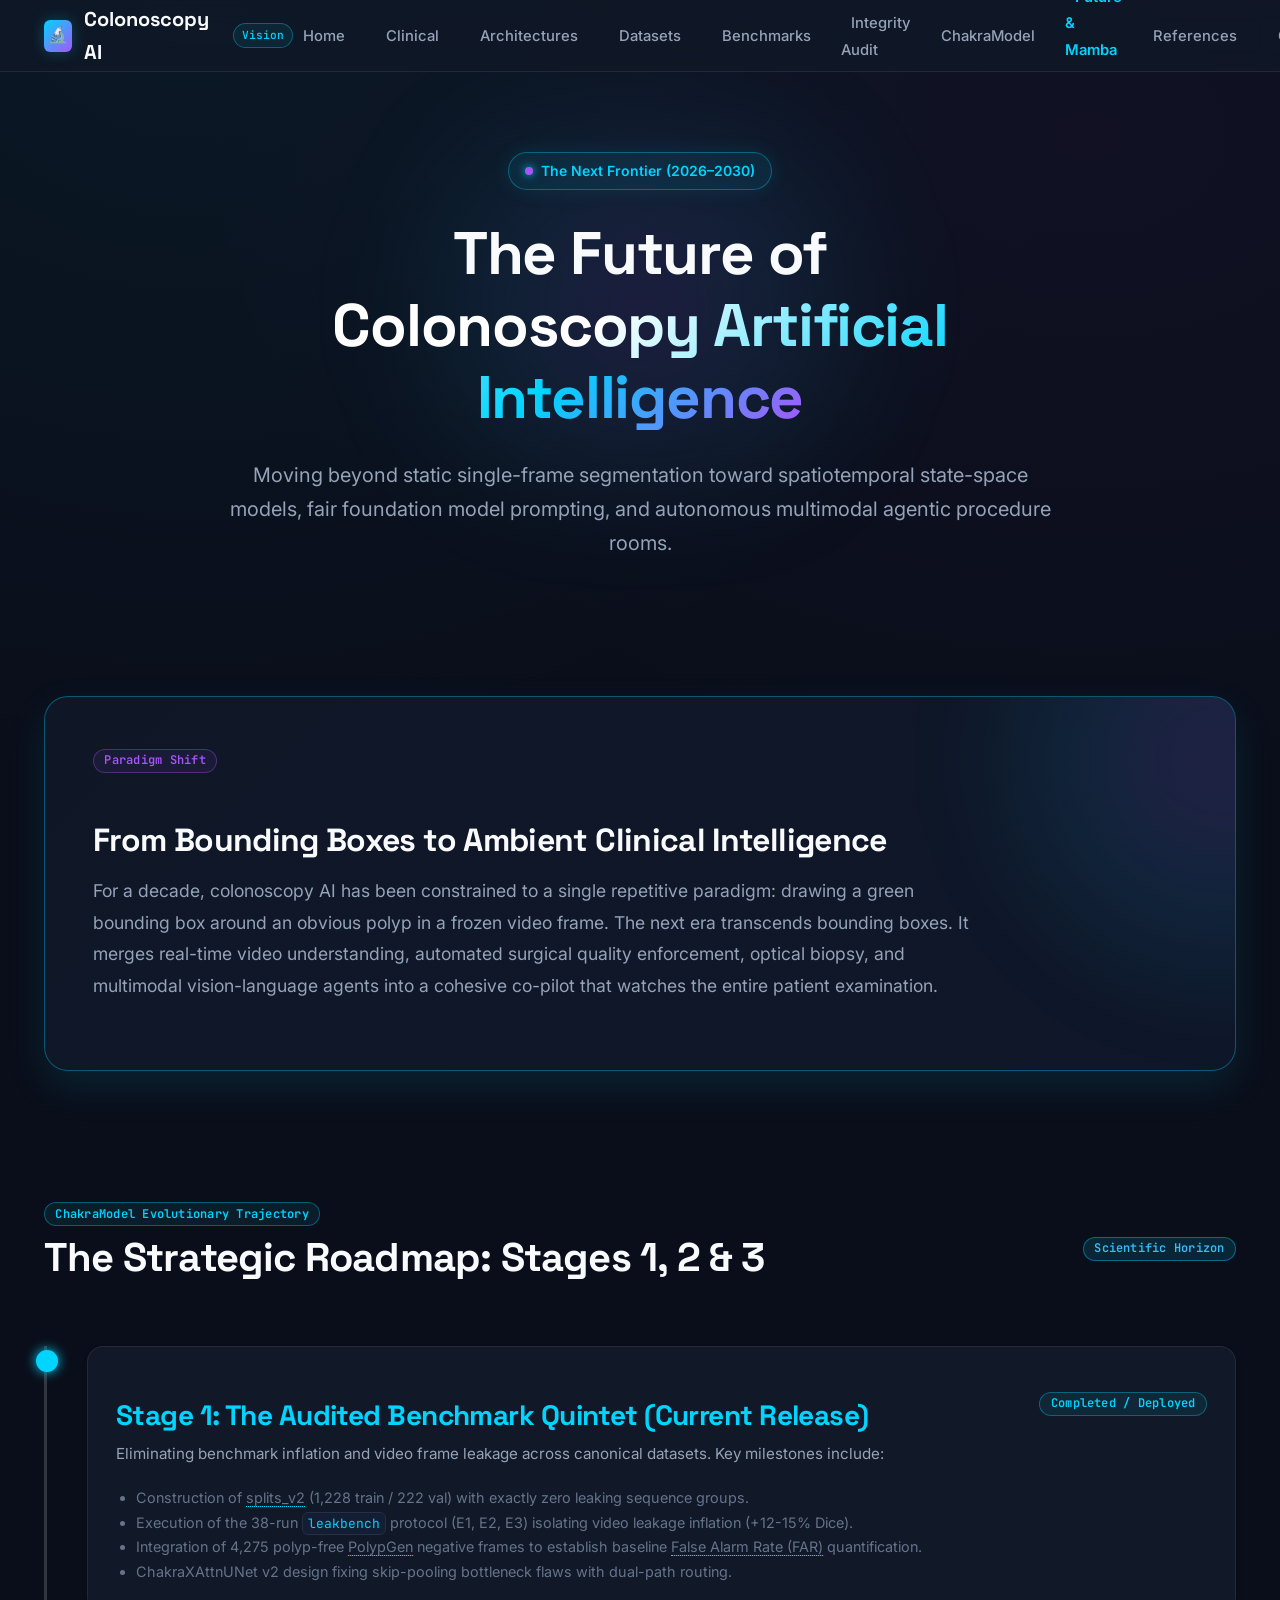
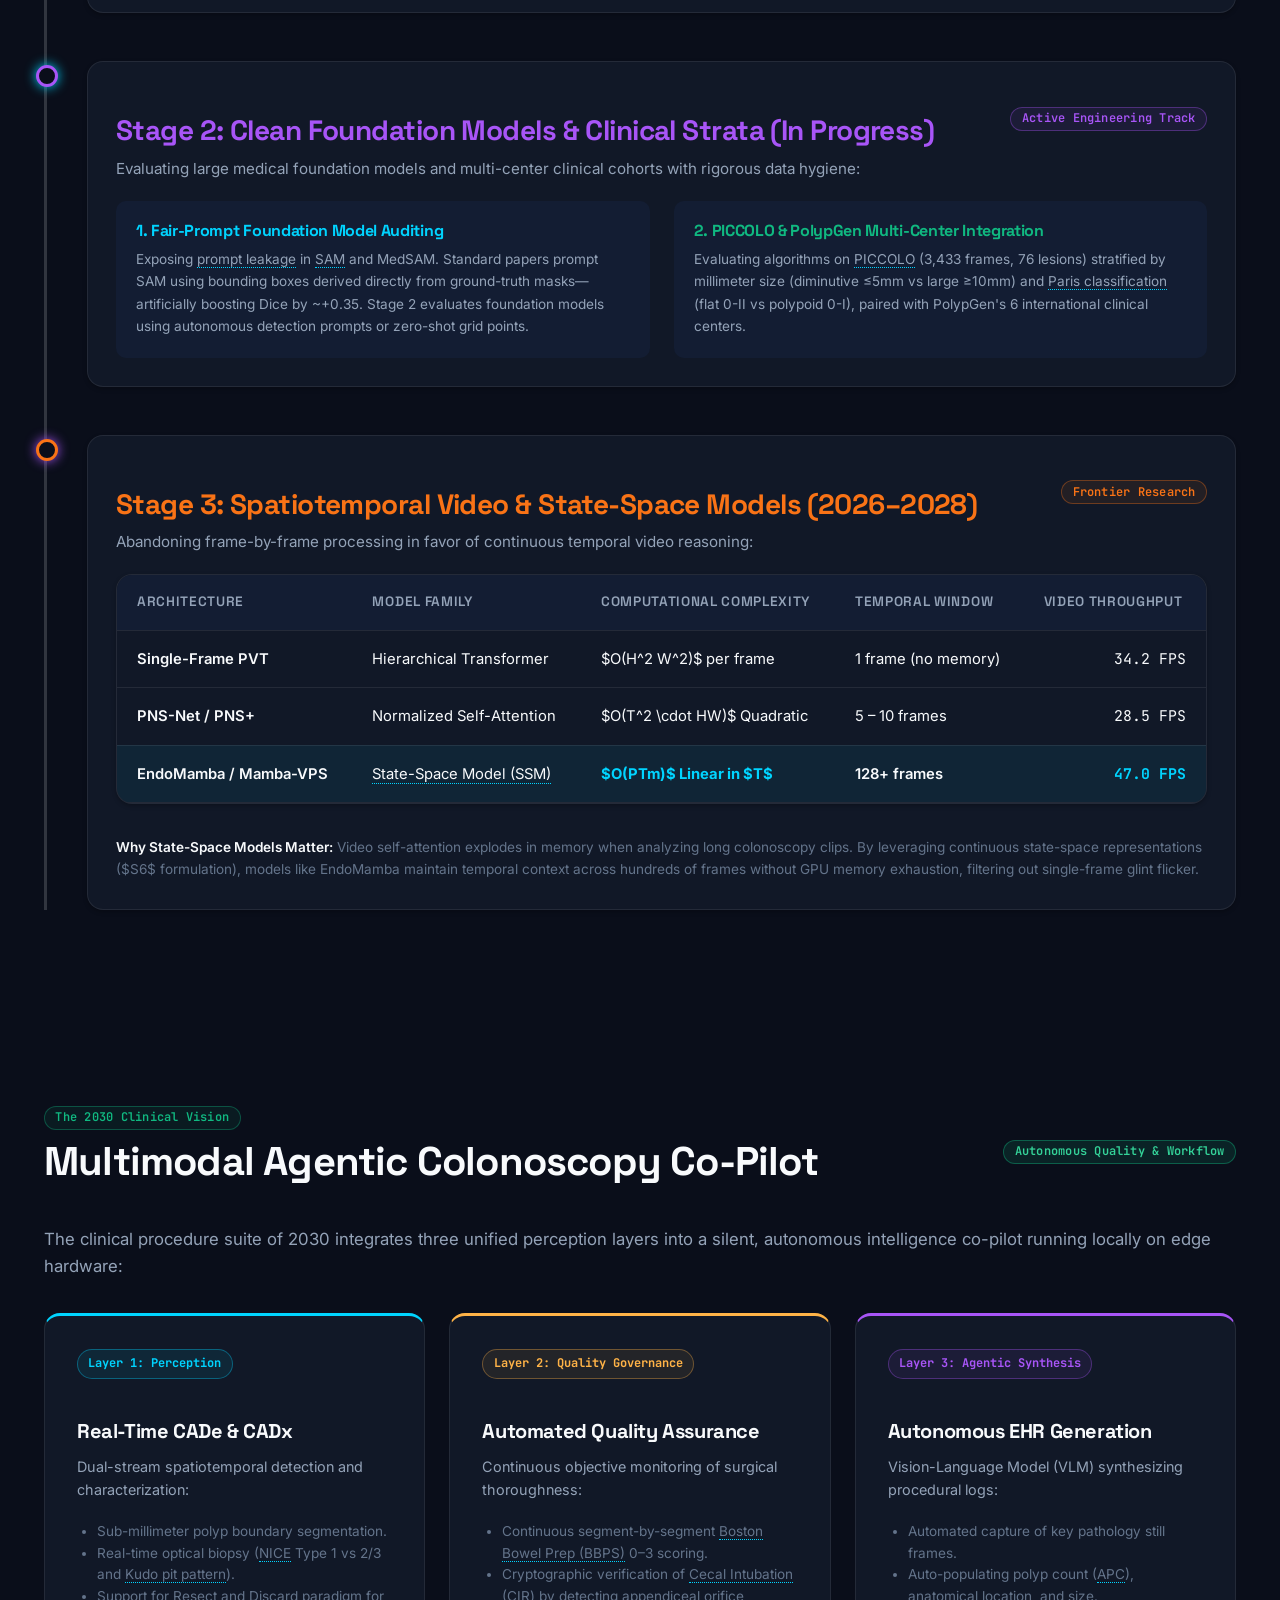
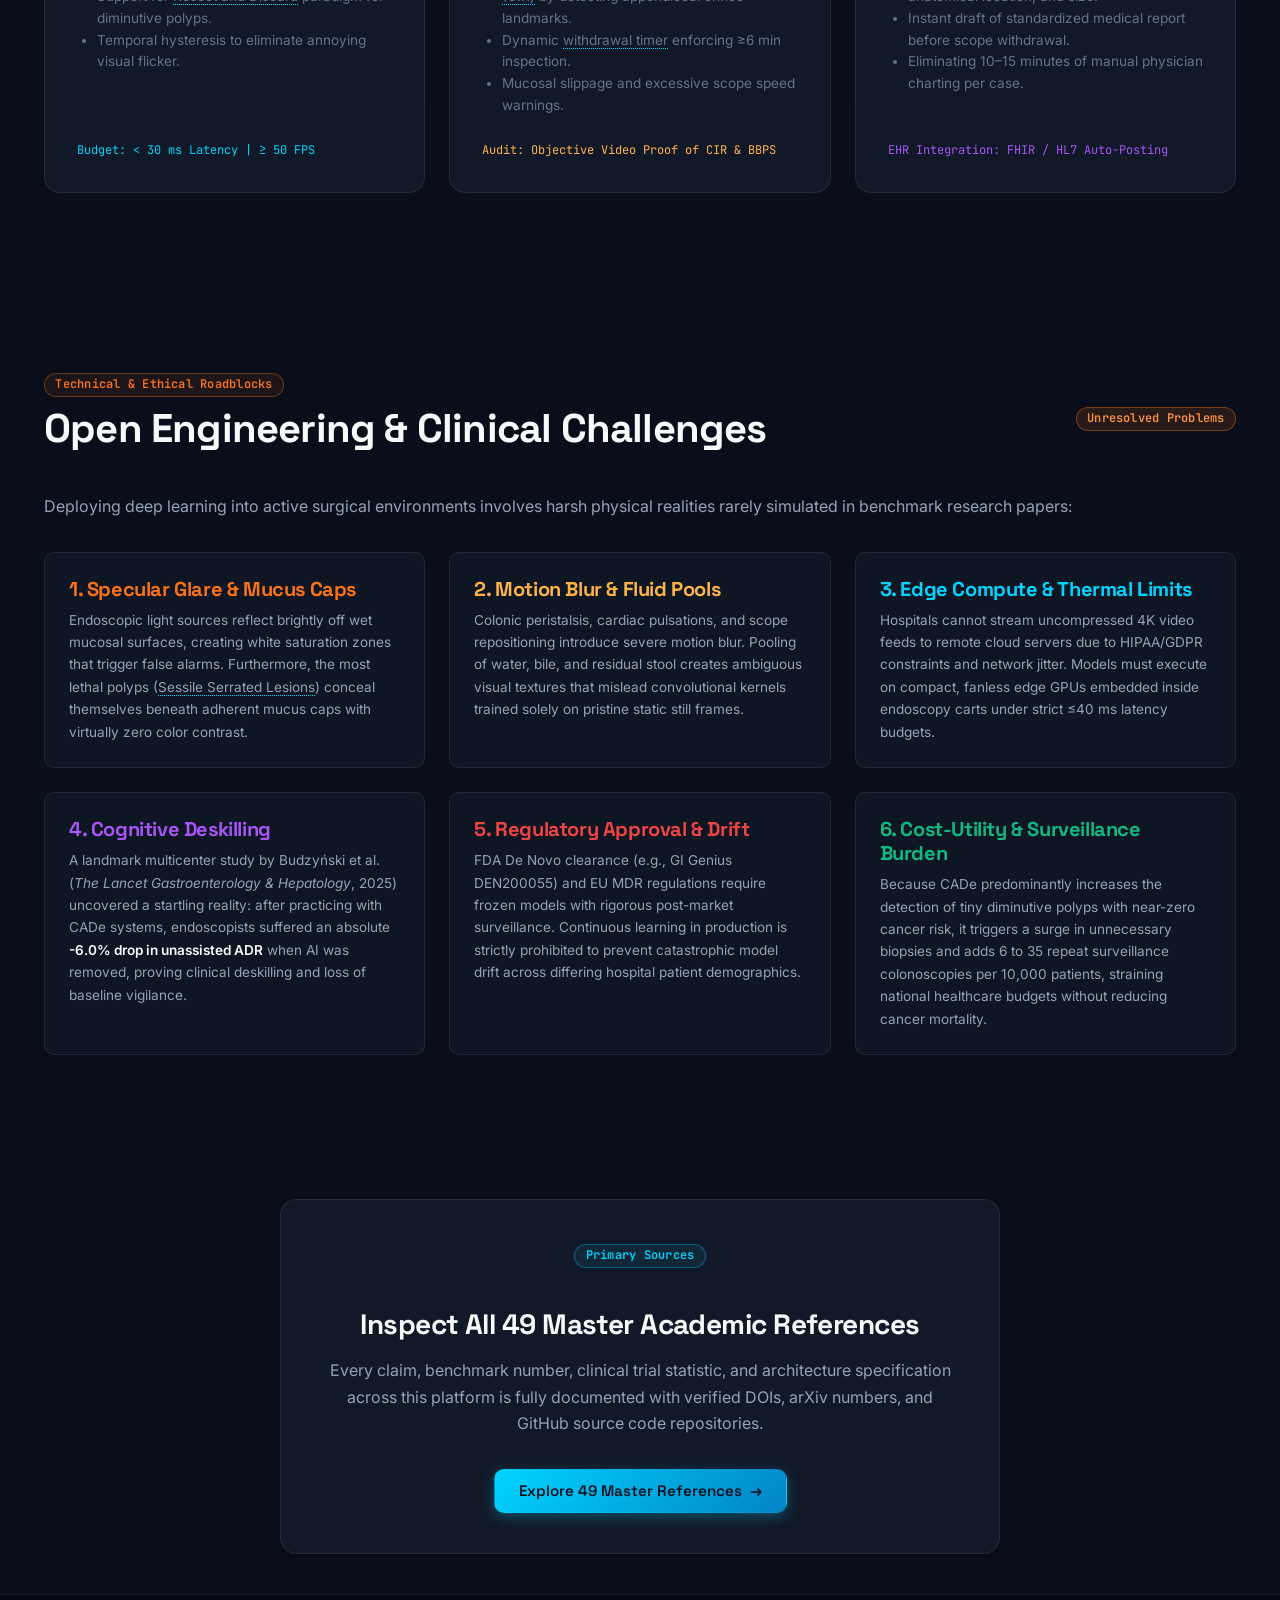
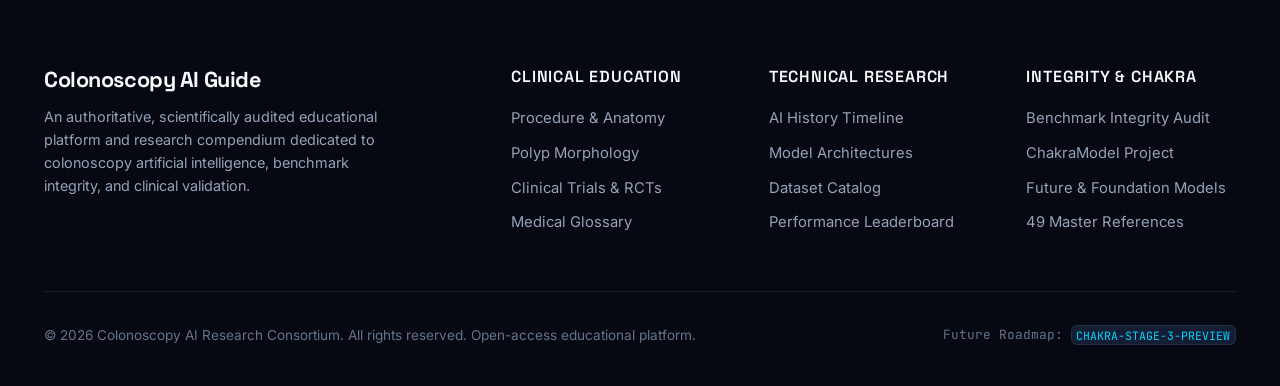
<file: pages/10-future.html>
<!DOCTYPE html>
<html lang="en" data-theme="dark">
<head>
  <meta charset="UTF-8">
  <meta name="viewport" content="width=device-width, initial-scale=1.0">
  <title>The Future of Colonoscopy AI | Foundation Models, Mamba & Agentic Endoscopy</title>
  <meta name="description" content="Explore the next frontiers in colonoscopy AI: fair-prompt foundation models, spatiotemporal video state-space models (EndoMamba), multimodal agentic endoscopy suites, and solving clinical deskilling.">
  <link rel="stylesheet" href="../assets/css/main.css">
  <style>
    .vision-hero-card {
      background: linear-gradient(135deg, rgba(16, 24, 40, 0.95) 0%, rgba(15, 23, 42, 0.98) 100%);
      border: 1px solid var(--border-teal-glow);
      border-radius: var(--radius-xl);
      padding: 3rem;
      margin: 2rem 0 3.5rem;
      position: relative;
      overflow: hidden;
      box-shadow: 0 16px 40px rgba(0, 212, 255, 0.1);
    }
    .vision-hero-card::before {
      content: '';
      position: absolute;
      top: -50%;
      right: -20%;
      width: 500px;
      height: 500px;
      background: radial-gradient(circle, rgba(168, 85, 247, 0.15) 0%, rgba(0, 212, 255, 0.08) 50%, transparent 70%);
      filter: blur(50px);
      pointer-events: none;
    }
    .agentic-stack-grid {
      display: grid;
      grid-template-columns: repeat(3, 1fr);
      gap: 1.5rem;
      margin: 2rem 0;
    }
    @media (max-width: 992px) {
      .agentic-stack-grid {
        grid-template-columns: 1fr;
      }
    }
    .agentic-layer-card {
      background: var(--surface-card);
      border: 1px solid var(--border-subtle);
      border-radius: var(--radius-lg);
      padding: 2rem;
      display: flex;
      flex-direction: column;
      justify-content: space-between;
      position: relative;
      transition: all var(--transition-normal);
    }
    .agentic-layer-card:hover {
      transform: translateY(-4px);
      border-color: var(--color-teal);
      box-shadow: var(--shadow-lg);
    }
    .layer-badge {
      font-family: var(--font-mono);
      font-size: 0.75rem;
      font-weight: 700;
      padding: 0.25rem 0.65rem;
      border-radius: var(--radius-full);
      display: inline-block;
      margin-bottom: 1rem;
      width: fit-content;
    }
    .roadmap-timeline {
      position: relative;
      margin: 3rem 0;
      padding-left: 2.5rem;
      border-left: 3px solid var(--border-medium);
    }
    .roadmap-node {
      position: relative;
      margin-bottom: 3rem;
    }
    .roadmap-node:last-child {
      margin-bottom: 0;
    }
    .roadmap-dot {
      position: absolute;
      left: -2.5rem;
      top: 0.25rem;
      transform: translateX(-50%);
      width: 22px;
      height: 22px;
      border-radius: 50%;
      background: var(--bg-primary);
      border: 3px solid var(--color-teal);
      box-shadow: 0 0 12px var(--color-teal);
    }
    .roadmap-node.stage-2 .roadmap-dot {
      border-color: var(--color-teal);
      box-shadow: 0 0 12px var(--color-teal);
    }
    .roadmap-node.stage-3 .roadmap-dot {
      border-color: var(--color-purple);
      box-shadow: 0 0 12px var(--color-purple);
    }
    .roadmap-node.stage-agentic .roadmap-dot {
      border-color: var(--color-emerald);
      box-shadow: 0 0 12px var(--color-emerald);
    }
    .challenge-card {
      background: var(--surface-glass);
      border: 1px solid var(--border-subtle);
      border-radius: var(--radius-md);
      padding: 1.5rem;
      transition: all var(--transition-fast);
    }
    .challenge-card:hover {
      border-color: var(--color-coral);
    }
  </style>
</head>
<body>

  <!-- Scroll Progress Indicator -->
  <div id="scroll-progress"></div>

  <!-- Main Navigation Header -->
  <header class="site-header">
    <div class="container nav-container">
      <a href="../index.html" class="brand-logo">
        <div class="brand-icon">🔬</div>
        <span>Colonoscopy AI</span>
        <span class="brand-badge">Vision</span>
      </a>

      <ul class="nav-menu">
        <li><a href="../index.html" class="nav-link">Home</a></li>
        <li><a href="01-what-is-colonoscopy.html" class="nav-link">Clinical</a></li>
        <li><a href="04-architectures.html" class="nav-link">Architectures</a></li>
        <li><a href="05-datasets.html" class="nav-link">Datasets</a></li>
        <li><a href="06-benchmarks.html" class="nav-link">Benchmarks</a></li>
        <li><a href="08-benchmark-integrity.html" class="nav-link">Integrity Audit</a></li>
        <li><a href="09-chakramodel.html" class="nav-link">ChakraModel</a></li>
        <li><a href="10-future.html" class="nav-link active">Future & Mamba</a></li>
        <li><a href="11-references.html" class="nav-link">References</a></li>
        <li><a href="12-glossary.html" class="nav-link">Glossary</a></li>
      </ul>

      <div class="nav-actions">
        <button class="theme-toggle-btn" aria-label="Toggle light and dark mode" title="Toggle theme">🌓</button>
        <button class="hamburger-btn" aria-label="Toggle mobile menu" title="Open Menu">☰</button>
      </div>
    </div>
  </header>

  <!-- Mobile Drawer -->
  <div class="mobile-nav-drawer" id="mobile-drawer">
    <a href="../index.html" class="nav-link">Home (Overview)</a>
    <a href="01-what-is-colonoscopy.html" class="nav-link">01. What is Colonoscopy</a>
    <a href="02-polyp-types.html" class="nav-link">02. Polyp Morphology & Paris</a>
    <a href="03-ai-history.html" class="nav-link">03. AI History & Evolution</a>
    <a href="04-architectures.html" class="nav-link">04. Deep Architectures</a>
    <a href="05-datasets.html" class="nav-link">05. Public Datasets</a>
    <a href="06-benchmarks.html" class="nav-link">06. Performance Benchmarks</a>
    <a href="06b-clinical-evidence.html" class="nav-link">06b. Clinical Trial Evidence</a>
    <a href="08-benchmark-integrity.html" class="nav-link">08. Benchmark Integrity Audit</a>
    <a href="09-chakramodel.html" class="nav-link">09. ChakraModel Research Project</a>
    <a href="10-future.html" class="nav-link active">10. Future & Agentic Vision</a>
    <a href="11-references.html" class="nav-link">11. Master References (49 Papers)</a>
    <a href="12-glossary.html" class="nav-link">12. Plain-English Glossary (50 Terms)</a>
  </div>

  <!-- Hero Section -->
  <section class="hero">
    <div class="hero-glow" style="background: radial-gradient(circle, rgba(168, 85, 247, 0.15) 0%, rgba(0, 212, 255, 0.08) 50%, transparent 70%);"></div>
    <div class="container hero-content">
      <div class="hero-badge">
        <span class="dot" style="background: var(--color-purple);"></span>
        <span>The Next Frontier (2026&ndash;2030)</span>
      </div>
      <h1 class="hero-title">
        The Future of <br>
        <span class="gradient-text">Colonoscopy Artificial Intelligence</span>
      </h1>
      <p class="hero-subtitle">
        Moving beyond static single-frame segmentation toward spatiotemporal state-space models, fair foundation model prompting, and autonomous multimodal agentic procedure rooms.
      </p>
    </div>
  </section>

  <!-- Main Content Container -->
  <main class="container">

    <!-- Vision Card -->
    <div class="vision-hero-card">
      <span class="badge badge-purple" style="margin-bottom: 1rem;">Paradigm Shift</span>
      <h2 style="font-size: 2rem; margin-bottom: 1rem;">From Bounding Boxes to Ambient Clinical Intelligence</h2>
      <p style="font-size: 1.1rem; line-height: 1.8; color: var(--text-secondary); max-width: 900px;">
        For a decade, colonoscopy AI has been constrained to a single repetitive paradigm: drawing a green bounding box around an obvious polyp in a frozen video frame. The next era transcends bounding boxes. It merges real-time video understanding, automated surgical quality enforcement, optical biopsy, and multimodal vision-language agents into a cohesive co-pilot that watches the entire patient examination.
      </p>
    </div>

    <!-- The 3-Stage Roadmap -->
    <section class="section" id="roadmap">
      <div class="flex-between flex-wrap gap-md" style="margin-bottom: 2rem;">
        <div>
          <span class="badge badge-teal">ChakraModel Evolutionary Trajectory</span>
          <h2 style="margin-top: 0.5rem;">The Strategic Roadmap: Stages 1, 2 & 3</h2>
        </div>
        <span class="badge badge-metric">Scientific Horizon</span>
      </div>

      <div class="roadmap-timeline">
        <!-- Stage 1 (Current) -->
        <div class="roadmap-node stage-1">
          <div class="roadmap-dot" style="border-color: var(--color-teal); background: var(--color-teal);"></div>
          <div class="card" style="background: var(--surface-card);">
            <div class="flex-between flex-wrap gap-sm" style="margin-bottom: 0.5rem;">
              <h3 style="color: var(--color-teal); margin-bottom: 0;">Stage 1: The Audited Benchmark Quintet (Current Release)</h3>
              <span class="badge badge-teal">Completed / Deployed</span>
            </div>
            <p style="color: var(--text-secondary); font-size: 0.95rem;">
              Eliminating benchmark inflation and video frame leakage across canonical datasets. Key milestones include:
            </p>
            <ul style="padding-left: 1.25rem; font-size: 0.9rem; color: var(--text-muted); line-height: 1.7;">
              <li>Construction of <span class="glossary-term" data-term="group-aware-splitting">splits_v2</span> (1,228 train / 222 val) with exactly zero leaking sequence groups.</li>
              <li>Execution of the 38-run <code>leakbench</code> protocol (E1, E2, E3) isolating video leakage inflation (+12-15% Dice).</li>
              <li>Integration of 4,275 polyp-free <span class="glossary-term" data-term="polypgen">PolypGen</span> negative frames to establish baseline <span class="glossary-term" data-term="far">False Alarm Rate (FAR)</span> quantification.</li>
              <li>ChakraXAttnUNet v2 design fixing skip-pooling bottleneck flaws with dual-path routing.</li>
            </ul>
          </div>
        </div>

        <!-- Stage 2 (Near-Term) -->
        <div class="roadmap-node stage-2">
          <div class="roadmap-dot" style="border-color: var(--color-purple);"></div>
          <div class="card" style="background: var(--surface-card);">
            <div class="flex-between flex-wrap gap-sm" style="margin-bottom: 0.5rem;">
              <h3 style="color: var(--color-purple); margin-bottom: 0;">Stage 2: Clean Foundation Models & Clinical Strata (In Progress)</h3>
              <span class="badge badge-purple">Active Engineering Track</span>
            </div>
            <p style="color: var(--text-secondary); font-size: 0.95rem;">
              Evaluating large medical foundation models and multi-center clinical cohorts with rigorous data hygiene:
            </p>
            <div class="grid grid-2" style="margin-top: 1rem;">
              <div style="background: var(--bg-tertiary); padding: 1.25rem; border-radius: var(--radius-md);">
                <h4 style="color: var(--color-teal); font-size: 1rem;">1. Fair-Prompt Foundation Model Auditing</h4>
                <p style="font-size: 0.85rem; color: var(--text-secondary); margin-bottom: 0;">
                  Exposing <span class="glossary-term" data-term="prompt-leakage">prompt leakage</span> in <span class="glossary-term" data-term="sam">SAM</span> and MedSAM. Standard papers prompt SAM using bounding boxes derived directly from ground-truth masks—artificially boosting Dice by ~+0.35. Stage 2 evaluates foundation models using autonomous detection prompts or zero-shot grid points.
                </p>
              </div>
              <div style="background: var(--bg-tertiary); padding: 1.25rem; border-radius: var(--radius-md);">
                <h4 style="color: var(--color-emerald); font-size: 1rem;">2. PICCOLO & PolypGen Multi-Center Integration</h4>
                <p style="font-size: 0.85rem; color: var(--text-secondary); margin-bottom: 0;">
                  Evaluating algorithms on <span class="glossary-term" data-term="piccolo">PICCOLO</span> (3,433 frames, 76 lesions) stratified by millimeter size (diminutive &le;5mm vs large &ge;10mm) and <span class="glossary-term" data-term="paris-classification">Paris classification</span> (flat 0-II vs polypoid 0-I), paired with PolypGen's 6 international clinical centers.
                </p>
              </div>
            </div>
          </div>
        </div>

        <!-- Stage 3 (Frontier) -->
        <div class="roadmap-node stage-3">
          <div class="roadmap-dot" style="border-color: var(--color-coral);"></div>
          <div class="card" style="background: var(--surface-card);">
            <div class="flex-between flex-wrap gap-sm" style="margin-bottom: 0.5rem;">
              <h3 style="color: var(--color-coral); margin-bottom: 0;">Stage 3: Spatiotemporal Video & State-Space Models (2026&ndash;2028)</h3>
              <span class="badge badge-coral">Frontier Research</span>
            </div>
            <p style="color: var(--text-secondary); font-size: 0.95rem;">
              Abandoning frame-by-frame processing in favor of continuous temporal video reasoning:
            </p>
            <div class="table-container" style="margin-top: 1rem;">
              <table class="data-table">
                <thead>
                  <tr>
                    <th>Architecture</th>
                    <th>Model Family</th>
                    <th>Computational Complexity</th>
                    <th>Temporal Window</th>
                    <th>Video Throughput</th>
                  </tr>
                </thead>
                <tbody>
                  <tr>
                    <td><strong>Single-Frame PVT</strong></td>
                    <td>Hierarchical Transformer</td>
                    <td>$O(H^2 W^2)$ per frame</td>
                    <td>1 frame (no memory)</td>
                    <td class="numeric">34.2 FPS</td>
                  </tr>
                  <tr>
                    <td><strong>PNS-Net / PNS+</strong></td>
                    <td>Normalized Self-Attention</td>
                    <td>$O(T^2 \cdot HW)$ Quadratic</td>
                    <td>5 &ndash; 10 frames</td>
                    <td class="numeric">28.5 FPS</td>
                  </tr>
                  <tr class="highlight-row">
                    <td><strong>EndoMamba / Mamba-VPS</strong></td>
                    <td><span class="glossary-term" data-term="ssm-mamba">State-Space Model (SSM)</span></td>
                    <td style="color: var(--color-teal); font-weight: 700;">$O(PTm)$ Linear in $T$</td>
                    <td><strong>128+ frames</strong></td>
                    <td class="numeric" style="color: var(--color-teal); font-weight: 700;">47.0 FPS</td>
                  </tr>
                </tbody>
              </table>
            </div>
            <p style="font-size: 0.85rem; color: var(--text-muted); margin-top: 0.75rem; margin-bottom: 0;">
              <strong>Why State-Space Models Matter:</strong> Video self-attention explodes in memory when analyzing long colonoscopy clips. By leveraging continuous state-space representations ($S6$ formulation), models like EndoMamba maintain temporal context across hundreds of frames without GPU memory exhaustion, filtering out single-frame glint flicker.
            </p>
          </div>
        </div>
      </div>
    </section>

    <!-- The Ultimate Vision: Multimodal Agentic Colonoscopy Suite -->
    <section class="section" id="agentic-suite">
      <div class="flex-between flex-wrap gap-md" style="margin-bottom: 1.5rem;">
        <div>
          <span class="badge badge-emerald">The 2030 Clinical Vision</span>
          <h2 style="margin-top: 0.5rem;">Multimodal Agentic Colonoscopy Co-Pilot</h2>
        </div>
        <span class="badge badge-clinical">Autonomous Quality & Workflow</span>
      </div>

      <p style="font-size: 1.05rem; color: var(--text-secondary);">
        The clinical procedure suite of 2030 integrates three unified perception layers into a silent, autonomous intelligence co-pilot running locally on edge hardware:
      </p>

      <div class="agentic-stack-grid">
        <!-- Layer 1 -->
        <div class="agentic-layer-card" style="border-top: 3px solid var(--color-teal);">
          <div>
            <span class="layer-badge badge-teal">Layer 1: Perception</span>
            <h3 style="font-size: 1.25rem; margin-bottom: 0.75rem;">Real-Time CADe & CADx</h3>
            <p style="font-size: 0.9rem; color: var(--text-secondary); line-height: 1.6;">
              Dual-stream spatiotemporal detection and characterization:
            </p>
            <ul style="padding-left: 1.25rem; font-size: 0.85rem; color: var(--text-muted); line-height: 1.6;">
              <li>Sub-millimeter polyp boundary segmentation.</li>
              <li>Real-time optical biopsy (<span class="glossary-term" data-term="nice-classification">NICE</span> Type 1 vs 2/3 and <span class="glossary-term" data-term="kudo-pit-pattern">Kudo pit pattern</span>).</li>
              <li>Support for <span class="glossary-term" data-term="resect-and-discard">Resect and Discard</span> paradigm for diminutive polyps.</li>
              <li>Temporal hysteresis to eliminate annoying visual flicker.</li>
            </ul>
          </div>
          <div style="font-family: var(--font-mono); font-size: 0.75rem; color: var(--color-teal); margin-top: 1.5rem;">
            Budget: &lt; 30 ms Latency | &ge; 50 FPS
          </div>
        </div>

        <!-- Layer 2 -->
        <div class="agentic-layer-card" style="border-top: 3px solid var(--color-amber);">
          <div>
            <span class="layer-badge badge-amber">Layer 2: Quality Governance</span>
            <h3 style="font-size: 1.25rem; margin-bottom: 0.75rem;">Automated Quality Assurance</h3>
            <p style="font-size: 0.9rem; color: var(--text-secondary); line-height: 1.6;">
              Continuous objective monitoring of surgical thoroughness:
            </p>
            <ul style="padding-left: 1.25rem; font-size: 0.85rem; color: var(--text-muted); line-height: 1.6;">
              <li>Continuous segment-by-segment <span class="glossary-term" data-term="bbps">Boston Bowel Prep (BBPS)</span> 0&ndash;3 scoring.</li>
              <li>Cryptographic verification of <span class="glossary-term" data-term="cecal-intubation-rate">Cecal Intubation (CIR)</span> by detecting appendiceal orifice landmarks.</li>
              <li>Dynamic <span class="glossary-term" data-term="withdrawal-time">withdrawal timer</span> enforcing &ge;6 min inspection.</li>
              <li>Mucosal slippage and excessive scope speed warnings.</li>
            </ul>
          </div>
          <div style="font-family: var(--font-mono); font-size: 0.75rem; color: var(--color-amber); margin-top: 1.5rem;">
            Audit: Objective Video Proof of CIR & BBPS
          </div>
        </div>

        <!-- Layer 3 -->
        <div class="agentic-layer-card" style="border-top: 3px solid var(--color-purple);">
          <div>
            <span class="layer-badge badge-purple">Layer 3: Agentic Synthesis</span>
            <h3 style="font-size: 1.25rem; margin-bottom: 0.75rem;">Autonomous EHR Generation</h3>
            <p style="font-size: 0.9rem; color: var(--text-secondary); line-height: 1.6;">
              Vision-Language Model (VLM) synthesizing procedural logs:
            </p>
            <ul style="padding-left: 1.25rem; font-size: 0.85rem; color: var(--text-muted); line-height: 1.6;">
              <li>Automated capture of key pathology still frames.</li>
              <li>Auto-populating polyp count (<span class="glossary-term" data-term="apc">APC</span>), anatomical location, and size.</li>
              <li>Instant draft of standardized medical report before scope withdrawal.</li>
              <li>Eliminating 10&ndash;15 minutes of manual physician charting per case.</li>
            </ul>
          </div>
          <div style="font-family: var(--font-mono); font-size: 0.75rem; color: var(--color-purple); margin-top: 1.5rem;">
            EHR Integration: FHIR / HL7 Auto-Posting
          </div>
        </div>
      </div>
    </section>

    <!-- Open Engineering & Clinical Challenges -->
    <section class="section" id="challenges">
      <div class="flex-between flex-wrap gap-md" style="margin-bottom: 1.5rem;">
        <div>
          <span class="badge badge-coral">Technical & Ethical Roadblocks</span>
          <h2 style="margin-top: 0.5rem;">Open Engineering & Clinical Challenges</h2>
        </div>
        <span class="badge badge-integrity">Unresolved Problems</span>
      </div>

      <p style="color: var(--text-secondary);">
        Deploying deep learning into active surgical environments involves harsh physical realities rarely simulated in benchmark research papers:
      </p>

      <div class="grid grid-3" style="margin: 2rem 0;">
        <!-- Challenge 1 -->
        <div class="challenge-card">
          <h4 style="color: var(--color-coral); margin-bottom: 0.5rem;">1. Specular Glare & Mucus Caps</h4>
          <p style="font-size: 0.85rem; color: var(--text-secondary); margin-bottom: 0;">
            Endoscopic light sources reflect brightly off wet mucosal surfaces, creating white saturation zones that trigger false alarms. Furthermore, the most lethal polyps (<span class="glossary-term" data-term="sessile-serrated-lesion">Sessile Serrated Lesions</span>) conceal themselves beneath adherent mucus caps with virtually zero color contrast.
          </p>
        </div>

        <!-- Challenge 2 -->
        <div class="challenge-card">
          <h4 style="color: var(--color-amber); margin-bottom: 0.5rem;">2. Motion Blur & Fluid Pools</h4>
          <p style="font-size: 0.85rem; color: var(--text-secondary); margin-bottom: 0;">
            Colonic peristalsis, cardiac pulsations, and scope repositioning introduce severe motion blur. Pooling of water, bile, and residual stool creates ambiguous visual textures that mislead convolutional kernels trained solely on pristine static still frames.
          </p>
        </div>

        <!-- Challenge 3 -->
        <div class="challenge-card">
          <h4 style="color: var(--color-teal); margin-bottom: 0.5rem;">3. Edge Compute & Thermal Limits</h4>
          <p style="font-size: 0.85rem; color: var(--text-secondary); margin-bottom: 0;">
            Hospitals cannot stream uncompressed 4K video feeds to remote cloud servers due to HIPAA/GDPR constraints and network jitter. Models must execute on compact, fanless edge GPUs embedded inside endoscopy carts under strict &le;40 ms latency budgets.
          </p>
        </div>

        <!-- Challenge 4 -->
        <div class="challenge-card">
          <h4 style="color: var(--color-purple); margin-bottom: 0.5rem;">4. Cognitive Deskilling</h4>
          <p style="font-size: 0.85rem; color: var(--text-secondary); margin-bottom: 0;">
            A landmark multicenter study by Budzyński et al. (<em>The Lancet Gastroenterology & Hepatology</em>, 2025) uncovered a startling reality: after practicing with CADe systems, endoscopists suffered an absolute <strong>-6.0% drop in unassisted ADR</strong> when AI was removed, proving clinical deskilling and loss of baseline vigilance.
          </p>
        </div>

        <!-- Challenge 5 -->
        <div class="challenge-card">
          <h4 style="color: var(--color-danger); margin-bottom: 0.5rem;">5. Regulatory Approval & Drift</h4>
          <p style="font-size: 0.85rem; color: var(--text-secondary); margin-bottom: 0;">
            FDA De Novo clearance (e.g., GI Genius DEN200055) and EU MDR regulations require frozen models with rigorous post-market surveillance. Continuous learning in production is strictly prohibited to prevent catastrophic model drift across differing hospital patient demographics.
          </p>
        </div>

        <!-- Challenge 6 -->
        <div class="challenge-card">
          <h4 style="color: var(--color-emerald); margin-bottom: 0.5rem;">6. Cost-Utility & Surveillance Burden</h4>
          <p style="font-size: 0.85rem; color: var(--text-secondary); margin-bottom: 0;">
            Because CADe predominantly increases the detection of tiny diminutive polyps with near-zero cancer risk, it triggers a surge in unnecessary biopsies and adds 6 to 35 repeat surveillance colonoscopies per 10,000 patients, straining national healthcare budgets without reducing cancer mortality.
          </p>
        </div>
      </div>
    </section>

    <!-- Navigation Transition Banner -->
    <section class="section-sm" style="text-align: center;">
      <div class="card" style="display: inline-block; max-width: 720px; padding: 2.5rem; text-align: center;">
        <span class="badge badge-teal" style="margin-bottom: 1rem;">Primary Sources</span>
        <h3 style="margin-bottom: 1rem;">Inspect All 49 Master Academic References</h3>
        <p style="color: var(--text-secondary); margin-bottom: 2rem;">
          Every claim, benchmark number, clinical trial statistic, and architecture specification across this platform is fully documented with verified DOIs, arXiv numbers, and GitHub source code repositories.
        </p>
        <a href="11-references.html" class="btn btn-primary">
          <span>Explore 49 Master References</span>
          <span>&rarr;</span>
        </a>
      </div>
    </section>

  </main>

  <!-- Site Footer -->
  <footer class="site-footer">
    <div class="container">
      <div class="footer-grid">
        <div class="footer-brand">
          <h4>Colonoscopy AI Guide</h4>
          <p>
            An authoritative, scientifically audited educational platform and research compendium dedicated to colonoscopy artificial intelligence, benchmark integrity, and clinical validation.
          </p>
        </div>

        <div class="footer-col">
          <h5>Clinical Education</h5>
          <ul class="footer-links">
            <li><a href="01-what-is-colonoscopy.html">Procedure & Anatomy</a></li>
            <li><a href="02-polyp-types.html">Polyp Morphology</a></li>
            <li><a href="06b-clinical-evidence.html">Clinical Trials & RCTs</a></li>
            <li><a href="12-glossary.html">Medical Glossary</a></li>
          </ul>
        </div>

        <div class="footer-col">
          <h5>Technical Research</h5>
          <ul class="footer-links">
            <li><a href="03-ai-history.html">AI History Timeline</a></li>
            <li><a href="04-architectures.html">Model Architectures</a></li>
            <li><a href="05-datasets.html">Dataset Catalog</a></li>
            <li><a href="06-benchmarks.html">Performance Leaderboard</a></li>
          </ul>
        </div>

        <div class="footer-col">
          <h5>Integrity & Chakra</h5>
          <ul class="footer-links">
            <li><a href="08-benchmark-integrity.html">Benchmark Integrity Audit</a></li>
            <li><a href="09-chakramodel.html">ChakraModel Project</a></li>
            <li><a href="10-future.html">Future & Foundation Models</a></li>
            <li><a href="11-references.html">49 Master References</a></li>
          </ul>
        </div>
      </div>

      <div class="footer-bottom">
        <div>&copy; 2026 Colonoscopy AI Research Consortium. All rights reserved. Open-access educational platform.</div>
        <div style="font-family: var(--font-mono); font-size: 0.8rem;">Future Roadmap: <code>CHAKRA-STAGE-3-PREVIEW</code></div>
      </div>
    </div>
  </footer>

  <script src="../assets/js/main.js"></script>
</body>
</html>
</file>
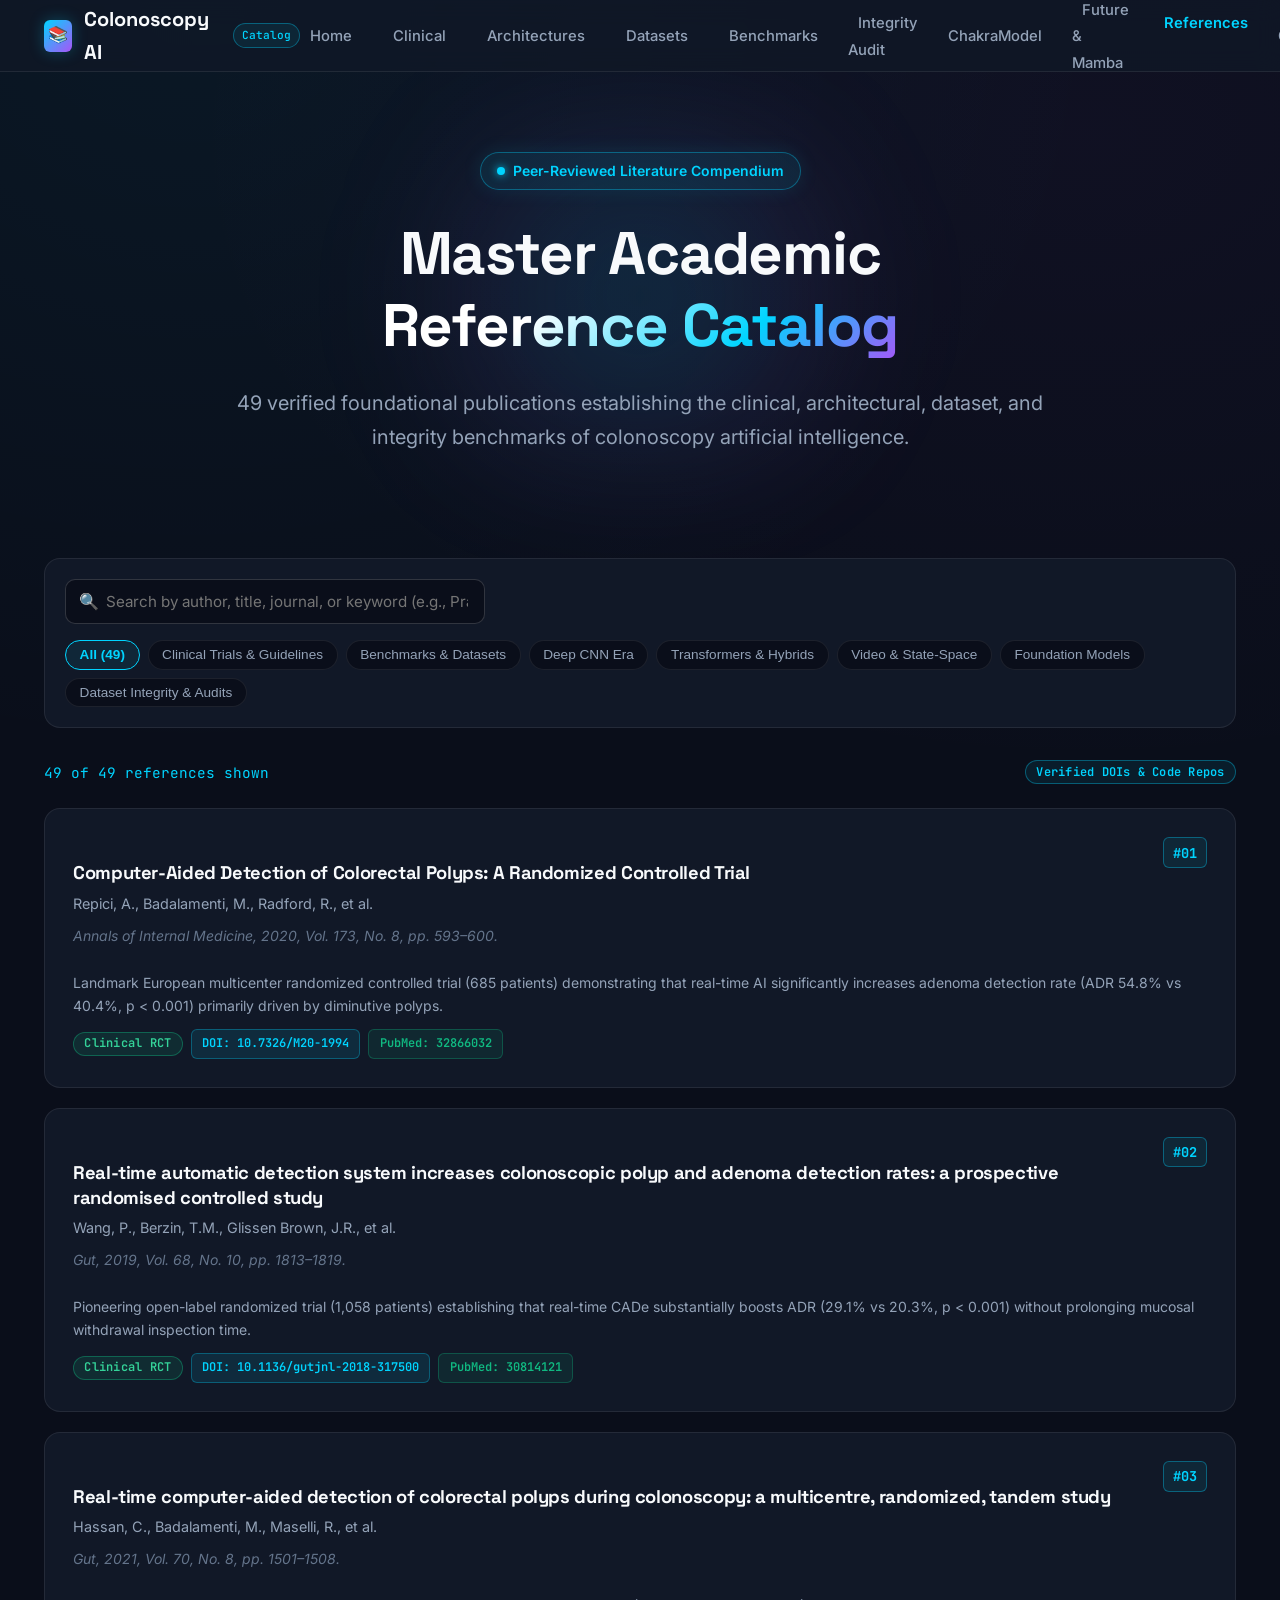
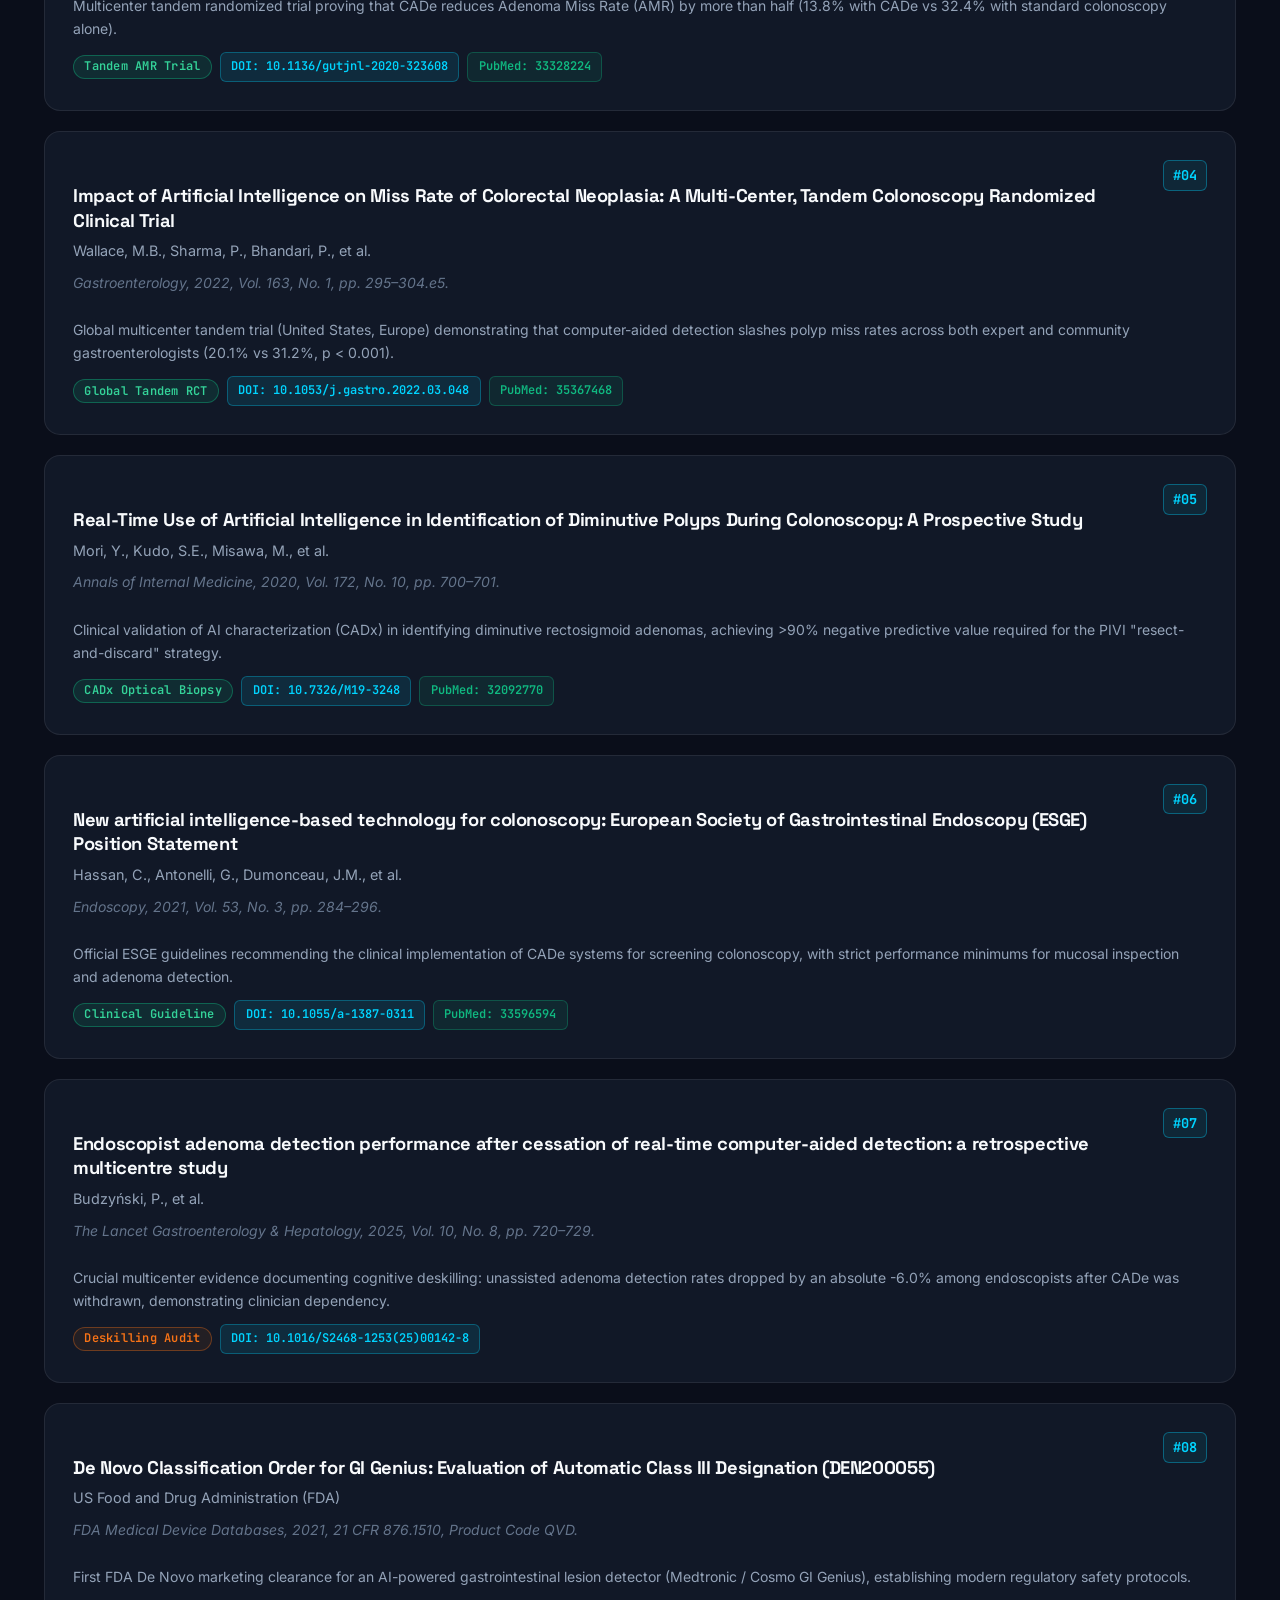
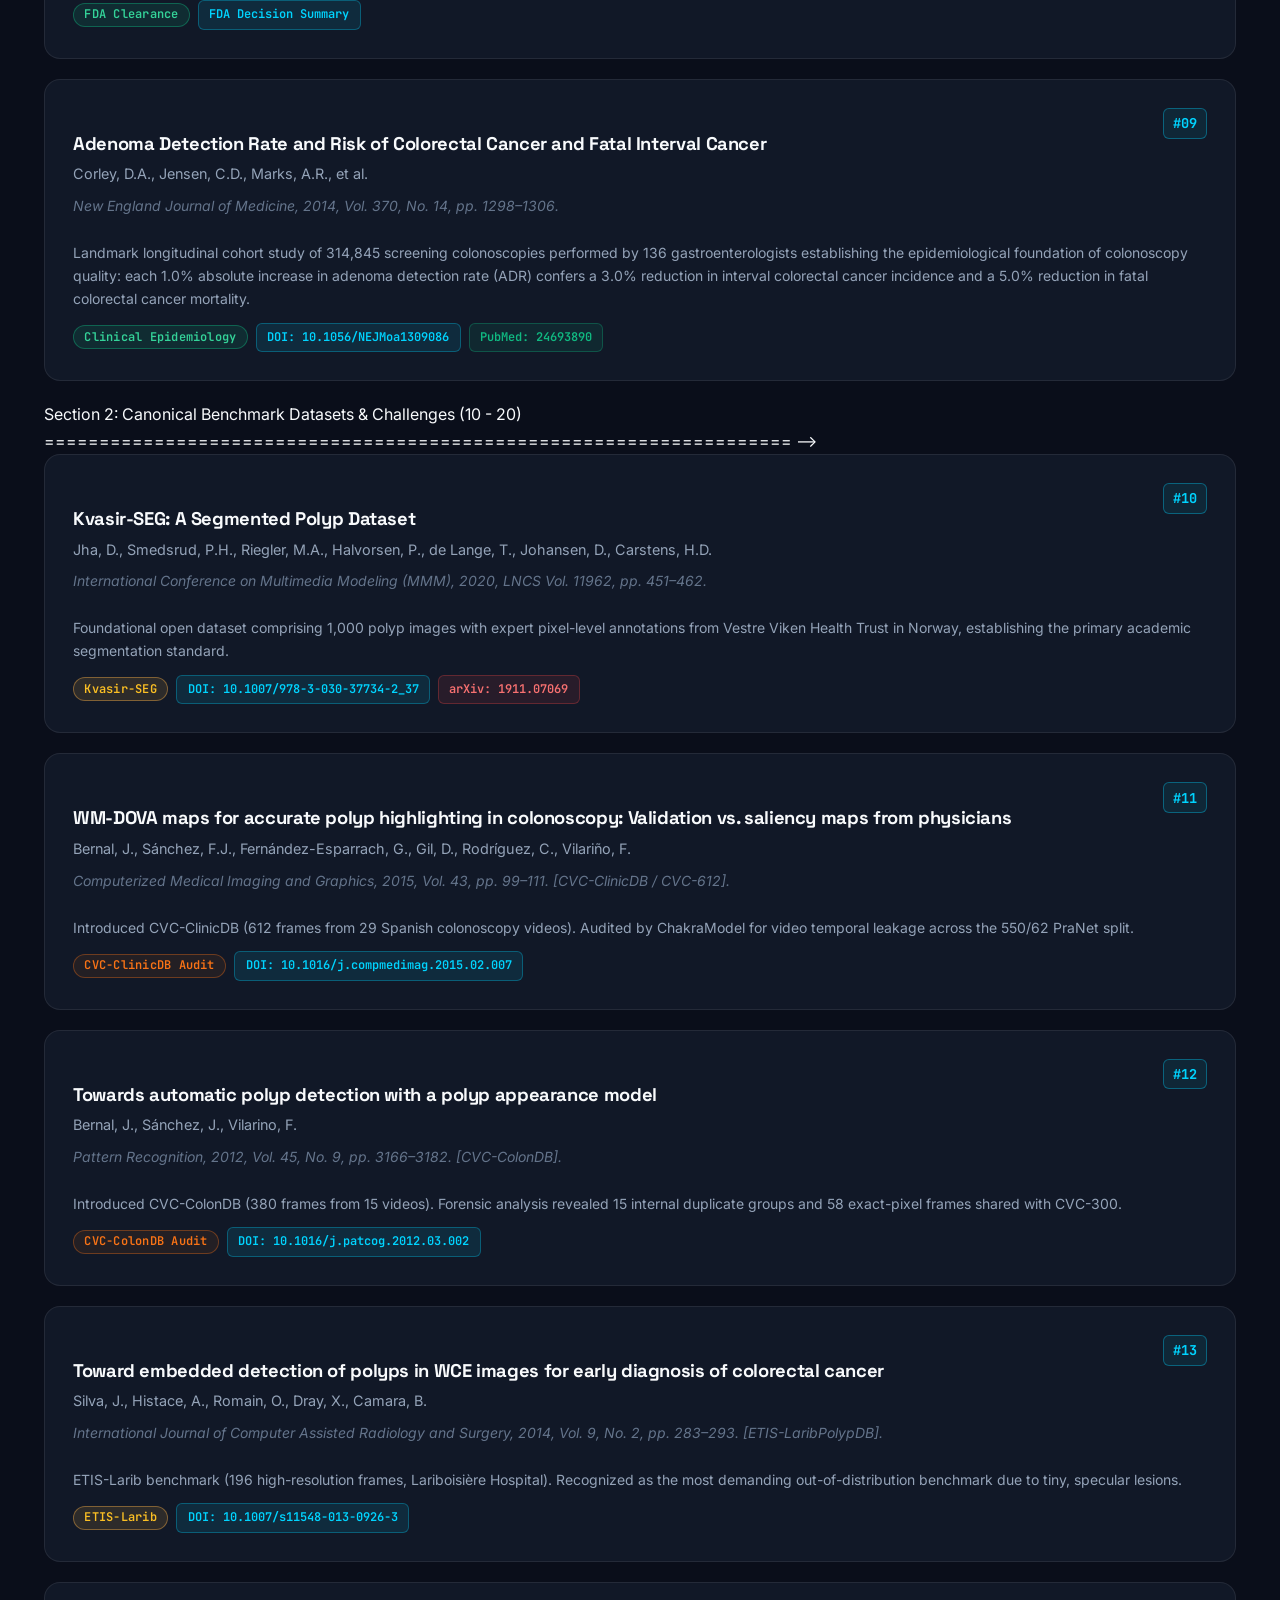
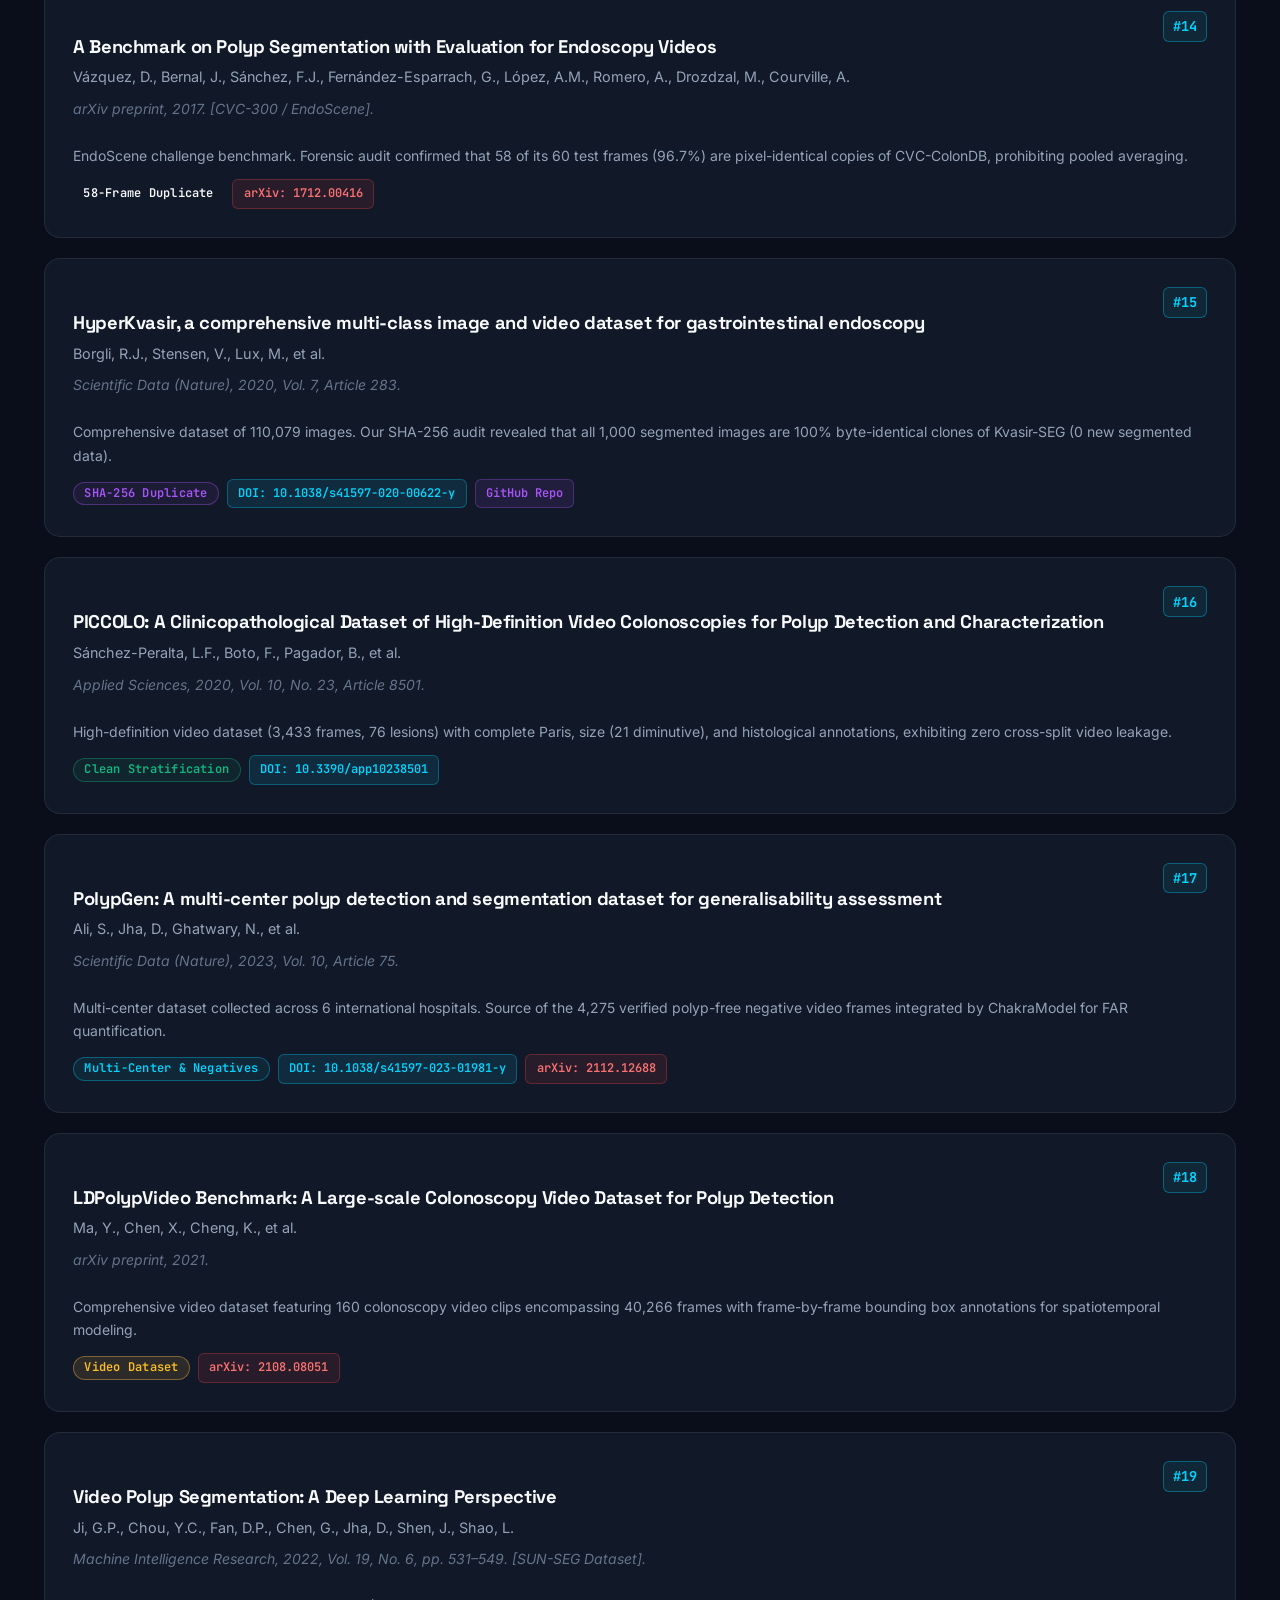
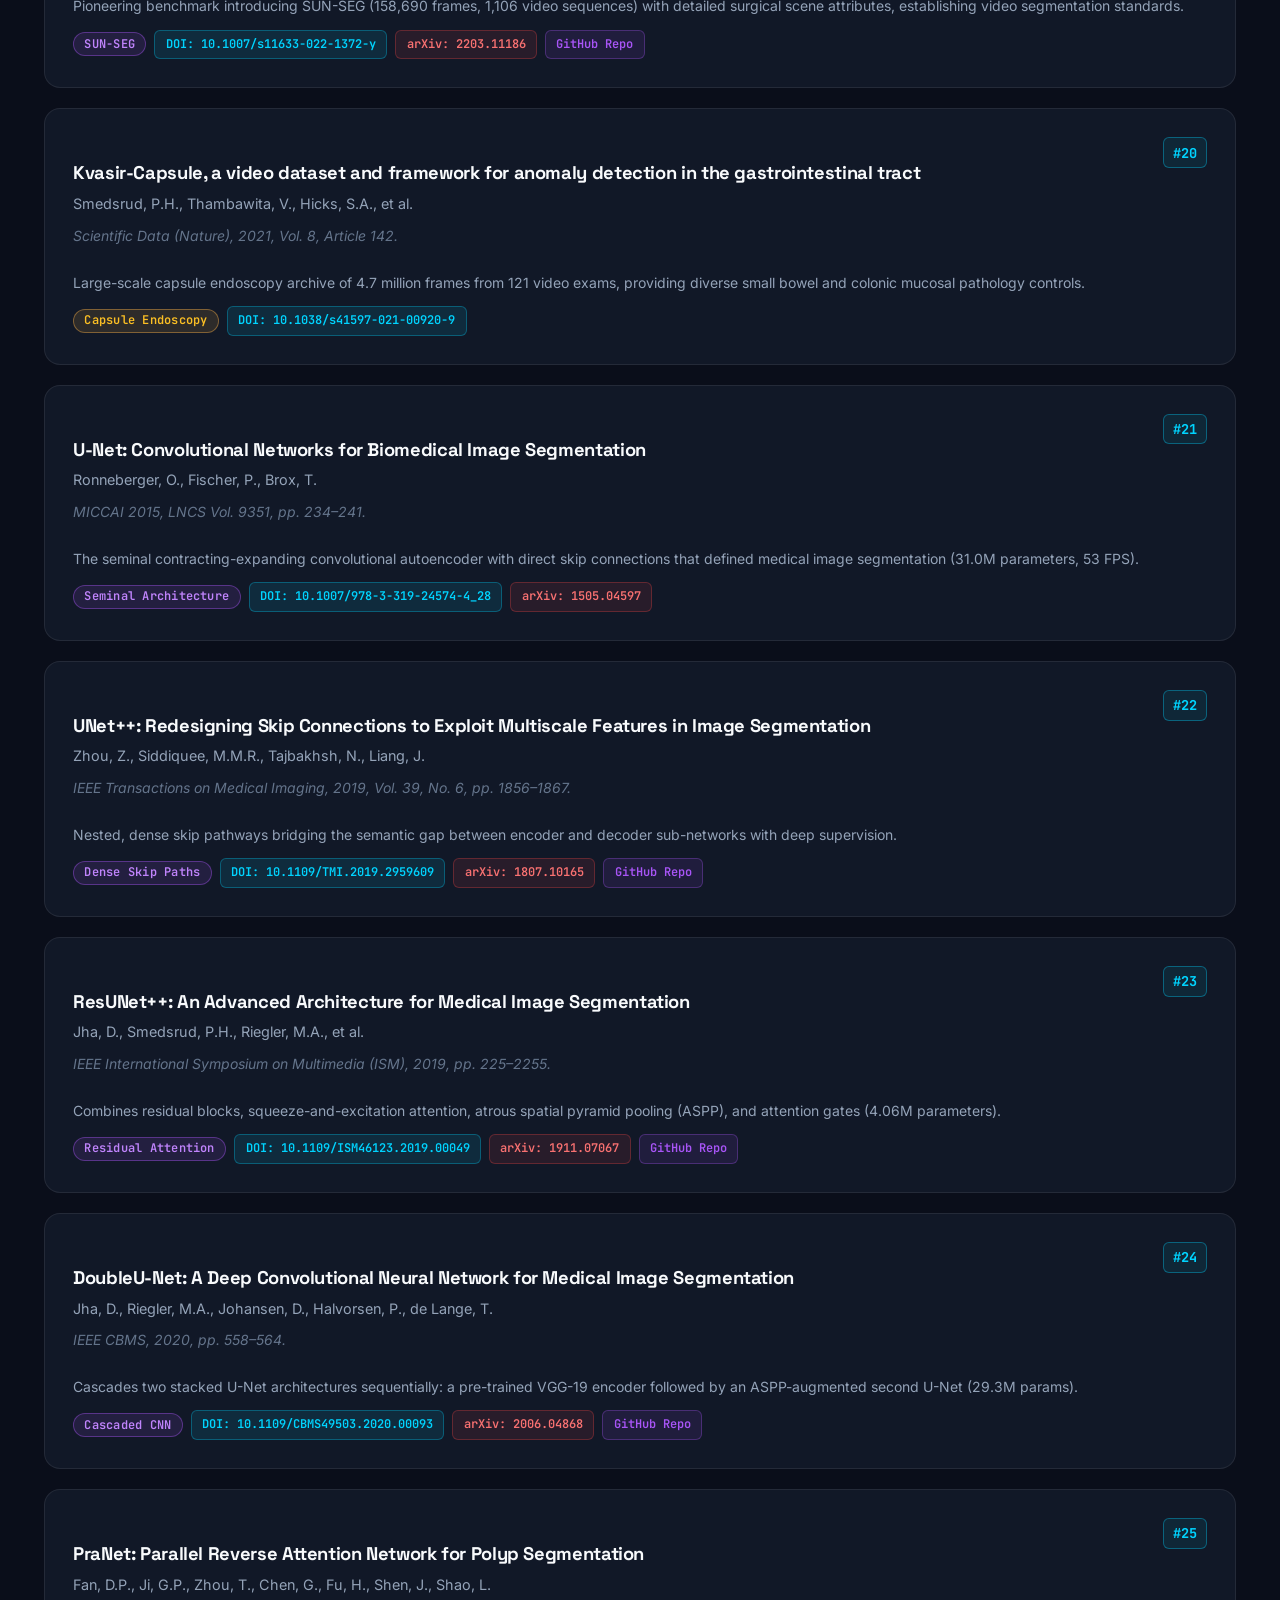
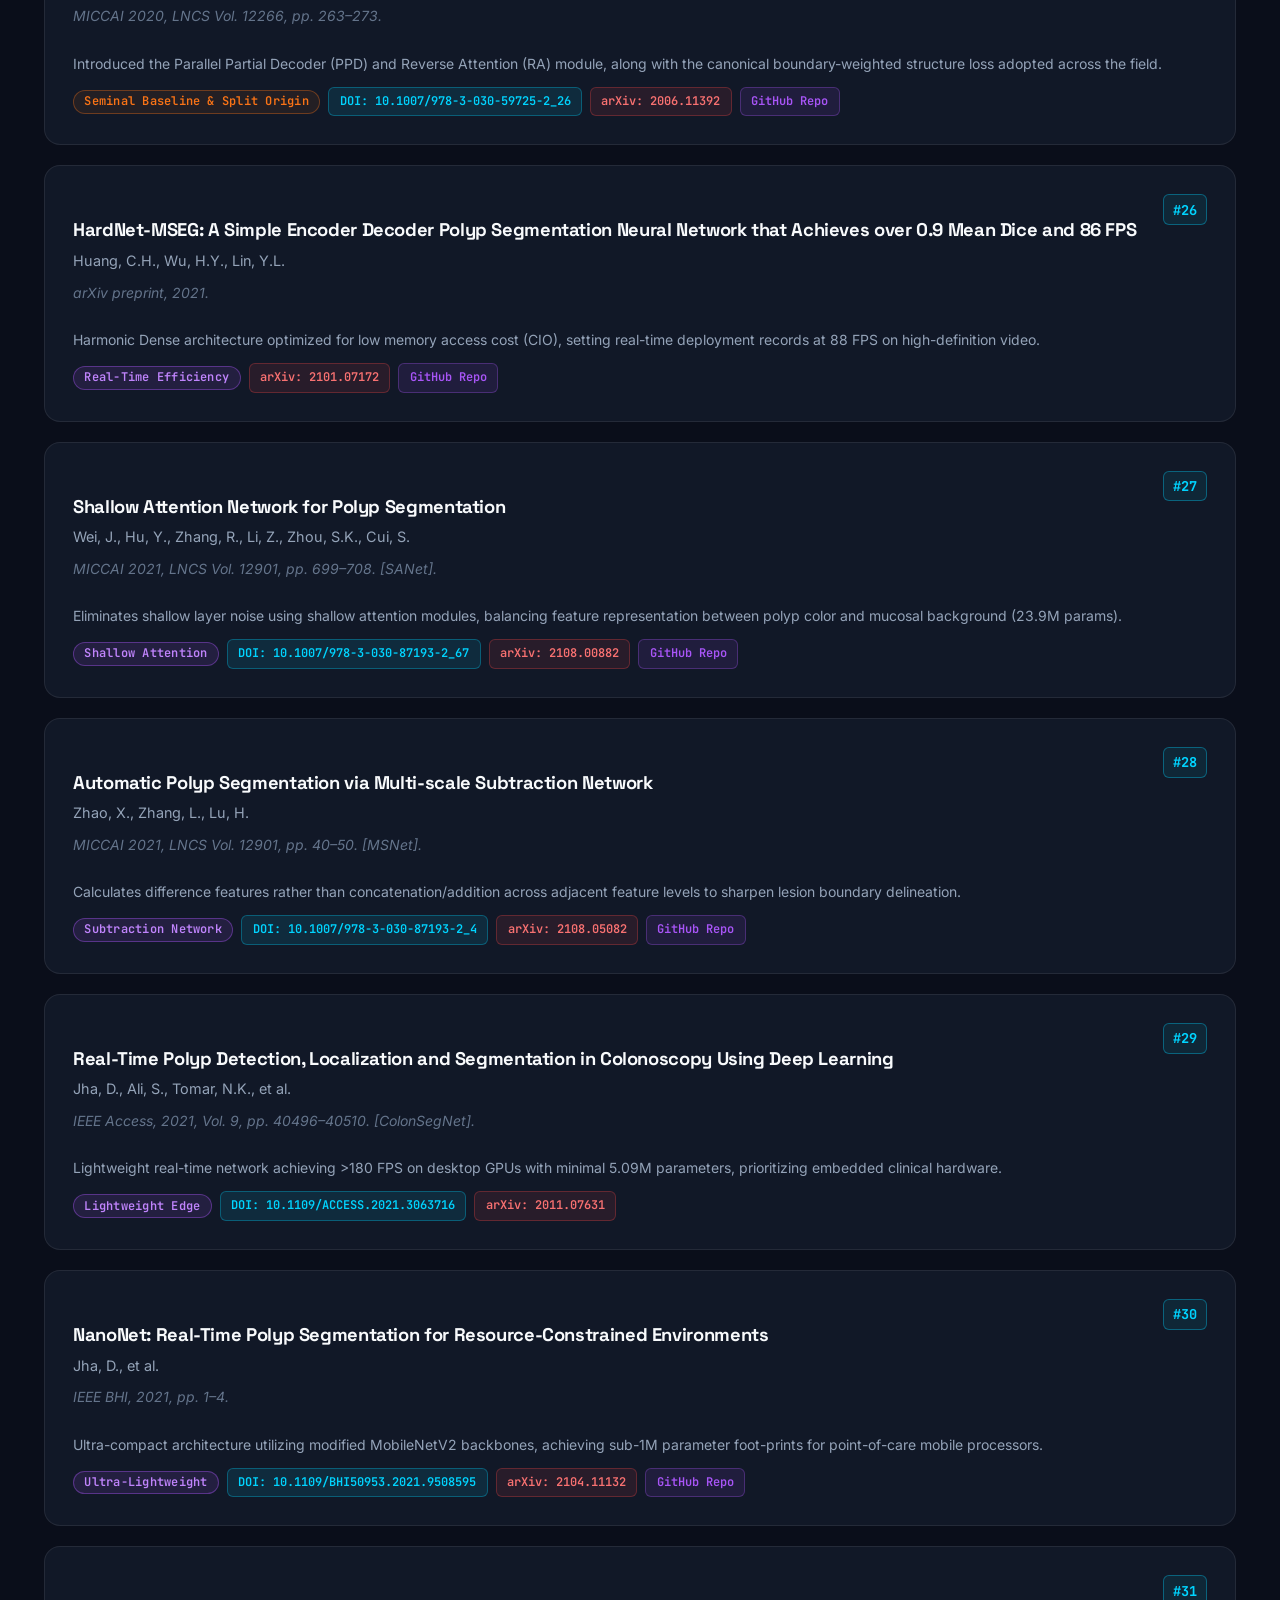
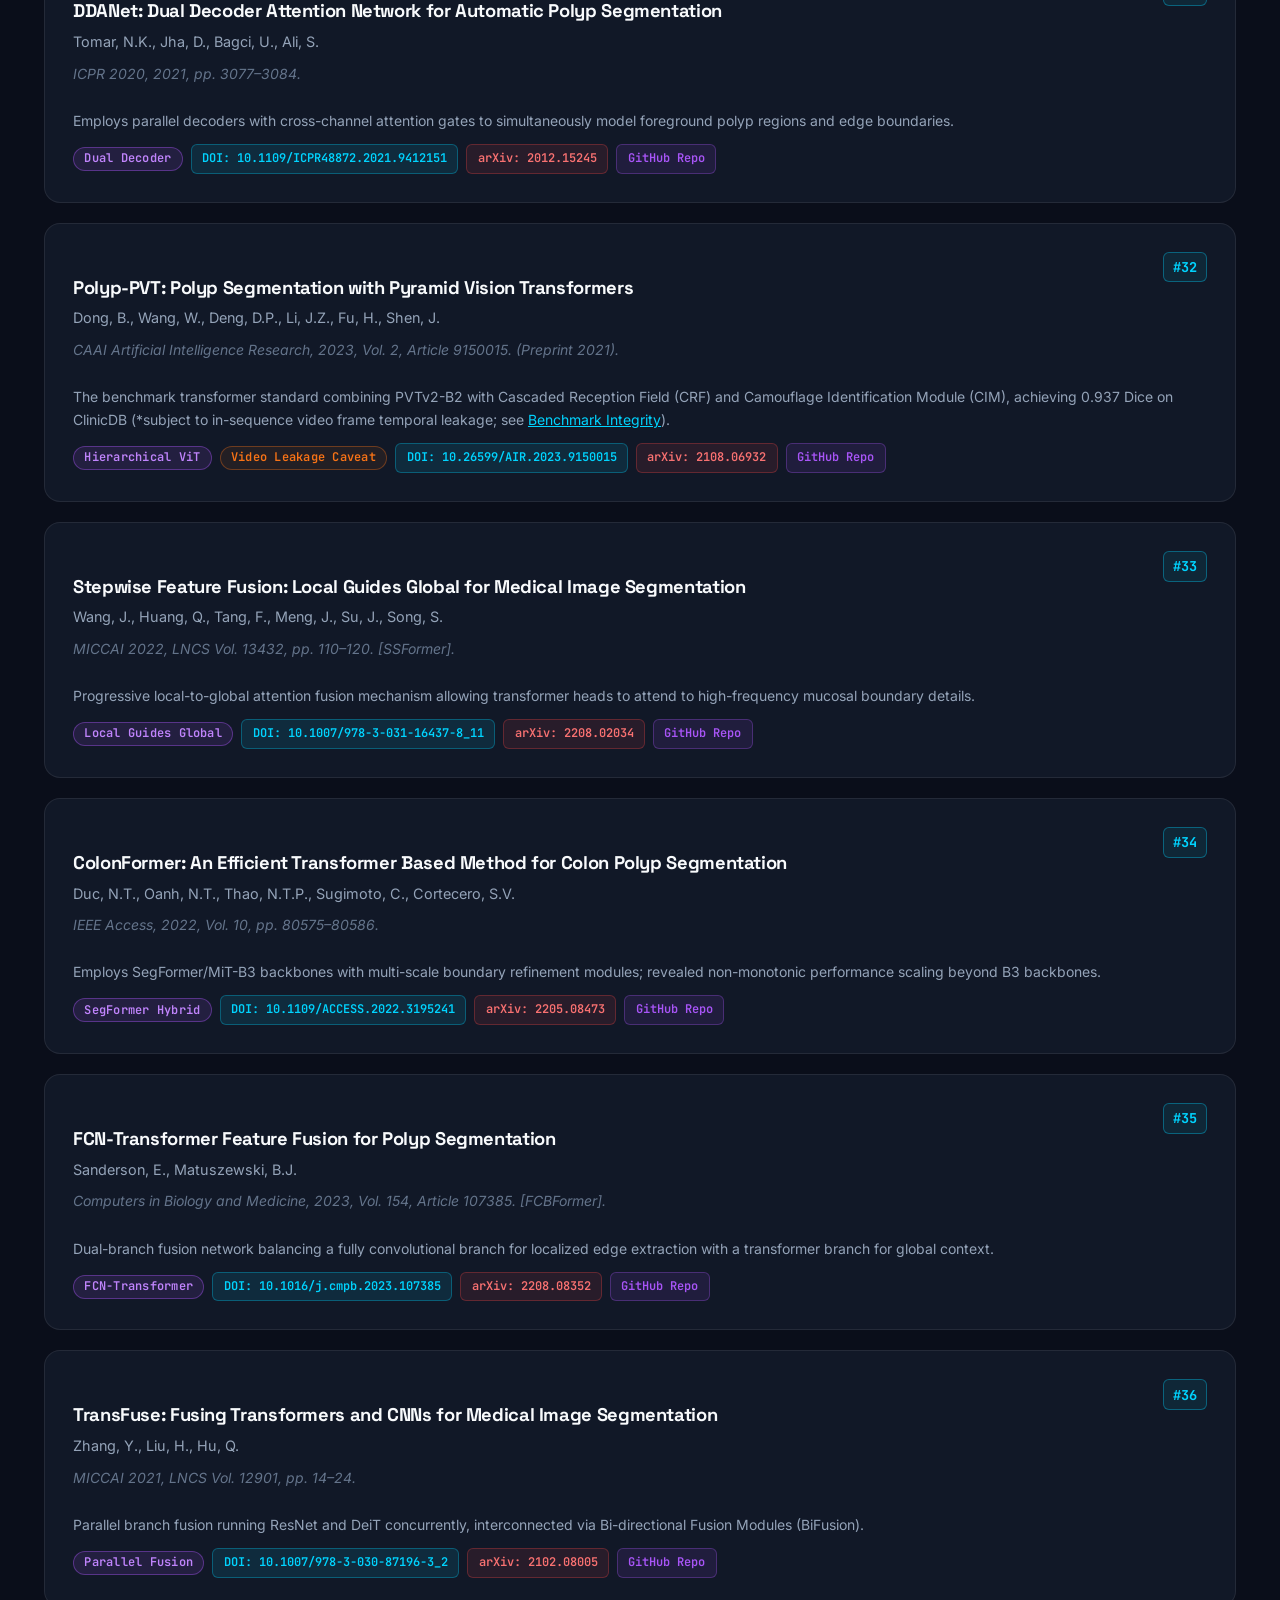
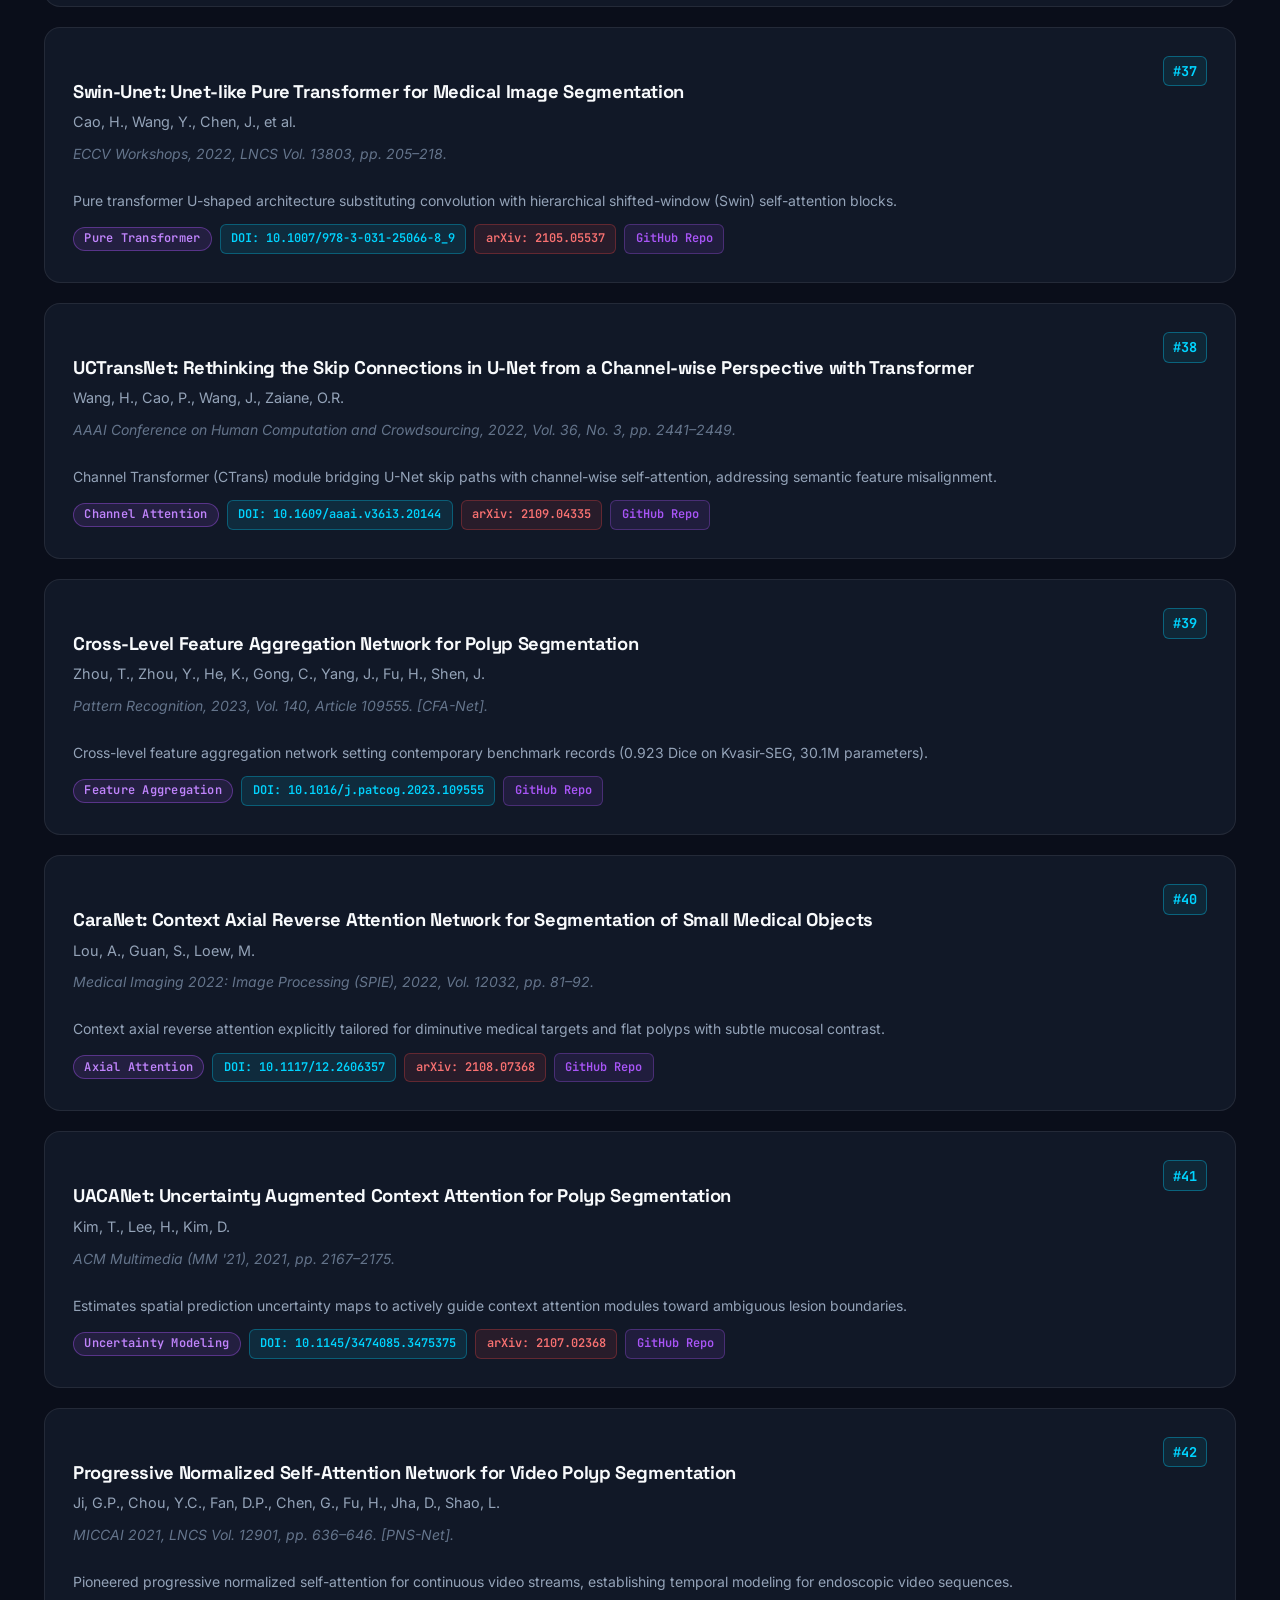
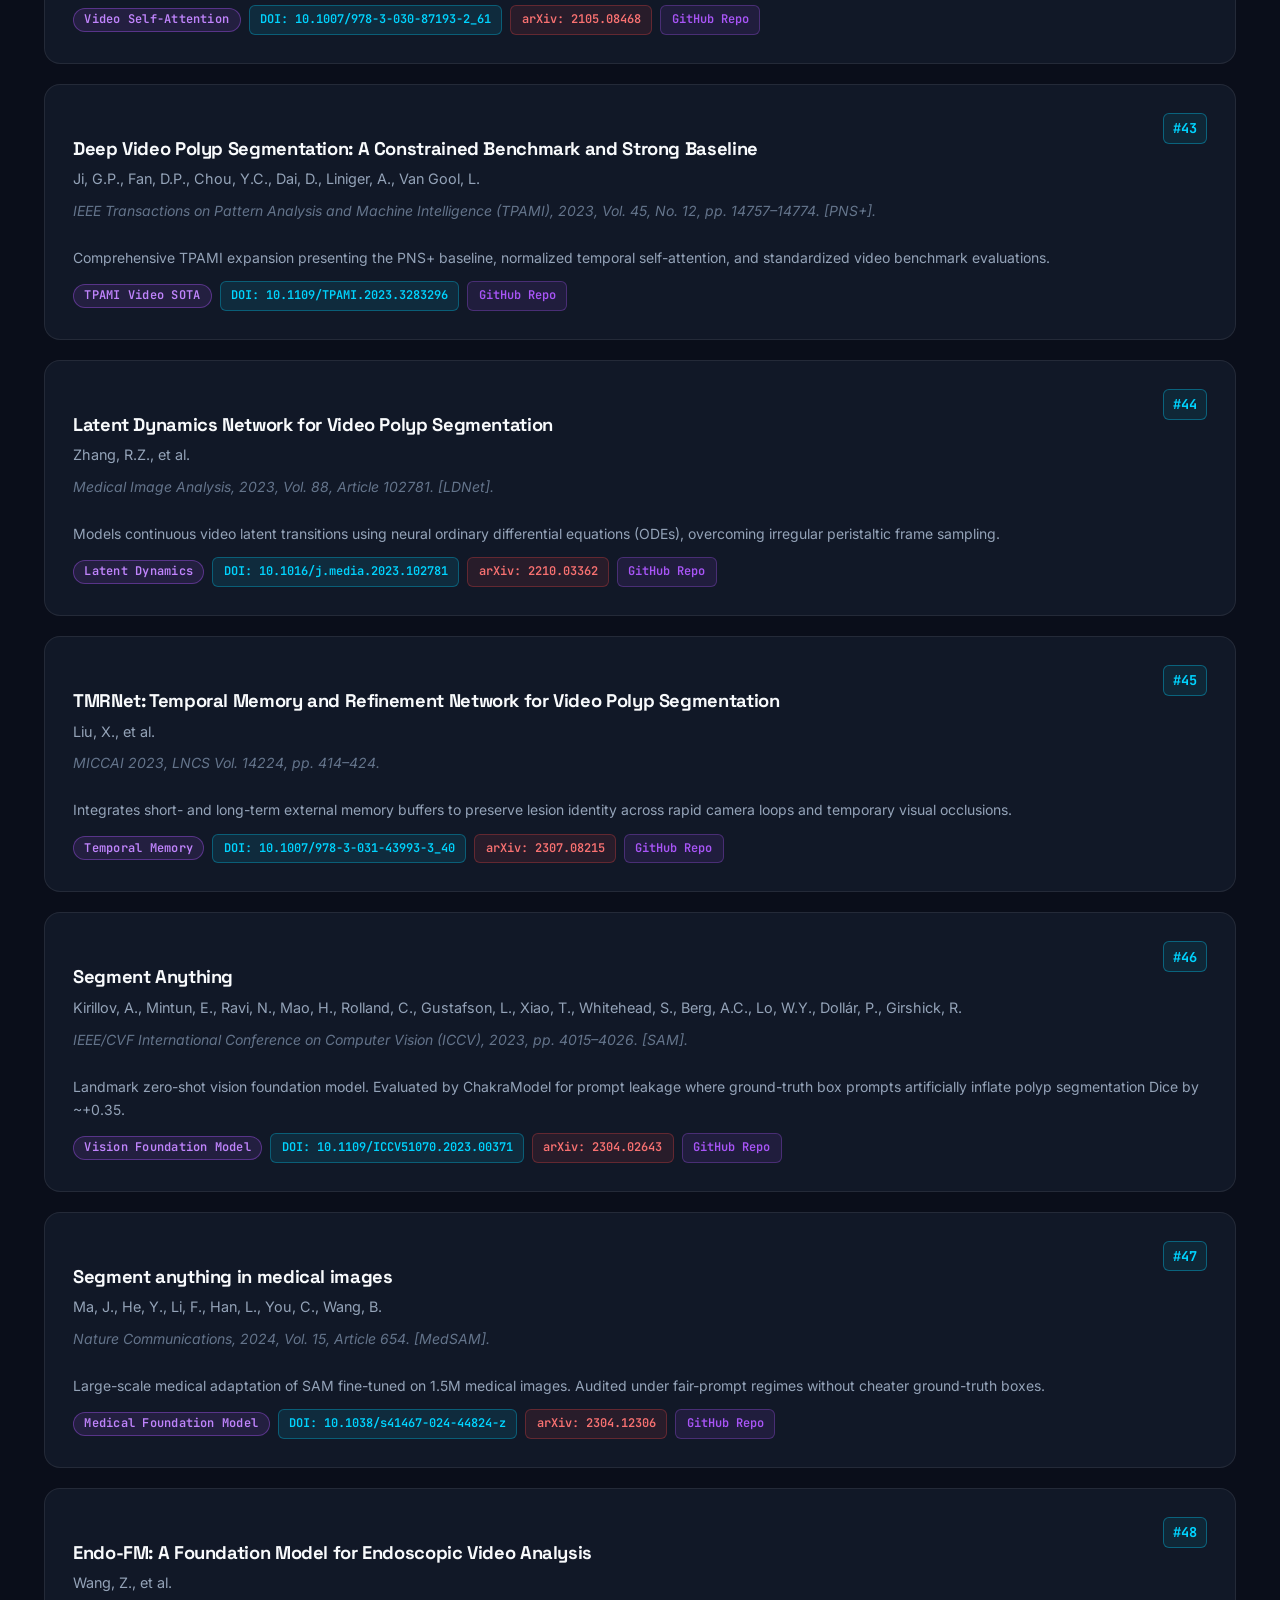
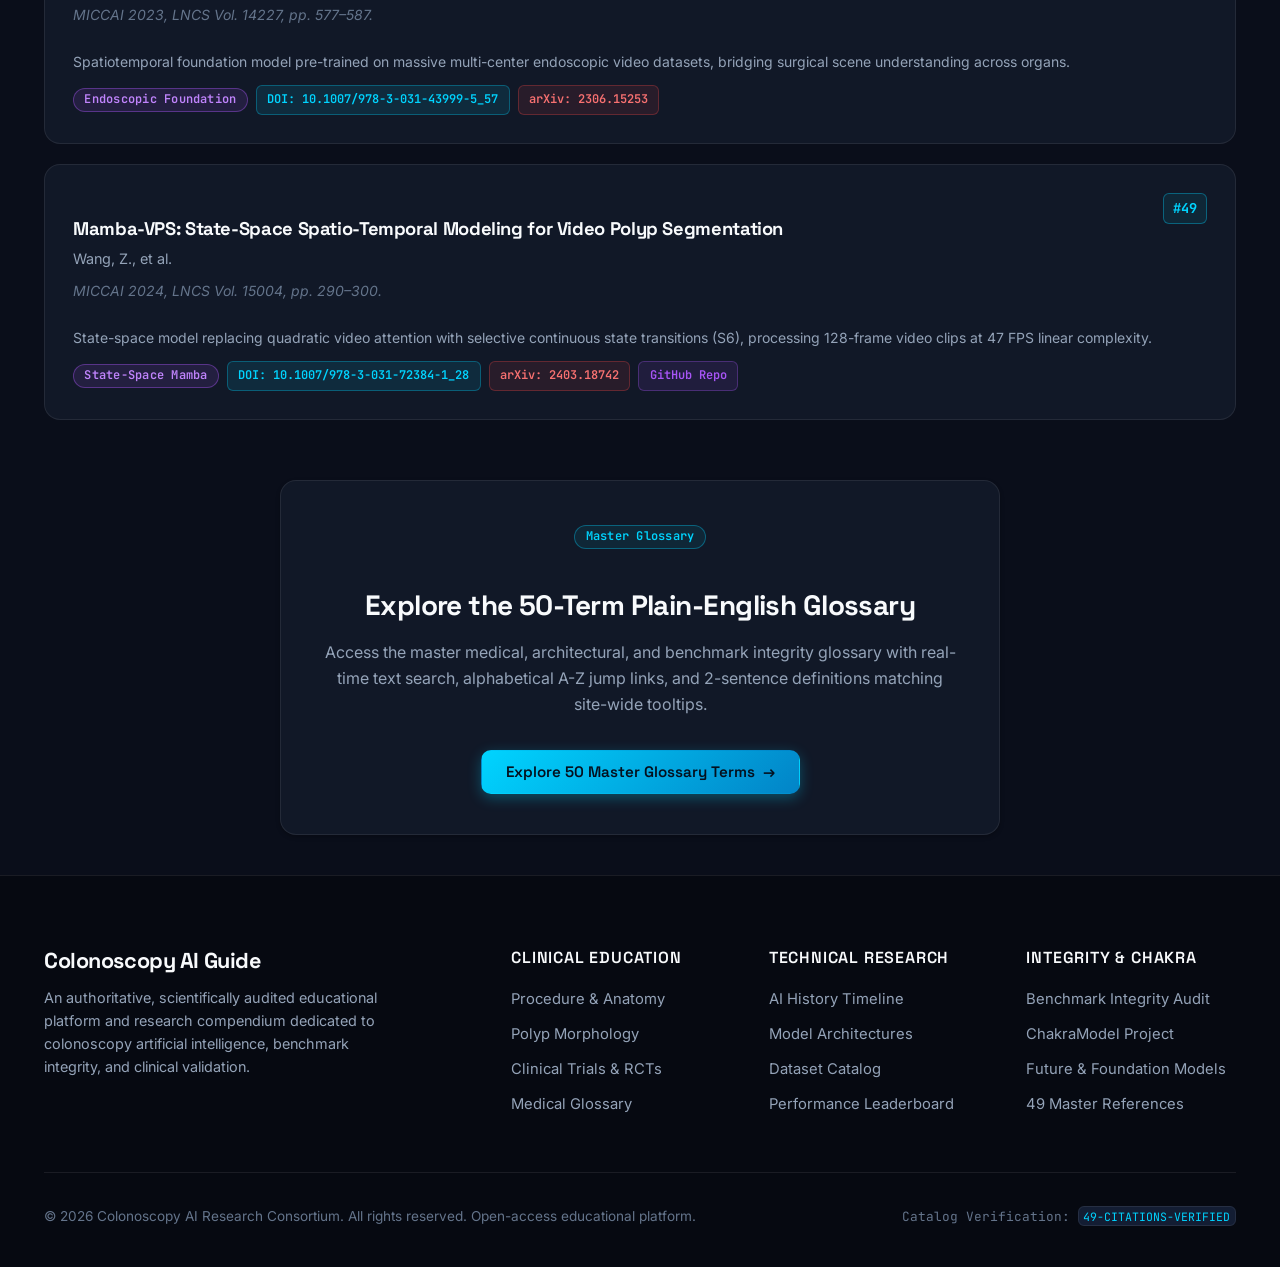
<file: pages/11-references.html>
<!DOCTYPE html>
<html lang="en" data-theme="dark">
<head>
  <meta charset="UTF-8">
  <meta name="viewport" content="width=device-width, initial-scale=1.0">
  <title>Master Reference Catalog (49 Verified Citations) | Colonoscopy AI & ChakraModel</title>
  <meta name="description" content="Master academic reference catalog: 49 verified research publications spanning clinical trials, regulatory approvals, benchmark datasets, deep learning architectures, foundation models, and dataset integrity audits.">
  <link rel="stylesheet" href="../assets/css/main.css">
  <style>
    .reference-card {
      background: var(--surface-card);
      border: 1px solid var(--border-subtle);
      border-radius: var(--radius-lg);
      padding: 1.75rem;
      margin-bottom: 1.25rem;
      transition: all var(--transition-fast);
      position: relative;
      scroll-margin-top: 5.5rem;
    }
    .reference-card:target {
      border-color: var(--color-teal);
      box-shadow: 0 0 24px rgba(0, 212, 255, 0.35);
    }
    .reference-card:hover {
      border-color: var(--color-teal);
      transform: translateY(-2px);
      box-shadow: var(--shadow-md);
    }
    .ref-header {
      display: flex;
      justify-content: space-between;
      align-items: flex-start;
      gap: 1rem;
      margin-bottom: 0.75rem;
    }
    .ref-num {
      font-family: var(--font-mono);
      font-size: 0.85rem;
      font-weight: 700;
      color: var(--color-teal);
      background: var(--color-teal-tint);
      border: 1px solid var(--border-teal-glow);
      padding: 0.2rem 0.55rem;
      border-radius: var(--radius-sm);
      flex-shrink: 0;
    }
    .ref-title {
      font-family: var(--font-heading);
      font-size: 1.15rem;
      font-weight: 700;
      line-height: 1.35;
      color: var(--text-primary);
      margin-bottom: 0.35rem;
    }
    .ref-authors {
      font-size: 0.9rem;
      color: var(--text-secondary);
      margin-bottom: 0.5rem;
    }
    .ref-venue {
      font-size: 0.875rem;
      color: var(--text-muted);
      font-style: italic;
      margin-bottom: 0.75rem;
    }
    .ref-badges {
      display: flex;
      flex-wrap: wrap;
      gap: 0.5rem;
      align-items: center;
      margin-top: 0.75rem;
    }
    .ref-link-btn {
      display: inline-flex;
      align-items: center;
      gap: 0.35rem;
      font-family: var(--font-mono);
      font-size: 0.75rem;
      font-weight: 600;
      padding: 0.25rem 0.65rem;
      border-radius: var(--radius-sm);
      text-decoration: none;
      transition: all var(--transition-fast);
    }
    .btn-doi {
      background: rgba(0, 212, 255, 0.1);
      border: 1px solid rgba(0, 212, 255, 0.3);
      color: var(--color-teal);
    }
    .btn-doi:hover {
      background: var(--color-teal);
      color: #04101e;
      text-decoration: none;
    }
    .btn-arxiv {
      background: rgba(239, 68, 68, 0.1);
      border: 1px solid rgba(239, 68, 68, 0.3);
      color: #f87171;
    }
    .btn-arxiv:hover {
      background: #ef4444;
      color: #ffffff;
      text-decoration: none;
    }
    .btn-github {
      background: rgba(168, 85, 247, 0.1);
      border: 1px solid rgba(168, 85, 247, 0.3);
      color: var(--color-purple);
    }
    .btn-github:hover {
      background: var(--color-purple);
      color: #ffffff;
      text-decoration: none;
    }
    .btn-pubmed {
      background: rgba(16, 185, 129, 0.1);
      border: 1px solid rgba(16, 185, 129, 0.3);
      color: var(--color-emerald);
    }
    .btn-pubmed:hover {
      background: var(--color-emerald);
      color: #ffffff;
      text-decoration: none;
    }
  </style>
</head>
<body>

  <!-- Scroll Progress Indicator -->
  <div id="scroll-progress"></div>

  <!-- Main Navigation Header -->
  <header class="site-header">
    <div class="container nav-container">
      <a href="../index.html" class="brand-logo">
        <div class="brand-icon">📚</div>
        <span>Colonoscopy AI</span>
        <span class="brand-badge">Catalog</span>
      </a>

      <ul class="nav-menu">
        <li><a href="../index.html" class="nav-link">Home</a></li>
        <li><a href="01-what-is-colonoscopy.html" class="nav-link">Clinical</a></li>
        <li><a href="04-architectures.html" class="nav-link">Architectures</a></li>
        <li><a href="05-datasets.html" class="nav-link">Datasets</a></li>
        <li><a href="06-benchmarks.html" class="nav-link">Benchmarks</a></li>
        <li><a href="08-benchmark-integrity.html" class="nav-link">Integrity Audit</a></li>
        <li><a href="09-chakramodel.html" class="nav-link">ChakraModel</a></li>
        <li><a href="10-future.html" class="nav-link">Future & Mamba</a></li>
        <li><a href="11-references.html" class="nav-link active">References</a></li>
        <li><a href="12-glossary.html" class="nav-link">Glossary</a></li>
      </ul>

      <div class="nav-actions">
        <button class="theme-toggle-btn" aria-label="Toggle light and dark mode" title="Toggle theme">🌓</button>
        <button class="hamburger-btn" aria-label="Toggle mobile menu" title="Open Menu">☰</button>
      </div>
    </div>
  </header>

  <!-- Mobile Drawer -->
  <div class="mobile-nav-drawer" id="mobile-drawer">
    <a href="../index.html" class="nav-link">Home (Overview)</a>
    <a href="01-what-is-colonoscopy.html" class="nav-link">01. What is Colonoscopy</a>
    <a href="02-polyp-types.html" class="nav-link">02. Polyp Morphology & Paris</a>
    <a href="03-ai-history.html" class="nav-link">03. AI History & Evolution</a>
    <a href="04-architectures.html" class="nav-link">04. Deep Architectures</a>
    <a href="05-datasets.html" class="nav-link">05. Public Datasets</a>
    <a href="06-benchmarks.html" class="nav-link">06. Performance Benchmarks</a>
    <a href="06b-clinical-evidence.html" class="nav-link">06b. Clinical Trial Evidence</a>
    <a href="08-benchmark-integrity.html" class="nav-link">08. Benchmark Integrity Audit</a>
    <a href="09-chakramodel.html" class="nav-link">09. ChakraModel Research Project</a>
    <a href="10-future.html" class="nav-link">10. Future & Agentic Vision</a>
    <a href="11-references.html" class="nav-link active">11. Master References (49 Papers)</a>
    <a href="12-glossary.html" class="nav-link">12. Plain-English Glossary (50 Terms)</a>
  </div>

  <!-- Hero Section -->
  <section class="hero">
    <div class="hero-glow"></div>
    <div class="container hero-content">
      <div class="hero-badge">
        <span class="dot"></span>
        <span>Peer-Reviewed Literature Compendium</span>
      </div>
      <h1 class="hero-title">
        Master Academic <br>
        <span class="gradient-text">Reference Catalog</span>
      </h1>
      <p class="hero-subtitle">
        49 verified foundational publications establishing the clinical, architectural, dataset, and integrity benchmarks of colonoscopy artificial intelligence.
      </p>
    </div>
  </section>

  <!-- Main Content Container -->
  <main class="container">

    <!-- Search & Filter Toolbar -->
    <div class="search-filter-toolbar">
      <div class="search-box">
        <span class="search-icon">🔍</span>
        <input type="text" id="reference-search" class="search-input" placeholder="Search by author, title, journal, or keyword (e.g., PraNet, Corley, Mamba)..." aria-label="Search references">
      </div>

      <div class="filter-group" id="ref-filter-pills">
        <button class="filter-pill ref-category-pill active" data-category="all">All (49)</button>
        <button class="filter-pill ref-category-pill" data-category="clinical">Clinical Trials & Guidelines</button>
        <button class="filter-pill ref-category-pill" data-category="datasets">Benchmarks & Datasets</button>
        <button class="filter-pill ref-category-pill" data-category="cnn">Deep CNN Era</button>
        <button class="filter-pill ref-category-pill" data-category="transformer">Transformers & Hybrids</button>
        <button class="filter-pill ref-category-pill" data-category="video">Video & State-Space</button>
        <button class="filter-pill ref-category-pill" data-category="foundation">Foundation Models</button>
        <button class="filter-pill ref-category-pill" data-category="audit">Dataset Integrity & Audits</button>
      </div>
    </div>

    <!-- Active Count Display -->
    <div style="display: flex; justify-content: space-between; align-items: center; margin-bottom: 1.5rem;">
      <div id="reference-count" style="font-family: var(--font-mono); font-size: 0.9rem; color: var(--color-teal);">
        49 of 49 references displayed
      </div>
      <span class="badge badge-teal">Verified DOIs & Code Repos</span>
    </div>

    <!-- References List Container -->
    <div id="references-container">

      <!-- ====================================================================
           Section 1: Landmark Clinical Trials & Regulatory Standards (1 - 9)
           ==================================================================== -->
      
      <!-- Ref 1 -->
      <div class="reference-card" data-category="clinical">
        <div class="ref-header">
          <div>
            <h3 class="ref-title">Computer-Aided Detection of Colorectal Polyps: A Randomized Controlled Trial</h3>
            <div class="ref-authors">Repici, A., Badalamenti, M., Radford, R., et al.</div>
            <div class="ref-venue">Annals of Internal Medicine, 2020, Vol. 173, No. 8, pp. 593–600.</div>
          </div>
          <span class="ref-num">#01</span>
        </div>
        <p style="font-size: 0.875rem; color: var(--text-secondary); margin-bottom: 0;">
          Landmark European multicenter randomized controlled trial (685 patients) demonstrating that real-time AI significantly increases adenoma detection rate (ADR 54.8% vs 40.4%, p &lt; 0.001) primarily driven by diminutive polyps.
        </p>
        <div class="ref-badges">
          <span class="badge badge-clinical">Clinical RCT</span>
          <a href="https://doi.org/10.7326/M20-1994" target="_blank" rel="noopener noreferrer" class="ref-link-btn btn-doi">DOI: 10.7326/M20-1994</a>
          <a href="https://pubmed.ncbi.nlm.nih.gov/32866032/" target="_blank" rel="noopener noreferrer" class="ref-link-btn btn-pubmed">PubMed: 32866032</a>
        </div>
      </div>

      <!-- Ref 2 -->
      <div class="reference-card" data-category="clinical">
        <div class="ref-header">
          <div>
            <h3 class="ref-title">Real-time automatic detection system increases colonoscopic polyp and adenoma detection rates: a prospective randomised controlled study</h3>
            <div class="ref-authors">Wang, P., Berzin, T.M., Glissen Brown, J.R., et al.</div>
            <div class="ref-venue">Gut, 2019, Vol. 68, No. 10, pp. 1813–1819.</div>
          </div>
          <span class="ref-num">#02</span>
        </div>
        <p style="font-size: 0.875rem; color: var(--text-secondary); margin-bottom: 0;">
          Pioneering open-label randomized trial (1,058 patients) establishing that real-time CADe substantially boosts ADR (29.1% vs 20.3%, p &lt; 0.001) without prolonging mucosal withdrawal inspection time.
        </p>
        <div class="ref-badges">
          <span class="badge badge-clinical">Clinical RCT</span>
          <a href="https://doi.org/10.1136/gutjnl-2018-317500" target="_blank" rel="noopener noreferrer" class="ref-link-btn btn-doi">DOI: 10.1136/gutjnl-2018-317500</a>
          <a href="https://pubmed.ncbi.nlm.nih.gov/30814121/" target="_blank" rel="noopener noreferrer" class="ref-link-btn btn-pubmed">PubMed: 30814121</a>
        </div>
      </div>

      <!-- Ref 3 -->
      <div class="reference-card" data-category="clinical">
        <div class="ref-header">
          <div>
            <h3 class="ref-title">Real-time computer-aided detection of colorectal polyps during colonoscopy: a multicentre, randomized, tandem study</h3>
            <div class="ref-authors">Hassan, C., Badalamenti, M., Maselli, R., et al.</div>
            <div class="ref-venue">Gut, 2021, Vol. 70, No. 8, pp. 1501–1508.</div>
          </div>
          <span class="ref-num">#03</span>
        </div>
        <p style="font-size: 0.875rem; color: var(--text-secondary); margin-bottom: 0;">
          Multicenter tandem randomized trial proving that CADe reduces Adenoma Miss Rate (AMR) by more than half (13.8% with CADe vs 32.4% with standard colonoscopy alone).
        </p>
        <div class="ref-badges">
          <span class="badge badge-clinical">Tandem AMR Trial</span>
          <a href="https://doi.org/10.1136/gutjnl-2020-323608" target="_blank" rel="noopener noreferrer" class="ref-link-btn btn-doi">DOI: 10.1136/gutjnl-2020-323608</a>
          <a href="https://pubmed.ncbi.nlm.nih.gov/33328224/" target="_blank" rel="noopener noreferrer" class="ref-link-btn btn-pubmed">PubMed: 33328224</a>
        </div>
      </div>

      <!-- Ref 4 -->
      <div class="reference-card" data-category="clinical">
        <div class="ref-header">
          <div>
            <h3 class="ref-title">Impact of Artificial Intelligence on Miss Rate of Colorectal Neoplasia: A Multi-Center, Tandem Colonoscopy Randomized Clinical Trial</h3>
            <div class="ref-authors">Wallace, M.B., Sharma, P., Bhandari, P., et al.</div>
            <div class="ref-venue">Gastroenterology, 2022, Vol. 163, No. 1, pp. 295–304.e5.</div>
          </div>
          <span class="ref-num">#04</span>
        </div>
        <p style="font-size: 0.875rem; color: var(--text-secondary); margin-bottom: 0;">
          Global multicenter tandem trial (United States, Europe) demonstrating that computer-aided detection slashes polyp miss rates across both expert and community gastroenterologists (20.1% vs 31.2%, p &lt; 0.001).
        </p>
        <div class="ref-badges">
          <span class="badge badge-clinical">Global Tandem RCT</span>
          <a href="https://doi.org/10.1053/j.gastro.2022.03.048" target="_blank" rel="noopener noreferrer" class="ref-link-btn btn-doi">DOI: 10.1053/j.gastro.2022.03.048</a>
          <a href="https://pubmed.ncbi.nlm.nih.gov/35367468/" target="_blank" rel="noopener noreferrer" class="ref-link-btn btn-pubmed">PubMed: 35367468</a>
        </div>
      </div>

      <!-- Ref 5 -->
      <div class="reference-card" data-category="clinical">
        <div class="ref-header">
          <div>
            <h3 class="ref-title">Real-Time Use of Artificial Intelligence in Identification of Diminutive Polyps During Colonoscopy: A Prospective Study</h3>
            <div class="ref-authors">Mori, Y., Kudo, S.E., Misawa, M., et al.</div>
            <div class="ref-venue">Annals of Internal Medicine, 2020, Vol. 172, No. 10, pp. 700–701.</div>
          </div>
          <span class="ref-num">#05</span>
        </div>
        <p style="font-size: 0.875rem; color: var(--text-secondary); margin-bottom: 0;">
          Clinical validation of AI characterization (CADx) in identifying diminutive rectosigmoid adenomas, achieving &gt;90% negative predictive value required for the PIVI "resect-and-discard" strategy.
        </p>
        <div class="ref-badges">
          <span class="badge badge-clinical">CADx Optical Biopsy</span>
          <a href="https://doi.org/10.7326/M19-3248" target="_blank" rel="noopener noreferrer" class="ref-link-btn btn-doi">DOI: 10.7326/M19-3248</a>
          <a href="https://pubmed.ncbi.nlm.nih.gov/32092770/" target="_blank" rel="noopener noreferrer" class="ref-link-btn btn-pubmed">PubMed: 32092770</a>
        </div>
      </div>

      <!-- Ref 6 -->
      <div class="reference-card" data-category="clinical">
        <div class="ref-header">
          <div>
            <h3 class="ref-title">New artificial intelligence-based technology for colonoscopy: European Society of Gastrointestinal Endoscopy (ESGE) Position Statement</h3>
            <div class="ref-authors">Hassan, C., Antonelli, G., Dumonceau, J.M., et al.</div>
            <div class="ref-venue">Endoscopy, 2021, Vol. 53, No. 3, pp. 284–296.</div>
          </div>
          <span class="ref-num">#06</span>
        </div>
        <p style="font-size: 0.875rem; color: var(--text-secondary); margin-bottom: 0;">
          Official ESGE guidelines recommending the clinical implementation of CADe systems for screening colonoscopy, with strict performance minimums for mucosal inspection and adenoma detection.
        </p>
        <div class="ref-badges">
          <span class="badge badge-clinical">Clinical Guideline</span>
          <a href="https://doi.org/10.1055/a-1387-0311" target="_blank" rel="noopener noreferrer" class="ref-link-btn btn-doi">DOI: 10.1055/a-1387-0311</a>
          <a href="https://pubmed.ncbi.nlm.nih.gov/33596594/" target="_blank" rel="noopener noreferrer" class="ref-link-btn btn-pubmed">PubMed: 33596594</a>
        </div>
      </div>

      <!-- Ref 7 -->
      <div class="reference-card" data-category="clinical audit">
        <div class="ref-header">
          <div>
            <h3 class="ref-title">Endoscopist adenoma detection performance after cessation of real-time computer-aided detection: a retrospective multicentre study</h3>
            <div class="ref-authors">Budzyński, P., et al.</div>
            <div class="ref-venue">The Lancet Gastroenterology & Hepatology, 2025, Vol. 10, No. 8, pp. 720–729.</div>
          </div>
          <span class="ref-num">#07</span>
        </div>
        <p style="font-size: 0.875rem; color: var(--text-secondary); margin-bottom: 0;">
          Crucial multicenter evidence documenting cognitive deskilling: unassisted adenoma detection rates dropped by an absolute -6.0% among endoscopists after CADe was withdrawn, demonstrating clinician dependency.
        </p>
        <div class="ref-badges">
          <span class="badge badge-coral">Deskilling Audit</span>
          <a href="https://doi.org/10.1016/S2468-1253(25)00142-8" target="_blank" rel="noopener noreferrer" class="ref-link-btn btn-doi">DOI: 10.1016/S2468-1253(25)00142-8</a>
        </div>
      </div>

      <!-- Ref 8 -->
      <div class="reference-card" data-category="clinical">
        <div class="ref-header">
          <div>
            <h3 class="ref-title">De Novo Classification Order for GI Genius: Evaluation of Automatic Class III Designation (DEN200055)</h3>
            <div class="ref-authors">US Food and Drug Administration (FDA)</div>
            <div class="ref-venue">FDA Medical Device Databases, 2021, 21 CFR 876.1510, Product Code QVD.</div>
          </div>
          <span class="ref-num">#08</span>
        </div>
        <p style="font-size: 0.875rem; color: var(--text-secondary); margin-bottom: 0;">
          First FDA De Novo marketing clearance for an AI-powered gastrointestinal lesion detector (Medtronic / Cosmo GI Genius), establishing modern regulatory safety protocols.
        </p>
        <div class="ref-badges">
          <span class="badge badge-clinical">FDA Clearance</span>
          <a href="https://www.accessdata.fda.gov/cdrh_docs/reviews/DEN200055.pdf" target="_blank" rel="noopener noreferrer" class="ref-link-btn btn-doi">FDA Decision Summary</a>
        </div>
      </div>

      <!-- ====================================================================
           
      <!-- Ref 9 -->
      <div id="ref-corley2014" class="reference-card" data-category="clinical clinical-trials">
        <div class="ref-header">
          <div>
            <h3 class="ref-title">Adenoma Detection Rate and Risk of Colorectal Cancer and Fatal Interval Cancer</h3>
            <div class="ref-authors">Corley, D.A., Jensen, C.D., Marks, A.R., et al.</div>
            <div class="ref-venue">New England Journal of Medicine, 2014, Vol. 370, No. 14, pp. 1298–1306.</div>
          </div>
          <span class="ref-num">#09</span>
        </div>
        <p style="font-size: 0.875rem; color: var(--text-secondary); margin-bottom: 0;">
          Landmark longitudinal cohort study of 314,845 screening colonoscopies performed by 136 gastroenterologists establishing the epidemiological foundation of colonoscopy quality: each 1.0% absolute increase in adenoma detection rate (ADR) confers a 3.0% reduction in interval colorectal cancer incidence and a 5.0% reduction in fatal colorectal cancer mortality.
        </p>
        <div class="ref-badges">
          <span class="badge badge-clinical">Clinical Epidemiology</span>
          <a href="https://doi.org/10.1056/NEJMoa1309086" target="_blank" rel="noopener noreferrer" class="ref-link-btn btn-doi">DOI: 10.1056/NEJMoa1309086</a>
          <a href="https://pubmed.ncbi.nlm.nih.gov/24693890/" target="_blank" rel="noopener noreferrer" class="ref-link-btn btn-pubmed">PubMed: 24693890</a>
        </div>
      </div>
      Section 2: Canonical Benchmark Datasets & Challenges (10 - 20)
           ==================================================================== -->

      <!-- Ref 10 -->
      <div class="reference-card" data-category="datasets">
        <div class="ref-header">
          <div>
            <h3 class="ref-title">Kvasir-SEG: A Segmented Polyp Dataset</h3>
            <div class="ref-authors">Jha, D., Smedsrud, P.H., Riegler, M.A., Halvorsen, P., de Lange, T., Johansen, D., Carstens, H.D.</div>
            <div class="ref-venue">International Conference on Multimedia Modeling (MMM), 2020, LNCS Vol. 11962, pp. 451–462.</div>
          </div>
          <span class="ref-num">#10</span>
        </div>
        <p style="font-size: 0.875rem; color: var(--text-secondary); margin-bottom: 0;">
          Foundational open dataset comprising 1,000 polyp images with expert pixel-level annotations from Vestre Viken Health Trust in Norway, establishing the primary academic segmentation standard.
        </p>
        <div class="ref-badges">
          <span class="badge badge-dataset">Kvasir-SEG</span>
          <a href="https://doi.org/10.1007/978-3-030-37734-2_37" target="_blank" rel="noopener noreferrer" class="ref-link-btn btn-doi">DOI: 10.1007/978-3-030-37734-2_37</a>
          <a href="https://arxiv.org/abs/1911.07069" target="_blank" rel="noopener noreferrer" class="ref-link-btn btn-arxiv">arXiv: 1911.07069</a>
        </div>
      </div>

      <!-- Ref 11 -->
      <div class="reference-card" data-category="datasets audit">
        <div class="ref-header">
          <div>
            <h3 class="ref-title">WM-DOVA maps for accurate polyp highlighting in colonoscopy: Validation vs. saliency maps from physicians</h3>
            <div class="ref-authors">Bernal, J., Sánchez, F.J., Fernández-Esparrach, G., Gil, D., Rodríguez, C., Vilariño, F.</div>
            <div class="ref-venue">Computerized Medical Imaging and Graphics, 2015, Vol. 43, pp. 99–111. [CVC-ClinicDB / CVC-612].</div>
          </div>
          <span class="ref-num">#11</span>
        </div>
        <p style="font-size: 0.875rem; color: var(--text-secondary); margin-bottom: 0;">
          Introduced CVC-ClinicDB (612 frames from 29 Spanish colonoscopy videos). Audited by ChakraModel for video temporal leakage across the 550/62 PraNet split.
        </p>
        <div class="ref-badges">
          <span class="badge badge-coral">CVC-ClinicDB Audit</span>
          <a href="https://doi.org/10.1016/j.compmedimag.2015.02.007" target="_blank" rel="noopener noreferrer" class="ref-link-btn btn-doi">DOI: 10.1016/j.compmedimag.2015.02.007</a>
        </div>
      </div>

      <!-- Ref 12 -->
      <div class="reference-card" data-category="datasets audit">
        <div class="ref-header">
          <div>
            <h3 class="ref-title">Towards automatic polyp detection with a polyp appearance model</h3>
            <div class="ref-authors">Bernal, J., Sánchez, J., Vilarino, F.</div>
            <div class="ref-venue">Pattern Recognition, 2012, Vol. 45, No. 9, pp. 3166–3182. [CVC-ColonDB].</div>
          </div>
          <span class="ref-num">#12</span>
        </div>
        <p style="font-size: 0.875rem; color: var(--text-secondary); margin-bottom: 0;">
          Introduced CVC-ColonDB (380 frames from 15 videos). Forensic analysis revealed 15 internal duplicate groups and 58 exact-pixel frames shared with CVC-300.
        </p>
        <div class="ref-badges">
          <span class="badge badge-coral">CVC-ColonDB Audit</span>
          <a href="https://doi.org/10.1016/j.patcog.2012.03.002" target="_blank" rel="noopener noreferrer" class="ref-link-btn btn-doi">DOI: 10.1016/j.patcog.2012.03.002</a>
        </div>
      </div>

      <!-- Ref 13 -->
      <div class="reference-card" data-category="datasets">
        <div class="ref-header">
          <div>
            <h3 class="ref-title">Toward embedded detection of polyps in WCE images for early diagnosis of colorectal cancer</h3>
            <div class="ref-authors">Silva, J., Histace, A., Romain, O., Dray, X., Camara, B.</div>
            <div class="ref-venue">International Journal of Computer Assisted Radiology and Surgery, 2014, Vol. 9, No. 2, pp. 283–293. [ETIS-LaribPolypDB].</div>
          </div>
          <span class="ref-num">#13</span>
        </div>
        <p style="font-size: 0.875rem; color: var(--text-secondary); margin-bottom: 0;">
          ETIS-Larib benchmark (196 high-resolution frames, Lariboisière Hospital). Recognized as the most demanding out-of-distribution benchmark due to tiny, specular lesions.
        </p>
        <div class="ref-badges">
          <span class="badge badge-dataset">ETIS-Larib</span>
          <a href="https://doi.org/10.1007/s11548-013-0926-3" target="_blank" rel="noopener noreferrer" class="ref-link-btn btn-doi">DOI: 10.1007/s11548-013-0926-3</a>
        </div>
      </div>

      <!-- Ref 14 -->
      <div class="reference-card" data-category="datasets audit">
        <div class="ref-header">
          <div>
            <h3 class="ref-title">A Benchmark on Polyp Segmentation with Evaluation for Endoscopy Videos</h3>
            <div class="ref-authors">Vázquez, D., Bernal, J., Sánchez, F.J., Fernández-Esparrach, G., López, A.M., Romero, A., Drozdzal, M., Courville, A.</div>
            <div class="ref-venue">arXiv preprint, 2017. [CVC-300 / EndoScene].</div>
          </div>
          <span class="ref-num">#14</span>
        </div>
        <p style="font-size: 0.875rem; color: var(--text-secondary); margin-bottom: 0;">
          EndoScene challenge benchmark. Forensic audit confirmed that 58 of its 60 test frames (96.7%) are pixel-identical copies of CVC-ColonDB, prohibiting pooled averaging.
        </p>
        <div class="ref-badges">
          <span class="badge badge-danger">58-Frame Duplicate</span>
          <a href="https://arxiv.org/abs/1712.00416" target="_blank" rel="noopener noreferrer" class="ref-link-btn btn-arxiv">arXiv: 1712.00416</a>
        </div>
      </div>

      <!-- Ref 15 -->
      <div class="reference-card" data-category="datasets audit">
        <div class="ref-header">
          <div>
            <h3 class="ref-title">HyperKvasir, a comprehensive multi-class image and video dataset for gastrointestinal endoscopy</h3>
            <div class="ref-authors">Borgli, R.J., Stensen, V., Lux, M., et al.</div>
            <div class="ref-venue">Scientific Data (Nature), 2020, Vol. 7, Article 283.</div>
          </div>
          <span class="ref-num">#15</span>
        </div>
        <p style="font-size: 0.875rem; color: var(--text-secondary); margin-bottom: 0;">
          Comprehensive dataset of 110,079 images. Our SHA-256 audit revealed that all 1,000 segmented images are 100% byte-identical clones of Kvasir-SEG (0 new segmented data).
        </p>
        <div class="ref-badges">
          <span class="badge badge-purple">SHA-256 Duplicate</span>
          <a href="https://doi.org/10.1038/s41597-020-00622-y" target="_blank" rel="noopener noreferrer" class="ref-link-btn btn-doi">DOI: 10.1038/s41597-020-00622-y</a>
          <a href="https://github.com/simula/hyper-kvasir" target="_blank" rel="noopener noreferrer" class="ref-link-btn btn-github">GitHub Repo</a>
        </div>
      </div>

      <!-- Ref 16 -->
      <div class="reference-card" data-category="datasets audit">
        <div class="ref-header">
          <div>
            <h3 class="ref-title">PICCOLO: A Clinicopathological Dataset of High-Definition Video Colonoscopies for Polyp Detection and Characterization</h3>
            <div class="ref-authors">Sánchez-Peralta, L.F., Boto, F., Pagador, B., et al.</div>
            <div class="ref-venue">Applied Sciences, 2020, Vol. 10, No. 23, Article 8501.</div>
          </div>
          <span class="ref-num">#16</span>
        </div>
        <p style="font-size: 0.875rem; color: var(--text-secondary); margin-bottom: 0;">
          High-definition video dataset (3,433 frames, 76 lesions) with complete Paris, size (21 diminutive), and histological annotations, exhibiting zero cross-split video leakage.
        </p>
        <div class="ref-badges">
          <span class="badge badge-emerald">Clean Stratification</span>
          <a href="https://doi.org/10.3390/app10238501" target="_blank" rel="noopener noreferrer" class="ref-link-btn btn-doi">DOI: 10.3390/app10238501</a>
        </div>
      </div>

      <!-- Ref 17 -->
      <div class="reference-card" data-category="datasets audit">
        <div class="ref-header">
          <div>
            <h3 class="ref-title">PolypGen: A multi-center polyp detection and segmentation dataset for generalisability assessment</h3>
            <div class="ref-authors">Ali, S., Jha, D., Ghatwary, N., et al.</div>
            <div class="ref-venue">Scientific Data (Nature), 2023, Vol. 10, Article 75.</div>
          </div>
          <span class="ref-num">#17</span>
        </div>
        <p style="font-size: 0.875rem; color: var(--text-secondary); margin-bottom: 0;">
          Multi-center dataset collected across 6 international hospitals. Source of the 4,275 verified polyp-free negative video frames integrated by ChakraModel for FAR quantification.
        </p>
        <div class="ref-badges">
          <span class="badge badge-teal">Multi-Center & Negatives</span>
          <a href="https://doi.org/10.1038/s41597-023-01981-y" target="_blank" rel="noopener noreferrer" class="ref-link-btn btn-doi">DOI: 10.1038/s41597-023-01981-y</a>
          <a href="https://arxiv.org/abs/2112.12688" target="_blank" rel="noopener noreferrer" class="ref-link-btn btn-arxiv">arXiv: 2112.12688</a>
        </div>
      </div>

      <!-- Ref 18 -->
      <div class="reference-card" data-category="datasets">
        <div class="ref-header">
          <div>
            <h3 class="ref-title">LDPolypVideo Benchmark: A Large-scale Colonoscopy Video Dataset for Polyp Detection</h3>
            <div class="ref-authors">Ma, Y., Chen, X., Cheng, K., et al.</div>
            <div class="ref-venue">arXiv preprint, 2021.</div>
          </div>
          <span class="ref-num">#18</span>
        </div>
        <p style="font-size: 0.875rem; color: var(--text-secondary); margin-bottom: 0;">
          Comprehensive video dataset featuring 160 colonoscopy video clips encompassing 40,266 frames with frame-by-frame bounding box annotations for spatiotemporal modeling.
        </p>
        <div class="ref-badges">
          <span class="badge badge-dataset">Video Dataset</span>
          <a href="https://arxiv.org/abs/2108.08051" target="_blank" rel="noopener noreferrer" class="ref-link-btn btn-arxiv">arXiv: 2108.08051</a>
        </div>
      </div>

      <!-- Ref 19 -->
      <div class="reference-card" data-category="datasets video audit">
        <div class="ref-header">
          <div>
            <h3 class="ref-title">Video Polyp Segmentation: A Deep Learning Perspective</h3>
            <div class="ref-authors">Ji, G.P., Chou, Y.C., Fan, D.P., Chen, G., Jha, D., Shen, J., Shao, L.</div>
            <div class="ref-venue">Machine Intelligence Research, 2022, Vol. 19, No. 6, pp. 531–549. [SUN-SEG Dataset].</div>
          </div>
          <span class="ref-num">#19</span>
        </div>
        <p style="font-size: 0.875rem; color: var(--text-secondary); margin-bottom: 0;">
          Pioneering benchmark introducing SUN-SEG (158,690 frames, 1,106 video sequences) with detailed surgical scene attributes, establishing video segmentation standards.
        </p>
        <div class="ref-badges">
          <span class="badge badge-arch">SUN-SEG</span>
          <a href="https://doi.org/10.1007/s11633-022-1372-y" target="_blank" rel="noopener noreferrer" class="ref-link-btn btn-doi">DOI: 10.1007/s11633-022-1372-y</a>
          <a href="https://arxiv.org/abs/2203.11186" target="_blank" rel="noopener noreferrer" class="ref-link-btn btn-arxiv">arXiv: 2203.11186</a>
          <a href="https://github.com/GewelsJI/SUN-SEG" target="_blank" rel="noopener noreferrer" class="ref-link-btn btn-github">GitHub Repo</a>
        </div>
      </div>

      <!-- Ref 20 -->
      <div class="reference-card" data-category="datasets">
        <div class="ref-header">
          <div>
            <h3 class="ref-title">Kvasir-Capsule, a video dataset and framework for anomaly detection in the gastrointestinal tract</h3>
            <div class="ref-authors">Smedsrud, P.H., Thambawita, V., Hicks, S.A., et al.</div>
            <div class="ref-venue">Scientific Data (Nature), 2021, Vol. 8, Article 142.</div>
          </div>
          <span class="ref-num">#20</span>
        </div>
        <p style="font-size: 0.875rem; color: var(--text-secondary); margin-bottom: 0;">
          Large-scale capsule endoscopy archive of 4.7 million frames from 121 video exams, providing diverse small bowel and colonic mucosal pathology controls.
        </p>
        <div class="ref-badges">
          <span class="badge badge-dataset">Capsule Endoscopy</span>
          <a href="https://doi.org/10.1038/s41597-021-00920-9" target="_blank" rel="noopener noreferrer" class="ref-link-btn btn-doi">DOI: 10.1038/s41597-021-00920-9</a>
        </div>
      </div>

      <!-- ====================================================================
           Section 3: Classic CNN Architectures & Baselines (21 - 31)
           ==================================================================== -->

      <!-- Ref 21 -->
      <div class="reference-card" data-category="cnn">
        <div class="ref-header">
          <div>
            <h3 class="ref-title">U-Net: Convolutional Networks for Biomedical Image Segmentation</h3>
            <div class="ref-authors">Ronneberger, O., Fischer, P., Brox, T.</div>
            <div class="ref-venue">MICCAI 2015, LNCS Vol. 9351, pp. 234–241.</div>
          </div>
          <span class="ref-num">#21</span>
        </div>
        <p style="font-size: 0.875rem; color: var(--text-secondary); margin-bottom: 0;">
          The seminal contracting-expanding convolutional autoencoder with direct skip connections that defined medical image segmentation (31.0M parameters, 53 FPS).
        </p>
        <div class="ref-badges">
          <span class="badge badge-arch">Seminal Architecture</span>
          <a href="https://doi.org/10.1007/978-3-319-24574-4_28" target="_blank" rel="noopener noreferrer" class="ref-link-btn btn-doi">DOI: 10.1007/978-3-319-24574-4_28</a>
          <a href="https://arxiv.org/abs/1505.04597" target="_blank" rel="noopener noreferrer" class="ref-link-btn btn-arxiv">arXiv: 1505.04597</a>
        </div>
      </div>

      <!-- Ref 22 -->
      <div class="reference-card" data-category="cnn">
        <div class="ref-header">
          <div>
            <h3 class="ref-title">UNet++: Redesigning Skip Connections to Exploit Multiscale Features in Image Segmentation</h3>
            <div class="ref-authors">Zhou, Z., Siddiquee, M.M.R., Tajbakhsh, N., Liang, J.</div>
            <div class="ref-venue">IEEE Transactions on Medical Imaging, 2019, Vol. 39, No. 6, pp. 1856–1867.</div>
          </div>
          <span class="ref-num">#22</span>
        </div>
        <p style="font-size: 0.875rem; color: var(--text-secondary); margin-bottom: 0;">
          Nested, dense skip pathways bridging the semantic gap between encoder and decoder sub-networks with deep supervision.
        </p>
        <div class="ref-badges">
          <span class="badge badge-arch">Dense Skip Paths</span>
          <a href="https://doi.org/10.1109/TMI.2019.2959609" target="_blank" rel="noopener noreferrer" class="ref-link-btn btn-doi">DOI: 10.1109/TMI.2019.2959609</a>
          <a href="https://arxiv.org/abs/1807.10165" target="_blank" rel="noopener noreferrer" class="ref-link-btn btn-arxiv">arXiv: 1807.10165</a>
          <a href="https://github.com/MrGiovanni/UNetPlusPlus" target="_blank" rel="noopener noreferrer" class="ref-link-btn btn-github">GitHub Repo</a>
        </div>
      </div>

      <!-- Ref 23 -->
      <div class="reference-card" data-category="cnn">
        <div class="ref-header">
          <div>
            <h3 class="ref-title">ResUNet++: An Advanced Architecture for Medical Image Segmentation</h3>
            <div class="ref-authors">Jha, D., Smedsrud, P.H., Riegler, M.A., et al.</div>
            <div class="ref-venue">IEEE International Symposium on Multimedia (ISM), 2019, pp. 225–2255.</div>
          </div>
          <span class="ref-num">#23</span>
        </div>
        <p style="font-size: 0.875rem; color: var(--text-secondary); margin-bottom: 0;">
          Combines residual blocks, squeeze-and-excitation attention, atrous spatial pyramid pooling (ASPP), and attention gates (4.06M parameters).
        </p>
        <div class="ref-badges">
          <span class="badge badge-arch">Residual Attention</span>
          <a href="https://doi.org/10.1109/ISM46123.2019.00049" target="_blank" rel="noopener noreferrer" class="ref-link-btn btn-doi">DOI: 10.1109/ISM46123.2019.00049</a>
          <a href="https://arxiv.org/abs/1911.07067" target="_blank" rel="noopener noreferrer" class="ref-link-btn btn-arxiv">arXiv: 1911.07067</a>
          <a href="https://github.com/DebeshJha/ResUNetPlusPlus" target="_blank" rel="noopener noreferrer" class="ref-link-btn btn-github">GitHub Repo</a>
        </div>
      </div>

      <!-- Ref 24 -->
      <div class="reference-card" data-category="cnn">
        <div class="ref-header">
          <div>
            <h3 class="ref-title">DoubleU-Net: A Deep Convolutional Neural Network for Medical Image Segmentation</h3>
            <div class="ref-authors">Jha, D., Riegler, M.A., Johansen, D., Halvorsen, P., de Lange, T.</div>
            <div class="ref-venue">IEEE CBMS, 2020, pp. 558–564.</div>
          </div>
          <span class="ref-num">#24</span>
        </div>
        <p style="font-size: 0.875rem; color: var(--text-secondary); margin-bottom: 0;">
          Cascades two stacked U-Net architectures sequentially: a pre-trained VGG-19 encoder followed by an ASPP-augmented second U-Net (29.3M params).
        </p>
        <div class="ref-badges">
          <span class="badge badge-arch">Cascaded CNN</span>
          <a href="https://doi.org/10.1109/CBMS49503.2020.00093" target="_blank" rel="noopener noreferrer" class="ref-link-btn btn-doi">DOI: 10.1109/CBMS49503.2020.00093</a>
          <a href="https://arxiv.org/abs/2006.04868" target="_blank" rel="noopener noreferrer" class="ref-link-btn btn-arxiv">arXiv: 2006.04868</a>
          <a href="https://github.com/DebeshJha/Double-U-Net" target="_blank" rel="noopener noreferrer" class="ref-link-btn btn-github">GitHub Repo</a>
        </div>
      </div>

      <!-- Ref 25 -->
      <div class="reference-card" data-category="cnn audit">
        <div class="ref-header">
          <div>
            <h3 class="ref-title">PraNet: Parallel Reverse Attention Network for Polyp Segmentation</h3>
            <div class="ref-authors">Fan, D.P., Ji, G.P., Zhou, T., Chen, G., Fu, H., Shen, J., Shao, L.</div>
            <div class="ref-venue">MICCAI 2020, LNCS Vol. 12266, pp. 263–273.</div>
          </div>
          <span class="ref-num">#25</span>
        </div>
        <p style="font-size: 0.875rem; color: var(--text-secondary); margin-bottom: 0;">
          Introduced the Parallel Partial Decoder (PPD) and Reverse Attention (RA) module, along with the canonical boundary-weighted structure loss adopted across the field.
        </p>
        <div class="ref-badges">
          <span class="badge badge-coral">Seminal Baseline & Split Origin</span>
          <a href="https://doi.org/10.1007/978-3-030-59725-2_26" target="_blank" rel="noopener noreferrer" class="ref-link-btn btn-doi">DOI: 10.1007/978-3-030-59725-2_26</a>
          <a href="https://arxiv.org/abs/2006.11392" target="_blank" rel="noopener noreferrer" class="ref-link-btn btn-arxiv">arXiv: 2006.11392</a>
          <a href="https://github.com/DengPingFan/PraNet" target="_blank" rel="noopener noreferrer" class="ref-link-btn btn-github">GitHub Repo</a>
        </div>
      </div>

      <!-- Ref 26 -->
      <div class="reference-card" data-category="cnn">
        <div class="ref-header">
          <div>
            <h3 class="ref-title">HardNet-MSEG: A Simple Encoder Decoder Polyp Segmentation Neural Network that Achieves over 0.9 Mean Dice and 86 FPS</h3>
            <div class="ref-authors">Huang, C.H., Wu, H.Y., Lin, Y.L.</div>
            <div class="ref-venue">arXiv preprint, 2021.</div>
          </div>
          <span class="ref-num">#26</span>
        </div>
        <p style="font-size: 0.875rem; color: var(--text-secondary); margin-bottom: 0;">
          Harmonic Dense architecture optimized for low memory access cost (CIO), setting real-time deployment records at 88 FPS on high-definition video.
        </p>
        <div class="ref-badges">
          <span class="badge badge-arch">Real-Time Efficiency</span>
          <a href="https://arxiv.org/abs/2101.07172" target="_blank" rel="noopener noreferrer" class="ref-link-btn btn-arxiv">arXiv: 2101.07172</a>
          <a href="https://github.com/james128333/HarDNet-MSEG" target="_blank" rel="noopener noreferrer" class="ref-link-btn btn-github">GitHub Repo</a>
        </div>
      </div>

      <!-- Ref 27 -->
      <div class="reference-card" data-category="cnn">
        <div class="ref-header">
          <div>
            <h3 class="ref-title">Shallow Attention Network for Polyp Segmentation</h3>
            <div class="ref-authors">Wei, J., Hu, Y., Zhang, R., Li, Z., Zhou, S.K., Cui, S.</div>
            <div class="ref-venue">MICCAI 2021, LNCS Vol. 12901, pp. 699–708. [SANet].</div>
          </div>
          <span class="ref-num">#27</span>
        </div>
        <p style="font-size: 0.875rem; color: var(--text-secondary); margin-bottom: 0;">
          Eliminates shallow layer noise using shallow attention modules, balancing feature representation between polyp color and mucosal background (23.9M params).
        </p>
        <div class="ref-badges">
          <span class="badge badge-arch">Shallow Attention</span>
          <a href="https://doi.org/10.1007/978-3-030-87193-2_67" target="_blank" rel="noopener noreferrer" class="ref-link-btn btn-doi">DOI: 10.1007/978-3-030-87193-2_67</a>
          <a href="https://arxiv.org/abs/2108.00882" target="_blank" rel="noopener noreferrer" class="ref-link-btn btn-arxiv">arXiv: 2108.00882</a>
          <a href="https://github.com/weijun88/SANet" target="_blank" rel="noopener noreferrer" class="ref-link-btn btn-github">GitHub Repo</a>
        </div>
      </div>

      <!-- Ref 28 -->
      <div class="reference-card" data-category="cnn">
        <div class="ref-header">
          <div>
            <h3 class="ref-title">Automatic Polyp Segmentation via Multi-scale Subtraction Network</h3>
            <div class="ref-authors">Zhao, X., Zhang, L., Lu, H.</div>
            <div class="ref-venue">MICCAI 2021, LNCS Vol. 12901, pp. 40–50. [MSNet].</div>
          </div>
          <span class="ref-num">#28</span>
        </div>
        <p style="font-size: 0.875rem; color: var(--text-secondary); margin-bottom: 0;">
          Calculates difference features rather than concatenation/addition across adjacent feature levels to sharpen lesion boundary delineation.
        </p>
        <div class="ref-badges">
          <span class="badge badge-arch">Subtraction Network</span>
          <a href="https://doi.org/10.1007/978-3-030-87193-2_4" target="_blank" rel="noopener noreferrer" class="ref-link-btn btn-doi">DOI: 10.1007/978-3-030-87193-2_4</a>
          <a href="https://arxiv.org/abs/2108.05082" target="_blank" rel="noopener noreferrer" class="ref-link-btn btn-arxiv">arXiv: 2108.05082</a>
          <a href="https://github.com/Xiaoqi-Zhao-DLUT/MSNet" target="_blank" rel="noopener noreferrer" class="ref-link-btn btn-github">GitHub Repo</a>
        </div>
      </div>

      <!-- Ref 29 -->
      <div class="reference-card" data-category="cnn">
        <div class="ref-header">
          <div>
            <h3 class="ref-title">Real-Time Polyp Detection, Localization and Segmentation in Colonoscopy Using Deep Learning</h3>
            <div class="ref-authors">Jha, D., Ali, S., Tomar, N.K., et al.</div>
            <div class="ref-venue">IEEE Access, 2021, Vol. 9, pp. 40496–40510. [ColonSegNet].</div>
          </div>
          <span class="ref-num">#29</span>
        </div>
        <p style="font-size: 0.875rem; color: var(--text-secondary); margin-bottom: 0;">
          Lightweight real-time network achieving &gt;180 FPS on desktop GPUs with minimal 5.09M parameters, prioritizing embedded clinical hardware.
        </p>
        <div class="ref-badges">
          <span class="badge badge-arch">Lightweight Edge</span>
          <a href="https://doi.org/10.1109/ACCESS.2021.3063716" target="_blank" rel="noopener noreferrer" class="ref-link-btn btn-doi">DOI: 10.1109/ACCESS.2021.3063716</a>
          <a href="https://arxiv.org/abs/2011.07631" target="_blank" rel="noopener noreferrer" class="ref-link-btn btn-arxiv">arXiv: 2011.07631</a>
        </div>
      </div>

      <!-- Ref 30 -->
      <div class="reference-card" data-category="cnn">
        <div class="ref-header">
          <div>
            <h3 class="ref-title">NanoNet: Real-Time Polyp Segmentation for Resource-Constrained Environments</h3>
            <div class="ref-authors">Jha, D., et al.</div>
            <div class="ref-venue">IEEE BHI, 2021, pp. 1–4.</div>
          </div>
          <span class="ref-num">#30</span>
        </div>
        <p style="font-size: 0.875rem; color: var(--text-secondary); margin-bottom: 0;">
          Ultra-compact architecture utilizing modified MobileNetV2 backbones, achieving sub-1M parameter foot-prints for point-of-care mobile processors.
        </p>
        <div class="ref-badges">
          <span class="badge badge-arch">Ultra-Lightweight</span>
          <a href="https://doi.org/10.1109/BHI50953.2021.9508595" target="_blank" rel="noopener noreferrer" class="ref-link-btn btn-doi">DOI: 10.1109/BHI50953.2021.9508595</a>
          <a href="https://arxiv.org/abs/2104.11132" target="_blank" rel="noopener noreferrer" class="ref-link-btn btn-arxiv">arXiv: 2104.11132</a>
          <a href="https://github.com/DebeshJha/NanoNet" target="_blank" rel="noopener noreferrer" class="ref-link-btn btn-github">GitHub Repo</a>
        </div>
      </div>

      <!-- Ref 31 -->
      <div class="reference-card" data-category="cnn">
        <div class="ref-header">
          <div>
            <h3 class="ref-title">DDANet: Dual Decoder Attention Network for Automatic Polyp Segmentation</h3>
            <div class="ref-authors">Tomar, N.K., Jha, D., Bagci, U., Ali, S.</div>
            <div class="ref-venue">ICPR 2020, 2021, pp. 3077–3084.</div>
          </div>
          <span class="ref-num">#31</span>
        </div>
        <p style="font-size: 0.875rem; color: var(--text-secondary); margin-bottom: 0;">
          Employs parallel decoders with cross-channel attention gates to simultaneously model foreground polyp regions and edge boundaries.
        </p>
        <div class="ref-badges">
          <span class="badge badge-arch">Dual Decoder</span>
          <a href="https://doi.org/10.1109/ICPR48872.2021.9412151" target="_blank" rel="noopener noreferrer" class="ref-link-btn btn-doi">DOI: 10.1109/ICPR48872.2021.9412151</a>
          <a href="https://arxiv.org/abs/2012.15245" target="_blank" rel="noopener noreferrer" class="ref-link-btn btn-arxiv">arXiv: 2012.15245</a>
          <a href="https://github.com/DebeshJha/DDANet" target="_blank" rel="noopener noreferrer" class="ref-link-btn btn-github">GitHub Repo</a>
        </div>
      </div>

      <!-- ====================================================================
           Section 4: Vision Transformer & Hybrid Architectures (32 - 41)
           ==================================================================== -->

      <!-- Ref 32 -->
      <div class="reference-card" data-category="transformer">
        <div class="ref-header">
          <div>
            <h3 class="ref-title">Polyp-PVT: Polyp Segmentation with Pyramid Vision Transformers</h3>
            <div class="ref-authors">Dong, B., Wang, W., Deng, D.P., Li, J.Z., Fu, H., Shen, J.</div>
            <div class="ref-venue">CAAI Artificial Intelligence Research, 2023, Vol. 2, Article 9150015. (Preprint 2021).</div>
          </div>
          <span class="ref-num">#32</span>
        </div>
        <p style="font-size: 0.875rem; color: var(--text-secondary); margin-bottom: 0;">
          The benchmark transformer standard combining PVTv2-B2 with Cascaded Reception Field (CRF) and Camouflage Identification Module (CIM), achieving 0.937 Dice on ClinicDB (*subject to in-sequence video frame temporal leakage; see <a href="08-benchmark-integrity.html" style="color: var(--color-teal); text-decoration: underline;">Benchmark Integrity</a>).
        </p>
        <div class="ref-badges">
          <span class="badge badge-arch">Hierarchical ViT</span>
          <span class="badge badge-coral" style="font-size: 0.75rem;">Video Leakage Caveat</span>
          <a href="https://doi.org/10.26599/AIR.2023.9150015" target="_blank" rel="noopener noreferrer" class="ref-link-btn btn-doi">DOI: 10.26599/AIR.2023.9150015</a>
          <a href="https://arxiv.org/abs/2108.06932" target="_blank" rel="noopener noreferrer" class="ref-link-btn btn-arxiv">arXiv: 2108.06932</a>
          <a href="https://github.com/DengPingFan/Polyp-PVT" target="_blank" rel="noopener noreferrer" class="ref-link-btn btn-github">GitHub Repo</a>
        </div>
      </div>

      <!-- Ref 33 -->
      <div class="reference-card" data-category="transformer">
        <div class="ref-header">
          <div>
            <h3 class="ref-title">Stepwise Feature Fusion: Local Guides Global for Medical Image Segmentation</h3>
            <div class="ref-authors">Wang, J., Huang, Q., Tang, F., Meng, J., Su, J., Song, S.</div>
            <div class="ref-venue">MICCAI 2022, LNCS Vol. 13432, pp. 110–120. [SSFormer].</div>
          </div>
          <span class="ref-num">#33</span>
        </div>
        <p style="font-size: 0.875rem; color: var(--text-secondary); margin-bottom: 0;">
          Progressive local-to-global attention fusion mechanism allowing transformer heads to attend to high-frequency mucosal boundary details.
        </p>
        <div class="ref-badges">
          <span class="badge badge-arch">Local Guides Global</span>
          <a href="https://doi.org/10.1007/978-3-031-16437-8_11" target="_blank" rel="noopener noreferrer" class="ref-link-btn btn-doi">DOI: 10.1007/978-3-031-16437-8_11</a>
          <a href="https://arxiv.org/abs/2208.02034" target="_blank" rel="noopener noreferrer" class="ref-link-btn btn-arxiv">arXiv: 2208.02034</a>
          <a href="https://github.com/AngeLouCN/SSFormer" target="_blank" rel="noopener noreferrer" class="ref-link-btn btn-github">GitHub Repo</a>
        </div>
      </div>

      <!-- Ref 34 -->
      <div class="reference-card" data-category="transformer">
        <div class="ref-header">
          <div>
            <h3 class="ref-title">ColonFormer: An Efficient Transformer Based Method for Colon Polyp Segmentation</h3>
            <div class="ref-authors">Duc, N.T., Oanh, N.T., Thao, N.T.P., Sugimoto, C., Cortecero, S.V.</div>
            <div class="ref-venue">IEEE Access, 2022, Vol. 10, pp. 80575–80586.</div>
          </div>
          <span class="ref-num">#34</span>
        </div>
        <p style="font-size: 0.875rem; color: var(--text-secondary); margin-bottom: 0;">
          Employs SegFormer/MiT-B3 backbones with multi-scale boundary refinement modules; revealed non-monotonic performance scaling beyond B3 backbones.
        </p>
        <div class="ref-badges">
          <span class="badge badge-arch">SegFormer Hybrid</span>
          <a href="https://doi.org/10.1109/ACCESS.2022.3195241" target="_blank" rel="noopener noreferrer" class="ref-link-btn btn-doi">DOI: 10.1109/ACCESS.2022.3195241</a>
          <a href="https://arxiv.org/abs/2205.08473" target="_blank" rel="noopener noreferrer" class="ref-link-btn btn-arxiv">arXiv: 2205.08473</a>
          <a href="https://github.com/DlutMedImgGroup/ColonFormer" target="_blank" rel="noopener noreferrer" class="ref-link-btn btn-github">GitHub Repo</a>
        </div>
      </div>

      <!-- Ref 35 -->
      <div class="reference-card" data-category="transformer">
        <div class="ref-header">
          <div>
            <h3 class="ref-title">FCN-Transformer Feature Fusion for Polyp Segmentation</h3>
            <div class="ref-authors">Sanderson, E., Matuszewski, B.J.</div>
            <div class="ref-venue">Computers in Biology and Medicine, 2023, Vol. 154, Article 107385. [FCBFormer].</div>
          </div>
          <span class="ref-num">#35</span>
        </div>
        <p style="font-size: 0.875rem; color: var(--text-secondary); margin-bottom: 0;">
          Dual-branch fusion network balancing a fully convolutional branch for localized edge extraction with a transformer branch for global context.
        </p>
        <div class="ref-badges">
          <span class="badge badge-arch">FCN-Transformer</span>
          <a href="https://doi.org/10.1016/j.cmpb.2023.107385" target="_blank" rel="noopener noreferrer" class="ref-link-btn btn-doi">DOI: 10.1016/j.cmpb.2023.107385</a>
          <a href="https://arxiv.org/abs/2208.08352" target="_blank" rel="noopener noreferrer" class="ref-link-btn btn-arxiv">arXiv: 2208.08352</a>
          <a href="https://github.com/ESanderson/FCBFormer" target="_blank" rel="noopener noreferrer" class="ref-link-btn btn-github">GitHub Repo</a>
        </div>
      </div>

      <!-- Ref 36 -->
      <div class="reference-card" data-category="transformer">
        <div class="ref-header">
          <div>
            <h3 class="ref-title">TransFuse: Fusing Transformers and CNNs for Medical Image Segmentation</h3>
            <div class="ref-authors">Zhang, Y., Liu, H., Hu, Q.</div>
            <div class="ref-venue">MICCAI 2021, LNCS Vol. 12901, pp. 14–24.</div>
          </div>
          <span class="ref-num">#36</span>
        </div>
        <p style="font-size: 0.875rem; color: var(--text-secondary); margin-bottom: 0;">
          Parallel branch fusion running ResNet and DeiT concurrently, interconnected via Bi-directional Fusion Modules (BiFusion).
        </p>
        <div class="ref-badges">
          <span class="badge badge-arch">Parallel Fusion</span>
          <a href="https://doi.org/10.1007/978-3-030-87196-3_2" target="_blank" rel="noopener noreferrer" class="ref-link-btn btn-doi">DOI: 10.1007/978-3-030-87196-3_2</a>
          <a href="https://arxiv.org/abs/2102.08005" target="_blank" rel="noopener noreferrer" class="ref-link-btn btn-arxiv">arXiv: 2102.08005</a>
          <a href="https://github.com/RayTrans/TransFuse" target="_blank" rel="noopener noreferrer" class="ref-link-btn btn-github">GitHub Repo</a>
        </div>
      </div>

      <!-- Ref 37 -->
      <div class="reference-card" data-category="transformer">
        <div class="ref-header">
          <div>
            <h3 class="ref-title">Swin-Unet: Unet-like Pure Transformer for Medical Image Segmentation</h3>
            <div class="ref-authors">Cao, H., Wang, Y., Chen, J., et al.</div>
            <div class="ref-venue">ECCV Workshops, 2022, LNCS Vol. 13803, pp. 205–218.</div>
          </div>
          <span class="ref-num">#37</span>
        </div>
        <p style="font-size: 0.875rem; color: var(--text-secondary); margin-bottom: 0;">
          Pure transformer U-shaped architecture substituting convolution with hierarchical shifted-window (Swin) self-attention blocks.
        </p>
        <div class="ref-badges">
          <span class="badge badge-arch">Pure Transformer</span>
          <a href="https://doi.org/10.1007/978-3-031-25066-8_9" target="_blank" rel="noopener noreferrer" class="ref-link-btn btn-doi">DOI: 10.1007/978-3-031-25066-8_9</a>
          <a href="https://arxiv.org/abs/2105.05537" target="_blank" rel="noopener noreferrer" class="ref-link-btn btn-arxiv">arXiv: 2105.05537</a>
          <a href="https://github.com/HuCaoFighting/Swin-Unet" target="_blank" rel="noopener noreferrer" class="ref-link-btn btn-github">GitHub Repo</a>
        </div>
      </div>

      <!-- Ref 38 -->
      <div class="reference-card" data-category="transformer">
        <div class="ref-header">
          <div>
            <h3 class="ref-title">UCTransNet: Rethinking the Skip Connections in U-Net from a Channel-wise Perspective with Transformer</h3>
            <div class="ref-authors">Wang, H., Cao, P., Wang, J., Zaiane, O.R.</div>
            <div class="ref-venue">AAAI Conference on Human Computation and Crowdsourcing, 2022, Vol. 36, No. 3, pp. 2441–2449.</div>
          </div>
          <span class="ref-num">#38</span>
        </div>
        <p style="font-size: 0.875rem; color: var(--text-secondary); margin-bottom: 0;">
          Channel Transformer (CTrans) module bridging U-Net skip paths with channel-wise self-attention, addressing semantic feature misalignment.
        </p>
        <div class="ref-badges">
          <span class="badge badge-arch">Channel Attention</span>
          <a href="https://doi.org/10.1609/aaai.v36i3.20144" target="_blank" rel="noopener noreferrer" class="ref-link-btn btn-doi">DOI: 10.1609/aaai.v36i3.20144</a>
          <a href="https://arxiv.org/abs/2109.04335" target="_blank" rel="noopener noreferrer" class="ref-link-btn btn-arxiv">arXiv: 2109.04335</a>
          <a href="https://github.com/McGregorHww/UCTransNet" target="_blank" rel="noopener noreferrer" class="ref-link-btn btn-github">GitHub Repo</a>
        </div>
      </div>

      <!-- Ref 39 -->
      <div class="reference-card" data-category="transformer">
        <div class="ref-header">
          <div>
            <h3 class="ref-title">Cross-Level Feature Aggregation Network for Polyp Segmentation</h3>
            <div class="ref-authors">Zhou, T., Zhou, Y., He, K., Gong, C., Yang, J., Fu, H., Shen, J.</div>
            <div class="ref-venue">Pattern Recognition, 2023, Vol. 140, Article 109555. [CFA-Net].</div>
          </div>
          <span class="ref-num">#39</span>
        </div>
        <p style="font-size: 0.875rem; color: var(--text-secondary); margin-bottom: 0;">
          Cross-level feature aggregation network setting contemporary benchmark records (0.923 Dice on Kvasir-SEG, 30.1M parameters).
        </p>
        <div class="ref-badges">
          <span class="badge badge-arch">Feature Aggregation</span>
          <a href="https://doi.org/10.1016/j.patcog.2023.109555" target="_blank" rel="noopener noreferrer" class="ref-link-btn btn-doi">DOI: 10.1016/j.patcog.2023.109555</a>
          <a href="https://github.com/DlutMedImgGroup/CFA-Net" target="_blank" rel="noopener noreferrer" class="ref-link-btn btn-github">GitHub Repo</a>
        </div>
      </div>

      <!-- Ref 40 -->
      <div class="reference-card" data-category="transformer">
        <div class="ref-header">
          <div>
            <h3 class="ref-title">CaraNet: Context Axial Reverse Attention Network for Segmentation of Small Medical Objects</h3>
            <div class="ref-authors">Lou, A., Guan, S., Loew, M.</div>
            <div class="ref-venue">Medical Imaging 2022: Image Processing (SPIE), 2022, Vol. 12032, pp. 81–92.</div>
          </div>
          <span class="ref-num">#40</span>
        </div>
        <p style="font-size: 0.875rem; color: var(--text-secondary); margin-bottom: 0;">
          Context axial reverse attention explicitly tailored for diminutive medical targets and flat polyps with subtle mucosal contrast.
        </p>
        <div class="ref-badges">
          <span class="badge badge-arch">Axial Attention</span>
          <a href="https://doi.org/10.1117/12.2606357" target="_blank" rel="noopener noreferrer" class="ref-link-btn btn-doi">DOI: 10.1117/12.2606357</a>
          <a href="https://arxiv.org/abs/2108.07368" target="_blank" rel="noopener noreferrer" class="ref-link-btn btn-arxiv">arXiv: 2108.07368</a>
          <a href="https://github.com/AngeLouCN/CaraNet" target="_blank" rel="noopener noreferrer" class="ref-link-btn btn-github">GitHub Repo</a>
        </div>
      </div>

      <!-- Ref 41 -->
      <div class="reference-card" data-category="transformer">
        <div class="ref-header">
          <div>
            <h3 class="ref-title">UACANet: Uncertainty Augmented Context Attention for Polyp Segmentation</h3>
            <div class="ref-authors">Kim, T., Lee, H., Kim, D.</div>
            <div class="ref-venue">ACM Multimedia (MM '21), 2021, pp. 2167–2175.</div>
          </div>
          <span class="ref-num">#41</span>
        </div>
        <p style="font-size: 0.875rem; color: var(--text-secondary); margin-bottom: 0;">
          Estimates spatial prediction uncertainty maps to actively guide context attention modules toward ambiguous lesion boundaries.
        </p>
        <div class="ref-badges">
          <span class="badge badge-arch">Uncertainty Modeling</span>
          <a href="https://doi.org/10.1145/3474085.3475375" target="_blank" rel="noopener noreferrer" class="ref-link-btn btn-doi">DOI: 10.1145/3474085.3475375</a>
          <a href="https://arxiv.org/abs/2107.02368" target="_blank" rel="noopener noreferrer" class="ref-link-btn btn-arxiv">arXiv: 2107.02368</a>
          <a href="https://github.com/plemeri/UACANet" target="_blank" rel="noopener noreferrer" class="ref-link-btn btn-github">GitHub Repo</a>
        </div>
      </div>

      <!-- ====================================================================
           Section 5: Spatiotemporal Video Polyp Segmentation (42 - 45)
           ==================================================================== -->

      <!-- Ref 42 -->
      <div class="reference-card" data-category="video">
        <div class="ref-header">
          <div>
            <h3 class="ref-title">Progressive Normalized Self-Attention Network for Video Polyp Segmentation</h3>
            <div class="ref-authors">Ji, G.P., Chou, Y.C., Fan, D.P., Chen, G., Fu, H., Jha, D., Shao, L.</div>
            <div class="ref-venue">MICCAI 2021, LNCS Vol. 12901, pp. 636–646. [PNS-Net].</div>
          </div>
          <span class="ref-num">#42</span>
        </div>
        <p style="font-size: 0.875rem; color: var(--text-secondary); margin-bottom: 0;">
          Pioneered progressive normalized self-attention for continuous video streams, establishing temporal modeling for endoscopic video sequences.
        </p>
        <div class="ref-badges">
          <span class="badge badge-arch">Video Self-Attention</span>
          <a href="https://doi.org/10.1007/978-3-030-87193-2_61" target="_blank" rel="noopener noreferrer" class="ref-link-btn btn-doi">DOI: 10.1007/978-3-030-87193-2_61</a>
          <a href="https://arxiv.org/abs/2105.08468" target="_blank" rel="noopener noreferrer" class="ref-link-btn btn-arxiv">arXiv: 2105.08468</a>
          <a href="https://github.com/GewelsJI/PNS-Net" target="_blank" rel="noopener noreferrer" class="ref-link-btn btn-github">GitHub Repo</a>
        </div>
      </div>

      <!-- Ref 43 -->
      <div class="reference-card" data-category="video">
        <div class="ref-header">
          <div>
            <h3 class="ref-title">Deep Video Polyp Segmentation: A Constrained Benchmark and Strong Baseline</h3>
            <div class="ref-authors">Ji, G.P., Fan, D.P., Chou, Y.C., Dai, D., Liniger, A., Van Gool, L.</div>
            <div class="ref-venue">IEEE Transactions on Pattern Analysis and Machine Intelligence (TPAMI), 2023, Vol. 45, No. 12, pp. 14757–14774. [PNS+].</div>
          </div>
          <span class="ref-num">#43</span>
        </div>
        <p style="font-size: 0.875rem; color: var(--text-secondary); margin-bottom: 0;">
          Comprehensive TPAMI expansion presenting the PNS+ baseline, normalized temporal self-attention, and standardized video benchmark evaluations.
        </p>
        <div class="ref-badges">
          <span class="badge badge-arch">TPAMI Video SOTA</span>
          <a href="https://doi.org/10.1109/TPAMI.2023.3283296" target="_blank" rel="noopener noreferrer" class="ref-link-btn btn-doi">DOI: 10.1109/TPAMI.2023.3283296</a>
          <a href="https://github.com/GewelsJI/PNS-Plus" target="_blank" rel="noopener noreferrer" class="ref-link-btn btn-github">GitHub Repo</a>
        </div>
      </div>

      <!-- Ref 44 -->
      <div class="reference-card" data-category="video">
        <div class="ref-header">
          <div>
            <h3 class="ref-title">Latent Dynamics Network for Video Polyp Segmentation</h3>
            <div class="ref-authors">Zhang, R.Z., et al.</div>
            <div class="ref-venue">Medical Image Analysis, 2023, Vol. 88, Article 102781. [LDNet].</div>
          </div>
          <span class="ref-num">#44</span>
        </div>
        <p style="font-size: 0.875rem; color: var(--text-secondary); margin-bottom: 0;">
          Models continuous video latent transitions using neural ordinary differential equations (ODEs), overcoming irregular peristaltic frame sampling.
        </p>
        <div class="ref-badges">
          <span class="badge badge-arch">Latent Dynamics</span>
          <a href="https://doi.org/10.1016/j.media.2023.102781" target="_blank" rel="noopener noreferrer" class="ref-link-btn btn-doi">DOI: 10.1016/j.media.2023.102781</a>
          <a href="https://arxiv.org/abs/2210.03362" target="_blank" rel="noopener noreferrer" class="ref-link-btn btn-arxiv">arXiv: 2210.03362</a>
          <a href="https://github.com/Rui-Ze-Zhang/LDNet" target="_blank" rel="noopener noreferrer" class="ref-link-btn btn-github">GitHub Repo</a>
        </div>
      </div>

      <!-- Ref 45 -->
      <div class="reference-card" data-category="video">
        <div class="ref-header">
          <div>
            <h3 class="ref-title">TMRNet: Temporal Memory and Refinement Network for Video Polyp Segmentation</h3>
            <div class="ref-authors">Liu, X., et al.</div>
            <div class="ref-venue">MICCAI 2023, LNCS Vol. 14224, pp. 414–424.</div>
          </div>
          <span class="ref-num">#45</span>
        </div>
        <p style="font-size: 0.875rem; color: var(--text-secondary); margin-bottom: 0;">
          Integrates short- and long-term external memory buffers to preserve lesion identity across rapid camera loops and temporary visual occlusions.
        </p>
        <div class="ref-badges">
          <span class="badge badge-arch">Temporal Memory</span>
          <a href="https://doi.org/10.1007/978-3-031-43993-3_40" target="_blank" rel="noopener noreferrer" class="ref-link-btn btn-doi">DOI: 10.1007/978-3-031-43993-3_40</a>
          <a href="https://arxiv.org/abs/2307.08215" target="_blank" rel="noopener noreferrer" class="ref-link-btn btn-arxiv">arXiv: 2307.08215</a>
          <a href="https://github.com/XinxingLiu-Med/TMRNet" target="_blank" rel="noopener noreferrer" class="ref-link-btn btn-github">GitHub Repo</a>
        </div>
      </div>

      <!-- ====================================================================
           Section 6: Foundation Models & State-Space Mamba (46 - 49)
           ==================================================================== -->

      <!-- Ref 46 -->
      <div class="reference-card" data-category="foundation audit">
        <div class="ref-header">
          <div>
            <h3 class="ref-title">Segment Anything</h3>
            <div class="ref-authors">Kirillov, A., Mintun, E., Ravi, N., Mao, H., Rolland, C., Gustafson, L., Xiao, T., Whitehead, S., Berg, A.C., Lo, W.Y., Dollár, P., Girshick, R.</div>
            <div class="ref-venue">IEEE/CVF International Conference on Computer Vision (ICCV), 2023, pp. 4015–4026. [SAM].</div>
          </div>
          <span class="ref-num">#46</span>
        </div>
        <p style="font-size: 0.875rem; color: var(--text-secondary); margin-bottom: 0;">
          Landmark zero-shot vision foundation model. Evaluated by ChakraModel for prompt leakage where ground-truth box prompts artificially inflate polyp segmentation Dice by ~+0.35.
        </p>
        <div class="ref-badges">
          <span class="badge badge-arch">Vision Foundation Model</span>
          <a href="https://doi.org/10.1109/ICCV51070.2023.00371" target="_blank" rel="noopener noreferrer" class="ref-link-btn btn-doi">DOI: 10.1109/ICCV51070.2023.00371</a>
          <a href="https://arxiv.org/abs/2304.02643" target="_blank" rel="noopener noreferrer" class="ref-link-btn btn-arxiv">arXiv: 2304.02643</a>
          <a href="https://github.com/facebookresearch/segment-anything" target="_blank" rel="noopener noreferrer" class="ref-link-btn btn-github">GitHub Repo</a>
        </div>
      </div>

      <!-- Ref 47 -->
      <div class="reference-card" data-category="foundation audit">
        <div class="ref-header">
          <div>
            <h3 class="ref-title">Segment anything in medical images</h3>
            <div class="ref-authors">Ma, J., He, Y., Li, F., Han, L., You, C., Wang, B.</div>
            <div class="ref-venue">Nature Communications, 2024, Vol. 15, Article 654. [MedSAM].</div>
          </div>
          <span class="ref-num">#47</span>
        </div>
        <p style="font-size: 0.875rem; color: var(--text-secondary); margin-bottom: 0;">
          Large-scale medical adaptation of SAM fine-tuned on 1.5M medical images. Audited under fair-prompt regimes without cheater ground-truth boxes.
        </p>
        <div class="ref-badges">
          <span class="badge badge-arch">Medical Foundation Model</span>
          <a href="https://doi.org/10.1038/s41467-024-44824-z" target="_blank" rel="noopener noreferrer" class="ref-link-btn btn-doi">DOI: 10.1038/s41467-024-44824-z</a>
          <a href="https://arxiv.org/abs/2304.12306" target="_blank" rel="noopener noreferrer" class="ref-link-btn btn-arxiv">arXiv: 2304.12306</a>
          <a href="https://github.com/bowang-lab/MedSAM" target="_blank" rel="noopener noreferrer" class="ref-link-btn btn-github">GitHub Repo</a>
        </div>
      </div>

      <!-- Ref 48 -->
      <div class="reference-card" data-category="foundation video">
        <div class="ref-header">
          <div>
            <h3 class="ref-title">Endo-FM: A Foundation Model for Endoscopic Video Analysis</h3>
            <div class="ref-authors">Wang, Z., et al.</div>
            <div class="ref-venue">MICCAI 2023, LNCS Vol. 14227, pp. 577–587.</div>
          </div>
          <span class="ref-num">#48</span>
        </div>
        <p style="font-size: 0.875rem; color: var(--text-secondary); margin-bottom: 0;">
          Spatiotemporal foundation model pre-trained on massive multi-center endoscopic video datasets, bridging surgical scene understanding across organs.
        </p>
        <div class="ref-badges">
          <span class="badge badge-arch">Endoscopic Foundation</span>
          <a href="https://doi.org/10.1007/978-3-031-43999-5_57" target="_blank" rel="noopener noreferrer" class="ref-link-btn btn-doi">DOI: 10.1007/978-3-031-43999-5_57</a>
          <a href="https://arxiv.org/abs/2306.15253" target="_blank" rel="noopener noreferrer" class="ref-link-btn btn-arxiv">arXiv: 2306.15253</a>
        </div>
      </div>

      <!-- Ref 49 -->
      <div class="reference-card" data-category="foundation video">
        <div class="ref-header">
          <div>
            <h3 class="ref-title">Mamba-VPS: State-Space Spatio-Temporal Modeling for Video Polyp Segmentation</h3>
            <div class="ref-authors">Wang, Z., et al.</div>
            <div class="ref-venue">MICCAI 2024, LNCS Vol. 15004, pp. 290–300.</div>
          </div>
          <span class="ref-num">#49</span>
        </div>
        <p style="font-size: 0.875rem; color: var(--text-secondary); margin-bottom: 0;">
          State-space model replacing quadratic video attention with selective continuous state transitions (S6), processing 128-frame video clips at 47 FPS linear complexity.
        </p>
        <div class="ref-badges">
          <span class="badge badge-arch">State-Space Mamba</span>
          <a href="https://doi.org/10.1007/978-3-031-72384-1_28" target="_blank" rel="noopener noreferrer" class="ref-link-btn btn-doi">DOI: 10.1007/978-3-031-72384-1_28</a>
          <a href="https://arxiv.org/abs/2403.18742" target="_blank" rel="noopener noreferrer" class="ref-link-btn btn-arxiv">arXiv: 2403.18742</a>
          <a href="https://github.com/ZiyangWang-Med/Mamba-VPS" target="_blank" rel="noopener noreferrer" class="ref-link-btn btn-github">GitHub Repo</a>
        </div>
      </div>

    </div>

    <!-- Navigation Transition Banner -->
    <section class="section-sm" style="text-align: center;">
      <div class="card" style="display: inline-block; max-width: 720px; padding: 2.5rem; text-align: center;">
        <span class="badge badge-teal" style="margin-bottom: 1rem;">Master Glossary</span>
        <h3 style="margin-bottom: 1rem;">Explore the 50-Term Plain-English Glossary</h3>
        <p style="color: var(--text-secondary); margin-bottom: 2rem;">
          Access the master medical, architectural, and benchmark integrity glossary with real-time text search, alphabetical A-Z jump links, and 2-sentence definitions matching site-wide tooltips.
        </p>
        <a href="12-glossary.html" class="btn btn-primary">
          <span>Explore 50 Master Glossary Terms</span>
          <span>&rarr;</span>
        </a>
      </div>
    </section>

  </main>

  <!-- Site Footer -->
  <footer class="site-footer">
    <div class="container">
      <div class="footer-grid">
        <div class="footer-brand">
          <h4>Colonoscopy AI Guide</h4>
          <p>
            An authoritative, scientifically audited educational platform and research compendium dedicated to colonoscopy artificial intelligence, benchmark integrity, and clinical validation.
          </p>
        </div>

        <div class="footer-col">
          <h5>Clinical Education</h5>
          <ul class="footer-links">
            <li><a href="01-what-is-colonoscopy.html">Procedure & Anatomy</a></li>
            <li><a href="02-polyp-types.html">Polyp Morphology</a></li>
            <li><a href="06b-clinical-evidence.html">Clinical Trials & RCTs</a></li>
            <li><a href="12-glossary.html">Medical Glossary</a></li>
          </ul>
        </div>

        <div class="footer-col">
          <h5>Technical Research</h5>
          <ul class="footer-links">
            <li><a href="03-ai-history.html">AI History Timeline</a></li>
            <li><a href="04-architectures.html">Model Architectures</a></li>
            <li><a href="05-datasets.html">Dataset Catalog</a></li>
            <li><a href="06-benchmarks.html">Performance Leaderboard</a></li>
          </ul>
        </div>

        <div class="footer-col">
          <h5>Integrity & Chakra</h5>
          <ul class="footer-links">
            <li><a href="08-benchmark-integrity.html">Benchmark Integrity Audit</a></li>
            <li><a href="09-chakramodel.html">ChakraModel Project</a></li>
            <li><a href="10-future.html">Future & Foundation Models</a></li>
            <li><a href="11-references.html">49 Master References</a></li>
          </ul>
        </div>
      </div>

      <div class="footer-bottom">
        <div>&copy; 2026 Colonoscopy AI Research Consortium. All rights reserved. Open-access educational platform.</div>
        <div style="font-family: var(--font-mono); font-size: 0.8rem;">Catalog Verification: <code>49-CITATIONS-VERIFIED</code></div>
      </div>
    </div>
  </footer>

  <script src="../assets/js/main.js"></script>
  <script>
    document.addEventListener('DOMContentLoaded', () => {
      ColonoscopyAI.initReferencesFilter({
        searchInputId: 'reference-search',
        categorySelector: '.ref-category-pill',
        itemSelector: '.reference-card',
        counterId: 'reference-count'
      });
    });
  </script>
</body>
</html>
</file>
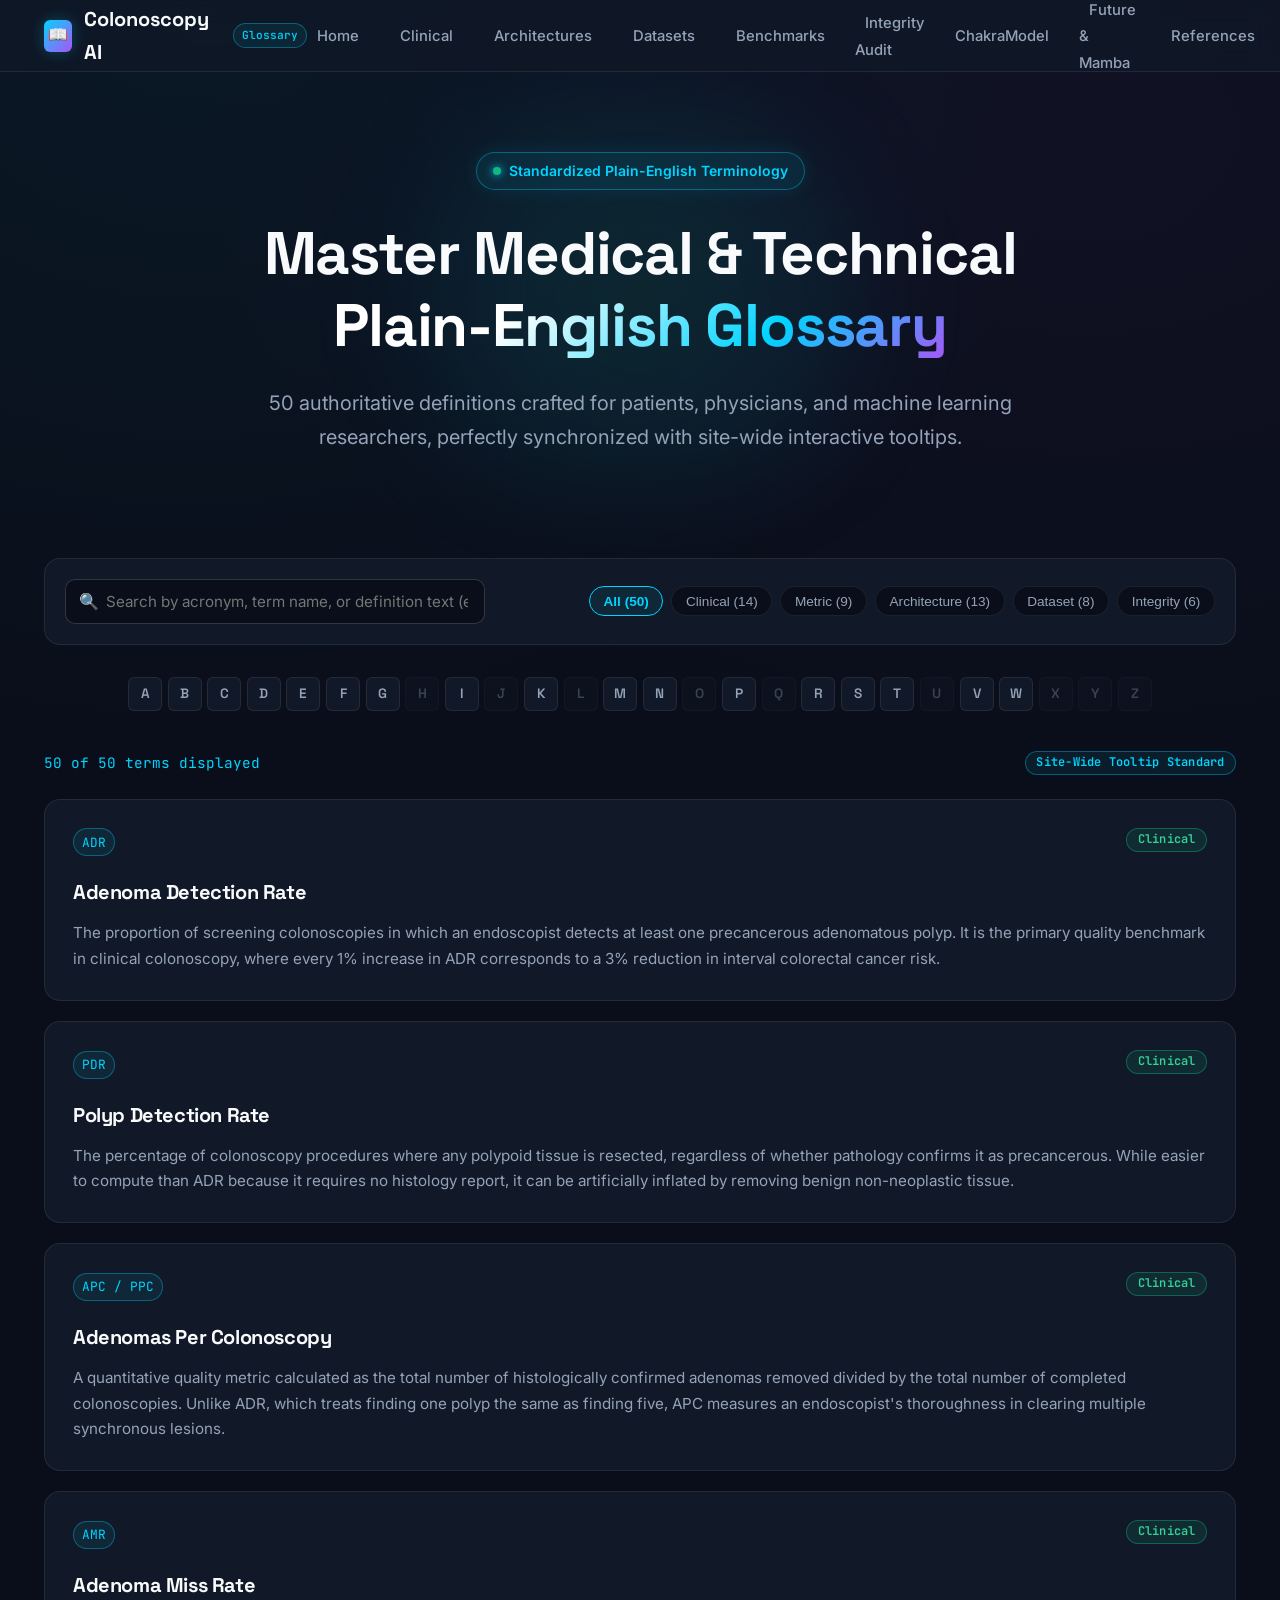
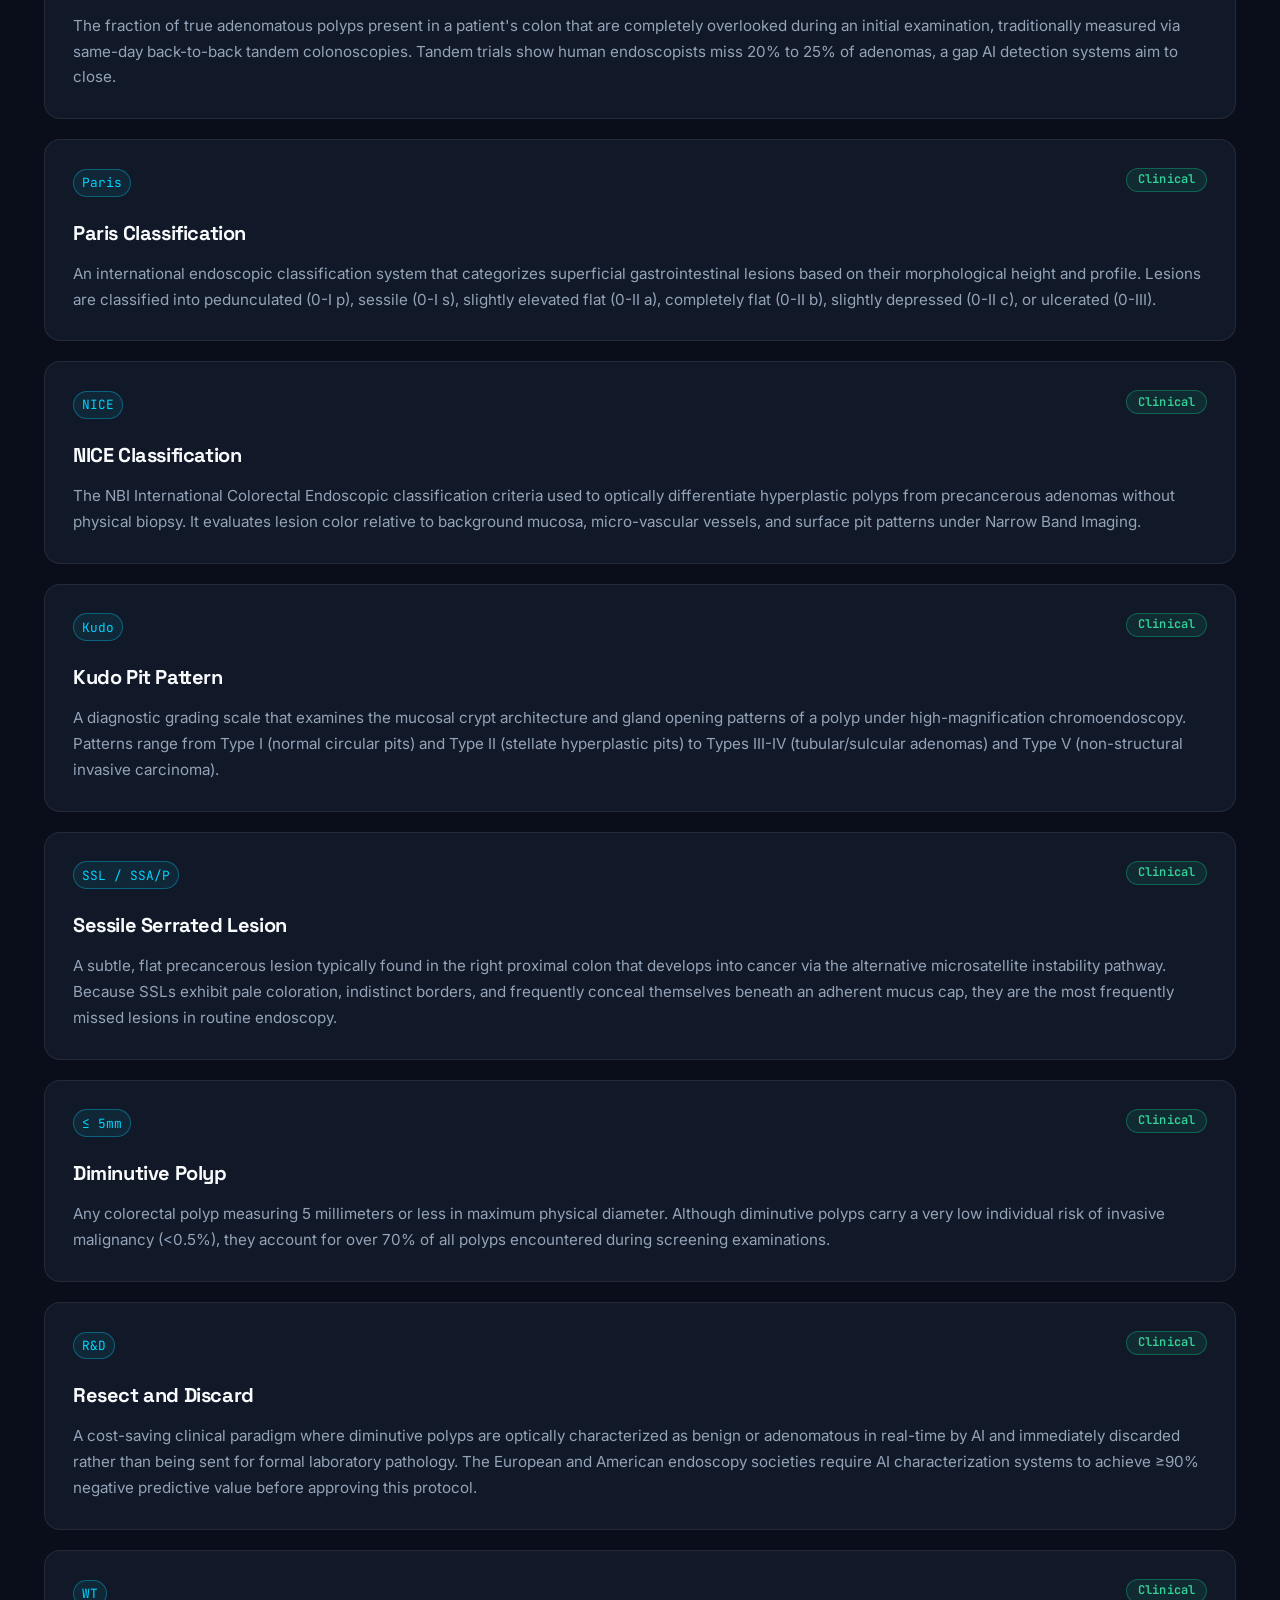
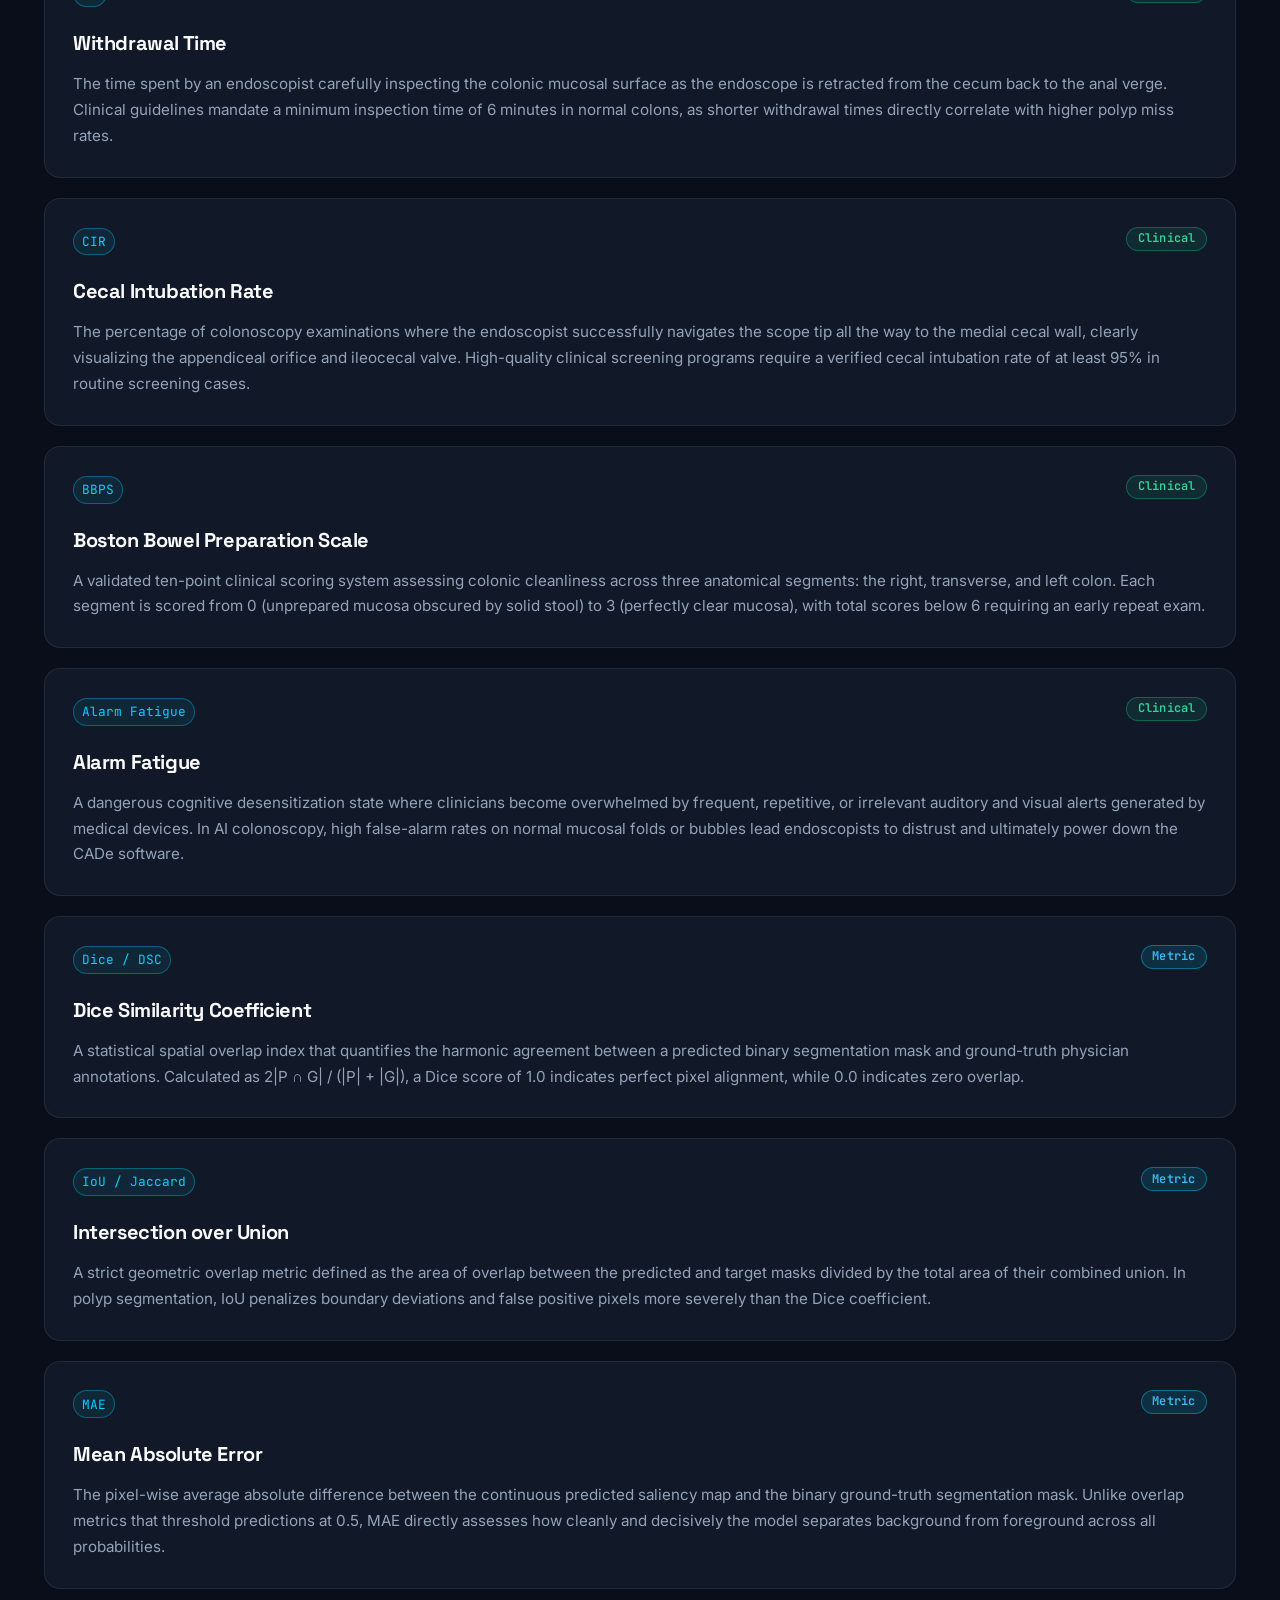
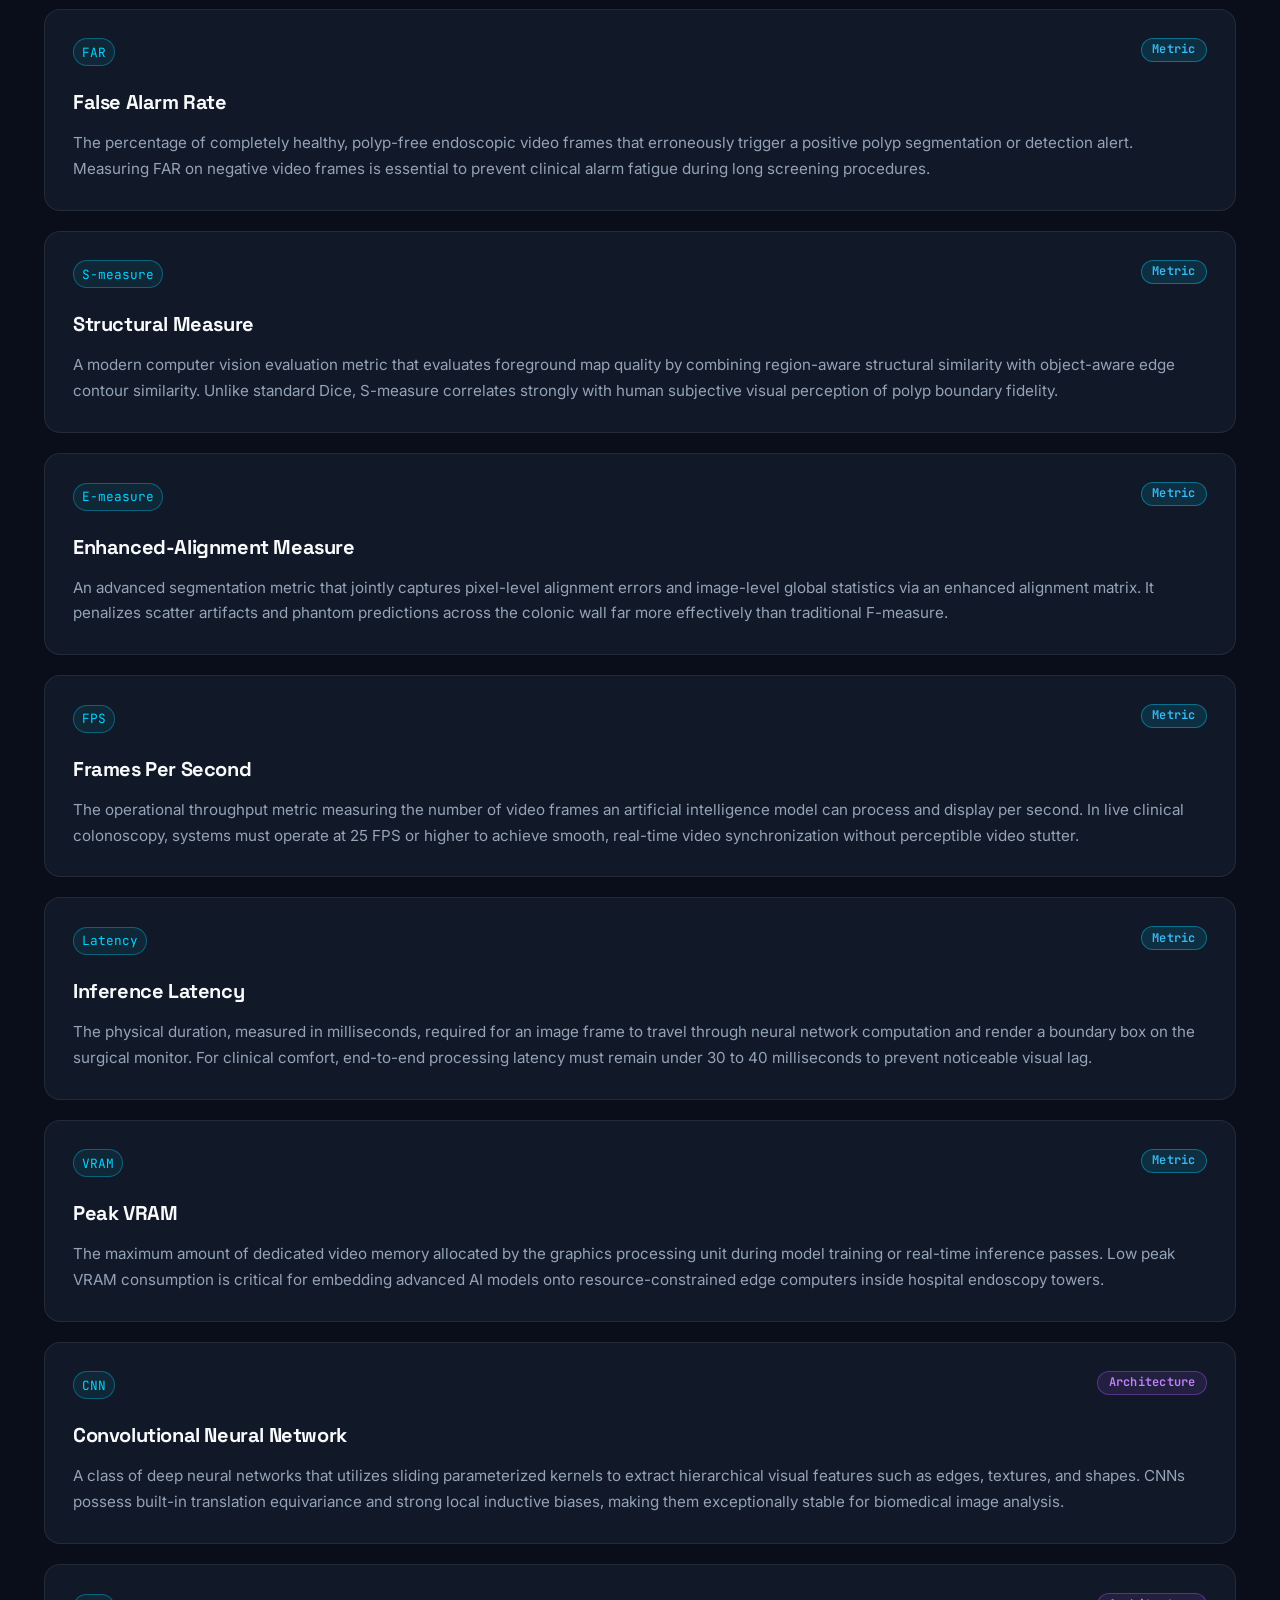
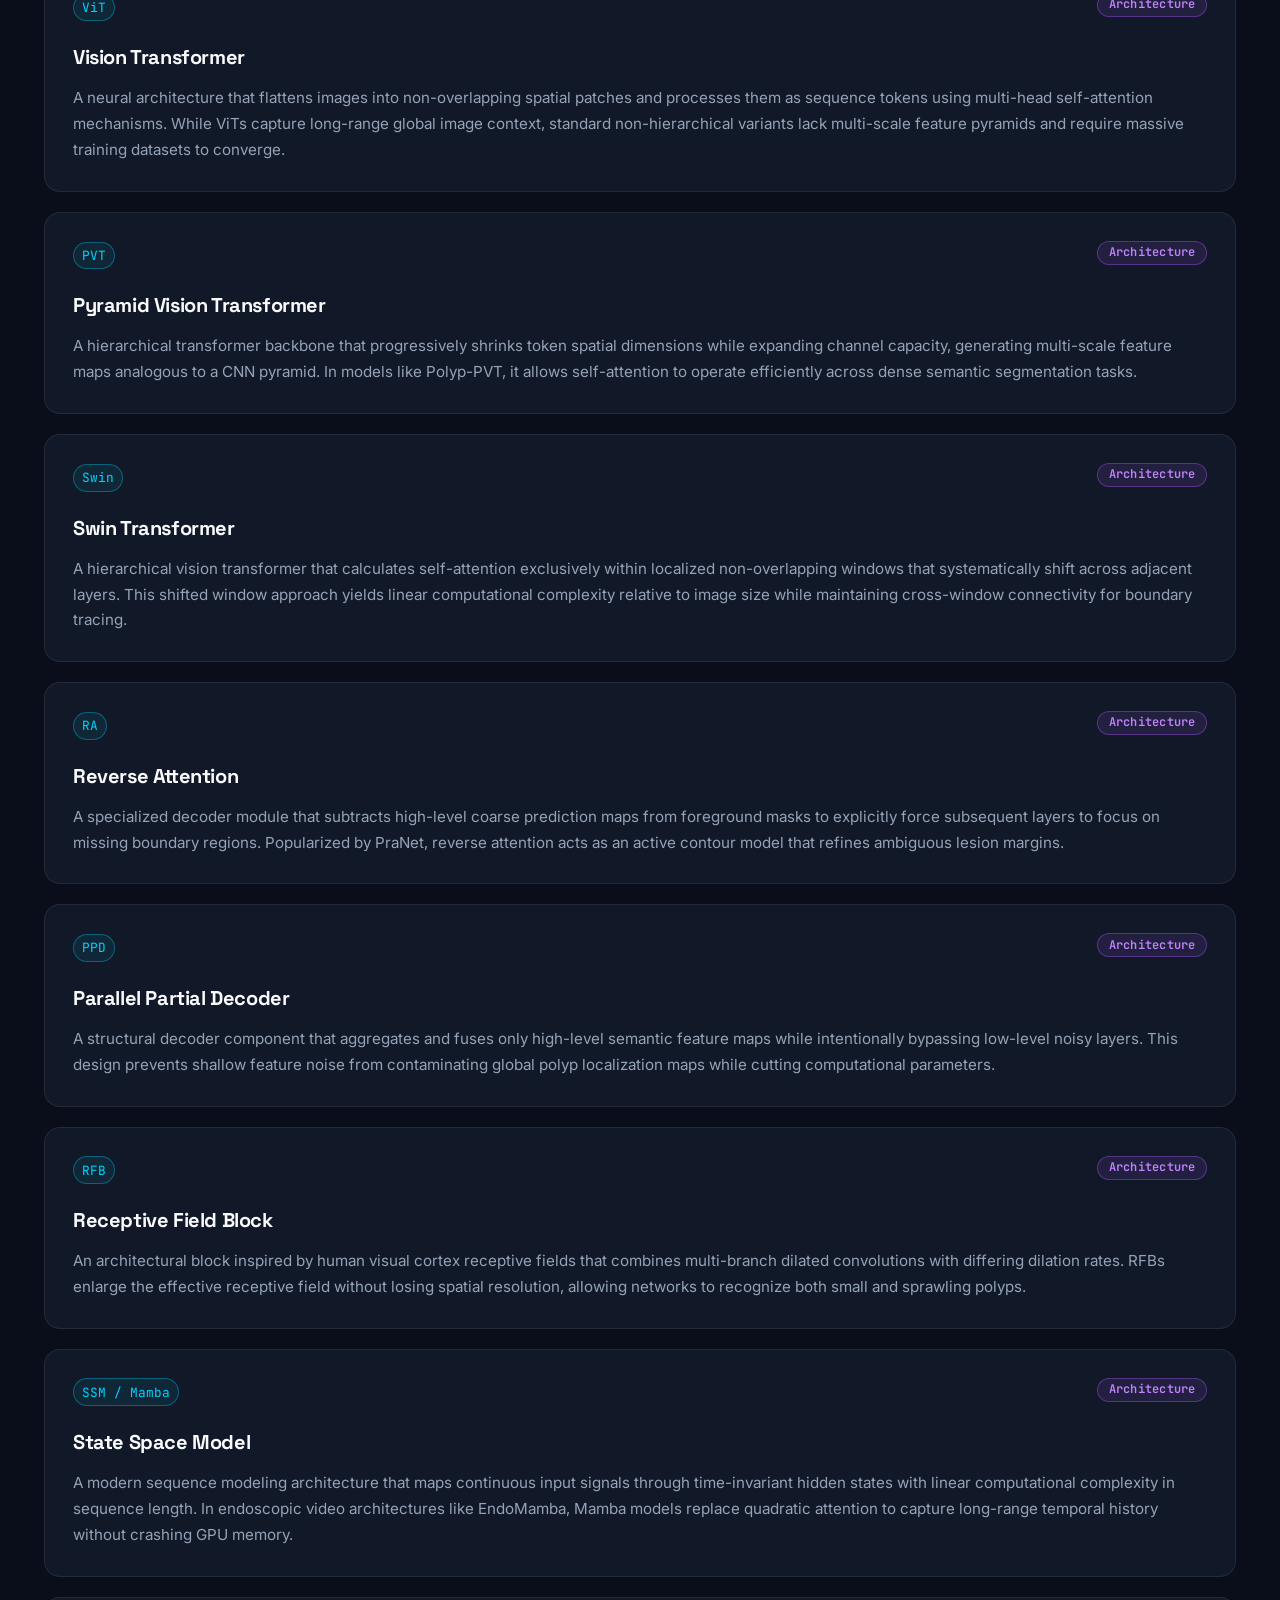
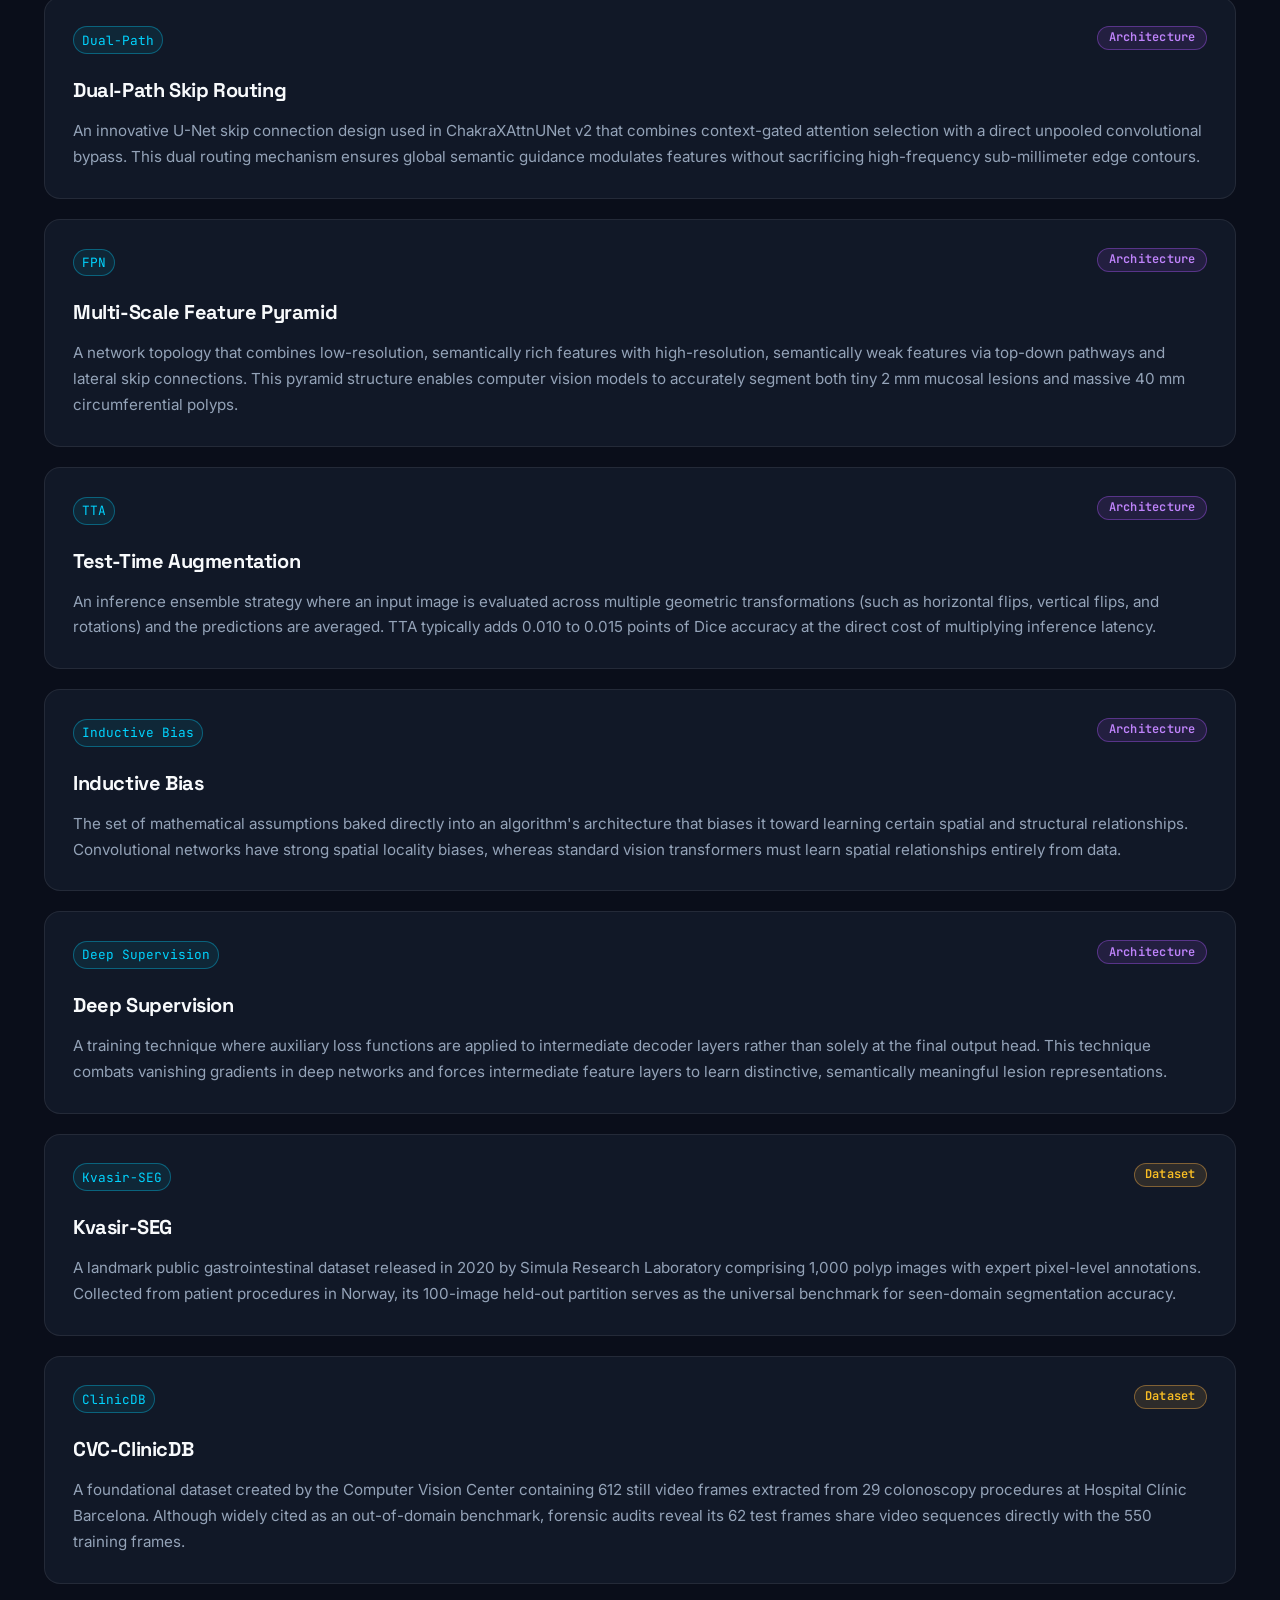
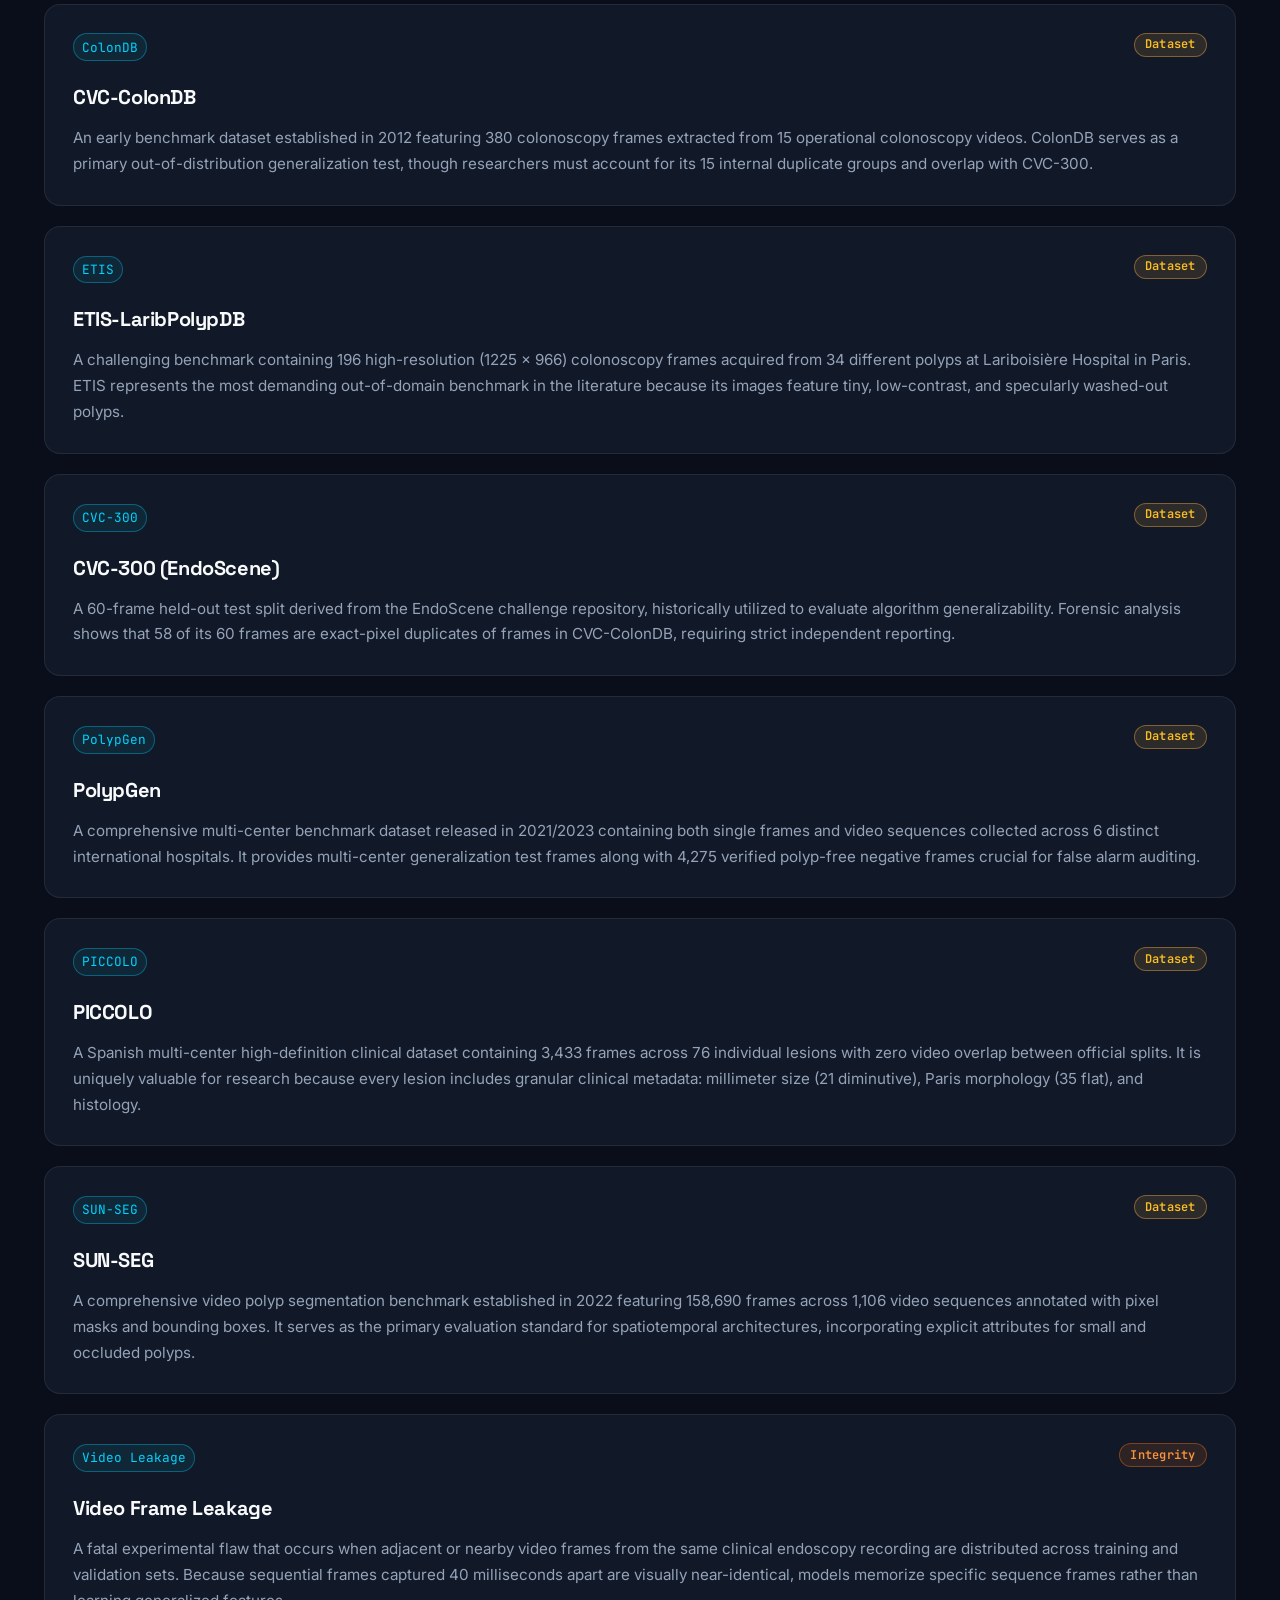
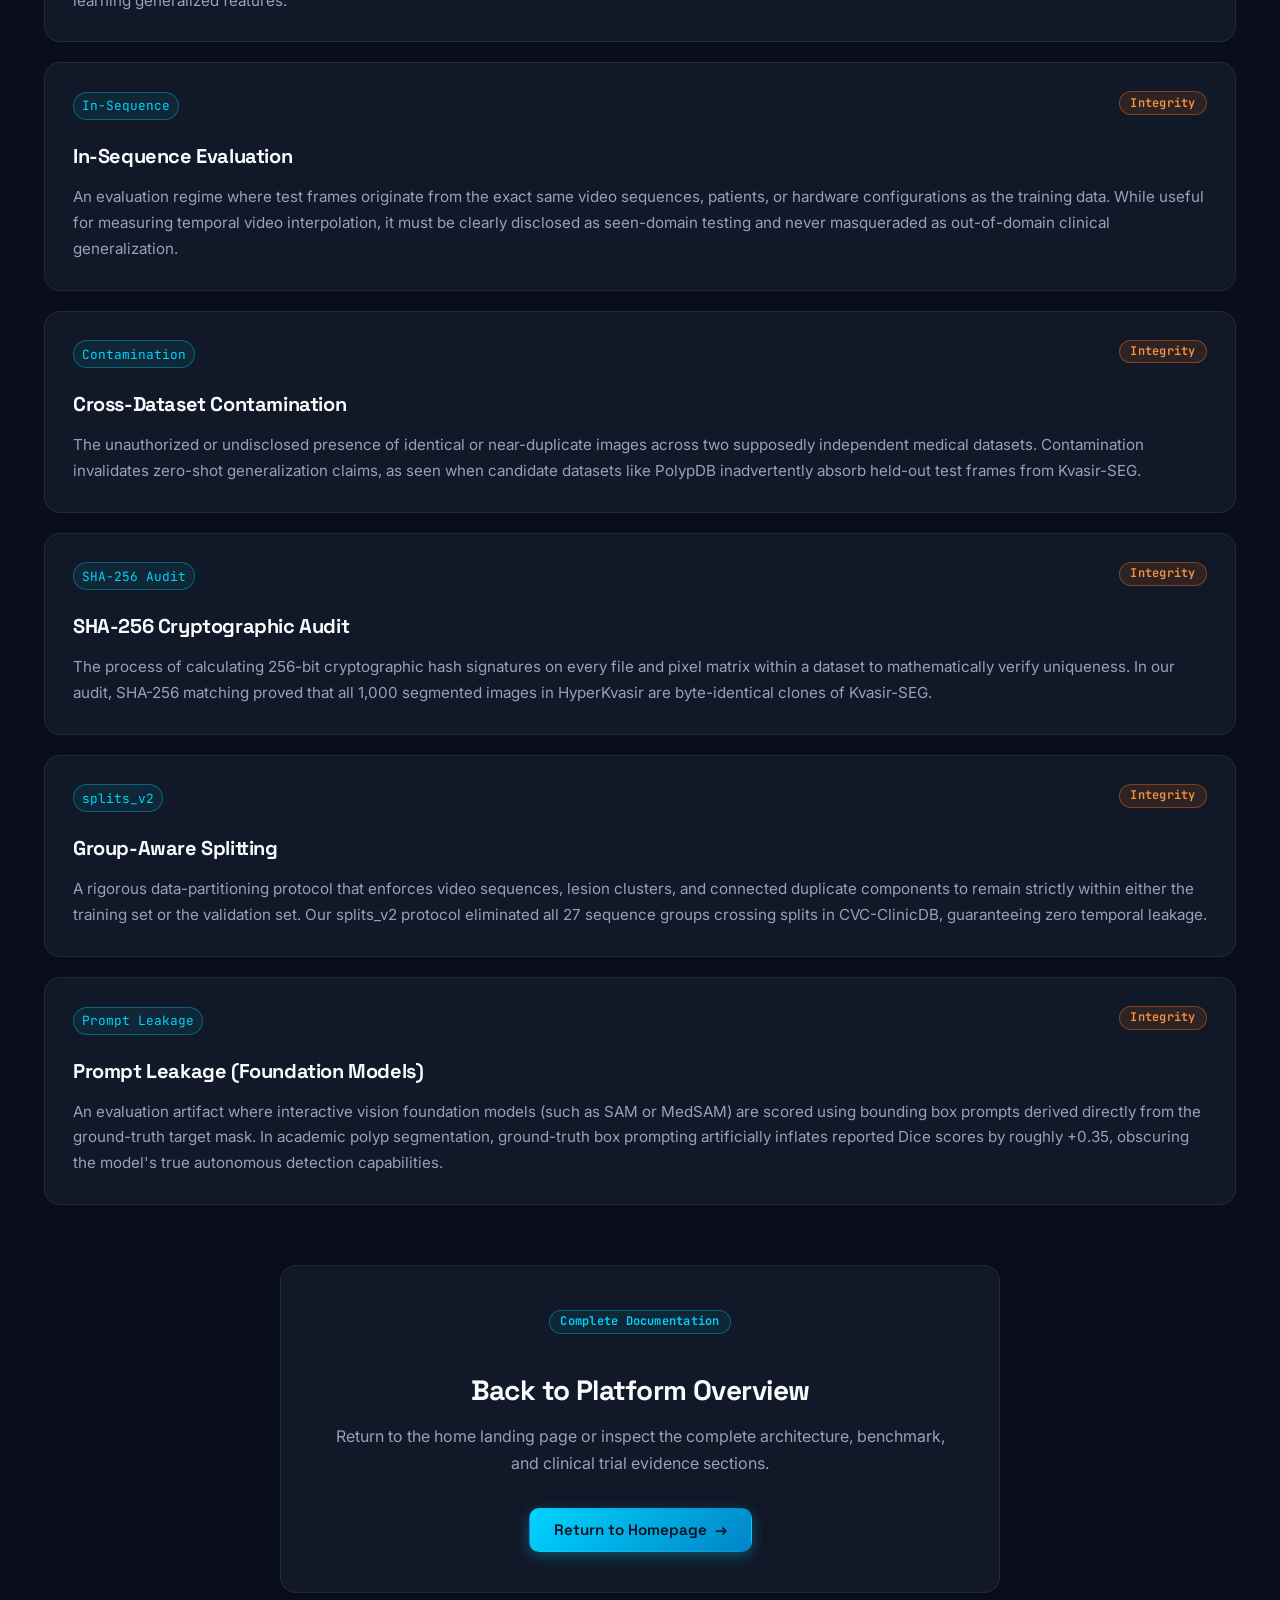
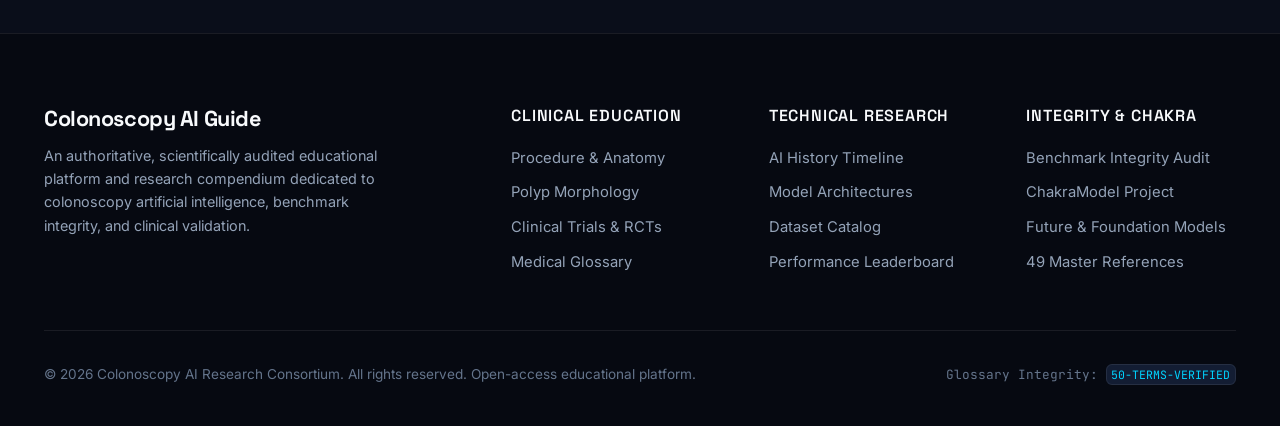
<file: pages/12-glossary.html>
<!DOCTYPE html>
<html lang="en" data-theme="dark">
<head>
  <meta charset="UTF-8">
  <meta name="viewport" content="width=device-width, initial-scale=1.0">
  <title>Master Plain-English Glossary (50 Verified Terms) | Colonoscopy AI & ChakraModel</title>
  <meta name="description" content="Master plain-English glossary of 50 standardized clinical, metric, architectural, dataset, and integrity terms in colonoscopy artificial intelligence with instant search and A-Z jump index.">
  <link rel="stylesheet" href="../assets/css/main.css">
  <style>
    .glossary-card {
      background: var(--surface-card);
      border: 1px solid var(--border-subtle);
      border-radius: var(--radius-lg);
      padding: 1.75rem;
      margin-bottom: 1.25rem;
      transition: all var(--transition-fast);
      position: relative;
    }
    .glossary-card:hover {
      border-color: var(--color-teal);
      transform: translateY(-2px);
      box-shadow: var(--shadow-md);
    }
    .glossary-card:target {
      border-color: var(--color-teal);
      background: rgba(0, 212, 255, 0.05);
      box-shadow: 0 0 20px rgba(0, 212, 255, 0.2);
    }
    .glossary-card-header {
      display: flex;
      justify-content: space-between;
      align-items: flex-start;
      gap: 1rem;
      margin-bottom: 0.75rem;
      flex-wrap: wrap;
    }
    .glossary-card-title {
      font-family: var(--font-heading);
      font-size: 1.25rem;
      font-weight: 700;
      color: var(--text-primary);
      margin-bottom: 0.25rem;
    }
    .glossary-acronym {
      font-family: var(--font-mono);
      font-size: 0.8rem;
      color: var(--color-teal);
      background: var(--color-teal-tint);
      border: 1px solid var(--border-teal-glow);
      padding: 0.15rem 0.5rem;
      border-radius: var(--radius-full);
      display: inline-block;
      margin-right: 0.5rem;
    }
    .glossary-def {
      font-size: 0.95rem;
      line-height: 1.7;
      color: var(--text-secondary);
      margin-top: 0.5rem;
      margin-bottom: 0;
    }
    .letter-target {
      scroll-margin-top: 100px;
      display: block;
      height: 0;
      visibility: hidden;
    }
    .letter-btn.disabled {
      opacity: 0.35;
      cursor: not-allowed;
      pointer-events: none;
    }
  </style>
</head>
<body>

  <!-- Scroll Progress Indicator -->
  <div id="scroll-progress"></div>

  <!-- Main Navigation Header -->
  <header class="site-header">
    <div class="container nav-container">
      <a href="../index.html" class="brand-logo">
        <div class="brand-icon">📖</div>
        <span>Colonoscopy AI</span>
        <span class="brand-badge">Glossary</span>
      </a>

      <ul class="nav-menu">
        <li><a href="../index.html" class="nav-link">Home</a></li>
        <li><a href="01-what-is-colonoscopy.html" class="nav-link">Clinical</a></li>
        <li><a href="04-architectures.html" class="nav-link">Architectures</a></li>
        <li><a href="05-datasets.html" class="nav-link">Datasets</a></li>
        <li><a href="06-benchmarks.html" class="nav-link">Benchmarks</a></li>
        <li><a href="08-benchmark-integrity.html" class="nav-link">Integrity Audit</a></li>
        <li><a href="09-chakramodel.html" class="nav-link">ChakraModel</a></li>
        <li><a href="10-future.html" class="nav-link">Future & Mamba</a></li>
        <li><a href="11-references.html" class="nav-link">References</a></li>
        <li><a href="12-glossary.html" class="nav-link active">Glossary</a></li>
      </ul>

      <div class="nav-actions">
        <button class="theme-toggle-btn" aria-label="Toggle light and dark mode" title="Toggle theme">🌓</button>
        <button class="hamburger-btn" aria-label="Toggle mobile menu" title="Open Menu">☰</button>
      </div>
    </div>
  </header>

  <!-- Mobile Drawer -->
  <div class="mobile-nav-drawer" id="mobile-drawer">
    <a href="../index.html" class="nav-link">Home (Overview)</a>
    <a href="01-what-is-colonoscopy.html" class="nav-link">01. What is Colonoscopy</a>
    <a href="02-polyp-types.html" class="nav-link">02. Polyp Morphology & Paris</a>
    <a href="03-ai-history.html" class="nav-link">03. AI History & Evolution</a>
    <a href="04-architectures.html" class="nav-link">04. Deep Architectures</a>
    <a href="05-datasets.html" class="nav-link">05. Public Datasets</a>
    <a href="06-benchmarks.html" class="nav-link">06. Performance Benchmarks</a>
    <a href="06b-clinical-evidence.html" class="nav-link">06b. Clinical Trial Evidence</a>
    <a href="08-benchmark-integrity.html" class="nav-link">08. Benchmark Integrity Audit</a>
    <a href="09-chakramodel.html" class="nav-link">09. ChakraModel Research Project</a>
    <a href="10-future.html" class="nav-link">10. Future & Agentic Vision</a>
    <a href="11-references.html" class="nav-link">11. Master References (49 Papers)</a>
    <a href="12-glossary.html" class="nav-link active">12. Plain-English Glossary (50 Terms)</a>
  </div>

  <!-- Hero Section -->
  <section class="hero">
    <div class="hero-glow" style="background: radial-gradient(circle, rgba(16, 185, 129, 0.12) 0%, rgba(0, 212, 255, 0.08) 50%, transparent 70%);"></div>
    <div class="container hero-content">
      <div class="hero-badge">
        <span class="dot" style="background: var(--color-emerald);"></span>
        <span>Standardized Plain-English Terminology</span>
      </div>
      <h1 class="hero-title">
        Master Medical & Technical <br>
        <span class="gradient-text">Plain-English Glossary</span>
      </h1>
      <p class="hero-subtitle">
        50 authoritative definitions crafted for patients, physicians, and machine learning researchers, perfectly synchronized with site-wide interactive tooltips.
      </p>
    </div>
  </section>

  <!-- Main Content Container -->
  <main class="container">

    <!-- Search & Filter Toolbar -->
    <div class="search-filter-toolbar">
      <div class="search-box">
        <span class="search-icon">🔍</span>
        <input type="text" id="glossary-search" class="search-input" placeholder="Search by acronym, term name, or definition text (e.g. ADR, Dice, Mamba, SSL)..." aria-label="Search glossary terms">
      </div>

      <div class="filter-group" id="glossary-filter-pills">
        <button class="filter-pill glossary-filter-pill active" data-category="all">All (50)</button>
        <button class="filter-pill glossary-filter-pill" data-category="clinical">Clinical (14)</button>
        <button class="filter-pill glossary-filter-pill" data-category="metric">Metric (9)</button>
        <button class="filter-pill glossary-filter-pill" data-category="architecture">Architecture (13)</button>
        <button class="filter-pill glossary-filter-pill" data-category="dataset">Dataset (8)</button>
        <button class="filter-pill glossary-filter-pill" data-category="integrity">Integrity (6)</button>
      </div>
    </div>

    <!-- Alphabetical Jump Index (A-Z) -->
    <nav class="letter-index" aria-label="Alphabetical jump index">
      <a href="#letter-A" class="letter-btn" data-letter="A">A</a>
      <a href="#letter-B" class="letter-btn" data-letter="B">B</a>
      <a href="#letter-C" class="letter-btn" data-letter="C">C</a>
      <a href="#letter-D" class="letter-btn" data-letter="D">D</a>
      <a href="#letter-E" class="letter-btn" data-letter="E">E</a>
      <a href="#letter-F" class="letter-btn" data-letter="F">F</a>
      <a href="#letter-G" class="letter-btn" data-letter="G">G</a>
      <a href="#letter-H" class="letter-btn disabled" data-letter="H">H</a>
      <a href="#letter-I" class="letter-btn" data-letter="I">I</a>
      <a href="#letter-J" class="letter-btn disabled" data-letter="J">J</a>
      <a href="#letter-K" class="letter-btn" data-letter="K">K</a>
      <a href="#letter-L" class="letter-btn disabled" data-letter="L">L</a>
      <a href="#letter-M" class="letter-btn" data-letter="M">M</a>
      <a href="#letter-N" class="letter-btn" data-letter="N">N</a>
      <a href="#letter-O" class="letter-btn disabled" data-letter="O">O</a>
      <a href="#letter-P" class="letter-btn" data-letter="P">P</a>
      <a href="#letter-Q" class="letter-btn disabled" data-letter="Q">Q</a>
      <a href="#letter-R" class="letter-btn" data-letter="R">R</a>
      <a href="#letter-S" class="letter-btn" data-letter="S">S</a>
      <a href="#letter-T" class="letter-btn" data-letter="T">T</a>
      <a href="#letter-U" class="letter-btn" data-letter="U">U</a>
      <a href="#letter-V" class="letter-btn" data-letter="V">V</a>
      <a href="#letter-W" class="letter-btn" data-letter="W">W</a>
      <a href="#letter-X" class="letter-btn disabled" data-letter="X">X</a>
      <a href="#letter-Y" class="letter-btn disabled" data-letter="Y">Y</a>
      <a href="#letter-Z" class="letter-btn disabled" data-letter="Z">Z</a>
    </nav>

    <!-- Active Count Display -->
    <div style="display: flex; justify-content: space-between; align-items: center; margin-bottom: 1.5rem;">
      <div id="glossary-count" style="font-family: var(--font-mono); font-size: 0.9rem; color: var(--color-teal);">
        50 of 50 terms displayed
      </div>
      <span class="badge badge-teal">Site-Wide Tooltip Standard</span>
    </div>

    <!-- Master Terms Container -->
    <div id="glossary-items-container">

      <!-- Category 1: Clinical Endoscopy (1 - 14) -->

      <span id="letter-A" class="letter-target"></span>
      <div class="glossary-card" id="adr" data-category="Clinical" data-term="Adenoma Detection Rate (ADR)">
        <div class="glossary-card-header">
          <div>
            <span class="glossary-acronym">ADR</span>
            <h3 class="glossary-card-title">Adenoma Detection Rate</h3>
          </div>
          <span class="badge badge-clinical">Clinical</span>
        </div>
        <p class="glossary-def">
          The proportion of screening colonoscopies in which an endoscopist detects at least one precancerous adenomatous polyp. It is the primary quality benchmark in clinical colonoscopy, where every 1% increase in ADR corresponds to a 3% reduction in interval colorectal cancer risk.
        </p>
      </div>

      <span id="letter-O" class="letter-target"></span>
      <span id="letter-P" class="letter-target"></span>
      <div class="glossary-card" id="pdr" data-category="Clinical" data-term="Polyp Detection Rate (PDR)">
        <div class="glossary-card-header">
          <div>
            <span class="glossary-acronym">PDR</span>
            <h3 class="glossary-card-title">Polyp Detection Rate</h3>
          </div>
          <span class="badge badge-clinical">Clinical</span>
        </div>
        <p class="glossary-def">
          The percentage of colonoscopy procedures where any polypoid tissue is resected, regardless of whether pathology confirms it as precancerous. While easier to compute than ADR because it requires no histology report, it can be artificially inflated by removing benign non-neoplastic tissue.
        </p>
      </div>

      <div class="glossary-card" id="apc" data-category="Clinical" data-term="Adenomas Per Colonoscopy (APC)">
        <div class="glossary-card-header">
          <div>
            <span class="glossary-acronym">APC / PPC</span>
            <h3 class="glossary-card-title">Adenomas Per Colonoscopy</h3>
          </div>
          <span class="badge badge-clinical">Clinical</span>
        </div>
        <p class="glossary-def">
          A quantitative quality metric calculated as the total number of histologically confirmed adenomas removed divided by the total number of completed colonoscopies. Unlike ADR, which treats finding one polyp the same as finding five, APC measures an endoscopist's thoroughness in clearing multiple synchronous lesions.
        </p>
      </div>

      <div class="glossary-card" id="amr" data-category="Clinical" data-term="Adenoma Miss Rate (AMR)">
        <div class="glossary-card-header">
          <div>
            <span class="glossary-acronym">AMR</span>
            <h3 class="glossary-card-title">Adenoma Miss Rate</h3>
          </div>
          <span class="badge badge-clinical">Clinical</span>
        </div>
        <p class="glossary-def">
          The fraction of true adenomatous polyps present in a patient's colon that are completely overlooked during an initial examination, traditionally measured via same-day back-to-back tandem colonoscopies. Tandem trials show human endoscopists miss 20% to 25% of adenomas, a gap AI detection systems aim to close.
        </p>
      </div>

      <div class="glossary-card" id="paris-classification" data-category="Clinical" data-term="Paris Classification">
        <div class="glossary-card-header">
          <div>
            <span class="glossary-acronym">Paris</span>
            <h3 class="glossary-card-title">Paris Classification</h3>
          </div>
          <span class="badge badge-clinical">Clinical</span>
        </div>
        <p class="glossary-def">
          An international endoscopic classification system that categorizes superficial gastrointestinal lesions based on their morphological height and profile. Lesions are classified into pedunculated (0-I p), sessile (0-I s), slightly elevated flat (0-II a), completely flat (0-II b), slightly depressed (0-II c), or ulcerated (0-III).
        </p>
      </div>

      <span id="letter-N" class="letter-target"></span>
      <div class="glossary-card" id="nice-classification" data-category="Clinical" data-term="NICE Classification">
        <div class="glossary-card-header">
          <div>
            <span class="glossary-acronym">NICE</span>
            <h3 class="glossary-card-title">NICE Classification</h3>
          </div>
          <span class="badge badge-clinical">Clinical</span>
        </div>
        <p class="glossary-def">
          The NBI International Colorectal Endoscopic classification criteria used to optically differentiate hyperplastic polyps from precancerous adenomas without physical biopsy. It evaluates lesion color relative to background mucosa, micro-vascular vessels, and surface pit patterns under Narrow Band Imaging.
        </p>
      </div>

      <span id="letter-J" class="letter-target"></span>
      <span id="letter-K" class="letter-target"></span>
      <div class="glossary-card" id="kudo-pit-pattern" data-category="Clinical" data-term="Kudo Pit Pattern">
        <div class="glossary-card-header">
          <div>
            <span class="glossary-acronym">Kudo</span>
            <h3 class="glossary-card-title">Kudo Pit Pattern</h3>
          </div>
          <span class="badge badge-clinical">Clinical</span>
        </div>
        <p class="glossary-def">
          A diagnostic grading scale that examines the mucosal crypt architecture and gland opening patterns of a polyp under high-magnification chromoendoscopy. Patterns range from Type I (normal circular pits) and Type II (stellate hyperplastic pits) to Types III-IV (tubular/sulcular adenomas) and Type V (non-structural invasive carcinoma).
        </p>
      </div>

      <span id="letter-S" class="letter-target"></span>
      <div class="glossary-card" id="sessile-serrated-lesion" data-category="Clinical" data-term="Sessile Serrated Lesion (SSL)">
        <div class="glossary-card-header">
          <div>
            <span class="glossary-acronym">SSL / SSA/P</span>
            <h3 class="glossary-card-title">Sessile Serrated Lesion</h3>
          </div>
          <span class="badge badge-clinical">Clinical</span>
        </div>
        <p class="glossary-def">
          A subtle, flat precancerous lesion typically found in the right proximal colon that develops into cancer via the alternative microsatellite instability pathway. Because SSLs exhibit pale coloration, indistinct borders, and frequently conceal themselves beneath an adherent mucus cap, they are the most frequently missed lesions in routine endoscopy.
        </p>
      </div>

      <span id="letter-D" class="letter-target"></span>
      <div class="glossary-card" id="diminutive-polyp" data-category="Clinical" data-term="Diminutive Polyp">
        <div class="glossary-card-header">
          <div>
            <span class="glossary-acronym">&le; 5mm</span>
            <h3 class="glossary-card-title">Diminutive Polyp</h3>
          </div>
          <span class="badge badge-clinical">Clinical</span>
        </div>
        <p class="glossary-def">
          Any colorectal polyp measuring 5 millimeters or less in maximum physical diameter. Although diminutive polyps carry a very low individual risk of invasive malignancy (&lt;0.5%), they account for over 70% of all polyps encountered during screening examinations.
        </p>
      </div>

      <span id="letter-Q" class="letter-target"></span>
      <span id="letter-R" class="letter-target"></span>
      <div class="glossary-card" id="resect-and-discard" data-category="Clinical" data-term="Resect and Discard">
        <div class="glossary-card-header">
          <div>
            <span class="glossary-acronym">R&D</span>
            <h3 class="glossary-card-title">Resect and Discard</h3>
          </div>
          <span class="badge badge-clinical">Clinical</span>
        </div>
        <p class="glossary-def">
          A cost-saving clinical paradigm where diminutive polyps are optically characterized as benign or adenomatous in real-time by AI and immediately discarded rather than being sent for formal laboratory pathology. The European and American endoscopy societies require AI characterization systems to achieve &ge;90% negative predictive value before approving this protocol.
        </p>
      </div>

      <span id="letter-W" class="letter-target"></span>
      <div class="glossary-card" id="withdrawal-time" data-category="Clinical" data-term="Withdrawal Time">
        <div class="glossary-card-header">
          <div>
            <span class="glossary-acronym">WT</span>
            <h3 class="glossary-card-title">Withdrawal Time</h3>
          </div>
          <span class="badge badge-clinical">Clinical</span>
        </div>
        <p class="glossary-def">
          The time spent by an endoscopist carefully inspecting the colonic mucosal surface as the endoscope is retracted from the cecum back to the anal verge. Clinical guidelines mandate a minimum inspection time of 6 minutes in normal colons, as shorter withdrawal times directly correlate with higher polyp miss rates.
        </p>
      </div>

      <span id="letter-C" class="letter-target"></span>
      <div class="glossary-card" id="cecal-intubation-rate" data-category="Clinical" data-term="Cecal Intubation Rate (CIR)">
        <div class="glossary-card-header">
          <div>
            <span class="glossary-acronym">CIR</span>
            <h3 class="glossary-card-title">Cecal Intubation Rate</h3>
          </div>
          <span class="badge badge-clinical">Clinical</span>
        </div>
        <p class="glossary-def">
          The percentage of colonoscopy examinations where the endoscopist successfully navigates the scope tip all the way to the medial cecal wall, clearly visualizing the appendiceal orifice and ileocecal valve. High-quality clinical screening programs require a verified cecal intubation rate of at least 95% in routine screening cases.
        </p>
      </div>

      <span id="letter-B" class="letter-target"></span>
      <div class="glossary-card" id="bbps" data-category="Clinical" data-term="Boston Bowel Preparation Scale (BBPS)">
        <div class="glossary-card-header">
          <div>
            <span class="glossary-acronym">BBPS</span>
            <h3 class="glossary-card-title">Boston Bowel Preparation Scale</h3>
          </div>
          <span class="badge badge-clinical">Clinical</span>
        </div>
        <p class="glossary-def">
          A validated ten-point clinical scoring system assessing colonic cleanliness across three anatomical segments: the right, transverse, and left colon. Each segment is scored from 0 (unprepared mucosa obscured by solid stool) to 3 (perfectly clear mucosa), with total scores below 6 requiring an early repeat exam.
        </p>
      </div>

      <div class="glossary-card" id="alarm-fatigue" data-category="Clinical" data-term="Alarm Fatigue">
        <div class="glossary-card-header">
          <div>
            <span class="glossary-acronym">Alarm Fatigue</span>
            <h3 class="glossary-card-title">Alarm Fatigue</h3>
          </div>
          <span class="badge badge-clinical">Clinical</span>
        </div>
        <p class="glossary-def">
          A dangerous cognitive desensitization state where clinicians become overwhelmed by frequent, repetitive, or irrelevant auditory and visual alerts generated by medical devices. In AI colonoscopy, high false-alarm rates on normal mucosal folds or bubbles lead endoscopists to distrust and ultimately power down the CADe software.
        </p>
      </div>

      <!-- Category 2: Evaluation Metrics (15 - 23) -->

      <div class="glossary-card" id="dice" data-category="Metric" data-term="Dice Similarity Coefficient (DSC)">
        <div class="glossary-card-header">
          <div>
            <span class="glossary-acronym">Dice / DSC</span>
            <h3 class="glossary-card-title">Dice Similarity Coefficient</h3>
          </div>
          <span class="badge badge-metric">Metric</span>
        </div>
        <p class="glossary-def">
          A statistical spatial overlap index that quantifies the harmonic agreement between a predicted binary segmentation mask and ground-truth physician annotations. Calculated as 2|P &cap; G| / (|P| + |G|), a Dice score of 1.0 indicates perfect pixel alignment, while 0.0 indicates zero overlap.
        </p>
      </div>

      <span id="letter-H" class="letter-target"></span>
      <span id="letter-I" class="letter-target"></span>
      <div class="glossary-card" id="iou" data-category="Metric" data-term="Intersection over Union (IoU)">
        <div class="glossary-card-header">
          <div>
            <span class="glossary-acronym">IoU / Jaccard</span>
            <h3 class="glossary-card-title">Intersection over Union</h3>
          </div>
          <span class="badge badge-metric">Metric</span>
        </div>
        <p class="glossary-def">
          A strict geometric overlap metric defined as the area of overlap between the predicted and target masks divided by the total area of their combined union. In polyp segmentation, IoU penalizes boundary deviations and false positive pixels more severely than the Dice coefficient.
        </p>
      </div>

      <span id="letter-L" class="letter-target"></span>
      <span id="letter-M" class="letter-target"></span>
      <div class="glossary-card" id="mae" data-category="Metric" data-term="Mean Absolute Error (MAE)">
        <div class="glossary-card-header">
          <div>
            <span class="glossary-acronym">MAE</span>
            <h3 class="glossary-card-title">Mean Absolute Error</h3>
          </div>
          <span class="badge badge-metric">Metric</span>
        </div>
        <p class="glossary-def">
          The pixel-wise average absolute difference between the continuous predicted saliency map and the binary ground-truth segmentation mask. Unlike overlap metrics that threshold predictions at 0.5, MAE directly assesses how cleanly and decisively the model separates background from foreground across all probabilities.
        </p>
      </div>

      <span id="letter-F" class="letter-target"></span>
      <div class="glossary-card" id="far" data-category="Metric" data-term="False Alarm Rate (FAR)">
        <div class="glossary-card-header">
          <div>
            <span class="glossary-acronym">FAR</span>
            <h3 class="glossary-card-title">False Alarm Rate</h3>
          </div>
          <span class="badge badge-metric">Metric</span>
        </div>
        <p class="glossary-def">
          The percentage of completely healthy, polyp-free endoscopic video frames that erroneously trigger a positive polyp segmentation or detection alert. Measuring FAR on negative video frames is essential to prevent clinical alarm fatigue during long screening procedures.
        </p>
      </div>

      <div class="glossary-card" id="s-measure" data-category="Metric" data-term="Structural Measure (S-measure)">
        <div class="glossary-card-header">
          <div>
            <span class="glossary-acronym">S-measure</span>
            <h3 class="glossary-card-title">Structural Measure</h3>
          </div>
          <span class="badge badge-metric">Metric</span>
        </div>
        <p class="glossary-def">
          A modern computer vision evaluation metric that evaluates foreground map quality by combining region-aware structural similarity with object-aware edge contour similarity. Unlike standard Dice, S-measure correlates strongly with human subjective visual perception of polyp boundary fidelity.
        </p>
      </div>

      <span id="letter-E" class="letter-target"></span>
      <div class="glossary-card" id="e-measure" data-category="Metric" data-term="Enhanced-Alignment Measure (E-measure)">
        <div class="glossary-card-header">
          <div>
            <span class="glossary-acronym">E-measure</span>
            <h3 class="glossary-card-title">Enhanced-Alignment Measure</h3>
          </div>
          <span class="badge badge-metric">Metric</span>
        </div>
        <p class="glossary-def">
          An advanced segmentation metric that jointly captures pixel-level alignment errors and image-level global statistics via an enhanced alignment matrix. It penalizes scatter artifacts and phantom predictions across the colonic wall far more effectively than traditional F-measure.
        </p>
      </div>

      <div class="glossary-card" id="fps" data-category="Metric" data-term="Frames Per Second (FPS)">
        <div class="glossary-card-header">
          <div>
            <span class="glossary-acronym">FPS</span>
            <h3 class="glossary-card-title">Frames Per Second</h3>
          </div>
          <span class="badge badge-metric">Metric</span>
        </div>
        <p class="glossary-def">
          The operational throughput metric measuring the number of video frames an artificial intelligence model can process and display per second. In live clinical colonoscopy, systems must operate at 25 FPS or higher to achieve smooth, real-time video synchronization without perceptible video stutter.
        </p>
      </div>

      <div class="glossary-card" id="inference-latency" data-category="Metric" data-term="Inference Latency">
        <div class="glossary-card-header">
          <div>
            <span class="glossary-acronym">Latency</span>
            <h3 class="glossary-card-title">Inference Latency</h3>
          </div>
          <span class="badge badge-metric">Metric</span>
        </div>
        <p class="glossary-def">
          The physical duration, measured in milliseconds, required for an image frame to travel through neural network computation and render a boundary box on the surgical monitor. For clinical comfort, end-to-end processing latency must remain under 30 to 40 milliseconds to prevent noticeable visual lag.
        </p>
      </div>

      <div class="glossary-card" id="peak-vram" data-category="Metric" data-term="Peak VRAM">
        <div class="glossary-card-header">
          <div>
            <span class="glossary-acronym">VRAM</span>
            <h3 class="glossary-card-title">Peak VRAM</h3>
          </div>
          <span class="badge badge-metric">Metric</span>
        </div>
        <p class="glossary-def">
          The maximum amount of dedicated video memory allocated by the graphics processing unit during model training or real-time inference passes. Low peak VRAM consumption is critical for embedding advanced AI models onto resource-constrained edge computers inside hospital endoscopy towers.
        </p>
      </div>

      <!-- Category 3: Model Architectures & Computer Vision (24 - 36) -->

      <div class="glossary-card" id="cnn" data-category="Architecture" data-term="Convolutional Neural Network (CNN)">
        <div class="glossary-card-header">
          <div>
            <span class="glossary-acronym">CNN</span>
            <h3 class="glossary-card-title">Convolutional Neural Network</h3>
          </div>
          <span class="badge badge-arch">Architecture</span>
        </div>
        <p class="glossary-def">
          A class of deep neural networks that utilizes sliding parameterized kernels to extract hierarchical visual features such as edges, textures, and shapes. CNNs possess built-in translation equivariance and strong local inductive biases, making them exceptionally stable for biomedical image analysis.
        </p>
      </div>

      <span id="letter-U" class="letter-target"></span>
      <span id="letter-V" class="letter-target"></span>
      <div class="glossary-card" id="vit" data-category="Architecture" data-term="Vision Transformer (ViT)">
        <div class="glossary-card-header">
          <div>
            <span class="glossary-acronym">ViT</span>
            <h3 class="glossary-card-title">Vision Transformer</h3>
          </div>
          <span class="badge badge-arch">Architecture</span>
        </div>
        <p class="glossary-def">
          A neural architecture that flattens images into non-overlapping spatial patches and processes them as sequence tokens using multi-head self-attention mechanisms. While ViTs capture long-range global image context, standard non-hierarchical variants lack multi-scale feature pyramids and require massive training datasets to converge.
        </p>
      </div>

      <div class="glossary-card" id="pvt" data-category="Architecture" data-term="Pyramid Vision Transformer (PVT)">
        <div class="glossary-card-header">
          <div>
            <span class="glossary-acronym">PVT</span>
            <h3 class="glossary-card-title">Pyramid Vision Transformer</h3>
          </div>
          <span class="badge badge-arch">Architecture</span>
        </div>
        <p class="glossary-def">
          A hierarchical transformer backbone that progressively shrinks token spatial dimensions while expanding channel capacity, generating multi-scale feature maps analogous to a CNN pyramid. In models like Polyp-PVT, it allows self-attention to operate efficiently across dense semantic segmentation tasks.
        </p>
      </div>

      <div class="glossary-card" id="swin-transformer" data-category="Architecture" data-term="Swin Transformer">
        <div class="glossary-card-header">
          <div>
            <span class="glossary-acronym">Swin</span>
            <h3 class="glossary-card-title">Swin Transformer</h3>
          </div>
          <span class="badge badge-arch">Architecture</span>
        </div>
        <p class="glossary-def">
          A hierarchical vision transformer that calculates self-attention exclusively within localized non-overlapping windows that systematically shift across adjacent layers. This shifted window approach yields linear computational complexity relative to image size while maintaining cross-window connectivity for boundary tracing.
        </p>
      </div>

      <div class="glossary-card" id="reverse-attention" data-category="Architecture" data-term="Reverse Attention (RA)">
        <div class="glossary-card-header">
          <div>
            <span class="glossary-acronym">RA</span>
            <h3 class="glossary-card-title">Reverse Attention</h3>
          </div>
          <span class="badge badge-arch">Architecture</span>
        </div>
        <p class="glossary-def">
          A specialized decoder module that subtracts high-level coarse prediction maps from foreground masks to explicitly force subsequent layers to focus on missing boundary regions. Popularized by PraNet, reverse attention acts as an active contour model that refines ambiguous lesion margins.
        </p>
      </div>

      <div class="glossary-card" id="ppd" data-category="Architecture" data-term="Parallel Partial Decoder (PPD)">
        <div class="glossary-card-header">
          <div>
            <span class="glossary-acronym">PPD</span>
            <h3 class="glossary-card-title">Parallel Partial Decoder</h3>
          </div>
          <span class="badge badge-arch">Architecture</span>
        </div>
        <p class="glossary-def">
          A structural decoder component that aggregates and fuses only high-level semantic feature maps while intentionally bypassing low-level noisy layers. This design prevents shallow feature noise from contaminating global polyp localization maps while cutting computational parameters.
        </p>
      </div>

      <div class="glossary-card" id="rfb" data-category="Architecture" data-term="Receptive Field Block (RFB)">
        <div class="glossary-card-header">
          <div>
            <span class="glossary-acronym">RFB</span>
            <h3 class="glossary-card-title">Receptive Field Block</h3>
          </div>
          <span class="badge badge-arch">Architecture</span>
        </div>
        <p class="glossary-def">
          An architectural block inspired by human visual cortex receptive fields that combines multi-branch dilated convolutions with differing dilation rates. RFBs enlarge the effective receptive field without losing spatial resolution, allowing networks to recognize both small and sprawling polyps.
        </p>
      </div>

      <div class="glossary-card" id="ssm-mamba" data-category="Architecture" data-term="State Space Model (SSM / Mamba)">
        <div class="glossary-card-header">
          <div>
            <span class="glossary-acronym">SSM / Mamba</span>
            <h3 class="glossary-card-title">State Space Model</h3>
          </div>
          <span class="badge badge-arch">Architecture</span>
        </div>
        <p class="glossary-def">
          A modern sequence modeling architecture that maps continuous input signals through time-invariant hidden states with linear computational complexity in sequence length. In endoscopic video architectures like EndoMamba, Mamba models replace quadratic attention to capture long-range temporal history without crashing GPU memory.
        </p>
      </div>

      <div class="glossary-card" id="dual-path-skip-routing" data-category="Architecture" data-term="Dual-Path Skip Routing">
        <div class="glossary-card-header">
          <div>
            <span class="glossary-acronym">Dual-Path</span>
            <h3 class="glossary-card-title">Dual-Path Skip Routing</h3>
          </div>
          <span class="badge badge-arch">Architecture</span>
        </div>
        <p class="glossary-def">
          An innovative U-Net skip connection design used in ChakraXAttnUNet v2 that combines context-gated attention selection with a direct unpooled convolutional bypass. This dual routing mechanism ensures global semantic guidance modulates features without sacrificing high-frequency sub-millimeter edge contours.
        </p>
      </div>

      <div class="glossary-card" id="fpn" data-category="Architecture" data-term="Multi-Scale Feature Pyramid (FPN)">
        <div class="glossary-card-header">
          <div>
            <span class="glossary-acronym">FPN</span>
            <h3 class="glossary-card-title">Multi-Scale Feature Pyramid</h3>
          </div>
          <span class="badge badge-arch">Architecture</span>
        </div>
        <p class="glossary-def">
          A network topology that combines low-resolution, semantically rich features with high-resolution, semantically weak features via top-down pathways and lateral skip connections. This pyramid structure enables computer vision models to accurately segment both tiny 2 mm mucosal lesions and massive 40 mm circumferential polyps.
        </p>
      </div>

      <span id="letter-T" class="letter-target"></span>
      <div class="glossary-card" id="tta" data-category="Architecture" data-term="Test-Time Augmentation (TTA)">
        <div class="glossary-card-header">
          <div>
            <span class="glossary-acronym">TTA</span>
            <h3 class="glossary-card-title">Test-Time Augmentation</h3>
          </div>
          <span class="badge badge-arch">Architecture</span>
        </div>
        <p class="glossary-def">
          An inference ensemble strategy where an input image is evaluated across multiple geometric transformations (such as horizontal flips, vertical flips, and rotations) and the predictions are averaged. TTA typically adds 0.010 to 0.015 points of Dice accuracy at the direct cost of multiplying inference latency.
        </p>
      </div>

      <div class="glossary-card" id="inductive-bias" data-category="Architecture" data-term="Inductive Bias">
        <div class="glossary-card-header">
          <div>
            <span class="glossary-acronym">Inductive Bias</span>
            <h3 class="glossary-card-title">Inductive Bias</h3>
          </div>
          <span class="badge badge-arch">Architecture</span>
        </div>
        <p class="glossary-def">
          The set of mathematical assumptions baked directly into an algorithm's architecture that biases it toward learning certain spatial and structural relationships. Convolutional networks have strong spatial locality biases, whereas standard vision transformers must learn spatial relationships entirely from data.
        </p>
      </div>

      <div class="glossary-card" id="deep-supervision" data-category="Architecture" data-term="Deep Supervision">
        <div class="glossary-card-header">
          <div>
            <span class="glossary-acronym">Deep Supervision</span>
            <h3 class="glossary-card-title">Deep Supervision</h3>
          </div>
          <span class="badge badge-arch">Architecture</span>
        </div>
        <p class="glossary-def">
          A training technique where auxiliary loss functions are applied to intermediate decoder layers rather than solely at the final output head. This technique combats vanishing gradients in deep networks and forces intermediate feature layers to learn distinctive, semantically meaningful lesion representations.
        </p>
      </div>

      <!-- Category 4: Benchmark Datasets (37 - 44) -->

      <div class="glossary-card" id="kvasir-seg" data-category="Dataset" data-term="Kvasir-SEG">
        <div class="glossary-card-header">
          <div>
            <span class="glossary-acronym">Kvasir-SEG</span>
            <h3 class="glossary-card-title">Kvasir-SEG</h3>
          </div>
          <span class="badge badge-dataset">Dataset</span>
        </div>
        <p class="glossary-def">
          A landmark public gastrointestinal dataset released in 2020 by Simula Research Laboratory comprising 1,000 polyp images with expert pixel-level annotations. Collected from patient procedures in Norway, its 100-image held-out partition serves as the universal benchmark for seen-domain segmentation accuracy.
        </p>
      </div>

      <div class="glossary-card" id="cvc-clinicdb" data-category="Dataset" data-term="CVC-ClinicDB (CVC-612)">
        <div class="glossary-card-header">
          <div>
            <span class="glossary-acronym">ClinicDB</span>
            <h3 class="glossary-card-title">CVC-ClinicDB</h3>
          </div>
          <span class="badge badge-dataset">Dataset</span>
        </div>
        <p class="glossary-def">
          A foundational dataset created by the Computer Vision Center containing 612 still video frames extracted from 29 colonoscopy procedures at Hospital Clínic Barcelona. Although widely cited as an out-of-domain benchmark, forensic audits reveal its 62 test frames share video sequences directly with the 550 training frames.
        </p>
      </div>

      <div class="glossary-card" id="cvc-colondb" data-category="Dataset" data-term="CVC-ColonDB">
        <div class="glossary-card-header">
          <div>
            <span class="glossary-acronym">ColonDB</span>
            <h3 class="glossary-card-title">CVC-ColonDB</h3>
          </div>
          <span class="badge badge-dataset">Dataset</span>
        </div>
        <p class="glossary-def">
          An early benchmark dataset established in 2012 featuring 380 colonoscopy frames extracted from 15 operational colonoscopy videos. ColonDB serves as a primary out-of-distribution generalization test, though researchers must account for its 15 internal duplicate groups and overlap with CVC-300.
        </p>
      </div>

      <div class="glossary-card" id="etis-larib" data-category="Dataset" data-term="ETIS-LaribPolypDB">
        <div class="glossary-card-header">
          <div>
            <span class="glossary-acronym">ETIS</span>
            <h3 class="glossary-card-title">ETIS-LaribPolypDB</h3>
          </div>
          <span class="badge badge-dataset">Dataset</span>
        </div>
        <p class="glossary-def">
          A challenging benchmark containing 196 high-resolution (1225 &times; 966) colonoscopy frames acquired from 34 different polyps at Lariboisière Hospital in Paris. ETIS represents the most demanding out-of-domain benchmark in the literature because its images feature tiny, low-contrast, and specularly washed-out polyps.
        </p>
      </div>

      <div class="glossary-card" id="cvc-300" data-category="Dataset" data-term="CVC-300 (EndoScene Test)">
        <div class="glossary-card-header">
          <div>
            <span class="glossary-acronym">CVC-300</span>
            <h3 class="glossary-card-title">CVC-300 (EndoScene)</h3>
          </div>
          <span class="badge badge-dataset">Dataset</span>
        </div>
        <p class="glossary-def">
          A 60-frame held-out test split derived from the EndoScene challenge repository, historically utilized to evaluate algorithm generalizability. Forensic analysis shows that 58 of its 60 frames are exact-pixel duplicates of frames in CVC-ColonDB, requiring strict independent reporting.
        </p>
      </div>

      <div class="glossary-card" id="polypgen" data-category="Dataset" data-term="PolypGen">
        <div class="glossary-card-header">
          <div>
            <span class="glossary-acronym">PolypGen</span>
            <h3 class="glossary-card-title">PolypGen</h3>
          </div>
          <span class="badge badge-dataset">Dataset</span>
        </div>
        <p class="glossary-def">
          A comprehensive multi-center benchmark dataset released in 2021/2023 containing both single frames and video sequences collected across 6 distinct international hospitals. It provides multi-center generalization test frames along with 4,275 verified polyp-free negative frames crucial for false alarm auditing.
        </p>
      </div>

      <div class="glossary-card" id="piccolo" data-category="Dataset" data-term="PICCOLO">
        <div class="glossary-card-header">
          <div>
            <span class="glossary-acronym">PICCOLO</span>
            <h3 class="glossary-card-title">PICCOLO</h3>
          </div>
          <span class="badge badge-dataset">Dataset</span>
        </div>
        <p class="glossary-def">
          A Spanish multi-center high-definition clinical dataset containing 3,433 frames across 76 individual lesions with zero video overlap between official splits. It is uniquely valuable for research because every lesion includes granular clinical metadata: millimeter size (21 diminutive), Paris morphology (35 flat), and histology.
        </p>
      </div>

      <div class="glossary-card" id="sun-seg" data-category="Dataset" data-term="SUN-SEG">
        <div class="glossary-card-header">
          <div>
            <span class="glossary-acronym">SUN-SEG</span>
            <h3 class="glossary-card-title">SUN-SEG</h3>
          </div>
          <span class="badge badge-dataset">Dataset</span>
        </div>
        <p class="glossary-def">
          A comprehensive video polyp segmentation benchmark established in 2022 featuring 158,690 frames across 1,106 video sequences annotated with pixel masks and bounding boxes. It serves as the primary evaluation standard for spatiotemporal architectures, incorporating explicit attributes for small and occluded polyps.
        </p>
      </div>

      <!-- Category 5: Benchmark Integrity & Data Hygiene (45 - 50) -->

      <div class="glossary-card" id="video-frame-leakage" data-category="Integrity" data-term="Video Frame Leakage">
        <div class="glossary-card-header">
          <div>
            <span class="glossary-acronym">Video Leakage</span>
            <h3 class="glossary-card-title">Video Frame Leakage</h3>
          </div>
          <span class="badge badge-integrity">Integrity</span>
        </div>
        <p class="glossary-def">
          A fatal experimental flaw that occurs when adjacent or nearby video frames from the same clinical endoscopy recording are distributed across training and validation sets. Because sequential frames captured 40 milliseconds apart are visually near-identical, models memorize specific sequence frames rather than learning generalized features.
        </p>
      </div>

      <div class="glossary-card" id="in-sequence-evaluation" data-category="Integrity" data-term="In-Sequence Evaluation">
        <div class="glossary-card-header">
          <div>
            <span class="glossary-acronym">In-Sequence</span>
            <h3 class="glossary-card-title">In-Sequence Evaluation</h3>
          </div>
          <span class="badge badge-integrity">Integrity</span>
        </div>
        <p class="glossary-def">
          An evaluation regime where test frames originate from the exact same video sequences, patients, or hardware configurations as the training data. While useful for measuring temporal video interpolation, it must be clearly disclosed as seen-domain testing and never masqueraded as out-of-domain clinical generalization.
        </p>
      </div>

      <div class="glossary-card" id="cross-dataset-contamination" data-category="Integrity" data-term="Cross-Dataset Contamination">
        <div class="glossary-card-header">
          <div>
            <span class="glossary-acronym">Contamination</span>
            <h3 class="glossary-card-title">Cross-Dataset Contamination</h3>
          </div>
          <span class="badge badge-integrity">Integrity</span>
        </div>
        <p class="glossary-def">
          The unauthorized or undisclosed presence of identical or near-duplicate images across two supposedly independent medical datasets. Contamination invalidates zero-shot generalization claims, as seen when candidate datasets like PolypDB inadvertently absorb held-out test frames from Kvasir-SEG.
        </p>
      </div>

      <div class="glossary-card" id="sha-256-cryptographic-audit" data-category="Integrity" data-term="SHA-256 Cryptographic Audit">
        <div class="glossary-card-header">
          <div>
            <span class="glossary-acronym">SHA-256 Audit</span>
            <h3 class="glossary-card-title">SHA-256 Cryptographic Audit</h3>
          </div>
          <span class="badge badge-integrity">Integrity</span>
        </div>
        <p class="glossary-def">
          The process of calculating 256-bit cryptographic hash signatures on every file and pixel matrix within a dataset to mathematically verify uniqueness. In our audit, SHA-256 matching proved that all 1,000 segmented images in HyperKvasir are byte-identical clones of Kvasir-SEG.
        </p>
      </div>

      <span id="letter-G" class="letter-target"></span>
      <div class="glossary-card" id="group-aware-splitting" data-category="Integrity" data-term="Group-Aware Splitting (splits_v2)">
        <div class="glossary-card-header">
          <div>
            <span class="glossary-acronym">splits_v2</span>
            <h3 class="glossary-card-title">Group-Aware Splitting</h3>
          </div>
          <span class="badge badge-integrity">Integrity</span>
        </div>
        <p class="glossary-def">
          A rigorous data-partitioning protocol that enforces video sequences, lesion clusters, and connected duplicate components to remain strictly within either the training set or the validation set. Our splits_v2 protocol eliminated all 27 sequence groups crossing splits in CVC-ClinicDB, guaranteeing zero temporal leakage.
        </p>
      </div>

      <div class="glossary-card" id="prompt-leakage" data-category="Integrity" data-term="Prompt Leakage (Foundation Models)">
        <div class="glossary-card-header">
          <div>
            <span class="glossary-acronym">Prompt Leakage</span>
            <h3 class="glossary-card-title">Prompt Leakage (Foundation Models)</h3>
          </div>
      <span id="letter-X" class="letter-target"></span>
      <span id="letter-Y" class="letter-target"></span>
      <span id="letter-Z" class="letter-target"></span>
          <span class="badge badge-integrity">Integrity</span>
        </div>
        <p class="glossary-def">
          An evaluation artifact where interactive vision foundation models (such as SAM or MedSAM) are scored using bounding box prompts derived directly from the ground-truth target mask. In academic polyp segmentation, ground-truth box prompting artificially inflates reported Dice scores by roughly +0.35, obscuring the model's true autonomous detection capabilities.
        </p>
      </div>

    </div>

    <!-- Navigation Transition Banner -->
    <section class="section-sm" style="text-align: center;">
      <div class="card" style="display: inline-block; max-width: 720px; padding: 2.5rem; text-align: center;">
        <span class="badge badge-teal" style="margin-bottom: 1rem;">Complete Documentation</span>
        <h3 style="margin-bottom: 1rem;">Back to Platform Overview</h3>
        <p style="color: var(--text-secondary); margin-bottom: 2rem;">
          Return to the home landing page or inspect the complete architecture, benchmark, and clinical trial evidence sections.
        </p>
        <a href="../index.html" class="btn btn-primary">
          <span>Return to Homepage</span>
          <span>&rarr;</span>
        </a>
      </div>
    </section>

  </main>

  <!-- Site Footer -->
  <footer class="site-footer">
    <div class="container">
      <div class="footer-grid">
        <div class="footer-brand">
          <h4>Colonoscopy AI Guide</h4>
          <p>
            An authoritative, scientifically audited educational platform and research compendium dedicated to colonoscopy artificial intelligence, benchmark integrity, and clinical validation.
          </p>
        </div>

        <div class="footer-col">
          <h5>Clinical Education</h5>
          <ul class="footer-links">
            <li><a href="01-what-is-colonoscopy.html">Procedure & Anatomy</a></li>
            <li><a href="02-polyp-types.html">Polyp Morphology</a></li>
            <li><a href="06b-clinical-evidence.html">Clinical Trials & RCTs</a></li>
            <li><a href="12-glossary.html">Medical Glossary</a></li>
          </ul>
        </div>

        <div class="footer-col">
          <h5>Technical Research</h5>
          <ul class="footer-links">
            <li><a href="03-ai-history.html">AI History Timeline</a></li>
            <li><a href="04-architectures.html">Model Architectures</a></li>
            <li><a href="05-datasets.html">Dataset Catalog</a></li>
            <li><a href="06-benchmarks.html">Performance Leaderboard</a></li>
          </ul>
        </div>

        <div class="footer-col">
          <h5>Integrity & Chakra</h5>
          <ul class="footer-links">
            <li><a href="08-benchmark-integrity.html">Benchmark Integrity Audit</a></li>
            <li><a href="09-chakramodel.html">ChakraModel Project</a></li>
            <li><a href="10-future.html">Future & Foundation Models</a></li>
            <li><a href="11-references.html">49 Master References</a></li>
          </ul>
        </div>
      </div>

      <div class="footer-bottom">
        <div>&copy; 2026 Colonoscopy AI Research Consortium. All rights reserved. Open-access educational platform.</div>
        <div style="font-family: var(--font-mono); font-size: 0.8rem;">Glossary Integrity: <code>50-TERMS-VERIFIED</code></div>
      </div>
    </div>
  </footer>

  <script src="../assets/js/main.js"></script>
  <script>
    document.addEventListener('DOMContentLoaded', () => {
      ColonoscopyAI.initGlossaryPage({
        searchInputId: 'glossary-search',
        categorySelector: '.glossary-filter-pill',
        itemSelector: '.glossary-card',
        letterSelector: '.letter-btn',
        counterId: 'glossary-count'
      });
    });
  </script>
</body>
</html>
</file>
<file: assets/css/main.css>
/* ==========================================================================
   Colonoscopy AI Education & ChakraModel Research Platform
   Main Design System Stylesheet: main.css
   Standards: Modern CSS3, CSS Custom Properties, Dark Mode Default, Glassmorphism
   ========================================================================== */

/* --------------------------------------------------------------------------
   0. Typography & Web Fonts
   -------------------------------------------------------------------------- */
@import url('https://fonts.googleapis.com/css2?family=Inter:wght@300;400;500;600;700&family=JetBrains+Mono:wght@400;500;600&family=Space+Grotesk:wght@500;600;700&display=swap');

/* --------------------------------------------------------------------------
   1. CSS Custom Properties / Design Tokens
   -------------------------------------------------------------------------- */
:root {
  /* Color Palette: Dark Mode (Default) */
  --bg-primary: #0a0e1a;          /* Deep space dark */
  --bg-secondary: #0f172a;        /* Midnight slate */
  --bg-tertiary: #131d33;         /* Elevated surface */
  --surface-card: #111827;        /* Primary card background */
  --surface-card-alt: #1e293b;    /* Secondary card background */
  --surface-glass: rgba(17, 24, 39, 0.75);
  --surface-glass-border: rgba(255, 255, 255, 0.08);
  --surface-glass-hover: rgba(30, 41, 59, 0.85);

  /* Text Colors */
  --text-primary: #f8fafc;
  --text-secondary: #94a3b8;
  --text-muted: #64748b;
  --text-inverse: #0f172a;

  /* Neon & Semantic Accents */
  --color-teal: #00d4ff;          /* Electric teal */
  --color-teal-glow: rgba(0, 212, 255, 0.25);
  --color-teal-tint: rgba(0, 212, 255, 0.08);
  --color-teal-dark: #0284c7;

  --color-amber: #ffb347;         /* Warm amber */
  --color-amber-glow: rgba(255, 179, 71, 0.25);
  --color-amber-tint: rgba(255, 179, 71, 0.08);

  --color-purple: #a855f7;        /* Soft purple-violet */
  --color-purple-glow: rgba(168, 85, 247, 0.25);
  --color-purple-tint: rgba(168, 85, 247, 0.08);

  --color-emerald: #10b981;       /* Confirmed / Clinical */
  --color-emerald-glow: rgba(16, 185, 129, 0.25);
  --color-emerald-tint: rgba(16, 185, 129, 0.08);

  --color-coral: #f97316;         /* Integrity / Warning */
  --color-coral-glow: rgba(249, 115, 22, 0.25);
  --color-coral-tint: rgba(249, 115, 22, 0.08);

  --color-danger: #ef4444;        /* Critical alert */

  /* Borders & Dividers */
  --border-subtle: rgba(255, 255, 255, 0.08);
  --border-medium: rgba(255, 255, 255, 0.16);
  --border-strong: rgba(255, 255, 255, 0.25);
  --border-teal-glow: rgba(0, 212, 255, 0.35);

  /* Shadows */
  --shadow-sm: 0 2px 4px rgba(0, 0, 0, 0.25);
  --shadow-md: 0 4px 12px rgba(0, 0, 0, 0.35);
  --shadow-lg: 0 8px 30px rgba(0, 0, 0, 0.45);
  --shadow-glass: 0 8px 32px 0 rgba(0, 212, 255, 0.08), 0 2px 8px 0 rgba(0, 0, 0, 0.37);
  --shadow-neon-teal: 0 0 25px rgba(0, 212, 255, 0.2);
  --shadow-neon-amber: 0 0 25px rgba(255, 179, 71, 0.2);

  /* Typography Scale */
  --font-heading: 'Space Grotesk', -apple-system, BlinkMacSystemFont, 'Segoe UI', Roboto, sans-serif;
  --font-body: 'Inter', -apple-system, BlinkMacSystemFont, 'Segoe UI', Roboto, sans-serif;
  --font-mono: 'JetBrains Mono', 'Fira Code', monospace;

  /* Layout Geometry */
  --container-max-width: 1240px;
  --header-height: 72px;
  --radius-sm: 6px;
  --radius-md: 10px;
  --radius-lg: 16px;
  --radius-xl: 24px;
  --radius-full: 9999px;

  /* Transitions */
  --transition-fast: 0.15s cubic-bezier(0.4, 0, 0.2, 1);
  --transition-normal: 0.25s cubic-bezier(0.4, 0, 0.2, 1);
  --transition-slow: 0.4s cubic-bezier(0.4, 0, 0.2, 1);
}

/* Light Mode Override */
[data-theme="light"] {
  --bg-primary: #f8fafc;          /* Clean medical white/slate */
  --bg-secondary: #ffffff;
  --bg-tertiary: #f1f5f9;
  --surface-card: #ffffff;
  --surface-card-alt: #f8fafc;
  --surface-glass: rgba(255, 255, 255, 0.88);
  --surface-glass-border: rgba(15, 23, 42, 0.08);
  --surface-glass-hover: rgba(241, 245, 249, 0.95);

  --text-primary: #0f172a;
  --text-secondary: #475569;
  --text-muted: #64748b;
  --text-inverse: #ffffff;

  --color-teal: #0284c7;          /* High contrast deep teal */
  --color-teal-glow: rgba(2, 132, 199, 0.15);
  --color-teal-tint: rgba(2, 132, 199, 0.06);

  --color-amber: #d97706;
  --color-amber-glow: rgba(217, 119, 6, 0.15);
  --color-amber-tint: rgba(217, 119, 6, 0.06);

  --color-purple: #7e22ce;
  --color-purple-glow: rgba(126, 34, 206, 0.15);
  --color-purple-tint: rgba(126, 34, 206, 0.06);

  --color-emerald: #059669;
  --color-emerald-glow: rgba(5, 150, 105, 0.15);
  --color-emerald-tint: rgba(5, 150, 105, 0.06);

  --color-coral: #ea580c;
  --color-coral-glow: rgba(234, 88, 12, 0.15);
  --color-coral-tint: rgba(234, 88, 12, 0.06);

  --border-subtle: rgba(15, 23, 42, 0.08);
  --border-medium: rgba(15, 23, 42, 0.16);
  --border-strong: rgba(15, 23, 42, 0.28);
  --border-teal-glow: rgba(2, 132, 199, 0.3);

  --shadow-sm: 0 1px 3px rgba(15, 23, 42, 0.06);
  --shadow-md: 0 4px 12px rgba(15, 23, 42, 0.08);
  --shadow-lg: 0 10px 25px rgba(15, 23, 42, 0.1);
  --shadow-glass: 0 8px 30px rgba(15, 23, 42, 0.06), 0 1px 3px rgba(15, 23, 42, 0.04);
  --shadow-neon-teal: 0 0 20px rgba(2, 132, 199, 0.12);
  --shadow-neon-amber: 0 0 20px rgba(217, 119, 6, 0.12);
}

/* --------------------------------------------------------------------------
   2. Reset & Global Box Sizing
   -------------------------------------------------------------------------- */
*, *::before, *::after {
  box-sizing: border-box;
  margin: 0;
  padding: 0;
}

html {
  font-size: 16px;
  scroll-behavior: smooth;
  -webkit-text-size-adjust: 100%;
}

body {
  font-family: var(--font-body);
  font-size: 1rem;
  line-height: 1.65;
  color: var(--text-primary);
  background-color: var(--bg-primary);
  background-image: 
    radial-gradient(ellipse at 15% 0%, rgba(0, 212, 255, 0.05) 0%, transparent 60%),
    radial-gradient(ellipse at 85% 15%, rgba(168, 85, 247, 0.04) 0%, transparent 60%);
  background-attachment: fixed;
  background-repeat: no-repeat;
  min-height: 100vh;
  display: flex;
  flex-direction: column;
  overflow-x: hidden;
  transition: background-color var(--transition-normal), color var(--transition-normal);
}

/* --------------------------------------------------------------------------
   3. Typography Rules
   -------------------------------------------------------------------------- */
h1, h2, h3, h4, h5, h6 {
  font-family: var(--font-heading);
  color: var(--text-primary);
  font-weight: 700;
  line-height: 1.2;
  letter-spacing: -0.02em;
}

h1 {
  font-size: clamp(2.25rem, 5vw, 3.75rem);
  margin-bottom: 1.25rem;
}

h2 {
  font-size: clamp(1.75rem, 3.5vw, 2.5rem);
  margin-top: 2rem;
  margin-bottom: 1rem;
}

h3 {
  font-size: clamp(1.25rem, 2.5vw, 1.75rem);
  margin-top: 1.5rem;
  margin-bottom: 0.75rem;
}

h4 {
  font-size: 1.25rem;
  margin-bottom: 0.5rem;
}

p {
  margin-bottom: 1.25rem;
  color: var(--text-secondary);
}

p.lead {
  font-size: 1.2rem;
  line-height: 1.7;
  color: var(--text-primary);
  font-weight: 400;
}

strong, b {
  font-weight: 600;
  color: var(--text-primary);
}

a {
  color: var(--color-teal);
  text-decoration: none;
  transition: color var(--transition-fast), text-shadow var(--transition-fast);
}

a:hover {
  color: #38bdf8;
  text-decoration: underline;
  text-underline-offset: 4px;
}

code, kbd, samp, pre {
  font-family: var(--font-mono);
  font-size: 0.9em;
}

code:not(pre code) {
  padding: 0.15em 0.4em;
  background-color: var(--bg-tertiary);
  border: 1px solid var(--border-subtle);
  border-radius: var(--radius-sm);
  color: var(--color-teal);
}

pre {
  background-color: #0b1120;
  border: 1px solid var(--border-subtle);
  border-radius: var(--radius-md);
  padding: 1.25rem;
  overflow-x: auto;
  margin-bottom: 1.5rem;
}

pre code {
  color: #e2e8f0;
  line-height: 1.5;
}

hr {
  border: none;
  border-top: 1px solid var(--border-subtle);
  margin: 3rem 0;
}

/* --------------------------------------------------------------------------
   4. Layout Containers & Grid System
   -------------------------------------------------------------------------- */
.container {
  width: 100%;
  max-width: var(--container-max-width);
  margin-left: auto;
  margin-right: auto;
  padding-left: 1.5rem;
  padding-right: 1.5rem;
}

.container-narrow {
  max-width: 920px;
}

.container-fluid {
  max-width: 1440px;
}

.section {
  padding-top: 4.5rem;
  padding-bottom: 4.5rem;
  position: relative;
}

.section-sm {
  padding-top: 2.5rem;
  padding-bottom: 2.5rem;
}

.section-lg {
  padding-top: 6.5rem;
  padding-bottom: 6.5rem;
}

.grid {
  display: grid;
  gap: 1.5rem;
}

.grid-2 {
  grid-template-columns: repeat(2, minmax(0, 1fr));
}

.grid-3 {
  grid-template-columns: repeat(3, minmax(0, 1fr));
}

.grid-4 {
  grid-template-columns: repeat(4, minmax(0, 1fr));
}

.grid-auto {
  grid-template-columns: repeat(auto-fit, minmax(280px, 1fr));
}

.grid-sidebar {
  grid-template-columns: 280px 1fr;
  gap: 2rem;
  align-items: start;
}

@media (max-width: 992px) {
  .grid-2, .grid-3, .grid-4 {
    grid-template-columns: repeat(2, minmax(0, 1fr));
  }
  .grid-sidebar {
    grid-template-columns: 1fr;
  }
}

@media (max-width: 640px) {
  .grid-2, .grid-3, .grid-4 {
    grid-template-columns: 1fr;
  }
}

.flex {
  display: flex;
}

.flex-center {
  display: flex;
  align-items: center;
  justify-content: center;
}

.flex-between {
  display: flex;
  align-items: center;
  justify-content: space-between;
}

.flex-wrap {
  flex-wrap: wrap;
}

.gap-sm { gap: 0.5rem; }
.gap-md { gap: 1rem; }
.gap-lg { gap: 1.5rem; }
.gap-xl { gap: 2rem; }

/* --------------------------------------------------------------------------
   5. Sticky Navigation Header & Scroll Progress
   -------------------------------------------------------------------------- */
#scroll-progress {
  position: fixed;
  top: 0;
  left: 0;
  height: 3px;
  width: 0%;
  background: linear-gradient(90deg, var(--color-teal), var(--color-purple), var(--color-amber));
  z-index: 1100;
  transition: width 0.1s linear;
}

.site-header {
  position: sticky;
  top: 0;
  z-index: 1000;
  width: 100%;
  height: var(--header-height);
  background: var(--surface-glass);
  backdrop-filter: blur(12px);
  -webkit-backdrop-filter: blur(12px);
  border-bottom: 1px solid var(--border-subtle);
  transition: background var(--transition-normal), border-color var(--transition-normal);
}

.site-header .nav-container {
  display: flex;
  align-items: center;
  justify-content: space-between;
  height: 100%;
}

.brand-logo {
  display: flex;
  align-items: center;
  gap: 0.75rem;
  font-family: var(--font-heading);
  font-weight: 700;
  font-size: 1.25rem;
  color: var(--text-primary);
  text-decoration: none;
}

.brand-logo:hover {
  text-decoration: none;
}

.brand-logo .brand-icon {
  width: 32px;
  height: 32px;
  border-radius: var(--radius-sm);
  background: linear-gradient(135deg, var(--color-teal), var(--color-purple));
  display: flex;
  align-items: center;
  justify-content: center;
  color: #fff;
  font-weight: 700;
  font-size: 1rem;
  box-shadow: 0 0 15px var(--color-teal-glow);
}

.brand-badge {
  font-family: var(--font-mono);
  font-size: 0.7rem;
  padding: 0.15rem 0.5rem;
  border-radius: var(--radius-full);
  background: var(--color-teal-tint);
  border: 1px solid var(--border-teal-glow);
  color: var(--color-teal);
  margin-left: 0.5rem;
  font-weight: 500;
}

/* Nav Menu */
.nav-menu {
  display: flex;
  align-items: center;
  gap: 1.25rem;
  list-style: none;
}

.nav-link {
  font-size: 0.925rem;
  font-weight: 500;
  color: var(--text-secondary);
  padding: 0.5rem 0.65rem;
  border-radius: var(--radius-sm);
  transition: color var(--transition-fast), background var(--transition-fast);
  position: relative;
}

.nav-link:hover {
  color: var(--text-primary);
  text-decoration: none;
  background: rgba(255, 255, 255, 0.04);
}

.nav-link.active {
  color: var(--color-teal);
  font-weight: 600;
}

.nav-link.active::after {
  content: '';
  position: absolute;
  bottom: 0;
  left: 0.65rem;
  right: 0.65rem;
  height: 2px;
  background: var(--color-teal);
  border-radius: var(--radius-full);
  box-shadow: 0 0 8px var(--color-teal);
}

/* Nav Utilities (Theme Toggle & Mobile Button) */
.nav-actions {
  display: flex;
  align-items: center;
  gap: 0.75rem;
}

.theme-toggle-btn {
  background: var(--surface-card);
  border: 1px solid var(--border-subtle);
  color: var(--text-secondary);
  width: 40px;
  height: 40px;
  border-radius: var(--radius-md);
  display: flex;
  align-items: center;
  justify-content: center;
  cursor: pointer;
  transition: all var(--transition-fast);
}

.theme-toggle-btn:hover {
  color: var(--color-amber);
  border-color: var(--color-amber);
  box-shadow: 0 0 12px var(--color-amber-glow);
}

.hamburger-btn {
  display: none;
  background: var(--surface-card);
  border: 1px solid var(--border-subtle);
  color: var(--text-primary);
  width: 40px;
  height: 40px;
  border-radius: var(--radius-md);
  cursor: pointer;
  align-items: center;
  justify-content: center;
  transition: all var(--transition-fast);
}

.hamburger-btn:hover {
  border-color: var(--color-teal);
}

/* Mobile Navigation Drawer */
.mobile-nav-drawer {
  display: none;
  position: fixed;
  top: var(--header-height);
  left: 0;
  right: 0;
  bottom: 0;
  background: rgba(10, 14, 26, 0.96);
  backdrop-filter: blur(16px);
  -webkit-backdrop-filter: blur(16px);
  z-index: 999;
  padding: 2rem 1.5rem;
  overflow-y: auto;
  border-top: 1px solid var(--border-subtle);
  flex-direction: column;
  gap: 1rem;
}

.mobile-nav-drawer.open {
  display: flex;
}

.mobile-nav-drawer .nav-link {
  font-size: 1.15rem;
  padding: 0.75rem 1rem;
  border-radius: var(--radius-md);
  border: 1px solid var(--border-subtle);
  background: var(--surface-card);
  display: block;
}

@media (max-width: 1080px) {
  .nav-menu {
    display: none;
  }
  .hamburger-btn {
    display: flex;
  }
}

/* --------------------------------------------------------------------------
   6. Hero Components & Radial Glows
   -------------------------------------------------------------------------- */
.hero {
  position: relative;
  padding: 5rem 0 4rem;
  text-align: center;
  overflow: hidden;
}

.hero-glow {
  position: absolute;
  top: 10%;
  left: 50%;
  transform: translateX(-50%);
  width: 600px;
  height: 350px;
  background: radial-gradient(circle, rgba(0, 212, 255, 0.15) 0%, rgba(168, 85, 247, 0.08) 50%, transparent 70%);
  filter: blur(60px);
  pointer-events: none;
  z-index: 0;
}

.hero-content {
  position: relative;
  z-index: 1;
  max-width: 880px;
  margin: 0 auto;
}

.hero-badge {
  display: inline-flex;
  align-items: center;
  gap: 0.5rem;
  padding: 0.4rem 1rem;
  border-radius: var(--radius-full);
  background: rgba(0, 212, 255, 0.08);
  border: 1px solid var(--border-teal-glow);
  color: var(--color-teal);
  font-size: 0.875rem;
  font-weight: 600;
  margin-bottom: 1.75rem;
  box-shadow: 0 0 20px rgba(0, 212, 255, 0.1);
}

.hero-badge .dot {
  width: 8px;
  height: 8px;
  border-radius: 50%;
  background: var(--color-teal);
  box-shadow: 0 0 8px var(--color-teal);
}

.hero-title {
  margin-bottom: 1.5rem;
}

.hero-title .gradient-text {
  background: linear-gradient(135deg, #ffffff 30%, var(--color-teal) 70%, var(--color-purple) 100%);
  -webkit-background-clip: text;
  -webkit-text-fill-color: transparent;
}

[data-theme="light"] .hero-title .gradient-text {
  background: linear-gradient(135deg, #0f172a 30%, var(--color-teal) 70%, var(--color-purple) 100%);
  -webkit-background-clip: text;
  -webkit-text-fill-color: transparent;
}

.hero-subtitle {
  font-size: 1.25rem;
  line-height: 1.7;
  color: var(--text-secondary);
  margin-bottom: 2.5rem;
}

.hero-actions {
  display: flex;
  align-items: center;
  justify-content: center;
  gap: 1rem;
  flex-wrap: wrap;
}

/* --------------------------------------------------------------------------
   7. Dual Audience Path Cards (Public vs Researcher)
   -------------------------------------------------------------------------- */
.audience-selector {
  margin-top: 3.5rem;
  margin-bottom: 3.5rem;
}

.audience-grid {
  display: grid;
  grid-template-columns: repeat(2, 1fr);
  gap: 2rem;
}

.audience-card {
  position: relative;
  background: var(--surface-glass);
  border: 1px solid var(--surface-glass-border);
  border-radius: var(--radius-lg);
  padding: 2.25rem;
  backdrop-filter: blur(12px);
  -webkit-backdrop-filter: blur(12px);
  box-shadow: var(--shadow-glass);
  transition: all var(--transition-normal);
  display: flex;
  flex-direction: column;
  justify-content: space-between;
  overflow: hidden;
}

.audience-card::before {
  content: '';
  position: absolute;
  top: 0;
  left: 0;
  right: 0;
  height: 4px;
  background: transparent;
  transition: background var(--transition-normal);
}

.audience-card--public::before {
  background: linear-gradient(90deg, var(--color-emerald), var(--color-teal));
}

.audience-card--researcher::before {
  background: linear-gradient(90deg, var(--color-teal), var(--color-purple));
}

.audience-card:hover {
  transform: translateY(-6px);
  border-color: var(--border-medium);
  box-shadow: 0 16px 40px rgba(0, 0, 0, 0.4), var(--shadow-neon-teal);
}

.audience-tag {
  display: inline-block;
  font-family: var(--font-mono);
  font-size: 0.75rem;
  font-weight: 600;
  text-transform: uppercase;
  letter-spacing: 0.08em;
  padding: 0.25rem 0.75rem;
  border-radius: var(--radius-full);
  margin-bottom: 1.25rem;
}

.audience-card--public .audience-tag {
  background: var(--color-emerald-tint);
  border: 1px solid rgba(16, 185, 129, 0.3);
  color: var(--color-emerald);
}

.audience-card--researcher .audience-tag {
  background: var(--color-purple-tint);
  border: 1px solid rgba(168, 85, 247, 0.3);
  color: var(--color-purple);
}

.audience-card h3 {
  margin-top: 0;
  font-size: 1.6rem;
  margin-bottom: 0.75rem;
}

.audience-card p {
  font-size: 1rem;
  margin-bottom: 1.5rem;
  flex-grow: 1;
}

.audience-card-features {
  list-style: none;
  margin-bottom: 2rem;
  display: flex;
  flex-direction: column;
  gap: 0.65rem;
}

.audience-card-features li {
  display: flex;
  align-items: center;
  gap: 0.65rem;
  font-size: 0.925rem;
  color: var(--text-secondary);
}

.audience-card-features li svg {
  flex-shrink: 0;
  color: var(--color-teal);
}

@media (max-width: 768px) {
  .audience-grid {
    grid-template-columns: 1fr;
  }
}

/* --------------------------------------------------------------------------
   8. Glassmorphic Card Components
   -------------------------------------------------------------------------- */
.card {
  background: var(--surface-card);
  border: 1px solid var(--border-subtle);
  border-radius: var(--radius-lg);
  padding: 1.75rem;
  box-shadow: var(--shadow-sm);
  transition: transform var(--transition-normal), border-color var(--transition-normal), box-shadow var(--transition-normal);
  position: relative;
}

.card-glass {
  background: var(--surface-glass);
  backdrop-filter: blur(12px);
  -webkit-backdrop-filter: blur(12px);
  border: 1px solid var(--surface-glass-border);
  box-shadow: var(--shadow-glass);
}

.card-interactive:hover {
  transform: translateY(-4px);
  border-color: var(--border-teal-glow);
  box-shadow: var(--shadow-md), var(--shadow-neon-teal);
}

.card-header {
  margin-bottom: 1.25rem;
  display: flex;
  align-items: center;
  justify-content: space-between;
}

.card-title {
  font-size: 1.25rem;
  margin: 0;
}

.card-body {
  color: var(--text-secondary);
}

.card-footer {
  margin-top: 1.5rem;
  padding-top: 1rem;
  border-top: 1px solid var(--border-subtle);
  display: flex;
  align-items: center;
  justify-content: space-between;
}

/* --------------------------------------------------------------------------
   9. Stat Grid Counters
   -------------------------------------------------------------------------- */
.stat-grid {
  display: grid;
  grid-template-columns: repeat(auto-fit, minmax(220px, 1fr));
  gap: 1.25rem;
  margin: 2.5rem 0;
}

.stat-card {
  background: var(--surface-glass);
  border: 1px solid var(--surface-glass-border);
  border-radius: var(--radius-md);
  padding: 1.5rem;
  text-align: center;
  backdrop-filter: blur(12px);
  box-shadow: var(--shadow-sm);
  position: relative;
  overflow: hidden;
}

.stat-card::after {
  content: '';
  position: absolute;
  bottom: 0;
  left: 20%;
  right: 20%;
  height: 2px;
  background: var(--color-teal);
  opacity: 0.5;
}

.stat-value {
  font-family: var(--font-heading);
  font-size: 2.75rem;
  font-weight: 700;
  color: var(--color-teal);
  line-height: 1.1;
  margin-bottom: 0.35rem;
}

.stat-label {
  font-size: 0.9rem;
  color: var(--text-secondary);
  font-weight: 500;
  text-transform: uppercase;
  letter-spacing: 0.04em;
}

.stat-delta {
  font-family: var(--font-mono);
  font-size: 0.8rem;
  margin-top: 0.5rem;
  color: var(--color-emerald);
  display: flex;
  align-items: center;
  justify-content: center;
  gap: 0.25rem;
}

.stat-delta.negative {
  color: var(--color-coral);
}

/* --------------------------------------------------------------------------
   10. Badge Pills
   -------------------------------------------------------------------------- */
.badge {
  display: inline-flex;
  align-items: center;
  gap: 0.35rem;
  font-family: var(--font-mono);
  font-size: 0.75rem;
  font-weight: 600;
  padding: 0.2rem 0.65rem;
  border-radius: var(--radius-full);
  line-height: 1.3;
  letter-spacing: 0.02em;
  white-space: nowrap;
}

.badge-teal {
  background: var(--color-teal-tint);
  border: 1px solid var(--border-teal-glow);
  color: var(--color-teal);
}

.badge-amber {
  background: var(--color-amber-tint);
  border: 1px solid rgba(255, 179, 71, 0.35);
  color: var(--color-amber);
}

.badge-purple {
  background: var(--color-purple-tint);
  border: 1px solid rgba(168, 85, 247, 0.35);
  color: var(--color-purple);
}

.badge-emerald {
  background: var(--color-emerald-tint);
  border: 1px solid rgba(16, 185, 129, 0.35);
  color: var(--color-emerald);
}

.badge-coral {
  background: var(--color-coral-tint);
  border: 1px solid rgba(249, 115, 22, 0.35);
  color: var(--color-coral);
}

/* Category Specific Badges */
.badge-clinical {
  background: rgba(16, 185, 129, 0.12);
  border: 1px solid rgba(16, 185, 129, 0.4);
  color: #34d399;
}

.badge-metric {
  background: rgba(0, 212, 255, 0.12);
  border: 1px solid rgba(0, 212, 255, 0.4);
  color: #38bdf8;
}

.badge-arch {
  background: rgba(168, 85, 247, 0.12);
  border: 1px solid rgba(168, 85, 247, 0.4);
  color: #c084fc;
}

.badge-dataset {
  background: rgba(255, 179, 71, 0.12);
  border: 1px solid rgba(255, 179, 71, 0.4);
  color: #fbbf24;
}

.badge-integrity {
  background: rgba(249, 115, 22, 0.12);
  border: 1px solid rgba(249, 115, 22, 0.4);
  color: #fb923c;
}

/* --------------------------------------------------------------------------
   11. Alert Callout Banners
   -------------------------------------------------------------------------- */
.alert {
  display: flex;
  gap: 1.25rem;
  padding: 1.25rem 1.5rem;
  border-radius: var(--radius-md);
  margin: 1.75rem 0;
  border: 1px solid transparent;
  background: var(--surface-card);
  backdrop-filter: blur(8px);
}

.alert-icon {
  flex-shrink: 0;
  width: 28px;
  height: 28px;
  display: flex;
  align-items: center;
  justify-content: center;
}

.alert-content {
  flex-grow: 1;
}

.alert-title {
  font-family: var(--font-heading);
  font-size: 1.05rem;
  font-weight: 700;
  margin-bottom: 0.35rem;
}

.alert p:last-child {
  margin-bottom: 0;
}

/* Clinical Note Alert */
.alert-clinical {
  background: rgba(16, 185, 129, 0.08);
  border-color: rgba(16, 185, 129, 0.3);
}
.alert-clinical .alert-icon { color: var(--color-emerald); }
.alert-clinical .alert-title { color: var(--color-emerald); }

/* Technical Warning Alert */
.alert-technical {
  background: rgba(255, 179, 71, 0.08);
  border-color: rgba(255, 179, 71, 0.3);
}
.alert-technical .alert-icon { color: var(--color-amber); }
.alert-technical .alert-title { color: var(--color-amber); }

/* Integrity Alert (Video Leakage, Overlap) */
.alert-integrity {
  background: rgba(249, 115, 22, 0.09);
  border-color: rgba(249, 115, 22, 0.38);
}
.alert-integrity .alert-icon { color: var(--color-coral); }
.alert-integrity .alert-title { color: var(--color-coral); }

/* --------------------------------------------------------------------------
   12. Buttons & Interactions
   -------------------------------------------------------------------------- */
.btn {
  display: inline-flex;
  align-items: center;
  justify-content: center;
  gap: 0.5rem;
  font-family: var(--font-heading);
  font-size: 0.95rem;
  font-weight: 600;
  padding: 0.75rem 1.5rem;
  border-radius: var(--radius-md);
  border: 1px solid transparent;
  cursor: pointer;
  text-decoration: none;
  transition: all var(--transition-fast);
  line-height: 1.2;
}

.btn:hover {
  text-decoration: none;
  transform: translateY(-2px);
}

.btn:active {
  transform: translateY(0);
}

.btn-primary {
  background: linear-gradient(135deg, var(--color-teal), #0284c7);
  color: #04101e;
  box-shadow: 0 4px 14px rgba(0, 212, 255, 0.3);
}

.btn-primary:hover {
  background: linear-gradient(135deg, #38bdf8, var(--color-teal));
  box-shadow: 0 6px 20px rgba(0, 212, 255, 0.45);
  color: #04101e;
}

.btn-secondary {
  background: var(--surface-card);
  color: var(--text-primary);
  border-color: var(--border-medium);
}

.btn-secondary:hover {
  background: var(--surface-card-alt);
  border-color: var(--color-teal);
  color: var(--color-teal);
}

.btn-outline {
  background: transparent;
  color: var(--color-teal);
  border-color: var(--border-teal-glow);
}

.btn-outline:hover {
  background: var(--color-teal-tint);
  border-color: var(--color-teal);
  box-shadow: 0 0 15px var(--color-teal-glow);
}

.btn-sm {
  font-size: 0.85rem;
  padding: 0.45rem 0.9rem;
  border-radius: var(--radius-sm);
}

.btn-lg {
  font-size: 1.1rem;
  padding: 0.9rem 2rem;
  border-radius: var(--radius-md);
}

/* --------------------------------------------------------------------------
   13. Responsive Data Tables with Sticky Header
   -------------------------------------------------------------------------- */
.table-container {
  width: 100%;
  overflow-x: auto;
  border: 1px solid var(--border-subtle);
  border-radius: var(--radius-lg);
  background: var(--surface-card);
  box-shadow: var(--shadow-sm);
  margin: 2rem 0;
  -webkit-overflow-scrolling: touch;
}

.data-table {
  width: 100%;
  border-collapse: collapse;
  text-align: left;
  font-size: 0.925rem;
}

.data-table th, 
.data-table td {
  padding: 1rem 1.25rem;
  border-bottom: 1px solid var(--border-subtle);
}

.data-table th {
  font-family: var(--font-heading);
  font-weight: 600;
  font-size: 0.85rem;
  text-transform: uppercase;
  letter-spacing: 0.05em;
  color: var(--text-secondary);
  background: var(--bg-tertiary);
  white-space: nowrap;
}

.data-table th.sticky-header {
  position: sticky;
  top: 0;
  z-index: 10;
}

.data-table tbody tr {
  transition: background var(--transition-fast);
}

.data-table tbody tr:hover {
  background: rgba(0, 212, 255, 0.04);
}

.data-table td.numeric {
  font-family: var(--font-mono);
  text-align: right;
  font-variant-numeric: tabular-nums;
}

.data-table th.numeric {
  text-align: right;
}

.data-table tr.highlight-row {
  background: rgba(0, 212, 255, 0.07);
}

.data-table tr.warning-row {
  background: rgba(249, 115, 22, 0.07);
}

/* --------------------------------------------------------------------------
   14. Search & Filter Inputs
   -------------------------------------------------------------------------- */
.search-filter-toolbar {
  display: flex;
  gap: 1rem;
  flex-wrap: wrap;
  align-items: center;
  justify-content: space-between;
  margin-bottom: 2rem;
  background: var(--surface-card);
  padding: 1.25rem;
  border-radius: var(--radius-lg);
  border: 1px solid var(--border-subtle);
}

.search-box {
  position: relative;
  flex-grow: 1;
  max-width: 420px;
}

.search-input {
  width: 100%;
  padding: 0.75rem 1rem 0.75rem 2.5rem;
  border-radius: var(--radius-md);
  border: 1px solid var(--border-medium);
  background: var(--bg-primary);
  color: var(--text-primary);
  font-family: var(--font-body);
  font-size: 0.95rem;
  outline: none;
  transition: border-color var(--transition-fast), box-shadow var(--transition-fast);
}

.search-input:focus {
  border-color: var(--color-teal);
  box-shadow: 0 0 0 3px rgba(0, 212, 255, 0.15);
}

.search-icon {
  position: absolute;
  left: 0.85rem;
  top: 50%;
  transform: translateY(-50%);
  color: var(--text-muted);
  pointer-events: none;
}

.filter-group {
  display: flex;
  align-items: center;
  gap: 0.5rem;
  flex-wrap: wrap;
}

.filter-pill {
  background: var(--bg-primary);
  border: 1px solid var(--border-subtle);
  color: var(--text-secondary);
  font-size: 0.85rem;
  font-weight: 500;
  padding: 0.4rem 0.85rem;
  border-radius: var(--radius-full);
  cursor: pointer;
  transition: all var(--transition-fast);
}

.filter-pill:hover {
  border-color: var(--color-teal);
  color: var(--text-primary);
}

.filter-pill.active {
  background: var(--color-teal-tint);
  border-color: var(--color-teal);
  color: var(--color-teal);
  font-weight: 600;
}

/* Letter Jump Index (for Glossary) */
.letter-index {
  display: flex;
  flex-wrap: wrap;
  gap: 0.35rem;
  justify-content: center;
  margin: 1.5rem 0 2.5rem;
}

.letter-btn {
  width: 34px;
  height: 34px;
  display: flex;
  align-items: center;
  justify-content: center;
  background: var(--surface-card);
  border: 1px solid var(--border-subtle);
  border-radius: var(--radius-sm);
  color: var(--text-secondary);
  font-family: var(--font-heading);
  font-weight: 600;
  font-size: 0.85rem;
  cursor: pointer;
  text-decoration: none;
  transition: all var(--transition-fast);
}

.letter-btn:hover, .letter-btn.active {
  background: var(--color-teal);
  color: #04101e;
  border-color: var(--color-teal);
  text-decoration: none;
}

/* --------------------------------------------------------------------------
   15. Master Glossary Tooltip Engine (.glossary-tooltip)
   -------------------------------------------------------------------------- */
.glossary-term {
  border-bottom: 1.5px dotted var(--color-teal);
  color: inherit;
  cursor: help;
  position: relative;
  transition: color var(--transition-fast), border-color var(--transition-fast);
}

.glossary-term:hover, 
.glossary-term:focus {
  color: var(--color-teal);
  border-bottom-style: solid;
  outline: none;
}

.glossary-tooltip {
  position: fixed;
  z-index: 2000;
  width: 320px;
  max-width: calc(100vw - 32px);
  padding: 1.15rem 1.25rem;
  background: rgba(15, 23, 42, 0.95);
  backdrop-filter: blur(16px);
  -webkit-backdrop-filter: blur(16px);
  border: 1px solid var(--border-teal-glow);
  border-radius: var(--radius-md);
  box-shadow: 0 12px 36px rgba(0, 0, 0, 0.6), 0 0 20px rgba(0, 212, 255, 0.2);
  color: var(--text-primary);
  font-size: 0.875rem;
  line-height: 1.55;
  pointer-events: auto;
  opacity: 0;
  visibility: hidden;
  transform: translateY(6px);
  transition: opacity 0.2s cubic-bezier(0.16, 1, 0.3, 1), transform 0.2s cubic-bezier(0.16, 1, 0.3, 1);
}

[data-theme="light"] .glossary-tooltip {
  background: rgba(255, 255, 255, 0.97);
  border: 1px solid rgba(2, 132, 199, 0.3);
  box-shadow: 0 12px 30px rgba(15, 23, 42, 0.15), 0 0 15px rgba(2, 132, 199, 0.1);
}

.glossary-tooltip.visible {
  opacity: 1;
  visibility: visible;
  transform: translateY(0);
}

.tooltip-header {
  display: flex;
  align-items: center;
  justify-content: space-between;
  margin-bottom: 0.5rem;
  gap: 0.5rem;
}

.tooltip-title {
  font-family: var(--font-heading);
  font-weight: 700;
  font-size: 0.975rem;
  color: var(--text-primary);
}

.tooltip-def {
  color: var(--text-secondary);
  margin-bottom: 0.5rem;
}

.tooltip-link {
  display: inline-flex;
  align-items: center;
  gap: 0.3rem;
  font-size: 0.775rem;
  font-weight: 600;
  color: var(--color-teal);
  margin-top: 0.25rem;
}

.tooltip-arrow {
  position: absolute;
  width: 10px;
  height: 10px;
  background: inherit;
  border-right: 1px solid var(--border-teal-glow);
  border-bottom: 1px solid var(--border-teal-glow);
  transform: rotate(45deg);
}

/* --------------------------------------------------------------------------
   16. Timeline Slider Container (03-ai-history.html)
   -------------------------------------------------------------------------- */
.timeline-container {
  margin: 3rem 0;
  position: relative;
}

.timeline-slider-wrapper {
  background: var(--surface-card);
  border: 1px solid var(--border-subtle);
  border-radius: var(--radius-lg);
  padding: 2rem;
  box-shadow: var(--shadow-md);
}

.timeline-range-input {
  width: 100%;
  height: 8px;
  border-radius: var(--radius-full);
  background: var(--bg-tertiary);
  outline: none;
  -webkit-appearance: none;
  margin: 1.5rem 0;
  cursor: pointer;
}

.timeline-range-input::-webkit-slider-thumb {
  -webkit-appearance: none;
  appearance: none;
  width: 24px;
  height: 24px;
  border-radius: 50%;
  background: var(--color-teal);
  box-shadow: 0 0 12px var(--color-teal);
  cursor: pointer;
  transition: transform var(--transition-fast);
}

.timeline-range-input::-webkit-slider-thumb:hover {
  transform: scale(1.2);
}

.timeline-card-view {
  min-height: 260px;
  margin-top: 1.5rem;
  padding: 1.75rem;
  background: var(--bg-primary);
  border: 1px solid var(--border-medium);
  border-radius: var(--radius-md);
  transition: all var(--transition-normal);
}

/* --------------------------------------------------------------------------
   17. Architecture Diagram Interactive Cards (04-architectures.html)
   -------------------------------------------------------------------------- */
.arch-diagram-card {
  background: var(--surface-glass);
  border: 1px solid var(--surface-glass-border);
  border-radius: var(--radius-lg);
  padding: 2rem;
  backdrop-filter: blur(12px);
  margin-bottom: 2rem;
}

.arch-node-grid {
  display: grid;
  grid-template-columns: repeat(auto-fit, minmax(200px, 1fr));
  gap: 1.25rem;
  margin: 1.5rem 0;
}

.arch-node {
  background: var(--surface-card);
  border: 1px solid var(--border-subtle);
  border-radius: var(--radius-md);
  padding: 1.25rem;
  cursor: pointer;
  transition: all var(--transition-fast);
  text-align: center;
}

.arch-node:hover, .arch-node.active {
  border-color: var(--color-teal);
  box-shadow: 0 0 16px var(--color-teal-glow);
  transform: translateY(-3px);
}

.arch-node-title {
  font-family: var(--font-heading);
  font-weight: 700;
  font-size: 1.05rem;
  margin-bottom: 0.25rem;
}

.arch-node-subtitle {
  font-family: var(--font-mono);
  font-size: 0.775rem;
  color: var(--text-muted);
}

.arch-node-desc {
  font-size: 0.85rem;
  color: var(--text-secondary);
  margin-top: 0.5rem;
}

/* --------------------------------------------------------------------------
   18. Dataset Grid Cards (05-datasets.html)
   -------------------------------------------------------------------------- */
.dataset-grid {
  display: grid;
  grid-template-columns: repeat(auto-fill, minmax(340px, 1fr));
  gap: 1.75rem;
}

.dataset-card {
  background: var(--surface-card);
  border: 1px solid var(--border-subtle);
  border-radius: var(--radius-lg);
  padding: 1.75rem;
  display: flex;
  flex-direction: column;
  justify-content: space-between;
  transition: all var(--transition-normal);
  position: relative;
}

.dataset-card:hover {
  transform: translateY(-4px);
  border-color: var(--border-medium);
  box-shadow: var(--shadow-lg);
}

.dataset-card.has-integrity-issue {
  border-top: 3px solid var(--color-coral);
}

.dataset-meta-list {
  list-style: none;
  margin: 1rem 0 1.5rem;
  display: flex;
  flex-direction: column;
  gap: 0.5rem;
  font-size: 0.875rem;
}

.dataset-meta-item {
  display: flex;
  justify-content: space-between;
  border-bottom: 1px dashed var(--border-subtle);
  padding-bottom: 0.35rem;
}

.dataset-meta-label {
  color: var(--text-muted);
}

.dataset-meta-val {
  font-family: var(--font-mono);
  font-weight: 500;
  color: var(--text-primary);
}

/* --------------------------------------------------------------------------
   19. Interactive Benchmark Charts Container (06-benchmarks.html)
   -------------------------------------------------------------------------- */
.chart-container-card {
  background: var(--surface-card);
  border: 1px solid var(--border-subtle);
  border-radius: var(--radius-lg);
  padding: 2rem;
  margin: 2rem 0;
  box-shadow: var(--shadow-md);
  position: relative;
}

.chart-header {
  display: flex;
  align-items: center;
  justify-content: space-between;
  flex-wrap: wrap;
  gap: 1rem;
  margin-bottom: 1.75rem;
  padding-bottom: 1.25rem;
  border-bottom: 1px solid var(--border-subtle);
}

.chart-controls {
  display: flex;
  align-items: center;
  gap: 0.5rem;
  flex-wrap: wrap;
}

.chart-canvas-wrapper {
  position: relative;
  width: 100%;
  min-height: 400px;
  height: 50vh;
  max-height: 550px;
}

.chart-caption-warning {
  margin-top: 1.25rem;
  padding: 0.85rem 1.25rem;
  background: rgba(249, 115, 22, 0.08);
  border: 1px solid rgba(249, 115, 22, 0.25);
  border-radius: var(--radius-sm);
  font-size: 0.85rem;
  color: var(--color-coral);
  display: flex;
  align-items: center;
  gap: 0.5rem;
}

/* --------------------------------------------------------------------------
   20. Site Footer
   -------------------------------------------------------------------------- */
.site-footer {
  background: #060911;
  border-top: 1px solid var(--border-subtle);
  padding: 4.5rem 0 2.5rem;
  margin-top: auto;
  color: var(--text-secondary);
  font-size: 0.925rem;
}

[data-theme="light"] .site-footer {
  background: #f1f5f9;
}

.footer-grid {
  display: grid;
  grid-template-columns: 2fr repeat(3, 1fr);
  gap: 3rem;
  margin-bottom: 3.5rem;
}

.footer-brand h4 {
  font-size: 1.35rem;
  color: var(--text-primary);
  margin-bottom: 0.75rem;
}

.footer-brand p {
  font-size: 0.9rem;
  line-height: 1.6;
  max-width: 340px;
}

.footer-col h5 {
  font-family: var(--font-heading);
  color: var(--text-primary);
  font-size: 1rem;
  font-weight: 600;
  margin-bottom: 1.25rem;
  text-transform: uppercase;
  letter-spacing: 0.05em;
}

.footer-links {
  list-style: none;
  display: flex;
  flex-direction: column;
  gap: 0.65rem;
}

.footer-links a {
  color: var(--text-secondary);
  transition: color var(--transition-fast);
}

.footer-links a:hover {
  color: var(--color-teal);
  text-decoration: none;
}

.footer-bottom {
  padding-top: 2rem;
  border-top: 1px solid var(--border-subtle);
  display: flex;
  align-items: center;
  justify-content: space-between;
  flex-wrap: wrap;
  gap: 1rem;
  font-size: 0.85rem;
  color: var(--text-muted);
}

@media (max-width: 900px) {
  .footer-grid {
    grid-template-columns: 1fr 1fr;
    gap: 2rem;
  }
}

@media (max-width: 580px) {
  .footer-grid {
    grid-template-columns: 1fr;
  }
}

/* --------------------------------------------------------------------------
   21. Print-Friendly Media Query (@media print)
   -------------------------------------------------------------------------- */
@media print {
  *, *::before, *::after {
    background: transparent !important;
    color: #000000 !important;
    box-shadow: none !important;
    text-shadow: none !important;
  }

  body {
    background: #ffffff !important;
    color: #000000 !important;
    font-size: 12pt;
    line-height: 1.5;
  }

  #scroll-progress,
  .site-header,
  .theme-toggle-btn,
  .hamburger-btn,
  .mobile-nav-drawer,
  .search-filter-toolbar,
  .letter-index,
  .hero-glow,
  .chart-controls,
  .btn,
  .site-footer {
    display: none !important;
  }

  .container {
    max-width: 100% !important;
    padding: 0 !important;
    margin: 0 !important;
  }

  .card, .stat-card, .table-container, .alert {
    border: 1pt solid #ccc !important;
    page-break-inside: avoid;
    break-inside: avoid;
  }

  .data-table th {
    background: #eee !important;
    color: #000 !important;
  }

  a[href^="http"]::after {
    content: " (" attr(href) ")";
    font-size: 0.8em;
    font-weight: normal;
  }

  h1, h2, h3 {
    page-break-after: avoid;
    break-after: avoid;
  }
}
</file>
